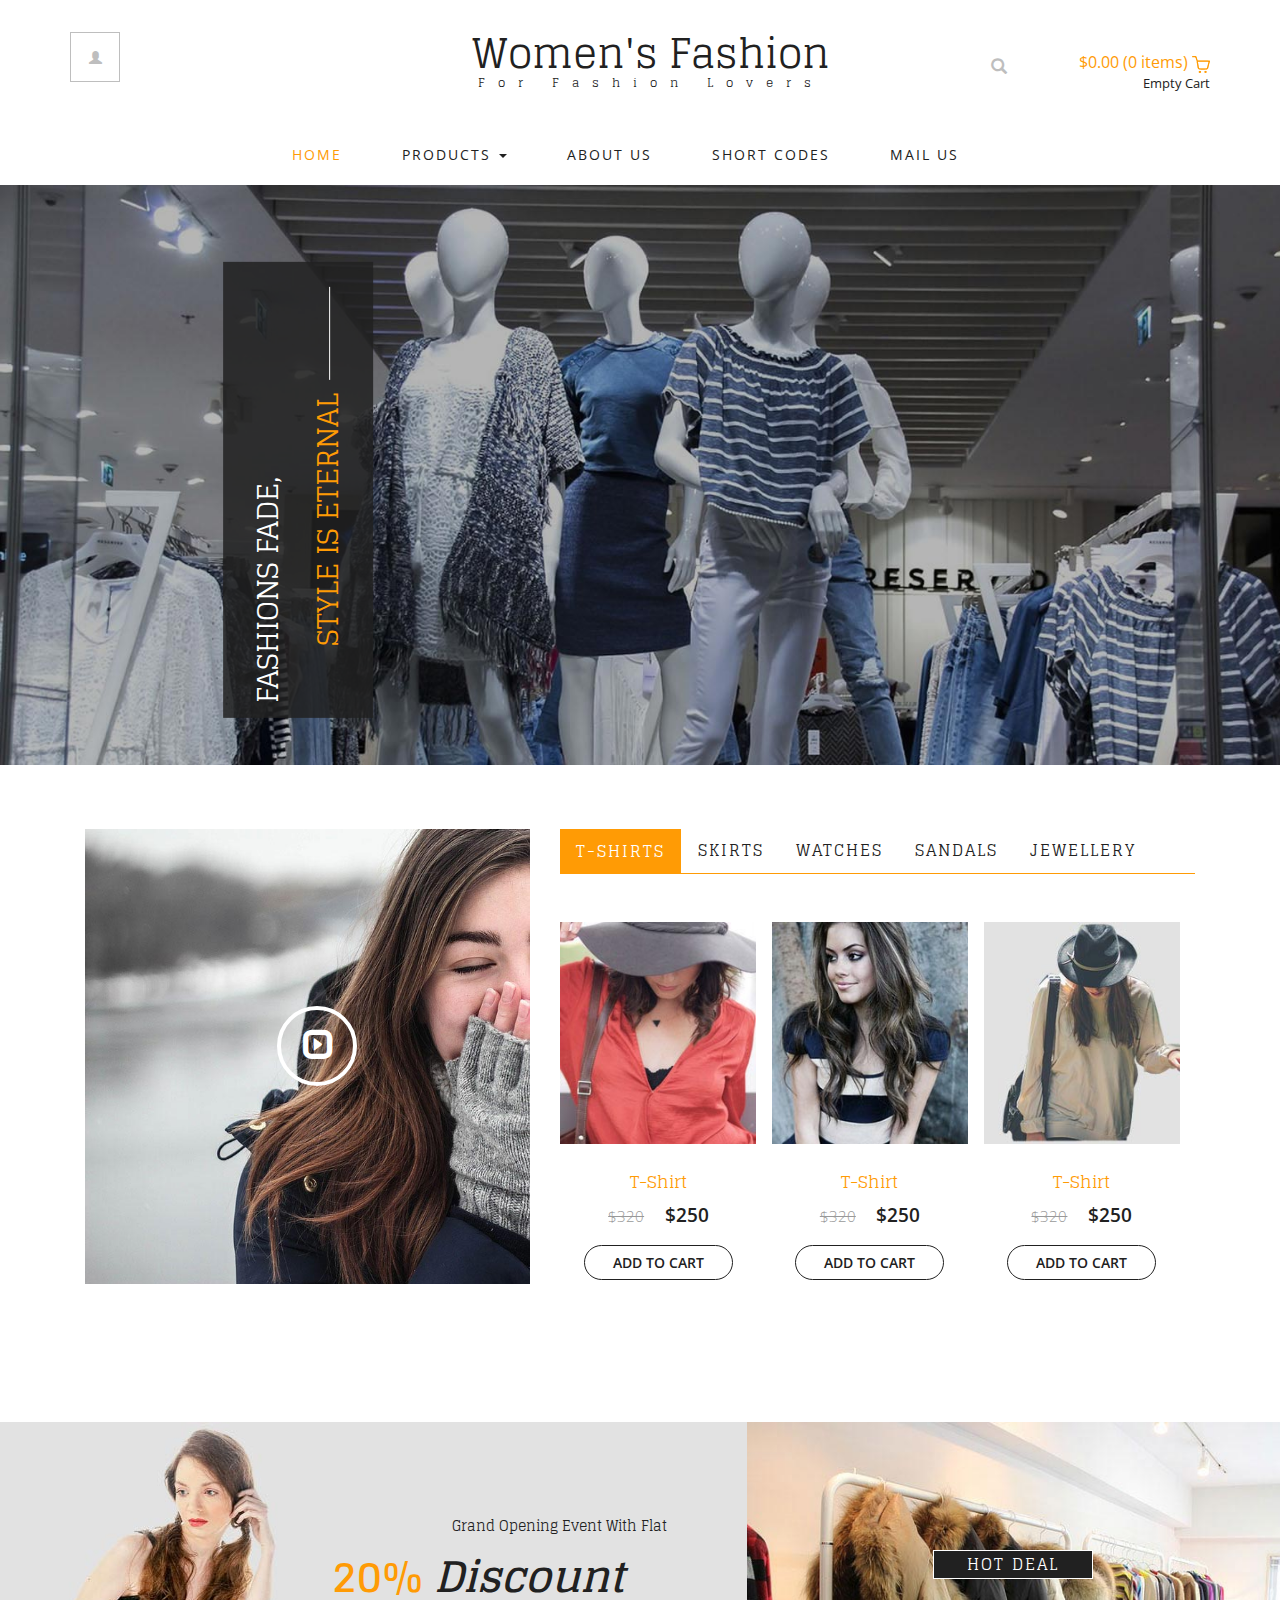
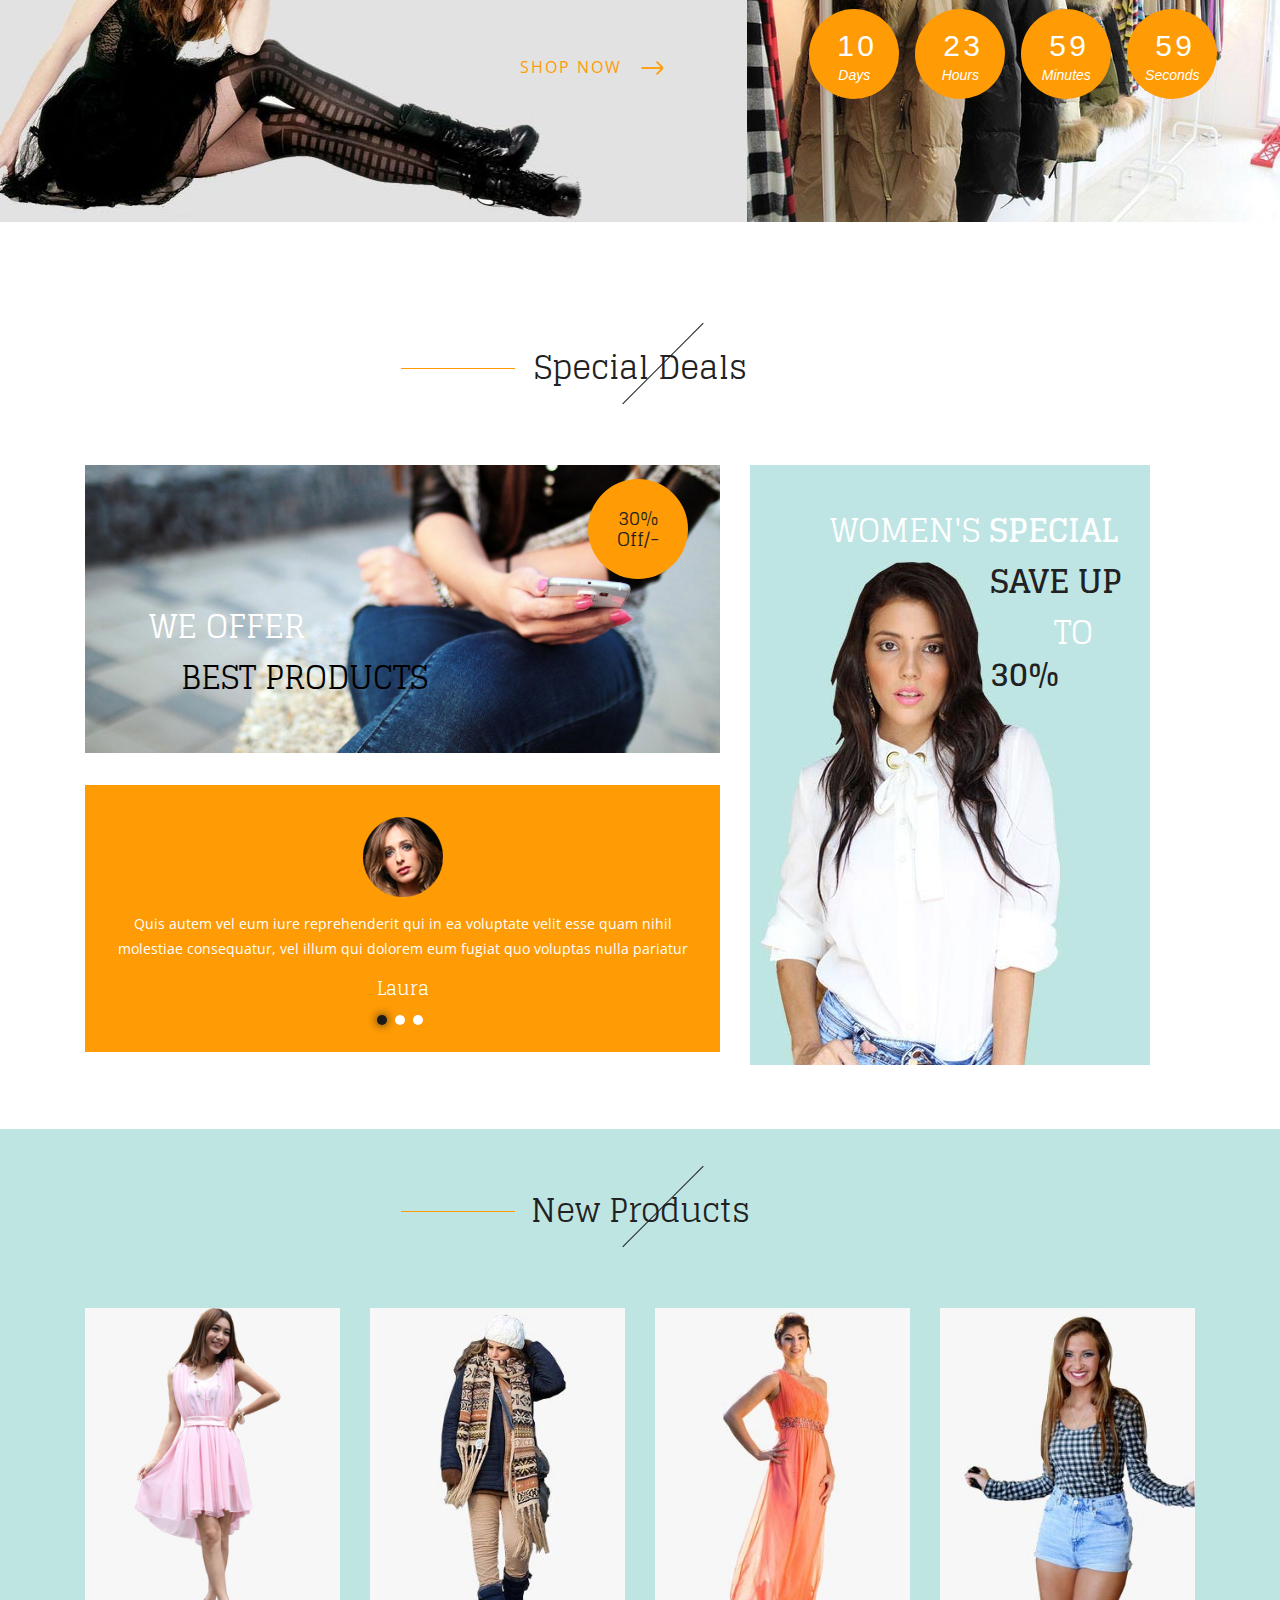
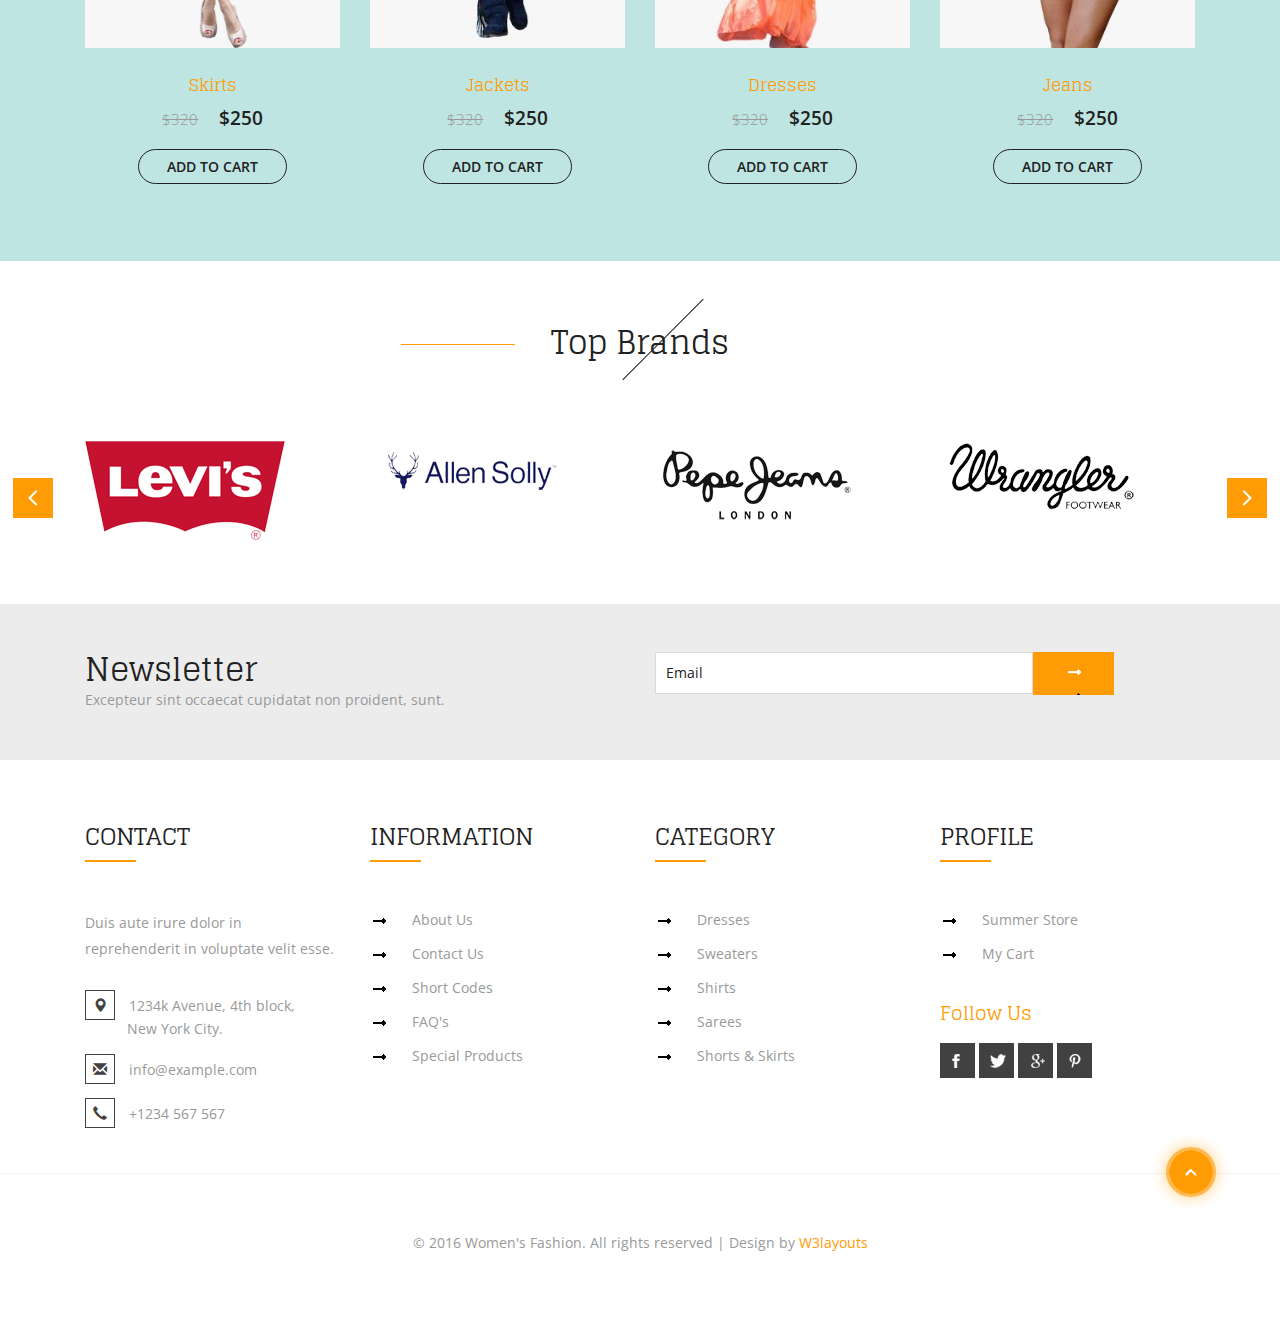
<file: web/index.html>
<!--
Author: W3layouts
Author URL: http://w3layouts.com
License: Creative Commons Attribution 3.0 Unported
License URL: http://creativecommons.org/licenses/by/3.0/
-->
<!DOCTYPE html>
<html>
<head>
<title>Women's Fashion a Ecommerce Online Shopping Category Flat Bootstrap Responsive Website Template | Home :: w3layouts</title>
<!-- for-mobile-apps -->
<meta name="viewport" content="width=device-width, initial-scale=1">
<meta http-equiv="Content-Type" content="text/html; charset=utf-8" />
<meta name="keywords" content="Women's Fashion Responsive web template, Bootstrap Web Templates, Flat Web Templates, Android Compatible web template, 
Smartphone Compatible web template, free webdesigns for Nokia, Samsung, LG, SonyEricsson, Motorola web design" />
<script type="application/x-javascript"> addEventListener("load", function() { setTimeout(hideURLbar, 0); }, false);
		function hideURLbar(){ window.scrollTo(0,1); } </script>
<!-- //for-mobile-apps -->
<link href="css/bootstrap.css" rel="stylesheet" type="text/css" media="all" />
<link href="css/style.css" rel="stylesheet" type="text/css" media="all" />
<link href="css/fasthover.css" rel="stylesheet" type="text/css" media="all" />
<!-- js -->
<script src="js/jquery.min.js"></script>
<!-- //js -->
<!-- countdown -->
<link rel="stylesheet" href="css/jquery.countdown.css" />
<!-- //countdown -->
<!-- cart -->
<script src="js/simpleCart.min.js"></script>
<!-- cart -->
<!-- for bootstrap working -->
<script type="text/javascript" src="js/bootstrap-3.1.1.min.js"></script>
<!-- //for bootstrap working -->
<link href='//fonts.googleapis.com/css?family=Glegoo:400,700' rel='stylesheet' type='text/css'>
<link href='//fonts.googleapis.com/css?family=Open+Sans:400,300,300italic,400italic,600,600italic,700,700italic,800,800italic' rel='stylesheet' type='text/css'>
<!-- start-smooth-scrolling -->
<script type="text/javascript">
	jQuery(document).ready(function($) {
		$(".scroll").click(function(event){		
			event.preventDefault();
			$('html,body').animate({scrollTop:$(this.hash).offset().top},1000);
		});
	});
</script>
<!-- //end-smooth-scrolling -->
</head>
	
<body>
<!-- header -->
	<!-- <div class="modal fade" id="myModal88" tabindex="-1" role="dialog" aria-labelledby="myModal88"
		aria-hidden="true">
		<div class="modal-dialog modal-lg">
			<div class="modal-content">
				<div class="modal-header">
					<button type="button" class="close" data-dismiss="modal" aria-hidden="true">
						&times;</button>
					<h4 class="modal-title" id="myModalLabel">
						Don't Wait, Login now!</h4>
				</div>
				<div class="modal-body modal-body-sub">
					<div class="row">
						<div class="col-md-8 modal_body_left modal_body_left1" style="border-right: 1px dotted #C2C2C2;padding-right:3em;">
							<div class="sap_tabs">	
								<div id="horizontalTab" style="display: block; width: 100%; margin: 0px;">
									<ul>
										<li class="resp-tab-item" aria-controls="tab_item-0"><span>Sign in</span></li>
										<li class="resp-tab-item" aria-controls="tab_item-1"><span>Sign up</span></li>
									</ul>		
									<div class="tab-1 resp-tab-content" aria-labelledby="tab_item-0">
										<div class="facts">
											<div class="register">
												<form action="#" method="post">			
													<input name="Email" placeholder="Email Address" type="text" required="">						
													<input name="Password" placeholder="Password" type="password" required="">										
													<div class="sign-up">
														<input type="submit" value="Sign in"/>
													</div>
												</form>
											</div>
										</div> 
									</div>	

									<div class="tab-2 resp-tab-content" aria-labelledby="tab_item-1">
										<div class="facts">
											<div class="register">
												<form action="#" method="post">			
													<input placeholder="Name" name="Name" type="text" required="">
													<input placeholder="Email Address" name="Email" type="email" required="">	
													<input placeholder="Password" name="Password" type="password" required="">	
													<input placeholder="Confirm Password" name="Password" type="password" required="">
													<div class="sign-up">
														<input type="submit" value="Create Account"/>
													</div>
												</form>
											</div>
										</div>
									</div> 			        					            	      
								</div>	
							</div>
							<script src="js/easyResponsiveTabs.js" type="text/javascript"></script>
							<script type="text/javascript">
								$(document).ready(function () {
									$('#horizontalTab').easyResponsiveTabs({
										type: 'default', //Types: default, vertical, accordion           
										width: 'auto', //auto or any width like 600px
										fit: true   // 100% fit in a container
									});
								});
							</script>
							<div id="OR" class="hidden-xs">
								OR</div>
						</div>
						<div class="col-md-4 modal_body_right modal_body_right1">
							<div class="row text-center sign-with">
								<div class="col-md-12">
									<h3 class="other-nw">
										Sign in with</h3>
								</div>
								<div class="col-md-12">
									<ul class="social">
										<li class="social_facebook"><a href="#" class="entypo-facebook"></a></li>
										<li class="social_dribbble"><a href="#" class="entypo-dribbble"></a></li>
										<li class="social_twitter"><a href="#" class="entypo-twitter"></a></li>
										<li class="social_behance"><a href="#" class="entypo-behance"></a></li>
									</ul>
								</div>
							</div>
						</div>
					</div>
				</div>
			</div>
		</div>
	</div>
	<script>
		$('#myModal88').modal('show');
	</script> -->
	<div class="header">
		<div class="container">
			<div class="w3l_login">
				<a href="#" data-toggle="modal" data-target="#myModal88"><span class="glyphicon glyphicon-user" aria-hidden="true"></span></a>
			</div>
			<div class="w3l_logo">
				<h1><a href="index.html">Women's Fashion<span>For Fashion Lovers</span></a></h1>
			</div>
			<div class="search">
				<input class="search_box" type="checkbox" id="search_box">
				<label class="icon-search" for="search_box"><span class="glyphicon glyphicon-search" aria-hidden="true"></span></label>
				<div class="search_form">
					<form action="#" method="post">
						<input type="text" name="Search" placeholder="Search...">
						<input type="submit" value="Send">
					</form>
				</div>
			</div>
			<div class="cart box_1">
				<a href="checkout.html">
					<div class="total">
					<span class="simpleCart_total"></span> (<span id="simpleCart_quantity" class="simpleCart_quantity"></span> items)</div>
					<img src="images/bag.png" alt="" />
				</a>
				<p><a href="javascript:;" class="simpleCart_empty">Empty Cart</a></p>
				<div class="clearfix"> </div>
			</div>	
			<div class="clearfix"> </div>
		</div>
	</div>
	<div class="navigation">
		<div class="container">
			<nav class="navbar navbar-default">
				<!-- Brand and toggle get grouped for better mobile display -->
				<div class="navbar-header nav_2">
					<button type="button" class="navbar-toggle collapsed navbar-toggle1" data-toggle="collapse" data-target="#bs-megadropdown-tabs">
						<span class="sr-only">Toggle navigation</span>
						<span class="icon-bar"></span>
						<span class="icon-bar"></span>
						<span class="icon-bar"></span>
					</button>
				</div> 
				<div class="collapse navbar-collapse" id="bs-megadropdown-tabs">
					<ul class="nav navbar-nav">
						<li class="active"><a href="index.html" class="act">Home</a></li>	
						<!-- Mega Menu -->
						<li class="dropdown">
							<a href="#" class="dropdown-toggle" data-toggle="dropdown">Products <b class="caret"></b></a>
							<ul class="dropdown-menu multi-column columns-3">
								<div class="row">
									<div class="col-sm-3">
										<ul class="multi-column-dropdown">
											<h6>Clothing</h6>
											<li><a href="dresses.html">Dresses<span>New</span></a></li>
											<li><a href="sweaters.html">Sweaters</a></li>
											<li><a href="skirts.html">Shorts & Skirts</a></li>
											<li><a href="jeans.html">Jeans</a></li>
											<li><a href="shirts.html">Shirts & Tops<span>New</span></a></li>
										</ul>
									</div>
									<div class="col-sm-3">
										<ul class="multi-column-dropdown">
											<h6>Ethnic Wear</h6>
											<li><a href="salwars.html">Salwars</a></li>
											<li><a href="sarees.html">Sarees<span>New</span></a></li>
											<li><a href="products.html"><i>Summer Store</i></a></li>
										</ul>
									</div>
									<div class="col-sm-2">
										<ul class="multi-column-dropdown">
											<h6>Foot Wear</h6>
											<li><a href="sandals.html">Flats</a></li>
											<li><a href="sandals.html">Sandals</a></li>
											<li><a href="sandals.html">Boots</a></li>
											<li><a href="sandals.html">Heels</a></li>
										</ul>
									</div>
									<div class="col-sm-4">
										<div class="w3ls_products_pos">
											<h4>50%<i>Off/-</i></h4>
											<img src="images/1.jpg" alt=" " class="img-responsive" />
										</div>
									</div>
									<div class="clearfix"></div>
								</div>
							</ul>
						</li>
						<li><a href="about.html">About Us</a></li>
						<li><a href="short-codes.html">Short Codes</a></li>
						<li><a href="mail.html">Mail Us</a></li>
					</ul>
				</div>
			</nav>
		</div>
	</div>
<!-- //header -->
<!-- banner -->
	<div class="banner" id="home1">
		<div class="container">
			<h3>fashions fade, <span>style is eternal</span></h3>
		</div>
	</div>
<!-- //banner -->

<!-- banner-bottom -->
	<div class="banner-bottom">
		<div class="container">
			<div class="col-md-5 wthree_banner_bottom_left">
				<div class="video-img">
					<a class="play-icon popup-with-zoom-anim" href="#small-dialog">
						<span class="glyphicon glyphicon-expand" aria-hidden="true"></span>
					</a>
				</div>
				<!-- pop-up-box -->    
						<link href="css/popuo-box.css" rel="stylesheet" type="text/css" property="" media="all" />
						<script src="js/jquery.magnific-popup.js" type="text/javascript"></script>
					<!--//pop-up-box -->
					<div id="small-dialog" class="mfp-hide">
						<iframe src="https://player.vimeo.com/video/23259282?title=0&byline=0&portrait=0"></iframe>
					</div>
					<script>
						$(document).ready(function() {
						$('.popup-with-zoom-anim').magnificPopup({
							type: 'inline',
							fixedContentPos: false,
							fixedBgPos: true,
							overflowY: 'auto',
							closeBtnInside: true,
							preloader: false,
							midClick: true,
							removalDelay: 300,
							mainClass: 'my-mfp-zoom-in'
						});
																						
						});
					</script>
			</div>
			<div class="col-md-7 wthree_banner_bottom_right">
				<div class="bs-example bs-example-tabs" role="tabpanel" data-example-id="togglable-tabs">
					<ul id="myTab" class="nav nav-tabs" role="tablist">
						<li role="presentation" class="active"><a href="#home" id="home-tab" role="tab" data-toggle="tab" aria-controls="home">T-shirts</a></li>
						<li role="presentation"><a href="#skirts" role="tab" id="skirts-tab" data-toggle="tab" aria-controls="skirts">Skirts</a></li>
						<li role="presentation"><a href="#watches" role="tab" id="watches-tab" data-toggle="tab" aria-controls="watches">Watches</a></li>
						<li role="presentation"><a href="#sandals" role="tab" id="sandals-tab" data-toggle="tab" aria-controls="sandals">Sandals</a></li>
						<li role="presentation"><a href="#jewellery" role="tab" id="jewellery-tab" data-toggle="tab" aria-controls="jewellery">Jewellery</a></li>
					</ul>
					<div id="myTabContent" class="tab-content">
						<div role="tabpanel" class="tab-pane fade active in" id="home" aria-labelledby="home-tab">
							<div class="agile_ecommerce_tabs">
								<div class="col-md-4 agile_ecommerce_tab_left">
									<div class="hs-wrapper">
										<img src="images/6.jpg" alt=" " class="img-responsive" />
										<img src="images/4.jpg" alt=" " class="img-responsive" />
										<img src="images/5.jpg" alt=" " class="img-responsive" />
										<img src="images/3.jpg" alt=" " class="img-responsive" />
										<img src="images/7.jpg" alt=" " class="img-responsive" />
										<img src="images/3.jpg" alt=" " class="img-responsive" />
										<img src="images/5.jpg" alt=" " class="img-responsive" />
										<img src="images/6.jpg" alt=" " class="img-responsive" />
										<div class="w3_hs_bottom">
											<ul>
												<li>
													<a href="#" data-toggle="modal" data-target="#myModal"><span class="glyphicon glyphicon-eye-open" aria-hidden="true"></span></a>
												</li>
											</ul>
										</div>
									</div>
									<h5><a href="single.html">T-Shirt</a></h5>
									<div class="simpleCart_shelfItem">
										<p><span>$320</span> <i class="item_price">$250</i></p>
										<p><a class="item_add" href="#">Add to cart</a></p>
									</div>
								</div>
								<div class="col-md-4 agile_ecommerce_tab_left">
									<div class="hs-wrapper">
										<img src="images/4.jpg" alt=" " class="img-responsive" />
										<img src="images/6.jpg" alt=" " class="img-responsive" />
										<img src="images/5.jpg" alt=" " class="img-responsive" />
										<img src="images/3.jpg" alt=" " class="img-responsive" />
										<img src="images/7.jpg" alt=" " class="img-responsive" />
										<img src="images/3.jpg" alt=" " class="img-responsive" />
										<img src="images/5.jpg" alt=" " class="img-responsive" />
										<img src="images/6.jpg" alt=" " class="img-responsive" />
										<div class="w3_hs_bottom">
											<ul>
												<li>
													<a href="#" data-toggle="modal" data-target="#myModal"><span class="glyphicon glyphicon-eye-open" aria-hidden="true"></span></a>
												</li>
											</ul>
										</div>
									</div>
									<h5><a href="single.html">T-Shirt</a></h5>
									<div class="simpleCart_shelfItem">
										<p><span>$320</span> <i class="item_price">$250</i></p>
										<p><a class="item_add" href="#">Add to cart</a></p>
									</div>
								</div>
								<div class="col-md-4 agile_ecommerce_tab_left">
									<div class="hs-wrapper">
										<img src="images/5.jpg" alt=" " class="img-responsive" />
										<img src="images/6.jpg" alt=" " class="img-responsive" />
										<img src="images/4.jpg" alt=" " class="img-responsive" />
										<img src="images/3.jpg" alt=" " class="img-responsive" />
										<img src="images/7.jpg" alt=" " class="img-responsive" />
										<img src="images/3.jpg" alt=" " class="img-responsive" />
										<img src="images/5.jpg" alt=" " class="img-responsive" />
										<img src="images/6.jpg" alt=" " class="img-responsive" />
										<div class="w3_hs_bottom">
											<ul>
												<li>
													<a href="#" data-toggle="modal" data-target="#myModal"><span class="glyphicon glyphicon-eye-open" aria-hidden="true"></span></a>
												</li>
											</ul>
										</div>
									</div>
									<h5><a href="single.html">T-Shirt</a></h5>
									<div class="simpleCart_shelfItem">
										<p><span>$320</span> <i class="item_price">$250</i></p>
										<p><a class="item_add" href="#">Add to cart</a></p>
									</div>
								</div>
								<div class="clearfix"> </div>
							</div>
						</div>
						<div role="tabpanel" class="tab-pane fade" id="skirts" aria-labelledby="skirts-tab">
							<div class="agile_ecommerce_tabs">
								<div class="col-md-4 agile_ecommerce_tab_left">
									<div class="hs-wrapper">
										<img src="images/8.jpg" alt=" " class="img-responsive" />
										<img src="images/9.jpg" alt=" " class="img-responsive" />
										<img src="images/10.jpg" alt=" " class="img-responsive" />
										<img src="images/8.jpg" alt=" " class="img-responsive" />
										<img src="images/9.jpg" alt=" " class="img-responsive" />
										<img src="images/10.jpg" alt=" " class="img-responsive" />
										<img src="images/8.jpg" alt=" " class="img-responsive" />
										<img src="images/9.jpg" alt=" " class="img-responsive" />
										<div class="w3_hs_bottom">
											<ul>
												<li>
													<a href="#" data-toggle="modal" data-target="#myModal6"><span class="glyphicon glyphicon-eye-open" aria-hidden="true"></span></a>
												</li>
											</ul>
										</div>
									</div>
									<h5><a href="single.html">Skirt</a></h5>
									<div class="simpleCart_shelfItem">
										<p><span>$320</span> <i class="item_price">$250</i></p>
										<p><a class="item_add" href="#">Add to cart</a></p>
									</div>
								</div>
								<div class="col-md-4 agile_ecommerce_tab_left">
									<div class="hs-wrapper">
										<img src="images/9.jpg" alt=" " class="img-responsive" />
										<img src="images/8.jpg" alt=" " class="img-responsive" />
										<img src="images/10.jpg" alt=" " class="img-responsive" />
										<img src="images/8.jpg" alt=" " class="img-responsive" />
										<img src="images/9.jpg" alt=" " class="img-responsive" />
										<img src="images/10.jpg" alt=" " class="img-responsive" />
										<img src="images/8.jpg" alt=" " class="img-responsive" />
										<img src="images/9.jpg" alt=" " class="img-responsive" />
										<div class="w3_hs_bottom">
											<ul>
												<li>
													<a href="#" data-toggle="modal" data-target="#myModal6"><span class="glyphicon glyphicon-eye-open" aria-hidden="true"></span></a>
												</li>
											</ul>
										</div>
									</div>
									<h5><a href="single.html">Skirt</a></h5>
									<div class="simpleCart_shelfItem">
										<p><span>$320</span> <i class="item_price">$250</i></p>
										<p><a class="item_add" href="#">Add to cart</a></p>
									</div>
								</div>
								<div class="col-md-4 agile_ecommerce_tab_left">
									<div class="hs-wrapper">
										<img src="images/10.jpg" alt=" " class="img-responsive" />
										<img src="images/8.jpg" alt=" " class="img-responsive" />
										<img src="images/9.jpg" alt=" " class="img-responsive" />
										<img src="images/8.jpg" alt=" " class="img-responsive" />
										<img src="images/9.jpg" alt=" " class="img-responsive" />
										<img src="images/10.jpg" alt=" " class="img-responsive" />
										<img src="images/8.jpg" alt=" " class="img-responsive" />
										<img src="images/9.jpg" alt=" " class="img-responsive" />
										<div class="w3_hs_bottom">
											<ul>
												<li>
													<a href="#" data-toggle="modal" data-target="#myModal6"><span class="glyphicon glyphicon-eye-open" aria-hidden="true"></span></a>
												</li>
											</ul>
										</div>
									</div>
									<h5><a href="single.html">Skirt</a></h5>
									<div class="simpleCart_shelfItem">
										<p><span>$320</span> <i class="item_price">$250</i></p>
										<p><a class="item_add" href="#">Add to cart</a></p>
									</div>
								</div>
								<div class="clearfix"> </div>
							</div>
						</div>
						<div role="tabpanel" class="tab-pane fade" id="watches" aria-labelledby="watches-tab">
							<div class="agile_ecommerce_tabs">
								<div class="col-md-4 agile_ecommerce_tab_left">
									<div class="hs-wrapper">
										<img src="images/11.jpg" alt=" " class="img-responsive" />
										<img src="images/12.jpg" alt=" " class="img-responsive" />
										<img src="images/13.jpg" alt=" " class="img-responsive" />
										<img src="images/11.jpg" alt=" " class="img-responsive" />
										<img src="images/12.jpg" alt=" " class="img-responsive" />
										<img src="images/13.jpg" alt=" " class="img-responsive" />
										<img src="images/11.jpg" alt=" " class="img-responsive" />
										<img src="images/12.jpg" alt=" " class="img-responsive" />
										<div class="w3_hs_bottom">
											<ul>
												<li>
													<a href="#" data-toggle="modal" data-target="#myModal2"><span class="glyphicon glyphicon-eye-open" aria-hidden="true"></span></a>
												</li>
											</ul>
										</div>
									</div>
									<h5><a href="single.html">Watch</a></h5>
									<div class="simpleCart_shelfItem">
										<p><span>$320</span> <i class="item_price">$250</i></p>
										<p><a class="item_add" href="#">Add to cart</a></p>
									</div>
								</div>
								<div class="col-md-4 agile_ecommerce_tab_left">
									<div class="hs-wrapper">
										<img src="images/12.jpg" alt=" " class="img-responsive" />
										<img src="images/11.jpg" alt=" " class="img-responsive" />
										<img src="images/13.jpg" alt=" " class="img-responsive" />
										<img src="images/11.jpg" alt=" " class="img-responsive" />
										<img src="images/12.jpg" alt=" " class="img-responsive" />
										<img src="images/13.jpg" alt=" " class="img-responsive" />
										<img src="images/11.jpg" alt=" " class="img-responsive" />
										<img src="images/12.jpg" alt=" " class="img-responsive" />
										<div class="w3_hs_bottom">
											<ul>
												<li>
													<a href="#" data-toggle="modal" data-target="#myModal2"><span class="glyphicon glyphicon-eye-open" aria-hidden="true"></span></a>
												</li>
											</ul>
										</div>
									</div>
									<h5><a href="single.html">Watch</a></h5>
									<div class="simpleCart_shelfItem">
										<p><span>$320</span> <i class="item_price">$250</i></p>
										<p><a class="item_add" href="#">Add to cart</a></p>
									</div>
								</div>
								<div class="col-md-4 agile_ecommerce_tab_left">
									<div class="hs-wrapper">
										<img src="images/13.jpg" alt=" " class="img-responsive" />
										<img src="images/11.jpg" alt=" " class="img-responsive" />
										<img src="images/12.jpg" alt=" " class="img-responsive" />
										<img src="images/11.jpg" alt=" " class="img-responsive" />
										<img src="images/12.jpg" alt=" " class="img-responsive" />
										<img src="images/13.jpg" alt=" " class="img-responsive" />
										<img src="images/11.jpg" alt=" " class="img-responsive" />
										<img src="images/12.jpg" alt=" " class="img-responsive" />
										<div class="w3_hs_bottom">
											<ul>
												<li>
													<a href="#" data-toggle="modal" data-target="#myModal2"><span class="glyphicon glyphicon-eye-open" aria-hidden="true"></span></a>
												</li>
											</ul>
										</div>
									</div>
									<h5><a href="single.html">Watch</a></h5>
									<div class="simpleCart_shelfItem">
										<p><span>$320</span> <i class="item_price">$250</i></p>
										<p><a class="item_add" href="#">Add to cart</a></p>
									</div>
								</div>
								<div class="clearfix"> </div>
							</div>
						</div>
						<div role="tabpanel" class="tab-pane fade" id="sandals" aria-labelledby="sandals-tab">
							<div class="agile_ecommerce_tabs">
								<div class="col-md-4 agile_ecommerce_tab_left">
									<div class="hs-wrapper">
										<img src="images/14.jpg" alt=" " class="img-responsive" />
										<img src="images/15.jpg" alt=" " class="img-responsive" />
										<img src="images/16.jpg" alt=" " class="img-responsive" />
										<img src="images/14.jpg" alt=" " class="img-responsive" />
										<img src="images/15.jpg" alt=" " class="img-responsive" />
										<img src="images/16.jpg" alt=" " class="img-responsive" />
										<img src="images/14.jpg" alt=" " class="img-responsive" />
										<img src="images/15.jpg" alt=" " class="img-responsive" />
										<div class="w3_hs_bottom">
											<ul>
												<li>
													<a href="#" data-toggle="modal" data-target="#myModal3"><span class="glyphicon glyphicon-eye-open" aria-hidden="true"></span></a>
												</li>
											</ul>
										</div>
									</div>
									<h5><a href="single.html">Sandal</a></h5>
									<div class="simpleCart_shelfItem">
										<p><span>$320</span> <i class="item_price">$250</i></p>
										<p><a class="item_add" href="#">Add to cart</a></p>
									</div>
								</div>
								<div class="col-md-4 agile_ecommerce_tab_left">
									<div class="hs-wrapper">
										<img src="images/15.jpg" alt=" " class="img-responsive" />
										<img src="images/14.jpg" alt=" " class="img-responsive" />
										<img src="images/16.jpg" alt=" " class="img-responsive" />
										<img src="images/14.jpg" alt=" " class="img-responsive" />
										<img src="images/15.jpg" alt=" " class="img-responsive" />
										<img src="images/16.jpg" alt=" " class="img-responsive" />
										<img src="images/14.jpg" alt=" " class="img-responsive" />
										<img src="images/15.jpg" alt=" " class="img-responsive" />
										<div class="w3_hs_bottom">
											<ul>
												<li>
													<a href="#" data-toggle="modal" data-target="#myModal3"><span class="glyphicon glyphicon-eye-open" aria-hidden="true"></span></a>
												</li>
											</ul>
										</div>
									</div>
									<h5><a href="single.html">Sandal</a></h5>
									<div class="simpleCart_shelfItem">
										<p><span>$320</span> <i class="item_price">$250</i></p>
										<p><a class="item_add" href="#">Add to cart</a></p>
									</div>
								</div>
								<div class="col-md-4 agile_ecommerce_tab_left">
									<div class="hs-wrapper">
										<img src="images/16.jpg" alt=" " class="img-responsive" />
										<img src="images/14.jpg" alt=" " class="img-responsive" />
										<img src="images/15.jpg" alt=" " class="img-responsive" />
										<img src="images/14.jpg" alt=" " class="img-responsive" />
										<img src="images/15.jpg" alt=" " class="img-responsive" />
										<img src="images/16.jpg" alt=" " class="img-responsive" />
										<img src="images/14.jpg" alt=" " class="img-responsive" />
										<img src="images/15.jpg" alt=" " class="img-responsive" />
										<div class="w3_hs_bottom">
											<ul>
												<li>
													<a href="#" data-toggle="modal" data-target="#myModal3"><span class="glyphicon glyphicon-eye-open" aria-hidden="true"></span></a>
												</li>
											</ul>
										</div>
									</div>
									<h5><a href="single.html">Sandal</a></h5>
									<div class="simpleCart_shelfItem">
										<p><span>$320</span> <i class="item_price">$250</i></p>
										<p><a class="item_add" href="#">Add to cart</a></p>
									</div>
								</div>
								<div class="clearfix"> </div>
							</div>
						</div>
						<div role="tabpanel" class="tab-pane fade" id="jewellery" aria-labelledby="jewellery-tab">
							<div class="agile_ecommerce_tabs">
								<div class="col-md-4 agile_ecommerce_tab_left">
									<div class="hs-wrapper">
										<img src="images/17.jpg" alt=" " class="img-responsive" />
										<img src="images/18.jpg" alt=" " class="img-responsive" />
										<img src="images/19.jpg" alt=" " class="img-responsive" />
										<img src="images/17.jpg" alt=" " class="img-responsive" />
										<img src="images/18.jpg" alt=" " class="img-responsive" />
										<img src="images/19.jpg" alt=" " class="img-responsive" />
										<img src="images/17.jpg" alt=" " class="img-responsive" />
										<img src="images/18.jpg" alt=" " class="img-responsive" />
										<div class="w3_hs_bottom">
											<ul>
												<li>
													<a href="#" data-toggle="modal" data-target="#myModal4"><span class="glyphicon glyphicon-eye-open" aria-hidden="true"></span></a>
												</li>
											</ul>
										</div>
									</div>
									<h5><a href="single.html">Jewellery</a></h5>
									<div class="simpleCart_shelfItem">
										<p><span>$320</span> <i class="item_price">$250</i></p>
										<p><a class="item_add" href="#">Add to cart</a></p>
									</div>
								</div>
								<div class="col-md-4 agile_ecommerce_tab_left">
									<div class="hs-wrapper">
										<img src="images/18.jpg" alt=" " class="img-responsive" />
										<img src="images/17.jpg" alt=" " class="img-responsive" />
										<img src="images/19.jpg" alt=" " class="img-responsive" />
										<img src="images/17.jpg" alt=" " class="img-responsive" />
										<img src="images/18.jpg" alt=" " class="img-responsive" />
										<img src="images/19.jpg" alt=" " class="img-responsive" />
										<img src="images/17.jpg" alt=" " class="img-responsive" />
										<img src="images/18.jpg" alt=" " class="img-responsive" />
										<div class="w3_hs_bottom">
											<ul>
												<li>
													<a href="#" data-toggle="modal" data-target="#myModal4"><span class="glyphicon glyphicon-eye-open" aria-hidden="true"></span></a>
												</li>
											</ul>
										</div>
									</div>
									<h5><a href="single.html">Jewellery</a></h5>
									<div class="simpleCart_shelfItem">
										<p><span>$320</span> <i class="item_price">$250</i></p>
										<p><a class="item_add" href="#">Add to cart</a></p>
									</div>
								</div>
								<div class="col-md-4 agile_ecommerce_tab_left">
									<div class="hs-wrapper">
										<img src="images/19.jpg" alt=" " class="img-responsive" />
										<img src="images/17.jpg" alt=" " class="img-responsive" />
										<img src="images/18.jpg" alt=" " class="img-responsive" />
										<img src="images/17.jpg" alt=" " class="img-responsive" />
										<img src="images/18.jpg" alt=" " class="img-responsive" />
										<img src="images/19.jpg" alt=" " class="img-responsive" />
										<img src="images/17.jpg" alt=" " class="img-responsive" />
										<img src="images/18.jpg" alt=" " class="img-responsive" />
										<div class="w3_hs_bottom">
											<ul>
												<li>
													<a href="#" data-toggle="modal" data-target="#myModal4"><span class="glyphicon glyphicon-eye-open" aria-hidden="true"></span></a>
												</li>
											</ul>
										</div>
									</div>
									<h5><a href="single.html">Jewellery</a></h5>
									<div class="simpleCart_shelfItem">
										<p><span>$320</span> <i class="item_price">$250</i></p>
										<p><a class="item_add" href="#">Add to cart</a></p>
									</div>
								</div>
								<div class="clearfix"> </div>
							</div>
						</div>
					</div>
				</div>
					<!--modal-video-->
				<div class="modal video-modal fade" id="myModal" tabindex="-1" role="dialog" aria-labelledby="myModal">
					<div class="modal-dialog" role="document">
						<div class="modal-content">
							<div class="modal-header">
								<button type="button" class="close" data-dismiss="modal" aria-label="Close"><span aria-hidden="true">&times;</span></button>						
							</div>
							<section>
								<div class="modal-body">
									<div class="col-md-5 modal_body_left">
										<img src="images/20.jpg" alt=" " class="img-responsive" />
									</div>
									<div class="col-md-7 modal_body_right">
										<h4>a good look women's shirt</h4>
										<p>Ut enim ad minim veniam, quis nostrud 
											exercitation ullamco laboris nisi ut aliquip ex ea 
											commodo consequat.Duis aute irure dolor in 
											reprehenderit in voluptate velit esse cillum dolore 
											eu fugiat nulla pariatur. Excepteur sint occaecat 
											cupidatat non proident, sunt in culpa qui officia 
											deserunt mollit anim id est laborum.</p>
										<div class="rating">
											<div class="rating-left">
												<img src="images/star-.png" alt=" " class="img-responsive" />
											</div>
											<div class="rating-left">
												<img src="images/star-.png" alt=" " class="img-responsive" />
											</div>
											<div class="rating-left">
												<img src="images/star-.png" alt=" " class="img-responsive" />
											</div>
											<div class="rating-left">
												<img src="images/star.png" alt=" " class="img-responsive" />
											</div>
											<div class="rating-left">
												<img src="images/star.png" alt=" " class="img-responsive" />
											</div>
											<div class="clearfix"> </div>
										</div>
										<div class="modal_body_right_cart simpleCart_shelfItem">
											<p><span>$320</span> <i class="item_price">$250</i></p>
											<p><a class="item_add" href="#">Add to cart</a></p>
										</div>
										<h5>Color</h5>
										<div class="color-quality">
											<ul>
												<li><a href="#"><span></span>Red</a></li>
												<li><a href="#" class="brown"><span></span>Yellow</a></li>
												<li><a href="#" class="purple"><span></span>Purple</a></li>
												<li><a href="#" class="gray"><span></span>Violet</a></li>
											</ul>
										</div>
									</div>
									<div class="clearfix"> </div>
								</div>
							</section>
						</div>
					</div>
				</div>
				<div class="modal video-modal fade" id="myModal1" tabindex="-1" role="dialog" aria-labelledby="myModal1">
					<div class="modal-dialog" role="document">
						<div class="modal-content">
							<div class="modal-header">
								<button type="button" class="close" data-dismiss="modal" aria-label="Close"><span aria-hidden="true">&times;</span></button>						
							</div>
							<section>
								<div class="modal-body">
									<div class="col-md-5 modal_body_left">
										<img src="images/63.jpg" alt=" " class="img-responsive" />
									</div>
									<div class="col-md-7 modal_body_right">
										<h4>a good look black women's jeans</h4>
										<p>Ut enim ad minim veniam, quis nostrud 
											exercitation ullamco laboris nisi ut aliquip ex ea 
											commodo consequat.Duis aute irure dolor in 
											reprehenderit in voluptate velit esse cillum dolore 
											eu fugiat nulla pariatur. Excepteur sint occaecat 
											cupidatat non proident, sunt in culpa qui officia 
											deserunt mollit anim id est laborum.</p>
										<div class="rating">
											<div class="rating-left">
												<img src="images/star-.png" alt=" " class="img-responsive" />
											</div>
											<div class="rating-left">
												<img src="images/star-.png" alt=" " class="img-responsive" />
											</div>
											<div class="rating-left">
												<img src="images/star-.png" alt=" " class="img-responsive" />
											</div>
											<div class="rating-left">
												<img src="images/star.png" alt=" " class="img-responsive" />
											</div>
											<div class="rating-left">
												<img src="images/star.png" alt=" " class="img-responsive" />
											</div>
											<div class="clearfix"> </div>
										</div>
										<div class="modal_body_right_cart simpleCart_shelfItem">
											<p><span>$320</span> <i class="item_price">$250</i></p>
											<p><a class="item_add" href="#">Add to cart</a></p>
										</div>
										<h5>Color</h5>
										<div class="color-quality">
											<ul>
												<li><a href="#"><span></span>Red</a></li>
												<li><a href="#" class="brown"><span></span>Yellow</a></li>
												<li><a href="#" class="purple"><span></span>Purple</a></li>
												<li><a href="#" class="gray"><span></span>Violet</a></li>
											</ul>
										</div>
									</div>
									<div class="clearfix"> </div>
								</div>
							</section>
						</div>
					</div>
				</div>
				<div class="modal video-modal fade" id="myModal2" tabindex="-1" role="dialog" aria-labelledby="myModal2">
					<div class="modal-dialog" role="document">
						<div class="modal-content">
							<div class="modal-header">
								<button type="button" class="close" data-dismiss="modal" aria-label="Close"><span aria-hidden="true">&times;</span></button>						
							</div>
							<section>
								<div class="modal-body">
									<div class="col-md-5 modal_body_left">
										<img src="images/23.jpg" alt=" " class="img-responsive" />
									</div>
									<div class="col-md-7 modal_body_right">
										<h4>a good look women's Watch</h4>
										<p>Ut enim ad minim veniam, quis nostrud 
											exercitation ullamco laboris nisi ut aliquip ex ea 
											commodo consequat.Duis aute irure dolor in 
											reprehenderit in voluptate velit esse cillum dolore 
											eu fugiat nulla pariatur. Excepteur sint occaecat 
											cupidatat non proident, sunt in culpa qui officia 
											deserunt mollit anim id est laborum.</p>
										<div class="rating">
											<div class="rating-left">
												<img src="images/star-.png" alt=" " class="img-responsive" />
											</div>
											<div class="rating-left">
												<img src="images/star-.png" alt=" " class="img-responsive" />
											</div>
											<div class="rating-left">
												<img src="images/star-.png" alt=" " class="img-responsive" />
											</div>
											<div class="rating-left">
												<img src="images/star.png" alt=" " class="img-responsive" />
											</div>
											<div class="rating-left">
												<img src="images/star.png" alt=" " class="img-responsive" />
											</div>
											<div class="clearfix"> </div>
										</div>
										<div class="modal_body_right_cart simpleCart_shelfItem">
											<p><span>$320</span> <i class="item_price">$250</i></p>
											<p><a class="item_add" href="#">Add to cart</a></p>
										</div>
										<h5>Color</h5>
										<div class="color-quality">
											<ul>
												<li><a href="#"><span></span>Red</a></li>
												<li><a href="#" class="brown"><span></span>Yellow</a></li>
												<li><a href="#" class="purple"><span></span>Purple</a></li>
												<li><a href="#" class="gray"><span></span>Violet</a></li>
											</ul>
										</div>
									</div>
									<div class="clearfix"> </div>
								</div>
							</section>
						</div>
					</div>
				</div>
				<div class="modal video-modal fade" id="myModal3" tabindex="-1" role="dialog" aria-labelledby="myModal3">
					<div class="modal-dialog" role="document">
						<div class="modal-content">
							<div class="modal-header">
								<button type="button" class="close" data-dismiss="modal" aria-label="Close"><span aria-hidden="true">&times;</span></button>						
							</div>
							<section>
								<div class="modal-body">
									<div class="col-md-5 modal_body_left">
										<img src="images/24.jpg" alt=" " class="img-responsive" />
									</div>
									<div class="col-md-7 modal_body_right">
										<h4>a good look women's Sandal</h4>
										<p>Ut enim ad minim veniam, quis nostrud 
											exercitation ullamco laboris nisi ut aliquip ex ea 
											commodo consequat.Duis aute irure dolor in 
											reprehenderit in voluptate velit esse cillum dolore 
											eu fugiat nulla pariatur. Excepteur sint occaecat 
											cupidatat non proident, sunt in culpa qui officia 
											deserunt mollit anim id est laborum.</p>
										<div class="rating">
											<div class="rating-left">
												<img src="images/star-.png" alt=" " class="img-responsive" />
											</div>
											<div class="rating-left">
												<img src="images/star-.png" alt=" " class="img-responsive" />
											</div>
											<div class="rating-left">
												<img src="images/star-.png" alt=" " class="img-responsive" />
											</div>
											<div class="rating-left">
												<img src="images/star.png" alt=" " class="img-responsive" />
											</div>
											<div class="rating-left">
												<img src="images/star.png" alt=" " class="img-responsive" />
											</div>
											<div class="clearfix"> </div>
										</div>
										<div class="modal_body_right_cart simpleCart_shelfItem">
											<p><span>$320</span> <i class="item_price">$250</i></p>
											<p><a class="item_add" href="#">Add to cart</a></p>
										</div>
										<h5>Color</h5>
										<div class="color-quality">
											<ul>
												<li><a href="#"><span></span>Red</a></li>
												<li><a href="#" class="brown"><span></span>Yellow</a></li>
												<li><a href="#" class="purple"><span></span>Purple</a></li>
												<li><a href="#" class="gray"><span></span>Violet</a></li>
											</ul>
										</div>
									</div>
									<div class="clearfix"> </div>
								</div>
							</section>
						</div>
					</div>
				</div>
				<div class="modal video-modal fade" id="myModal4" tabindex="-1" role="dialog" aria-labelledby="myModal4">
					<div class="modal-dialog" role="document">
						<div class="modal-content">
							<div class="modal-header">
								<button type="button" class="close" data-dismiss="modal" aria-label="Close"><span aria-hidden="true">&times;</span></button>						
							</div>
							<section>
								<div class="modal-body">
									<div class="col-md-5 modal_body_left">
										<img src="images/22.jpg" alt=" " class="img-responsive" />
									</div>
									<div class="col-md-7 modal_body_right">
										<h4>a good look women's Necklace</h4>
										<p>Ut enim ad minim veniam, quis nostrud 
											exercitation ullamco laboris nisi ut aliquip ex ea 
											commodo consequat.Duis aute irure dolor in 
											reprehenderit in voluptate velit esse cillum dolore 
											eu fugiat nulla pariatur. Excepteur sint occaecat 
											cupidatat non proident, sunt in culpa qui officia 
											deserunt mollit anim id est laborum.</p>
										<div class="rating">
											<div class="rating-left">
												<img src="images/star-.png" alt=" " class="img-responsive" />
											</div>
											<div class="rating-left">
												<img src="images/star-.png" alt=" " class="img-responsive" />
											</div>
											<div class="rating-left">
												<img src="images/star-.png" alt=" " class="img-responsive" />
											</div>
											<div class="rating-left">
												<img src="images/star.png" alt=" " class="img-responsive" />
											</div>
											<div class="rating-left">
												<img src="images/star.png" alt=" " class="img-responsive" />
											</div>
											<div class="clearfix"> </div>
										</div>
										<div class="modal_body_right_cart simpleCart_shelfItem">
											<p><span>$320</span> <i class="item_price">$250</i></p>
											<p><a class="item_add" href="#">Add to cart</a></p>
										</div>
										<h5>Color</h5>
										<div class="color-quality">
											<ul>
												<li><a href="#"><span></span>Red</a></li>
												<li><a href="#" class="brown"><span></span>Yellow</a></li>
												<li><a href="#" class="purple"><span></span>Purple</a></li>
												<li><a href="#" class="gray"><span></span>Violet</a></li>
											</ul>
										</div>
									</div>
									<div class="clearfix"> </div>
								</div>
							</section>
						</div>
					</div>
				</div>
				<div class="modal video-modal fade" id="myModal5" tabindex="-1" role="dialog" aria-labelledby="myModal5">
					<div class="modal-dialog" role="document">
						<div class="modal-content">
							<div class="modal-header">
								<button type="button" class="close" data-dismiss="modal" aria-label="Close"><span aria-hidden="true">&times;</span></button>						
							</div>
							<section>
								<div class="modal-body">
									<div class="col-md-5 modal_body_left">
										<img src="images/35.jpg" alt=" " class="img-responsive" />
									</div>
									<div class="col-md-7 modal_body_right">
										<h4>a good look women's Jacket</h4>
										<p>Ut enim ad minim veniam, quis nostrud 
											exercitation ullamco laboris nisi ut aliquip ex ea 
											commodo consequat.Duis aute irure dolor in 
											reprehenderit in voluptate velit esse cillum dolore 
											eu fugiat nulla pariatur. Excepteur sint occaecat 
											cupidatat non proident, sunt in culpa qui officia 
											deserunt mollit anim id est laborum.</p>
										<div class="rating">
											<div class="rating-left">
												<img src="images/star-.png" alt=" " class="img-responsive" />
											</div>
											<div class="rating-left">
												<img src="images/star-.png" alt=" " class="img-responsive" />
											</div>
											<div class="rating-left">
												<img src="images/star-.png" alt=" " class="img-responsive" />
											</div>
											<div class="rating-left">
												<img src="images/star.png" alt=" " class="img-responsive" />
											</div>
											<div class="rating-left">
												<img src="images/star.png" alt=" " class="img-responsive" />
											</div>
											<div class="clearfix"> </div>
										</div>
										<div class="modal_body_right_cart simpleCart_shelfItem">
											<p><span>$320</span> <i class="item_price">$250</i></p>
											<p><a class="item_add" href="#">Add to cart</a></p>
										</div>
										<h5>Color</h5>
										<div class="color-quality">
											<ul>
												<li><a href="#"><span></span>Red</a></li>
												<li><a href="#" class="brown"><span></span>Yellow</a></li>
												<li><a href="#" class="purple"><span></span>Purple</a></li>
												<li><a href="#" class="gray"><span></span>Violet</a></li>
											</ul>
										</div>
									</div>
									<div class="clearfix"> </div>
								</div>
							</section>
						</div>
					</div>
				</div>
				<div class="modal video-modal fade" id="myModal6" tabindex="-1" role="dialog" aria-labelledby="myModal6">
					<div class="modal-dialog" role="document">
						<div class="modal-content">
							<div class="modal-header">
								<button type="button" class="close" data-dismiss="modal" aria-label="Close"><span aria-hidden="true">&times;</span></button>						
							</div>
							<section>
								<div class="modal-body">
									<div class="col-md-5 modal_body_left">
										<img src="images/39.jpg" alt=" " class="img-responsive" />
									</div>
									<div class="col-md-7 modal_body_right">
										<h4>a good look women's Long Skirt</h4>
										<p>Ut enim ad minim veniam, quis nostrud 
											exercitation ullamco laboris nisi ut aliquip ex ea 
											commodo consequat.Duis aute irure dolor in 
											reprehenderit in voluptate velit esse cillum dolore 
											eu fugiat nulla pariatur. Excepteur sint occaecat 
											cupidatat non proident, sunt in culpa qui officia 
											deserunt mollit anim id est laborum.</p>
										<div class="rating">
											<div class="rating-left">
												<img src="images/star-.png" alt=" " class="img-responsive" />
											</div>
											<div class="rating-left">
												<img src="images/star-.png" alt=" " class="img-responsive" />
											</div>
											<div class="rating-left">
												<img src="images/star-.png" alt=" " class="img-responsive" />
											</div>
											<div class="rating-left">
												<img src="images/star.png" alt=" " class="img-responsive" />
											</div>
											<div class="rating-left">
												<img src="images/star.png" alt=" " class="img-responsive" />
											</div>
											<div class="clearfix"> </div>
										</div>
										<div class="modal_body_right_cart simpleCart_shelfItem">
											<p><span>$320</span> <i class="item_price">$250</i></p>
											<p><a class="item_add" href="#">Add to cart</a></p>
										</div>
										<h5>Color</h5>
										<div class="color-quality">
											<ul>
												<li><a href="#"><span></span>Red</a></li>
												<li><a href="#" class="brown"><span></span>Yellow</a></li>
												<li><a href="#" class="purple"><span></span>Purple</a></li>
												<li><a href="#" class="gray"><span></span>Violet</a></li>
											</ul>
										</div>
									</div>
									<div class="clearfix"> </div>
								</div>
							</section>
						</div>
					</div>
				</div>
			</div>
			<div class="clearfix"> </div>
		</div>
	</div>
<!-- //banner-bottom -->

<!-- banner-bottom1 -->
	<div class="banner-bottom1">
		<div class="agileinfo_banner_bottom1_grids">
			<div class="col-md-7 agileinfo_banner_bottom1_grid_left">
				<h3>Grand Opening Event With flat<span>20% <i>Discount</i></span></h3>
				<a href="products.html">Shop Now</a>
			</div>
			<div class="col-md-5 agileinfo_banner_bottom1_grid_right">
				<h4>hot deal</h4>
				<div class="timer_wrap">
					<div id="counter"> </div>
				</div>
				<script src="js/jquery.countdown.js"></script>
				<script src="js/script.js"></script>
			</div>
			<div class="clearfix"> </div>
		</div>
	</div>
<!-- //banner-bottom1 -->

<!-- special-deals -->
	<div class="special-deals">
		<div class="container">
			<h2>Special Deals</h2>
			<div class="w3agile_special_deals_grids">
				<div class="col-md-7 w3agile_special_deals_grid_left">
					<div class="w3agile_special_deals_grid_left_grid">
						<img src="images/26.jpg" alt=" " class="img-responsive" />
						<div class="w3agile_special_deals_grid_left_grid_pos1">
							<h5>30%<span>Off/-</span></h5>
						</div>
						<div class="w3agile_special_deals_grid_left_grid_pos">
							<h4>We Offer <span>Best Products</span></h4>
						</div>
					</div>
					<div class="wmuSlider example1">
						<div class="wmuSliderWrapper">
							<article style="position: absolute; width: 100%; opacity: 0;"> 
								<div class="banner-wrap">
									<div class="w3agile_special_deals_grid_left_grid1">
										<img src="images/1.png" alt=" " class="img-responsive" />
										<p>Quis autem vel eum iure reprehenderit qui in ea voluptate 
											velit esse quam nihil molestiae consequatur, vel illum qui dolorem 
											eum fugiat quo voluptas nulla pariatur</p>
										<h4>Laura</h4>
									</div>
								</div>
							</article>
							<article style="position: absolute; width: 100%; opacity: 0;"> 
								<div class="banner-wrap">
									<div class="w3agile_special_deals_grid_left_grid1">
										<img src="images/2.png" alt=" " class="img-responsive" />
										<p>Quis autem vel eum iure reprehenderit qui in ea voluptate 
											velit esse quam nihil molestiae consequatur, vel illum qui dolorem 
											eum fugiat quo voluptas nulla pariatur</p>
										<h4>Michael</h4>
									</div>
								</div>
							</article>
							<article style="position: absolute; width: 100%; opacity: 0;"> 
								<div class="banner-wrap">
									<div class="w3agile_special_deals_grid_left_grid1">
										<img src="images/3.png" alt=" " class="img-responsive" />
										<p>Quis autem vel eum iure reprehenderit qui in ea voluptate 
											velit esse quam nihil molestiae consequatur, vel illum qui dolorem 
											eum fugiat quo voluptas nulla pariatur</p>
										<h4>Rosy</h4>
									</div>
								</div>
							</article>
						</div>
					</div>
						<script src="js/jquery.wmuSlider.js"></script> 
						<script>
							$('.example1').wmuSlider();         
						</script> 
				</div>
				<div class="col-md-5 w3agile_special_deals_grid_right">
					<img src="images/25.jpg" alt=" " class="img-responsive" />
					<div class="w3agile_special_deals_grid_right_pos">
						<h4>Women's <span>Special</span></h4>
						<h5>save up <span>to</span> 30%</h5>
					</div>
				</div>
				<div class="clearfix"> </div>
			</div>
		</div>
	</div>
<!-- //special-deals -->
<!-- new-products -->
	<div class="new-products">
		<div class="container">
			<h3>New Products</h3>
			<div class="agileinfo_new_products_grids">
				<div class="col-md-3 agileinfo_new_products_grid">
					<div class="agile_ecommerce_tab_left agileinfo_new_products_grid1">
						<div class="hs-wrapper hs-wrapper1">
							<img src="images/27.jpg" alt=" " class="img-responsive" />
							<img src="images/28.jpg" alt=" " class="img-responsive" />
							<img src="images/29.jpg" alt=" " class="img-responsive" />
							<img src="images/30.jpg" alt=" " class="img-responsive" />
							<img src="images/27.jpg" alt=" " class="img-responsive" />
							<img src="images/28.jpg" alt=" " class="img-responsive" />
							<img src="images/29.jpg" alt=" " class="img-responsive" />
							<img src="images/30.jpg" alt=" " class="img-responsive" />
							<div class="w3_hs_bottom w3_hs_bottom_sub">
								<ul>
									<li>
										<a href="#" data-toggle="modal" data-target="#myModal6"><span class="glyphicon glyphicon-eye-open" aria-hidden="true"></span></a>
									</li>
								</ul>
							</div>
						</div>
						<h5><a href="single.html">Skirts</a></h5>
						<div class="simpleCart_shelfItem">
							<p><span>$320</span> <i class="item_price">$250</i></p>
							<p><a class="item_add" href="#">Add to cart</a></p>
						</div>
					</div>
				</div>
				<div class="col-md-3 agileinfo_new_products_grid">
					<div class="agile_ecommerce_tab_left agileinfo_new_products_grid1">
						<div class="hs-wrapper hs-wrapper1">
							<img src="images/31.jpg" alt=" " class="img-responsive" />
							<img src="images/32.jpg" alt=" " class="img-responsive" />
							<img src="images/33.jpg" alt=" " class="img-responsive" />
							<img src="images/34.jpg" alt=" " class="img-responsive" />
							<img src="images/31.jpg" alt=" " class="img-responsive" />
							<img src="images/32.jpg" alt=" " class="img-responsive" />
							<img src="images/33.jpg" alt=" " class="img-responsive" />
							<img src="images/34.jpg" alt=" " class="img-responsive" />
							<div class="w3_hs_bottom w3_hs_bottom_sub">
								<ul>
									<li>
										<a href="#" data-toggle="modal" data-target="#myModal5"><span class="glyphicon glyphicon-eye-open" aria-hidden="true"></span></a>
									</li>
								</ul>
							</div>
						</div>
						<h5><a href="single.html">Jackets</a></h5>
						<div class="simpleCart_shelfItem">
							<p><span>$320</span> <i class="item_price">$250</i></p>
							<p><a class="item_add" href="#">Add to cart</a></p>
						</div>
					</div>
				</div>
				<div class="col-md-3 agileinfo_new_products_grid">
					<div class="agile_ecommerce_tab_left agileinfo_new_products_grid1">
						<div class="hs-wrapper hs-wrapper1">
							<img src="images/37.jpg" alt=" " class="img-responsive" />
							<img src="images/30.jpg" alt=" " class="img-responsive" />
							<img src="images/36.jpg" alt=" " class="img-responsive" />
							<img src="images/38.jpg" alt=" " class="img-responsive" />
							<img src="images/37.jpg" alt=" " class="img-responsive" />
							<img src="images/30.jpg" alt=" " class="img-responsive" />
							<img src="images/36.jpg" alt=" " class="img-responsive" />
							<img src="images/38.jpg" alt=" " class="img-responsive" />
							<div class="w3_hs_bottom w3_hs_bottom_sub">
								<ul>
									<li>
										<a href="#" data-toggle="modal" data-target="#myModal6"><span class="glyphicon glyphicon-eye-open" aria-hidden="true"></span></a>
									</li>
								</ul>
							</div>
						</div>
						<h5><a href="single.html">Dresses</a></h5>
						<div class="simpleCart_shelfItem">
							<p><span>$320</span> <i class="item_price">$250</i></p>
							<p><a class="item_add" href="#">Add to cart</a></p>
						</div>
					</div>
				</div>
				<div class="col-md-3 agileinfo_new_products_grid">
					<div class="agile_ecommerce_tab_left agileinfo_new_products_grid1">
						<div class="hs-wrapper hs-wrapper1">
							<img src="images/40.jpg" alt=" " class="img-responsive" />
							<img src="images/41.jpg" alt=" " class="img-responsive" />
							<img src="images/42.jpg" alt=" " class="img-responsive" />
							<img src="images/43.jpg" alt=" " class="img-responsive" />
							<img src="images/40.jpg" alt=" " class="img-responsive" />
							<img src="images/41.jpg" alt=" " class="img-responsive" />
							<img src="images/42.jpg" alt=" " class="img-responsive" />
							<img src="images/43.jpg" alt=" " class="img-responsive" />
							<div class="w3_hs_bottom w3_hs_bottom_sub">
								<ul>
									<li>
										<a href="#" data-toggle="modal" data-target="#myModal1"><span class="glyphicon glyphicon-eye-open" aria-hidden="true"></span></a>
									</li>
								</ul>
							</div>
						</div>
						<h5><a href="single.html">Jeans</a></h5>
						<div class="simpleCart_shelfItem">
							<p><span>$320</span> <i class="item_price">$250</i></p>
							<p><a class="item_add" href="#">Add to cart</a></p>
						</div>
					</div>
				</div>
				<div class="clearfix"> </div>
			</div>
		</div>
	</div>
<!-- //new-products -->
<!-- top-brands -->
	<div class="top-brands">
		<div class="container">
			<h3>Top Brands</h3>
			<div class="sliderfig">
				<ul id="flexiselDemo1">			
					<li>
						<img src="images/4.png" alt=" " class="img-responsive" />
					</li>
					<li>
						<img src="images/5.png" alt=" " class="img-responsive" />
					</li>
					<li>
						<img src="images/6.png" alt=" " class="img-responsive" />
					</li>
					<li>
						<img src="images/7.png" alt=" " class="img-responsive" />
					</li>
					<li>
						<img src="images/46.jpg" alt=" " class="img-responsive" />
					</li>
				</ul>
			</div>
					<script type="text/javascript">
							$(window).load(function() {
								$("#flexiselDemo1").flexisel({
									visibleItems: 4,
									animationSpeed: 1000,
									autoPlay: true,
									autoPlaySpeed: 3000,    		
									pauseOnHover: true,
									enableResponsiveBreakpoints: true,
									responsiveBreakpoints: { 
										portrait: { 
											changePoint:480,
											visibleItems: 1
										}, 
										landscape: { 
											changePoint:640,
											visibleItems:2
										},
										tablet: { 
											changePoint:768,
											visibleItems: 3
										}
									}
								});
								
							});
					</script>
					<script type="text/javascript" src="js/jquery.flexisel.js"></script>
		</div>
	</div>
<!-- //top-brands -->
<!-- newsletter -->
	<div class="newsletter">
		<div class="container">
			<div class="col-md-6 w3agile_newsletter_left">
				<h3>Newsletter</h3>
				<p>Excepteur sint occaecat cupidatat non proident, sunt.</p>
			</div>
			<div class="col-md-6 w3agile_newsletter_right">
				<form action="#" method="post">
					<input type="email" name="Email" value="Email" onfocus="this.value = '';" onblur="if (this.value == '') {this.value = 'Email';}" required="">
					<input type="submit" value="" />
				</form>
			</div>
			<div class="clearfix"> </div>
		</div>
	</div>
<!-- //newsletter -->
<!-- footer -->
	<div class="footer">
		<div class="container">
			<div class="w3_footer_grids">
				<div class="col-md-3 w3_footer_grid">
					<h3>Contact</h3>
					<p>Duis aute irure dolor in reprehenderit in voluptate velit esse.</p>
					<ul class="address">
						<li><i class="glyphicon glyphicon-map-marker" aria-hidden="true"></i>1234k Avenue, 4th block, <span>New York City.</span></li>
						<li><i class="glyphicon glyphicon-envelope" aria-hidden="true"></i><a href="mailto:info@example.com">info@example.com</a></li>
						<li><i class="glyphicon glyphicon-earphone" aria-hidden="true"></i>+1234 567 567</li>
					</ul>
				</div>
				<div class="col-md-3 w3_footer_grid">
					<h3>Information</h3>
					<ul class="info"> 
						<li><a href="about.html">About Us</a></li>
						<li><a href="mail.html">Contact Us</a></li>
						<li><a href="short-codes.html">Short Codes</a></li>
						<li><a href="faq.html">FAQ's</a></li>
						<li><a href="products.html">Special Products</a></li>
					</ul>
				</div>
				<div class="col-md-3 w3_footer_grid">
					<h3>Category</h3>
					<ul class="info"> 
						<li><a href="dresses.html">Dresses</a></li>
						<li><a href="sweaters.html">Sweaters</a></li>
						<li><a href="shirts.html">Shirts</a></li>
						<li><a href="sarees.html">Sarees</a></li>
						<li><a href="skirts.html">Shorts & Skirts</a></li>
					</ul>
				</div>
				<div class="col-md-3 w3_footer_grid">
					<h3>Profile</h3>
					<ul class="info"> 
						<li><a href="products.html">Summer Store</a></li>
						<li><a href="checkout.html">My Cart</a></li>
					</ul>
					<h4>Follow Us</h4>
					<div class="agileits_social_button">
						<ul>
							<li><a href="#" class="facebook"> </a></li>
							<li><a href="#" class="twitter"> </a></li>
							<li><a href="#" class="google"> </a></li>
							<li><a href="#" class="pinterest"> </a></li>
						</ul>
					</div>
				</div>
				<div class="clearfix"> </div>
			</div>
		</div>
		<div class="footer-copy">
			<div class="footer-copy1">
				<div class="footer-copy-pos">
					<a href="#home1" class="scroll"><img src="images/arrow.png" alt=" " class="img-responsive" /></a>
				</div>
			</div>
			<div class="container">
				<p>&copy; 2016 Women's Fashion. All rights reserved | Design by <a href="http://w3layouts.com/">W3layouts</a></p>
			</div>
		</div>
	</div>
<!-- //footer -->
</body>
</html>
</file>
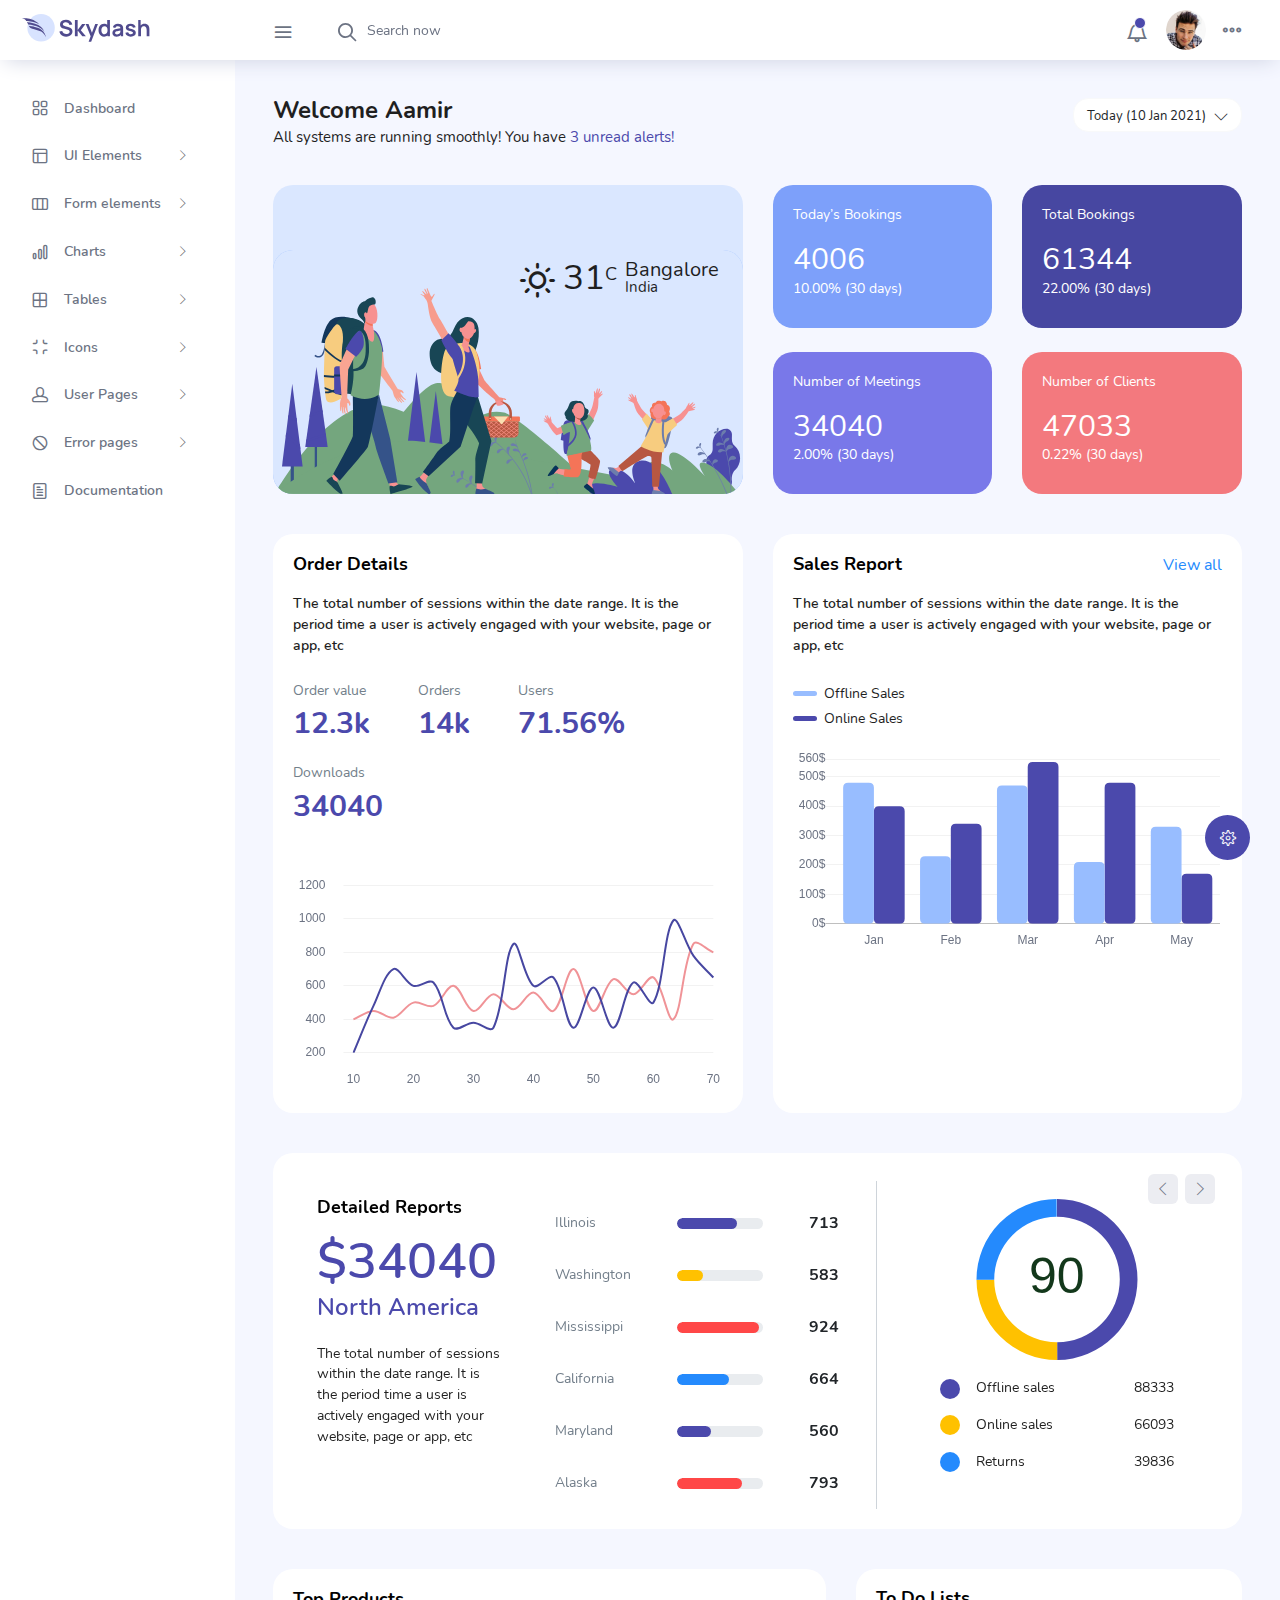
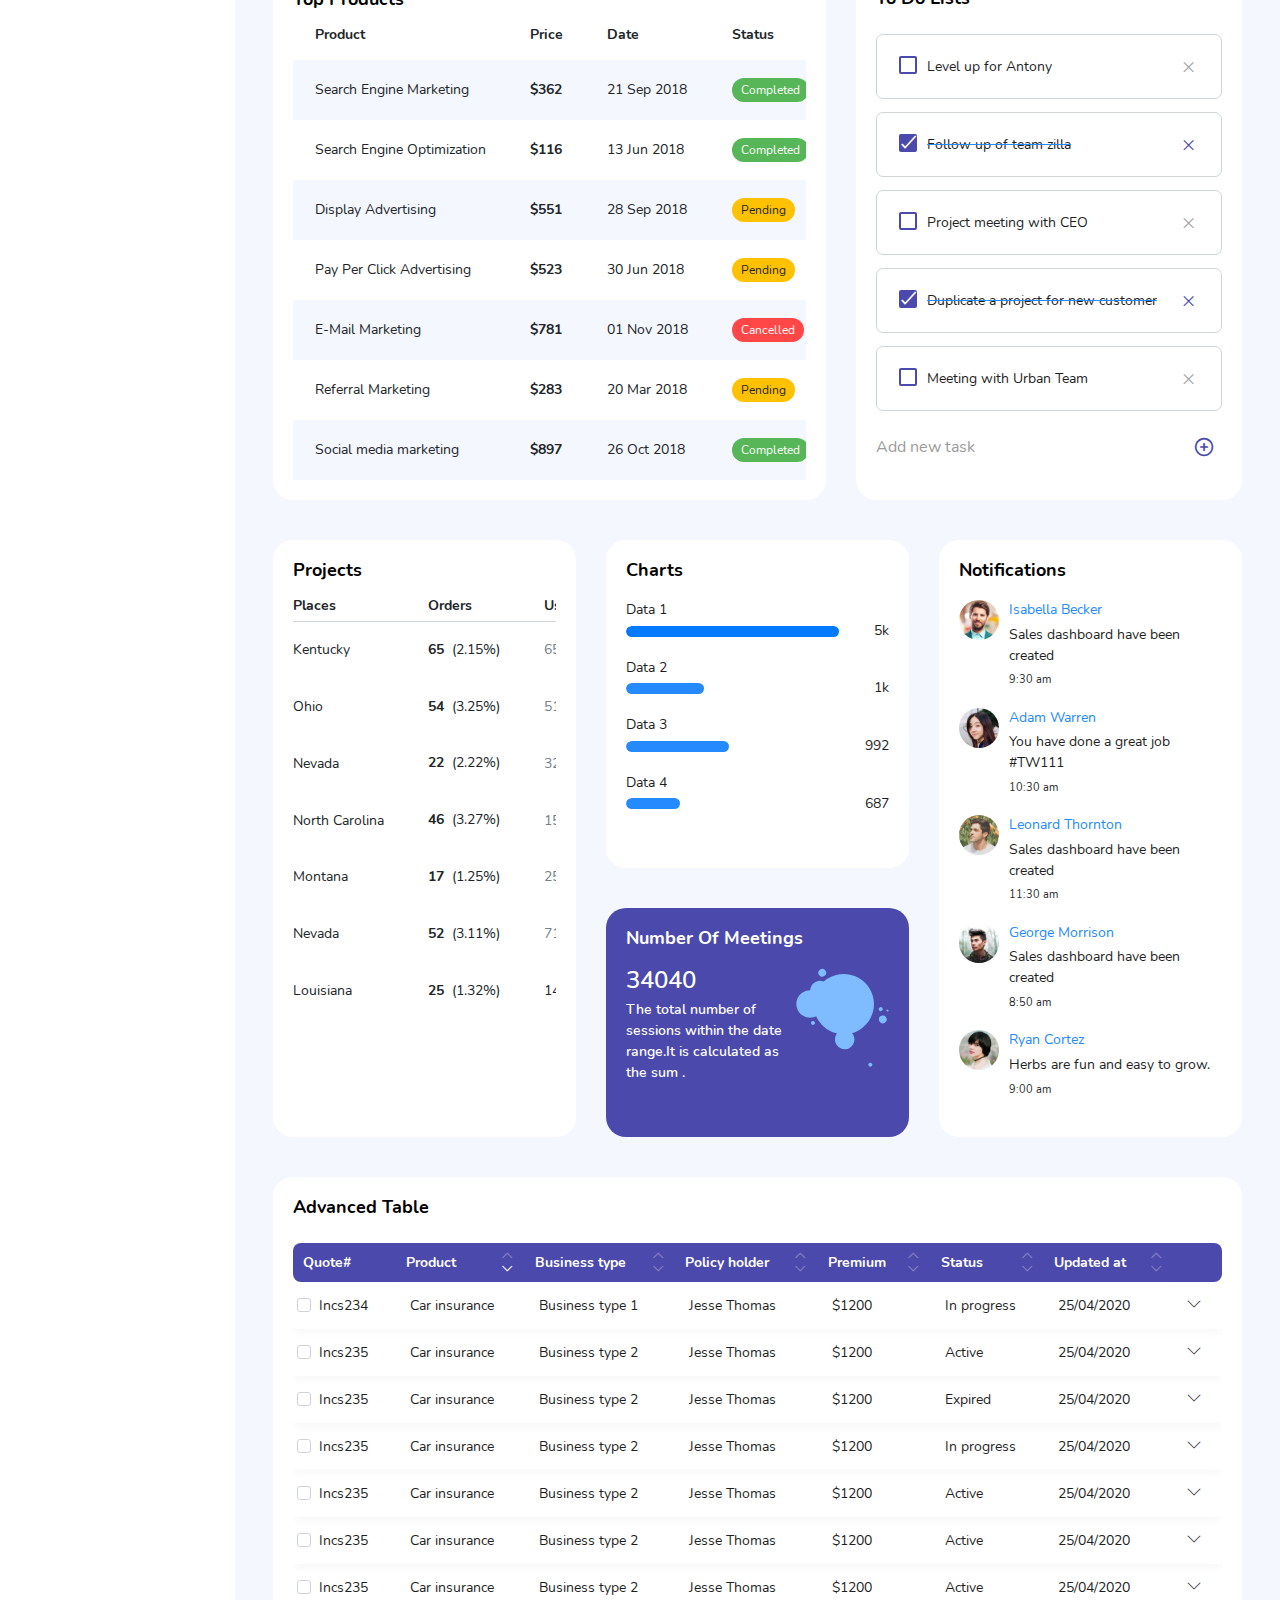
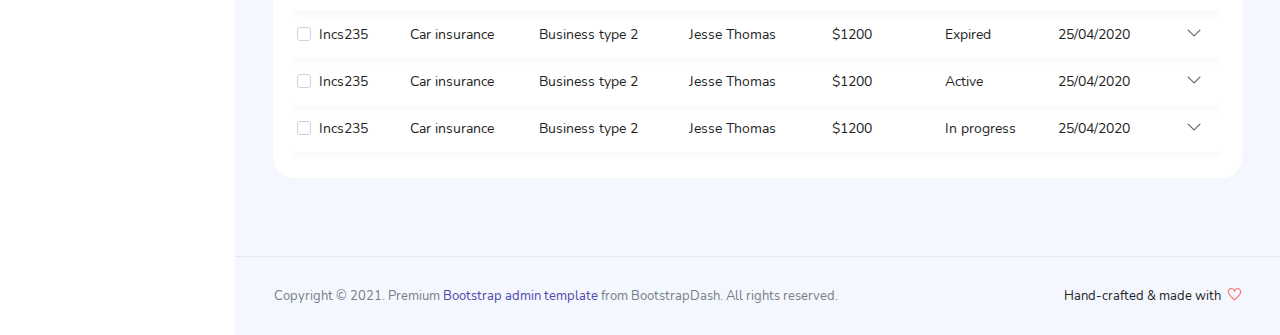
<file: admin/demo_index.html>
<!DOCTYPE html>
<html lang="en">

<head>
  <!-- Required meta tags -->
  <meta charset="utf-8">
  <meta name="viewport" content="width=device-width, initial-scale=1, shrink-to-fit=no">
  <title>Skydash Admin</title>
  <!-- plugins:css -->
  <link rel="stylesheet" href="vendors/feather/feather.css">
  <link rel="stylesheet" href="vendors/ti-icons/css/themify-icons.css">
  <link rel="stylesheet" href="vendors/css/vendor.bundle.base.css">
  <!-- endinject -->
  <!-- Plugin css for this page -->
  <link rel="stylesheet" href="vendors/datatables.net-bs4/dataTables.bootstrap4.css">
  <link rel="stylesheet" href="vendors/ti-icons/css/themify-icons.css">
  <link rel="stylesheet" type="text/css" href="js/select.dataTables.min.css">
  <!-- End plugin css for this page -->
  <!-- inject:css -->
  <link rel="stylesheet" href="css/vertical-layout-light/style.css">
  <!-- endinject -->
  <link rel="shortcut icon" href="images/favicon.png" />
</head>
<body>
  <div class="container-scroller">
    <!-- partial:partials/_navbar.html -->
    <nav class="navbar col-lg-12 col-12 p-0 fixed-top d-flex flex-row">
      <div class="text-center navbar-brand-wrapper d-flex align-items-center justify-content-center">
        <a class="navbar-brand brand-logo mr-5" href="index.html"><img src="images/logo.svg" class="mr-2" alt="logo"/></a>
        <a class="navbar-brand brand-logo-mini" href="index.html"><img src="images/logo-mini.svg" alt="logo"/></a>
      </div>
      <div class="navbar-menu-wrapper d-flex align-items-center justify-content-end">
        <button class="navbar-toggler navbar-toggler align-self-center" type="button" data-toggle="minimize">
          <span class="icon-menu"></span>
        </button>
        <ul class="navbar-nav mr-lg-2">
          <li class="nav-item nav-search d-none d-lg-block">
            <div class="input-group">
              <div class="input-group-prepend hover-cursor" id="navbar-search-icon">
                <span class="input-group-text" id="search">
                  <i class="icon-search"></i>
                </span>
              </div>
              <input type="text" class="form-control" id="navbar-search-input" placeholder="Search now" aria-label="search" aria-describedby="search">
            </div>
          </li>
        </ul>
        <ul class="navbar-nav navbar-nav-right">
          <li class="nav-item dropdown">
            <a class="nav-link count-indicator dropdown-toggle" id="notificationDropdown" href="#" data-toggle="dropdown">
              <i class="icon-bell mx-0"></i>
              <span class="count"></span>
            </a>
            <div class="dropdown-menu dropdown-menu-right navbar-dropdown preview-list" aria-labelledby="notificationDropdown">
              <p class="mb-0 font-weight-normal float-left dropdown-header">Notifications</p>
              <a class="dropdown-item preview-item">
                <div class="preview-thumbnail">
                  <div class="preview-icon bg-success">
                    <i class="ti-info-alt mx-0"></i>
                  </div>
                </div>
                <div class="preview-item-content">
                  <h6 class="preview-subject font-weight-normal">Application Error</h6>
                  <p class="font-weight-light small-text mb-0 text-muted">
                    Just now
                  </p>
                </div>
              </a>
              <a class="dropdown-item preview-item">
                <div class="preview-thumbnail">
                  <div class="preview-icon bg-warning">
                    <i class="ti-settings mx-0"></i>
                  </div>
                </div>
                <div class="preview-item-content">
                  <h6 class="preview-subject font-weight-normal">Settings</h6>
                  <p class="font-weight-light small-text mb-0 text-muted">
                    Private message
                  </p>
                </div>
              </a>
              <a class="dropdown-item preview-item">
                <div class="preview-thumbnail">
                  <div class="preview-icon bg-info">
                    <i class="ti-user mx-0"></i>
                  </div>
                </div>
                <div class="preview-item-content">
                  <h6 class="preview-subject font-weight-normal">New user registration</h6>
                  <p class="font-weight-light small-text mb-0 text-muted">
                    2 days ago
                  </p>
                </div>
              </a>
            </div>
          </li>
          <li class="nav-item nav-profile dropdown">
            <a class="nav-link dropdown-toggle" href="#" data-toggle="dropdown" id="profileDropdown">
              <img src="images/faces/face28.jpg" alt="profile"/>
            </a>
            <div class="dropdown-menu dropdown-menu-right navbar-dropdown" aria-labelledby="profileDropdown">
              <a class="dropdown-item">
                <i class="ti-settings text-primary"></i>
                Settings
              </a>
              <a class="dropdown-item">
                <i class="ti-power-off text-primary"></i>
                Logout
              </a>
            </div>
          </li>
          <li class="nav-item nav-settings d-none d-lg-flex">
            <a class="nav-link" href="#">
              <i class="icon-ellipsis"></i>
            </a>
          </li>
        </ul>
        <button class="navbar-toggler navbar-toggler-right d-lg-none align-self-center" type="button" data-toggle="offcanvas">
          <span class="icon-menu"></span>
        </button>
      </div>
    </nav>
    <!-- partial -->
    <div class="container-fluid page-body-wrapper">
      <!-- partial:partials/_settings-panel.html -->
      <div class="theme-setting-wrapper">
        <div id="settings-trigger"><i class="ti-settings"></i></div>
        <div id="theme-settings" class="settings-panel">
          <i class="settings-close ti-close"></i>
          <p class="settings-heading">SIDEBAR SKINS</p>
          <div class="sidebar-bg-options selected" id="sidebar-light-theme"><div class="img-ss rounded-circle bg-light border mr-3"></div>Light</div>
          <div class="sidebar-bg-options" id="sidebar-dark-theme"><div class="img-ss rounded-circle bg-dark border mr-3"></div>Dark</div>
          <p class="settings-heading mt-2">HEADER SKINS</p>
          <div class="color-tiles mx-0 px-4">
            <div class="tiles success"></div>
            <div class="tiles warning"></div>
            <div class="tiles danger"></div>
            <div class="tiles info"></div>
            <div class="tiles dark"></div>
            <div class="tiles default"></div>
          </div>
        </div>
      </div>
      <div id="right-sidebar" class="settings-panel">
        <i class="settings-close ti-close"></i>
        <ul class="nav nav-tabs border-top" id="setting-panel" role="tablist">
          <li class="nav-item">
            <a class="nav-link active" id="todo-tab" data-toggle="tab" href="#todo-section" role="tab" aria-controls="todo-section" aria-expanded="true">TO DO LIST</a>
          </li>
          <li class="nav-item">
            <a class="nav-link" id="chats-tab" data-toggle="tab" href="#chats-section" role="tab" aria-controls="chats-section">CHATS</a>
          </li>
        </ul>
        <div class="tab-content" id="setting-content">
          <div class="tab-pane fade show active scroll-wrapper" id="todo-section" role="tabpanel" aria-labelledby="todo-section">
            <div class="add-items d-flex px-3 mb-0">
              <form class="form w-100">
                <div class="form-group d-flex">
                  <input type="text" class="form-control todo-list-input" placeholder="Add To-do">
                  <button type="submit" class="add btn btn-primary todo-list-add-btn" id="add-task">Add</button>
                </div>
              </form>
            </div>
            <div class="list-wrapper px-3">
              <ul class="d-flex flex-column-reverse todo-list">
                <li>
                  <div class="form-check">
                    <label class="form-check-label">
                      <input class="checkbox" type="checkbox">
                      Team review meeting at 3.00 PM
                    </label>
                  </div>
                  <i class="remove ti-close"></i>
                </li>
                <li>
                  <div class="form-check">
                    <label class="form-check-label">
                      <input class="checkbox" type="checkbox">
                      Prepare for presentation
                    </label>
                  </div>
                  <i class="remove ti-close"></i>
                </li>
                <li>
                  <div class="form-check">
                    <label class="form-check-label">
                      <input class="checkbox" type="checkbox">
                      Resolve all the low priority tickets due today
                    </label>
                  </div>
                  <i class="remove ti-close"></i>
                </li>
                <li class="completed">
                  <div class="form-check">
                    <label class="form-check-label">
                      <input class="checkbox" type="checkbox" checked>
                      Schedule meeting for next week
                    </label>
                  </div>
                  <i class="remove ti-close"></i>
                </li>
                <li class="completed">
                  <div class="form-check">
                    <label class="form-check-label">
                      <input class="checkbox" type="checkbox" checked>
                      Project review
                    </label>
                  </div>
                  <i class="remove ti-close"></i>
                </li>
              </ul>
            </div>
            <h4 class="px-3 text-muted mt-5 font-weight-light mb-0">Events</h4>
            <div class="events pt-4 px-3">
              <div class="wrapper d-flex mb-2">
                <i class="ti-control-record text-primary mr-2"></i>
                <span>Feb 11 2018</span>
              </div>
              <p class="mb-0 font-weight-thin text-gray">Creating component page build a js</p>
              <p class="text-gray mb-0">The total number of sessions</p>
            </div>
            <div class="events pt-4 px-3">
              <div class="wrapper d-flex mb-2">
                <i class="ti-control-record text-primary mr-2"></i>
                <span>Feb 7 2018</span>
              </div>
              <p class="mb-0 font-weight-thin text-gray">Meeting with Alisa</p>
              <p class="text-gray mb-0 ">Call Sarah Graves</p>
            </div>
          </div>
          <!-- To do section tab ends -->
          <div class="tab-pane fade" id="chats-section" role="tabpanel" aria-labelledby="chats-section">
            <div class="d-flex align-items-center justify-content-between border-bottom">
              <p class="settings-heading border-top-0 mb-3 pl-3 pt-0 border-bottom-0 pb-0">Friends</p>
              <small class="settings-heading border-top-0 mb-3 pt-0 border-bottom-0 pb-0 pr-3 font-weight-normal">See All</small>
            </div>
            <ul class="chat-list">
              <li class="list active">
                <div class="profile"><img src="images/faces/face1.jpg" alt="image"><span class="online"></span></div>
                <div class="info">
                  <p>Thomas Douglas</p>
                  <p>Available</p>
                </div>
                <small class="text-muted my-auto">19 min</small>
              </li>
              <li class="list">
                <div class="profile"><img src="images/faces/face2.jpg" alt="image"><span class="offline"></span></div>
                <div class="info">
                  <div class="wrapper d-flex">
                    <p>Catherine</p>
                  </div>
                  <p>Away</p>
                </div>
                <div class="badge badge-success badge-pill my-auto mx-2">4</div>
                <small class="text-muted my-auto">23 min</small>
              </li>
              <li class="list">
                <div class="profile"><img src="images/faces/face3.jpg" alt="image"><span class="online"></span></div>
                <div class="info">
                  <p>Daniel Russell</p>
                  <p>Available</p>
                </div>
                <small class="text-muted my-auto">14 min</small>
              </li>
              <li class="list">
                <div class="profile"><img src="images/faces/face4.jpg" alt="image"><span class="offline"></span></div>
                <div class="info">
                  <p>James Richardson</p>
                  <p>Away</p>
                </div>
                <small class="text-muted my-auto">2 min</small>
              </li>
              <li class="list">
                <div class="profile"><img src="images/faces/face5.jpg" alt="image"><span class="online"></span></div>
                <div class="info">
                  <p>Madeline Kennedy</p>
                  <p>Available</p>
                </div>
                <small class="text-muted my-auto">5 min</small>
              </li>
              <li class="list">
                <div class="profile"><img src="images/faces/face6.jpg" alt="image"><span class="online"></span></div>
                <div class="info">
                  <p>Sarah Graves</p>
                  <p>Available</p>
                </div>
                <small class="text-muted my-auto">47 min</small>
              </li>
            </ul>
          </div>
          <!-- chat tab ends -->
        </div>
      </div>
      <!-- partial -->
      <!-- partial:partials/_sidebar.html -->
      <nav class="sidebar sidebar-offcanvas" id="sidebar">
        <ul class="nav">
          <li class="nav-item">
            <a class="nav-link" href="index.html">
              <i class="icon-grid menu-icon"></i>
              <span class="menu-title">Dashboard</span>
            </a>
          </li>
          <li class="nav-item">
            <a class="nav-link" data-toggle="collapse" href="#ui-basic" aria-expanded="false" aria-controls="ui-basic">
              <i class="icon-layout menu-icon"></i>
              <span class="menu-title">UI Elements</span>
              <i class="menu-arrow"></i>
            </a>
            <div class="collapse" id="ui-basic">
              <ul class="nav flex-column sub-menu">
                <li class="nav-item"> <a class="nav-link" href="pages/ui-features/buttons.html">Buttons</a></li>
                <li class="nav-item"> <a class="nav-link" href="pages/ui-features/dropdowns.html">Dropdowns</a></li>
                <li class="nav-item"> <a class="nav-link" href="pages/ui-features/typography.html">Typography</a></li>
              </ul>
            </div>
          </li>
          <li class="nav-item">
            <a class="nav-link" data-toggle="collapse" href="#form-elements" aria-expanded="false" aria-controls="form-elements">
              <i class="icon-columns menu-icon"></i>
              <span class="menu-title">Form elements</span>
              <i class="menu-arrow"></i>
            </a>
            <div class="collapse" id="form-elements">
              <ul class="nav flex-column sub-menu">
                <li class="nav-item"><a class="nav-link" href="pages/forms/basic_elements.html">Basic Elements</a></li>
              </ul>
            </div>
          </li>
          <li class="nav-item">
            <a class="nav-link" data-toggle="collapse" href="#charts" aria-expanded="false" aria-controls="charts">
              <i class="icon-bar-graph menu-icon"></i>
              <span class="menu-title">Charts</span>
              <i class="menu-arrow"></i>
            </a>
            <div class="collapse" id="charts">
              <ul class="nav flex-column sub-menu">
                <li class="nav-item"> <a class="nav-link" href="pages/charts/chartjs.html">ChartJs</a></li>
              </ul>
            </div>
          </li>
          <li class="nav-item">
            <a class="nav-link" data-toggle="collapse" href="#tables" aria-expanded="false" aria-controls="tables">
              <i class="icon-grid-2 menu-icon"></i>
              <span class="menu-title">Tables</span>
              <i class="menu-arrow"></i>
            </a>
            <div class="collapse" id="tables">
              <ul class="nav flex-column sub-menu">
                <li class="nav-item"> <a class="nav-link" href="pages/tables/basic-table.html">Basic table</a></li>
              </ul>
            </div>
          </li>
          <li class="nav-item">
            <a class="nav-link" data-toggle="collapse" href="#icons" aria-expanded="false" aria-controls="icons">
              <i class="icon-contract menu-icon"></i>
              <span class="menu-title">Icons</span>
              <i class="menu-arrow"></i>
            </a>
            <div class="collapse" id="icons">
              <ul class="nav flex-column sub-menu">
                <li class="nav-item"> <a class="nav-link" href="pages/icons/mdi.html">Mdi icons</a></li>
              </ul>
            </div>
          </li>
          <li class="nav-item">
            <a class="nav-link" data-toggle="collapse" href="#auth" aria-expanded="false" aria-controls="auth">
              <i class="icon-head menu-icon"></i>
              <span class="menu-title">User Pages</span>
              <i class="menu-arrow"></i>
            </a>
            <div class="collapse" id="auth">
              <ul class="nav flex-column sub-menu">
                <li class="nav-item"> <a class="nav-link" href="pages/samples/login.html"> Login </a></li>
                <li class="nav-item"> <a class="nav-link" href="pages/samples/register.html"> Register </a></li>
              </ul>
            </div>
          </li>
          <li class="nav-item">
            <a class="nav-link" data-toggle="collapse" href="#error" aria-expanded="false" aria-controls="error">
              <i class="icon-ban menu-icon"></i>
              <span class="menu-title">Error pages</span>
              <i class="menu-arrow"></i>
            </a>
            <div class="collapse" id="error">
              <ul class="nav flex-column sub-menu">
                <li class="nav-item"> <a class="nav-link" href="pages/samples/error-404.html"> 404 </a></li>
                <li class="nav-item"> <a class="nav-link" href="pages/samples/error-500.html"> 500 </a></li>
              </ul>
            </div>
          </li>
          <li class="nav-item">
            <a class="nav-link" href="pages/documentation/documentation.html">
              <i class="icon-paper menu-icon"></i>
              <span class="menu-title">Documentation</span>
            </a>
          </li>
        </ul>
      </nav>
      <!-- partial -->
      <div class="main-panel">
        <div class="content-wrapper">
          <div class="row">
            <div class="col-md-12 grid-margin">
              <div class="row">
                <div class="col-12 col-xl-8 mb-4 mb-xl-0">
                  <h3 class="font-weight-bold">Welcome Aamir</h3>
                  <h6 class="font-weight-normal mb-0">All systems are running smoothly! You have <span class="text-primary">3 unread alerts!</span></h6>
                </div>
                <div class="col-12 col-xl-4">
                 <div class="justify-content-end d-flex">
                  <div class="dropdown flex-md-grow-1 flex-xl-grow-0">
                    <button class="btn btn-sm btn-light bg-white dropdown-toggle" type="button" id="dropdownMenuDate2" data-toggle="dropdown" aria-haspopup="true" aria-expanded="true">
                     <i class="mdi mdi-calendar"></i> Today (10 Jan 2021)
                    </button>
                    <div class="dropdown-menu dropdown-menu-right" aria-labelledby="dropdownMenuDate2">
                      <a class="dropdown-item" href="#">January - March</a>
                      <a class="dropdown-item" href="#">March - June</a>
                      <a class="dropdown-item" href="#">June - August</a>
                      <a class="dropdown-item" href="#">August - November</a>
                    </div>
                  </div>
                 </div>
                </div>
              </div>
            </div>
          </div>
          <div class="row">
            <div class="col-md-6 grid-margin stretch-card">
              <div class="card tale-bg">
                <div class="card-people mt-auto">
                  <img src="images/dashboard/people.svg" alt="people">
                  <div class="weather-info">
                    <div class="d-flex">
                      <div>
                        <h2 class="mb-0 font-weight-normal"><i class="icon-sun mr-2"></i>31<sup>C</sup></h2>
                      </div>
                      <div class="ml-2">
                        <h4 class="location font-weight-normal">Bangalore</h4>
                        <h6 class="font-weight-normal">India</h6>
                      </div>
                    </div>
                  </div>
                </div>
              </div>
            </div>
            <div class="col-md-6 grid-margin transparent">
              <div class="row">
                <div class="col-md-6 mb-4 stretch-card transparent">
                  <div class="card card-tale">
                    <div class="card-body">
                      <p class="mb-4">Today’s Bookings</p>
                      <p class="fs-30 mb-2">4006</p>
                      <p>10.00% (30 days)</p>
                    </div>
                  </div>
                </div>
                <div class="col-md-6 mb-4 stretch-card transparent">
                  <div class="card card-dark-blue">
                    <div class="card-body">
                      <p class="mb-4">Total Bookings</p>
                      <p class="fs-30 mb-2">61344</p>
                      <p>22.00% (30 days)</p>
                    </div>
                  </div>
                </div>
              </div>
              <div class="row">
                <div class="col-md-6 mb-4 mb-lg-0 stretch-card transparent">
                  <div class="card card-light-blue">
                    <div class="card-body">
                      <p class="mb-4">Number of Meetings</p>
                      <p class="fs-30 mb-2">34040</p>
                      <p>2.00% (30 days)</p>
                    </div>
                  </div>
                </div>
                <div class="col-md-6 stretch-card transparent">
                  <div class="card card-light-danger">
                    <div class="card-body">
                      <p class="mb-4">Number of Clients</p>
                      <p class="fs-30 mb-2">47033</p>
                      <p>0.22% (30 days)</p>
                    </div>
                  </div>
                </div>
              </div>
            </div>
          </div>
          <div class="row">
            <div class="col-md-6 grid-margin stretch-card">
              <div class="card">
                <div class="card-body">
                  <p class="card-title">Order Details</p>
                  <p class="font-weight-500">The total number of sessions within the date range. It is the period time a user is actively engaged with your website, page or app, etc</p>
                  <div class="d-flex flex-wrap mb-5">
                    <div class="mr-5 mt-3">
                      <p class="text-muted">Order value</p>
                      <h3 class="text-primary fs-30 font-weight-medium">12.3k</h3>
                    </div>
                    <div class="mr-5 mt-3">
                      <p class="text-muted">Orders</p>
                      <h3 class="text-primary fs-30 font-weight-medium">14k</h3>
                    </div>
                    <div class="mr-5 mt-3">
                      <p class="text-muted">Users</p>
                      <h3 class="text-primary fs-30 font-weight-medium">71.56%</h3>
                    </div>
                    <div class="mt-3">
                      <p class="text-muted">Downloads</p>
                      <h3 class="text-primary fs-30 font-weight-medium">34040</h3>
                    </div> 
                  </div>
                  <canvas id="order-chart"></canvas>
                </div>
              </div>
            </div>
            <div class="col-md-6 grid-margin stretch-card">
              <div class="card">
                <div class="card-body">
                 <div class="d-flex justify-content-between">
                  <p class="card-title">Sales Report</p>
                  <a href="#" class="text-info">View all</a>
                 </div>
                  <p class="font-weight-500">The total number of sessions within the date range. It is the period time a user is actively engaged with your website, page or app, etc</p>
                  <div id="sales-legend" class="chartjs-legend mt-4 mb-2"></div>
                  <canvas id="sales-chart"></canvas>
                </div>
              </div>
            </div>
          </div>
          <div class="row">
            <div class="col-md-12 grid-margin stretch-card">
              <div class="card position-relative">
                <div class="card-body">
                  <div id="detailedReports" class="carousel slide detailed-report-carousel position-static pt-2" data-ride="carousel">
                    <div class="carousel-inner">
                      <div class="carousel-item active">
                        <div class="row">
                          <div class="col-md-12 col-xl-3 d-flex flex-column justify-content-start">
                            <div class="ml-xl-4 mt-3">
                            <p class="card-title">Detailed Reports</p>
                              <h1 class="text-primary">$34040</h1>
                              <h3 class="font-weight-500 mb-xl-4 text-primary">North America</h3>
                              <p class="mb-2 mb-xl-0">The total number of sessions within the date range. It is the period time a user is actively engaged with your website, page or app, etc</p>
                            </div>  
                            </div>
                          <div class="col-md-12 col-xl-9">
                            <div class="row">
                              <div class="col-md-6 border-right">
                                <div class="table-responsive mb-3 mb-md-0 mt-3">
                                  <table class="table table-borderless report-table">
                                    <tr>
                                      <td class="text-muted">Illinois</td>
                                      <td class="w-100 px-0">
                                        <div class="progress progress-md mx-4">
                                          <div class="progress-bar bg-primary" role="progressbar" style="width: 70%" aria-valuenow="70" aria-valuemin="0" aria-valuemax="100"></div>
                                        </div>
                                      </td>
                                      <td><h5 class="font-weight-bold mb-0">713</h5></td>
                                    </tr>
                                    <tr>
                                      <td class="text-muted">Washington</td>
                                      <td class="w-100 px-0">
                                        <div class="progress progress-md mx-4">
                                          <div class="progress-bar bg-warning" role="progressbar" style="width: 30%" aria-valuenow="30" aria-valuemin="0" aria-valuemax="100"></div>
                                        </div>
                                      </td>
                                      <td><h5 class="font-weight-bold mb-0">583</h5></td>
                                    </tr>
                                    <tr>
                                      <td class="text-muted">Mississippi</td>
                                      <td class="w-100 px-0">
                                        <div class="progress progress-md mx-4">
                                          <div class="progress-bar bg-danger" role="progressbar" style="width: 95%" aria-valuenow="95" aria-valuemin="0" aria-valuemax="100"></div>
                                        </div>
                                      </td>
                                      <td><h5 class="font-weight-bold mb-0">924</h5></td>
                                    </tr>
                                    <tr>
                                      <td class="text-muted">California</td>
                                      <td class="w-100 px-0">
                                        <div class="progress progress-md mx-4">
                                          <div class="progress-bar bg-info" role="progressbar" style="width: 60%" aria-valuenow="60" aria-valuemin="0" aria-valuemax="100"></div>
                                        </div>
                                      </td>
                                      <td><h5 class="font-weight-bold mb-0">664</h5></td>
                                    </tr>
                                    <tr>
                                      <td class="text-muted">Maryland</td>
                                      <td class="w-100 px-0">
                                        <div class="progress progress-md mx-4">
                                          <div class="progress-bar bg-primary" role="progressbar" style="width: 40%" aria-valuenow="40" aria-valuemin="0" aria-valuemax="100"></div>
                                        </div>
                                      </td>
                                      <td><h5 class="font-weight-bold mb-0">560</h5></td>
                                    </tr>
                                    <tr>
                                      <td class="text-muted">Alaska</td>
                                      <td class="w-100 px-0">
                                        <div class="progress progress-md mx-4">
                                          <div class="progress-bar bg-danger" role="progressbar" style="width: 75%" aria-valuenow="75" aria-valuemin="0" aria-valuemax="100"></div>
                                        </div>
                                      </td>
                                      <td><h5 class="font-weight-bold mb-0">793</h5></td>
                                    </tr>
                                  </table>
                                </div>
                              </div>
                              <div class="col-md-6 mt-3">
                                <canvas id="north-america-chart"></canvas>
                                <div id="north-america-legend"></div>
                              </div>
                            </div>
                          </div>
                        </div>
                      </div>
                      <div class="carousel-item">
                        <div class="row">
                          <div class="col-md-12 col-xl-3 d-flex flex-column justify-content-start">
                            <div class="ml-xl-4 mt-3">
                            <p class="card-title">Detailed Reports</p>
                              <h1 class="text-primary">$34040</h1>
                              <h3 class="font-weight-500 mb-xl-4 text-primary">North America</h3>
                              <p class="mb-2 mb-xl-0">The total number of sessions within the date range. It is the period time a user is actively engaged with your website, page or app, etc</p>
                            </div>  
                            </div>
                          <div class="col-md-12 col-xl-9">
                            <div class="row">
                              <div class="col-md-6 border-right">
                                <div class="table-responsive mb-3 mb-md-0 mt-3">
                                  <table class="table table-borderless report-table">
                                    <tr>
                                      <td class="text-muted">Illinois</td>
                                      <td class="w-100 px-0">
                                        <div class="progress progress-md mx-4">
                                          <div class="progress-bar bg-primary" role="progressbar" style="width: 70%" aria-valuenow="70" aria-valuemin="0" aria-valuemax="100"></div>
                                        </div>
                                      </td>
                                      <td><h5 class="font-weight-bold mb-0">713</h5></td>
                                    </tr>
                                    <tr>
                                      <td class="text-muted">Washington</td>
                                      <td class="w-100 px-0">
                                        <div class="progress progress-md mx-4">
                                          <div class="progress-bar bg-warning" role="progressbar" style="width: 30%" aria-valuenow="30" aria-valuemin="0" aria-valuemax="100"></div>
                                        </div>
                                      </td>
                                      <td><h5 class="font-weight-bold mb-0">583</h5></td>
                                    </tr>
                                    <tr>
                                      <td class="text-muted">Mississippi</td>
                                      <td class="w-100 px-0">
                                        <div class="progress progress-md mx-4">
                                          <div class="progress-bar bg-danger" role="progressbar" style="width: 95%" aria-valuenow="95" aria-valuemin="0" aria-valuemax="100"></div>
                                        </div>
                                      </td>
                                      <td><h5 class="font-weight-bold mb-0">924</h5></td>
                                    </tr>
                                    <tr>
                                      <td class="text-muted">California</td>
                                      <td class="w-100 px-0">
                                        <div class="progress progress-md mx-4">
                                          <div class="progress-bar bg-info" role="progressbar" style="width: 60%" aria-valuenow="60" aria-valuemin="0" aria-valuemax="100"></div>
                                        </div>
                                      </td>
                                      <td><h5 class="font-weight-bold mb-0">664</h5></td>
                                    </tr>
                                    <tr>
                                      <td class="text-muted">Maryland</td>
                                      <td class="w-100 px-0">
                                        <div class="progress progress-md mx-4">
                                          <div class="progress-bar bg-primary" role="progressbar" style="width: 40%" aria-valuenow="40" aria-valuemin="0" aria-valuemax="100"></div>
                                        </div>
                                      </td>
                                      <td><h5 class="font-weight-bold mb-0">560</h5></td>
                                    </tr>
                                    <tr>
                                      <td class="text-muted">Alaska</td>
                                      <td class="w-100 px-0">
                                        <div class="progress progress-md mx-4">
                                          <div class="progress-bar bg-danger" role="progressbar" style="width: 75%" aria-valuenow="75" aria-valuemin="0" aria-valuemax="100"></div>
                                        </div>
                                      </td>
                                      <td><h5 class="font-weight-bold mb-0">793</h5></td>
                                    </tr>
                                  </table>
                                </div>
                              </div>
                              <div class="col-md-6 mt-3">
                                <canvas id="south-america-chart"></canvas>
                                <div id="south-america-legend"></div>
                              </div>
                            </div>
                          </div>
                        </div>
                      </div>
                    </div>
                    <a class="carousel-control-prev" href="#detailedReports" role="button" data-slide="prev">
                      <span class="carousel-control-prev-icon" aria-hidden="true"></span>
                      <span class="sr-only">Previous</span>
                    </a>
                    <a class="carousel-control-next" href="#detailedReports" role="button" data-slide="next">
                      <span class="carousel-control-next-icon" aria-hidden="true"></span>
                      <span class="sr-only">Next</span>
                    </a>
                  </div>
                </div>
              </div>
            </div>
          </div>
          <div class="row">
            <div class="col-md-7 grid-margin stretch-card">
              <div class="card">
                <div class="card-body">
                  <p class="card-title mb-0">Top Products</p>
                  <div class="table-responsive">
                    <table class="table table-striped table-borderless">
                      <thead>
                        <tr>
                          <th>Product</th>
                          <th>Price</th>
                          <th>Date</th>
                          <th>Status</th>
                        </tr>  
                      </thead>
                      <tbody>
                        <tr>
                          <td>Search Engine Marketing</td>
                          <td class="font-weight-bold">$362</td>
                          <td>21 Sep 2018</td>
                          <td class="font-weight-medium"><div class="badge badge-success">Completed</div></td>
                        </tr>
                        <tr>
                          <td>Search Engine Optimization</td>
                          <td class="font-weight-bold">$116</td>
                          <td>13 Jun 2018</td>
                          <td class="font-weight-medium"><div class="badge badge-success">Completed</div></td>
                        </tr>
                        <tr>
                          <td>Display Advertising</td>
                          <td class="font-weight-bold">$551</td>
                          <td>28 Sep 2018</td>
                          <td class="font-weight-medium"><div class="badge badge-warning">Pending</div></td>
                        </tr>
                        <tr>
                          <td>Pay Per Click Advertising</td>
                          <td class="font-weight-bold">$523</td>
                          <td>30 Jun 2018</td>
                          <td class="font-weight-medium"><div class="badge badge-warning">Pending</div></td>
                        </tr>
                        <tr>
                          <td>E-Mail Marketing</td>
                          <td class="font-weight-bold">$781</td>
                          <td>01 Nov 2018</td>
                          <td class="font-weight-medium"><div class="badge badge-danger">Cancelled</div></td>
                        </tr>
                        <tr>
                          <td>Referral Marketing</td>
                          <td class="font-weight-bold">$283</td>
                          <td>20 Mar 2018</td>
                          <td class="font-weight-medium"><div class="badge badge-warning">Pending</div></td>
                        </tr>
                        <tr>
                          <td>Social media marketing</td>
                          <td class="font-weight-bold">$897</td>
                          <td>26 Oct 2018</td>
                          <td class="font-weight-medium"><div class="badge badge-success">Completed</div></td>
                        </tr>
                      </tbody>
                    </table>
                  </div>
                </div>
              </div>
            </div>
            <div class="col-md-5 grid-margin stretch-card">
							<div class="card">
								<div class="card-body">
									<h4 class="card-title">To Do Lists</h4>
									<div class="list-wrapper pt-2">
										<ul class="d-flex flex-column-reverse todo-list todo-list-custom">
											<li>
												<div class="form-check form-check-flat">
													<label class="form-check-label">
														<input class="checkbox" type="checkbox">
														Meeting with Urban Team
													</label>
												</div>
												<i class="remove ti-close"></i>
											</li>
											<li class="completed">
												<div class="form-check form-check-flat">
													<label class="form-check-label">
														<input class="checkbox" type="checkbox" checked>
														Duplicate a project for new customer
													</label>
												</div>
												<i class="remove ti-close"></i>
											</li>
											<li>
												<div class="form-check form-check-flat">
													<label class="form-check-label">
														<input class="checkbox" type="checkbox">
														Project meeting with CEO
													</label>
												</div>
												<i class="remove ti-close"></i>
											</li>
											<li class="completed">
												<div class="form-check form-check-flat">
													<label class="form-check-label">
														<input class="checkbox" type="checkbox" checked>
														Follow up of team zilla
													</label>
												</div>
												<i class="remove ti-close"></i>
											</li>
											<li>
												<div class="form-check form-check-flat">
													<label class="form-check-label">
														<input class="checkbox" type="checkbox">
														Level up for Antony
													</label>
												</div>
												<i class="remove ti-close"></i>
											</li>
										</ul>
                  </div>
                  <div class="add-items d-flex mb-0 mt-2">
										<input type="text" class="form-control todo-list-input"  placeholder="Add new task">
										<button class="add btn btn-icon text-primary todo-list-add-btn bg-transparent"><i class="icon-circle-plus"></i></button>
									</div>
								</div>
							</div>
            </div>
          </div>
          <div class="row">
            <div class="col-md-4 stretch-card grid-margin">
              <div class="card">
                <div class="card-body">
                  <p class="card-title mb-0">Projects</p>
                  <div class="table-responsive">
                    <table class="table table-borderless">
                      <thead>
                        <tr>
                          <th class="pl-0  pb-2 border-bottom">Places</th>
                          <th class="border-bottom pb-2">Orders</th>
                          <th class="border-bottom pb-2">Users</th>
                        </tr>
                      </thead>
                      <tbody>
                        <tr>
                          <td class="pl-0">Kentucky</td>
                          <td><p class="mb-0"><span class="font-weight-bold mr-2">65</span>(2.15%)</p></td>
                          <td class="text-muted">65</td>
                        </tr>
                        <tr>
                          <td class="pl-0">Ohio</td>
                          <td><p class="mb-0"><span class="font-weight-bold mr-2">54</span>(3.25%)</p></td>
                          <td class="text-muted">51</td>
                        </tr>
                        <tr>
                          <td class="pl-0">Nevada</td>
                          <td><p class="mb-0"><span class="font-weight-bold mr-2">22</span>(2.22%)</p></td>
                          <td class="text-muted">32</td>
                        </tr>
                        <tr>
                          <td class="pl-0">North Carolina</td>
                          <td><p class="mb-0"><span class="font-weight-bold mr-2">46</span>(3.27%)</p></td>
                          <td class="text-muted">15</td>
                        </tr>
                        <tr>
                          <td class="pl-0">Montana</td>
                          <td><p class="mb-0"><span class="font-weight-bold mr-2">17</span>(1.25%)</p></td>
                          <td class="text-muted">25</td>
                        </tr>
                        <tr>
                          <td class="pl-0">Nevada</td>
                          <td><p class="mb-0"><span class="font-weight-bold mr-2">52</span>(3.11%)</p></td>
                          <td class="text-muted">71</td>
                        </tr>
                        <tr>
                          <td class="pl-0 pb-0">Louisiana</td>
                          <td class="pb-0"><p class="mb-0"><span class="font-weight-bold mr-2">25</span>(1.32%)</p></td>
                          <td class="pb-0">14</td>
                        </tr>
                      </tbody>
                    </table>
                  </div>
                </div>
              </div>
            </div>
            <div class="col-md-4 stretch-card grid-margin">
              <div class="row">
                <div class="col-md-12 grid-margin stretch-card">
                  <div class="card">
                    <div class="card-body">
                      <p class="card-title">Charts</p>
                      <div class="charts-data">
                        <div class="mt-3">
                          <p class="mb-0">Data 1</p>
                          <div class="d-flex justify-content-between align-items-center">
                            <div class="progress progress-md flex-grow-1 mr-4">
                              <div class="progress-bar bg-inf0" role="progressbar" style="width: 95%" aria-valuenow="95" aria-valuemin="0" aria-valuemax="100"></div>
                            </div>
                            <p class="mb-0">5k</p>
                          </div>
                        </div>
                        <div class="mt-3">
                          <p class="mb-0">Data 2</p>
                          <div class="d-flex justify-content-between align-items-center">
                            <div class="progress progress-md flex-grow-1 mr-4">
                              <div class="progress-bar bg-info" role="progressbar" style="width: 35%" aria-valuenow="35" aria-valuemin="0" aria-valuemax="100"></div>
                            </div>
                            <p class="mb-0">1k</p>
                          </div>
                        </div>
                        <div class="mt-3">
                          <p class="mb-0">Data 3</p>
                          <div class="d-flex justify-content-between align-items-center">
                            <div class="progress progress-md flex-grow-1 mr-4">
                              <div class="progress-bar bg-info" role="progressbar" style="width: 48%" aria-valuenow="48" aria-valuemin="0" aria-valuemax="100"></div>
                            </div>
                            <p class="mb-0">992</p>
                          </div>
                        </div>
                        <div class="mt-3">
                          <p class="mb-0">Data 4</p>
                          <div class="d-flex justify-content-between align-items-center">
                            <div class="progress progress-md flex-grow-1 mr-4">
                              <div class="progress-bar bg-info" role="progressbar" style="width: 25%" aria-valuenow="25" aria-valuemin="0" aria-valuemax="100"></div>
                            </div>
                            <p class="mb-0">687</p>
                          </div>
                        </div>
                      </div>  
                    </div>
                  </div>
                </div>
                <div class="col-md-12 stretch-card grid-margin grid-margin-md-0">
                  <div class="card data-icon-card-primary">
                    <div class="card-body">
                      <p class="card-title text-white">Number of Meetings</p>                      
                      <div class="row">
                        <div class="col-8 text-white">
                          <h3>34040</h3>
                          <p class="text-white font-weight-500 mb-0">The total number of sessions within the date range.It is calculated as the sum . </p>
                        </div>
                        <div class="col-4 background-icon">
                        </div>
                      </div>
                    </div>
                  </div>
                </div>
              </div>
            </div>
            <div class="col-md-4 stretch-card grid-margin">
              <div class="card">
                <div class="card-body">
                  <p class="card-title">Notifications</p>
                  <ul class="icon-data-list">
                    <li>
                      <div class="d-flex">
                        <img src="images/faces/face1.jpg" alt="user">
                        <div>
                          <p class="text-info mb-1">Isabella Becker</p>
                          <p class="mb-0">Sales dashboard have been created</p>
                          <small>9:30 am</small>
                        </div>
                      </div>
                    </li>
                    <li>
                      <div class="d-flex">
                        <img src="images/faces/face2.jpg" alt="user">
                        <div>
                          <p class="text-info mb-1">Adam Warren</p>
                          <p class="mb-0">You have done a great job #TW111</p>
                          <small>10:30 am</small>
                        </div>
                      </div>
                    </li>
                    <li>
                      <div class="d-flex">
                      <img src="images/faces/face3.jpg" alt="user">
                     <div>
                      <p class="text-info mb-1">Leonard Thornton</p>
                      <p class="mb-0">Sales dashboard have been created</p>
                      <small>11:30 am</small>
                     </div>
                      </div>
                    </li>
                    <li>
                      <div class="d-flex">
                        <img src="images/faces/face4.jpg" alt="user">
                        <div>
                          <p class="text-info mb-1">George Morrison</p>
                          <p class="mb-0">Sales dashboard have been created</p>
                          <small>8:50 am</small>
                        </div>
                      </div>
                    </li>
                    <li>
                      <div class="d-flex">
                        <img src="images/faces/face5.jpg" alt="user">
                        <div>
                        <p class="text-info mb-1">Ryan Cortez</p>
                        <p class="mb-0">Herbs are fun and easy to grow.</p>
                        <small>9:00 am</small>
                        </div>
                      </div>
                    </li>
                  </ul>
                </div>
              </div>
            </div>
          </div>
          <div class="row">
            <div class="col-md-12 grid-margin stretch-card">
              <div class="card">
                <div class="card-body">
                  <p class="card-title">Advanced Table</p>
                  <div class="row">
                    <div class="col-12">
                      <div class="table-responsive">
                        <table id="example" class="display expandable-table" style="width:100%">
                          <thead>
                            <tr>
                              <th>Quote#</th>
                              <th>Product</th>
                              <th>Business type</th>
                              <th>Policy holder</th>
                              <th>Premium</th>
                              <th>Status</th>
                              <th>Updated at</th>
                              <th></th>
                            </tr>
                          </thead>
                      </table>
                      </div>
                    </div>
                  </div>
                  </div>
                </div>
              </div>
            </div>
        </div>
        <!-- content-wrapper ends -->
        <!-- partial:partials/_footer.html -->
        <footer class="footer">
          <div class="d-sm-flex justify-content-center justify-content-sm-between">
            <span class="text-muted text-center text-sm-left d-block d-sm-inline-block">Copyright © 2021.  Premium <a href="https://www.bootstrapdash.com/" target="_blank">Bootstrap admin template</a> from BootstrapDash. All rights reserved.</span>
            <span class="float-none float-sm-right d-block mt-1 mt-sm-0 text-center">Hand-crafted & made with <i class="ti-heart text-danger ml-1"></i></span>
          </div>
        </footer>
        <!-- partial -->
      </div>
      
      <!-- main-panel ends -->
    </div>
    <!-- page-body-wrapper ends -->
  </div>
  <!-- container-scroller -->

  <!-- plugins:js -->
  <script src="vendors/js/vendor.bundle.base.js"></script>
  <!-- endinject -->
  <!-- Plugin js for this page -->
  <script src="vendors/chart.js/Chart.min.js"></script>
  <script src="vendors/datatables.net/jquery.dataTables.js"></script>
  <script src="vendors/datatables.net-bs4/dataTables.bootstrap4.js"></script>
  <script src="js/dataTables.select.min.js"></script>

  <!-- End plugin js for this page -->
  <!-- inject:js -->
  <script src="js/off-canvas.js"></script>
  <script src="js/hoverable-collapse.js"></script>
  <script src="js/template.js"></script>
  <script src="js/settings.js"></script>
  <script src="js/todolist.js"></script>
  <!-- endinject -->
  <!-- Custom js for this page-->
  <script src="js/dashboard.js"></script>
  <script src="js/Chart.roundedBarCharts.js"></script>
  <!-- End custom js for this page-->
</body>

</html>
</file>
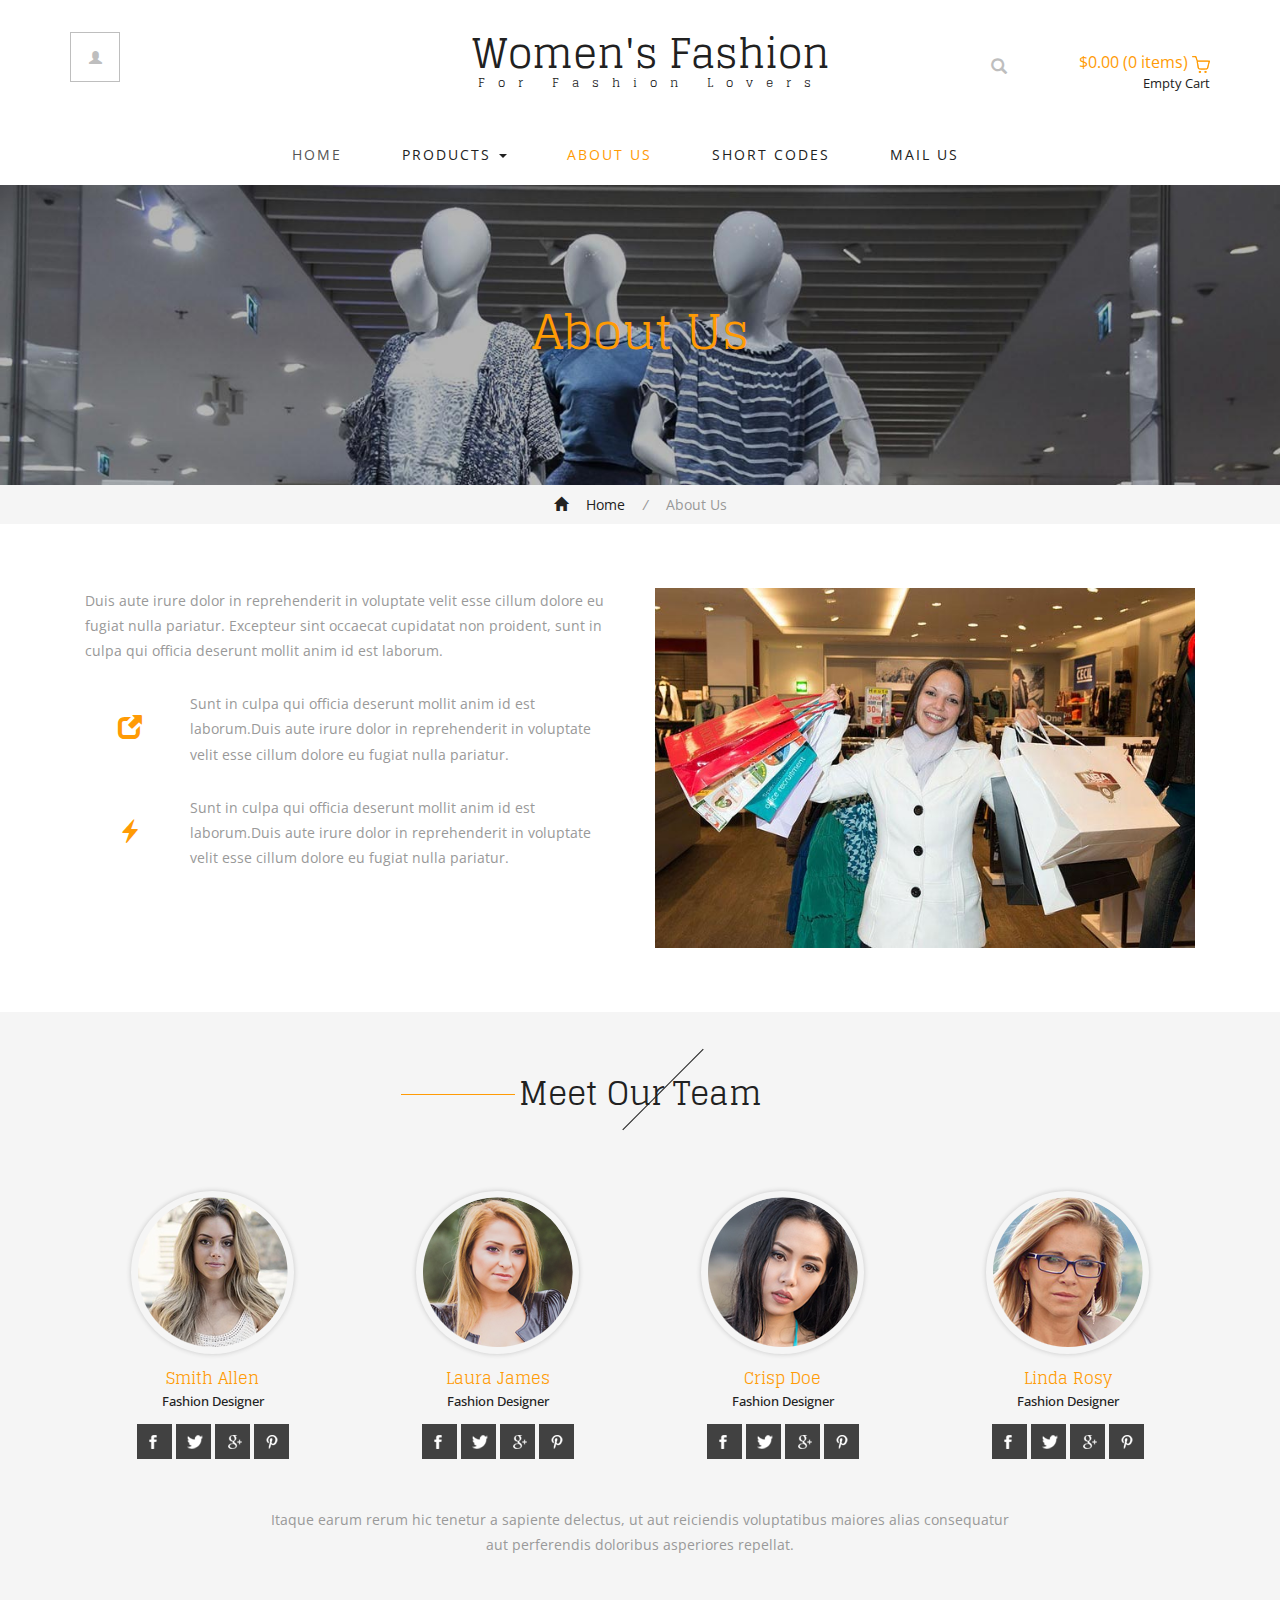
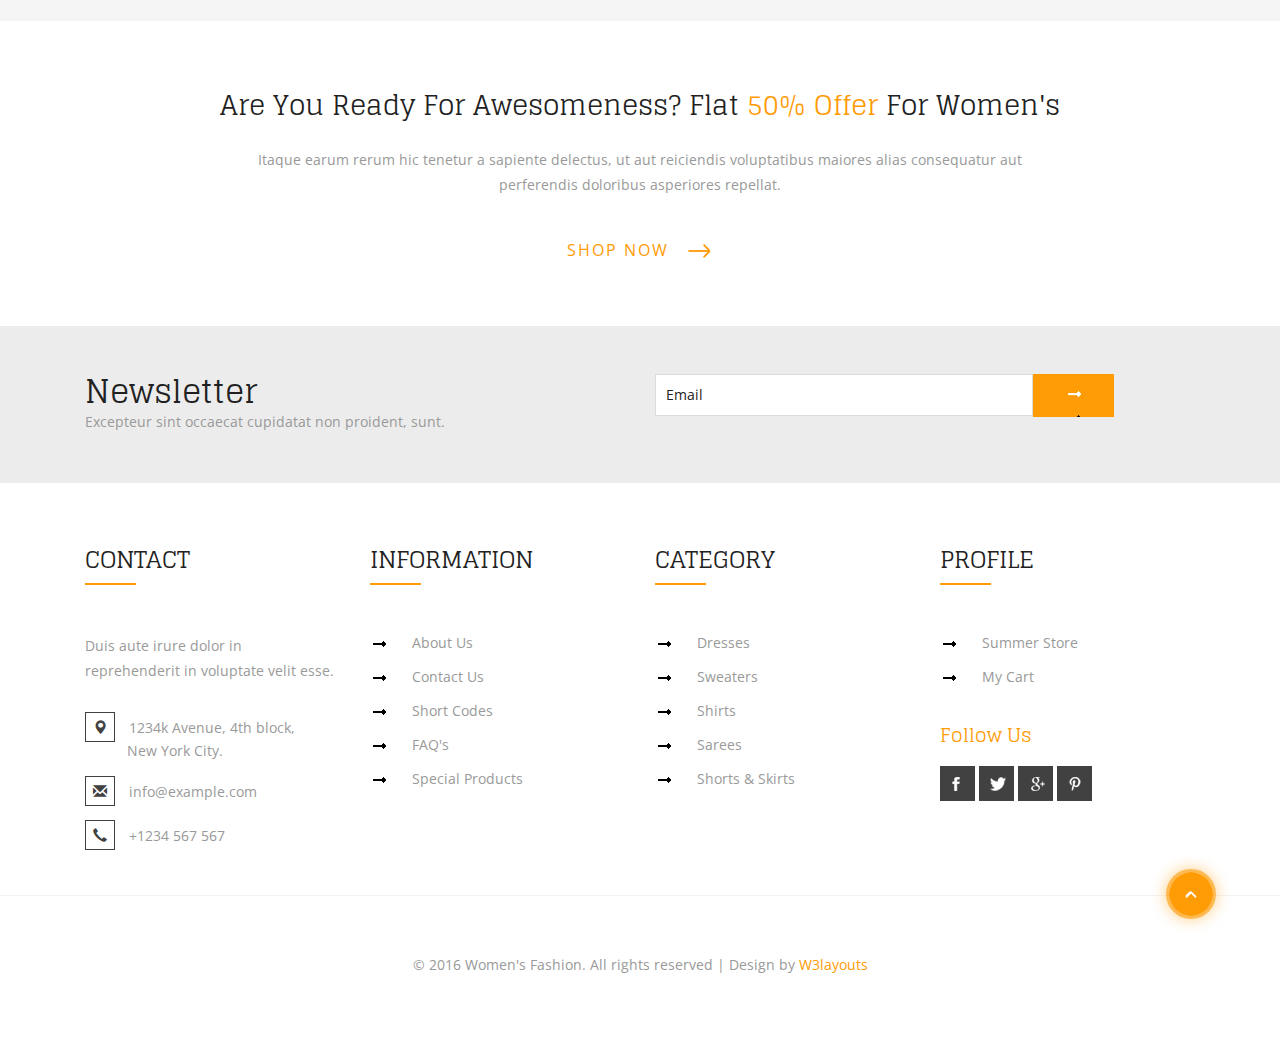
<file: web/about.html>
<!--
Author: W3layouts
Author URL: http://w3layouts.com
License: Creative Commons Attribution 3.0 Unported
License URL: http://creativecommons.org/licenses/by/3.0/
-->
<!DOCTYPE html>
<html>
<head>
<title>Women's Fashion a Ecommerce Online Shopping Category Flat Bootstrap Responsive Website Template | About Us :: w3layouts</title>
<!-- for-mobile-apps -->
<meta name="viewport" content="width=device-width, initial-scale=1">
<meta http-equiv="Content-Type" content="text/html; charset=utf-8" />
<meta name="keywords" content="Women's Fashion Responsive web template, Bootstrap Web Templates, Flat Web Templates, Android Compatible web template, 
Smartphone Compatible web template, free webdesigns for Nokia, Samsung, LG, SonyEricsson, Motorola web design" />
<script type="application/x-javascript"> addEventListener("load", function() { setTimeout(hideURLbar, 0); }, false);
		function hideURLbar(){ window.scrollTo(0,1); } </script>
<!-- //for-mobile-apps -->
<link href="css/bootstrap.css" rel="stylesheet" type="text/css" media="all" />
<link href="css/style.css" rel="stylesheet" type="text/css" media="all" />
<link href="css/fasthover.css" rel="stylesheet" type="text/css" media="all" />
<!-- js -->
<script src="js/jquery.min.js"></script>
<!-- //js -->
<!-- cart -->
<script src="js/simpleCart.min.js"></script>
<!-- cart -->
<!-- for bootstrap working -->
<script type="text/javascript" src="js/bootstrap-3.1.1.min.js"></script>
<!-- //for bootstrap working -->
<link href='//fonts.googleapis.com/css?family=Glegoo:400,700' rel='stylesheet' type='text/css'>
<link href='//fonts.googleapis.com/css?family=Open+Sans:400,300,300italic,400italic,600,600italic,700,700italic,800,800italic' rel='stylesheet' type='text/css'>
<!-- start-smooth-scrolling -->
<script type="text/javascript">
	jQuery(document).ready(function($) {
		$(".scroll").click(function(event){		
			event.preventDefault();
			$('html,body').animate({scrollTop:$(this.hash).offset().top},1000);
		});
	});
</script>
<!-- //end-smooth-scrolling -->
</head>
	
<body>
<!-- header -->
	<div class="modal fade" id="myModal88" tabindex="-1" role="dialog" aria-labelledby="myLargeModalLabel"
		aria-hidden="true">
		<div class="modal-dialog modal-lg">
			<div class="modal-content">
				<div class="modal-header">
					<button type="button" class="close" data-dismiss="modal" aria-hidden="true">
						&times;</button>
					<h4 class="modal-title" id="myModalLabel">
						Don't Wait, Login now!</h4>
				</div>
				<div class="modal-body modal-body-sub">
					<div class="row">
						<div class="col-md-8 modal_body_left modal_body_left1" style="border-right: 1px dotted #C2C2C2;padding-right:3em;">
							<div class="sap_tabs">	
								<div id="horizontalTab" style="display: block; width: 100%; margin: 0px;">
									<ul>
										<li class="resp-tab-item" aria-controls="tab_item-0" role="tab"><span>Sign in</span></li>
										<li class="resp-tab-item" aria-controls="tab_item-1" role="tab"><span>Sign up</span></li>
									</ul>		
									<div class="tab-1 resp-tab-content" aria-labelledby="tab_item-0">
										<div class="facts">
											<div class="register">
												<form action="#" method="post">			
													<input name="Email" placeholder="Email Address" type="text" required="">						
													<input name="Password" placeholder="Password" type="password" required="">										
													<div class="sign-up">
														<input type="submit" value="Sign in"/>
													</div>
												</form>
											</div>
										</div> 
									</div>	

									<div class="tab-2 resp-tab-content" aria-labelledby="tab_item-1">
										<div class="facts">
											<div class="register">
												<form action="#" method="post">			
													<input placeholder="Name" name="Name" type="text" required="">
													<input placeholder="Email Address" name="Email" type="email" required="">	
													<input placeholder="Password" name="Password" type="password" required="">	
													<input placeholder="Confirm Password" name="Password" type="password" required="">
													<div class="sign-up">
														<input type="submit" value="Create Account"/>
													</div>
												</form>
											</div>
										</div>
									</div> 			        					            	      
								</div>	
							</div>
							<script src="js/easyResponsiveTabs.js" type="text/javascript"></script>
							<script type="text/javascript">
								$(document).ready(function () {
									$('#horizontalTab').easyResponsiveTabs({
										type: 'default', //Types: default, vertical, accordion           
										width: 'auto', //auto or any width like 600px
										fit: true   // 100% fit in a container
									});
								});
							</script>
							<div id="OR" class="hidden-xs">
								OR</div>
						</div>
						<div class="col-md-4 modal_body_right modal_body_right1">
							<div class="row text-center sign-with">
								<div class="col-md-12">
									<h3 class="other-nw">
										Sign in with</h3>
								</div>
								<div class="col-md-12">
									<ul class="social">
										<li class="social_facebook"><a href="#" class="entypo-facebook"></a></li>
										<li class="social_dribbble"><a href="#" class="entypo-dribbble"></a></li>
										<li class="social_twitter"><a href="#" class="entypo-twitter"></a></li>
										<li class="social_behance"><a href="#" class="entypo-behance"></a></li>
									</ul>
								</div>
							</div>
						</div>
					</div>
				</div>
			</div>
		</div>
	</div>
	<div class="header">
		<div class="container">
			<div class="w3l_login">
				<a href="#" data-toggle="modal" data-target="#myModal88"><span class="glyphicon glyphicon-user" aria-hidden="true"></span></a>
			</div>
			<div class="w3l_logo">
				<h1><a href="index.html">Women's Fashion<span>For Fashion Lovers</span></a></h1>
			</div>
			<div class="search">
				<input class="search_box" type="checkbox" id="search_box">
				<label class="icon-search" for="search_box"><span class="glyphicon glyphicon-search" aria-hidden="true"></span></label>
				<div class="search_form">
					<form action="#" method="post">
						<input type="text" name="Search" placeholder="Search...">
						<input type="submit" value="Send">
					</form>
				</div>
			</div>
			<div class="cart box_1">
				<a href="checkout.html">
					<div class="total">
					<span class="simpleCart_total"></span> (<span id="simpleCart_quantity" class="simpleCart_quantity"></span> items)</div>
					<img src="images/bag.png" alt="" />
				</a>
				<p><a href="javascript:;" class="simpleCart_empty">Empty Cart</a></p>
				<div class="clearfix"> </div>
			</div>	
			<div class="clearfix"> </div>
		</div>
	</div>
	<div class="navigation">
		<div class="container">
			<nav class="navbar navbar-default">
				<!-- Brand and toggle get grouped for better mobile display -->
				<div class="navbar-header nav_2">
					<button type="button" class="navbar-toggle collapsed navbar-toggle1" data-toggle="collapse" data-target="#bs-megadropdown-tabs">
						<span class="sr-only">Toggle navigation</span>
						<span class="icon-bar"></span>
						<span class="icon-bar"></span>
						<span class="icon-bar"></span>
					</button>
				</div> 
				<div class="collapse navbar-collapse" id="bs-megadropdown-tabs">
					<ul class="nav navbar-nav">
						<li class="active"><a href="index.html">Home</a></li>	
						<!-- Mega Menu -->
						<li class="dropdown">
							<a href="#" class="dropdown-toggle" data-toggle="dropdown">Products <b class="caret"></b></a>
							<ul class="dropdown-menu multi-column columns-3">
								<div class="row">
									<div class="col-sm-3">
										<ul class="multi-column-dropdown">
											<h6>Clothing</h6>
											<li><a href="dresses.html">Dresses<span>New</span></a></li>
											<li><a href="sweaters.html">Sweaters</a></li>
											<li><a href="skirts.html">Shorts & Skirts</a></li>
											<li><a href="jeans.html">Jeans</a></li>
											<li><a href="shirts.html">Shirts & Tops<span>New</span></a></li>
										</ul>
									</div>
									<div class="col-sm-3">
										<ul class="multi-column-dropdown">
											<h6>Ethnic Wear</h6>
											<li><a href="salwars.html">Salwars</a></li>
											<li><a href="sarees.html">Sarees<span>New</span></a></li>
											<li><a href="products.html"><i>Summer Store</i></a></li>
										</ul>
									</div>
									<div class="col-sm-2">
										<ul class="multi-column-dropdown">
											<h6>Foot Wear</h6>
											<li><a href="sandals.html">Flats</a></li>
											<li><a href="sandals.html">Sandals</a></li>
											<li><a href="sandals.html">Boots</a></li>
											<li><a href="sandals.html">Heels</a></li>
										</ul>
									</div>
									<div class="col-sm-4">
										<div class="w3ls_products_pos">
											<h4>50%<i>Off/-</i></h4>
											<img src="images/1.jpg" alt=" " class="img-responsive" />
										</div>
									</div>
									<div class="clearfix"></div>
								</div>
							</ul>
						</li>
						<li><a href="about.html" class="act">About Us</a></li>
						<li><a href="short-codes.html">Short Codes</a></li>
						<li><a href="mail.html">Mail Us</a></li>
					</ul>
				</div>
			</nav>
		</div>
	</div>
<!-- //header -->
<!-- banner -->
	<div class="banner10" id="home1">
		<div class="container">
			<h2>About Us</h2>
		</div>
	</div>
<!-- //banner -->

<!-- breadcrumbs -->
	<div class="breadcrumb_dress">
		<div class="container">
			<ul>
				<li><a href="index.html"><span class="glyphicon glyphicon-home" aria-hidden="true"></span> Home</a> <i>/</i></li>
				<li>About Us</li>
			</ul>
		</div>
	</div>
<!-- //breadcrumbs -->

<!-- about -->
	<div class="about">
		<div class="container">	
			<div class="w3ls_about_grids">
				<div class="col-md-6 w3ls_about_grid_left">
					<p>Duis aute irure dolor in reprehenderit in voluptate velit esse 
						cillum dolore eu fugiat nulla pariatur. Excepteur sint occaecat 
						cupidatat non proident, sunt in culpa qui officia deserunt mollit 
						anim id est laborum.</p>
					<div class="col-xs-2 w3ls_about_grid_left1">
						<span class="glyphicon glyphicon-new-window" aria-hidden="true"></span>
					</div>
					<div class="col-xs-10 w3ls_about_grid_left2">
						<p>Sunt in culpa qui officia deserunt mollit 
							anim id est laborum.Duis aute irure dolor in reprehenderit in voluptate velit esse 
						cillum dolore eu fugiat nulla pariatur.</p>
					</div>
					<div class="clearfix"> </div>
					<div class="col-xs-2 w3ls_about_grid_left1">
						<span class="glyphicon glyphicon-flash" aria-hidden="true"></span>
					</div>
					<div class="col-xs-10 w3ls_about_grid_left2">
						<p>Sunt in culpa qui officia deserunt mollit 
							anim id est laborum.Duis aute irure dolor in reprehenderit in voluptate velit esse 
						cillum dolore eu fugiat nulla pariatur.</p>
					</div>
					<div class="clearfix"> </div>
				</div>
				<div class="col-md-6 w3ls_about_grid_right">
					<img src="images/77.jpg" alt=" " class="img-responsive" />
				</div>
				<div class="clearfix"> </div>
			</div>
		</div>
	</div>
<!-- //about -->

<!-- team -->
	<div class="team">
		<div class="container">
			<h3>Meet Our Team</h3>
			<div class="wthree_team_grids">
				<div class="col-md-3 wthree_team_grid">
					<img src="images/8.png" alt=" " class="img-responsive" />
					<h4>Smith Allen <span>Fashion Designer</span></h4>
					<div class="agileits_social_button">
						<ul>
							<li><a href="#" class="facebook"> </a></li>
							<li><a href="#" class="twitter"> </a></li>
							<li><a href="#" class="google"> </a></li>
							<li><a href="#" class="pinterest"> </a></li>
						</ul>
					</div>
				</div>
				<div class="col-md-3 wthree_team_grid">
					<img src="images/9.png" alt=" " class="img-responsive" />
					<h4>Laura James <span>Fashion Designer</span></h4>
					<div class="agileits_social_button">
						<ul>
							<li><a href="#" class="facebook"> </a></li>
							<li><a href="#" class="twitter"> </a></li>
							<li><a href="#" class="google"> </a></li>
							<li><a href="#" class="pinterest"> </a></li>
						</ul>
					</div>
				</div>
				<div class="col-md-3 wthree_team_grid">
					<img src="images/10.png" alt=" " class="img-responsive" />
					<h4>Crisp Doe <span>Fashion Designer</span></h4>
					<div class="agileits_social_button">
						<ul>
							<li><a href="#" class="facebook"> </a></li>
							<li><a href="#" class="twitter"> </a></li>
							<li><a href="#" class="google"> </a></li>
							<li><a href="#" class="pinterest"> </a></li>
						</ul>
					</div>
				</div>
				<div class="col-md-3 wthree_team_grid">
					<img src="images/11.png" alt=" " class="img-responsive" />
					<h4>Linda Rosy <span>Fashion Designer</span></h4>
					<div class="agileits_social_button">
						<ul>
							<li><a href="#" class="facebook"> </a></li>
							<li><a href="#" class="twitter"> </a></li>
							<li><a href="#" class="google"> </a></li>
							<li><a href="#" class="pinterest"> </a></li>
						</ul>
					</div>
				</div>
				<div class="clearfix"> </div>
				<p>Itaque earum rerum hic tenetur a sapiente delectus, ut aut reiciendis 
					voluptatibus maiores alias consequatur aut perferendis doloribus asperiores 
					repellat.</p>
			</div>
		</div>
	</div>
<!-- //team -->
<!-- team-bottom -->
	<div class="team-bottom">
		<div class="container">
			<h3>Are You Ready For Awesomeness? Flat <span>50% Offer</span> For Women's</h3>
			<p>Itaque earum rerum hic tenetur a sapiente delectus, ut aut reiciendis 
				voluptatibus maiores alias consequatur aut perferendis doloribus asperiores 
				repellat.</p>
			<a href="dresses.html">Shop Now</a>
		</div>
	</div>
<!-- //team-bottom -->
<!-- newsletter -->
	<div class="newsletter">
		<div class="container">
			<div class="col-md-6 w3agile_newsletter_left">
				<h3>Newsletter</h3>
				<p>Excepteur sint occaecat cupidatat non proident, sunt.</p>
			</div>
			<div class="col-md-6 w3agile_newsletter_right">
				<form action="#" method="post">
					<input type="email" name="Email" value="Email" onfocus="this.value = '';" onblur="if (this.value == '') {this.value = 'Email';}" required="">
					<input type="submit" value="">
				</form>
			</div>
			<div class="clearfix"> </div>
		</div>
	</div>
<!-- //newsletter -->
<!-- footer -->
	<div class="footer">
		<div class="container">
			<div class="w3_footer_grids">
				<div class="col-md-3 w3_footer_grid">
					<h3>Contact</h3>
					<p>Duis aute irure dolor in reprehenderit in voluptate velit esse.</p>
					<ul class="address">
						<li><i class="glyphicon glyphicon-map-marker" aria-hidden="true"></i>1234k Avenue, 4th block, <span>New York City.</span></li>
						<li><i class="glyphicon glyphicon-envelope" aria-hidden="true"></i><a href="mailto:info@example.com">info@example.com</a></li>
						<li><i class="glyphicon glyphicon-earphone" aria-hidden="true"></i>+1234 567 567</li>
					</ul>
				</div>
				<div class="col-md-3 w3_footer_grid">
					<h3>Information</h3>
					<ul class="info"> 
						<li><a href="about.html">About Us</a></li>
						<li><a href="mail.html">Contact Us</a></li>
						<li><a href="short-codes.html">Short Codes</a></li>
						<li><a href="faq.html">FAQ's</a></li>
						<li><a href="products.html">Special Products</a></li>
					</ul>
				</div>
				<div class="col-md-3 w3_footer_grid">
					<h3>Category</h3>
					<ul class="info"> 
						<li><a href="dresses.html">Dresses</a></li>
						<li><a href="sweaters.html">Sweaters</a></li>
						<li><a href="shirts.html">Shirts</a></li>
						<li><a href="sarees.html">Sarees</a></li>
						<li><a href="skirts.html">Shorts & Skirts</a></li>
					</ul>
				</div>
				<div class="col-md-3 w3_footer_grid">
					<h3>Profile</h3>
					<ul class="info"> 
						<li><a href="products.html">Summer Store</a></li>
						<li><a href="checkout.html">My Cart</a></li>
					</ul>
					<h4>Follow Us</h4>
					<div class="agileits_social_button">
						<ul>
							<li><a href="#" class="facebook"> </a></li>
							<li><a href="#" class="twitter"> </a></li>
							<li><a href="#" class="google"> </a></li>
							<li><a href="#" class="pinterest"> </a></li>
						</ul>
					</div>
				</div>
				<div class="clearfix"> </div>
			</div>
		</div>
		<div class="footer-copy">
			<div class="footer-copy1">
				<div class="footer-copy-pos">
					<a href="#home1" class="scroll"><img src="images/arrow.png" alt=" " class="img-responsive" /></a>
				</div>
			</div>
			<div class="container">
				<p>&copy; 2016 Women's Fashion. All rights reserved | Design by <a href="http://w3layouts.com/">W3layouts</a></p>
			</div>
		</div>
	</div>
<!-- //footer -->
</body>
</html>
</file>
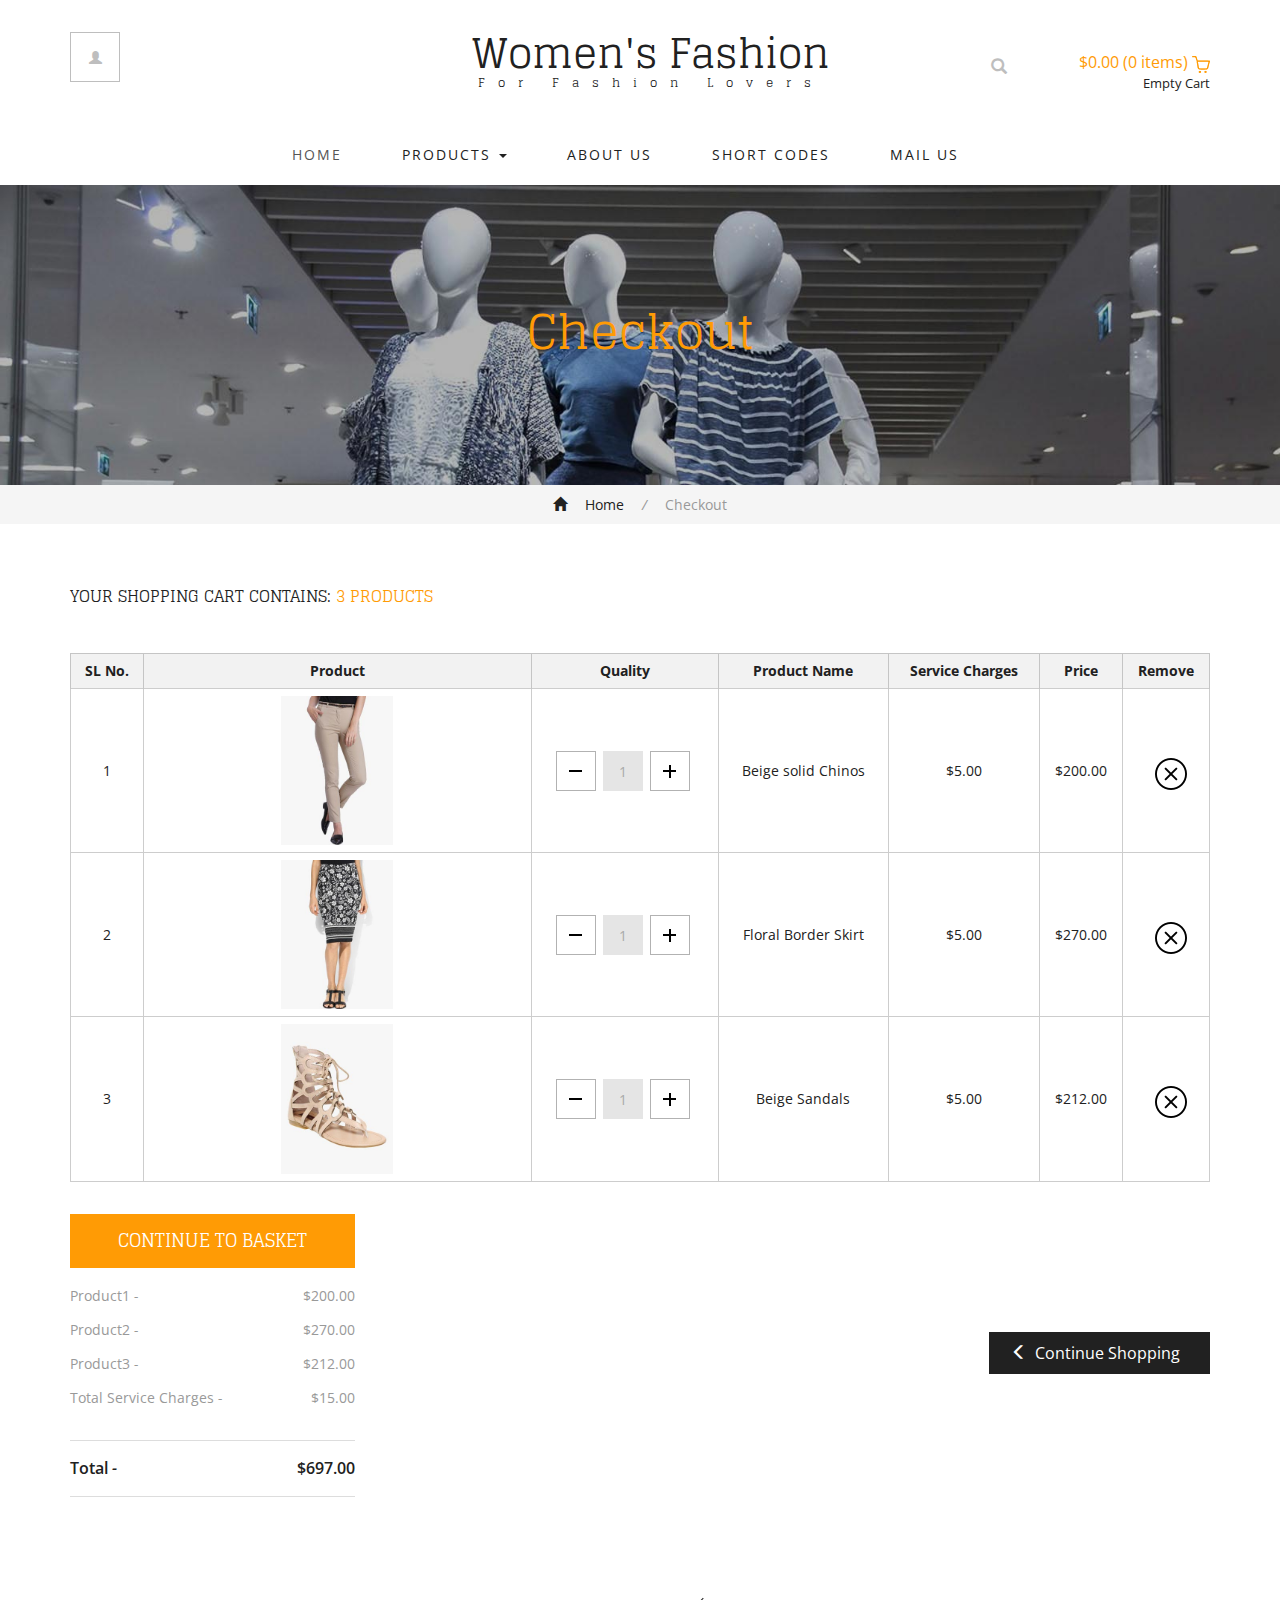
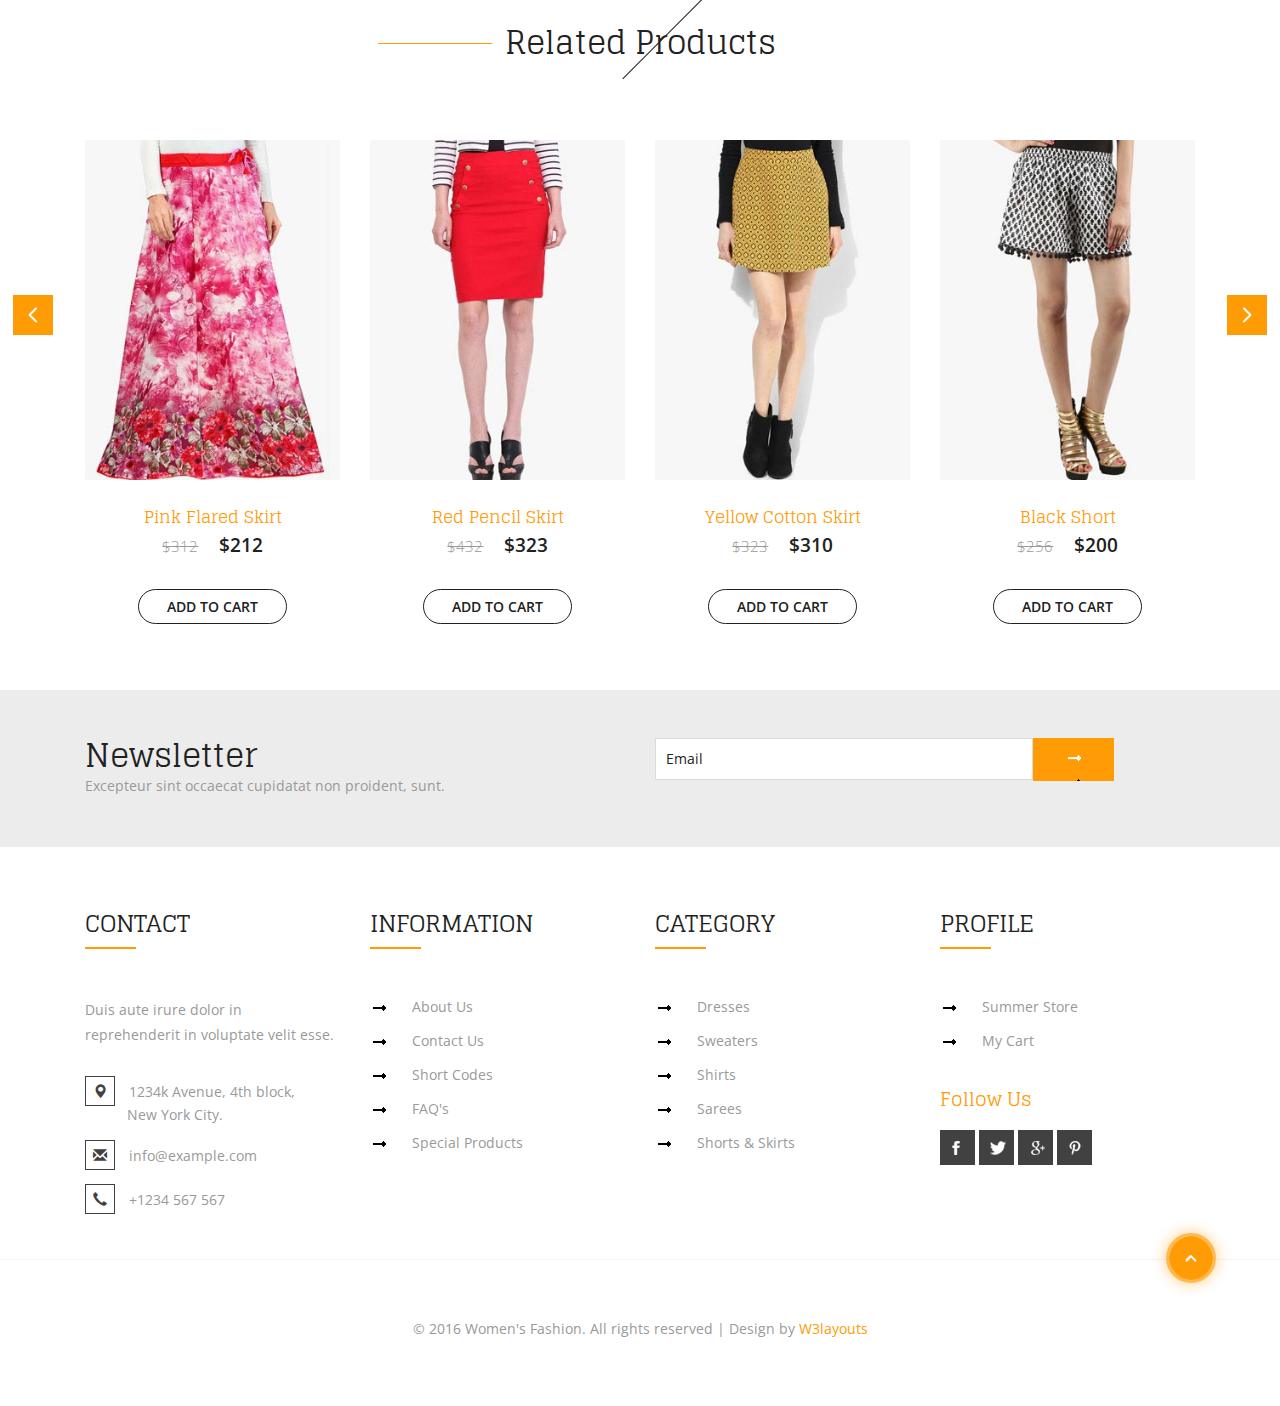
<file: web/checkout.html>
<!--
Author: W3layouts
Author URL: http://w3layouts.com
License: Creative Commons Attribution 3.0 Unported
License URL: http://creativecommons.org/licenses/by/3.0/
-->
<!DOCTYPE html>
<html>
<head>
<title>Women's Fashion a Ecommerce Online Shopping Category Flat Bootstrap Responsive Website Template | Checkout :: w3layouts</title>
<!-- for-mobile-apps -->
<meta name="viewport" content="width=device-width, initial-scale=1">
<meta http-equiv="Content-Type" content="text/html; charset=utf-8" />
<meta name="keywords" content="Women's Fashion Responsive web template, Bootstrap Web Templates, Flat Web Templates, Android Compatible web template, 
Smartphone Compatible web template, free webdesigns for Nokia, Samsung, LG, SonyEricsson, Motorola web design" />
<script type="application/x-javascript"> addEventListener("load", function() { setTimeout(hideURLbar, 0); }, false);
		function hideURLbar(){ window.scrollTo(0,1); } </script>
<!-- //for-mobile-apps -->
<link href="css/bootstrap.css" rel="stylesheet" type="text/css" media="all" />
<link href="css/style.css" rel="stylesheet" type="text/css" media="all" />
<link href="css/fasthover.css" rel="stylesheet" type="text/css" media="all" />
<!-- js -->
<script src="js/jquery.min.js"></script>
<!-- //js -->
<!-- cart -->
<script src="js/simpleCart.min.js"></script>
<!-- cart -->
<!-- for bootstrap working -->
<script type="text/javascript" src="js/bootstrap-3.1.1.min.js"></script>
<!-- //for bootstrap working -->
<link href='//fonts.googleapis.com/css?family=Glegoo:400,700' rel='stylesheet' type='text/css'>
<link href='//fonts.googleapis.com/css?family=Open+Sans:400,300,300italic,400italic,600,600italic,700,700italic,800,800italic' rel='stylesheet' type='text/css'>
<!-- start-smooth-scrolling -->
<script type="text/javascript">
	jQuery(document).ready(function($) {
		$(".scroll").click(function(event){		
			event.preventDefault();
			$('html,body').animate({scrollTop:$(this.hash).offset().top},1000);
		});
	});
</script>
<!-- //end-smooth-scrolling -->
</head>
	
<body>
<!-- header -->
	<div class="modal fade" id="myModal88" tabindex="-1" role="dialog" aria-labelledby="myLargeModalLabel"
		aria-hidden="true">
		<div class="modal-dialog modal-lg">
			<div class="modal-content">
				<div class="modal-header">
					<button type="button" class="close" data-dismiss="modal" aria-hidden="true">
						&times;</button>
					<h4 class="modal-title" id="myModalLabel">
						Don't Wait, Login now!</h4>
				</div>
				<div class="modal-body modal-body-sub">
					<div class="row">
						<div class="col-md-8 modal_body_left modal_body_left1" style="border-right: 1px dotted #C2C2C2;padding-right:3em;">
							<div class="sap_tabs">	
								<div id="horizontalTab" style="display: block; width: 100%; margin: 0px;">
									<ul>
										<li class="resp-tab-item" aria-controls="tab_item-0" role="tab"><span>Sign in</span></li>
										<li class="resp-tab-item" aria-controls="tab_item-1" role="tab"><span>Sign up</span></li>
									</ul>		
									<div class="tab-1 resp-tab-content" aria-labelledby="tab_item-0">
										<div class="facts">
											<div class="register">
												<form action="#" method="post">			
													<input name="Email" placeholder="Email Address" type="text" required="">						
													<input name="Password" placeholder="Password" type="password" required="">										
													<div class="sign-up">
														<input type="submit" value="Sign in"/>
													</div>
												</form>
											</div>
										</div> 
									</div>	

									<div class="tab-2 resp-tab-content" aria-labelledby="tab_item-1">
										<div class="facts">
											<div class="register">
												<form action="#" method="post">			
													<input placeholder="Name" name="Name" type="text" required="">
													<input placeholder="Email Address" name="Email" type="email" required="">	
													<input placeholder="Password" name="Password" type="password" required="">	
													<input placeholder="Confirm Password" name="Password" type="password" required="">
													<div class="sign-up">
														<input type="submit" value="Create Account"/>
													</div>
												</form>
											</div>
										</div>
									</div> 			        					            	      
								</div>	
							</div>
							<script src="js/easyResponsiveTabs.js" type="text/javascript"></script>
							<script type="text/javascript">
								$(document).ready(function () {
									$('#horizontalTab').easyResponsiveTabs({
										type: 'default', //Types: default, vertical, accordion           
										width: 'auto', //auto or any width like 600px
										fit: true   // 100% fit in a container
									});
								});
							</script>
							<div id="OR" class="hidden-xs">
								OR</div>
						</div>
						<div class="col-md-4 modal_body_right modal_body_right1">
							<div class="row text-center sign-with">
								<div class="col-md-12">
									<h3 class="other-nw">
										Sign in with</h3>
								</div>
								<div class="col-md-12">
									<ul class="social">
										<li class="social_facebook"><a href="#" class="entypo-facebook"></a></li>
										<li class="social_dribbble"><a href="#" class="entypo-dribbble"></a></li>
										<li class="social_twitter"><a href="#" class="entypo-twitter"></a></li>
										<li class="social_behance"><a href="#" class="entypo-behance"></a></li>
									</ul>
								</div>
							</div>
						</div>
					</div>
				</div>
			</div>
		</div>
	</div>
	<div class="header">
		<div class="container">
			<div class="w3l_login">
				<a href="#" data-toggle="modal" data-target="#myModal88"><span class="glyphicon glyphicon-user" aria-hidden="true"></span></a>
			</div>
			<div class="w3l_logo">
				<h1><a href="index.html">Women's Fashion<span>For Fashion Lovers</span></a></h1>
			</div>
			<div class="search">
				<input class="search_box" type="checkbox" id="search_box">
				<label class="icon-search" for="search_box"><span class="glyphicon glyphicon-search" aria-hidden="true"></span></label>
				<div class="search_form">
					<form action="#" method="post">
						<input type="text" name="Search" placeholder="Search...">
						<input type="submit" value="Send">
					</form>
				</div>
			</div>
			<div class="cart box_1">
				<a href="checkout.html">
					<div class="total">
					<span class="simpleCart_total"></span> (<span id="simpleCart_quantity" class="simpleCart_quantity"></span> items)</div>
					<img src="images/bag.png" alt="" />
				</a>
				<p><a href="javascript:;" class="simpleCart_empty">Empty Cart</a></p>
				<div class="clearfix"> </div>
			</div>	
			<div class="clearfix"> </div>
		</div>
	</div>
	<div class="navigation">
		<div class="container">
			<nav class="navbar navbar-default">
				<!-- Brand and toggle get grouped for better mobile display -->
				<div class="navbar-header nav_2">
					<button type="button" class="navbar-toggle collapsed navbar-toggle1" data-toggle="collapse" data-target="#bs-megadropdown-tabs">
						<span class="sr-only">Toggle navigation</span>
						<span class="icon-bar"></span>
						<span class="icon-bar"></span>
						<span class="icon-bar"></span>
					</button>
				</div> 
				<div class="collapse navbar-collapse" id="bs-megadropdown-tabs">
					<ul class="nav navbar-nav">
						<li class="active"><a href="index.html">Home</a></li>	
						<!-- Mega Menu -->
						<li class="dropdown">
							<a href="#" class="dropdown-toggle" data-toggle="dropdown">Products <b class="caret"></b></a>
							<ul class="dropdown-menu multi-column columns-3">
								<div class="row">
									<div class="col-sm-3">
										<ul class="multi-column-dropdown">
											<h6>Clothing</h6>
											<li><a href="dresses.html">Dresses<span>New</span></a></li>
											<li><a href="sweaters.html">Sweaters</a></li>
											<li><a href="skirts.html">Shorts & Skirts</a></li>
											<li><a href="jeans.html">Jeans</a></li>
											<li><a href="shirts.html">Shirts & Tops<span>New</span></a></li>
										</ul>
									</div>
									<div class="col-sm-3">
										<ul class="multi-column-dropdown">
											<h6>Ethnic Wear</h6>
											<li><a href="salwars.html">Salwars</a></li>
											<li><a href="sarees.html">Sarees<span>New</span></a></li>
											<li><a href="products.html"><i>Summer Store</i></a></li>
										</ul>
									</div>
									<div class="col-sm-2">
										<ul class="multi-column-dropdown">
											<h6>Foot Wear</h6>
											<li><a href="sandals.html">Flats</a></li>
											<li><a href="sandals.html">Sandals</a></li>
											<li><a href="sandals.html">Boots</a></li>
											<li><a href="sandals.html">Heels</a></li>
										</ul>
									</div>
									<div class="col-sm-4">
										<div class="w3ls_products_pos">
											<h4>50%<i>Off/-</i></h4>
											<img src="images/1.jpg" alt=" " class="img-responsive" />
										</div>
									</div>
									<div class="clearfix"></div>
								</div>
							</ul>
						</li>
						<li><a href="about.html">About Us</a></li>
						<li><a href="short-codes.html">Short Codes</a></li>
						<li><a href="mail.html">Mail Us</a></li>
					</ul>
				</div>
			</nav>
		</div>
	</div>
<!-- //header -->
<!-- banner -->
	<div class="banner10" id="home1">
		<div class="container">
			<h2>Checkout</h2>
		</div>
	</div>
<!-- //banner -->

<!-- breadcrumbs -->
	<div class="breadcrumb_dress">
		<div class="container">
			<ul>
				<li><a href="index.html"><span class="glyphicon glyphicon-home" aria-hidden="true"></span> Home</a> <i>/</i></li>
				<li>Checkout</li>
			</ul>
		</div>
	</div>
<!-- //breadcrumbs -->

<!-- checkout -->
	<div class="checkout">
		<div class="container">
			<h3>Your shopping cart contains: <span>3 Products</span></h3>

			<div class="checkout-right">
				<table class="timetable_sub">
					<thead>
						<tr>
							<th>SL No.</th>	
							<th>Product</th>
							<th>Quality</th>
							<th>Product Name</th>
							<th>Service Charges</th>
							<th>Price</th>
							<th>Remove</th>
						</tr>
					</thead>
					<tr class="rem1">
						<td class="invert">1</td>
						<td class="invert-image"><a href="single.html"><img src="images/j3.jpg" alt=" " class="img-responsive" /></a></td>
						<td class="invert">
							 <div class="quantity"> 
								<div class="quantity-select">                           
									<div class="entry value-minus">&nbsp;</div>
									<div class="entry value"><span>1</span></div>
									<div class="entry value-plus active">&nbsp;</div>
								</div>
							</div>
						</td>
						<td class="invert">Beige solid Chinos</td>
						<td class="invert">$5.00</td>
						<td class="invert">$200.00</td>
						<td class="invert">
							<div class="rem">
								<div class="close1"> </div>
							</div>
							<script>$(document).ready(function(c) {
								$('.close1').on('click', function(c){
									$('.rem1').fadeOut('slow', function(c){
										$('.rem1').remove();
									});
									});	  
								});
						   </script>
						</td>
					</tr>
					<tr class="rem2">
						<td class="invert">2</td>
						<td class="invert-image"><a href="single.html"><img src="images/ss5.jpg" alt=" " class="img-responsive" /></a></td>
						<td class="invert">
							 <div class="quantity"> 
								<div class="quantity-select">                           
									<div class="entry value-minus">&nbsp;</div>
									<div class="entry value"><span>1</span></div>
									<div class="entry value-plus active">&nbsp;</div>
								</div>
							</div>
						</td>
						<td class="invert">Floral Border Skirt</td>
						<td class="invert">$5.00</td>
						<td class="invert">$270.00</td>
						<td class="invert">
							<div class="rem">
								<div class="close2"> </div>
							</div>
							<script>$(document).ready(function(c) {
								$('.close2').on('click', function(c){
									$('.rem2').fadeOut('slow', function(c){
										$('.rem2').remove();
									});
									});	  
								});
						   </script>
						</td>
					</tr>
					<tr class="rem3">
						<td class="invert">3</td>
						<td class="invert-image"><a href="single.html"><img src="images/c7.jpg" alt=" " class="img-responsive" /></a></td>
						<td class="invert">
							 <div class="quantity"> 
								<div class="quantity-select">                           
									<div class="entry value-minus">&nbsp;</div>
									<div class="entry value"><span>1</span></div>
									<div class="entry value-plus active">&nbsp;</div>
								</div>
							</div>
						</td>
						<td class="invert">Beige Sandals</td>
						<td class="invert">$5.00</td>
						<td class="invert">$212.00</td>
						<td class="invert">
							<div class="rem">
								<div class="close3"> </div>
							</div>
							<script>$(document).ready(function(c) {
								$('.close3').on('click', function(c){
									$('.rem3').fadeOut('slow', function(c){
										$('.rem3').remove();
									});
									});	  
								});
						   </script>
						</td>
					</tr>
								<!--quantity-->
									<script>
									$('.value-plus').on('click', function(){
										var divUpd = $(this).parent().find('.value'), newVal = parseInt(divUpd.text(), 10)+1;
										divUpd.text(newVal);
									});

									$('.value-minus').on('click', function(){
										var divUpd = $(this).parent().find('.value'), newVal = parseInt(divUpd.text(), 10)-1;
										if(newVal>=1) divUpd.text(newVal);
									});
									</script>
								<!--quantity-->
				</table>
			</div>
			<div class="checkout-left">	
				<div class="checkout-left-basket">
					<h4>Continue to basket</h4>
					<ul>
						<li>Product1 <i>-</i> <span>$200.00 </span></li>
						<li>Product2 <i>-</i> <span>$270.00 </span></li>
						<li>Product3 <i>-</i> <span>$212.00 </span></li>
						<li>Total Service Charges <i>-</i> <span>$15.00</span></li>
						<li>Total <i>-</i> <span>$697.00</span></li>
					</ul>
				</div>
				<div class="checkout-right-basket">
					<a href="products.html"><span class="glyphicon glyphicon-menu-left" aria-hidden="true"></span>Continue Shopping</a>
				</div>
				<div class="clearfix"> </div>
			</div>
		</div>
	</div>
	<div class="w3l_related_products">
		<div class="container">
			<h3>Related Products</h3>
			<ul id="flexiselDemo2">			
				<li>
					<div class="w3l_related_products_grid">
						<div class="agile_ecommerce_tab_left dresses_grid">
							<div class="hs-wrapper hs-wrapper3">
								<img src="images/ss1.jpg" alt=" " class="img-responsive">
								<img src="images/ss2.jpg" alt=" " class="img-responsive">
								<img src="images/ss3.jpg" alt=" " class="img-responsive">
								<img src="images/ss4.jpg" alt=" " class="img-responsive">
								<img src="images/ss5.jpg" alt=" " class="img-responsive">
								<img src="images/ss6.jpg" alt=" " class="img-responsive">
								<img src="images/ss7.jpg" alt=" " class="img-responsive">
								<img src="images/ss8.jpg" alt=" " class="img-responsive">
								<div class="w3_hs_bottom">
									<div class="flex_ecommerce">
										<a href="#" data-toggle="modal" data-target="#myModal6"><span class="glyphicon glyphicon-eye-open" aria-hidden="true"></span></a>
									</div>
								</div>
							</div>
							<h5><a href="single.html">Pink Flared Skirt</a></h5>
							<div class="simpleCart_shelfItem">
								<p class="flexisel_ecommerce_cart"><span>$312</span> <i class="item_price">$212</i></p>
								<p><a class="item_add" href="#">Add to cart</a></p>
							</div>
						</div>
					</div>
				</li>
				<li>
					<div class="w3l_related_products_grid">
						<div class="agile_ecommerce_tab_left dresses_grid">
							<div class="hs-wrapper hs-wrapper3">
								<img src="images/ss2.jpg" alt=" " class="img-responsive">
								<img src="images/ss3.jpg" alt=" " class="img-responsive">
								<img src="images/ss4.jpg" alt=" " class="img-responsive">
								<img src="images/ss5.jpg" alt=" " class="img-responsive">
								<img src="images/ss6.jpg" alt=" " class="img-responsive">
								<img src="images/ss9.jpg" alt=" " class="img-responsive">
								<img src="images/ss7.jpg" alt=" " class="img-responsive">
								<img src="images/ss8.jpg" alt=" " class="img-responsive">
								<div class="w3_hs_bottom">
									<div class="flex_ecommerce">
										<a href="#" data-toggle="modal" data-target="#myModal6"><span class="glyphicon glyphicon-eye-open" aria-hidden="true"></span></a>
									</div>
								</div>
							</div>
							<h5><a href="single.html">Red Pencil Skirt</a></h5>
							<div class="simpleCart_shelfItem">
								<p class="flexisel_ecommerce_cart"><span>$432</span> <i class="item_price">$323</i></p>
								<p><a class="item_add" href="#">Add to cart</a></p>
							</div>
						</div>
					</div>
				</li>
				<li>
					<div class="w3l_related_products_grid">
						<div class="agile_ecommerce_tab_left dresses_grid">
							<div class="hs-wrapper hs-wrapper3">
								<img src="images/ss3.jpg" alt=" " class="img-responsive">
								<img src="images/ss4.jpg" alt=" " class="img-responsive">
								<img src="images/ss5.jpg" alt=" " class="img-responsive">
								<img src="images/ss6.jpg" alt=" " class="img-responsive">
								<img src="images/ss7.jpg" alt=" " class="img-responsive">
								<img src="images/ss8.jpg" alt=" " class="img-responsive">
								<img src="images/ss9.jpg" alt=" " class="img-responsive">
								<img src="images/ss1.jpg" alt=" " class="img-responsive">
								<div class="w3_hs_bottom">
									<div class="flex_ecommerce">
										<a href="#" data-toggle="modal" data-target="#myModal6"><span class="glyphicon glyphicon-eye-open" aria-hidden="true"></span></a>
									</div>
								</div>
							</div>
							<h5><a href="single.html">Yellow Cotton Skirt</a></h5>
							<div class="simpleCart_shelfItem">
								<p class="flexisel_ecommerce_cart"><span>$323</span> <i class="item_price">$310</i></p>
								<p><a class="item_add" href="#">Add to cart</a></p>
							</div>
						</div>
					</div>
				</li>
				<li>
					<div class="w3l_related_products_grid">
						<div class="agile_ecommerce_tab_left dresses_grid">
							<div class="hs-wrapper hs-wrapper3">
								<img src="images/ss4.jpg" alt=" " class="img-responsive">
								<img src="images/ss5.jpg" alt=" " class="img-responsive">
								<img src="images/ss6.jpg" alt=" " class="img-responsive">
								<img src="images/ss7.jpg" alt=" " class="img-responsive">
								<img src="images/ss8.jpg" alt=" " class="img-responsive">
								<img src="images/ss9.jpg" alt=" " class="img-responsive">
								<img src="images/ss1.jpg" alt=" " class="img-responsive">
								<img src="images/ss2.jpg" alt=" " class="img-responsive">
								<div class="w3_hs_bottom">
									<div class="flex_ecommerce">
										<a href="#" data-toggle="modal" data-target="#myModal6"><span class="glyphicon glyphicon-eye-open" aria-hidden="true"></span></a>
									</div>
								</div>
							</div>
							<h5><a href="single.html">Black Short</a></h5>
							<div class="simpleCart_shelfItem">
								<p class="flexisel_ecommerce_cart"><span>$256</span> <i class="item_price">$200</i></p>
								<p><a class="item_add" href="#">Add to cart</a></p>
							</div>
						</div>
					</div>
				</li>
			</ul>
				<script type="text/javascript">
					$(window).load(function() {
						$("#flexiselDemo2").flexisel({
							visibleItems:4,
							animationSpeed: 1000,
							autoPlay: true,
							autoPlaySpeed: 3000,    		
							pauseOnHover: true,
							enableResponsiveBreakpoints: true,
							responsiveBreakpoints: { 
								portrait: { 
									changePoint:480,
									visibleItems: 1
								}, 
								landscape: { 
									changePoint:640,
									visibleItems:2
								},
								tablet: { 
									changePoint:768,
									visibleItems: 3
								}
							}
						});
						
					});
				</script>
				<script type="text/javascript" src="js/jquery.flexisel.js"></script>
		</div>
	</div>
	<div class="modal video-modal fade" id="myModal6" tabindex="-1" role="dialog" aria-labelledby="myModal6">
		<div class="modal-dialog" role="document">
			<div class="modal-content">
				<div class="modal-header">
					<button type="button" class="close" data-dismiss="modal" aria-label="Close"><span aria-hidden="true">&times;</span></button>						
				</div>
				<section>
					<div class="modal-body">
						<div class="col-md-5 modal_body_left">
							<img src="images/39.jpg" alt=" " class="img-responsive" />
						</div>
						<div class="col-md-7 modal_body_right">
							<h4>a good look women's Long Skirt</h4>
							<p>Ut enim ad minim veniam, quis nostrud 
								exercitation ullamco laboris nisi ut aliquip ex ea 
								commodo consequat.Duis aute irure dolor in 
								reprehenderit in voluptate velit esse cillum dolore 
								eu fugiat nulla pariatur. Excepteur sint occaecat 
								cupidatat non proident, sunt in culpa qui officia 
								deserunt mollit anim id est laborum.</p>
							<div class="rating">
								<div class="rating-left">
									<img src="images/star-.png" alt=" " class="img-responsive" />
								</div>
								<div class="rating-left">
									<img src="images/star-.png" alt=" " class="img-responsive" />
								</div>
								<div class="rating-left">
									<img src="images/star-.png" alt=" " class="img-responsive" />
								</div>
								<div class="rating-left">
									<img src="images/star.png" alt=" " class="img-responsive" />
								</div>
								<div class="rating-left">
									<img src="images/star.png" alt=" " class="img-responsive" />
								</div>
								<div class="clearfix"> </div>
							</div>
							<div class="modal_body_right_cart simpleCart_shelfItem">
								<p><span>$320</span> <i class="item_price">$250</i></p>
								<p><a class="item_add" href="#">Add to cart</a></p>
							</div>
							<h5>Color</h5>
							<div class="color-quality">
								<ul>
									<li><a href="#"><span></span>Red</a></li>
									<li><a href="#" class="brown"><span></span>Yellow</a></li>
									<li><a href="#" class="purple"><span></span>Purple</a></li>
									<li><a href="#" class="gray"><span></span>Violet</a></li>
								</ul>
							</div>
						</div>
						<div class="clearfix"> </div>
					</div>
				</section>
			</div>
		</div>
	</div>
<!-- //checkout -->
<!-- newsletter -->
	<div class="newsletter">
		<div class="container">
			<div class="col-md-6 w3agile_newsletter_left">
				<h3>Newsletter</h3>
				<p>Excepteur sint occaecat cupidatat non proident, sunt.</p>
			</div>
			<div class="col-md-6 w3agile_newsletter_right">
				<form action="#" method="post">
					<input type="email" name="Email" value="Email" onfocus="this.value = '';" onblur="if (this.value == '') {this.value = 'Email';}" required="">
					<input type="submit" value="">
				</form>
			</div>
			<div class="clearfix"> </div>
		</div>
	</div>
<!-- //newsletter -->
<!-- footer -->
	<div class="footer">
		<div class="container">
			<div class="w3_footer_grids">
				<div class="col-md-3 w3_footer_grid">
					<h3>Contact</h3>
					<p>Duis aute irure dolor in reprehenderit in voluptate velit esse.</p>
					<ul class="address">
						<li><i class="glyphicon glyphicon-map-marker" aria-hidden="true"></i>1234k Avenue, 4th block, <span>New York City.</span></li>
						<li><i class="glyphicon glyphicon-envelope" aria-hidden="true"></i><a href="mailto:info@example.com">info@example.com</a></li>
						<li><i class="glyphicon glyphicon-earphone" aria-hidden="true"></i>+1234 567 567</li>
					</ul>
				</div>
				<div class="col-md-3 w3_footer_grid">
					<h3>Information</h3>
					<ul class="info"> 
						<li><a href="about.html">About Us</a></li>
						<li><a href="mail.html">Contact Us</a></li>
						<li><a href="short-codes.html">Short Codes</a></li>
						<li><a href="faq.html">FAQ's</a></li>
						<li><a href="products.html">Special Products</a></li>
					</ul>
				</div>
				<div class="col-md-3 w3_footer_grid">
					<h3>Category</h3>
					<ul class="info"> 
						<li><a href="dresses.html">Dresses</a></li>
						<li><a href="sweaters.html">Sweaters</a></li>
						<li><a href="shirts.html">Shirts</a></li>
						<li><a href="sarees.html">Sarees</a></li>
						<li><a href="skirts.html">Shorts & Skirts</a></li>
					</ul>
				</div>
				<div class="col-md-3 w3_footer_grid">
					<h3>Profile</h3>
					<ul class="info"> 
						<li><a href="products.html">Summer Store</a></li>
						<li><a href="checkout.html">My Cart</a></li>
					</ul>
					<h4>Follow Us</h4>
					<div class="agileits_social_button">
						<ul>
							<li><a href="#" class="facebook"> </a></li>
							<li><a href="#" class="twitter"> </a></li>
							<li><a href="#" class="google"> </a></li>
							<li><a href="#" class="pinterest"> </a></li>
						</ul>
					</div>
				</div>
				<div class="clearfix"> </div>
			</div>
		</div>
		<div class="footer-copy">
			<div class="footer-copy1">
				<div class="footer-copy-pos">
					<a href="#home1" class="scroll"><img src="images/arrow.png" alt=" " class="img-responsive" /></a>
				</div>
			</div>
			<div class="container">
				<p>&copy; 2016 Women's Fashion. All rights reserved | Design by <a href="http://w3layouts.com/">W3layouts</a></p>
			</div>
		</div>
	</div>
<!-- //footer -->
</body>
</html>
</file>
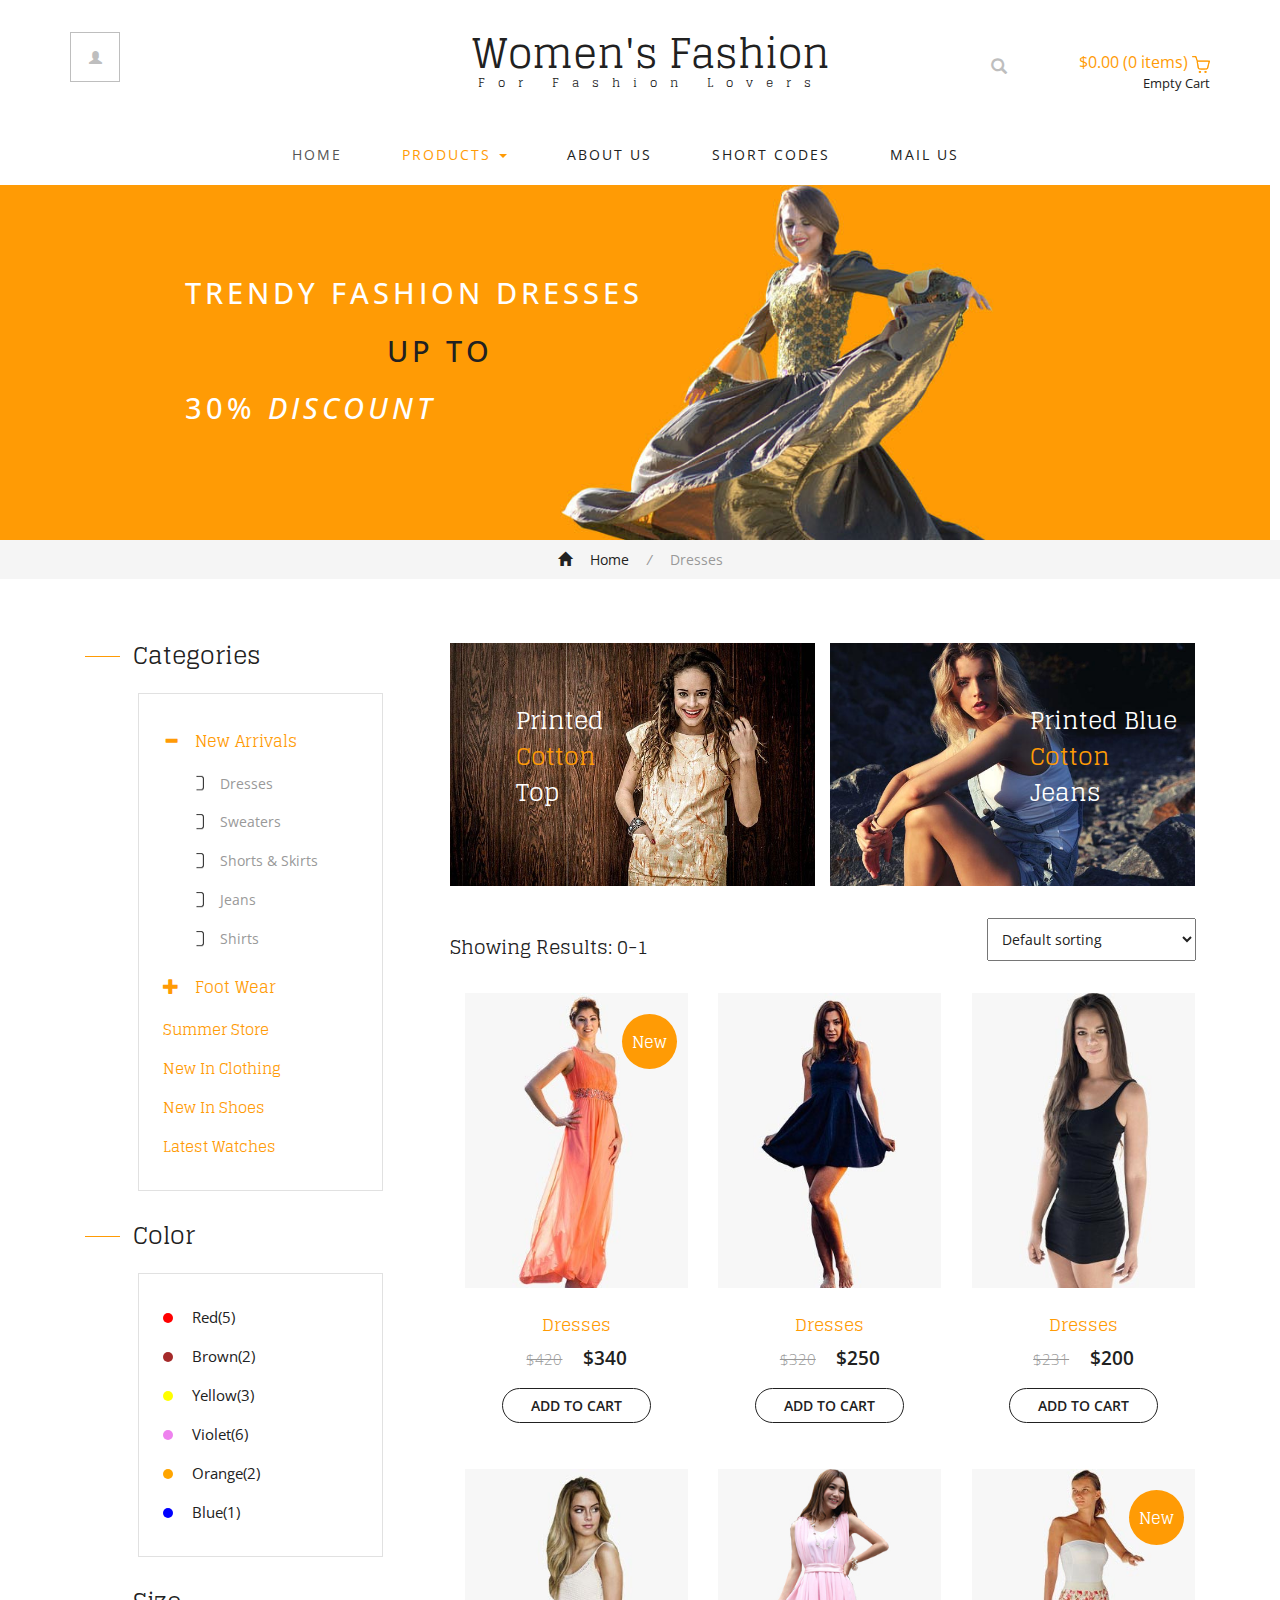
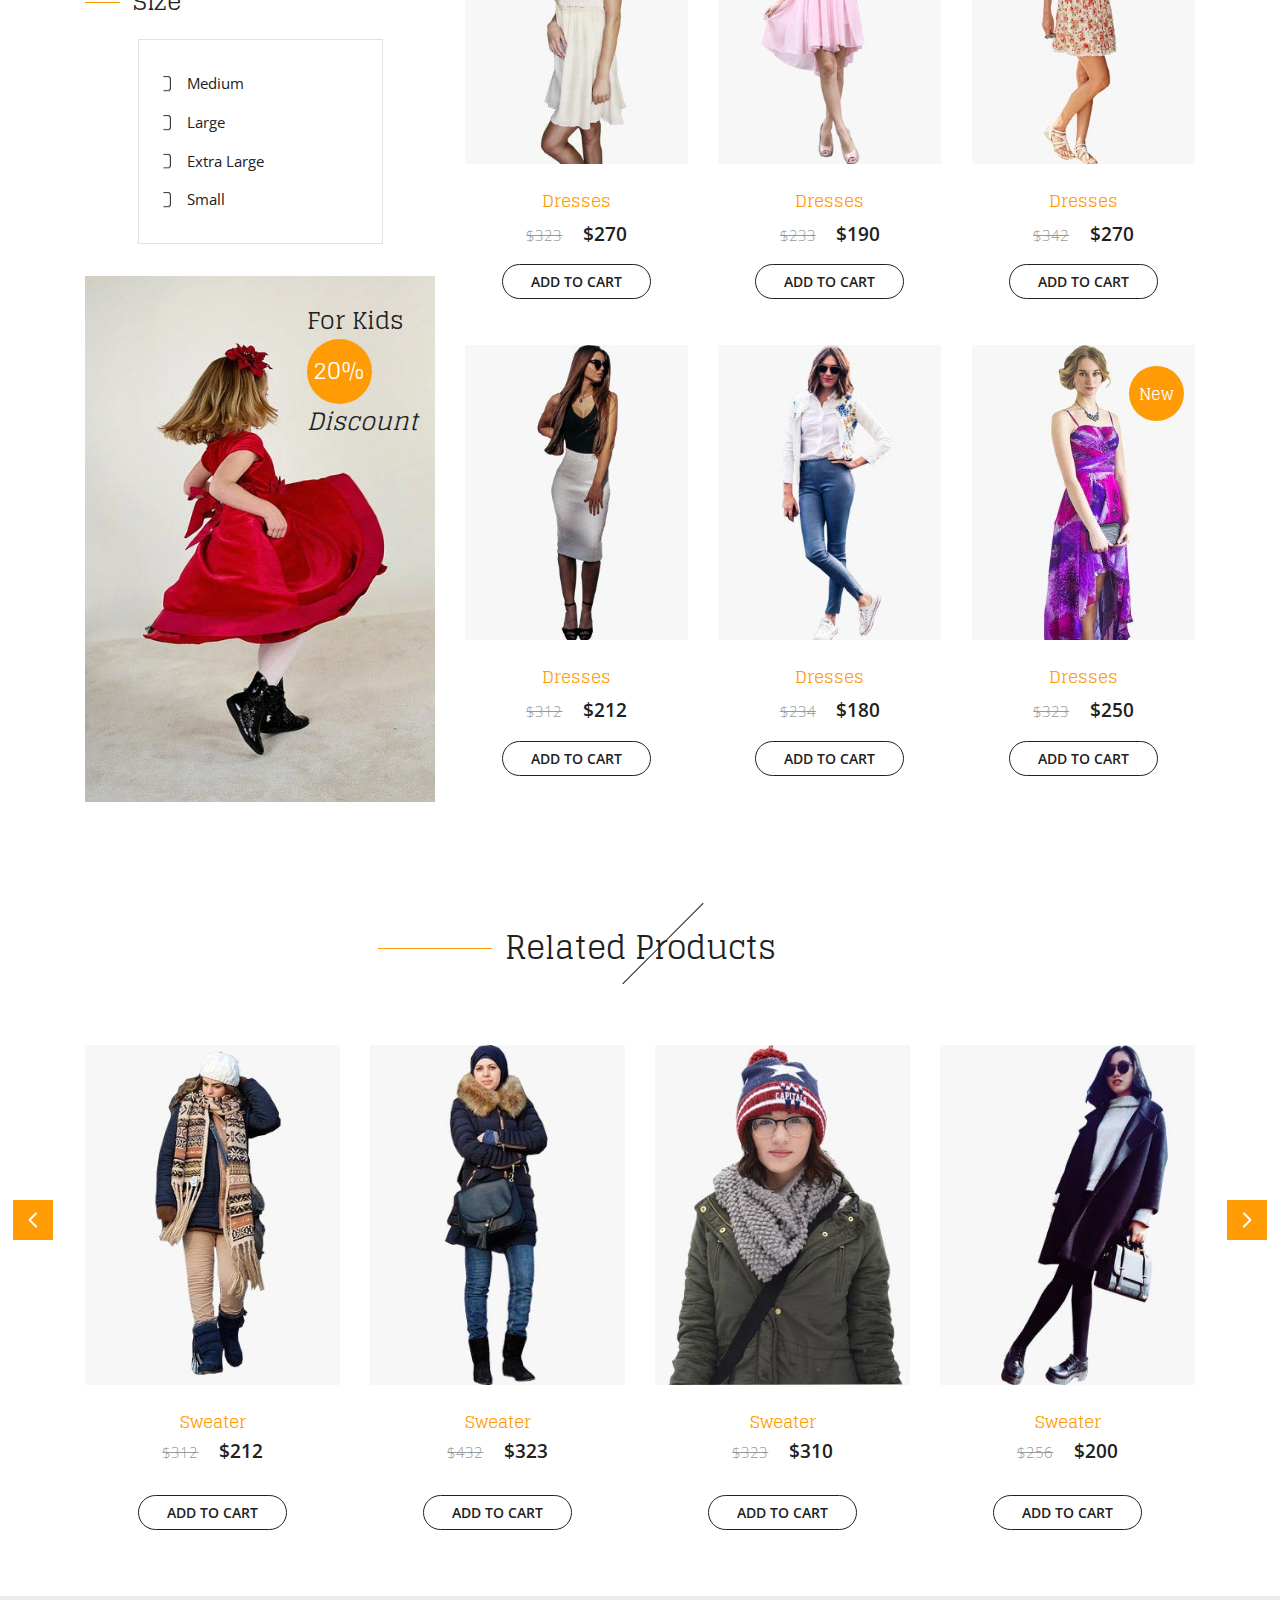
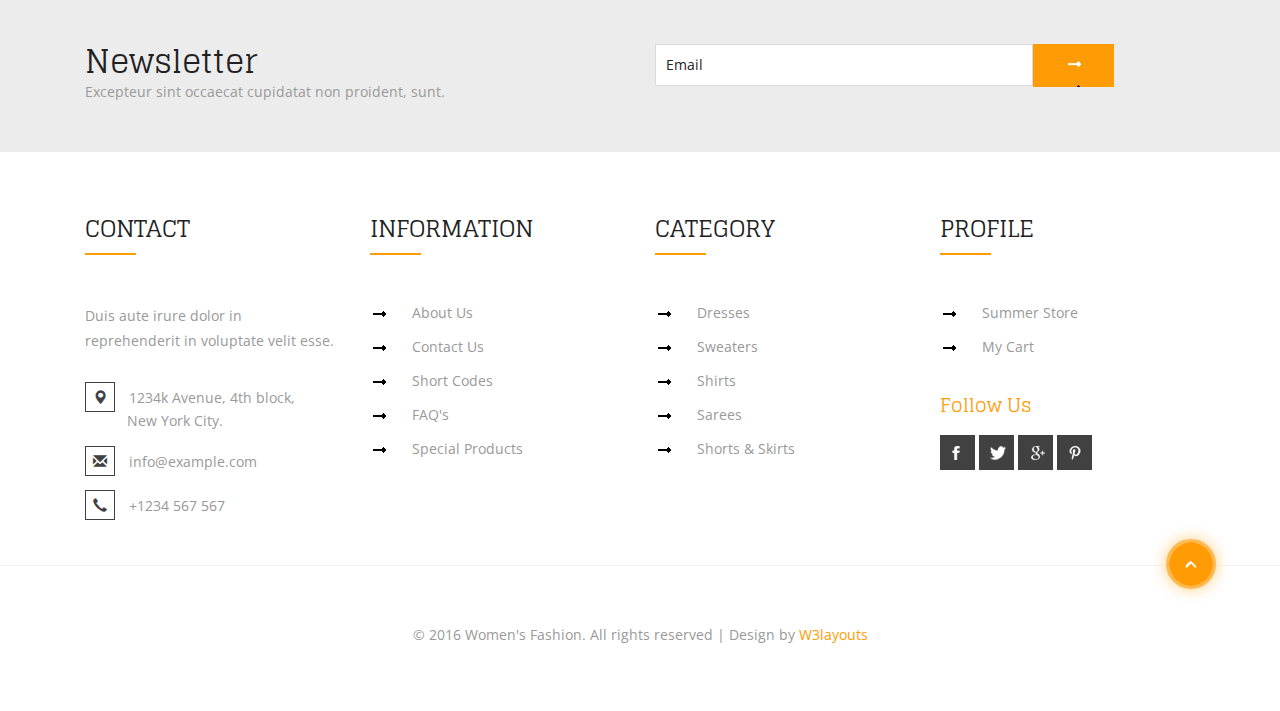
<file: web/dresses.html>
<!--
Author: W3layouts
Author URL: http://w3layouts.com
License: Creative Commons Attribution 3.0 Unported
License URL: http://creativecommons.org/licenses/by/3.0/
-->
<!DOCTYPE html>
<html>
<head>
<title>Women's Fashion a Ecommerce Online Shopping Category Flat Bootstrap Responsive Website Template | Dresses :: w3layouts</title>
<!-- for-mobile-apps -->
<meta name="viewport" content="width=device-width, initial-scale=1">
<meta http-equiv="Content-Type" content="text/html; charset=utf-8" />
<meta name="keywords" content="Women's Fashion Responsive web template, Bootstrap Web Templates, Flat Web Templates, Android Compatible web template, 
Smartphone Compatible web template, free webdesigns for Nokia, Samsung, LG, SonyEricsson, Motorola web design" />
<script type="application/x-javascript"> addEventListener("load", function() { setTimeout(hideURLbar, 0); }, false);
		function hideURLbar(){ window.scrollTo(0,1); } </script>
<!-- //for-mobile-apps -->
<link href="css/bootstrap.css" rel="stylesheet" type="text/css" media="all" />
<link href="css/style.css" rel="stylesheet" type="text/css" media="all" />
<link href="css/fasthover.css" rel="stylesheet" type="text/css" media="all" />
<!-- js -->
<script src="js/jquery.min.js"></script>
<!-- //js -->
<!-- cart -->
<script src="js/simpleCart.min.js"></script>
<!-- cart -->
<!-- for bootstrap working -->
<script type="text/javascript" src="js/bootstrap-3.1.1.min.js"></script>
<!-- //for bootstrap working -->
<link href='//fonts.googleapis.com/css?family=Glegoo:400,700' rel='stylesheet' type='text/css'>
<link href='//fonts.googleapis.com/css?family=Open+Sans:400,300,300italic,400italic,600,600italic,700,700italic,800,800italic' rel='stylesheet' type='text/css'>
<!-- start-smooth-scrolling -->
<script type="text/javascript">
	jQuery(document).ready(function($) {
		$(".scroll").click(function(event){		
			event.preventDefault();
			$('html,body').animate({scrollTop:$(this.hash).offset().top},1000);
		});
	});
</script>
<!-- //end-smooth-scrolling -->
</head>
	
<body>
<!-- header -->
	<div class="modal fade" id="myModal88" tabindex="-1" role="dialog" aria-labelledby="myLargeModalLabel"
		aria-hidden="true">
		<div class="modal-dialog modal-lg">
			<div class="modal-content">
				<div class="modal-header">
					<button type="button" class="close" data-dismiss="modal" aria-hidden="true">
						&times;</button>
					<h4 class="modal-title" id="myModalLabel">
						Don't Wait, Login now!</h4>
				</div>
				<div class="modal-body modal-body-sub">
					<div class="row">
						<div class="col-md-8 modal_body_left modal_body_left1" style="border-right: 1px dotted #C2C2C2;padding-right:3em;">
							<div class="sap_tabs">	
								<div id="horizontalTab" style="display: block; width: 100%; margin: 0px;">
									<ul>
										<li class="resp-tab-item" aria-controls="tab_item-0" role="tab"><span>Sign in</span></li>
										<li class="resp-tab-item" aria-controls="tab_item-1" role="tab"><span>Sign up</span></li>
									</ul>		
									<div class="tab-1 resp-tab-content" aria-labelledby="tab_item-0">
										<div class="facts">
											<div class="register">
												<form action="#" method="post">			
													<input name="Email" placeholder="Email Address" type="text" required="">						
													<input name="Password" placeholder="Password" type="password" required="">										
													<div class="sign-up">
														<input type="submit" value="Sign in"/>
													</div>
												</form>
											</div>
										</div> 
									</div>	

									<div class="tab-2 resp-tab-content" aria-labelledby="tab_item-1">
										<div class="facts">
											<div class="register">
												<form action="#" method="post">			
													<input placeholder="Name" name="Name" type="text" required="">
													<input placeholder="Email Address" name="Email" type="email" required="">	
													<input placeholder="Password" name="Password" type="password" required="">	
													<input placeholder="Confirm Password" name="Password" type="password" required="">
													<div class="sign-up">
														<input type="submit" value="Create Account"/>
													</div>
												</form>
											</div>
										</div>
									</div> 			        					            	      
								</div>	
							</div>
							<script src="js/easyResponsiveTabs.js" type="text/javascript"></script>
							<script type="text/javascript">
								$(document).ready(function () {
									$('#horizontalTab').easyResponsiveTabs({
										type: 'default', //Types: default, vertical, accordion           
										width: 'auto', //auto or any width like 600px
										fit: true   // 100% fit in a container
									});
								});
							</script>
							<div id="OR" class="hidden-xs">
								OR</div>
						</div>
						<div class="col-md-4 modal_body_right modal_body_right1">
							<div class="row text-center sign-with">
								<div class="col-md-12">
									<h3 class="other-nw">
										Sign in with</h3>
								</div>
								<div class="col-md-12">
									<ul class="social">
										<li class="social_facebook"><a href="#" class="entypo-facebook"></a></li>
										<li class="social_dribbble"><a href="#" class="entypo-dribbble"></a></li>
										<li class="social_twitter"><a href="#" class="entypo-twitter"></a></li>
										<li class="social_behance"><a href="#" class="entypo-behance"></a></li>
									</ul>
								</div>
							</div>
						</div>
					</div>
				</div>
			</div>
		</div>
	</div>
	<div class="header">
		<div class="container">
			<div class="w3l_login">
				<a href="#" data-toggle="modal" data-target="#myModal88"><span class="glyphicon glyphicon-user" aria-hidden="true"></span></a>
			</div>
			<div class="w3l_logo">
				<h1><a href="index.html">Women's Fashion<span>For Fashion Lovers</span></a></h1>
			</div>
			<div class="search">
				<input class="search_box" type="checkbox" id="search_box">
				<label class="icon-search" for="search_box"><span class="glyphicon glyphicon-search" aria-hidden="true"></span></label>
				<div class="search_form">
					<form action="#" method="post">
						<input type="text" name="Search" placeholder="Search...">
						<input type="submit" value="Send">
					</form>
				</div>
			</div>
			<div class="cart box_1">
				<a href="checkout.html">
					<div class="total">
					<span class="simpleCart_total"></span> (<span id="simpleCart_quantity" class="simpleCart_quantity"></span> items)</div>
					<img src="images/bag.png" alt="" />
				</a>
				<p><a href="javascript:;" class="simpleCart_empty">Empty Cart</a></p>
				<div class="clearfix"> </div>
			</div>	
			<div class="clearfix"> </div>
		</div>
	</div>
	<div class="navigation">
		<div class="container">
			<nav class="navbar navbar-default">
				<!-- Brand and toggle get grouped for better mobile display -->
				<div class="navbar-header nav_2">
					<button type="button" class="navbar-toggle collapsed navbar-toggle1" data-toggle="collapse" data-target="#bs-megadropdown-tabs">
						<span class="sr-only">Toggle navigation</span>
						<span class="icon-bar"></span>
						<span class="icon-bar"></span>
						<span class="icon-bar"></span>
					</button>
				</div> 
				<div class="collapse navbar-collapse" id="bs-megadropdown-tabs">
					<ul class="nav navbar-nav">
						<li class="active"><a href="index.html">Home</a></li>	
						<!-- Mega Menu -->
						<li class="dropdown">
							<a href="#" class="dropdown-toggle act" data-toggle="dropdown">Products <b class="caret"></b></a>
							<ul class="dropdown-menu multi-column columns-3">
								<div class="row">
									<div class="col-sm-3">
										<ul class="multi-column-dropdown">
											<h6>Clothing</h6>
											<li><a href="dresses.html">Dresses<span>New</span></a></li>
											<li><a href="sweaters.html">Sweaters</a></li>
											<li><a href="skirts.html">Shorts & Skirts</a></li>
											<li><a href="jeans.html">Jeans</a></li>
											<li><a href="shirts.html">Shirts & Tops<span>New</span></a></li>
										</ul>
									</div>
									<div class="col-sm-3">
										<ul class="multi-column-dropdown">
											<h6>Ethnic Wear</h6>
											<li><a href="salwars.html">Salwars</a></li>
											<li><a href="sarees.html">Sarees<span>New</span></a></li>
											<li><a href="products.html"><i>Summer Store</i></a></li>
										</ul>
									</div>
									<div class="col-sm-2">
										<ul class="multi-column-dropdown">
											<h6>Foot Wear</h6>
											<li><a href="sandals.html">Flats</a></li>
											<li><a href="sandals.html">Sandals</a></li>
											<li><a href="sandals.html">Boots</a></li>
											<li><a href="sandals.html">Heels</a></li>
										</ul>
									</div>
									<div class="col-sm-4">
										<div class="w3ls_products_pos">
											<h4>50%<i>Off/-</i></h4>
											<img src="images/1.jpg" alt=" " class="img-responsive" />
										</div>
									</div>
									<div class="clearfix"></div>
								</div>
							</ul>
						</li>
						<li><a href="about.html">About Us</a></li>
						<li><a href="short-codes.html">Short Codes</a></li>
						<li><a href="mail.html">Mail Us</a></li>
					</ul>
				</div>
			</nav>
		</div>
	</div>
<!-- //header -->
<!-- banner -->
	<div class="banner1" id="home1">
		<div class="container">
			<h2>trendy fashion dresses<span>up to</span> 30% <i>Discount</i></h2>
		</div>
	</div>
<!-- //banner -->

<!-- breadcrumbs -->
	<div class="breadcrumb_dress">
		<div class="container">
			<ul>
				<li><a href="index.html"><span class="glyphicon glyphicon-home" aria-hidden="true"></span> Home</a> <i>/</i></li>
				<li>Dresses</li>
			</ul>
		</div>
	</div>
<!-- //breadcrumbs -->

<!-- dresses -->
	<div class="dresses">
		<div class="container">
			<div class="w3ls_dresses_grids">
				<div class="col-md-4 w3ls_dresses_grid_left">
					<div class="w3ls_dresses_grid_left_grid">
						<h3>Categories</h3>
						<div class="w3ls_dresses_grid_left_grid_sub">
							<div class="panel-group" id="accordion" role="tablist" aria-multiselectable="true">
							  <div class="panel panel-default">
								<div class="panel-heading" role="tab" id="headingOne">
								  <h4 class="panel-title asd">
									<a class="pa_italic" role="button" data-toggle="collapse" data-parent="#accordion" href="#collapseOne" aria-expanded="true" aria-controls="collapseOne">
									  <span class="glyphicon glyphicon-plus" aria-hidden="true"></span><i class="glyphicon glyphicon-minus" aria-hidden="true"></i>New Arrivals
									</a>
								  </h4>
								</div>
								<div id="collapseOne" class="panel-collapse collapse in" role="tabpanel" aria-labelledby="headingOne">
								  <div class="panel-body panel_text">
									<ul>
										<li><a href="dresses.html">Dresses</a></li>
										<li><a href="sweaters.html">Sweaters</a></li>
										<li><a href="skirts.html">Shorts & Skirts</a></li>
										<li><a href="jeans.html">Jeans</a></li>
										<li><a href="shirts.html">Shirts</a></li>
									</ul>
								  </div>
								</div>
							  </div>
							  <div class="panel panel-default">
								<div class="panel-heading" role="tab" id="headingTwo">
								  <h4 class="panel-title asd">
									<a class="pa_italic collapsed" role="button" data-toggle="collapse" data-parent="#accordion" href="#collapseTwo" aria-expanded="false" aria-controls="collapseTwo">
									  <span class="glyphicon glyphicon-plus" aria-hidden="true"></span><i class="glyphicon glyphicon-minus" aria-hidden="true"></i>Foot Wear
									</a>
								  </h4>
								</div>
								<div id="collapseTwo" class="panel-collapse collapse" role="tabpanel" aria-labelledby="headingTwo">
								   <div class="panel-body panel_text">
									<ul>
										<li><a href="sandals.html">Flats</a></li>
										<li><a href="sandals.html">Sandals</a></li>
										<li><a href="sandals.html">Boots</a></li>
										<li><a href="sandals.html">Heals</a></li>
										<li><a href="sandals.html">Shirts</a></li>
									</ul>
								  </div>
								</div>
							  </div>
							</div>
							<ul class="panel_bottom">
								<li><a href="products.html">Summer Store</a></li>
								<li><a href="dresses.html">New In Clothing</a></li>
								<li><a href="sandals.html">New In Shoes</a></li>
								<li><a href="products.html">Latest Watches</a></li>
							</ul>
						</div>
					</div>
					<div class="w3ls_dresses_grid_left_grid">
						<h3>Color</h3>
						<div class="w3ls_dresses_grid_left_grid_sub">
							<div class="ecommerce_color">
								<ul>
									<li><a href="#"><i></i> Red(5)</a></li>
									<li><a href="#"><i></i> Brown(2)</a></li>
									<li><a href="#"><i></i> Yellow(3)</a></li>
									<li><a href="#"><i></i> Violet(6)</a></li>
									<li><a href="#"><i></i> Orange(2)</a></li>
									<li><a href="#"><i></i> Blue(1)</a></li>
								</ul>
							</div>
						</div>
					</div>
					<div class="w3ls_dresses_grid_left_grid">
						<h3>Size</h3>
						<div class="w3ls_dresses_grid_left_grid_sub">
							<div class="ecommerce_color ecommerce_size">
								<ul>
									<li><a href="#">Medium</a></li>
									<li><a href="#">Large</a></li>
									<li><a href="#">Extra Large</a></li>
									<li><a href="#">Small</a></li>
								</ul>
							</div>
						</div>
					</div>
					<div class="w3ls_dresses_grid_left_grid">
						<div class="dresses_img_hover">
							<img src="images/47.jpg" alt=" " class="img-responsive" />
							<div class="dresses_img_hover_pos">
								<h4>For Kids <span>20%</span><i>Discount</i></h4>
							</div>
						</div>
					</div>
				</div>
				<div class="col-md-8 w3ls_dresses_grid_right">
					<div class="col-md-6 w3ls_dresses_grid_right_left">
						<div class="w3ls_dresses_grid_right_grid1">
							<img src="images/48.jpg" alt=" " class="img-responsive" />
							<div class="w3ls_dresses_grid_right_grid1_pos">
								<h3>Printed <span>Cotton</span> Top</h3>
							</div>
						</div>
					</div>
					<div class="col-md-6 w3ls_dresses_grid_right_left">
						<div class="w3ls_dresses_grid_right_grid1">
							<img src="images/49.jpg" alt=" " class="img-responsive" />
							<div class="w3ls_dresses_grid_right_grid1_pos1">
								<h3>Printed Blue <span>Cotton</span> Jeans</h3>
							</div>
						</div>
					</div>
					<div class="clearfix"> </div>

					<div class="w3ls_dresses_grid_right_grid2">
						<div class="w3ls_dresses_grid_right_grid2_left">
							<h3>Showing Results: 0-1</h3>
						</div>
						<div class="w3ls_dresses_grid_right_grid2_right">
							<select name="select_item" class="select_item">
								<option selected="selected">Default sorting</option>
								<option>Sort by popularity</option>
								<option>Sort by average rating</option>
								<option>Sort by newness</option>
								<option>Sort by price: low to high</option>
								<option>Sort by price: high to low</option>
							</select>
						</div>
						<div class="clearfix"> </div>
					</div>
					<div class="w3ls_dresses_grid_right_grid3">
						<div class="col-md-4 agileinfo_new_products_grid agileinfo_new_products_grid_dresses">
							<div class="agile_ecommerce_tab_left dresses_grid">
								<div class="hs-wrapper hs-wrapper2">
									<img src="images/37.jpg" alt=" " class="img-responsive" />
									<img src="images/30.jpg" alt=" " class="img-responsive" />
									<img src="images/36.jpg" alt=" " class="img-responsive" />
									<img src="images/38.jpg" alt=" " class="img-responsive" />
									<img src="images/37.jpg" alt=" " class="img-responsive" />
									<img src="images/30.jpg" alt=" " class="img-responsive" />
									<img src="images/36.jpg" alt=" " class="img-responsive" />
									<img src="images/38.jpg" alt=" " class="img-responsive" />
									<div class="w3_hs_bottom w3_hs_bottom_sub1">
										<ul>
											<li>
												<a href="#" data-toggle="modal" data-target="#myModal6"><span class="glyphicon glyphicon-eye-open" aria-hidden="true"></span></a>
											</li>
										</ul>
									</div>
								</div>
								<h5><a href="single.html">Dresses</a></h5>
								<div class="simpleCart_shelfItem">
									<p><span>$420</span> <i class="item_price">$340</i></p>
									<p><a class="item_add" href="#">Add to cart</a></p>
								</div>
								<div class="dresses_grid_pos">
									<h6>New</h6>
								</div>
							</div>
						</div>
						<div class="col-md-4 agileinfo_new_products_grid agileinfo_new_products_grid_dresses">
							<div class="agile_ecommerce_tab_left dresses_grid">
								<div class="hs-wrapper hs-wrapper2">
									<img src="images/30.jpg" alt=" " class="img-responsive" />
									<img src="images/37.jpg" alt=" " class="img-responsive" />
									<img src="images/36.jpg" alt=" " class="img-responsive" />
									<img src="images/38.jpg" alt=" " class="img-responsive" />
									<img src="images/37.jpg" alt=" " class="img-responsive" />
									<img src="images/30.jpg" alt=" " class="img-responsive" />
									<img src="images/36.jpg" alt=" " class="img-responsive" />
									<img src="images/38.jpg" alt=" " class="img-responsive" />
									<div class="w3_hs_bottom w3_hs_bottom_sub1">
										<ul>
											<li>
												<a href="#" data-toggle="modal" data-target="#myModal6"><span class="glyphicon glyphicon-eye-open" aria-hidden="true"></span></a>
											</li>
										</ul>
									</div>
								</div>
								<h5><a href="single.html">Dresses</a></h5>
								<div class="simpleCart_shelfItem">
									<p><span>$320</span> <i class="item_price">$250</i></p>
									<p><a class="item_add" href="#">Add to cart</a></p>
								</div>
							</div>
						</div>
						<div class="col-md-4 agileinfo_new_products_grid agileinfo_new_products_grid_dresses">
							<div class="agile_ecommerce_tab_left dresses_grid">
								<div class="hs-wrapper hs-wrapper2">
									<img src="images/36.jpg" alt=" " class="img-responsive" />
									<img src="images/37.jpg" alt=" " class="img-responsive" />
									<img src="images/30.jpg" alt=" " class="img-responsive" />
									<img src="images/38.jpg" alt=" " class="img-responsive" />
									<img src="images/37.jpg" alt=" " class="img-responsive" />
									<img src="images/30.jpg" alt=" " class="img-responsive" />
									<img src="images/36.jpg" alt=" " class="img-responsive" />
									<img src="images/38.jpg" alt=" " class="img-responsive" />
									<div class="w3_hs_bottom w3_hs_bottom_sub1">
										<ul>
											<li>
												<a href="#" data-toggle="modal" data-target="#myModal6"><span class="glyphicon glyphicon-eye-open" aria-hidden="true"></span></a>
											</li>
										</ul>
									</div>
								</div>
								<h5><a href="single.html">Dresses</a></h5>
								<div class="simpleCart_shelfItem">
									<p><span>$231</span> <i class="item_price">$200</i></p>
									<p><a class="item_add" href="#">Add to cart</a></p>
								</div>
							</div>
						</div>
						<div class="clearfix"> </div>
					</div>
					<div class="w3ls_dresses_grid_right_grid3">
						<div class="col-md-4 agileinfo_new_products_grid agileinfo_new_products_grid_dresses">
							<div class="agile_ecommerce_tab_left dresses_grid">
								<div class="hs-wrapper hs-wrapper2">
									<img src="images/38.jpg" alt=" " class="img-responsive" />
									<img src="images/37.jpg" alt=" " class="img-responsive" />
									<img src="images/30.jpg" alt=" " class="img-responsive" />
									<img src="images/36.jpg" alt=" " class="img-responsive" />
									<img src="images/37.jpg" alt=" " class="img-responsive" />
									<img src="images/30.jpg" alt=" " class="img-responsive" />
									<img src="images/36.jpg" alt=" " class="img-responsive" />
									<img src="images/38.jpg" alt=" " class="img-responsive" />
									<div class="w3_hs_bottom w3_hs_bottom_sub1">
										<ul>
											<li>
												<a href="#" data-toggle="modal" data-target="#myModal6"><span class="glyphicon glyphicon-eye-open" aria-hidden="true"></span></a>
											</li>
										</ul>
									</div>
								</div>
								<h5><a href="single.html">Dresses</a></h5>
								<div class="simpleCart_shelfItem">
									<p><span>$323</span> <i class="item_price">$270</i></p>
									<p><a class="item_add" href="#">Add to cart</a></p>
								</div>
							</div>
						</div>
						<div class="col-md-4 agileinfo_new_products_grid agileinfo_new_products_grid_dresses">
							<div class="agile_ecommerce_tab_left dresses_grid">
								<div class="hs-wrapper hs-wrapper2">
									<img src="images/27.jpg" alt=" " class="img-responsive" />
									<img src="images/28.jpg" alt=" " class="img-responsive" />
									<img src="images/29.jpg" alt=" " class="img-responsive" />
									<img src="images/38.jpg" alt=" " class="img-responsive" />
									<img src="images/37.jpg" alt=" " class="img-responsive" />
									<img src="images/30.jpg" alt=" " class="img-responsive" />
									<img src="images/36.jpg" alt=" " class="img-responsive" />
									<img src="images/38.jpg" alt=" " class="img-responsive" />
									<div class="w3_hs_bottom w3_hs_bottom_sub1">
										<ul>
											<li>
												<a href="#" data-toggle="modal" data-target="#myModal6"><span class="glyphicon glyphicon-eye-open" aria-hidden="true"></span></a>
											</li>
										</ul>
									</div>
								</div>
								<h5><a href="single.html">Dresses</a></h5>
								<div class="simpleCart_shelfItem">
									<p><span>$233</span> <i class="item_price">$190</i></p>
									<p><a class="item_add" href="#">Add to cart</a></p>
								</div>
							</div>
						</div>
						<div class="col-md-4 agileinfo_new_products_grid agileinfo_new_products_grid_dresses">
							<div class="agile_ecommerce_tab_left dresses_grid">
								<div class="hs-wrapper hs-wrapper2">
									<img src="images/28.jpg" alt=" " class="img-responsive" />
									<img src="images/29.jpg" alt=" " class="img-responsive" />
									<img src="images/27.jpg" alt=" " class="img-responsive" />
									<img src="images/38.jpg" alt=" " class="img-responsive" />
									<img src="images/37.jpg" alt=" " class="img-responsive" />
									<img src="images/30.jpg" alt=" " class="img-responsive" />
									<img src="images/36.jpg" alt=" " class="img-responsive" />
									<img src="images/38.jpg" alt=" " class="img-responsive" />
									<div class="w3_hs_bottom w3_hs_bottom_sub1">
										<ul>
											<li>
												<a href="#" data-toggle="modal" data-target="#myModal6"><span class="glyphicon glyphicon-eye-open" aria-hidden="true"></span></a>
											</li>
										</ul>
									</div>
								</div>
								<h5><a href="single.html">Dresses</a></h5>
								<div class="simpleCart_shelfItem">
									<p><span>$342</span> <i class="item_price">$270</i></p>
									<p><a class="item_add" href="#">Add to cart</a></p>
								</div>
								<div class="dresses_grid_pos">
									<h6>New</h6>
								</div>
							</div>
						</div>
						<div class="clearfix"> </div>
					</div>
					<div class="w3ls_dresses_grid_right_grid3">
						<div class="col-md-4 agileinfo_new_products_grid agileinfo_new_products_grid_dresses">
							<div class="agile_ecommerce_tab_left dresses_grid">
								<div class="hs-wrapper hs-wrapper2">
									<img src="images/29.jpg" alt=" " class="img-responsive" />
									<img src="images/37.jpg" alt=" " class="img-responsive" />
									<img src="images/30.jpg" alt=" " class="img-responsive" />
									<img src="images/36.jpg" alt=" " class="img-responsive" />
									<img src="images/37.jpg" alt=" " class="img-responsive" />
									<img src="images/30.jpg" alt=" " class="img-responsive" />
									<img src="images/36.jpg" alt=" " class="img-responsive" />
									<img src="images/38.jpg" alt=" " class="img-responsive" />
									<div class="w3_hs_bottom w3_hs_bottom_sub1">
										<ul>
											<li>
												<a href="#" data-toggle="modal" data-target="#myModal6"><span class="glyphicon glyphicon-eye-open" aria-hidden="true"></span></a>
											</li>
										</ul>
									</div>
								</div>
								<h5><a href="single.html">Dresses</a></h5>
								<div class="simpleCart_shelfItem">
									<p><span>$312</span> <i class="item_price">$212</i></p>
									<p><a class="item_add" href="#">Add to cart</a></p>
								</div>
							</div>
						</div>
						<div class="col-md-4 agileinfo_new_products_grid agileinfo_new_products_grid_dresses">
							<div class="agile_ecommerce_tab_left dresses_grid">
								<div class="hs-wrapper hs-wrapper2">
									<img src="images/41.jpg" alt=" " class="img-responsive" />
									<img src="images/51.jpg" alt=" " class="img-responsive" />
									<img src="images/29.jpg" alt=" " class="img-responsive" />
									<img src="images/38.jpg" alt=" " class="img-responsive" />
									<img src="images/37.jpg" alt=" " class="img-responsive" />
									<img src="images/30.jpg" alt=" " class="img-responsive" />
									<img src="images/36.jpg" alt=" " class="img-responsive" />
									<img src="images/38.jpg" alt=" " class="img-responsive" />
									<div class="w3_hs_bottom w3_hs_bottom_sub1">
										<ul>
											<li>
												<a href="#" data-toggle="modal" data-target="#myModal6"><span class="glyphicon glyphicon-eye-open" aria-hidden="true"></span></a>
											</li>
										</ul>
									</div>
								</div>
								<h5><a href="single.html">Dresses</a></h5>
								<div class="simpleCart_shelfItem">
									<p><span>$234</span> <i class="item_price">$180</i></p>
									<p><a class="item_add" href="#">Add to cart</a></p>
								</div>
							</div>
						</div>
						<div class="col-md-4 agileinfo_new_products_grid agileinfo_new_products_grid_dresses">
							<div class="agile_ecommerce_tab_left dresses_grid">
								<div class="hs-wrapper hs-wrapper2">
									<img src="images/51.jpg" alt=" " class="img-responsive" />
									<img src="images/41.jpg" alt=" " class="img-responsive" />
									<img src="images/27.jpg" alt=" " class="img-responsive" />
									<img src="images/28.jpg" alt=" " class="img-responsive" />
									<img src="images/37.jpg" alt=" " class="img-responsive" />
									<img src="images/30.jpg" alt=" " class="img-responsive" />
									<img src="images/36.jpg" alt=" " class="img-responsive" />
									<img src="images/38.jpg" alt=" " class="img-responsive" />
									<div class="w3_hs_bottom w3_hs_bottom_sub1">
										<ul>
											<li>
												<a href="#" data-toggle="modal" data-target="#myModal6"><span class="glyphicon glyphicon-eye-open" aria-hidden="true"></span></a>
											</li>
										</ul>
									</div>
								</div>
								<h5><a href="single.html">Dresses</a></h5>
								<div class="simpleCart_shelfItem">
									<p><span>$323</span> <i class="item_price">$250</i></p>
									<p><a class="item_add" href="#">Add to cart</a></p>
								</div>
								<div class="dresses_grid_pos">
									<h6>New</h6>
								</div>
							</div>
						</div>
						<div class="clearfix"> </div>
					</div>
					<div class="modal video-modal fade" id="myModal6" tabindex="-1" role="dialog" aria-labelledby="myModal6">
						<div class="modal-dialog" role="document">
							<div class="modal-content">
								<div class="modal-header">
									<button type="button" class="close" data-dismiss="modal" aria-label="Close"><span aria-hidden="true">&times;</span></button>						
								</div>
								<section>
									<div class="modal-body">
										<div class="col-md-5 modal_body_left">
											<img src="images/39.jpg" alt=" " class="img-responsive" />
										</div>
										<div class="col-md-7 modal_body_right">
											<h4>a good look women's Long Skirt</h4>
											<p>Ut enim ad minim veniam, quis nostrud 
												exercitation ullamco laboris nisi ut aliquip ex ea 
												commodo consequat.Duis aute irure dolor in 
												reprehenderit in voluptate velit esse cillum dolore 
												eu fugiat nulla pariatur. Excepteur sint occaecat 
												cupidatat non proident, sunt in culpa qui officia 
												deserunt mollit anim id est laborum.</p>
											<div class="rating">
												<div class="rating-left">
													<img src="images/star-.png" alt=" " class="img-responsive" />
												</div>
												<div class="rating-left">
													<img src="images/star-.png" alt=" " class="img-responsive" />
												</div>
												<div class="rating-left">
													<img src="images/star-.png" alt=" " class="img-responsive" />
												</div>
												<div class="rating-left">
													<img src="images/star.png" alt=" " class="img-responsive" />
												</div>
												<div class="rating-left">
													<img src="images/star.png" alt=" " class="img-responsive" />
												</div>
												<div class="clearfix"> </div>
											</div>
											<div class="modal_body_right_cart simpleCart_shelfItem">
												<p><span>$320</span> <i class="item_price">$250</i></p>
												<p><a class="item_add" href="#">Add to cart</a></p>
											</div>
											<h5>Color</h5>
											<div class="color-quality">
												<ul>
													<li><a href="#"><span></span>Red</a></li>
													<li><a href="#" class="brown"><span></span>Yellow</a></li>
													<li><a href="#" class="purple"><span></span>Purple</a></li>
													<li><a href="#" class="gray"><span></span>Violet</a></li>
												</ul>
											</div>
										</div>
										<div class="clearfix"> </div>
									</div>
								</section>
							</div>
						</div>
					</div>
				</div>
				<div class="clearfix"> </div>
			</div>
		</div>
	</div>
	<div class="w3l_related_products">
		<div class="container">
			<h3>Related Products</h3>
			<ul id="flexiselDemo2">			
				<li>
					<div class="w3l_related_products_grid">
						<div class="agile_ecommerce_tab_left dresses_grid">
							<div class="hs-wrapper hs-wrapper3">
								<img src="images/31.jpg" alt=" " class="img-responsive">
								<img src="images/32.jpg" alt=" " class="img-responsive">
								<img src="images/33.jpg" alt=" " class="img-responsive">
								<img src="images/34.jpg" alt=" " class="img-responsive">
								<img src="images/31.jpg" alt=" " class="img-responsive">
								<img src="images/32.jpg" alt=" " class="img-responsive">
								<img src="images/33.jpg" alt=" " class="img-responsive">
								<img src="images/34.jpg" alt=" " class="img-responsive">
								<div class="w3_hs_bottom">
									<div class="flex_ecommerce">
										<a href="#" data-toggle="modal" data-target="#myModal6"><span class="glyphicon glyphicon-eye-open" aria-hidden="true"></span></a>
									</div>
								</div>
							</div>
							<h5><a href="single.html">Sweater</a></h5>
							<div class="simpleCart_shelfItem">
								<p class="flexisel_ecommerce_cart"><span>$312</span> <i class="item_price">$212</i></p>
								<p><a class="item_add" href="#">Add to cart</a></p>
							</div>
						</div>
					</div>
				</li>
				<li>
					<div class="w3l_related_products_grid">
						<div class="agile_ecommerce_tab_left dresses_grid">
							<div class="hs-wrapper hs-wrapper3">
								<img src="images/32.jpg" alt=" " class="img-responsive" />
								<img src="images/31.jpg" alt=" " class="img-responsive" />
								<img src="images/33.jpg" alt=" " class="img-responsive" />
								<img src="images/34.jpg" alt=" " class="img-responsive" />
								<img src="images/31.jpg" alt=" " class="img-responsive" />
								<img src="images/32.jpg" alt=" " class="img-responsive" />
								<img src="images/33.jpg" alt=" " class="img-responsive" />
								<img src="images/34.jpg" alt=" " class="img-responsive" />
								<div class="w3_hs_bottom">
									<div class="flex_ecommerce">
										<a href="#" data-toggle="modal" data-target="#myModal6"><span class="glyphicon glyphicon-eye-open" aria-hidden="true"></span></a>
									</div>
								</div>
							</div>
							<h5><a href="single.html">Sweater</a></h5>
							<div class="simpleCart_shelfItem">
								<p class="flexisel_ecommerce_cart"><span>$432</span> <i class="item_price">$323</i></p>
								<p><a class="item_add" href="#">Add to cart</a></p>
							</div>
						</div>
					</div>
				</li>
				<li>
					<div class="w3l_related_products_grid">
						<div class="agile_ecommerce_tab_left dresses_grid">
							<div class="hs-wrapper hs-wrapper3">
								<img src="images/34.jpg" alt=" " class="img-responsive" />
								<img src="images/37.jpg" alt=" " class="img-responsive" />
								<img src="images/30.jpg" alt=" " class="img-responsive" />
								<img src="images/36.jpg" alt=" " class="img-responsive" />
								<img src="images/37.jpg" alt=" " class="img-responsive" />
								<img src="images/30.jpg" alt=" " class="img-responsive" />
								<img src="images/36.jpg" alt=" " class="img-responsive" />
								<img src="images/38.jpg" alt=" " class="img-responsive" />
								<div class="w3_hs_bottom">
									<div class="flex_ecommerce">
										<a href="#" data-toggle="modal" data-target="#myModal6"><span class="glyphicon glyphicon-eye-open" aria-hidden="true"></span></a>
									</div>
								</div>
							</div>
							<h5><a href="single.html">Sweater</a></h5>
							<div class="simpleCart_shelfItem">
								<p class="flexisel_ecommerce_cart"><span>$323</span> <i class="item_price">$310</i></p>
								<p><a class="item_add" href="#">Add to cart</a></p>
							</div>
						</div>
					</div>
				</li>
				<li>
					<div class="w3l_related_products_grid">
						<div class="agile_ecommerce_tab_left dresses_grid">
							<div class="hs-wrapper hs-wrapper3">
								<img src="images/55.jpg" alt=" " class="img-responsive" />
								<img src="images/34.jpg" alt=" " class="img-responsive" />
								<img src="images/30.jpg" alt=" " class="img-responsive" />
								<img src="images/36.jpg" alt=" " class="img-responsive" />
								<img src="images/37.jpg" alt=" " class="img-responsive" />
								<img src="images/30.jpg" alt=" " class="img-responsive" />
								<img src="images/36.jpg" alt=" " class="img-responsive" />
								<img src="images/38.jpg" alt=" " class="img-responsive" />
								<div class="w3_hs_bottom">
									<div class="flex_ecommerce">
										<a href="#" data-toggle="modal" data-target="#myModal6"><span class="glyphicon glyphicon-eye-open" aria-hidden="true"></span></a>
									</div>
								</div>
							</div>
							<h5><a href="single.html">Sweater</a></h5>
							<div class="simpleCart_shelfItem">
								<p class="flexisel_ecommerce_cart"><span>$256</span> <i class="item_price">$200</i></p>
								<p><a class="item_add" href="#">Add to cart</a></p>
							</div>
						</div>
					</div>
				</li>
			</ul>
				<script type="text/javascript">
					$(window).load(function() {
						$("#flexiselDemo2").flexisel({
							visibleItems:4,
							animationSpeed: 1000,
							autoPlay: true,
							autoPlaySpeed: 3000,    		
							pauseOnHover: true,
							enableResponsiveBreakpoints: true,
							responsiveBreakpoints: { 
								portrait: { 
									changePoint:480,
									visibleItems: 1
								}, 
								landscape: { 
									changePoint:640,
									visibleItems:2
								},
								tablet: { 
									changePoint:768,
									visibleItems: 3
								}
							}
						});
						
					});
				</script>
				<script type="text/javascript" src="js/jquery.flexisel.js"></script>
		</div>
	</div>
<!-- //dresses -->
<!-- newsletter -->
	<div class="newsletter">
		<div class="container">
			<div class="col-md-6 w3agile_newsletter_left">
				<h3>Newsletter</h3>
				<p>Excepteur sint occaecat cupidatat non proident, sunt.</p>
			</div>
			<div class="col-md-6 w3agile_newsletter_right">
				<form action="#" method="post">
					<input type="email" name="Email" value="Email" onfocus="this.value = '';" onblur="if (this.value == '') {this.value = 'Email';}" required="">
					<input type="submit" value="">
				</form>
			</div>
			<div class="clearfix"> </div>
		</div>
	</div>
<!-- //newsletter -->
<!-- footer -->
	<div class="footer">
		<div class="container">
			<div class="w3_footer_grids">
				<div class="col-md-3 w3_footer_grid">
					<h3>Contact</h3>
					<p>Duis aute irure dolor in reprehenderit in voluptate velit esse.</p>
					<ul class="address">
						<li><i class="glyphicon glyphicon-map-marker" aria-hidden="true"></i>1234k Avenue, 4th block, <span>New York City.</span></li>
						<li><i class="glyphicon glyphicon-envelope" aria-hidden="true"></i><a href="mailto:info@example.com">info@example.com</a></li>
						<li><i class="glyphicon glyphicon-earphone" aria-hidden="true"></i>+1234 567 567</li>
					</ul>
				</div>
				<div class="col-md-3 w3_footer_grid">
					<h3>Information</h3>
					<ul class="info"> 
						<li><a href="about.html">About Us</a></li>
						<li><a href="mail.html">Contact Us</a></li>
						<li><a href="short-codes.html">Short Codes</a></li>
						<li><a href="faq.html">FAQ's</a></li>
						<li><a href="products.html">Special Products</a></li>
					</ul>
				</div>
				<div class="col-md-3 w3_footer_grid">
					<h3>Category</h3>
					<ul class="info"> 
						<li><a href="dresses.html">Dresses</a></li>
						<li><a href="sweaters.html">Sweaters</a></li>
						<li><a href="shirts.html">Shirts</a></li>
						<li><a href="sarees.html">Sarees</a></li>
						<li><a href="skirts.html">Shorts & Skirts</a></li>
					</ul>
				</div>
				<div class="col-md-3 w3_footer_grid">
					<h3>Profile</h3>
					<ul class="info"> 
						<li><a href="products.html">Summer Store</a></li>
						<li><a href="checkout.html">My Cart</a></li>
					</ul>
					<h4>Follow Us</h4>
					<div class="agileits_social_button">
						<ul>
							<li><a href="#" class="facebook"> </a></li>
							<li><a href="#" class="twitter"> </a></li>
							<li><a href="#" class="google"> </a></li>
							<li><a href="#" class="pinterest"> </a></li>
						</ul>
					</div>
				</div>
				<div class="clearfix"> </div>
			</div>
		</div>
		<div class="footer-copy">
			<div class="footer-copy1">
				<div class="footer-copy-pos">
					<a href="#home1" class="scroll"><img src="images/arrow.png" alt=" " class="img-responsive" /></a>
				</div>
			</div>
			<div class="container">
				<p>&copy; 2016 Women's Fashion. All rights reserved | Design by <a href="http://w3layouts.com/">W3layouts</a></p>
			</div>
		</div>
	</div>
<!-- //footer -->
</body>
</html>
</file>
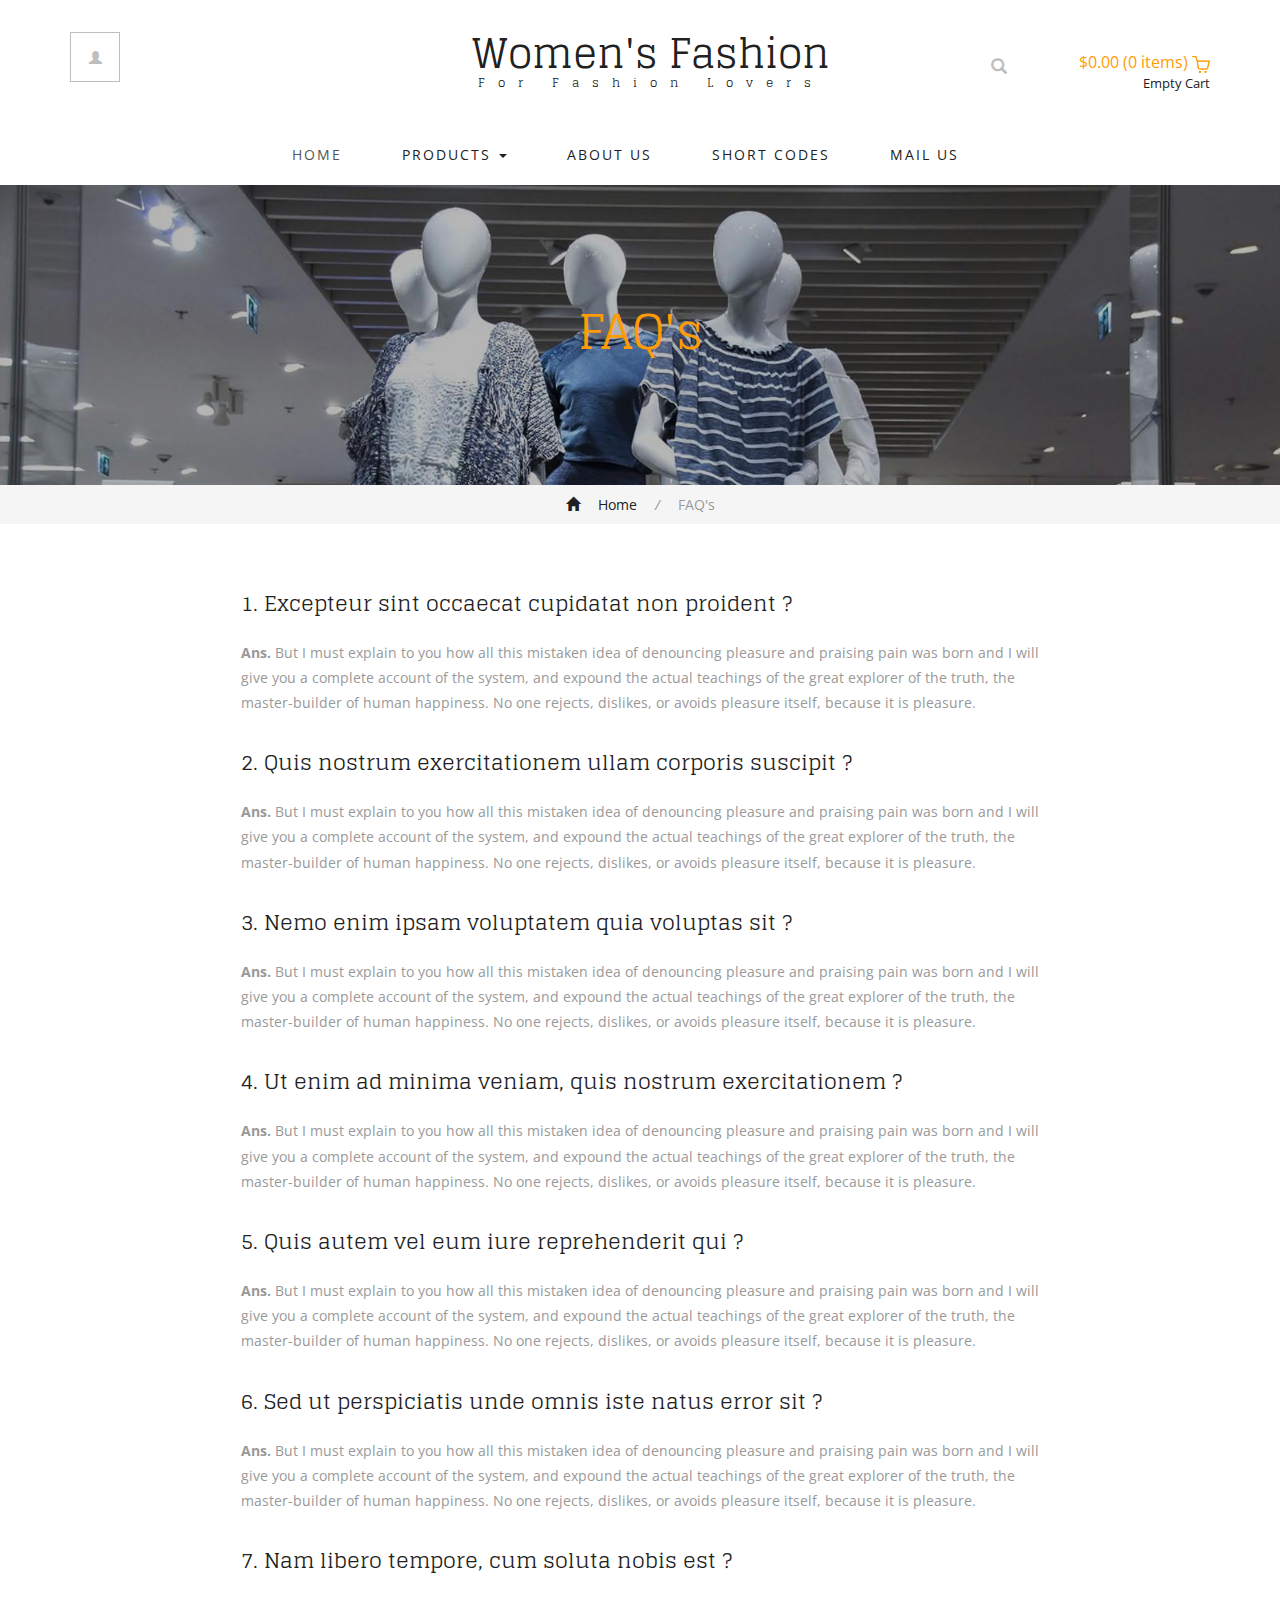
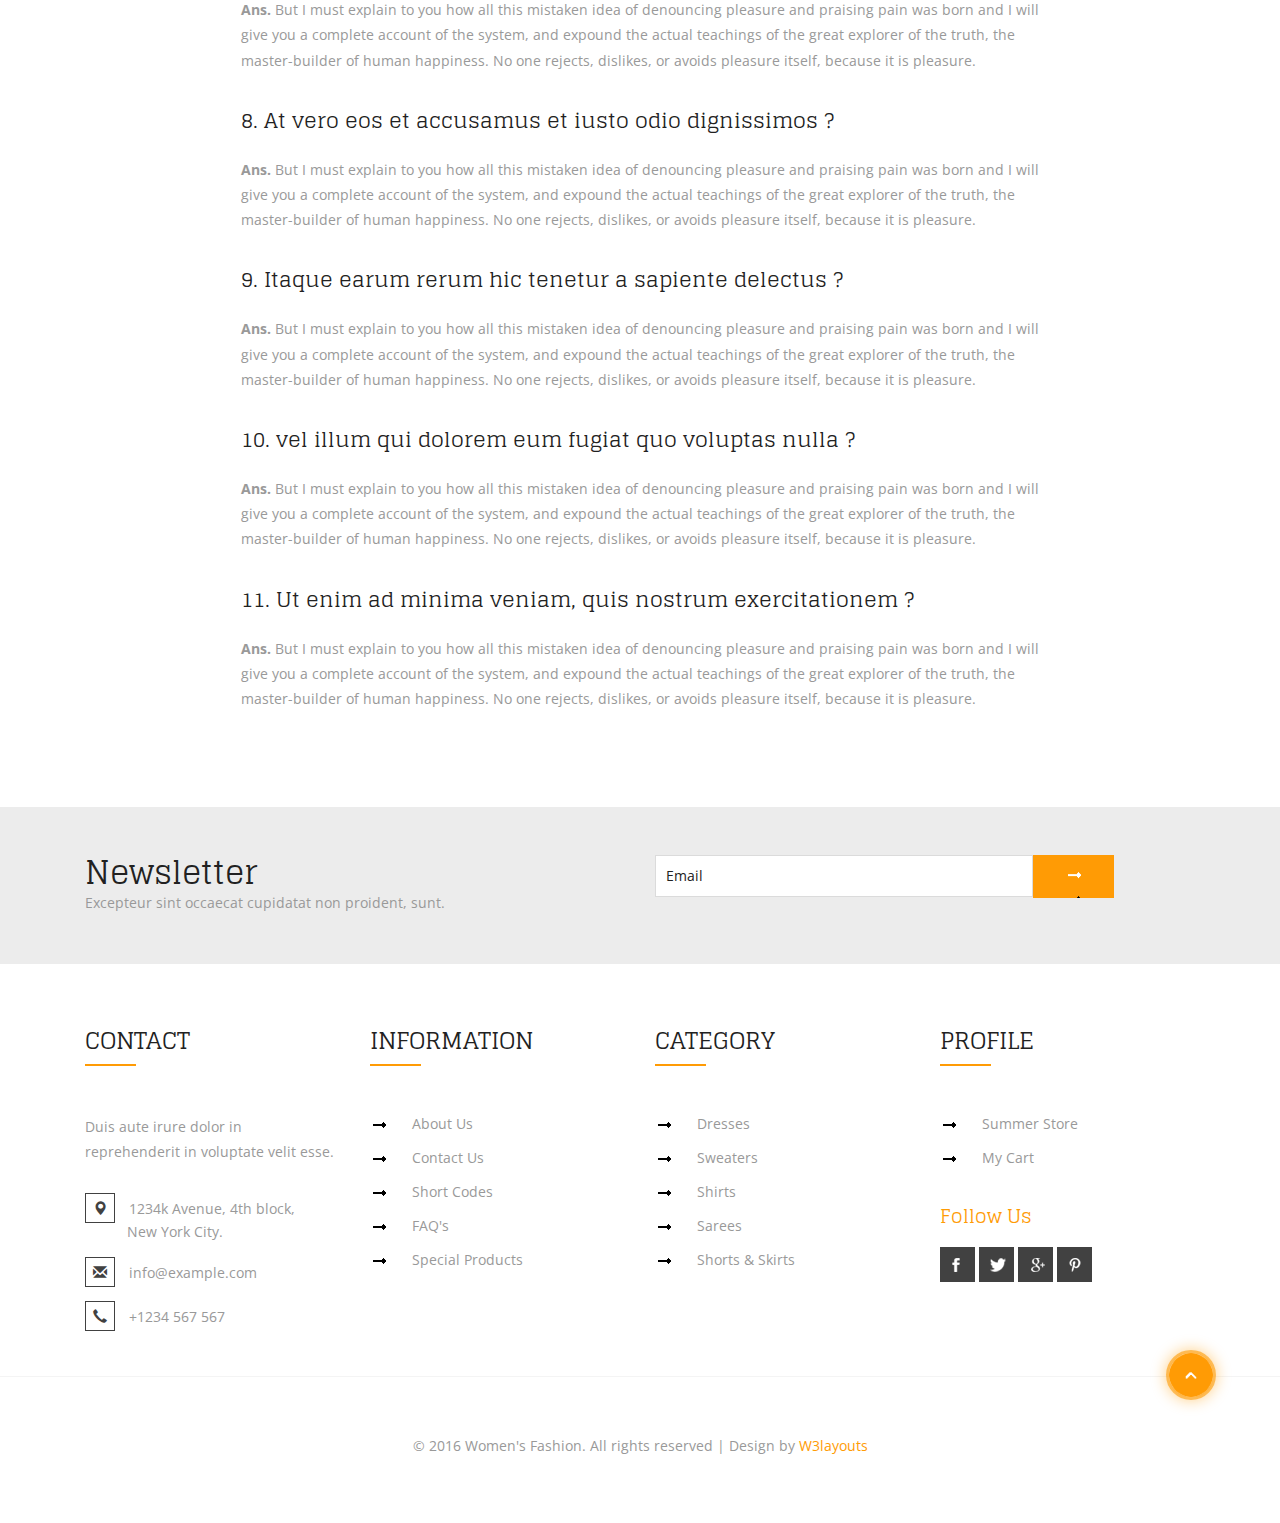
<file: web/faq.html>
<!--
Author: W3layouts
Author URL: http://w3layouts.com
License: Creative Commons Attribution 3.0 Unported
License URL: http://creativecommons.org/licenses/by/3.0/
-->
<!DOCTYPE html>
<html>
<head>
<title>Women's Fashion a Ecommerce Online Shopping Category Flat Bootstrap Responsive Website Template | FAQ's :: w3layouts</title>
<!-- for-mobile-apps -->
<meta name="viewport" content="width=device-width, initial-scale=1">
<meta http-equiv="Content-Type" content="text/html; charset=utf-8" />
<meta name="keywords" content="Women's Fashion Responsive web template, Bootstrap Web Templates, Flat Web Templates, Android Compatible web template, 
Smartphone Compatible web template, free webdesigns for Nokia, Samsung, LG, SonyEricsson, Motorola web design" />
<script type="application/x-javascript"> addEventListener("load", function() { setTimeout(hideURLbar, 0); }, false);
		function hideURLbar(){ window.scrollTo(0,1); } </script>
<!-- //for-mobile-apps -->
<link href="css/bootstrap.css" rel="stylesheet" type="text/css" media="all" />
<link href="css/style.css" rel="stylesheet" type="text/css" media="all" />
<link href="css/fasthover.css" rel="stylesheet" type="text/css" media="all" />
<!-- js -->
<script src="js/jquery.min.js"></script>
<!-- //js -->
<!-- cart -->
<script src="js/simpleCart.min.js"></script>
<!-- cart -->
<!-- for bootstrap working -->
<script type="text/javascript" src="js/bootstrap-3.1.1.min.js"></script>
<!-- //for bootstrap working -->
<link href='//fonts.googleapis.com/css?family=Glegoo:400,700' rel='stylesheet' type='text/css'>
<link href='//fonts.googleapis.com/css?family=Open+Sans:400,300,300italic,400italic,600,600italic,700,700italic,800,800italic' rel='stylesheet' type='text/css'>
<!-- start-smooth-scrolling -->
<script type="text/javascript">
	jQuery(document).ready(function($) {
		$(".scroll").click(function(event){		
			event.preventDefault();
			$('html,body').animate({scrollTop:$(this.hash).offset().top},1000);
		});
	});
</script>
<!-- //end-smooth-scrolling -->
</head>
	
<body>
<!-- header -->
	<div class="modal fade" id="myModal88" tabindex="-1" role="dialog" aria-labelledby="myLargeModalLabel"
		aria-hidden="true">
		<div class="modal-dialog modal-lg">
			<div class="modal-content">
				<div class="modal-header">
					<button type="button" class="close" data-dismiss="modal" aria-hidden="true">
						&times;</button>
					<h4 class="modal-title" id="myModalLabel">
						Don't Wait, Login now!</h4>
				</div>
				<div class="modal-body modal-body-sub">
					<div class="row">
						<div class="col-md-8 modal_body_left modal_body_left1" style="border-right: 1px dotted #C2C2C2;padding-right:3em;">
							<div class="sap_tabs">	
								<div id="horizontalTab" style="display: block; width: 100%; margin: 0px;">
									<ul>
										<li class="resp-tab-item" aria-controls="tab_item-0" role="tab"><span>Sign in</span></li>
										<li class="resp-tab-item" aria-controls="tab_item-1" role="tab"><span>Sign up</span></li>
									</ul>		
									<div class="tab-1 resp-tab-content" aria-labelledby="tab_item-0">
										<div class="facts">
											<div class="register">
												<form action="#" method="post">			
													<input name="Email" placeholder="Email Address" type="text" required="">						
													<input name="Password" placeholder="Password" type="password" required="">										
													<div class="sign-up">
														<input type="submit" value="Sign in"/>
													</div>
												</form>
											</div>
										</div> 
									</div>	

									<div class="tab-2 resp-tab-content" aria-labelledby="tab_item-1">
										<div class="facts">
											<div class="register">
												<form action="#" method="post">			
													<input placeholder="Name" name="Name" type="text" required="">
													<input placeholder="Email Address" name="Email" type="email" required="">	
													<input placeholder="Password" name="Password" type="password" required="">	
													<input placeholder="Confirm Password" name="Password" type="password" required="">
													<div class="sign-up">
														<input type="submit" value="Create Account"/>
													</div>
												</form>
											</div>
										</div>
									</div> 			        					            	      
								</div>	
							</div>
							<script src="js/easyResponsiveTabs.js" type="text/javascript"></script>
							<script type="text/javascript">
								$(document).ready(function () {
									$('#horizontalTab').easyResponsiveTabs({
										type: 'default', //Types: default, vertical, accordion           
										width: 'auto', //auto or any width like 600px
										fit: true   // 100% fit in a container
									});
								});
							</script>
							<div id="OR" class="hidden-xs">
								OR</div>
						</div>
						<div class="col-md-4 modal_body_right modal_body_right1">
							<div class="row text-center sign-with">
								<div class="col-md-12">
									<h3 class="other-nw">
										Sign in with</h3>
								</div>
								<div class="col-md-12">
									<ul class="social">
										<li class="social_facebook"><a href="#" class="entypo-facebook"></a></li>
										<li class="social_dribbble"><a href="#" class="entypo-dribbble"></a></li>
										<li class="social_twitter"><a href="#" class="entypo-twitter"></a></li>
										<li class="social_behance"><a href="#" class="entypo-behance"></a></li>
									</ul>
								</div>
							</div>
						</div>
					</div>
				</div>
			</div>
		</div>
	</div>
	<div class="header">
		<div class="container">
			<div class="w3l_login">
				<a href="#" data-toggle="modal" data-target="#myModal88"><span class="glyphicon glyphicon-user" aria-hidden="true"></span></a>
			</div>
			<div class="w3l_logo">
				<h1><a href="index.html">Women's Fashion<span>For Fashion Lovers</span></a></h1>
			</div>
			<div class="search">
				<input class="search_box" type="checkbox" id="search_box">
				<label class="icon-search" for="search_box"><span class="glyphicon glyphicon-search" aria-hidden="true"></span></label>
				<div class="search_form">
					<form action="#" method="post">
						<input type="text" name="Search" placeholder="Search...">
						<input type="submit" value="Send">
					</form>
				</div>
			</div>
			<div class="cart box_1">
				<a href="checkout.html">
					<div class="total">
					<span class="simpleCart_total"></span> (<span id="simpleCart_quantity" class="simpleCart_quantity"></span> items)</div>
					<img src="images/bag.png" alt="" />
				</a>
				<p><a href="javascript:;" class="simpleCart_empty">Empty Cart</a></p>
				<div class="clearfix"> </div>
			</div>	
			<div class="clearfix"> </div>
		</div>
	</div>
	<div class="navigation">
		<div class="container">
			<nav class="navbar navbar-default">
				<!-- Brand and toggle get grouped for better mobile display -->
				<div class="navbar-header nav_2">
					<button type="button" class="navbar-toggle collapsed navbar-toggle1" data-toggle="collapse" data-target="#bs-megadropdown-tabs">
						<span class="sr-only">Toggle navigation</span>
						<span class="icon-bar"></span>
						<span class="icon-bar"></span>
						<span class="icon-bar"></span>
					</button>
				</div> 
				<div class="collapse navbar-collapse" id="bs-megadropdown-tabs">
					<ul class="nav navbar-nav">
						<li class="active"><a href="index.html">Home</a></li>	
						<!-- Mega Menu -->
						<li class="dropdown">
							<a href="#" class="dropdown-toggle" data-toggle="dropdown">Products <b class="caret"></b></a>
							<ul class="dropdown-menu multi-column columns-3">
								<div class="row">
									<div class="col-sm-3">
										<ul class="multi-column-dropdown">
											<h6>Clothing</h6>
											<li><a href="dresses.html">Dresses<span>New</span></a></li>
											<li><a href="sweaters.html">Sweaters</a></li>
											<li><a href="skirts.html">Shorts & Skirts</a></li>
											<li><a href="jeans.html">Jeans</a></li>
											<li><a href="shirts.html">Shirts & Tops<span>New</span></a></li>
										</ul>
									</div>
									<div class="col-sm-3">
										<ul class="multi-column-dropdown">
											<h6>Ethnic Wear</h6>
											<li><a href="salwars.html">Salwars</a></li>
											<li><a href="sarees.html">Sarees<span>New</span></a></li>
											<li><a href="products.html"><i>Summer Store</i></a></li>
										</ul>
									</div>
									<div class="col-sm-2">
										<ul class="multi-column-dropdown">
											<h6>Foot Wear</h6>
											<li><a href="sandals.html">Flats</a></li>
											<li><a href="sandals.html">Sandals</a></li>
											<li><a href="sandals.html">Boots</a></li>
											<li><a href="sandals.html">Heels</a></li>
										</ul>
									</div>
									<div class="col-sm-4">
										<div class="w3ls_products_pos">
											<h4>50%<i>Off/-</i></h4>
											<img src="images/1.jpg" alt=" " class="img-responsive" />
										</div>
									</div>
									<div class="clearfix"></div>
								</div>
							</ul>
						</li>
						<li><a href="about.html">About Us</a></li>
						<li><a href="short-codes.html">Short Codes</a></li>
						<li><a href="mail.html">Mail Us</a></li>
					</ul>
				</div>
			</nav>
		</div>
	</div>
<!-- //header -->
<!-- banner -->
	<div class="banner10" id="home1">
		<div class="container">
			<h2>FAQ's</h2>
		</div>
	</div>
<!-- //banner -->

<!-- breadcrumbs -->
	<div class="breadcrumb_dress">
		<div class="container">
			<ul>
				<li><a href="index.html"><span class="glyphicon glyphicon-home" aria-hidden="true"></span> Home</a> <i>/</i></li>
				<li>FAQ's</li>
			</ul>
		</div>
	</div>
<!-- //breadcrumbs -->

<!-- faq -->
	<div class="faq">
		<div class="container">	
			<div class="w3l_faq_grids">
				<div class="w3l_faq_grid">
					<h3>1. Excepteur sint occaecat cupidatat non proident ?</h3>
					<p><b>Ans.</b> But I must explain to you how all this mistaken idea of 
						denouncing pleasure and praising pain was born and I will give 
						you a complete account of the system, and expound the actual 
						teachings of the great explorer of the truth, the master-builder 
						of human happiness. No one rejects, dislikes, or avoids pleasure 
						itself, because it is pleasure.</p>
				</div>

				<div class="w3l_faq_grid">
					<h3>2. Quis nostrum exercitationem ullam corporis suscipit ?</h3>
					<p><b>Ans.</b> But I must explain to you how all this mistaken idea of 
						denouncing pleasure and praising pain was born and I will give 
						you a complete account of the system, and expound the actual 
						teachings of the great explorer of the truth, the master-builder 
						of human happiness. No one rejects, dislikes, or avoids pleasure 
						itself, because it is pleasure.</p>
				</div>
				<div class="w3l_faq_grid">
					<h3>3. Nemo enim ipsam voluptatem quia voluptas sit ?</h3>
					<p><b>Ans.</b> But I must explain to you how all this mistaken idea of 
						denouncing pleasure and praising pain was born and I will give 
						you a complete account of the system, and expound the actual 
						teachings of the great explorer of the truth, the master-builder 
						of human happiness. No one rejects, dislikes, or avoids pleasure 
						itself, because it is pleasure.</p>
				</div>
				<div class="w3l_faq_grid">
					<h3>4. Ut enim ad minima veniam, quis nostrum exercitationem ?</h3>
					<p><b>Ans.</b> But I must explain to you how all this mistaken idea of 
						denouncing pleasure and praising pain was born and I will give 
						you a complete account of the system, and expound the actual 
						teachings of the great explorer of the truth, the master-builder 
						of human happiness. No one rejects, dislikes, or avoids pleasure 
						itself, because it is pleasure.</p>
				</div>
				<div class="w3l_faq_grid">
					<h3>5. Quis autem vel eum iure reprehenderit qui ?</h3>
					<p><b>Ans.</b> But I must explain to you how all this mistaken idea of 
						denouncing pleasure and praising pain was born and I will give 
						you a complete account of the system, and expound the actual 
						teachings of the great explorer of the truth, the master-builder 
						of human happiness. No one rejects, dislikes, or avoids pleasure 
						itself, because it is pleasure.</p>
				</div>
				<div class="w3l_faq_grid">
					<h3>6. Sed ut perspiciatis unde omnis iste natus error sit ?</h3>
					<p><b>Ans.</b> But I must explain to you how all this mistaken idea of 
						denouncing pleasure and praising pain was born and I will give 
						you a complete account of the system, and expound the actual 
						teachings of the great explorer of the truth, the master-builder 
						of human happiness. No one rejects, dislikes, or avoids pleasure 
						itself, because it is pleasure.</p>
				</div>
				<div class="w3l_faq_grid">
					<h3>7. Nam libero tempore, cum soluta nobis est ?</h3>
					<p><b>Ans.</b> But I must explain to you how all this mistaken idea of 
						denouncing pleasure and praising pain was born and I will give 
						you a complete account of the system, and expound the actual 
						teachings of the great explorer of the truth, the master-builder 
						of human happiness. No one rejects, dislikes, or avoids pleasure 
						itself, because it is pleasure.</p>
				</div>
				<div class="w3l_faq_grid">
					<h3>8. At vero eos et accusamus et iusto odio dignissimos ?</h3>
					<p><b>Ans.</b> But I must explain to you how all this mistaken idea of 
						denouncing pleasure and praising pain was born and I will give 
						you a complete account of the system, and expound the actual 
						teachings of the great explorer of the truth, the master-builder 
						of human happiness. No one rejects, dislikes, or avoids pleasure 
						itself, because it is pleasure.</p>
				</div>
				<div class="w3l_faq_grid">
					<h3>9. Itaque earum rerum hic tenetur a sapiente delectus ?</h3>
					<p><b>Ans.</b> But I must explain to you how all this mistaken idea of 
						denouncing pleasure and praising pain was born and I will give 
						you a complete account of the system, and expound the actual 
						teachings of the great explorer of the truth, the master-builder 
						of human happiness. No one rejects, dislikes, or avoids pleasure 
						itself, because it is pleasure.</p>
				</div>
				<div class="w3l_faq_grid">
					<h3>10. vel illum qui dolorem eum fugiat quo voluptas nulla ?</h3>
					<p><b>Ans.</b> But I must explain to you how all this mistaken idea of 
						denouncing pleasure and praising pain was born and I will give 
						you a complete account of the system, and expound the actual 
						teachings of the great explorer of the truth, the master-builder 
						of human happiness. No one rejects, dislikes, or avoids pleasure 
						itself, because it is pleasure.</p>
				</div>
				<div class="w3l_faq_grid">
					<h3>11. Ut enim ad minima veniam, quis nostrum exercitationem ?</h3>
					<p><b>Ans.</b> But I must explain to you how all this mistaken idea of 
						denouncing pleasure and praising pain was born and I will give 
						you a complete account of the system, and expound the actual 
						teachings of the great explorer of the truth, the master-builder 
						of human happiness. No one rejects, dislikes, or avoids pleasure 
						itself, because it is pleasure.</p>
				</div>
			</div>
		</div>
	</div>
<!-- //faq -->
<!-- newsletter -->
	<div class="newsletter">
		<div class="container">
			<div class="col-md-6 w3agile_newsletter_left">
				<h3>Newsletter</h3>
				<p>Excepteur sint occaecat cupidatat non proident, sunt.</p>
			</div>
			<div class="col-md-6 w3agile_newsletter_right">
				<form action="#" method="post">
					<input type="email" name="Email" value="Email" onfocus="this.value = '';" onblur="if (this.value == '') {this.value = 'Email';}" required="">
					<input type="submit" value="">
				</form>
			</div>
			<div class="clearfix"> </div>
		</div>
	</div>
<!-- //newsletter -->
<!-- footer -->
	<div class="footer">
		<div class="container">
			<div class="w3_footer_grids">
				<div class="col-md-3 w3_footer_grid">
					<h3>Contact</h3>
					<p>Duis aute irure dolor in reprehenderit in voluptate velit esse.</p>
					<ul class="address">
						<li><i class="glyphicon glyphicon-map-marker" aria-hidden="true"></i>1234k Avenue, 4th block, <span>New York City.</span></li>
						<li><i class="glyphicon glyphicon-envelope" aria-hidden="true"></i><a href="mailto:info@example.com">info@example.com</a></li>
						<li><i class="glyphicon glyphicon-earphone" aria-hidden="true"></i>+1234 567 567</li>
					</ul>
				</div>
				<div class="col-md-3 w3_footer_grid">
					<h3>Information</h3>
					<ul class="info"> 
						<li><a href="about.html">About Us</a></li>
						<li><a href="mail.html">Contact Us</a></li>
						<li><a href="short-codes.html">Short Codes</a></li>
						<li><a href="faq.html">FAQ's</a></li>
						<li><a href="products.html">Special Products</a></li>
					</ul>
				</div>
				<div class="col-md-3 w3_footer_grid">
					<h3>Category</h3>
					<ul class="info"> 
						<li><a href="dresses.html">Dresses</a></li>
						<li><a href="sweaters.html">Sweaters</a></li>
						<li><a href="shirts.html">Shirts</a></li>
						<li><a href="sarees.html">Sarees</a></li>
						<li><a href="skirts.html">Shorts & Skirts</a></li>
					</ul>
				</div>
				<div class="col-md-3 w3_footer_grid">
					<h3>Profile</h3>
					<ul class="info"> 
						<li><a href="products.html">Summer Store</a></li>
						<li><a href="checkout.html">My Cart</a></li>
					</ul>
					<h4>Follow Us</h4>
					<div class="agileits_social_button">
						<ul>
							<li><a href="#" class="facebook"> </a></li>
							<li><a href="#" class="twitter"> </a></li>
							<li><a href="#" class="google"> </a></li>
							<li><a href="#" class="pinterest"> </a></li>
						</ul>
					</div>
				</div>
				<div class="clearfix"> </div>
			</div>
		</div>
		<div class="footer-copy">
			<div class="footer-copy1">
				<div class="footer-copy-pos">
					<a href="#home1" class="scroll"><img src="images/arrow.png" alt=" " class="img-responsive" /></a>
				</div>
			</div>
			<div class="container">
				<p>&copy; 2016 Women's Fashion. All rights reserved | Design by <a href="http://w3layouts.com/">W3layouts</a></p>
			</div>
		</div>
	</div>
<!-- //footer -->
</body>
</html>
</file>
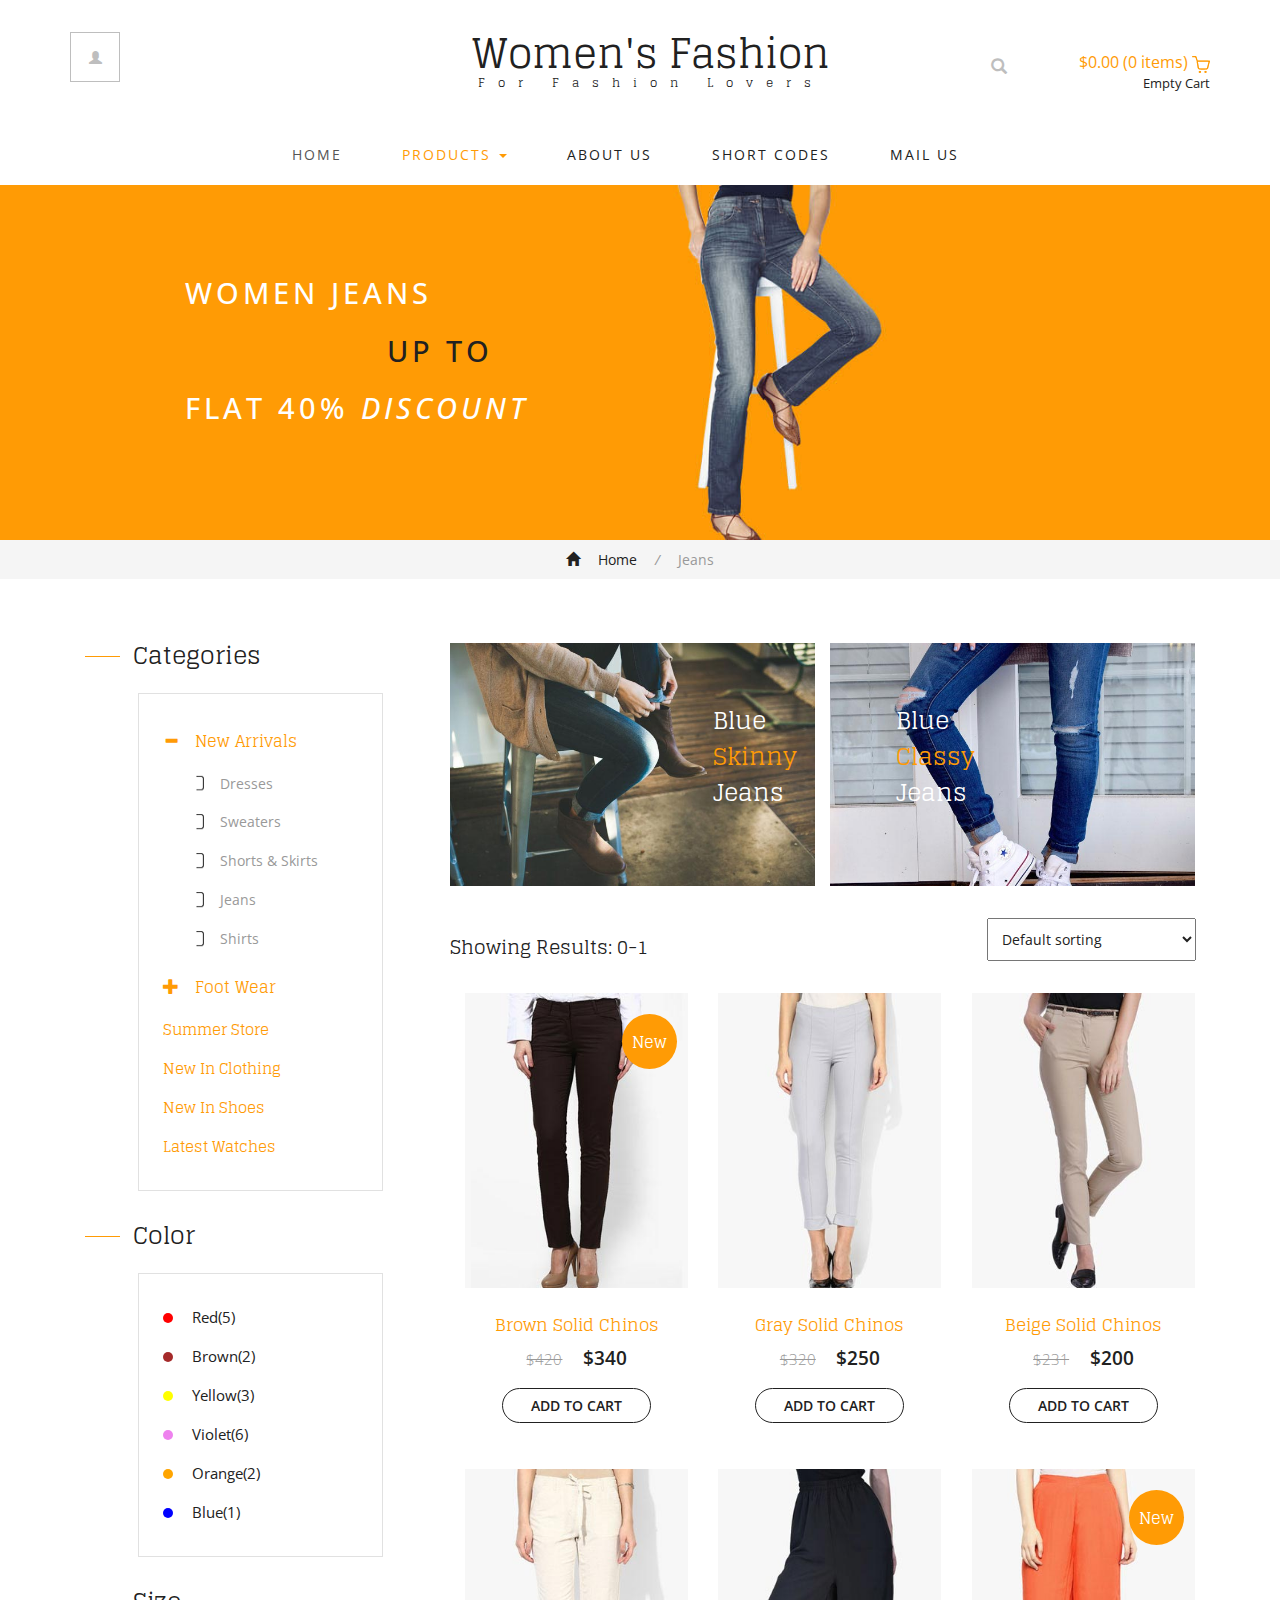
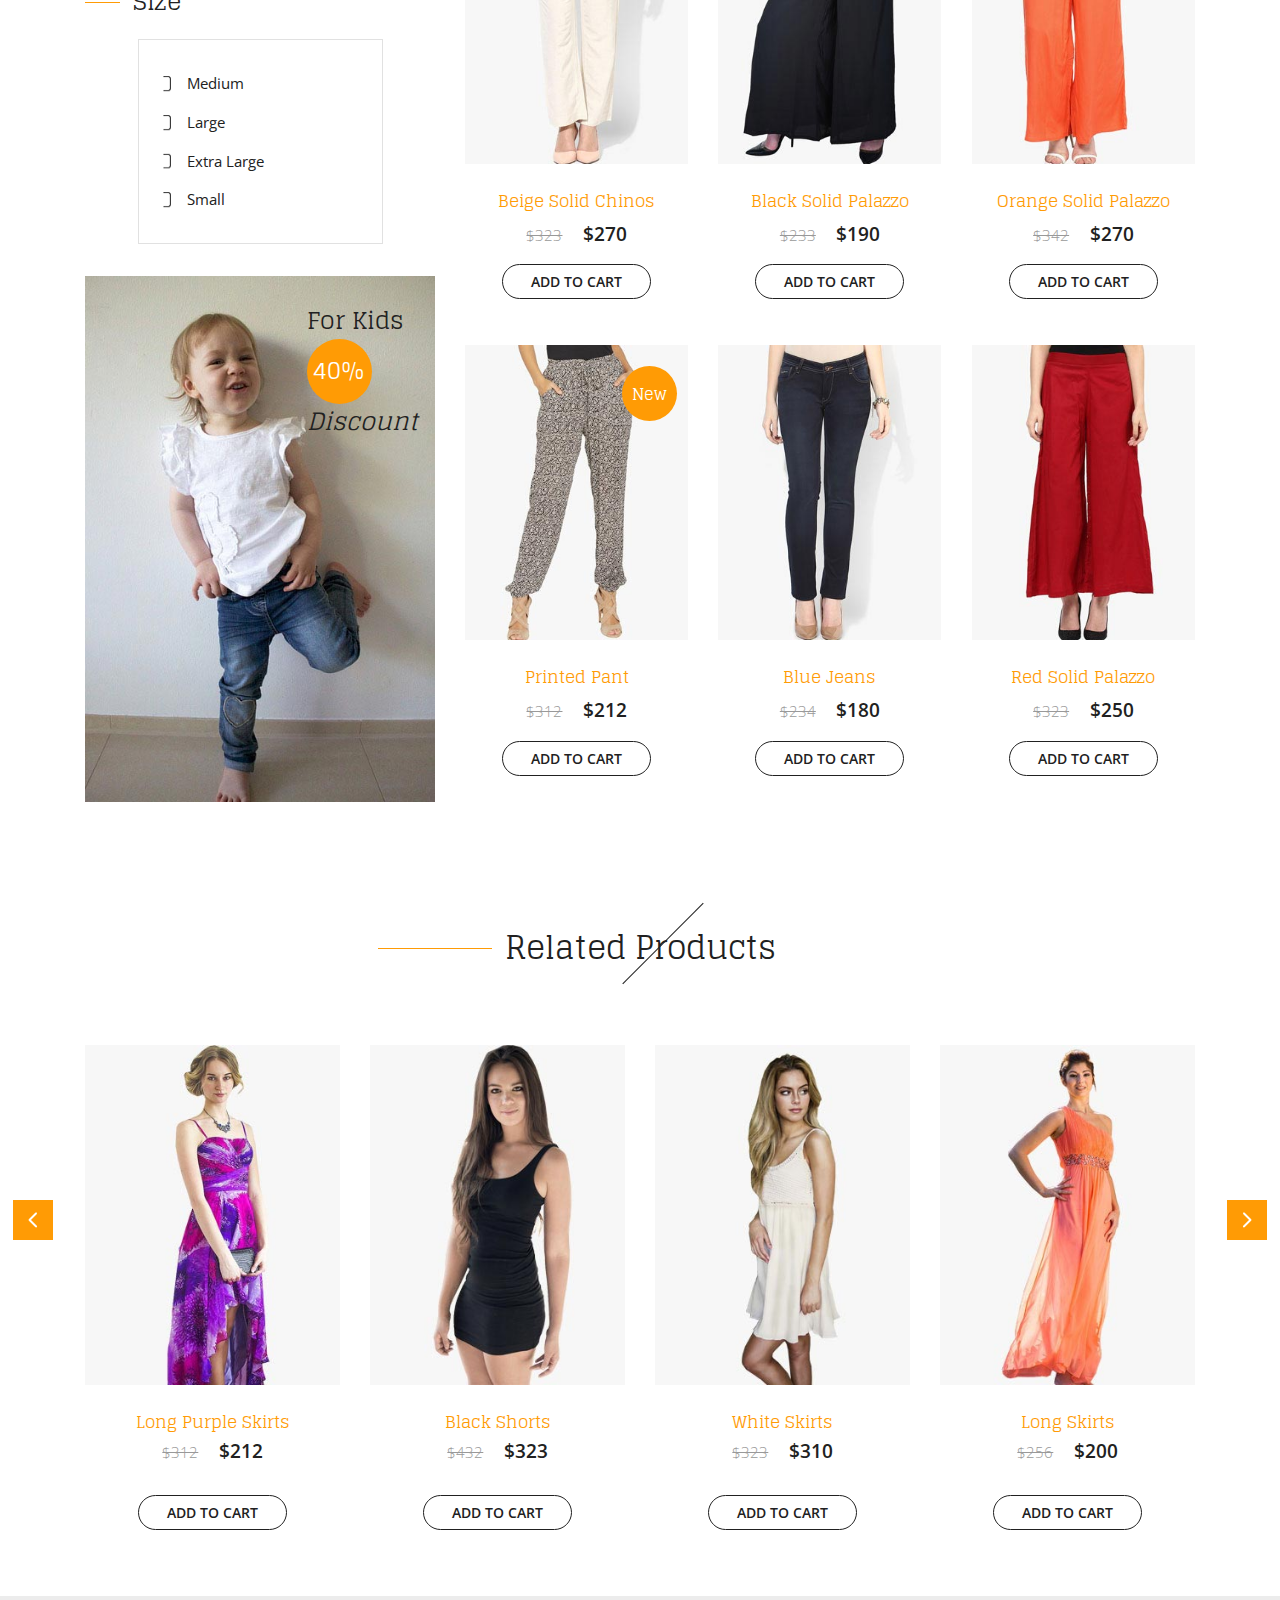
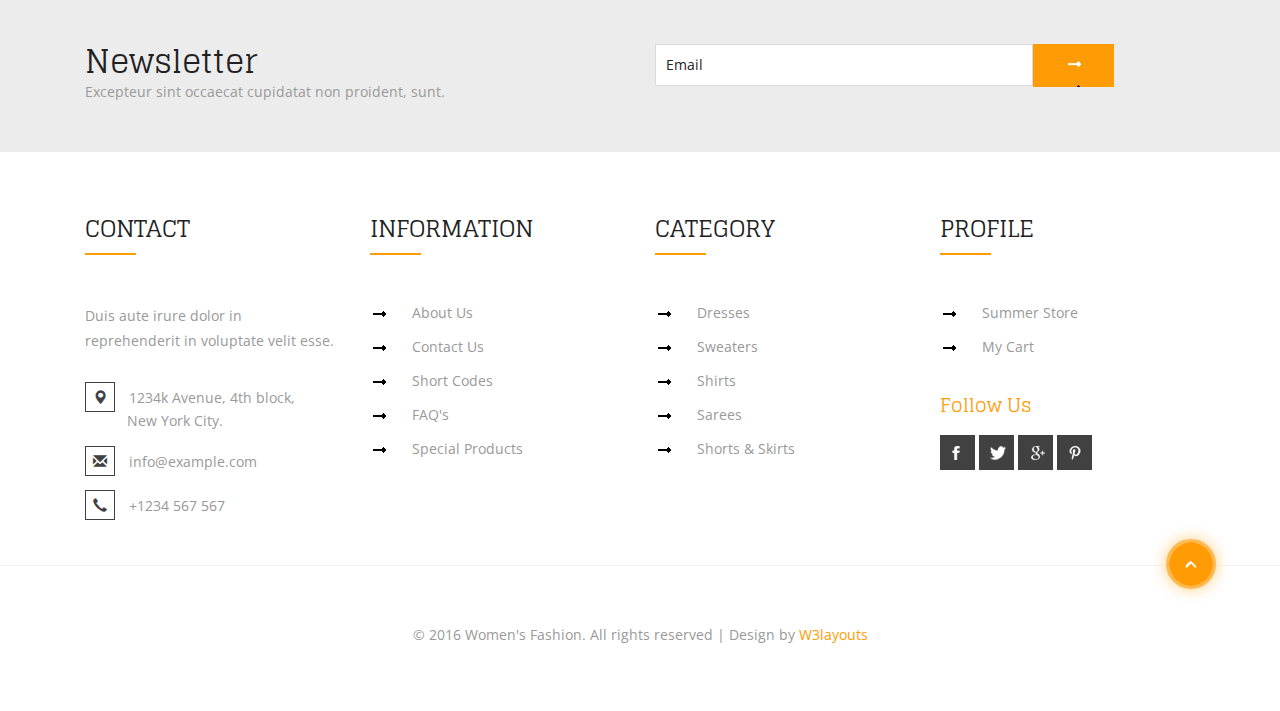
<file: web/jeans.html>
<!--
Author: W3layouts
Author URL: http://w3layouts.com
License: Creative Commons Attribution 3.0 Unported
License URL: http://creativecommons.org/licenses/by/3.0/
-->
<!DOCTYPE html>
<html>
<head>
<title>Women's Fashion a Ecommerce Online Shopping Category Flat Bootstrap Responsive Website Template | Jeans :: w3layouts</title>
<!-- for-mobile-apps -->
<meta name="viewport" content="width=device-width, initial-scale=1">
<meta http-equiv="Content-Type" content="text/html; charset=utf-8" />
<meta name="keywords" content="Women's Fashion Responsive web template, Bootstrap Web Templates, Flat Web Templates, Android Compatible web template, 
Smartphone Compatible web template, free webdesigns for Nokia, Samsung, LG, SonyEricsson, Motorola web design" />
<script type="application/x-javascript"> addEventListener("load", function() { setTimeout(hideURLbar, 0); }, false);
		function hideURLbar(){ window.scrollTo(0,1); } </script>
<!-- //for-mobile-apps -->
<link href="css/bootstrap.css" rel="stylesheet" type="text/css" media="all" />
<link href="css/style.css" rel="stylesheet" type="text/css" media="all" />
<link href="css/fasthover.css" rel="stylesheet" type="text/css" media="all" />
<!-- js -->
<script src="js/jquery.min.js"></script>
<!-- //js -->
<!-- cart -->
<script src="js/simpleCart.min.js"></script>
<!-- cart -->
<!-- for bootstrap working -->
<script type="text/javascript" src="js/bootstrap-3.1.1.min.js"></script>
<!-- //for bootstrap working -->
<link href='//fonts.googleapis.com/css?family=Glegoo:400,700' rel='stylesheet' type='text/css'>
<link href='//fonts.googleapis.com/css?family=Open+Sans:400,300,300italic,400italic,600,600italic,700,700italic,800,800italic' rel='stylesheet' type='text/css'>
<!-- start-smooth-scrolling -->
<script type="text/javascript">
	jQuery(document).ready(function($) {
		$(".scroll").click(function(event){		
			event.preventDefault();
			$('html,body').animate({scrollTop:$(this.hash).offset().top},1000);
		});
	});
</script>
<!-- //end-smooth-scrolling -->
</head>
	
<body>
<!-- header -->
	<div class="modal fade" id="myModal88" tabindex="-1" role="dialog" aria-labelledby="myLargeModalLabel"
		aria-hidden="true">
		<div class="modal-dialog modal-lg">
			<div class="modal-content">
				<div class="modal-header">
					<button type="button" class="close" data-dismiss="modal" aria-hidden="true">
						&times;</button>
					<h4 class="modal-title" id="myModalLabel">
						Don't Wait, Login now!</h4>
				</div>
				<div class="modal-body modal-body-sub">
					<div class="row">
						<div class="col-md-8 modal_body_left modal_body_left1" style="border-right: 1px dotted #C2C2C2;padding-right:3em;">
							<div class="sap_tabs">	
								<div id="horizontalTab" style="display: block; width: 100%; margin: 0px;">
									<ul>
										<li class="resp-tab-item" aria-controls="tab_item-0" role="tab"><span>Sign in</span></li>
										<li class="resp-tab-item" aria-controls="tab_item-1" role="tab"><span>Sign up</span></li>
									</ul>		
									<div class="tab-1 resp-tab-content" aria-labelledby="tab_item-0">
										<div class="facts">
											<div class="register">
												<form action="#" method="post">			
													<input name="Email" placeholder="Email Address" type="text" required="">						
													<input name="Password" placeholder="Password" type="password" required="">										
													<div class="sign-up">
														<input type="submit" value="Sign in"/>
													</div>
												</form>
											</div>
										</div> 
									</div>	

									<div class="tab-2 resp-tab-content" aria-labelledby="tab_item-1">
										<div class="facts">
											<div class="register">
												<form action="#" method="post">			
													<input placeholder="Name" name="Name" type="text" required="">
													<input placeholder="Email Address" name="Email" type="email" required="">	
													<input placeholder="Password" name="Password" type="password" required="">	
													<input placeholder="Confirm Password" name="Password" type="password" required="">
													<div class="sign-up">
														<input type="submit" value="Create Account"/>
													</div>
												</form>
											</div>
										</div>
									</div> 			        					            	      
								</div>	
							</div>
							<script src="js/easyResponsiveTabs.js" type="text/javascript"></script>
							<script type="text/javascript">
								$(document).ready(function () {
									$('#horizontalTab').easyResponsiveTabs({
										type: 'default', //Types: default, vertical, accordion           
										width: 'auto', //auto or any width like 600px
										fit: true   // 100% fit in a container
									});
								});
							</script>
							<div id="OR" class="hidden-xs">
								OR</div>
						</div>
						<div class="col-md-4 modal_body_right modal_body_right1">
							<div class="row text-center sign-with">
								<div class="col-md-12">
									<h3 class="other-nw">
										Sign in with</h3>
								</div>
								<div class="col-md-12">
									<ul class="social">
										<li class="social_facebook"><a href="#" class="entypo-facebook"></a></li>
										<li class="social_dribbble"><a href="#" class="entypo-dribbble"></a></li>
										<li class="social_twitter"><a href="#" class="entypo-twitter"></a></li>
										<li class="social_behance"><a href="#" class="entypo-behance"></a></li>
									</ul>
								</div>
							</div>
						</div>
					</div>
				</div>
			</div>
		</div>
	</div>
	<div class="header">
		<div class="container">
			<div class="w3l_login">
				<a href="#" data-toggle="modal" data-target="#myModal88"><span class="glyphicon glyphicon-user" aria-hidden="true"></span></a>
			</div>
			<div class="w3l_logo">
				<h1><a href="index.html">Women's Fashion<span>For Fashion Lovers</span></a></h1>
			</div>
			<div class="search">
				<input class="search_box" type="checkbox" id="search_box">
				<label class="icon-search" for="search_box"><span class="glyphicon glyphicon-search" aria-hidden="true"></span></label>
				<div class="search_form">
					<form action="#" method="post">
						<input type="text" name="Search" placeholder="Search...">
						<input type="submit" value="Send">
					</form>
				</div>
			</div>
			<div class="cart box_1">
				<a href="checkout.html">
					<div class="total">
					<span class="simpleCart_total"></span> (<span id="simpleCart_quantity" class="simpleCart_quantity"></span> items)</div>
					<img src="images/bag.png" alt="" />
				</a>
				<p><a href="javascript:;" class="simpleCart_empty">Empty Cart</a></p>
				<div class="clearfix"> </div>
			</div>	
			<div class="clearfix"> </div>
		</div>
	</div>
	<div class="navigation">
		<div class="container">
			<nav class="navbar navbar-default">
				<!-- Brand and toggle get grouped for better mobile display -->
				<div class="navbar-header nav_2">
					<button type="button" class="navbar-toggle collapsed navbar-toggle1" data-toggle="collapse" data-target="#bs-megadropdown-tabs">
						<span class="sr-only">Toggle navigation</span>
						<span class="icon-bar"></span>
						<span class="icon-bar"></span>
						<span class="icon-bar"></span>
					</button>
				</div> 
				<div class="collapse navbar-collapse" id="bs-megadropdown-tabs">
					<ul class="nav navbar-nav">
						<li class="active"><a href="index.html">Home</a></li>	
						<!-- Mega Menu -->
						<li class="dropdown">
							<a href="#" class="dropdown-toggle act" data-toggle="dropdown">Products <b class="caret"></b></a>
							<ul class="dropdown-menu multi-column columns-3">
								<div class="row">
									<div class="col-sm-3">
										<ul class="multi-column-dropdown">
											<h6>Clothing</h6>
											<li><a href="dresses.html">Dresses<span>New</span></a></li>
											<li><a href="sweaters.html">Sweaters</a></li>
											<li><a href="skirts.html">Shorts & Skirts</a></li>
											<li><a href="jeans.html">Jeans</a></li>
											<li><a href="shirts.html">Shirts & Tops<span>New</span></a></li>
										</ul>
									</div>
									<div class="col-sm-3">
										<ul class="multi-column-dropdown">
											<h6>Ethnic Wear</h6>
											<li><a href="salwars.html">Salwars</a></li>
											<li><a href="sarees.html">Sarees<span>New</span></a></li>
											<li><a href="products.html"><i>Summer Store</i></a></li>
										</ul>
									</div>
									<div class="col-sm-2">
										<ul class="multi-column-dropdown">
											<h6>Foot Wear</h6>
											<li><a href="sandals.html">Flats</a></li>
											<li><a href="sandals.html">Sandals</a></li>
											<li><a href="sandals.html">Boots</a></li>
											<li><a href="sandals.html">Heels</a></li>
										</ul>
									</div>
									<div class="col-sm-4">
										<div class="w3ls_products_pos">
											<h4>50%<i>Off/-</i></h4>
											<img src="images/1.jpg" alt=" " class="img-responsive" />
										</div>
									</div>
									<div class="clearfix"></div>
								</div>
							</ul>
						</li>
						<li><a href="about.html">About Us</a></li>
						<li><a href="short-codes.html">Short Codes</a></li>
						<li><a href="mail.html">Mail Us</a></li>
					</ul>
				</div>
			</nav>
		</div>
	</div>
<!-- //header -->
<!-- banner -->
	<div class="banner4" id="home1">
		<div class="container">
			<h2>Women jeans<span>up to</span> Flat 40% <i>Discount</i></h2>
		</div>
	</div>
<!-- //banner -->

<!-- breadcrumbs -->
	<div class="breadcrumb_dress">
		<div class="container">
			<ul>
				<li><a href="index.html"><span class="glyphicon glyphicon-home" aria-hidden="true"></span> Home</a> <i>/</i></li>
				<li>Jeans</li>
			</ul>
		</div>
	</div>
<!-- //breadcrumbs -->

<!-- dresses -->
	<div class="dresses">
		<div class="container">
			<div class="w3ls_dresses_grids">
				<div class="col-md-4 w3ls_dresses_grid_left">
					<div class="w3ls_dresses_grid_left_grid">
						<h3>Categories</h3>
						<div class="w3ls_dresses_grid_left_grid_sub">
							<div class="panel-group" id="accordion" role="tablist" aria-multiselectable="true">
							  <div class="panel panel-default">
								<div class="panel-heading" role="tab" id="headingOne">
								  <h4 class="panel-title asd">
									<a class="pa_italic" role="button" data-toggle="collapse" data-parent="#accordion" href="#collapseOne" aria-expanded="true" aria-controls="collapseOne">
									  <span class="glyphicon glyphicon-plus" aria-hidden="true"></span><i class="glyphicon glyphicon-minus" aria-hidden="true"></i>New Arrivals
									</a>
								  </h4>
								</div>
								<div id="collapseOne" class="panel-collapse collapse in" role="tabpanel" aria-labelledby="headingOne">
								  <div class="panel-body panel_text">
									<ul>
										<li><a href="dresses.html">Dresses</a></li>
										<li><a href="sweaters.html">Sweaters</a></li>
										<li><a href="skirts.html">Shorts & Skirts</a></li>
										<li><a href="jeans.html">Jeans</a></li>
										<li><a href="shirts.html">Shirts</a></li>
									</ul>
								  </div>
								</div>
							  </div>
							  <div class="panel panel-default">
								<div class="panel-heading" role="tab" id="headingTwo">
								  <h4 class="panel-title asd">
									<a class="pa_italic collapsed" role="button" data-toggle="collapse" data-parent="#accordion" href="#collapseTwo" aria-expanded="false" aria-controls="collapseTwo">
									  <span class="glyphicon glyphicon-plus" aria-hidden="true"></span><i class="glyphicon glyphicon-minus" aria-hidden="true"></i>Foot Wear
									</a>
								  </h4>
								</div>
								<div id="collapseTwo" class="panel-collapse collapse" role="tabpanel" aria-labelledby="headingTwo">
								   <div class="panel-body panel_text">
									<ul>
										<li><a href="sandals.html">Flats</a></li>
										<li><a href="sandals.html">Sandals</a></li>
										<li><a href="sandals.html">Boots</a></li>
										<li><a href="sandals.html">Heals</a></li>
										<li><a href="sandals.html">Shirts</a></li>
									</ul>
								  </div>
								</div>
							  </div>
							</div>
							<ul class="panel_bottom">
								<li><a href="products.html">Summer Store</a></li>
								<li><a href="dresses.html">New In Clothing</a></li>
								<li><a href="sandals.html">New In Shoes</a></li>
								<li><a href="products.html">Latest Watches</a></li>
							</ul>
						</div>
					</div>
					<div class="w3ls_dresses_grid_left_grid">
						<h3>Color</h3>
						<div class="w3ls_dresses_grid_left_grid_sub">
							<div class="ecommerce_color">
								<ul>
									<li><a href="#"><i></i> Red(5)</a></li>
									<li><a href="#"><i></i> Brown(2)</a></li>
									<li><a href="#"><i></i> Yellow(3)</a></li>
									<li><a href="#"><i></i> Violet(6)</a></li>
									<li><a href="#"><i></i> Orange(2)</a></li>
									<li><a href="#"><i></i> Blue(1)</a></li>
								</ul>
							</div>
						</div>
					</div>
					<div class="w3ls_dresses_grid_left_grid">
						<h3>Size</h3>
						<div class="w3ls_dresses_grid_left_grid_sub">
							<div class="ecommerce_color ecommerce_size">
								<ul>
									<li><a href="#">Medium</a></li>
									<li><a href="#">Large</a></li>
									<li><a href="#">Extra Large</a></li>
									<li><a href="#">Small</a></li>
								</ul>
							</div>
						</div>
					</div>
					<div class="w3ls_dresses_grid_left_grid">
						<div class="dresses_img_hover">
							<img src="images/60.jpg" alt=" " class="img-responsive" />
							<div class="dresses_img_hover_pos">
								<h4>For Kids <span>40%</span><i>Discount</i></h4>
							</div>
						</div>
					</div>
				</div>
				<div class="col-md-8 w3ls_dresses_grid_right">
					<div class="col-md-6 w3ls_dresses_grid_right_left">
						<div class="w3ls_dresses_grid_right_grid1">
							<img src="images/62.jpg" alt=" " class="img-responsive" />
							<div class="w3ls_dresses_grid_right_grid1_pos1">
								<h3>Blue <span>Skinny</span> Jeans</h3>
							</div>
						</div>
					</div>
					<div class="col-md-6 w3ls_dresses_grid_right_left">
						<div class="w3ls_dresses_grid_right_grid1">
							<img src="images/61.jpg" alt=" " class="img-responsive" />
							<div class="w3ls_dresses_grid_right_grid1_pos">
								<h3>Blue <span>Classy</span> Jeans</h3>
							</div>
						</div>
					</div>
					<div class="clearfix"> </div>

					<div class="w3ls_dresses_grid_right_grid2">
						<div class="w3ls_dresses_grid_right_grid2_left">
							<h3>Showing Results: 0-1</h3>
						</div>
						<div class="w3ls_dresses_grid_right_grid2_right">
							<select name="select_item" class="select_item">
								<option selected="selected">Default sorting</option>
								<option>Sort by popularity</option>
								<option>Sort by average rating</option>
								<option>Sort by newness</option>
								<option>Sort by price: low to high</option>
								<option>Sort by price: high to low</option>
							</select>
						</div>
						<div class="clearfix"> </div>
					</div>
					<div class="w3ls_dresses_grid_right_grid3">
						<div class="col-md-4 agileinfo_new_products_grid agileinfo_new_products_grid_dresses">
							<div class="agile_ecommerce_tab_left dresses_grid">
								<div class="hs-wrapper hs-wrapper2">
									<img src="images/j1.jpg" alt=" " class="img-responsive" />
									<img src="images/j2.jpg" alt=" " class="img-responsive" />
									<img src="images/j3.jpg" alt=" " class="img-responsive" />
									<img src="images/j4.jpg" alt=" " class="img-responsive" />
									<img src="images/j5.jpg" alt=" " class="img-responsive" />
									<img src="images/j6.jpg" alt=" " class="img-responsive" />
									<img src="images/j7.jpg" alt=" " class="img-responsive" />
									<img src="images/j8.jpg" alt=" " class="img-responsive" />
									<div class="w3_hs_bottom w3_hs_bottom_sub1">
										<ul>
											<li>
												<a href="#" data-toggle="modal" data-target="#myModal1"><span class="glyphicon glyphicon-eye-open" aria-hidden="true"></span></a>
											</li>
										</ul>
									</div>
								</div>
								<h5><a href="single.html">Brown Solid Chinos</a></h5>
								<div class="simpleCart_shelfItem">
									<p><span>$420</span> <i class="item_price">$340</i></p>
									<p><a class="item_add" href="#">Add to cart</a></p>
								</div>
								<div class="dresses_grid_pos">
									<h6>New</h6>
								</div>
							</div>
						</div>
						<div class="col-md-4 agileinfo_new_products_grid agileinfo_new_products_grid_dresses">
							<div class="agile_ecommerce_tab_left dresses_grid">
								<div class="hs-wrapper hs-wrapper2">
									<img src="images/j2.jpg" alt=" " class="img-responsive" />
									<img src="images/j3.jpg" alt=" " class="img-responsive" />
									<img src="images/j4.jpg" alt=" " class="img-responsive" />
									<img src="images/j5.jpg" alt=" " class="img-responsive" />
									<img src="images/j6.jpg" alt=" " class="img-responsive" />
									<img src="images/j7.jpg" alt=" " class="img-responsive" />
									<img src="images/j8.jpg" alt=" " class="img-responsive" />
									<img src="images/j9.jpg" alt=" " class="img-responsive" />
									<div class="w3_hs_bottom w3_hs_bottom_sub1">
										<ul>
											<li>
												<a href="#" data-toggle="modal" data-target="#myModal1"><span class="glyphicon glyphicon-eye-open" aria-hidden="true"></span></a>
											</li>
										</ul>
									</div>
								</div>
								<h5><a href="single.html">Gray Solid Chinos</a></h5>
								<div class="simpleCart_shelfItem">
									<p><span>$320</span> <i class="item_price">$250</i></p>
									<p><a class="item_add" href="#">Add to cart</a></p>
								</div>
							</div>
						</div>
						<div class="col-md-4 agileinfo_new_products_grid agileinfo_new_products_grid_dresses">
							<div class="agile_ecommerce_tab_left dresses_grid">
								<div class="hs-wrapper hs-wrapper2">
									<img src="images/j3.jpg" alt=" " class="img-responsive" />
									<img src="images/j4.jpg" alt=" " class="img-responsive" />
									<img src="images/j5.jpg" alt=" " class="img-responsive" />
									<img src="images/j6.jpg" alt=" " class="img-responsive" />
									<img src="images/j7.jpg" alt=" " class="img-responsive" />
									<img src="images/j8.jpg" alt=" " class="img-responsive" />
									<img src="images/j9.jpg" alt=" " class="img-responsive" />
									<img src="images/j1.jpg" alt=" " class="img-responsive" />
									<div class="w3_hs_bottom w3_hs_bottom_sub1">
										<ul>
											<li>
												<a href="#" data-toggle="modal" data-target="#myModal1"><span class="glyphicon glyphicon-eye-open" aria-hidden="true"></span></a>
											</li>
										</ul>
									</div>
								</div>
								<h5><a href="single.html">Beige Solid Chinos</a></h5>
								<div class="simpleCart_shelfItem">
									<p><span>$231</span> <i class="item_price">$200</i></p>
									<p><a class="item_add" href="#">Add to cart</a></p>
								</div>
							</div>
						</div>
						<div class="clearfix"> </div>
					</div>
					<div class="w3ls_dresses_grid_right_grid3">
						<div class="col-md-4 agileinfo_new_products_grid agileinfo_new_products_grid_dresses">
							<div class="agile_ecommerce_tab_left dresses_grid">
								<div class="hs-wrapper hs-wrapper2">
									<img src="images/j5.jpg" alt=" " class="img-responsive" />
									<img src="images/j6.jpg" alt=" " class="img-responsive" />
									<img src="images/j7.jpg" alt=" " class="img-responsive" />
									<img src="images/j8.jpg" alt=" " class="img-responsive" />
									<img src="images/j9.jpg" alt=" " class="img-responsive" />
									<img src="images/j2.jpg" alt=" " class="img-responsive" />
									<img src="images/j3.jpg" alt=" " class="img-responsive" />
									<img src="images/j4.jpg" alt=" " class="img-responsive" />
									<div class="w3_hs_bottom w3_hs_bottom_sub1">
										<ul>
											<li>
												<a href="#" data-toggle="modal" data-target="#myModal1"><span class="glyphicon glyphicon-eye-open" aria-hidden="true"></span></a>
											</li>
										</ul>
									</div>
								</div>
								<h5><a href="single.html">Beige Solid Chinos</a></h5>
								<div class="simpleCart_shelfItem">
									<p><span>$323</span> <i class="item_price">$270</i></p>
									<p><a class="item_add" href="#">Add to cart</a></p>
								</div>
							</div>
						</div>
						<div class="col-md-4 agileinfo_new_products_grid agileinfo_new_products_grid_dresses">
							<div class="agile_ecommerce_tab_left dresses_grid">
								<div class="hs-wrapper hs-wrapper2">
									<img src="images/j6.jpg" alt=" " class="img-responsive" />
									<img src="images/j7.jpg" alt=" " class="img-responsive" />
									<img src="images/j8.jpg" alt=" " class="img-responsive" />
									<img src="images/j9.jpg" alt=" " class="img-responsive" />
									<img src="images/j2.jpg" alt=" " class="img-responsive" />
									<img src="images/j3.jpg" alt=" " class="img-responsive" />
									<img src="images/j4.jpg" alt=" " class="img-responsive" />
									<img src="images/j5.jpg" alt=" " class="img-responsive" />
									<div class="w3_hs_bottom w3_hs_bottom_sub1">
										<ul>
											<li>
												<a href="#" data-toggle="modal" data-target="#myModal1"><span class="glyphicon glyphicon-eye-open" aria-hidden="true"></span></a>
											</li>
										</ul>
									</div>
								</div>
								<h5><a href="single.html">Black Solid Palazzo</a></h5>
								<div class="simpleCart_shelfItem">
									<p><span>$233</span> <i class="item_price">$190</i></p>
									<p><a class="item_add" href="#">Add to cart</a></p>
								</div>
							</div>
						</div>
						<div class="col-md-4 agileinfo_new_products_grid agileinfo_new_products_grid_dresses">
							<div class="agile_ecommerce_tab_left dresses_grid">
								<div class="hs-wrapper hs-wrapper2">
									<img src="images/j7.jpg" alt=" " class="img-responsive" />
									<img src="images/j8.jpg" alt=" " class="img-responsive" />
									<img src="images/j1.jpg" alt=" " class="img-responsive" />
									<img src="images/j2.jpg" alt=" " class="img-responsive" />
									<img src="images/j3.jpg" alt=" " class="img-responsive" />
									<img src="images/j4.jpg" alt=" " class="img-responsive" />
									<img src="images/j5.jpg" alt=" " class="img-responsive" />
									<img src="images/j6.jpg" alt=" " class="img-responsive" />
									<div class="w3_hs_bottom w3_hs_bottom_sub1">
										<ul>
											<li>
												<a href="#" data-toggle="modal" data-target="#myModal1"><span class="glyphicon glyphicon-eye-open" aria-hidden="true"></span></a>
											</li>
										</ul>
									</div>
								</div>
								<h5><a href="single.html">Orange Solid Palazzo</a></h5>
								<div class="simpleCart_shelfItem">
									<p><span>$342</span> <i class="item_price">$270</i></p>
									<p><a class="item_add" href="#">Add to cart</a></p>
								</div>
								<div class="dresses_grid_pos">
									<h6>New</h6>
								</div>
							</div>
						</div>
						<div class="clearfix"> </div>
					</div>
					<div class="w3ls_dresses_grid_right_grid3">
						<div class="col-md-4 agileinfo_new_products_grid agileinfo_new_products_grid_dresses">
							<div class="agile_ecommerce_tab_left dresses_grid">
								<div class="hs-wrapper hs-wrapper2">
									<img src="images/j8.jpg" alt=" " class="img-responsive" />
									<img src="images/j1.jpg" alt=" " class="img-responsive" />
									<img src="images/j2.jpg" alt=" " class="img-responsive" />
									<img src="images/j3.jpg" alt=" " class="img-responsive" />
									<img src="images/j4.jpg" alt=" " class="img-responsive" />
									<img src="images/j5.jpg" alt=" " class="img-responsive" />
									<img src="images/j6.jpg" alt=" " class="img-responsive" />
									<img src="images/j7.jpg" alt=" " class="img-responsive" />
									<div class="w3_hs_bottom w3_hs_bottom_sub1">
										<ul>
											<li>
												<a href="#" data-toggle="modal" data-target="#myModal1"><span class="glyphicon glyphicon-eye-open" aria-hidden="true"></span></a>
											</li>
										</ul>
									</div>
								</div>
								<h5><a href="single.html">Printed Pant</a></h5>
								<div class="simpleCart_shelfItem">
									<p><span>$312</span> <i class="item_price">$212</i></p>
									<p><a class="item_add" href="#">Add to cart</a></p>
								</div>
								<div class="dresses_grid_pos">
									<h6>New</h6>
								</div>
							</div>
						</div>
						<div class="col-md-4 agileinfo_new_products_grid agileinfo_new_products_grid_dresses">
							<div class="agile_ecommerce_tab_left dresses_grid">
								<div class="hs-wrapper hs-wrapper2">
									<img src="images/j9.jpg" alt=" " class="img-responsive" />
									<img src="images/j3.jpg" alt=" " class="img-responsive" />
									<img src="images/j2.jpg" alt=" " class="img-responsive" />
									<img src="images/j1.jpg" alt=" " class="img-responsive" />
									<img src="images/j8.jpg" alt=" " class="img-responsive" />
									<img src="images/j5.jpg" alt=" " class="img-responsive" />
									<img src="images/j6.jpg" alt=" " class="img-responsive" />
									<img src="images/j7.jpg" alt=" " class="img-responsive" />
									<div class="w3_hs_bottom w3_hs_bottom_sub1">
										<ul>
											<li>
												<a href="#" data-toggle="modal" data-target="#myModal1"><span class="glyphicon glyphicon-eye-open" aria-hidden="true"></span></a>
											</li>
										</ul>
									</div>
								</div>
								<h5><a href="single.html">Blue Jeans</a></h5>
								<div class="simpleCart_shelfItem">
									<p><span>$234</span> <i class="item_price">$180</i></p>
									<p><a class="item_add" href="#">Add to cart</a></p>
								</div>
							</div>
						</div>
						<div class="col-md-4 agileinfo_new_products_grid agileinfo_new_products_grid_dresses">
							<div class="agile_ecommerce_tab_left dresses_grid">
								<div class="hs-wrapper hs-wrapper2">
									<img src="images/j4.jpg" alt=" " class="img-responsive" />
									<img src="images/j1.jpg" alt=" " class="img-responsive" />
									<img src="images/j2.jpg" alt=" " class="img-responsive" />
									<img src="images/j3.jpg" alt=" " class="img-responsive" />
									<img src="images/j4.jpg" alt=" " class="img-responsive" />
									<img src="images/j5.jpg" alt=" " class="img-responsive" />
									<img src="images/j6.jpg" alt=" " class="img-responsive" />
									<img src="images/j7.jpg" alt=" " class="img-responsive" />
									<div class="w3_hs_bottom w3_hs_bottom_sub1">
										<ul>
											<li>
												<a href="#" data-toggle="modal" data-target="#myModal1"><span class="glyphicon glyphicon-eye-open" aria-hidden="true"></span></a>
											</li>
										</ul>
									</div>
								</div>
								<h5><a href="single.html">Red Solid Palazzo</a></h5>
								<div class="simpleCart_shelfItem">
									<p><span>$323</span> <i class="item_price">$250</i></p>
									<p><a class="item_add" href="#">Add to cart</a></p>
								</div>
							</div>
						</div>
						<div class="clearfix"> </div>
					</div>
					<div class="modal video-modal fade" id="myModal6" tabindex="-1" role="dialog" aria-labelledby="myModal6">
						<div class="modal-dialog" role="document">
							<div class="modal-content">
								<div class="modal-header">
									<button type="button" class="close" data-dismiss="modal" aria-label="Close"><span aria-hidden="true">&times;</span></button>						
								</div>
								<section>
									<div class="modal-body">
										<div class="col-md-5 modal_body_left">
											<img src="images/39.jpg" alt=" " class="img-responsive" />
										</div>
										<div class="col-md-7 modal_body_right">
											<h4>a good look women's Long Skirt</h4>
											<p>Ut enim ad minim veniam, quis nostrud 
												exercitation ullamco laboris nisi ut aliquip ex ea 
												commodo consequat.Duis aute irure dolor in 
												reprehenderit in voluptate velit esse cillum dolore 
												eu fugiat nulla pariatur. Excepteur sint occaecat 
												cupidatat non proident, sunt in culpa qui officia 
												deserunt mollit anim id est laborum.</p>
											<div class="rating">
												<div class="rating-left">
													<img src="images/star-.png" alt=" " class="img-responsive" />
												</div>
												<div class="rating-left">
													<img src="images/star-.png" alt=" " class="img-responsive" />
												</div>
												<div class="rating-left">
													<img src="images/star-.png" alt=" " class="img-responsive" />
												</div>
												<div class="rating-left">
													<img src="images/star.png" alt=" " class="img-responsive" />
												</div>
												<div class="rating-left">
													<img src="images/star.png" alt=" " class="img-responsive" />
												</div>
												<div class="clearfix"> </div>
											</div>
											<div class="modal_body_right_cart simpleCart_shelfItem">
												<p><span>$320</span> <i class="item_price">$250</i></p>
												<p><a class="item_add" href="#">Add to cart</a></p>
											</div>
											<h5>Color</h5>
											<div class="color-quality">
												<ul>
													<li><a href="#"><span></span>Red</a></li>
													<li><a href="#" class="brown"><span></span>Yellow</a></li>
													<li><a href="#" class="purple"><span></span>Purple</a></li>
													<li><a href="#" class="gray"><span></span>Violet</a></li>
												</ul>
											</div>
										</div>
										<div class="clearfix"> </div>
									</div>
								</section>
							</div>
						</div>
					</div>
				</div>
				<div class="clearfix"> </div>
			</div>
		</div>
	</div>
	<div class="modal video-modal fade" id="myModal1" tabindex="-1" role="dialog" aria-labelledby="myModal1">
		<div class="modal-dialog" role="document">
			<div class="modal-content">
				<div class="modal-header">
					<button type="button" class="close" data-dismiss="modal" aria-label="Close"><span aria-hidden="true">&times;</span></button>						
				</div>
				<section>
					<div class="modal-body">
						<div class="col-md-5 modal_body_left">
							<img src="images/63.jpg" alt=" " class="img-responsive" />
						</div>
						<div class="col-md-7 modal_body_right">
							<h4>a good look black women's jeans</h4>
							<p>Ut enim ad minim veniam, quis nostrud 
								exercitation ullamco laboris nisi ut aliquip ex ea 
								commodo consequat.Duis aute irure dolor in 
								reprehenderit in voluptate velit esse cillum dolore 
								eu fugiat nulla pariatur. Excepteur sint occaecat 
								cupidatat non proident, sunt in culpa qui officia 
								deserunt mollit anim id est laborum.</p>
							<div class="rating">
								<div class="rating-left">
									<img src="images/star-.png" alt=" " class="img-responsive" />
								</div>
								<div class="rating-left">
									<img src="images/star-.png" alt=" " class="img-responsive" />
								</div>
								<div class="rating-left">
									<img src="images/star-.png" alt=" " class="img-responsive" />
								</div>
								<div class="rating-left">
									<img src="images/star.png" alt=" " class="img-responsive" />
								</div>
								<div class="rating-left">
									<img src="images/star.png" alt=" " class="img-responsive" />
								</div>
								<div class="clearfix"> </div>
							</div>
							<div class="modal_body_right_cart simpleCart_shelfItem">
								<p><span>$320</span> <i class="item_price">$250</i></p>
								<p><a class="item_add" href="#">Add to cart</a></p>
							</div>
							<h5>Color</h5>
							<div class="color-quality">
								<ul>
									<li><a href="#"><span></span>Red</a></li>
									<li><a href="#" class="brown"><span></span>Yellow</a></li>
									<li><a href="#" class="purple"><span></span>Purple</a></li>
									<li><a href="#" class="gray"><span></span>Violet</a></li>
								</ul>
							</div>
						</div>
						<div class="clearfix"> </div>
					</div>
				</section>
			</div>
		</div>
	</div>
	<div class="w3l_related_products">
		<div class="container">
			<h3>Related Products</h3>
			<ul id="flexiselDemo2">			
				<li>
					<div class="w3l_related_products_grid">
						<div class="agile_ecommerce_tab_left dresses_grid">
							<div class="hs-wrapper hs-wrapper3">
								<img src="images/51.jpg" alt=" " class="img-responsive" />
								<img src="images/41.jpg" alt=" " class="img-responsive" />
								<img src="images/27.jpg" alt=" " class="img-responsive" />
								<img src="images/28.jpg" alt=" " class="img-responsive" />
								<img src="images/37.jpg" alt=" " class="img-responsive" />
								<img src="images/30.jpg" alt=" " class="img-responsive" />
								<img src="images/36.jpg" alt=" " class="img-responsive" />
								<img src="images/38.jpg" alt=" " class="img-responsive" />
								<div class="w3_hs_bottom">
									<div class="flex_ecommerce">
										<a href="#" data-toggle="modal" data-target="#myModal6"><span class="glyphicon glyphicon-eye-open" aria-hidden="true"></span></a>
									</div>
								</div>
							</div>
							<h5><a href="single.html">Long Purple Skirts</a></h5>
							<div class="simpleCart_shelfItem">
								<p class="flexisel_ecommerce_cart"><span>$312</span> <i class="item_price">$212</i></p>
								<p><a class="item_add" href="#">Add to cart</a></p>
							</div>
						</div>
					</div>
				</li>
				<li>
					<div class="w3l_related_products_grid">
						<div class="agile_ecommerce_tab_left dresses_grid">
							<div class="hs-wrapper hs-wrapper3">
								<img src="images/36.jpg" alt=" " class="img-responsive" />
								<img src="images/41.jpg" alt=" " class="img-responsive" />
								<img src="images/27.jpg" alt=" " class="img-responsive" />
								<img src="images/28.jpg" alt=" " class="img-responsive" />
								<img src="images/37.jpg" alt=" " class="img-responsive" />
								<img src="images/30.jpg" alt=" " class="img-responsive" />
								<img src="images/36.jpg" alt=" " class="img-responsive" />
								<img src="images/38.jpg" alt=" " class="img-responsive" />
								<div class="w3_hs_bottom">
									<div class="flex_ecommerce">
										<a href="#" data-toggle="modal" data-target="#myModal6"><span class="glyphicon glyphicon-eye-open" aria-hidden="true"></span></a>
									</div>
								</div>
							</div>
							<h5><a href="single.html">Black Shorts</a></h5>
							<div class="simpleCart_shelfItem">
								<p class="flexisel_ecommerce_cart"><span>$432</span> <i class="item_price">$323</i></p>
								<p><a class="item_add" href="#">Add to cart</a></p>
							</div>
						</div>
					</div>
				</li>
				<li>
					<div class="w3l_related_products_grid">
						<div class="agile_ecommerce_tab_left dresses_grid">
							<div class="hs-wrapper hs-wrapper3">
								<img src="images/38.jpg" alt=" " class="img-responsive" />
								<img src="images/37.jpg" alt=" " class="img-responsive" />
								<img src="images/27.jpg" alt=" " class="img-responsive" />
								<img src="images/28.jpg" alt=" " class="img-responsive" />
								<img src="images/37.jpg" alt=" " class="img-responsive" />
								<img src="images/30.jpg" alt=" " class="img-responsive" />
								<img src="images/36.jpg" alt=" " class="img-responsive" />
								<img src="images/38.jpg" alt=" " class="img-responsive" />
								<div class="w3_hs_bottom">
									<div class="flex_ecommerce">
										<a href="#" data-toggle="modal" data-target="#myModal6"><span class="glyphicon glyphicon-eye-open" aria-hidden="true"></span></a>
									</div>
								</div>
							</div>
							<h5><a href="single.html">White Skirts</a></h5>
							<div class="simpleCart_shelfItem">
								<p class="flexisel_ecommerce_cart"><span>$323</span> <i class="item_price">$310</i></p>
								<p><a class="item_add" href="#">Add to cart</a></p>
							</div>
						</div>
					</div>
				</li>
				<li>
					<div class="w3l_related_products_grid">
						<div class="agile_ecommerce_tab_left dresses_grid">
							<div class="hs-wrapper hs-wrapper3">
								<img src="images/37.jpg" alt=" " class="img-responsive" />
								<img src="images/41.jpg" alt=" " class="img-responsive" />
								<img src="images/27.jpg" alt=" " class="img-responsive" />
								<img src="images/28.jpg" alt=" " class="img-responsive" />
								<img src="images/37.jpg" alt=" " class="img-responsive" />
								<img src="images/30.jpg" alt=" " class="img-responsive" />
								<img src="images/36.jpg" alt=" " class="img-responsive" />
								<img src="images/38.jpg" alt=" " class="img-responsive" />
								<div class="w3_hs_bottom">
									<div class="flex_ecommerce">
										<a href="#" data-toggle="modal" data-target="#myModal6"><span class="glyphicon glyphicon-eye-open" aria-hidden="true"></span></a>
									</div>
								</div>
							</div>
							<h5><a href="single.html">Long Skirts</a></h5>
							<div class="simpleCart_shelfItem">
								<p class="flexisel_ecommerce_cart"><span>$256</span> <i class="item_price">$200</i></p>
								<p><a class="item_add" href="#">Add to cart</a></p>
							</div>
						</div>
					</div>
				</li>
			</ul>
				<script type="text/javascript">
					$(window).load(function() {
						$("#flexiselDemo2").flexisel({
							visibleItems:4,
							animationSpeed: 1000,
							autoPlay: true,
							autoPlaySpeed: 3000,    		
							pauseOnHover: true,
							enableResponsiveBreakpoints: true,
							responsiveBreakpoints: { 
								portrait: { 
									changePoint:480,
									visibleItems: 1
								}, 
								landscape: { 
									changePoint:640,
									visibleItems:2
								},
								tablet: { 
									changePoint:768,
									visibleItems: 3
								}
							}
						});
						
					});
				</script>
				<script type="text/javascript" src="js/jquery.flexisel.js"></script>
		</div>
	</div>
<!-- //dresses -->
<!-- newsletter -->
	<div class="newsletter">
		<div class="container">
			<div class="col-md-6 w3agile_newsletter_left">
				<h3>Newsletter</h3>
				<p>Excepteur sint occaecat cupidatat non proident, sunt.</p>
			</div>
			<div class="col-md-6 w3agile_newsletter_right">
				<form action="#" method="post">
					<input type="email" name="Email" value="Email" onfocus="this.value = '';" onblur="if (this.value == '') {this.value = 'Email';}" required="">
					<input type="submit" value="">
				</form>
			</div>
			<div class="clearfix"> </div>
		</div>
	</div>
<!-- //newsletter -->
<!-- footer -->
	<div class="footer">
		<div class="container">
			<div class="w3_footer_grids">
				<div class="col-md-3 w3_footer_grid">
					<h3>Contact</h3>
					<p>Duis aute irure dolor in reprehenderit in voluptate velit esse.</p>
					<ul class="address">
						<li><i class="glyphicon glyphicon-map-marker" aria-hidden="true"></i>1234k Avenue, 4th block, <span>New York City.</span></li>
						<li><i class="glyphicon glyphicon-envelope" aria-hidden="true"></i><a href="mailto:info@example.com">info@example.com</a></li>
						<li><i class="glyphicon glyphicon-earphone" aria-hidden="true"></i>+1234 567 567</li>
					</ul>
				</div>
				<div class="col-md-3 w3_footer_grid">
					<h3>Information</h3>
					<ul class="info"> 
						<li><a href="about.html">About Us</a></li>
						<li><a href="mail.html">Contact Us</a></li>
						<li><a href="short-codes.html">Short Codes</a></li>
						<li><a href="faq.html">FAQ's</a></li>
						<li><a href="products.html">Special Products</a></li>
					</ul>
				</div>
				<div class="col-md-3 w3_footer_grid">
					<h3>Category</h3>
					<ul class="info"> 
						<li><a href="dresses.html">Dresses</a></li>
						<li><a href="sweaters.html">Sweaters</a></li>
						<li><a href="shirts.html">Shirts</a></li>
						<li><a href="sarees.html">Sarees</a></li>
						<li><a href="skirts.html">Shorts & Skirts</a></li>
					</ul>
				</div>
				<div class="col-md-3 w3_footer_grid">
					<h3>Profile</h3>
					<ul class="info"> 
						<li><a href="products.html">Summer Store</a></li>
						<li><a href="checkout.html">My Cart</a></li>
					</ul>
					<h4>Follow Us</h4>
					<div class="agileits_social_button">
						<ul>
							<li><a href="#" class="facebook"> </a></li>
							<li><a href="#" class="twitter"> </a></li>
							<li><a href="#" class="google"> </a></li>
							<li><a href="#" class="pinterest"> </a></li>
						</ul>
					</div>
				</div>
				<div class="clearfix"> </div>
			</div>
		</div>
		<div class="footer-copy">
			<div class="footer-copy1">
				<div class="footer-copy-pos">
					<a href="#home1" class="scroll"><img src="images/arrow.png" alt=" " class="img-responsive" /></a>
				</div>
			</div>
			<div class="container">
				<p>&copy; 2016 Women's Fashion. All rights reserved | Design by <a href="http://w3layouts.com/">W3layouts</a></p>
			</div>
		</div>
	</div>
<!-- //footer -->
</body>
</html>
</file>
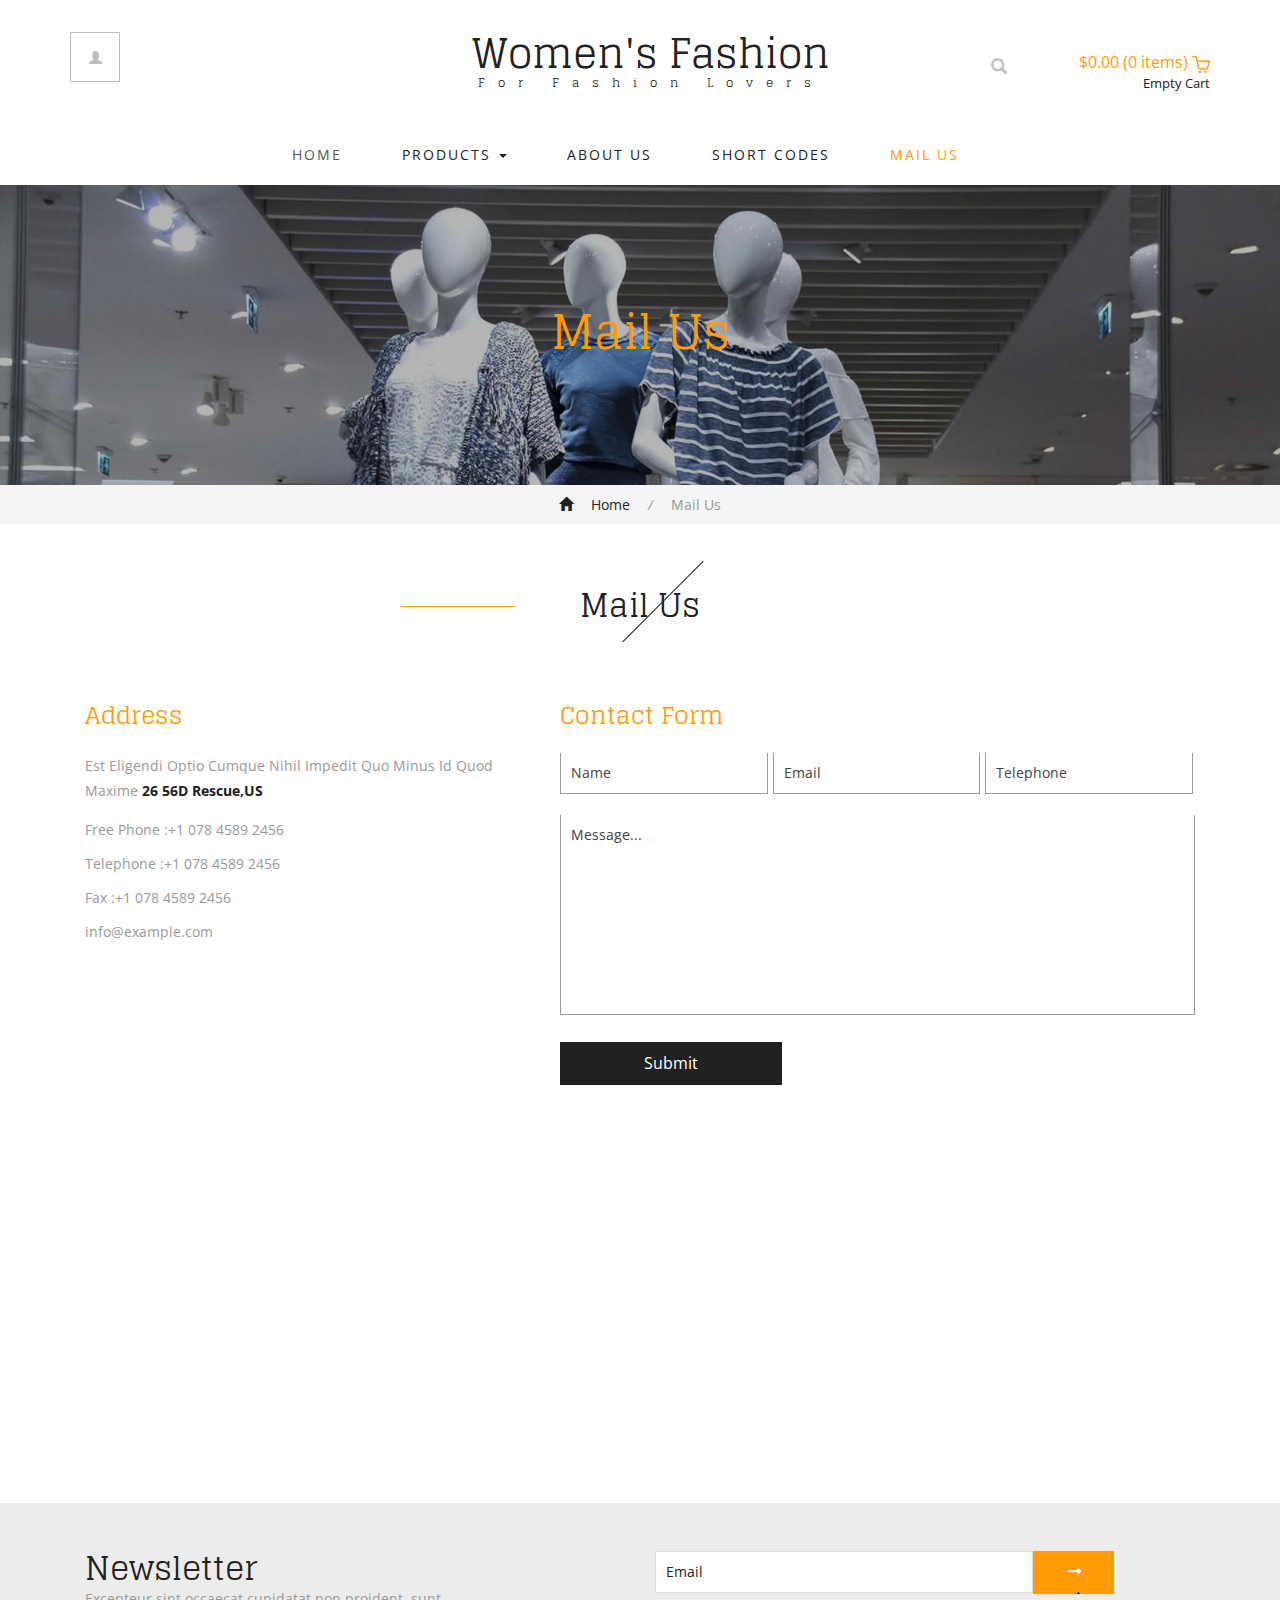
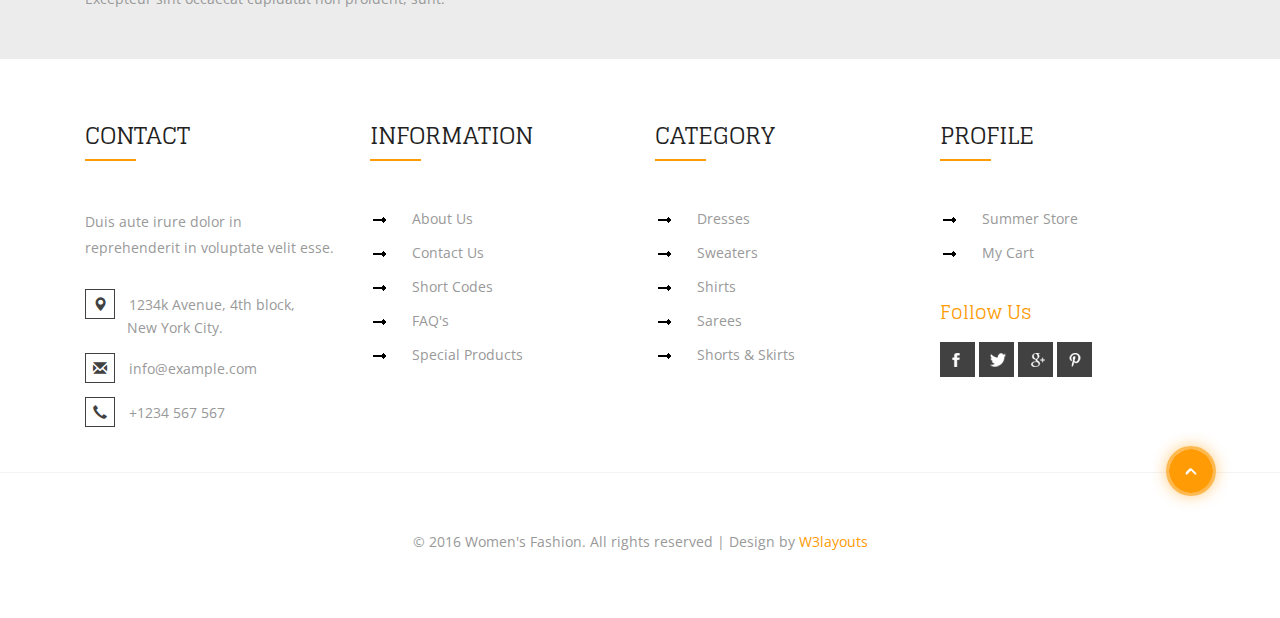
<file: web/mail.html>
<!--
Author: W3layouts
Author URL: http://w3layouts.com
License: Creative Commons Attribution 3.0 Unported
License URL: http://creativecommons.org/licenses/by/3.0/
-->
<!DOCTYPE html>
<html>
<head>
<title>Women's Fashion a Ecommerce Online Shopping Category Flat Bootstrap Responsive Website Template | Mail Us :: w3layouts</title>
<!-- for-mobile-apps -->
<meta name="viewport" content="width=device-width, initial-scale=1">
<meta http-equiv="Content-Type" content="text/html; charset=utf-8" />
<meta name="keywords" content="Women's Fashion Responsive web template, Bootstrap Web Templates, Flat Web Templates, Android Compatible web template, 
Smartphone Compatible web template, free webdesigns for Nokia, Samsung, LG, SonyEricsson, Motorola web design" />
<script type="application/x-javascript"> addEventListener("load", function() { setTimeout(hideURLbar, 0); }, false);
		function hideURLbar(){ window.scrollTo(0,1); } </script>
<!-- //for-mobile-apps -->
<link href="css/bootstrap.css" rel="stylesheet" type="text/css" media="all" />
<link href="css/style.css" rel="stylesheet" type="text/css" media="all" />
<link href="css/fasthover.css" rel="stylesheet" type="text/css" media="all" />
<!-- js -->
<script src="js/jquery.min.js"></script>
<!-- //js -->
<!-- cart -->
<script src="js/simpleCart.min.js"></script>
<!-- cart -->
<!-- for bootstrap working -->
<script type="text/javascript" src="js/bootstrap-3.1.1.min.js"></script>
<!-- //for bootstrap working -->
<link href='//fonts.googleapis.com/css?family=Glegoo:400,700' rel='stylesheet' type='text/css'>
<link href='//fonts.googleapis.com/css?family=Open+Sans:400,300,300italic,400italic,600,600italic,700,700italic,800,800italic' rel='stylesheet' type='text/css'>
<!-- start-smooth-scrolling -->
<script type="text/javascript">
	jQuery(document).ready(function($) {
		$(".scroll").click(function(event){		
			event.preventDefault();
			$('html,body').animate({scrollTop:$(this.hash).offset().top},1000);
		});
	});
</script>
<!-- //end-smooth-scrolling -->
</head>
	
<body>
<!-- header -->
	<div class="modal fade" id="myModal88" tabindex="-1" role="dialog" aria-labelledby="myLargeModalLabel"
		aria-hidden="true">
		<div class="modal-dialog modal-lg">
			<div class="modal-content">
				<div class="modal-header">
					<button type="button" class="close" data-dismiss="modal" aria-hidden="true">
						&times;</button>
					<h4 class="modal-title" id="myModalLabel">
						Don't Wait, Login now!</h4>
				</div>
				<div class="modal-body modal-body-sub">
					<div class="row">
						<div class="col-md-8 modal_body_left modal_body_left1" style="border-right: 1px dotted #C2C2C2;padding-right:3em;">
							<div class="sap_tabs">	
								<div id="horizontalTab" style="display: block; width: 100%; margin: 0px;">
									<ul>
										<li class="resp-tab-item" aria-controls="tab_item-0" role="tab"><span>Sign in</span></li>
										<li class="resp-tab-item" aria-controls="tab_item-1" role="tab"><span>Sign up</span></li>
									</ul>		
									<div class="tab-1 resp-tab-content" aria-labelledby="tab_item-0">
										<div class="facts">
											<div class="register">
												<form action="#" method="post">			
													<input name="Email" placeholder="Email Address" type="text" required="">						
													<input name="Password" placeholder="Password" type="password" required="">										
													<div class="sign-up">
														<input type="submit" value="Sign in"/>
													</div>
												</form>
											</div>
										</div> 
									</div>	

									<div class="tab-2 resp-tab-content" aria-labelledby="tab_item-1">
										<div class="facts">
											<div class="register">
												<form action="#" method="post">			
													<input placeholder="Name" name="Name" type="text" required="">
													<input placeholder="Email Address" name="Email" type="email" required="">	
													<input placeholder="Password" name="Password" type="password" required="">	
													<input placeholder="Confirm Password" name="Password" type="password" required="">
													<div class="sign-up">
														<input type="submit" value="Create Account"/>
													</div>
												</form>
											</div>
										</div>
									</div> 			        					            	      
								</div>	
							</div>
							<script src="js/easyResponsiveTabs.js" type="text/javascript"></script>
							<script type="text/javascript">
								$(document).ready(function () {
									$('#horizontalTab').easyResponsiveTabs({
										type: 'default', //Types: default, vertical, accordion           
										width: 'auto', //auto or any width like 600px
										fit: true   // 100% fit in a container
									});
								});
							</script>
							<div id="OR" class="hidden-xs">
								OR</div>
						</div>
						<div class="col-md-4 modal_body_right modal_body_right1">
							<div class="row text-center sign-with">
								<div class="col-md-12">
									<h3 class="other-nw">
										Sign in with</h3>
								</div>
								<div class="col-md-12">
									<ul class="social">
										<li class="social_facebook"><a href="#" class="entypo-facebook"></a></li>
										<li class="social_dribbble"><a href="#" class="entypo-dribbble"></a></li>
										<li class="social_twitter"><a href="#" class="entypo-twitter"></a></li>
										<li class="social_behance"><a href="#" class="entypo-behance"></a></li>
									</ul>
								</div>
							</div>
						</div>
					</div>
				</div>
			</div>
		</div>
	</div>
	<div class="header">
		<div class="container">
			<div class="w3l_login">
				<a href="#" data-toggle="modal" data-target="#myModal88"><span class="glyphicon glyphicon-user" aria-hidden="true"></span></a>
			</div>
			<div class="w3l_logo">
				<h1><a href="index.html">Women's Fashion<span>For Fashion Lovers</span></a></h1>
			</div>
			<div class="search">
				<input class="search_box" type="checkbox" id="search_box">
				<label class="icon-search" for="search_box"><span class="glyphicon glyphicon-search" aria-hidden="true"></span></label>
				<div class="search_form">
					<form action="#" method="post">
						<input type="text" name="Search" placeholder="Search...">
						<input type="submit" value="Send">
					</form>
				</div>
			</div>
			<div class="cart box_1">
				<a href="checkout.html">
					<div class="total">
					<span class="simpleCart_total"></span> (<span id="simpleCart_quantity" class="simpleCart_quantity"></span> items)</div>
					<img src="images/bag.png" alt="" />
				</a>
				<p><a href="javascript:;" class="simpleCart_empty">Empty Cart</a></p>
				<div class="clearfix"> </div>
			</div>	
			<div class="clearfix"> </div>
		</div>
	</div>
	<div class="navigation">
		<div class="container">
			<nav class="navbar navbar-default">
				<!-- Brand and toggle get grouped for better mobile display -->
				<div class="navbar-header nav_2">
					<button type="button" class="navbar-toggle collapsed navbar-toggle1" data-toggle="collapse" data-target="#bs-megadropdown-tabs">
						<span class="sr-only">Toggle navigation</span>
						<span class="icon-bar"></span>
						<span class="icon-bar"></span>
						<span class="icon-bar"></span>
					</button>
				</div> 
				<div class="collapse navbar-collapse" id="bs-megadropdown-tabs">
					<ul class="nav navbar-nav">
						<li class="active"><a href="index.html">Home</a></li>	
						<!-- Mega Menu -->
						<li class="dropdown">
							<a href="#" class="dropdown-toggle" data-toggle="dropdown">Products <b class="caret"></b></a>
							<ul class="dropdown-menu multi-column columns-3">
								<div class="row">
									<div class="col-sm-3">
										<ul class="multi-column-dropdown">
											<h6>Clothing</h6>
											<li><a href="dresses.html">Dresses<span>New</span></a></li>
											<li><a href="sweaters.html">Sweaters</a></li>
											<li><a href="skirts.html">Shorts & Skirts</a></li>
											<li><a href="jeans.html">Jeans</a></li>
											<li><a href="shirts.html">Shirts & Tops<span>New</span></a></li>
										</ul>
									</div>
									<div class="col-sm-3">
										<ul class="multi-column-dropdown">
											<h6>Ethnic Wear</h6>
											<li><a href="salwars.html">Salwars</a></li>
											<li><a href="sarees.html">Sarees<span>New</span></a></li>
											<li><a href="products.html"><i>Summer Store</i></a></li>
										</ul>
									</div>
									<div class="col-sm-2">
										<ul class="multi-column-dropdown">
											<h6>Foot Wear</h6>
											<li><a href="sandals.html">Flats</a></li>
											<li><a href="sandals.html">Sandals</a></li>
											<li><a href="sandals.html">Boots</a></li>
											<li><a href="sandals.html">Heels</a></li>
										</ul>
									</div>
									<div class="col-sm-4">
										<div class="w3ls_products_pos">
											<h4>50%<i>Off/-</i></h4>
											<img src="images/1.jpg" alt=" " class="img-responsive" />
										</div>
									</div>
									<div class="clearfix"></div>
								</div>
							</ul>
						</li>
						<li><a href="about.html">About Us</a></li>
						<li><a href="short-codes.html">Short Codes</a></li>
						<li><a href="mail.html" class="act">Mail Us</a></li>
					</ul>
				</div>
			</nav>
		</div>
	</div>
<!-- //header -->
<!-- banner -->
	<div class="banner10" id="home1">
		<div class="container">
			<h2>Mail Us</h2>
		</div>
	</div>
<!-- //banner -->

<!-- breadcrumbs -->
	<div class="breadcrumb_dress">
		<div class="container">
			<ul>
				<li><a href="index.html"><span class="glyphicon glyphicon-home" aria-hidden="true"></span> Home</a> <i>/</i></li>
				<li>Mail Us</li>
			</ul>
		</div>
	</div>
<!-- //breadcrumbs -->

<!-- mail -->
	<div class="mail">
		<div class="container">
			<h3>Mail Us</h3>
			<div class="agile_mail_grids">
				<div class="col-md-5 contact-left">
					<h4>Address</h4>
					<p>est eligendi optio cumque nihil impedit quo minus id quod maxime
						<span>26 56D Rescue,US</span></p>
					<ul>
						<li>Free Phone :+1 078 4589 2456</li>
						<li>Telephone :+1 078 4589 2456</li>
						<li>Fax :+1 078 4589 2456</li>
						<li><a href="mailto:info@example.com">info@example.com</a></li>
					</ul>
				</div>
				<div class="col-md-7 contact-left">
					<h4>Contact Form</h4>
					<form action="#" method="post">
						<input type="text" name="Name" value="Name" onfocus="this.value = '';" onblur="if (this.value == '') {this.value = 'Name';}" required="">
						<input type="email" name="Email" value="Email" onfocus="this.value = '';" onblur="if (this.value == '') {this.value = 'Email';}" required="">
						<input type="text" name="Telephone" value="Telephone" onfocus="this.value = '';" onblur="if (this.value == '') {this.value = 'Telephone';}" required="">
						<textarea name="message" onfocus="this.value = '';" onblur="if (this.value == '') {this.value = 'Message...';}" required="">Message...</textarea>
						<input type="submit" value="Submit" >
					</form>
				</div>
				<div class="clearfix"> </div>
			</div>

			<div class="contact-bottom">
				<iframe src="https://www.google.com/maps/embed?pb=!1m16!1m12!1m3!1d96908.54934770924!2d-73.74913540000001!3d40.62123259999999!2m3!1f0!2f0!3f0!3m2!1i1024!2i768!4f13.1!2m1!1sanimal+rescue+service+near+Inwood%2C+New+York%2C+NY%2C+United+States!5e0!3m2!1sen!2sin!4v1436335928062" frameborder="0" style="border:0" allowfullscreen></iframe>
			</div>
		</div>
	</div>
<!-- //mail -->
<!-- newsletter -->
	<div class="newsletter">
		<div class="container">
			<div class="col-md-6 w3agile_newsletter_left">
				<h3>Newsletter</h3>
				<p>Excepteur sint occaecat cupidatat non proident, sunt.</p>
			</div>
			<div class="col-md-6 w3agile_newsletter_right">
				<form action="#" method="post">
					<input type="email" name="Email" value="Email" onfocus="this.value = '';" onblur="if (this.value == '') {this.value = 'Email';}" required="">
					<input type="submit" value="">
				</form>
			</div>
			<div class="clearfix"> </div>
		</div>
	</div>
<!-- //newsletter -->
<!-- footer -->
	<div class="footer">
		<div class="container">
			<div class="w3_footer_grids">
				<div class="col-md-3 w3_footer_grid">
					<h3>Contact</h3>
					<p>Duis aute irure dolor in reprehenderit in voluptate velit esse.</p>
					<ul class="address">
						<li><i class="glyphicon glyphicon-map-marker" aria-hidden="true"></i>1234k Avenue, 4th block, <span>New York City.</span></li>
						<li><i class="glyphicon glyphicon-envelope" aria-hidden="true"></i><a href="mailto:info@example.com">info@example.com</a></li>
						<li><i class="glyphicon glyphicon-earphone" aria-hidden="true"></i>+1234 567 567</li>
					</ul>
				</div>
				<div class="col-md-3 w3_footer_grid">
					<h3>Information</h3>
					<ul class="info"> 
						<li><a href="about.html">About Us</a></li>
						<li><a href="mail.html">Contact Us</a></li>
						<li><a href="short-codes.html">Short Codes</a></li>
						<li><a href="faq.html">FAQ's</a></li>
						<li><a href="products.html">Special Products</a></li>
					</ul>
				</div>
				<div class="col-md-3 w3_footer_grid">
					<h3>Category</h3>
					<ul class="info"> 
						<li><a href="dresses.html">Dresses</a></li>
						<li><a href="sweaters.html">Sweaters</a></li>
						<li><a href="shirts.html">Shirts</a></li>
						<li><a href="sarees.html">Sarees</a></li>
						<li><a href="skirts.html">Shorts & Skirts</a></li>
					</ul>
				</div>
				<div class="col-md-3 w3_footer_grid">
					<h3>Profile</h3>
					<ul class="info"> 
						<li><a href="products.html">Summer Store</a></li>
						<li><a href="checkout.html">My Cart</a></li>
					</ul>
					<h4>Follow Us</h4>
					<div class="agileits_social_button">
						<ul>
							<li><a href="#" class="facebook"> </a></li>
							<li><a href="#" class="twitter"> </a></li>
							<li><a href="#" class="google"> </a></li>
							<li><a href="#" class="pinterest"> </a></li>
						</ul>
					</div>
				</div>
				<div class="clearfix"> </div>
			</div>
		</div>
		<div class="footer-copy">
			<div class="footer-copy1">
				<div class="footer-copy-pos">
					<a href="#home1" class="scroll"><img src="images/arrow.png" alt=" " class="img-responsive" /></a>
				</div>
			</div>
			<div class="container">
				<p>&copy; 2016 Women's Fashion. All rights reserved | Design by <a href="http://w3layouts.com/">W3layouts</a></p>
			</div>
		</div>
	</div>
<!-- //footer -->
</body>
</html>
</file>
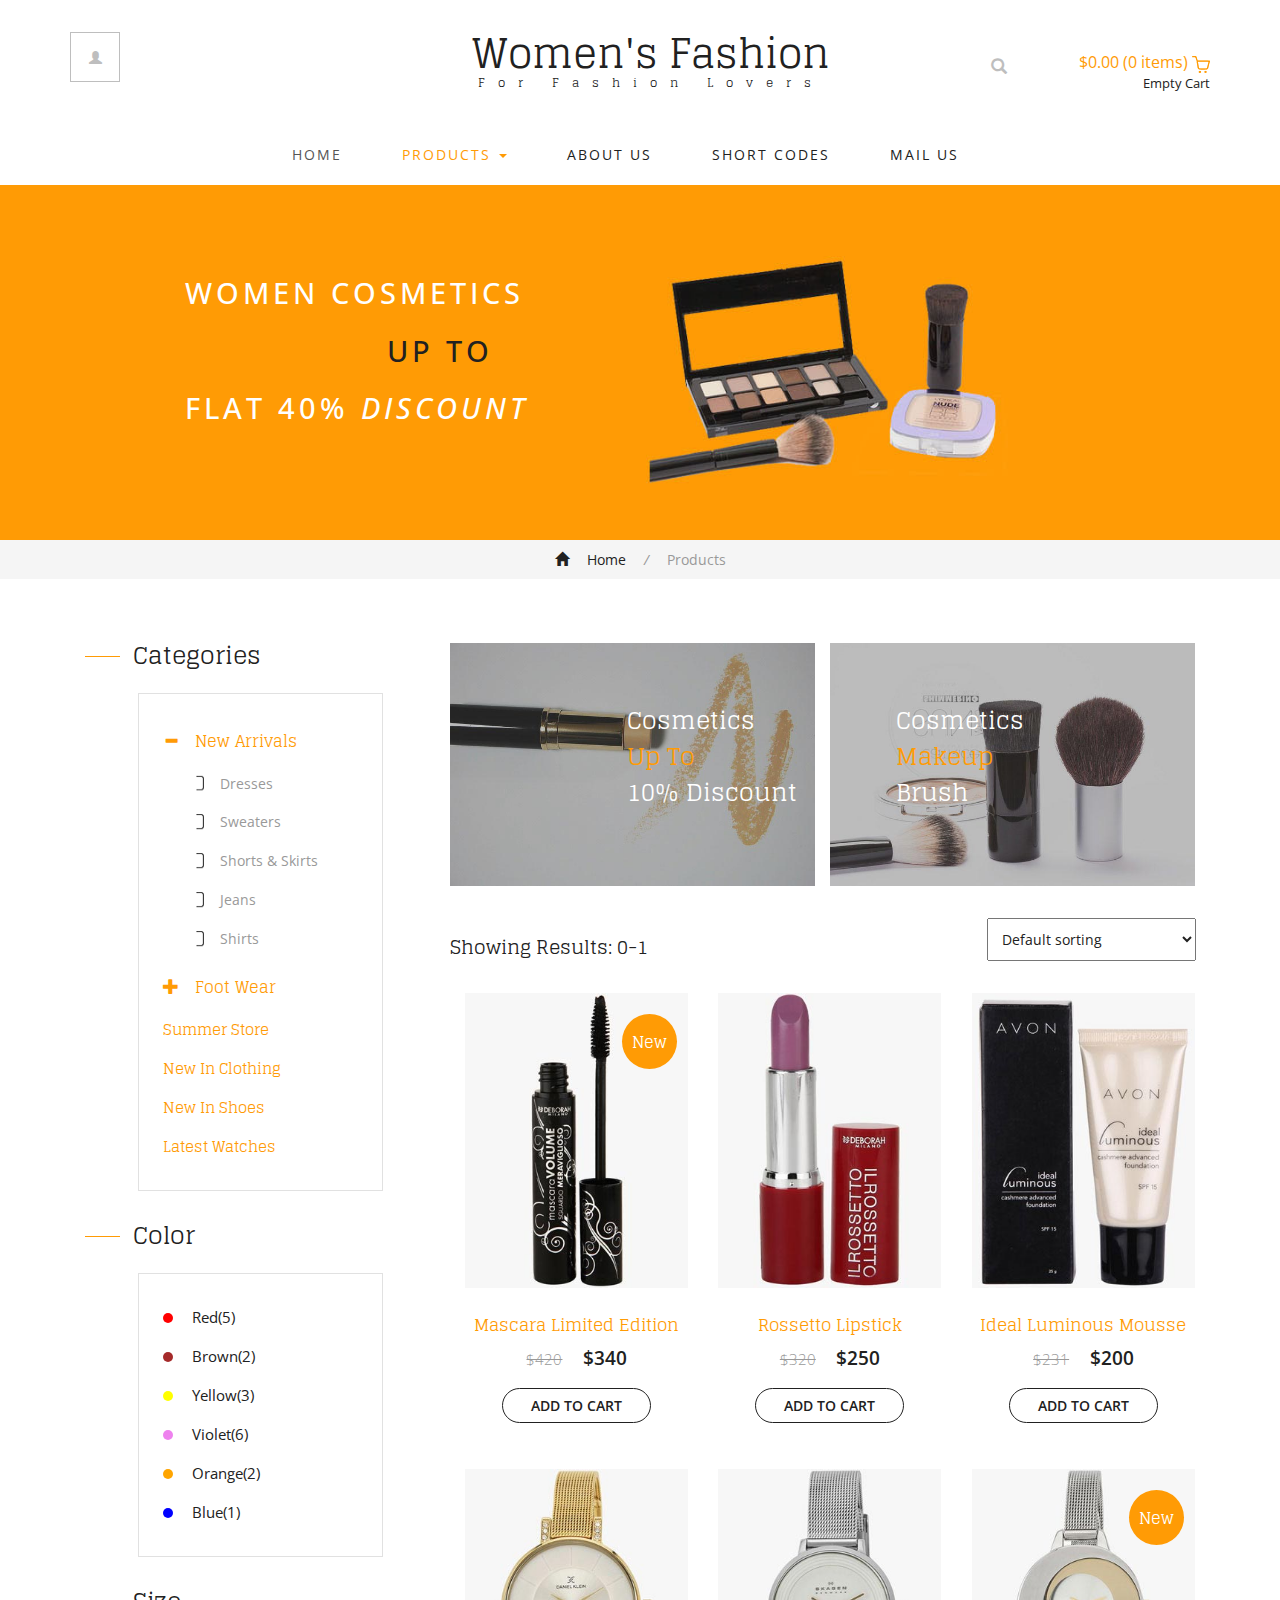
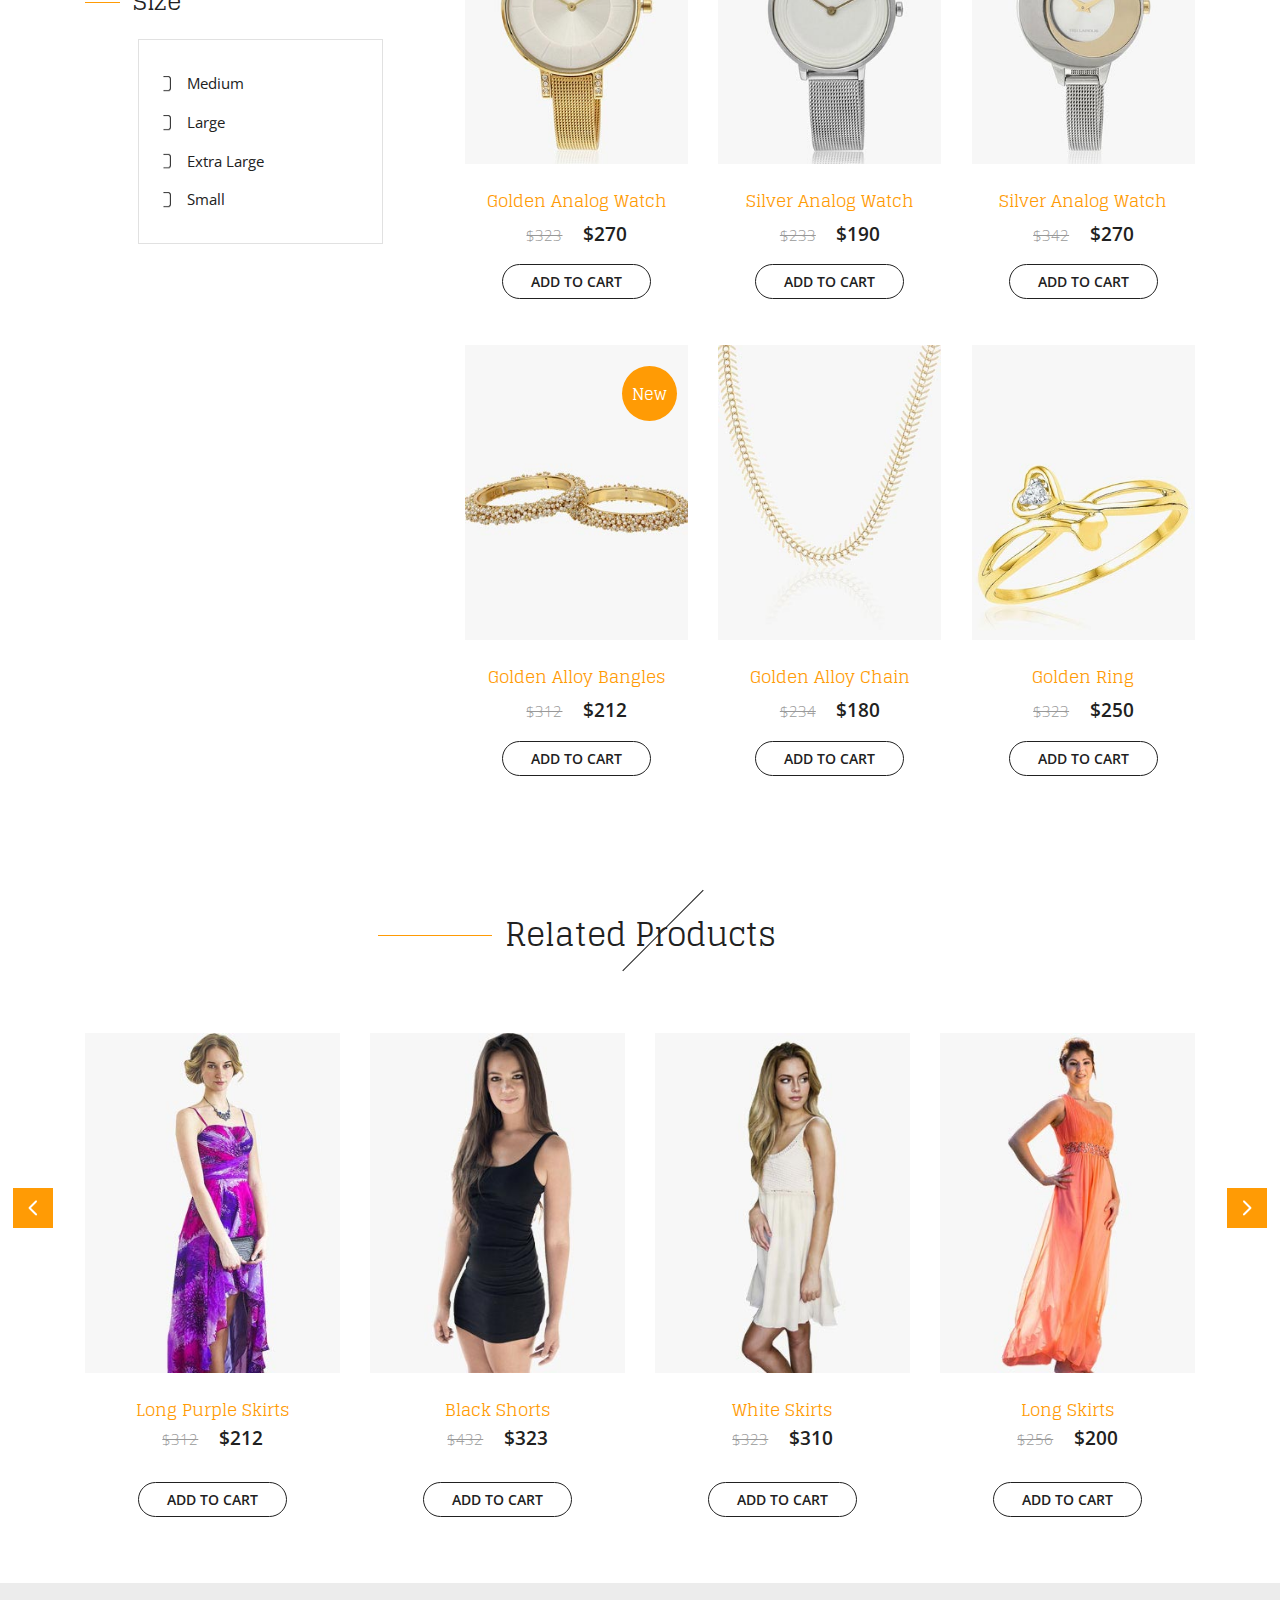
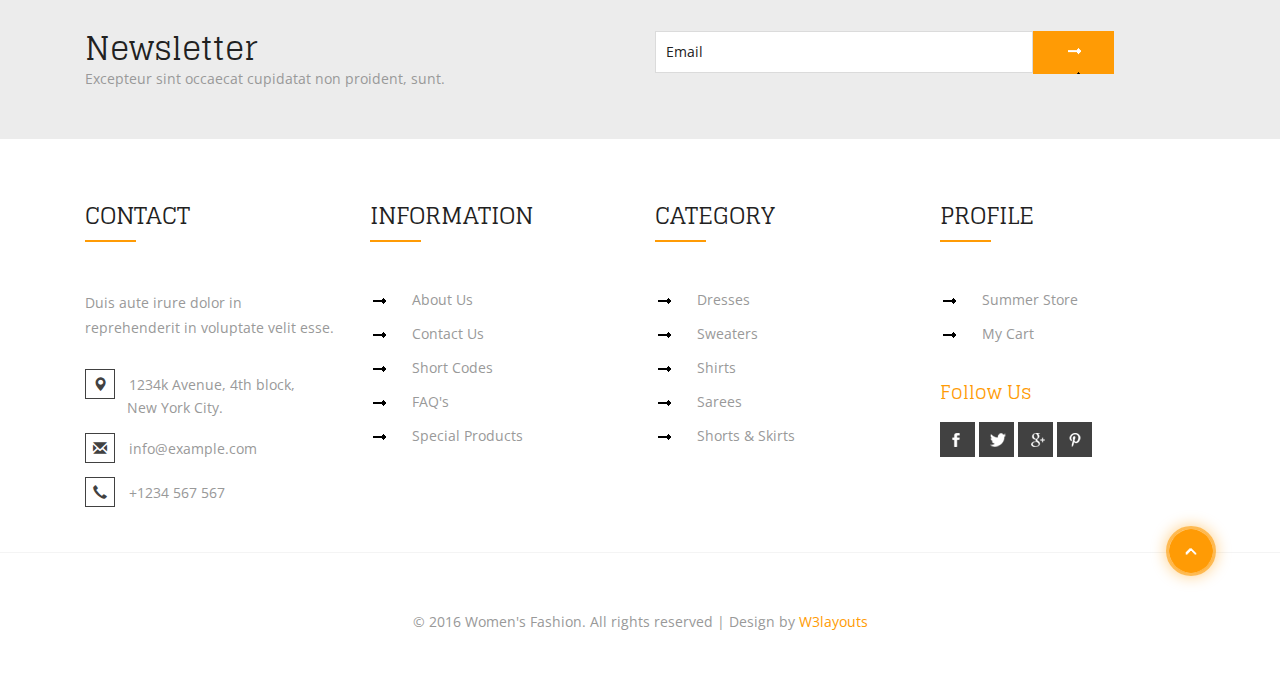
<file: web/products.html>
<!--
Author: W3layouts
Author URL: http://w3layouts.com
License: Creative Commons Attribution 3.0 Unported
License URL: http://creativecommons.org/licenses/by/3.0/
-->
<!DOCTYPE html>
<html>
<head>
<title>Women's Fashion a Ecommerce Online Shopping Category Flat Bootstrap Responsive Website Template | Products :: w3layouts</title>
<!-- for-mobile-apps -->
<meta name="viewport" content="width=device-width, initial-scale=1">
<meta http-equiv="Content-Type" content="text/html; charset=utf-8" />
<meta name="keywords" content="Women's Fashion Responsive web template, Bootstrap Web Templates, Flat Web Templates, Android Compatible web template, 
Smartphone Compatible web template, free webdesigns for Nokia, Samsung, LG, SonyEricsson, Motorola web design" />
<script type="application/x-javascript"> addEventListener("load", function() { setTimeout(hideURLbar, 0); }, false);
		function hideURLbar(){ window.scrollTo(0,1); } </script>
<!-- //for-mobile-apps -->
<link href="css/bootstrap.css" rel="stylesheet" type="text/css" media="all" />
<link href="css/style.css" rel="stylesheet" type="text/css" media="all" />
<link href="css/fasthover.css" rel="stylesheet" type="text/css" media="all" />
<!-- js -->
<script src="js/jquery.min.js"></script>
<!-- //js -->
<!-- cart -->
<script src="js/simpleCart.min.js"></script>
<!-- cart -->
<!-- for bootstrap working -->
<script type="text/javascript" src="js/bootstrap-3.1.1.min.js"></script>
<!-- //for bootstrap working -->
<link href='//fonts.googleapis.com/css?family=Glegoo:400,700' rel='stylesheet' type='text/css'>
<link href='//fonts.googleapis.com/css?family=Open+Sans:400,300,300italic,400italic,600,600italic,700,700italic,800,800italic' rel='stylesheet' type='text/css'>
<!-- start-smooth-scrolling -->
<script type="text/javascript">
	jQuery(document).ready(function($) {
		$(".scroll").click(function(event){		
			event.preventDefault();
			$('html,body').animate({scrollTop:$(this.hash).offset().top},1000);
		});
	});
</script>
<!-- //end-smooth-scrolling -->
</head>
	
<body>
<!-- header -->
	<div class="modal fade" id="myModal88" tabindex="-1" role="dialog" aria-labelledby="myLargeModalLabel"
		aria-hidden="true">
		<div class="modal-dialog modal-lg">
			<div class="modal-content">
				<div class="modal-header">
					<button type="button" class="close" data-dismiss="modal" aria-hidden="true">
						&times;</button>
					<h4 class="modal-title" id="myModalLabel">
						Don't Wait, Login now!</h4>
				</div>
				<div class="modal-body modal-body-sub">
					<div class="row">
						<div class="col-md-8 modal_body_left modal_body_left1" style="border-right: 1px dotted #C2C2C2;padding-right:3em;">
							<div class="sap_tabs">	
								<div id="horizontalTab" style="display: block; width: 100%; margin: 0px;">
									<ul>
										<li class="resp-tab-item" aria-controls="tab_item-0" role="tab"><span>Sign in</span></li>
										<li class="resp-tab-item" aria-controls="tab_item-1" role="tab"><span>Sign up</span></li>
									</ul>		
									<div class="tab-1 resp-tab-content" aria-labelledby="tab_item-0">
										<div class="facts">
											<div class="register">
												<form action="#" method="post">			
													<input name="Email" placeholder="Email Address" type="text" required="">						
													<input name="Password" placeholder="Password" type="password" required="">										
													<div class="sign-up">
														<input type="submit" value="Sign in"/>
													</div>
												</form>
											</div>
										</div> 
									</div>	

									<div class="tab-2 resp-tab-content" aria-labelledby="tab_item-1">
										<div class="facts">
											<div class="register">
												<form action="#" method="post">			
													<input placeholder="Name" name="Name" type="text" required="">
													<input placeholder="Email Address" name="Email" type="email" required="">	
													<input placeholder="Password" name="Password" type="password" required="">	
													<input placeholder="Confirm Password" name="Password" type="password" required="">
													<div class="sign-up">
														<input type="submit" value="Create Account"/>
													</div>
												</form>
											</div>
										</div>
									</div> 			        					            	      
								</div>	
							</div>
							<script src="js/easyResponsiveTabs.js" type="text/javascript"></script>
							<script type="text/javascript">
								$(document).ready(function () {
									$('#horizontalTab').easyResponsiveTabs({
										type: 'default', //Types: default, vertical, accordion           
										width: 'auto', //auto or any width like 600px
										fit: true   // 100% fit in a container
									});
								});
							</script>
							<div id="OR" class="hidden-xs">
								OR</div>
						</div>
						<div class="col-md-4 modal_body_right modal_body_right1">
							<div class="row text-center sign-with">
								<div class="col-md-12">
									<h3 class="other-nw">
										Sign in with</h3>
								</div>
								<div class="col-md-12">
									<ul class="social">
										<li class="social_facebook"><a href="#" class="entypo-facebook"></a></li>
										<li class="social_dribbble"><a href="#" class="entypo-dribbble"></a></li>
										<li class="social_twitter"><a href="#" class="entypo-twitter"></a></li>
										<li class="social_behance"><a href="#" class="entypo-behance"></a></li>
									</ul>
								</div>
							</div>
						</div>
					</div>
				</div>
			</div>
		</div>
	</div>
	<div class="header">
		<div class="container">
			<div class="w3l_login">
				<a href="#" data-toggle="modal" data-target="#myModal88"><span class="glyphicon glyphicon-user" aria-hidden="true"></span></a>
			</div>
			<div class="w3l_logo">
				<h1><a href="index.html">Women's Fashion<span>For Fashion Lovers</span></a></h1>
			</div>
			<div class="search">
				<input class="search_box" type="checkbox" id="search_box">
				<label class="icon-search" for="search_box"><span class="glyphicon glyphicon-search" aria-hidden="true"></span></label>
				<div class="search_form">
					<form action="#" method="post">
						<input type="text" name="Search" placeholder="Search...">
						<input type="submit" value="Send">
					</form>
				</div>
			</div>
			<div class="cart box_1">
				<a href="checkout.html">
					<div class="total">
					<span class="simpleCart_total"></span> (<span id="simpleCart_quantity" class="simpleCart_quantity"></span> items)</div>
					<img src="images/bag.png" alt="" />
				</a>
				<p><a href="javascript:;" class="simpleCart_empty">Empty Cart</a></p>
				<div class="clearfix"> </div>
			</div>	
			<div class="clearfix"> </div>
		</div>
	</div>
	<div class="navigation">
		<div class="container">
			<nav class="navbar navbar-default">
				<!-- Brand and toggle get grouped for better mobile display -->
				<div class="navbar-header nav_2">
					<button type="button" class="navbar-toggle collapsed navbar-toggle1" data-toggle="collapse" data-target="#bs-megadropdown-tabs">
						<span class="sr-only">Toggle navigation</span>
						<span class="icon-bar"></span>
						<span class="icon-bar"></span>
						<span class="icon-bar"></span>
					</button>
				</div> 
				<div class="collapse navbar-collapse" id="bs-megadropdown-tabs">
					<ul class="nav navbar-nav">
						<li class="active"><a href="index.html">Home</a></li>	
						<!-- Mega Menu -->
						<li class="dropdown">
							<a href="#" class="dropdown-toggle act" data-toggle="dropdown">Products <b class="caret"></b></a>
							<ul class="dropdown-menu multi-column columns-3">
								<div class="row">
									<div class="col-sm-3">
										<ul class="multi-column-dropdown">
											<h6>Clothing</h6>
											<li><a href="dresses.html">Dresses<span>New</span></a></li>
											<li><a href="sweaters.html">Sweaters</a></li>
											<li><a href="skirts.html">Shorts & Skirts</a></li>
											<li><a href="jeans.html">Jeans</a></li>
											<li><a href="shirts.html">Shirts & Tops<span>New</span></a></li>
										</ul>
									</div>
									<div class="col-sm-3">
										<ul class="multi-column-dropdown">
											<h6>Ethnic Wear</h6>
											<li><a href="salwars.html">Salwars</a></li>
											<li><a href="sarees.html">Sarees<span>New</span></a></li>
											<li><a href="products.html"><i>Summer Store</i></a></li>
										</ul>
									</div>
									<div class="col-sm-2">
										<ul class="multi-column-dropdown">
											<h6>Foot Wear</h6>
											<li><a href="sandals.html">Flats</a></li>
											<li><a href="sandals.html">Sandals</a></li>
											<li><a href="sandals.html">Boots</a></li>
											<li><a href="sandals.html">Heels</a></li>
										</ul>
									</div>
									<div class="col-sm-4">
										<div class="w3ls_products_pos">
											<h4>50%<i>Off/-</i></h4>
											<img src="images/1.jpg" alt=" " class="img-responsive" />
										</div>
									</div>
									<div class="clearfix"></div>
								</div>
							</ul>
						</li>
						<li><a href="about.html">About Us</a></li>
						<li><a href="short-codes.html">Short Codes</a></li>
						<li><a href="mail.html">Mail Us</a></li>
					</ul>
				</div>
			</nav>
		</div>
	</div>
<!-- //header -->
<!-- banner -->
	<div class="banner8" id="home1">
		<div class="container">
			<h2>Women Cosmetics<span>up to</span> Flat 40% <i>Discount</i></h2>
		</div>
	</div>
<!-- //banner -->

<!-- breadcrumbs -->
	<div class="breadcrumb_dress">
		<div class="container">
			<ul>
				<li><a href="index.html"><span class="glyphicon glyphicon-home" aria-hidden="true"></span> Home</a> <i>/</i></li>
				<li>Products</li>
			</ul>
		</div>
	</div>
<!-- //breadcrumbs -->

<!-- dresses -->
	<div class="dresses">
		<div class="container">
			<div class="w3ls_dresses_grids">
				<div class="col-md-4 w3ls_dresses_grid_left">
					<div class="w3ls_dresses_grid_left_grid">
						<h3>Categories</h3>
						<div class="w3ls_dresses_grid_left_grid_sub">
							<div class="panel-group" id="accordion" role="tablist" aria-multiselectable="true">
							  <div class="panel panel-default">
								<div class="panel-heading" role="tab" id="headingOne">
								  <h4 class="panel-title asd">
									<a class="pa_italic" role="button" data-toggle="collapse" data-parent="#accordion" href="#collapseOne" aria-expanded="true" aria-controls="collapseOne">
									  <span class="glyphicon glyphicon-plus" aria-hidden="true"></span><i class="glyphicon glyphicon-minus" aria-hidden="true"></i>New Arrivals
									</a>
								  </h4>
								</div>
								<div id="collapseOne" class="panel-collapse collapse in" role="tabpanel" aria-labelledby="headingOne">
								  <div class="panel-body panel_text">
									<ul>
										<li><a href="dresses.html">Dresses</a></li>
										<li><a href="sweaters.html">Sweaters</a></li>
										<li><a href="skirts.html">Shorts & Skirts</a></li>
										<li><a href="jeans.html">Jeans</a></li>
										<li><a href="shirts.html">Shirts</a></li>
									</ul>
								  </div>
								</div>
							  </div>
							  <div class="panel panel-default">
								<div class="panel-heading" role="tab" id="headingTwo">
								  <h4 class="panel-title asd">
									<a class="pa_italic collapsed" role="button" data-toggle="collapse" data-parent="#accordion" href="#collapseTwo" aria-expanded="false" aria-controls="collapseTwo">
									  <span class="glyphicon glyphicon-plus" aria-hidden="true"></span><i class="glyphicon glyphicon-minus" aria-hidden="true"></i>Foot Wear
									</a>
								  </h4>
								</div>
								<div id="collapseTwo" class="panel-collapse collapse" role="tabpanel" aria-labelledby="headingTwo">
								   <div class="panel-body panel_text">
									<ul>
										<li><a href="sandals.html">Flats</a></li>
										<li><a href="sandals.html">Sandals</a></li>
										<li><a href="sandals.html">Boots</a></li>
										<li><a href="sandals.html">Heals</a></li>
										<li><a href="sandals.html">Shirts</a></li>
									</ul>
								  </div>
								</div>
							  </div>
							</div>
							<ul class="panel_bottom">
								<li><a href="products.html">Summer Store</a></li>
								<li><a href="dresses.html">New In Clothing</a></li>
								<li><a href="sandals.html">New In Shoes</a></li>
								<li><a href="products.html">Latest Watches</a></li>
							</ul>
						</div>
					</div>
					<div class="w3ls_dresses_grid_left_grid">
						<h3>Color</h3>
						<div class="w3ls_dresses_grid_left_grid_sub">
							<div class="ecommerce_color">
								<ul>
									<li><a href="#"><i></i> Red(5)</a></li>
									<li><a href="#"><i></i> Brown(2)</a></li>
									<li><a href="#"><i></i> Yellow(3)</a></li>
									<li><a href="#"><i></i> Violet(6)</a></li>
									<li><a href="#"><i></i> Orange(2)</a></li>
									<li><a href="#"><i></i> Blue(1)</a></li>
								</ul>
							</div>
						</div>
					</div>
					<div class="w3ls_dresses_grid_left_grid">
						<h3>Size</h3>
						<div class="w3ls_dresses_grid_left_grid_sub">
							<div class="ecommerce_color ecommerce_size">
								<ul>
									<li><a href="#">Medium</a></li>
									<li><a href="#">Large</a></li>
									<li><a href="#">Extra Large</a></li>
									<li><a href="#">Small</a></li>
								</ul>
							</div>
						</div>
					</div>
				</div>
				<div class="col-md-8 w3ls_dresses_grid_right">
					<div class="col-md-6 w3ls_dresses_grid_right_left">
						<div class="w3ls_dresses_grid_right_grid1">
							<img src="images/72.jpg" alt=" " class="img-responsive" />
							<div class="w3ls_dresses_grid_right_grid1_pos1">
								<h3>Cosmetics <span>Up To</span> 10% Discount</h3>
							</div>
						</div>
					</div>
					<div class="col-md-6 w3ls_dresses_grid_right_left">
						<div class="w3ls_dresses_grid_right_grid1">
							<img src="images/73.jpg" alt=" " class="img-responsive" />
							<div class="w3ls_dresses_grid_right_grid1_pos">
								<h3>Cosmetics <span>Makeup</span> Brush</h3>
							</div>
						</div>
					</div>
					<div class="clearfix"> </div>

					<div class="w3ls_dresses_grid_right_grid2">
						<div class="w3ls_dresses_grid_right_grid2_left">
							<h3>Showing Results: 0-1</h3>
						</div>
						<div class="w3ls_dresses_grid_right_grid2_right">
							<select name="select_item" class="select_item">
								<option selected="selected">Default sorting</option>
								<option>Sort by popularity</option>
								<option>Sort by average rating</option>
								<option>Sort by newness</option>
								<option>Sort by price: low to high</option>
								<option>Sort by price: high to low</option>
							</select>
						</div>
						<div class="clearfix"> </div>
					</div>
					<div class="w3ls_dresses_grid_right_grid3">
						<div class="col-md-4 agileinfo_new_products_grid agileinfo_new_products_grid_dresses">
							<div class="agile_ecommerce_tab_left dresses_grid">
								<div class="hs-wrapper hs-wrapper2">
									<img src="images/p1.jpg" alt=" " class="img-responsive" />
									<img src="images/p2.jpg" alt=" " class="img-responsive" />
									<img src="images/p3.jpg" alt=" " class="img-responsive" />
									<img src="images/p1.jpg" alt=" " class="img-responsive" />
									<img src="images/p2.jpg" alt=" " class="img-responsive" />
									<img src="images/p3.jpg" alt=" " class="img-responsive" />
									<img src="images/p1.jpg" alt=" " class="img-responsive" />
									<img src="images/p2.jpg" alt=" " class="img-responsive" />
									<div class="w3_hs_bottom w3_hs_bottom_sub1">
										<ul>
											<li>
												<a href="#" data-toggle="modal" data-target="#myModal9"><span class="glyphicon glyphicon-eye-open" aria-hidden="true"></span></a>
											</li>
										</ul>
									</div>
								</div>
								<h5><a href="single.html">Mascara Limited Edition</a></h5>
								<div class="simpleCart_shelfItem">
									<p><span>$420</span> <i class="item_price">$340</i></p>
									<p><a class="item_add" href="#">Add to cart</a></p>
								</div>
								<div class="dresses_grid_pos">
									<h6>New</h6>
								</div>
							</div>
						</div>
						<div class="col-md-4 agileinfo_new_products_grid agileinfo_new_products_grid_dresses">
							<div class="agile_ecommerce_tab_left dresses_grid">
								<div class="hs-wrapper hs-wrapper2">
									<img src="images/p2.jpg" alt=" " class="img-responsive" />
									<img src="images/p3.jpg" alt=" " class="img-responsive" />
									<img src="images/p1.jpg" alt=" " class="img-responsive" />
									<img src="images/p2.jpg" alt=" " class="img-responsive" />
									<img src="images/p3.jpg" alt=" " class="img-responsive" />
									<img src="images/p1.jpg" alt=" " class="img-responsive" />
									<img src="images/p2.jpg" alt=" " class="img-responsive" />
									<img src="images/p3.jpg" alt=" " class="img-responsive" />
									<div class="w3_hs_bottom w3_hs_bottom_sub1">
										<ul>
											<li>
												<a href="#" data-toggle="modal" data-target="#myModal9"><span class="glyphicon glyphicon-eye-open" aria-hidden="true"></span></a>
											</li>
										</ul>
									</div>
								</div>
								<h5><a href="single.html">Rossetto Lipstick</a></h5>
								<div class="simpleCart_shelfItem">
									<p><span>$320</span> <i class="item_price">$250</i></p>
									<p><a class="item_add" href="#">Add to cart</a></p>
								</div>
							</div>
						</div>
						<div class="col-md-4 agileinfo_new_products_grid agileinfo_new_products_grid_dresses">
							<div class="agile_ecommerce_tab_left dresses_grid">
								<div class="hs-wrapper hs-wrapper2">
									<img src="images/p3.jpg" alt=" " class="img-responsive" />
									<img src="images/p2.jpg" alt=" " class="img-responsive" />
									<img src="images/p1.jpg" alt=" " class="img-responsive" />
									<img src="images/p3.jpg" alt=" " class="img-responsive" />
									<img src="images/p2.jpg" alt=" " class="img-responsive" />
									<img src="images/p1.jpg" alt=" " class="img-responsive" />
									<img src="images/p3.jpg" alt=" " class="img-responsive" />
									<img src="images/p2.jpg" alt=" " class="img-responsive" />
									<div class="w3_hs_bottom w3_hs_bottom_sub1">
										<ul>
											<li>
												<a href="#" data-toggle="modal" data-target="#myModal9"><span class="glyphicon glyphicon-eye-open" aria-hidden="true"></span></a>
											</li>
										</ul>
									</div>
								</div>
								<h5><a href="single.html">Ideal Luminous Mousse</a></h5>
								<div class="simpleCart_shelfItem">
									<p><span>$231</span> <i class="item_price">$200</i></p>
									<p><a class="item_add" href="#">Add to cart</a></p>
								</div>
							</div>
						</div>
						<div class="clearfix"> </div>
					</div>
					<div class="w3ls_dresses_grid_right_grid3">
						<div class="col-md-4 agileinfo_new_products_grid agileinfo_new_products_grid_dresses">
							<div class="agile_ecommerce_tab_left dresses_grid">
								<div class="hs-wrapper hs-wrapper2">
									<img src="images/p4.jpg" alt=" " class="img-responsive" />
									<img src="images/p5.jpg" alt=" " class="img-responsive" />
									<img src="images/p6.jpg" alt=" " class="img-responsive" />
									<img src="images/p4.jpg" alt=" " class="img-responsive" />
									<img src="images/p5.jpg" alt=" " class="img-responsive" />
									<img src="images/p6.jpg" alt=" " class="img-responsive" />
									<img src="images/p4.jpg" alt=" " class="img-responsive" />
									<img src="images/p5.jpg" alt=" " class="img-responsive" />
									<div class="w3_hs_bottom w3_hs_bottom_sub1">
										<ul>
											<li>
												<a href="#" data-toggle="modal" data-target="#myModal2"><span class="glyphicon glyphicon-eye-open" aria-hidden="true"></span></a>
											</li>
										</ul>
									</div>
								</div>
								<h5><a href="single.html">Golden Analog Watch</a></h5>
								<div class="simpleCart_shelfItem">
									<p><span>$323</span> <i class="item_price">$270</i></p>
									<p><a class="item_add" href="#">Add to cart</a></p>
								</div>
							</div>
						</div>
						<div class="col-md-4 agileinfo_new_products_grid agileinfo_new_products_grid_dresses">
							<div class="agile_ecommerce_tab_left dresses_grid">
								<div class="hs-wrapper hs-wrapper2">
									<img src="images/p5.jpg" alt=" " class="img-responsive" />
									<img src="images/p6.jpg" alt=" " class="img-responsive" />
									<img src="images/p4.jpg" alt=" " class="img-responsive" />
									<img src="images/p5.jpg" alt=" " class="img-responsive" />
									<img src="images/p6.jpg" alt=" " class="img-responsive" />
									<img src="images/p4.jpg" alt=" " class="img-responsive" />
									<img src="images/p5.jpg" alt=" " class="img-responsive" />
									<img src="images/p6.jpg" alt=" " class="img-responsive" />
									<div class="w3_hs_bottom w3_hs_bottom_sub1">
										<ul>
											<li>
												<a href="#" data-toggle="modal" data-target="#myModal2"><span class="glyphicon glyphicon-eye-open" aria-hidden="true"></span></a>
											</li>
										</ul>
									</div>
								</div>
								<h5><a href="single.html">Silver Analog Watch</a></h5>
								<div class="simpleCart_shelfItem">
									<p><span>$233</span> <i class="item_price">$190</i></p>
									<p><a class="item_add" href="#">Add to cart</a></p>
								</div>
							</div>
						</div>
						<div class="col-md-4 agileinfo_new_products_grid agileinfo_new_products_grid_dresses">
							<div class="agile_ecommerce_tab_left dresses_grid">
								<div class="hs-wrapper hs-wrapper2">
									<img src="images/p6.jpg" alt=" " class="img-responsive" />
									<img src="images/p5.jpg" alt=" " class="img-responsive" />
									<img src="images/p4.jpg" alt=" " class="img-responsive" />
									<img src="images/p6.jpg" alt=" " class="img-responsive" />
									<img src="images/p5.jpg" alt=" " class="img-responsive" />
									<img src="images/p4.jpg" alt=" " class="img-responsive" />
									<img src="images/p6.jpg" alt=" " class="img-responsive" />
									<img src="images/p5.jpg" alt=" " class="img-responsive" />
									<div class="w3_hs_bottom w3_hs_bottom_sub1">
										<ul>
											<li>
												<a href="#" data-toggle="modal" data-target="#myModal2"><span class="glyphicon glyphicon-eye-open" aria-hidden="true"></span></a>
											</li>
										</ul>
									</div>
								</div>
								<h5><a href="single.html">Silver Analog Watch</a></h5>
								<div class="simpleCart_shelfItem">
									<p><span>$342</span> <i class="item_price">$270</i></p>
									<p><a class="item_add" href="#">Add to cart</a></p>
								</div>
								<div class="dresses_grid_pos">
									<h6>New</h6>
								</div>
							</div>
						</div>
						<div class="clearfix"> </div>
					</div>
					<div class="w3ls_dresses_grid_right_grid3">
						<div class="col-md-4 agileinfo_new_products_grid agileinfo_new_products_grid_dresses">
							<div class="agile_ecommerce_tab_left dresses_grid">
								<div class="hs-wrapper hs-wrapper2">
									<img src="images/p7.jpg" alt=" " class="img-responsive" />
									<img src="images/p8.jpg" alt=" " class="img-responsive" />
									<img src="images/p9.jpg" alt=" " class="img-responsive" />
									<img src="images/p7.jpg" alt=" " class="img-responsive" />
									<img src="images/p8.jpg" alt=" " class="img-responsive" />
									<img src="images/p9.jpg" alt=" " class="img-responsive" />
									<img src="images/p7.jpg" alt=" " class="img-responsive" />
									<img src="images/p8.jpg" alt=" " class="img-responsive" />
									<div class="w3_hs_bottom w3_hs_bottom_sub1">
										<ul>
											<li>
												<a href="#" data-toggle="modal" data-target="#myModal4"><span class="glyphicon glyphicon-eye-open" aria-hidden="true"></span></a>
											</li>
										</ul>
									</div>
								</div>
								<h5><a href="single.html">Golden Alloy Bangles</a></h5>
								<div class="simpleCart_shelfItem">
									<p><span>$312</span> <i class="item_price">$212</i></p>
									<p><a class="item_add" href="#">Add to cart</a></p>
								</div>
								<div class="dresses_grid_pos">
									<h6>New</h6>
								</div>
							</div>
						</div>
						<div class="col-md-4 agileinfo_new_products_grid agileinfo_new_products_grid_dresses">
							<div class="agile_ecommerce_tab_left dresses_grid">
								<div class="hs-wrapper hs-wrapper2">
									<img src="images/p8.jpg" alt=" " class="img-responsive" />
									<img src="images/p9.jpg" alt=" " class="img-responsive" />
									<img src="images/p7.jpg" alt=" " class="img-responsive" />
									<img src="images/p8.jpg" alt=" " class="img-responsive" />
									<img src="images/p9.jpg" alt=" " class="img-responsive" />
									<img src="images/p7.jpg" alt=" " class="img-responsive" />
									<img src="images/p8.jpg" alt=" " class="img-responsive" />
									<img src="images/p9.jpg" alt=" " class="img-responsive" />
									<div class="w3_hs_bottom w3_hs_bottom_sub1">
										<ul>
											<li>
												<a href="#" data-toggle="modal" data-target="#myModal4"><span class="glyphicon glyphicon-eye-open" aria-hidden="true"></span></a>
											</li>
										</ul>
									</div>
								</div>
								<h5><a href="single.html">Golden Alloy Chain</a></h5>
								<div class="simpleCart_shelfItem">
									<p><span>$234</span> <i class="item_price">$180</i></p>
									<p><a class="item_add" href="#">Add to cart</a></p>
								</div>
							</div>
						</div>
						<div class="col-md-4 agileinfo_new_products_grid agileinfo_new_products_grid_dresses">
							<div class="agile_ecommerce_tab_left dresses_grid">
								<div class="hs-wrapper hs-wrapper2">
									<img src="images/p9.jpg" alt=" " class="img-responsive" />
									<img src="images/p8.jpg" alt=" " class="img-responsive" />
									<img src="images/p7.jpg" alt=" " class="img-responsive" />
									<img src="images/p9.jpg" alt=" " class="img-responsive" />
									<img src="images/p8.jpg" alt=" " class="img-responsive" />
									<img src="images/p7.jpg" alt=" " class="img-responsive" />
									<img src="images/p9.jpg" alt=" " class="img-responsive" />
									<img src="images/p8.jpg" alt=" " class="img-responsive" />
									<div class="w3_hs_bottom w3_hs_bottom_sub1">
										<ul>
											<li>
												<a href="#" data-toggle="modal" data-target="#myModal4"><span class="glyphicon glyphicon-eye-open" aria-hidden="true"></span></a>
											</li>
										</ul>
									</div>
								</div>
								<h5><a href="single.html">Golden Ring</a></h5>
								<div class="simpleCart_shelfItem">
									<p><span>$323</span> <i class="item_price">$250</i></p>
									<p><a class="item_add" href="#">Add to cart</a></p>
								</div>
							</div>
						</div>
						<div class="clearfix"> </div>
					</div>
					<div class="modal video-modal fade" id="myModal6" tabindex="-1" role="dialog" aria-labelledby="myModal6">
						<div class="modal-dialog" role="document">
							<div class="modal-content">
								<div class="modal-header">
									<button type="button" class="close" data-dismiss="modal" aria-label="Close"><span aria-hidden="true">&times;</span></button>						
								</div>
								<section>
									<div class="modal-body">
										<div class="col-md-5 modal_body_left">
											<img src="images/39.jpg" alt=" " class="img-responsive" />
										</div>
										<div class="col-md-7 modal_body_right">
											<h4>a good look women's Long Skirt</h4>
											<p>Ut enim ad minim veniam, quis nostrud 
												exercitation ullamco laboris nisi ut aliquip ex ea 
												commodo consequat.Duis aute irure dolor in 
												reprehenderit in voluptate velit esse cillum dolore 
												eu fugiat nulla pariatur. Excepteur sint occaecat 
												cupidatat non proident, sunt in culpa qui officia 
												deserunt mollit anim id est laborum.</p>
											<div class="rating">
												<div class="rating-left">
													<img src="images/star-.png" alt=" " class="img-responsive" />
												</div>
												<div class="rating-left">
													<img src="images/star-.png" alt=" " class="img-responsive" />
												</div>
												<div class="rating-left">
													<img src="images/star-.png" alt=" " class="img-responsive" />
												</div>
												<div class="rating-left">
													<img src="images/star.png" alt=" " class="img-responsive" />
												</div>
												<div class="rating-left">
													<img src="images/star.png" alt=" " class="img-responsive" />
												</div>
												<div class="clearfix"> </div>
											</div>
											<div class="modal_body_right_cart simpleCart_shelfItem">
												<p><span>$320</span> <i class="item_price">$250</i></p>
												<p><a class="item_add" href="#">Add to cart</a></p>
											</div>
											<h5>Color</h5>
											<div class="color-quality">
												<ul>
													<li><a href="#"><span></span>Red</a></li>
													<li><a href="#" class="brown"><span></span>Yellow</a></li>
													<li><a href="#" class="purple"><span></span>Purple</a></li>
													<li><a href="#" class="gray"><span></span>Violet</a></li>
												</ul>
											</div>
										</div>
										<div class="clearfix"> </div>
									</div>
								</section>
							</div>
						</div>
					</div>
				</div>
				<div class="clearfix"> </div>
			</div>
		</div>
	</div>
	<div class="modal video-modal fade" id="myModal9" tabindex="-1" role="dialog" aria-labelledby="myModal9">
		<div class="modal-dialog" role="document">
			<div class="modal-content">
				<div class="modal-header">
					<button type="button" class="close" data-dismiss="modal" aria-label="Close"><span aria-hidden="true">&times;</span></button>						
				</div>
				<section>
					<div class="modal-body">
						<div class="col-md-5 modal_body_left">
							<img src="images/76.jpg" alt=" " class="img-responsive" />
						</div>
						<div class="col-md-7 modal_body_right">
							<h4>For Skin Care</h4>
							<p>Ut enim ad minim veniam, quis nostrud 
								exercitation ullamco laboris nisi ut aliquip ex ea 
								commodo consequat.Duis aute irure dolor in 
								reprehenderit in voluptate velit esse cillum dolore 
								eu fugiat nulla pariatur. Excepteur sint occaecat 
								cupidatat non proident, sunt in culpa qui officia 
								deserunt mollit anim id est laborum.</p>
							<div class="rating">
								<div class="rating-left">
									<img src="images/star-.png" alt=" " class="img-responsive" />
								</div>
								<div class="rating-left">
									<img src="images/star-.png" alt=" " class="img-responsive" />
								</div>
								<div class="rating-left">
									<img src="images/star-.png" alt=" " class="img-responsive" />
								</div>
								<div class="rating-left">
									<img src="images/star.png" alt=" " class="img-responsive" />
								</div>
								<div class="rating-left">
									<img src="images/star.png" alt=" " class="img-responsive" />
								</div>
								<div class="clearfix"> </div>
							</div>
							<div class="modal_body_right_cart simpleCart_shelfItem">
								<p><span>$320</span> <i class="item_price">$250</i></p>
								<p><a class="item_add" href="#">Add to cart</a></p>
							</div>
							<h5>Color</h5>
							<div class="color-quality">
								<ul>
									<li><a href="#"><span></span>Red</a></li>
									<li><a href="#" class="brown"><span></span>Yellow</a></li>
									<li><a href="#" class="purple"><span></span>Purple</a></li>
									<li><a href="#" class="gray"><span></span>Violet</a></li>
								</ul>
							</div>
						</div>
						<div class="clearfix"> </div>
					</div>
				</section>
			</div>
		</div>
	</div>
	<div class="modal video-modal fade" id="myModal2" tabindex="-1" role="dialog" aria-labelledby="myModal2">
		<div class="modal-dialog" role="document">
			<div class="modal-content">
				<div class="modal-header">
					<button type="button" class="close" data-dismiss="modal" aria-label="Close"><span aria-hidden="true">&times;</span></button>						
				</div>
				<section>
					<div class="modal-body">
						<div class="col-md-5 modal_body_left">
							<img src="images/23.jpg" alt=" " class="img-responsive" />
						</div>
						<div class="col-md-7 modal_body_right">
							<h4>a good look women's Watch</h4>
							<p>Ut enim ad minim veniam, quis nostrud 
								exercitation ullamco laboris nisi ut aliquip ex ea 
								commodo consequat.Duis aute irure dolor in 
								reprehenderit in voluptate velit esse cillum dolore 
								eu fugiat nulla pariatur. Excepteur sint occaecat 
								cupidatat non proident, sunt in culpa qui officia 
								deserunt mollit anim id est laborum.</p>
							<div class="rating">
								<div class="rating-left">
									<img src="images/star-.png" alt=" " class="img-responsive" />
								</div>
								<div class="rating-left">
									<img src="images/star-.png" alt=" " class="img-responsive" />
								</div>
								<div class="rating-left">
									<img src="images/star-.png" alt=" " class="img-responsive" />
								</div>
								<div class="rating-left">
									<img src="images/star.png" alt=" " class="img-responsive" />
								</div>
								<div class="rating-left">
									<img src="images/star.png" alt=" " class="img-responsive" />
								</div>
								<div class="clearfix"> </div>
							</div>
							<div class="modal_body_right_cart simpleCart_shelfItem">
								<p><span>$320</span> <i class="item_price">$250</i></p>
								<p><a class="item_add" href="#">Add to cart</a></p>
							</div>
							<h5>Color</h5>
							<div class="color-quality">
								<ul>
									<li><a href="#"><span></span>Red</a></li>
									<li><a href="#" class="brown"><span></span>Yellow</a></li>
									<li><a href="#" class="purple"><span></span>Purple</a></li>
									<li><a href="#" class="gray"><span></span>Violet</a></li>
								</ul>
							</div>
						</div>
						<div class="clearfix"> </div>
					</div>
				</section>
			</div>
		</div>
	</div>
	<div class="modal video-modal fade" id="myModal4" tabindex="-1" role="dialog" aria-labelledby="myModal4">
		<div class="modal-dialog" role="document">
			<div class="modal-content">
				<div class="modal-header">
					<button type="button" class="close" data-dismiss="modal" aria-label="Close"><span aria-hidden="true">&times;</span></button>						
				</div>
				<section>
					<div class="modal-body">
						<div class="col-md-5 modal_body_left">
							<img src="images/22.jpg" alt=" " class="img-responsive" />
						</div>
						<div class="col-md-7 modal_body_right">
							<h4>a good look women's Necklace</h4>
							<p>Ut enim ad minim veniam, quis nostrud 
								exercitation ullamco laboris nisi ut aliquip ex ea 
								commodo consequat.Duis aute irure dolor in 
								reprehenderit in voluptate velit esse cillum dolore 
								eu fugiat nulla pariatur. Excepteur sint occaecat 
								cupidatat non proident, sunt in culpa qui officia 
								deserunt mollit anim id est laborum.</p>
							<div class="rating">
								<div class="rating-left">
									<img src="images/star-.png" alt=" " class="img-responsive" />
								</div>
								<div class="rating-left">
									<img src="images/star-.png" alt=" " class="img-responsive" />
								</div>
								<div class="rating-left">
									<img src="images/star-.png" alt=" " class="img-responsive" />
								</div>
								<div class="rating-left">
									<img src="images/star.png" alt=" " class="img-responsive" />
								</div>
								<div class="rating-left">
									<img src="images/star.png" alt=" " class="img-responsive" />
								</div>
								<div class="clearfix"> </div>
							</div>
							<div class="modal_body_right_cart simpleCart_shelfItem">
								<p><span>$320</span> <i class="item_price">$250</i></p>
								<p><a class="item_add" href="#">Add to cart</a></p>
							</div>
							<h5>Color</h5>
							<div class="color-quality">
								<ul>
									<li><a href="#"><span></span>Red</a></li>
									<li><a href="#" class="brown"><span></span>Yellow</a></li>
									<li><a href="#" class="purple"><span></span>Purple</a></li>
									<li><a href="#" class="gray"><span></span>Violet</a></li>
								</ul>
							</div>
						</div>
						<div class="clearfix"> </div>
					</div>
				</section>
			</div>
		</div>
	</div>
	<div class="w3l_related_products">
		<div class="container">
			<h3>Related Products</h3>
			<ul id="flexiselDemo2">			
				<li>
					<div class="w3l_related_products_grid">
						<div class="agile_ecommerce_tab_left dresses_grid">
							<div class="hs-wrapper hs-wrapper3">
								<img src="images/51.jpg" alt=" " class="img-responsive" />
								<img src="images/41.jpg" alt=" " class="img-responsive" />
								<img src="images/27.jpg" alt=" " class="img-responsive" />
								<img src="images/28.jpg" alt=" " class="img-responsive" />
								<img src="images/37.jpg" alt=" " class="img-responsive" />
								<img src="images/30.jpg" alt=" " class="img-responsive" />
								<img src="images/36.jpg" alt=" " class="img-responsive" />
								<img src="images/38.jpg" alt=" " class="img-responsive" />
								<div class="w3_hs_bottom">
									<div class="flex_ecommerce">
										<a href="#" data-toggle="modal" data-target="#myModal6"><span class="glyphicon glyphicon-eye-open" aria-hidden="true"></span></a>
									</div>
								</div>
							</div>
							<h5><a href="single.html">Long Purple Skirts</a></h5>
							<div class="simpleCart_shelfItem">
								<p class="flexisel_ecommerce_cart"><span>$312</span> <i class="item_price">$212</i></p>
								<p><a class="item_add" href="#">Add to cart</a></p>
							</div>
						</div>
					</div>
				</li>
				<li>
					<div class="w3l_related_products_grid">
						<div class="agile_ecommerce_tab_left dresses_grid">
							<div class="hs-wrapper hs-wrapper3">
								<img src="images/36.jpg" alt=" " class="img-responsive" />
								<img src="images/41.jpg" alt=" " class="img-responsive" />
								<img src="images/27.jpg" alt=" " class="img-responsive" />
								<img src="images/28.jpg" alt=" " class="img-responsive" />
								<img src="images/37.jpg" alt=" " class="img-responsive" />
								<img src="images/30.jpg" alt=" " class="img-responsive" />
								<img src="images/36.jpg" alt=" " class="img-responsive" />
								<img src="images/38.jpg" alt=" " class="img-responsive" />
								<div class="w3_hs_bottom">
									<div class="flex_ecommerce">
										<a href="#" data-toggle="modal" data-target="#myModal6"><span class="glyphicon glyphicon-eye-open" aria-hidden="true"></span></a>
									</div>
								</div>
							</div>
							<h5><a href="single.html">Black Shorts</a></h5>
							<div class="simpleCart_shelfItem">
								<p class="flexisel_ecommerce_cart"><span>$432</span> <i class="item_price">$323</i></p>
								<p><a class="item_add" href="#">Add to cart</a></p>
							</div>
						</div>
					</div>
				</li>
				<li>
					<div class="w3l_related_products_grid">
						<div class="agile_ecommerce_tab_left dresses_grid">
							<div class="hs-wrapper hs-wrapper3">
								<img src="images/38.jpg" alt=" " class="img-responsive" />
								<img src="images/37.jpg" alt=" " class="img-responsive" />
								<img src="images/27.jpg" alt=" " class="img-responsive" />
								<img src="images/28.jpg" alt=" " class="img-responsive" />
								<img src="images/37.jpg" alt=" " class="img-responsive" />
								<img src="images/30.jpg" alt=" " class="img-responsive" />
								<img src="images/36.jpg" alt=" " class="img-responsive" />
								<img src="images/38.jpg" alt=" " class="img-responsive" />
								<div class="w3_hs_bottom">
									<div class="flex_ecommerce">
										<a href="#" data-toggle="modal" data-target="#myModal6"><span class="glyphicon glyphicon-eye-open" aria-hidden="true"></span></a>
									</div>
								</div>
							</div>
							<h5><a href="single.html">White Skirts</a></h5>
							<div class="simpleCart_shelfItem">
								<p class="flexisel_ecommerce_cart"><span>$323</span> <i class="item_price">$310</i></p>
								<p><a class="item_add" href="#">Add to cart</a></p>
							</div>
						</div>
					</div>
				</li>
				<li>
					<div class="w3l_related_products_grid">
						<div class="agile_ecommerce_tab_left dresses_grid">
							<div class="hs-wrapper hs-wrapper3">
								<img src="images/37.jpg" alt=" " class="img-responsive" />
								<img src="images/41.jpg" alt=" " class="img-responsive" />
								<img src="images/27.jpg" alt=" " class="img-responsive" />
								<img src="images/28.jpg" alt=" " class="img-responsive" />
								<img src="images/37.jpg" alt=" " class="img-responsive" />
								<img src="images/30.jpg" alt=" " class="img-responsive" />
								<img src="images/36.jpg" alt=" " class="img-responsive" />
								<img src="images/38.jpg" alt=" " class="img-responsive" />
								<div class="w3_hs_bottom">
									<div class="flex_ecommerce">
										<a href="#" data-toggle="modal" data-target="#myModal6"><span class="glyphicon glyphicon-eye-open" aria-hidden="true"></span></a>
									</div>
								</div>
							</div>
							<h5><a href="single.html">Long Skirts</a></h5>
							<div class="simpleCart_shelfItem">
								<p class="flexisel_ecommerce_cart"><span>$256</span> <i class="item_price">$200</i></p>
								<p><a class="item_add" href="#">Add to cart</a></p>
							</div>
						</div>
					</div>
				</li>
			</ul>
				<script type="text/javascript">
					$(window).load(function() {
						$("#flexiselDemo2").flexisel({
							visibleItems:4,
							animationSpeed: 1000,
							autoPlay: true,
							autoPlaySpeed: 3000,    		
							pauseOnHover: true,
							enableResponsiveBreakpoints: true,
							responsiveBreakpoints: { 
								portrait: { 
									changePoint:480,
									visibleItems: 1
								}, 
								landscape: { 
									changePoint:640,
									visibleItems:2
								},
								tablet: { 
									changePoint:768,
									visibleItems: 3
								}
							}
						});
						
					});
				</script>
				<script type="text/javascript" src="js/jquery.flexisel.js"></script>
		</div>
	</div>
<!-- //dresses -->
<!-- newsletter -->
	<div class="newsletter">
		<div class="container">
			<div class="col-md-6 w3agile_newsletter_left">
				<h3>Newsletter</h3>
				<p>Excepteur sint occaecat cupidatat non proident, sunt.</p>
			</div>
			<div class="col-md-6 w3agile_newsletter_right">
				<form action="#" method="post">
					<input type="email" name="Email" value="Email" onfocus="this.value = '';" onblur="if (this.value == '') {this.value = 'Email';}" required="">
					<input type="submit" value="">
				</form>
			</div>
			<div class="clearfix"> </div>
		</div>
	</div>
<!-- //newsletter -->
<!-- footer -->
	<div class="footer">
		<div class="container">
			<div class="w3_footer_grids">
				<div class="col-md-3 w3_footer_grid">
					<h3>Contact</h3>
					<p>Duis aute irure dolor in reprehenderit in voluptate velit esse.</p>
					<ul class="address">
						<li><i class="glyphicon glyphicon-map-marker" aria-hidden="true"></i>1234k Avenue, 4th block, <span>New York City.</span></li>
						<li><i class="glyphicon glyphicon-envelope" aria-hidden="true"></i><a href="mailto:info@example.com">info@example.com</a></li>
						<li><i class="glyphicon glyphicon-earphone" aria-hidden="true"></i>+1234 567 567</li>
					</ul>
				</div>
				<div class="col-md-3 w3_footer_grid">
					<h3>Information</h3>
					<ul class="info"> 
						<li><a href="about.html">About Us</a></li>
						<li><a href="mail.html">Contact Us</a></li>
						<li><a href="short-codes.html">Short Codes</a></li>
						<li><a href="faq.html">FAQ's</a></li>
						<li><a href="products.html">Special Products</a></li>
					</ul>
				</div>
				<div class="col-md-3 w3_footer_grid">
					<h3>Category</h3>
					<ul class="info"> 
						<li><a href="dresses.html">Dresses</a></li>
						<li><a href="sweaters.html">Sweaters</a></li>
						<li><a href="shirts.html">Shirts</a></li>
						<li><a href="sarees.html">Sarees</a></li>
						<li><a href="skirts.html">Shorts & Skirts</a></li>
					</ul>
				</div>
				<div class="col-md-3 w3_footer_grid">
					<h3>Profile</h3>
					<ul class="info"> 
						<li><a href="products.html">Summer Store</a></li>
						<li><a href="checkout.html">My Cart</a></li>
					</ul>
					<h4>Follow Us</h4>
					<div class="agileits_social_button">
						<ul>
							<li><a href="#" class="facebook"> </a></li>
							<li><a href="#" class="twitter"> </a></li>
							<li><a href="#" class="google"> </a></li>
							<li><a href="#" class="pinterest"> </a></li>
						</ul>
					</div>
				</div>
				<div class="clearfix"> </div>
			</div>
		</div>
		<div class="footer-copy">
			<div class="footer-copy1">
				<div class="footer-copy-pos">
					<a href="#home1" class="scroll"><img src="images/arrow.png" alt=" " class="img-responsive" /></a>
				</div>
			</div>
			<div class="container">
				<p>&copy; 2016 Women's Fashion. All rights reserved | Design by <a href="http://w3layouts.com/">W3layouts</a></p>
			</div>
		</div>
	</div>
<!-- //footer -->
</body>
</html>
</file>
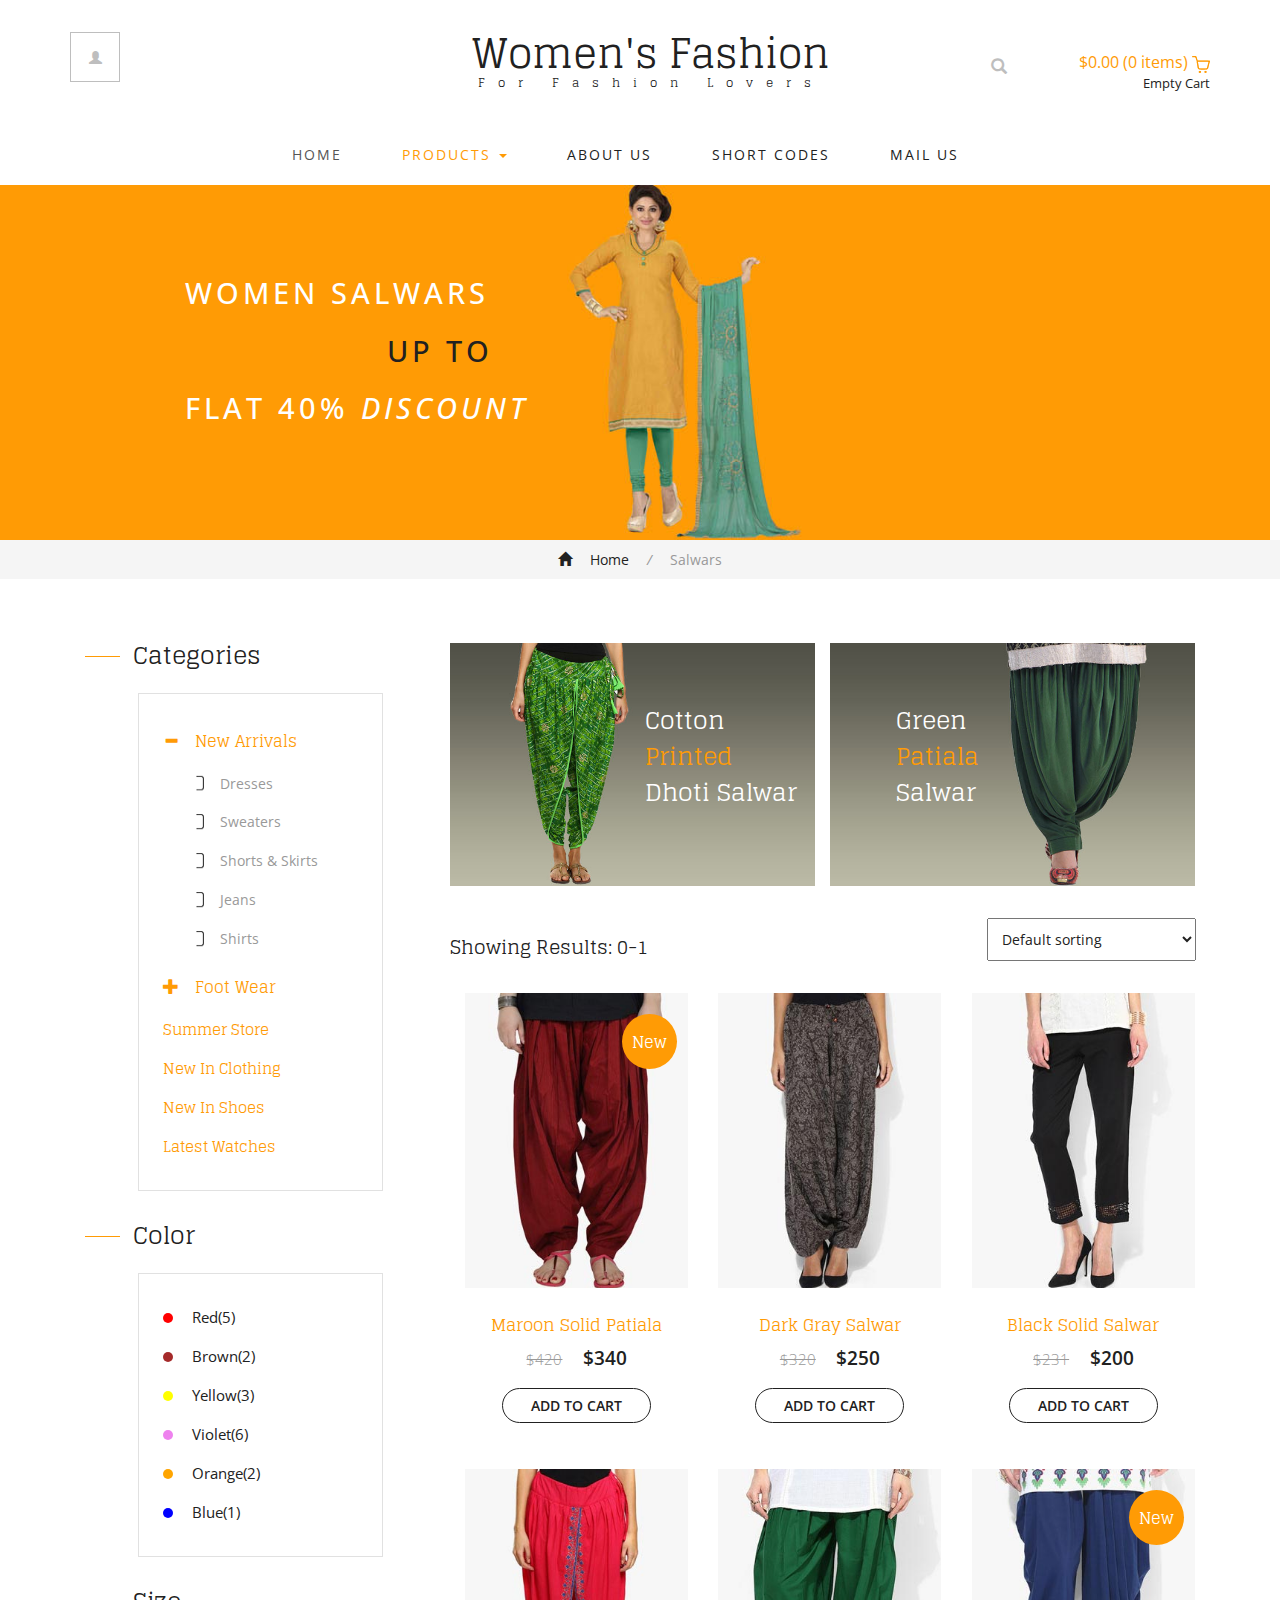
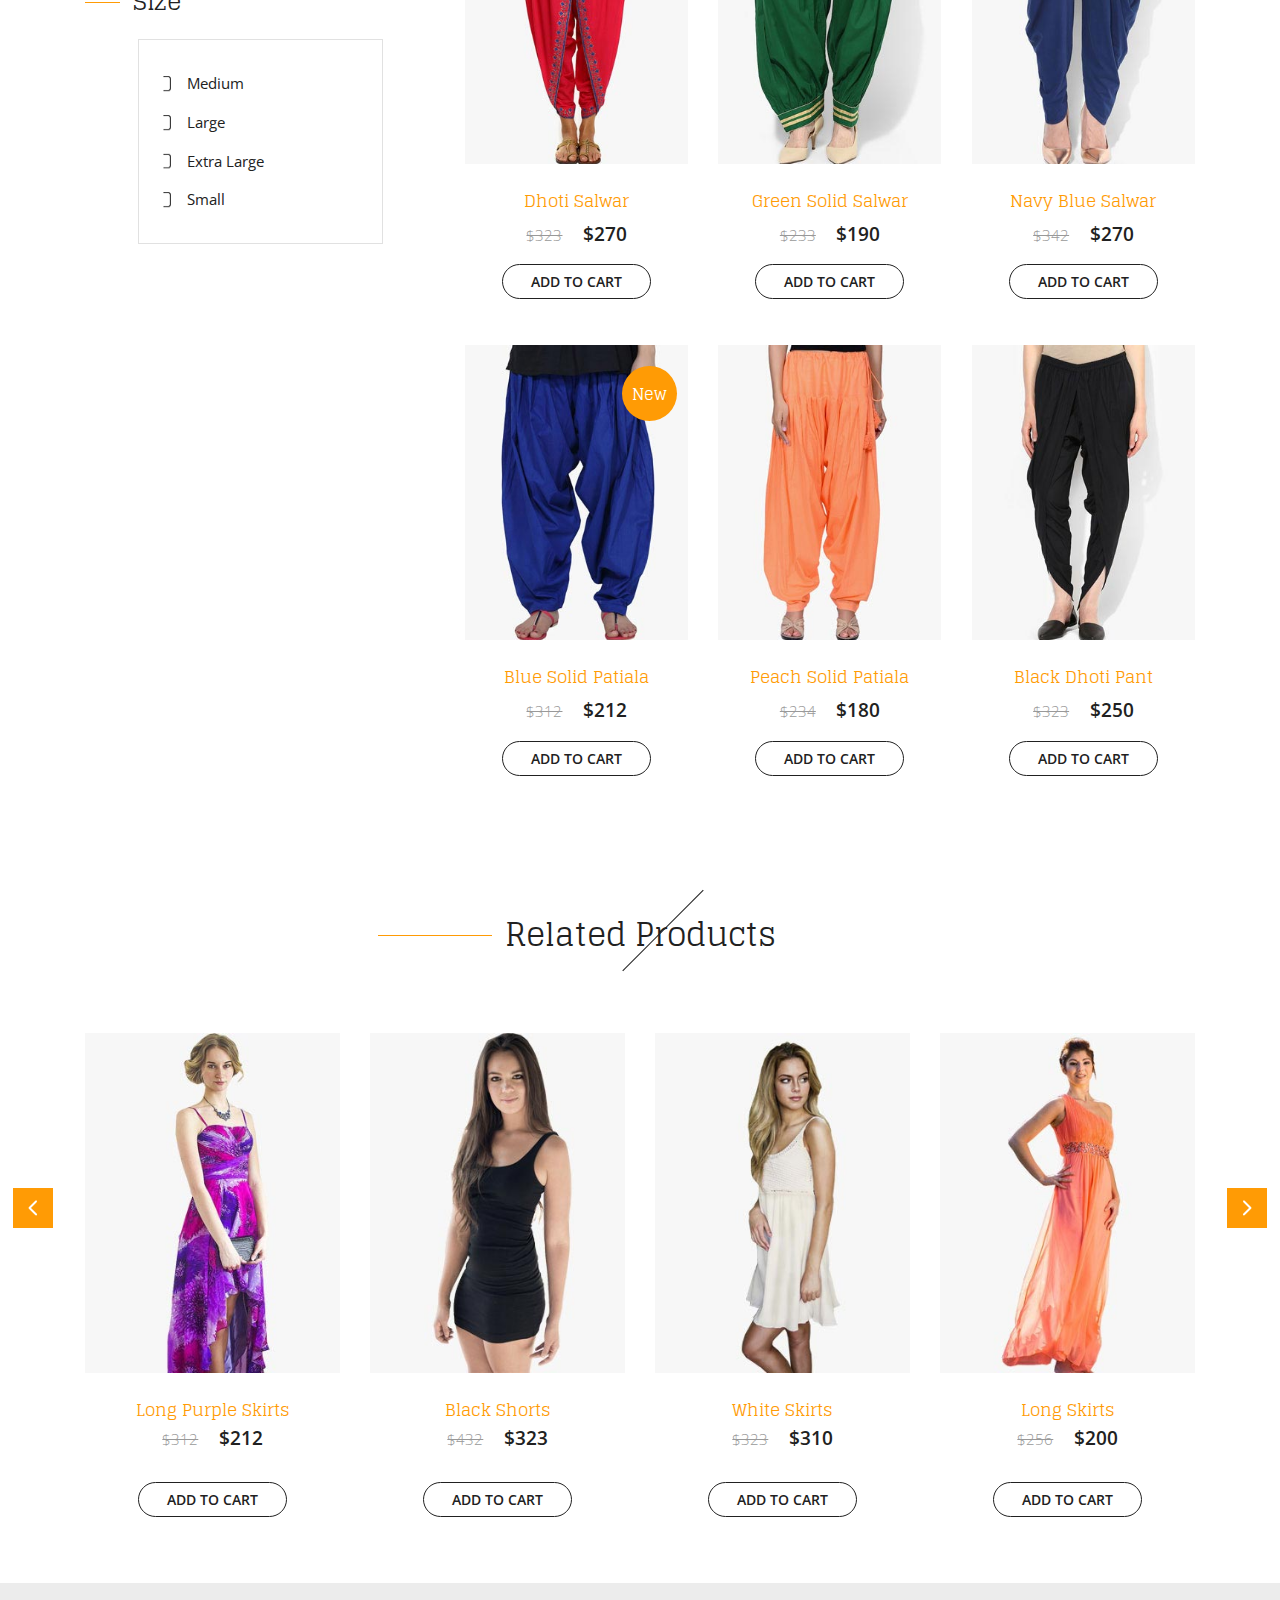
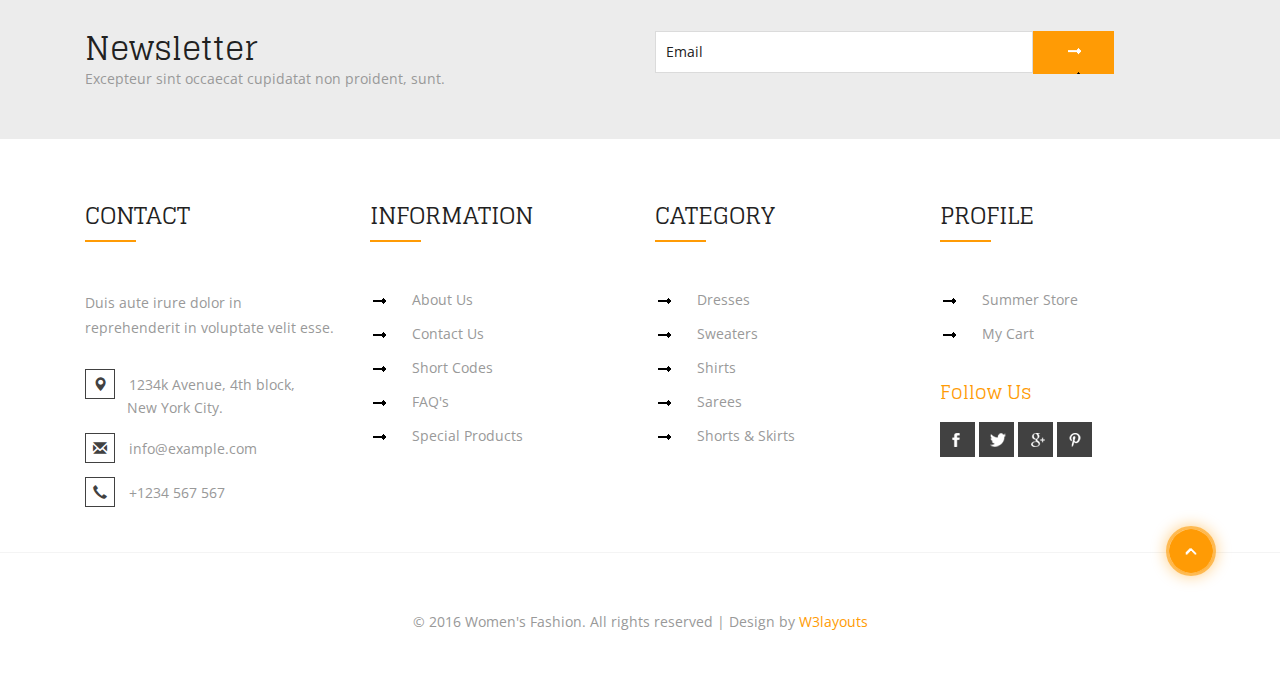
<file: web/salwars.html>
<!--
Author: W3layouts
Author URL: http://w3layouts.com
License: Creative Commons Attribution 3.0 Unported
License URL: http://creativecommons.org/licenses/by/3.0/
-->
<!DOCTYPE html>
<html>
<head>
<title>Women's Fashion a Ecommerce Online Shopping Category Flat Bootstrap Responsive Website Template | Salwars :: w3layouts</title>
<!-- for-mobile-apps -->
<meta name="viewport" content="width=device-width, initial-scale=1">
<meta http-equiv="Content-Type" content="text/html; charset=utf-8" />
<meta name="keywords" content="Women's Fashion Responsive web template, Bootstrap Web Templates, Flat Web Templates, Android Compatible web template, 
Smartphone Compatible web template, free webdesigns for Nokia, Samsung, LG, SonyEricsson, Motorola web design" />
<script type="application/x-javascript"> addEventListener("load", function() { setTimeout(hideURLbar, 0); }, false);
		function hideURLbar(){ window.scrollTo(0,1); } </script>
<!-- //for-mobile-apps -->
<link href="css/bootstrap.css" rel="stylesheet" type="text/css" media="all" />
<link href="css/style.css" rel="stylesheet" type="text/css" media="all" />
<link href="css/fasthover.css" rel="stylesheet" type="text/css" media="all" />
<!-- js -->
<script src="js/jquery.min.js"></script>
<!-- //js -->
<!-- cart -->
<script src="js/simpleCart.min.js"></script>
<!-- cart -->
<!-- for bootstrap working -->
<script type="text/javascript" src="js/bootstrap-3.1.1.min.js"></script>
<!-- //for bootstrap working -->
<link href='//fonts.googleapis.com/css?family=Glegoo:400,700' rel='stylesheet' type='text/css'>
<link href='//fonts.googleapis.com/css?family=Open+Sans:400,300,300italic,400italic,600,600italic,700,700italic,800,800italic' rel='stylesheet' type='text/css'>
<!-- start-smooth-scrolling -->
<script type="text/javascript">
	jQuery(document).ready(function($) {
		$(".scroll").click(function(event){		
			event.preventDefault();
			$('html,body').animate({scrollTop:$(this.hash).offset().top},1000);
		});
	});
</script>
<!-- //end-smooth-scrolling -->
</head>
	
<body>
<!-- header -->
	<div class="modal fade" id="myModal88" tabindex="-1" role="dialog" aria-labelledby="myLargeModalLabel"
		aria-hidden="true">
		<div class="modal-dialog modal-lg">
			<div class="modal-content">
				<div class="modal-header">
					<button type="button" class="close" data-dismiss="modal" aria-hidden="true">
						&times;</button>
					<h4 class="modal-title" id="myModalLabel">
						Don't Wait, Login now!</h4>
				</div>
				<div class="modal-body modal-body-sub">
					<div class="row">
						<div class="col-md-8 modal_body_left modal_body_left1" style="border-right: 1px dotted #C2C2C2;padding-right:3em;">
							<div class="sap_tabs">	
								<div id="horizontalTab" style="display: block; width: 100%; margin: 0px;">
									<ul>
										<li class="resp-tab-item" aria-controls="tab_item-0" role="tab"><span>Sign in</span></li>
										<li class="resp-tab-item" aria-controls="tab_item-1" role="tab"><span>Sign up</span></li>
									</ul>		
									<div class="tab-1 resp-tab-content" aria-labelledby="tab_item-0">
										<div class="facts">
											<div class="register">
												<form action="#" method="post">			
													<input name="Email" placeholder="Email Address" type="text" required="">						
													<input name="Password" placeholder="Password" type="password" required="">										
													<div class="sign-up">
														<input type="submit" value="Sign in"/>
													</div>
												</form>
											</div>
										</div> 
									</div>	

									<div class="tab-2 resp-tab-content" aria-labelledby="tab_item-1">
										<div class="facts">
											<div class="register">
												<form action="#" method="post">			
													<input placeholder="Name" name="Name" type="text" required="">
													<input placeholder="Email Address" name="Email" type="email" required="">	
													<input placeholder="Password" name="Password" type="password" required="">	
													<input placeholder="Confirm Password" name="Password" type="password" required="">
													<div class="sign-up">
														<input type="submit" value="Create Account"/>
													</div>
												</form>
											</div>
										</div>
									</div> 			        					            	      
								</div>	
							</div>
							<script src="js/easyResponsiveTabs.js" type="text/javascript"></script>
							<script type="text/javascript">
								$(document).ready(function () {
									$('#horizontalTab').easyResponsiveTabs({
										type: 'default', //Types: default, vertical, accordion           
										width: 'auto', //auto or any width like 600px
										fit: true   // 100% fit in a container
									});
								});
							</script>
							<div id="OR" class="hidden-xs">
								OR</div>
						</div>
						<div class="col-md-4 modal_body_right modal_body_right1">
							<div class="row text-center sign-with">
								<div class="col-md-12">
									<h3 class="other-nw">
										Sign in with</h3>
								</div>
								<div class="col-md-12">
									<ul class="social">
										<li class="social_facebook"><a href="#" class="entypo-facebook"></a></li>
										<li class="social_dribbble"><a href="#" class="entypo-dribbble"></a></li>
										<li class="social_twitter"><a href="#" class="entypo-twitter"></a></li>
										<li class="social_behance"><a href="#" class="entypo-behance"></a></li>
									</ul>
								</div>
							</div>
						</div>
					</div>
				</div>
			</div>
		</div>
	</div>
	<div class="header">
		<div class="container">
			<div class="w3l_login">
				<a href="#" data-toggle="modal" data-target="#myModal88"><span class="glyphicon glyphicon-user" aria-hidden="true"></span></a>
			</div>
			<div class="w3l_logo">
				<h1><a href="index.html">Women's Fashion<span>For Fashion Lovers</span></a></h1>
			</div>
			<div class="search">
				<input class="search_box" type="checkbox" id="search_box">
				<label class="icon-search" for="search_box"><span class="glyphicon glyphicon-search" aria-hidden="true"></span></label>
				<div class="search_form">
					<form action="#" method="post">
						<input type="text" name="Search" placeholder="Search...">
						<input type="submit" value="Send">
					</form>
				</div>
			</div>
			<div class="cart box_1">
				<a href="checkout.html">
					<div class="total">
					<span class="simpleCart_total"></span> (<span id="simpleCart_quantity" class="simpleCart_quantity"></span> items)</div>
					<img src="images/bag.png" alt="" />
				</a>
				<p><a href="javascript:;" class="simpleCart_empty">Empty Cart</a></p>
				<div class="clearfix"> </div>
			</div>	
			<div class="clearfix"> </div>
		</div>
	</div>
	<div class="navigation">
		<div class="container">
			<nav class="navbar navbar-default">
				<!-- Brand and toggle get grouped for better mobile display -->
				<div class="navbar-header nav_2">
					<button type="button" class="navbar-toggle collapsed navbar-toggle1" data-toggle="collapse" data-target="#bs-megadropdown-tabs">
						<span class="sr-only">Toggle navigation</span>
						<span class="icon-bar"></span>
						<span class="icon-bar"></span>
						<span class="icon-bar"></span>
					</button>
				</div> 
				<div class="collapse navbar-collapse" id="bs-megadropdown-tabs">
					<ul class="nav navbar-nav">
						<li class="active"><a href="index.html">Home</a></li>	
						<!-- Mega Menu -->
						<li class="dropdown">
							<a href="#" class="dropdown-toggle act" data-toggle="dropdown">Products <b class="caret"></b></a>
							<ul class="dropdown-menu multi-column columns-3">
								<div class="row">
									<div class="col-sm-3">
										<ul class="multi-column-dropdown">
											<h6>Clothing</h6>
											<li><a href="dresses.html">Dresses<span>New</span></a></li>
											<li><a href="sweaters.html">Sweaters</a></li>
											<li><a href="skirts.html">Shorts & Skirts</a></li>
											<li><a href="jeans.html">Jeans</a></li>
											<li><a href="shirts.html">Shirts & Tops<span>New</span></a></li>
										</ul>
									</div>
									<div class="col-sm-3">
										<ul class="multi-column-dropdown">
											<h6>Ethnic Wear</h6>
											<li><a href="salwars.html">Salwars</a></li>
											<li><a href="sarees.html">Sarees<span>New</span></a></li>
											<li><a href="products.html"><i>Summer Store</i></a></li>
										</ul>
									</div>
									<div class="col-sm-2">
										<ul class="multi-column-dropdown">
											<h6>Foot Wear</h6>
											<li><a href="sandals.html">Flats</a></li>
											<li><a href="sandals.html">Sandals</a></li>
											<li><a href="sandals.html">Boots</a></li>
											<li><a href="sandals.html">Heels</a></li>
										</ul>
									</div>
									<div class="col-sm-4">
										<div class="w3ls_products_pos">
											<h4>50%<i>Off/-</i></h4>
											<img src="images/1.jpg" alt=" " class="img-responsive" />
										</div>
									</div>
									<div class="clearfix"></div>
								</div>
							</ul>
						</li>
						<li><a href="about.html">About Us</a></li>
						<li><a href="short-codes.html">Short Codes</a></li>
						<li><a href="mail.html">Mail Us</a></li>
					</ul>
				</div>
			</nav>
		</div>
	</div>
<!-- //header -->
<!-- banner -->
	<div class="banner6" id="home1">
		<div class="container">
			<h2>Women Salwars<span>up to</span> Flat 40% <i>Discount</i></h2>
		</div>
	</div>
<!-- //banner -->

<!-- breadcrumbs -->
	<div class="breadcrumb_dress">
		<div class="container">
			<ul>
				<li><a href="index.html"><span class="glyphicon glyphicon-home" aria-hidden="true"></span> Home</a> <i>/</i></li>
				<li>Salwars</li>
			</ul>
		</div>
	</div>
<!-- //breadcrumbs -->

<!-- dresses -->
	<div class="dresses">
		<div class="container">
			<div class="w3ls_dresses_grids">
				<div class="col-md-4 w3ls_dresses_grid_left">
					<div class="w3ls_dresses_grid_left_grid">
						<h3>Categories</h3>
						<div class="w3ls_dresses_grid_left_grid_sub">
							<div class="panel-group" id="accordion" role="tablist" aria-multiselectable="true">
							  <div class="panel panel-default">
								<div class="panel-heading" role="tab" id="headingOne">
								  <h4 class="panel-title asd">
									<a class="pa_italic" role="button" data-toggle="collapse" data-parent="#accordion" href="#collapseOne" aria-expanded="true" aria-controls="collapseOne">
									  <span class="glyphicon glyphicon-plus" aria-hidden="true"></span><i class="glyphicon glyphicon-minus" aria-hidden="true"></i>New Arrivals
									</a>
								  </h4>
								</div>
								<div id="collapseOne" class="panel-collapse collapse in" role="tabpanel" aria-labelledby="headingOne">
								  <div class="panel-body panel_text">
									<ul>
										<li><a href="dresses.html">Dresses</a></li>
										<li><a href="sweaters.html">Sweaters</a></li>
										<li><a href="skirts.html">Shorts & Skirts</a></li>
										<li><a href="jeans.html">Jeans</a></li>
										<li><a href="shirts.html">Shirts</a></li>
									</ul>
								  </div>
								</div>
							  </div>
							  <div class="panel panel-default">
								<div class="panel-heading" role="tab" id="headingTwo">
								  <h4 class="panel-title asd">
									<a class="pa_italic collapsed" role="button" data-toggle="collapse" data-parent="#accordion" href="#collapseTwo" aria-expanded="false" aria-controls="collapseTwo">
									  <span class="glyphicon glyphicon-plus" aria-hidden="true"></span><i class="glyphicon glyphicon-minus" aria-hidden="true"></i>Foot Wear
									</a>
								  </h4>
								</div>
								<div id="collapseTwo" class="panel-collapse collapse" role="tabpanel" aria-labelledby="headingTwo">
								   <div class="panel-body panel_text">
									<ul>
										<li><a href="sandals.html">Flats</a></li>
										<li><a href="sandals.html">Sandals</a></li>
										<li><a href="sandals.html">Boots</a></li>
										<li><a href="sandals.html">Heals</a></li>
										<li><a href="sandals.html">Shirts</a></li>
									</ul>
								  </div>
								</div>
							  </div>
							</div>
							<ul class="panel_bottom">
								<li><a href="products.html">Summer Store</a></li>
								<li><a href="dresses.html">New In Clothing</a></li>
								<li><a href="sandals.html">New In Shoes</a></li>
								<li><a href="products.html">Latest Watches</a></li>
							</ul>
						</div>
					</div>
					<div class="w3ls_dresses_grid_left_grid">
						<h3>Color</h3>
						<div class="w3ls_dresses_grid_left_grid_sub">
							<div class="ecommerce_color">
								<ul>
									<li><a href="#"><i></i> Red(5)</a></li>
									<li><a href="#"><i></i> Brown(2)</a></li>
									<li><a href="#"><i></i> Yellow(3)</a></li>
									<li><a href="#"><i></i> Violet(6)</a></li>
									<li><a href="#"><i></i> Orange(2)</a></li>
									<li><a href="#"><i></i> Blue(1)</a></li>
								</ul>
							</div>
						</div>
					</div>
					<div class="w3ls_dresses_grid_left_grid">
						<h3>Size</h3>
						<div class="w3ls_dresses_grid_left_grid_sub">
							<div class="ecommerce_color ecommerce_size">
								<ul>
									<li><a href="#">Medium</a></li>
									<li><a href="#">Large</a></li>
									<li><a href="#">Extra Large</a></li>
									<li><a href="#">Small</a></li>
								</ul>
							</div>
						</div>
					</div>
				</div>
				<div class="col-md-8 w3ls_dresses_grid_right">
					<div class="col-md-6 w3ls_dresses_grid_right_left">
						<div class="w3ls_dresses_grid_right_grid1">
							<img src="images/67.jpg" alt=" " class="img-responsive" />
							<div class="w3ls_dresses_grid_right_grid1_pos1">
								<h3>Cotton <span>Printed</span> Dhoti Salwar</h3>
							</div>
						</div>
					</div>
					<div class="col-md-6 w3ls_dresses_grid_right_left">
						<div class="w3ls_dresses_grid_right_grid1">
							<img src="images/68.jpg" alt=" " class="img-responsive" />
							<div class="w3ls_dresses_grid_right_grid1_pos">
								<h3>Green <span>Patiala</span> Salwar</h3>
							</div>
						</div>
					</div>
					<div class="clearfix"> </div>

					<div class="w3ls_dresses_grid_right_grid2">
						<div class="w3ls_dresses_grid_right_grid2_left">
							<h3>Showing Results: 0-1</h3>
						</div>
						<div class="w3ls_dresses_grid_right_grid2_right">
							<select name="select_item" class="select_item">
								<option selected="selected">Default sorting</option>
								<option>Sort by popularity</option>
								<option>Sort by average rating</option>
								<option>Sort by newness</option>
								<option>Sort by price: low to high</option>
								<option>Sort by price: high to low</option>
							</select>
						</div>
						<div class="clearfix"> </div>
					</div>
					<div class="w3ls_dresses_grid_right_grid3">
						<div class="col-md-4 agileinfo_new_products_grid agileinfo_new_products_grid_dresses">
							<div class="agile_ecommerce_tab_left dresses_grid">
								<div class="hs-wrapper hs-wrapper2">
									<img src="images/w1.jpg" alt=" " class="img-responsive" />
									<img src="images/w2.jpg" alt=" " class="img-responsive" />
									<img src="images/w3.jpg" alt=" " class="img-responsive" />
									<img src="images/w4.jpg" alt=" " class="img-responsive" />
									<img src="images/w5.jpg" alt=" " class="img-responsive" />
									<img src="images/w6.jpg" alt=" " class="img-responsive" />
									<img src="images/w7.jpg" alt=" " class="img-responsive" />
									<img src="images/w8.jpg" alt=" " class="img-responsive" />
									<div class="w3_hs_bottom w3_hs_bottom_sub1">
										<ul>
											<li>
												<a href="#" data-toggle="modal" data-target="#myModal7"><span class="glyphicon glyphicon-eye-open" aria-hidden="true"></span></a>
											</li>
										</ul>
									</div>
								</div>
								<h5><a href="single.html">Maroon Solid Patiala</a></h5>
								<div class="simpleCart_shelfItem">
									<p><span>$420</span> <i class="item_price">$340</i></p>
									<p><a class="item_add" href="#">Add to cart</a></p>
								</div>
								<div class="dresses_grid_pos">
									<h6>New</h6>
								</div>
							</div>
						</div>
						<div class="col-md-4 agileinfo_new_products_grid agileinfo_new_products_grid_dresses">
							<div class="agile_ecommerce_tab_left dresses_grid">
								<div class="hs-wrapper hs-wrapper2">
									<img src="images/w2.jpg" alt=" " class="img-responsive" />
									<img src="images/w3.jpg" alt=" " class="img-responsive" />
									<img src="images/w4.jpg" alt=" " class="img-responsive" />
									<img src="images/w5.jpg" alt=" " class="img-responsive" />
									<img src="images/w6.jpg" alt=" " class="img-responsive" />
									<img src="images/w7.jpg" alt=" " class="img-responsive" />
									<img src="images/w8.jpg" alt=" " class="img-responsive" />
									<img src="images/w9.jpg" alt=" " class="img-responsive" />
									<div class="w3_hs_bottom w3_hs_bottom_sub1">
										<ul>
											<li>
												<a href="#" data-toggle="modal" data-target="#myModal7"><span class="glyphicon glyphicon-eye-open" aria-hidden="true"></span></a>
											</li>
										</ul>
									</div>
								</div>
								<h5><a href="single.html">Dark Gray Salwar</a></h5>
								<div class="simpleCart_shelfItem">
									<p><span>$320</span> <i class="item_price">$250</i></p>
									<p><a class="item_add" href="#">Add to cart</a></p>
								</div>
							</div>
						</div>
						<div class="col-md-4 agileinfo_new_products_grid agileinfo_new_products_grid_dresses">
							<div class="agile_ecommerce_tab_left dresses_grid">
								<div class="hs-wrapper hs-wrapper2">
									<img src="images/w3.jpg" alt=" " class="img-responsive" />
									<img src="images/w4.jpg" alt=" " class="img-responsive" />
									<img src="images/w5.jpg" alt=" " class="img-responsive" />
									<img src="images/w6.jpg" alt=" " class="img-responsive" />
									<img src="images/w7.jpg" alt=" " class="img-responsive" />
									<img src="images/w8.jpg" alt=" " class="img-responsive" />
									<img src="images/w9.jpg" alt=" " class="img-responsive" />
									<img src="images/w1.jpg" alt=" " class="img-responsive" />
									<div class="w3_hs_bottom w3_hs_bottom_sub1">
										<ul>
											<li>
												<a href="#" data-toggle="modal" data-target="#myModal7"><span class="glyphicon glyphicon-eye-open" aria-hidden="true"></span></a>
											</li>
										</ul>
									</div>
								</div>
								<h5><a href="single.html">Black Solid Salwar</a></h5>
								<div class="simpleCart_shelfItem">
									<p><span>$231</span> <i class="item_price">$200</i></p>
									<p><a class="item_add" href="#">Add to cart</a></p>
								</div>
							</div>
						</div>
						<div class="clearfix"> </div>
					</div>
					<div class="w3ls_dresses_grid_right_grid3">
						<div class="col-md-4 agileinfo_new_products_grid agileinfo_new_products_grid_dresses">
							<div class="agile_ecommerce_tab_left dresses_grid">
								<div class="hs-wrapper hs-wrapper2">
									<img src="images/w5.jpg" alt=" " class="img-responsive" />
									<img src="images/w6.jpg" alt=" " class="img-responsive" />
									<img src="images/w7.jpg" alt=" " class="img-responsive" />
									<img src="images/w8.jpg" alt=" " class="img-responsive" />
									<img src="images/w9.jpg" alt=" " class="img-responsive" />
									<img src="images/w2.jpg" alt=" " class="img-responsive" />
									<img src="images/w3.jpg" alt=" " class="img-responsive" />
									<img src="images/w4.jpg" alt=" " class="img-responsive" />
									<div class="w3_hs_bottom w3_hs_bottom_sub1">
										<ul>
											<li>
												<a href="#" data-toggle="modal" data-target="#myModal7"><span class="glyphicon glyphicon-eye-open" aria-hidden="true"></span></a>
											</li>
										</ul>
									</div>
								</div>
								<h5><a href="single.html">Dhoti Salwar</a></h5>
								<div class="simpleCart_shelfItem">
									<p><span>$323</span> <i class="item_price">$270</i></p>
									<p><a class="item_add" href="#">Add to cart</a></p>
								</div>
							</div>
						</div>
						<div class="col-md-4 agileinfo_new_products_grid agileinfo_new_products_grid_dresses">
							<div class="agile_ecommerce_tab_left dresses_grid">
								<div class="hs-wrapper hs-wrapper2">
									<img src="images/w6.jpg" alt=" " class="img-responsive" />
									<img src="images/w7.jpg" alt=" " class="img-responsive" />
									<img src="images/w8.jpg" alt=" " class="img-responsive" />
									<img src="images/w9.jpg" alt=" " class="img-responsive" />
									<img src="images/w2.jpg" alt=" " class="img-responsive" />
									<img src="images/w3.jpg" alt=" " class="img-responsive" />
									<img src="images/w4.jpg" alt=" " class="img-responsive" />
									<img src="images/w5.jpg" alt=" " class="img-responsive" />
									<div class="w3_hs_bottom w3_hs_bottom_sub1">
										<ul>
											<li>
												<a href="#" data-toggle="modal" data-target="#myModal7"><span class="glyphicon glyphicon-eye-open" aria-hidden="true"></span></a>
											</li>
										</ul>
									</div>
								</div>
								<h5><a href="single.html">Green Solid Salwar</a></h5>
								<div class="simpleCart_shelfItem">
									<p><span>$233</span> <i class="item_price">$190</i></p>
									<p><a class="item_add" href="#">Add to cart</a></p>
								</div>
							</div>
						</div>
						<div class="col-md-4 agileinfo_new_products_grid agileinfo_new_products_grid_dresses">
							<div class="agile_ecommerce_tab_left dresses_grid">
								<div class="hs-wrapper hs-wrapper2">
									<img src="images/w7.jpg" alt=" " class="img-responsive" />
									<img src="images/w8.jpg" alt=" " class="img-responsive" />
									<img src="images/w1.jpg" alt=" " class="img-responsive" />
									<img src="images/w2.jpg" alt=" " class="img-responsive" />
									<img src="images/w3.jpg" alt=" " class="img-responsive" />
									<img src="images/w4.jpg" alt=" " class="img-responsive" />
									<img src="images/w5.jpg" alt=" " class="img-responsive" />
									<img src="images/w6.jpg" alt=" " class="img-responsive" />
									<div class="w3_hs_bottom w3_hs_bottom_sub1">
										<ul>
											<li>
												<a href="#" data-toggle="modal" data-target="#myModal7"><span class="glyphicon glyphicon-eye-open" aria-hidden="true"></span></a>
											</li>
										</ul>
									</div>
								</div>
								<h5><a href="single.html">Navy Blue Salwar</a></h5>
								<div class="simpleCart_shelfItem">
									<p><span>$342</span> <i class="item_price">$270</i></p>
									<p><a class="item_add" href="#">Add to cart</a></p>
								</div>
								<div class="dresses_grid_pos">
									<h6>New</h6>
								</div>
							</div>
						</div>
						<div class="clearfix"> </div>
					</div>
					<div class="w3ls_dresses_grid_right_grid3">
						<div class="col-md-4 agileinfo_new_products_grid agileinfo_new_products_grid_dresses">
							<div class="agile_ecommerce_tab_left dresses_grid">
								<div class="hs-wrapper hs-wrapper2">
									<img src="images/w8.jpg" alt=" " class="img-responsive" />
									<img src="images/w1.jpg" alt=" " class="img-responsive" />
									<img src="images/w2.jpg" alt=" " class="img-responsive" />
									<img src="images/w3.jpg" alt=" " class="img-responsive" />
									<img src="images/w4.jpg" alt=" " class="img-responsive" />
									<img src="images/w5.jpg" alt=" " class="img-responsive" />
									<img src="images/w6.jpg" alt=" " class="img-responsive" />
									<img src="images/w7.jpg" alt=" " class="img-responsive" />
									<div class="w3_hs_bottom w3_hs_bottom_sub1">
										<ul>
											<li>
												<a href="#" data-toggle="modal" data-target="#myModal7"><span class="glyphicon glyphicon-eye-open" aria-hidden="true"></span></a>
											</li>
										</ul>
									</div>
								</div>
								<h5><a href="single.html">Blue Solid Patiala</a></h5>
								<div class="simpleCart_shelfItem">
									<p><span>$312</span> <i class="item_price">$212</i></p>
									<p><a class="item_add" href="#">Add to cart</a></p>
								</div>
								<div class="dresses_grid_pos">
									<h6>New</h6>
								</div>
							</div>
						</div>
						<div class="col-md-4 agileinfo_new_products_grid agileinfo_new_products_grid_dresses">
							<div class="agile_ecommerce_tab_left dresses_grid">
								<div class="hs-wrapper hs-wrapper2">
									<img src="images/w9.jpg" alt=" " class="img-responsive" />
									<img src="images/w3.jpg" alt=" " class="img-responsive" />
									<img src="images/w2.jpg" alt=" " class="img-responsive" />
									<img src="images/w1.jpg" alt=" " class="img-responsive" />
									<img src="images/w8.jpg" alt=" " class="img-responsive" />
									<img src="images/w5.jpg" alt=" " class="img-responsive" />
									<img src="images/w6.jpg" alt=" " class="img-responsive" />
									<img src="images/w7.jpg" alt=" " class="img-responsive" />
									<div class="w3_hs_bottom w3_hs_bottom_sub1">
										<ul>
											<li>
												<a href="#" data-toggle="modal" data-target="#myModal7"><span class="glyphicon glyphicon-eye-open" aria-hidden="true"></span></a>
											</li>
										</ul>
									</div>
								</div>
								<h5><a href="single.html">Peach Solid Patiala</a></h5>
								<div class="simpleCart_shelfItem">
									<p><span>$234</span> <i class="item_price">$180</i></p>
									<p><a class="item_add" href="#">Add to cart</a></p>
								</div>
							</div>
						</div>
						<div class="col-md-4 agileinfo_new_products_grid agileinfo_new_products_grid_dresses">
							<div class="agile_ecommerce_tab_left dresses_grid">
								<div class="hs-wrapper hs-wrapper2">
									<img src="images/w4.jpg" alt=" " class="img-responsive" />
									<img src="images/w1.jpg" alt=" " class="img-responsive" />
									<img src="images/w2.jpg" alt=" " class="img-responsive" />
									<img src="images/w3.jpg" alt=" " class="img-responsive" />
									<img src="images/w4.jpg" alt=" " class="img-responsive" />
									<img src="images/w5.jpg" alt=" " class="img-responsive" />
									<img src="images/w6.jpg" alt=" " class="img-responsive" />
									<img src="images/w7.jpg" alt=" " class="img-responsive" />
									<div class="w3_hs_bottom w3_hs_bottom_sub1">
										<ul>
											<li>
												<a href="#" data-toggle="modal" data-target="#myModal7"><span class="glyphicon glyphicon-eye-open" aria-hidden="true"></span></a>
											</li>
										</ul>
									</div>
								</div>
								<h5><a href="single.html">Black Dhoti Pant</a></h5>
								<div class="simpleCart_shelfItem">
									<p><span>$323</span> <i class="item_price">$250</i></p>
									<p><a class="item_add" href="#">Add to cart</a></p>
								</div>
							</div>
						</div>
						<div class="clearfix"> </div>
					</div>
					<div class="modal video-modal fade" id="myModal6" tabindex="-1" role="dialog" aria-labelledby="myModal6">
						<div class="modal-dialog" role="document">
							<div class="modal-content">
								<div class="modal-header">
									<button type="button" class="close" data-dismiss="modal" aria-label="Close"><span aria-hidden="true">&times;</span></button>						
								</div>
								<section>
									<div class="modal-body">
										<div class="col-md-5 modal_body_left">
											<img src="images/39.jpg" alt=" " class="img-responsive" />
										</div>
										<div class="col-md-7 modal_body_right">
											<h4>a good look women's Long Skirt</h4>
											<p>Ut enim ad minim veniam, quis nostrud 
												exercitation ullamco laboris nisi ut aliquip ex ea 
												commodo consequat.Duis aute irure dolor in 
												reprehenderit in voluptate velit esse cillum dolore 
												eu fugiat nulla pariatur. Excepteur sint occaecat 
												cupidatat non proident, sunt in culpa qui officia 
												deserunt mollit anim id est laborum.</p>
											<div class="rating">
												<div class="rating-left">
													<img src="images/star-.png" alt=" " class="img-responsive" />
												</div>
												<div class="rating-left">
													<img src="images/star-.png" alt=" " class="img-responsive" />
												</div>
												<div class="rating-left">
													<img src="images/star-.png" alt=" " class="img-responsive" />
												</div>
												<div class="rating-left">
													<img src="images/star.png" alt=" " class="img-responsive" />
												</div>
												<div class="rating-left">
													<img src="images/star.png" alt=" " class="img-responsive" />
												</div>
												<div class="clearfix"> </div>
											</div>
											<div class="modal_body_right_cart simpleCart_shelfItem">
												<p><span>$320</span> <i class="item_price">$250</i></p>
												<p><a class="item_add" href="#">Add to cart</a></p>
											</div>
											<h5>Color</h5>
											<div class="color-quality">
												<ul>
													<li><a href="#"><span></span>Red</a></li>
													<li><a href="#" class="brown"><span></span>Yellow</a></li>
													<li><a href="#" class="purple"><span></span>Purple</a></li>
													<li><a href="#" class="gray"><span></span>Violet</a></li>
												</ul>
											</div>
										</div>
										<div class="clearfix"> </div>
									</div>
								</section>
							</div>
						</div>
					</div>
				</div>
				<div class="clearfix"> </div>
			</div>
		</div>
	</div>
	<div class="modal video-modal fade" id="myModal7" tabindex="-1" role="dialog" aria-labelledby="myModal7">
		<div class="modal-dialog" role="document">
			<div class="modal-content">
				<div class="modal-header">
					<button type="button" class="close" data-dismiss="modal" aria-label="Close"><span aria-hidden="true">&times;</span></button>						
				</div>
				<section>
					<div class="modal-body">
						<div class="col-md-5 modal_body_left">
							<img src="images/66.jpg" alt=" " class="img-responsive" />
						</div>
						<div class="col-md-7 modal_body_right">
							<h4>a good look women's Salwar Kameez</h4>
							<p>Ut enim ad minim veniam, quis nostrud 
								exercitation ullamco laboris nisi ut aliquip ex ea 
								commodo consequat.Duis aute irure dolor in 
								reprehenderit in voluptate velit esse cillum dolore 
								eu fugiat nulla pariatur. Excepteur sint occaecat 
								cupidatat non proident, sunt in culpa qui officia 
								deserunt mollit anim id est laborum.</p>
							<div class="rating">
								<div class="rating-left">
									<img src="images/star-.png" alt=" " class="img-responsive" />
								</div>
								<div class="rating-left">
									<img src="images/star-.png" alt=" " class="img-responsive" />
								</div>
								<div class="rating-left">
									<img src="images/star-.png" alt=" " class="img-responsive" />
								</div>
								<div class="rating-left">
									<img src="images/star.png" alt=" " class="img-responsive" />
								</div>
								<div class="rating-left">
									<img src="images/star.png" alt=" " class="img-responsive" />
								</div>
								<div class="clearfix"> </div>
							</div>
							<div class="modal_body_right_cart simpleCart_shelfItem">
								<p><span>$320</span> <i class="item_price">$250</i></p>
								<p><a class="item_add" href="#">Add to cart</a></p>
							</div>
							<h5>Color</h5>
							<div class="color-quality">
								<ul>
									<li><a href="#"><span></span>Red</a></li>
									<li><a href="#" class="brown"><span></span>Yellow</a></li>
									<li><a href="#" class="purple"><span></span>Purple</a></li>
									<li><a href="#" class="gray"><span></span>Violet</a></li>
								</ul>
							</div>
						</div>
						<div class="clearfix"> </div>
					</div>
				</section>
			</div>
		</div>
	</div>
	<div class="w3l_related_products">
		<div class="container">
			<h3>Related Products</h3>
			<ul id="flexiselDemo2">			
				<li>
					<div class="w3l_related_products_grid">
						<div class="agile_ecommerce_tab_left dresses_grid">
							<div class="hs-wrapper hs-wrapper3">
								<img src="images/51.jpg" alt=" " class="img-responsive" />
								<img src="images/41.jpg" alt=" " class="img-responsive" />
								<img src="images/27.jpg" alt=" " class="img-responsive" />
								<img src="images/28.jpg" alt=" " class="img-responsive" />
								<img src="images/37.jpg" alt=" " class="img-responsive" />
								<img src="images/30.jpg" alt=" " class="img-responsive" />
								<img src="images/36.jpg" alt=" " class="img-responsive" />
								<img src="images/38.jpg" alt=" " class="img-responsive" />
								<div class="w3_hs_bottom">
									<div class="flex_ecommerce">
										<a href="#" data-toggle="modal" data-target="#myModal6"><span class="glyphicon glyphicon-eye-open" aria-hidden="true"></span></a>
									</div>
								</div>
							</div>
							<h5><a href="single.html">Long Purple Skirts</a></h5>
							<div class="simpleCart_shelfItem">
								<p class="flexisel_ecommerce_cart"><span>$312</span> <i class="item_price">$212</i></p>
								<p><a class="item_add" href="#">Add to cart</a></p>
							</div>
						</div>
					</div>
				</li>
				<li>
					<div class="w3l_related_products_grid">
						<div class="agile_ecommerce_tab_left dresses_grid">
							<div class="hs-wrapper hs-wrapper3">
								<img src="images/36.jpg" alt=" " class="img-responsive" />
								<img src="images/41.jpg" alt=" " class="img-responsive" />
								<img src="images/27.jpg" alt=" " class="img-responsive" />
								<img src="images/28.jpg" alt=" " class="img-responsive" />
								<img src="images/37.jpg" alt=" " class="img-responsive" />
								<img src="images/30.jpg" alt=" " class="img-responsive" />
								<img src="images/36.jpg" alt=" " class="img-responsive" />
								<img src="images/38.jpg" alt=" " class="img-responsive" />
								<div class="w3_hs_bottom">
									<div class="flex_ecommerce">
										<a href="#" data-toggle="modal" data-target="#myModal6"><span class="glyphicon glyphicon-eye-open" aria-hidden="true"></span></a>
									</div>
								</div>
							</div>
							<h5><a href="single.html">Black Shorts</a></h5>
							<div class="simpleCart_shelfItem">
								<p class="flexisel_ecommerce_cart"><span>$432</span> <i class="item_price">$323</i></p>
								<p><a class="item_add" href="#">Add to cart</a></p>
							</div>
						</div>
					</div>
				</li>
				<li>
					<div class="w3l_related_products_grid">
						<div class="agile_ecommerce_tab_left dresses_grid">
							<div class="hs-wrapper hs-wrapper3">
								<img src="images/38.jpg" alt=" " class="img-responsive" />
								<img src="images/37.jpg" alt=" " class="img-responsive" />
								<img src="images/27.jpg" alt=" " class="img-responsive" />
								<img src="images/28.jpg" alt=" " class="img-responsive" />
								<img src="images/37.jpg" alt=" " class="img-responsive" />
								<img src="images/30.jpg" alt=" " class="img-responsive" />
								<img src="images/36.jpg" alt=" " class="img-responsive" />
								<img src="images/38.jpg" alt=" " class="img-responsive" />
								<div class="w3_hs_bottom">
									<div class="flex_ecommerce">
										<a href="#" data-toggle="modal" data-target="#myModal6"><span class="glyphicon glyphicon-eye-open" aria-hidden="true"></span></a>
									</div>
								</div>
							</div>
							<h5><a href="single.html">White Skirts</a></h5>
							<div class="simpleCart_shelfItem">
								<p class="flexisel_ecommerce_cart"><span>$323</span> <i class="item_price">$310</i></p>
								<p><a class="item_add" href="#">Add to cart</a></p>
							</div>
						</div>
					</div>
				</li>
				<li>
					<div class="w3l_related_products_grid">
						<div class="agile_ecommerce_tab_left dresses_grid">
							<div class="hs-wrapper hs-wrapper3">
								<img src="images/37.jpg" alt=" " class="img-responsive" />
								<img src="images/41.jpg" alt=" " class="img-responsive" />
								<img src="images/27.jpg" alt=" " class="img-responsive" />
								<img src="images/28.jpg" alt=" " class="img-responsive" />
								<img src="images/37.jpg" alt=" " class="img-responsive" />
								<img src="images/30.jpg" alt=" " class="img-responsive" />
								<img src="images/36.jpg" alt=" " class="img-responsive" />
								<img src="images/38.jpg" alt=" " class="img-responsive" />
								<div class="w3_hs_bottom">
									<div class="flex_ecommerce">
										<a href="#" data-toggle="modal" data-target="#myModal6"><span class="glyphicon glyphicon-eye-open" aria-hidden="true"></span></a>
									</div>
								</div>
							</div>
							<h5><a href="single.html">Long Skirts</a></h5>
							<div class="simpleCart_shelfItem">
								<p class="flexisel_ecommerce_cart"><span>$256</span> <i class="item_price">$200</i></p>
								<p><a class="item_add" href="#">Add to cart</a></p>
							</div>
						</div>
					</div>
				</li>
			</ul>
				<script type="text/javascript">
					$(window).load(function() {
						$("#flexiselDemo2").flexisel({
							visibleItems:4,
							animationSpeed: 1000,
							autoPlay: true,
							autoPlaySpeed: 3000,    		
							pauseOnHover: true,
							enableResponsiveBreakpoints: true,
							responsiveBreakpoints: { 
								portrait: { 
									changePoint:480,
									visibleItems: 1
								}, 
								landscape: { 
									changePoint:640,
									visibleItems:2
								},
								tablet: { 
									changePoint:768,
									visibleItems: 3
								}
							}
						});
						
					});
				</script>
				<script type="text/javascript" src="js/jquery.flexisel.js"></script>
		</div>
	</div>
<!-- //dresses -->
<!-- newsletter -->
	<div class="newsletter">
		<div class="container">
			<div class="col-md-6 w3agile_newsletter_left">
				<h3>Newsletter</h3>
				<p>Excepteur sint occaecat cupidatat non proident, sunt.</p>
			</div>
			<div class="col-md-6 w3agile_newsletter_right">
				<form action="#" method="post">
					<input type="email" name="Email" value="Email" onfocus="this.value = '';" onblur="if (this.value == '') {this.value = 'Email';}" required="">
					<input type="submit" value="">
				</form>
			</div>
			<div class="clearfix"> </div>
		</div>
	</div>
<!-- //newsletter -->
<!-- footer -->
	<div class="footer">
		<div class="container">
			<div class="w3_footer_grids">
				<div class="col-md-3 w3_footer_grid">
					<h3>Contact</h3>
					<p>Duis aute irure dolor in reprehenderit in voluptate velit esse.</p>
					<ul class="address">
						<li><i class="glyphicon glyphicon-map-marker" aria-hidden="true"></i>1234k Avenue, 4th block, <span>New York City.</span></li>
						<li><i class="glyphicon glyphicon-envelope" aria-hidden="true"></i><a href="mailto:info@example.com">info@example.com</a></li>
						<li><i class="glyphicon glyphicon-earphone" aria-hidden="true"></i>+1234 567 567</li>
					</ul>
				</div>
				<div class="col-md-3 w3_footer_grid">
					<h3>Information</h3>
					<ul class="info"> 
						<li><a href="about.html">About Us</a></li>
						<li><a href="mail.html">Contact Us</a></li>
						<li><a href="short-codes.html">Short Codes</a></li>
						<li><a href="faq.html">FAQ's</a></li>
						<li><a href="products.html">Special Products</a></li>
					</ul>
				</div>
				<div class="col-md-3 w3_footer_grid">
					<h3>Category</h3>
					<ul class="info"> 
						<li><a href="dresses.html">Dresses</a></li>
						<li><a href="sweaters.html">Sweaters</a></li>
						<li><a href="shirts.html">Shirts</a></li>
						<li><a href="sarees.html">Sarees</a></li>
						<li><a href="skirts.html">Shorts & Skirts</a></li>
					</ul>
				</div>
				<div class="col-md-3 w3_footer_grid">
					<h3>Profile</h3>
					<ul class="info"> 
						<li><a href="products.html">Summer Store</a></li>
						<li><a href="checkout.html">My Cart</a></li>
					</ul>
					<h4>Follow Us</h4>
					<div class="agileits_social_button">
						<ul>
							<li><a href="#" class="facebook"> </a></li>
							<li><a href="#" class="twitter"> </a></li>
							<li><a href="#" class="google"> </a></li>
							<li><a href="#" class="pinterest"> </a></li>
						</ul>
					</div>
				</div>
				<div class="clearfix"> </div>
			</div>
		</div>
		<div class="footer-copy">
			<div class="footer-copy1">
				<div class="footer-copy-pos">
					<a href="#home1" class="scroll"><img src="images/arrow.png" alt=" " class="img-responsive" /></a>
				</div>
			</div>
			<div class="container">
				<p>&copy; 2016 Women's Fashion. All rights reserved | Design by <a href="http://w3layouts.com/">W3layouts</a></p>
			</div>
		</div>
	</div>
<!-- //footer -->
</body>
</html>
</file>
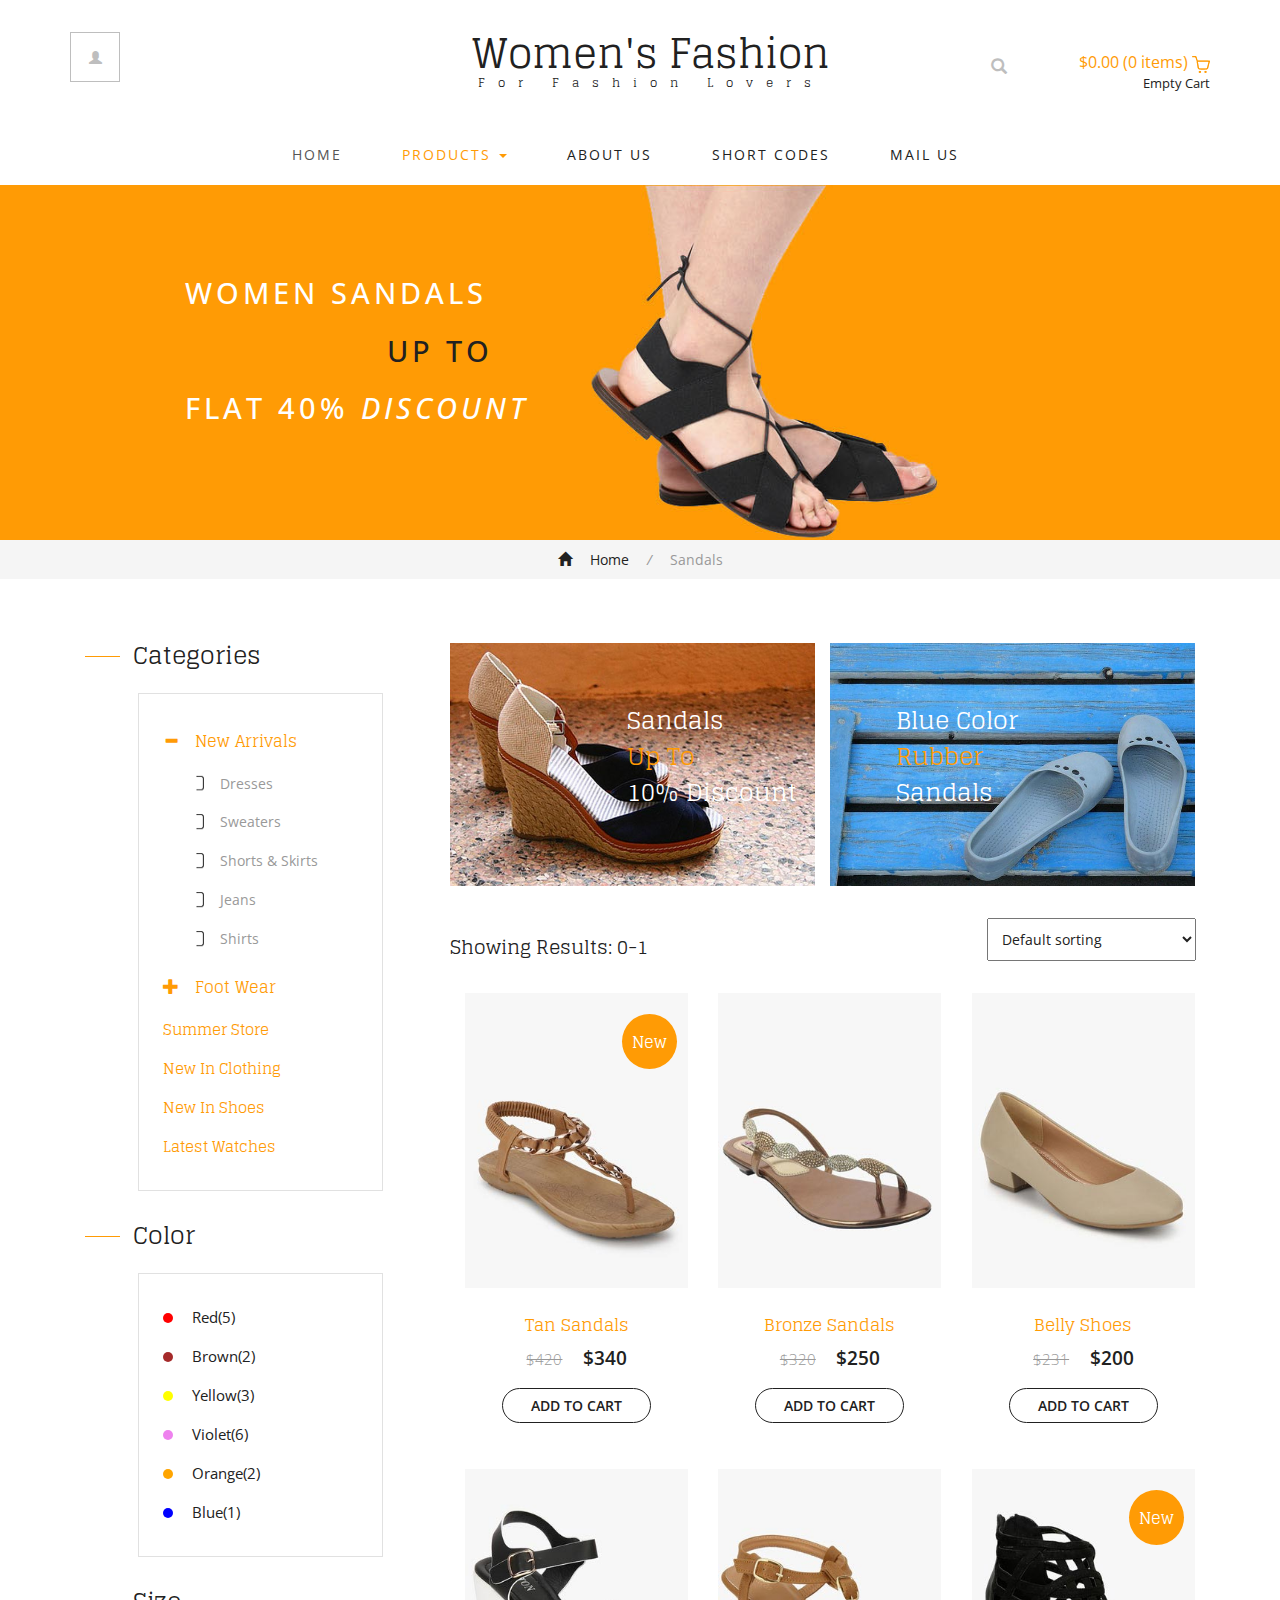
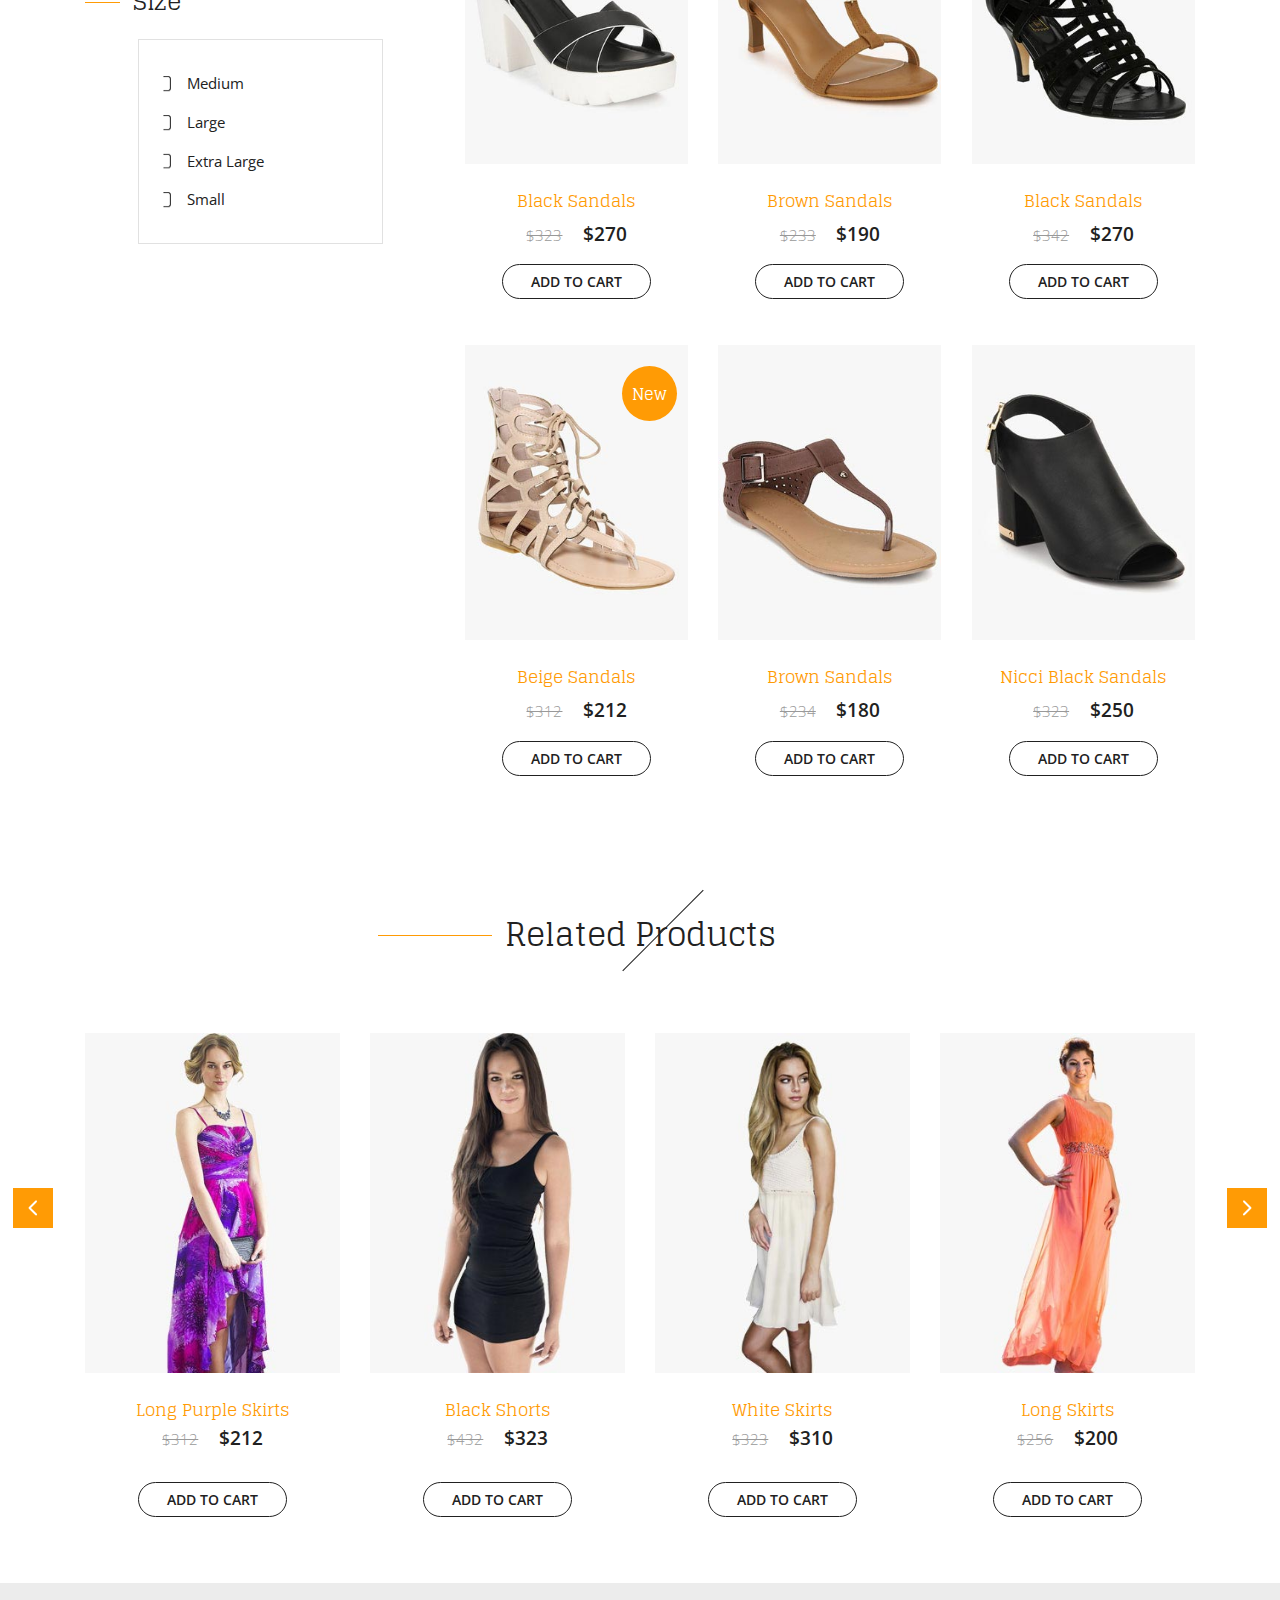
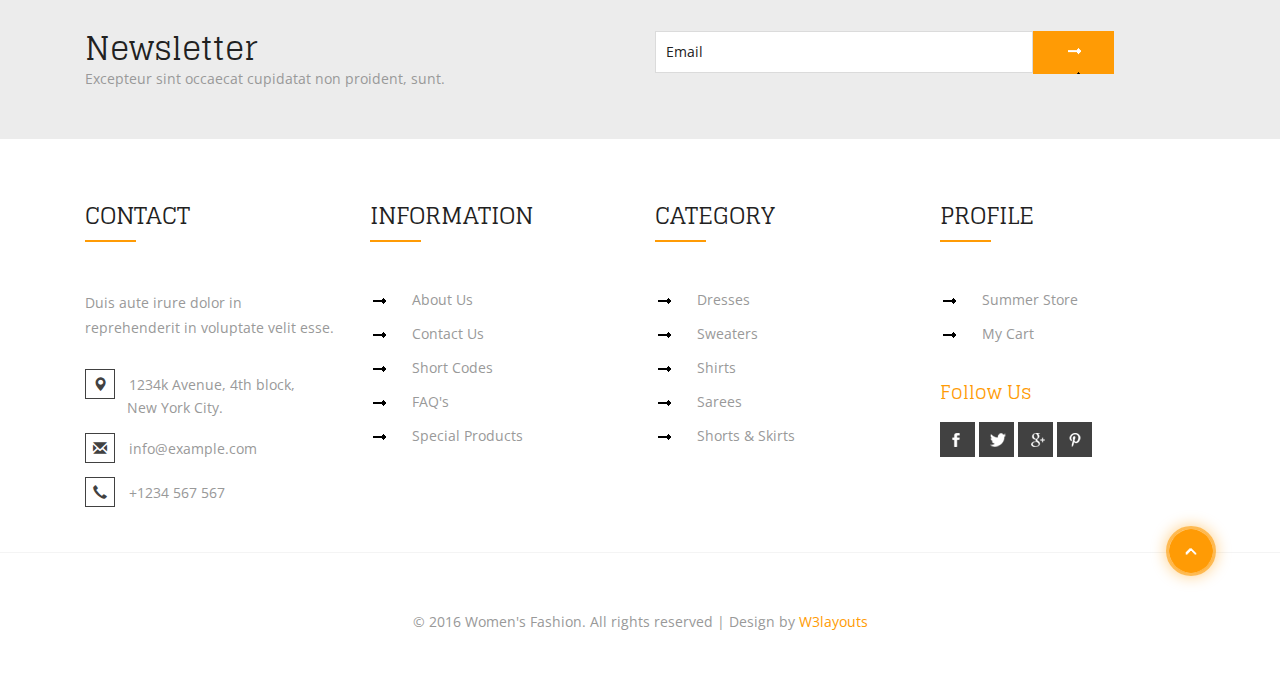
<file: web/sandals.html>
<!--
Author: W3layouts
Author URL: http://w3layouts.com
License: Creative Commons Attribution 3.0 Unported
License URL: http://creativecommons.org/licenses/by/3.0/
-->
<!DOCTYPE html>
<html>
<head>
<title>Women's Fashion a Ecommerce Online Shopping Category Flat Bootstrap Responsive Website Template | Sandals :: w3layouts</title>
<!-- for-mobile-apps -->
<meta name="viewport" content="width=device-width, initial-scale=1">
<meta http-equiv="Content-Type" content="text/html; charset=utf-8" />
<meta name="keywords" content="Women's Fashion Responsive web template, Bootstrap Web Templates, Flat Web Templates, Android Compatible web template, 
Smartphone Compatible web template, free webdesigns for Nokia, Samsung, LG, SonyEricsson, Motorola web design" />
<script type="application/x-javascript"> addEventListener("load", function() { setTimeout(hideURLbar, 0); }, false);
		function hideURLbar(){ window.scrollTo(0,1); } </script>
<!-- //for-mobile-apps -->
<link href="css/bootstrap.css" rel="stylesheet" type="text/css" media="all" />
<link href="css/style.css" rel="stylesheet" type="text/css" media="all" />
<link href="css/fasthover.css" rel="stylesheet" type="text/css" media="all" />
<!-- js -->
<script src="js/jquery.min.js"></script>
<!-- //js -->
<!-- cart -->
<script src="js/simpleCart.min.js"></script>
<!-- cart -->
<!-- for bootstrap working -->
<script type="text/javascript" src="js/bootstrap-3.1.1.min.js"></script>
<!-- //for bootstrap working -->
<link href='//fonts.googleapis.com/css?family=Glegoo:400,700' rel='stylesheet' type='text/css'>
<link href='//fonts.googleapis.com/css?family=Open+Sans:400,300,300italic,400italic,600,600italic,700,700italic,800,800italic' rel='stylesheet' type='text/css'>
<!-- start-smooth-scrolling -->
<script type="text/javascript">
	jQuery(document).ready(function($) {
		$(".scroll").click(function(event){		
			event.preventDefault();
			$('html,body').animate({scrollTop:$(this.hash).offset().top},1000);
		});
	});
</script>
<!-- //end-smooth-scrolling -->
</head>
	
<body>
<!-- header -->
	<div class="modal fade" id="myModal88" tabindex="-1" role="dialog" aria-labelledby="myLargeModalLabel"
		aria-hidden="true">
		<div class="modal-dialog modal-lg">
			<div class="modal-content">
				<div class="modal-header">
					<button type="button" class="close" data-dismiss="modal" aria-hidden="true">
						&times;</button>
					<h4 class="modal-title" id="myModalLabel">
						Don't Wait, Login now!</h4>
				</div>
				<div class="modal-body modal-body-sub">
					<div class="row">
						<div class="col-md-8 modal_body_left modal_body_left1" style="border-right: 1px dotted #C2C2C2;padding-right:3em;">
							<div class="sap_tabs">	
								<div id="horizontalTab" style="display: block; width: 100%; margin: 0px;">
									<ul>
										<li class="resp-tab-item" aria-controls="tab_item-0" role="tab"><span>Sign in</span></li>
										<li class="resp-tab-item" aria-controls="tab_item-1" role="tab"><span>Sign up</span></li>
									</ul>		
									<div class="tab-1 resp-tab-content" aria-labelledby="tab_item-0">
										<div class="facts">
											<div class="register">
												<form action="#" method="post">			
													<input name="Email" placeholder="Email Address" type="text" required="">						
													<input name="Password" placeholder="Password" type="password" required="">										
													<div class="sign-up">
														<input type="submit" value="Sign in"/>
													</div>
												</form>
											</div>
										</div> 
									</div>	

									<div class="tab-2 resp-tab-content" aria-labelledby="tab_item-1">
										<div class="facts">
											<div class="register">
												<form action="#" method="post">			
													<input placeholder="Name" name="Name" type="text" required="">
													<input placeholder="Email Address" name="Email" type="email" required="">	
													<input placeholder="Password" name="Password" type="password" required="">	
													<input placeholder="Confirm Password" name="Password" type="password" required="">
													<div class="sign-up">
														<input type="submit" value="Create Account"/>
													</div>
												</form>
											</div>
										</div>
									</div> 			        					            	      
								</div>	
							</div>
							<script src="js/easyResponsiveTabs.js" type="text/javascript"></script>
							<script type="text/javascript">
								$(document).ready(function () {
									$('#horizontalTab').easyResponsiveTabs({
										type: 'default', //Types: default, vertical, accordion           
										width: 'auto', //auto or any width like 600px
										fit: true   // 100% fit in a container
									});
								});
							</script>
							<div id="OR" class="hidden-xs">
								OR</div>
						</div>
						<div class="col-md-4 modal_body_right modal_body_right1">
							<div class="row text-center sign-with">
								<div class="col-md-12">
									<h3 class="other-nw">
										Sign in with</h3>
								</div>
								<div class="col-md-12">
									<ul class="social">
										<li class="social_facebook"><a href="#" class="entypo-facebook"></a></li>
										<li class="social_dribbble"><a href="#" class="entypo-dribbble"></a></li>
										<li class="social_twitter"><a href="#" class="entypo-twitter"></a></li>
										<li class="social_behance"><a href="#" class="entypo-behance"></a></li>
									</ul>
								</div>
							</div>
						</div>
					</div>
				</div>
			</div>
		</div>
	</div>
	<div class="header">
		<div class="container">
			<div class="w3l_login">
				<a href="#" data-toggle="modal" data-target="#myModal88"><span class="glyphicon glyphicon-user" aria-hidden="true"></span></a>
			</div>
			<div class="w3l_logo">
				<h1><a href="index.html">Women's Fashion<span>For Fashion Lovers</span></a></h1>
			</div>
			<div class="search">
				<input class="search_box" type="checkbox" id="search_box">
				<label class="icon-search" for="search_box"><span class="glyphicon glyphicon-search" aria-hidden="true"></span></label>
				<div class="search_form">
					<form action="#" method="post">
						<input type="text" name="Search" placeholder="Search...">
						<input type="submit" value="Send">
					</form>
				</div>
			</div>
			<div class="cart box_1">
				<a href="checkout.html">
					<div class="total">
					<span class="simpleCart_total"></span> (<span id="simpleCart_quantity" class="simpleCart_quantity"></span> items)</div>
					<img src="images/bag.png" alt="" />
				</a>
				<p><a href="javascript:;" class="simpleCart_empty">Empty Cart</a></p>
				<div class="clearfix"> </div>
			</div>	
			<div class="clearfix"> </div>
		</div>
	</div>
	<div class="navigation">
		<div class="container">
			<nav class="navbar navbar-default">
				<!-- Brand and toggle get grouped for better mobile display -->
				<div class="navbar-header nav_2">
					<button type="button" class="navbar-toggle collapsed navbar-toggle1" data-toggle="collapse" data-target="#bs-megadropdown-tabs">
						<span class="sr-only">Toggle navigation</span>
						<span class="icon-bar"></span>
						<span class="icon-bar"></span>
						<span class="icon-bar"></span>
					</button>
				</div> 
				<div class="collapse navbar-collapse" id="bs-megadropdown-tabs">
					<ul class="nav navbar-nav">
						<li class="active"><a href="index.html">Home</a></li>	
						<!-- Mega Menu -->
						<li class="dropdown">
							<a href="#" class="dropdown-toggle act" data-toggle="dropdown">Products <b class="caret"></b></a>
							<ul class="dropdown-menu multi-column columns-3">
								<div class="row">
									<div class="col-sm-3">
										<ul class="multi-column-dropdown">
											<h6>Clothing</h6>
											<li><a href="dresses.html">Dresses<span>New</span></a></li>
											<li><a href="sweaters.html">Sweaters</a></li>
											<li><a href="skirts.html">Shorts & Skirts</a></li>
											<li><a href="jeans.html">Jeans</a></li>
											<li><a href="shirts.html">Shirts & Tops<span>New</span></a></li>
										</ul>
									</div>
									<div class="col-sm-3">
										<ul class="multi-column-dropdown">
											<h6>Ethnic Wear</h6>
											<li><a href="salwars.html">Salwars</a></li>
											<li><a href="sarees.html">Sarees<span>New</span></a></li>
											<li><a href="products.html"><i>Summer Store</i></a></li>
										</ul>
									</div>
									<div class="col-sm-2">
										<ul class="multi-column-dropdown">
											<h6>Foot Wear</h6>
											<li><a href="sandals.html">Flats</a></li>
											<li><a href="sandals.html">Sandals</a></li>
											<li><a href="sandals.html">Boots</a></li>
											<li><a href="sandals.html">Heels</a></li>
										</ul>
									</div>
									<div class="col-sm-4">
										<div class="w3ls_products_pos">
											<h4>50%<i>Off/-</i></h4>
											<img src="images/1.jpg" alt=" " class="img-responsive" />
										</div>
									</div>
									<div class="clearfix"></div>
								</div>
							</ul>
						</li>
						<li><a href="about.html">About Us</a></li>
						<li><a href="short-codes.html">Short Codes</a></li>
						<li><a href="mail.html">Mail Us</a></li>
					</ul>
				</div>
			</nav>
		</div>
	</div>
<!-- //header -->
<!-- banner -->
	<div class="banner9" id="home1">
		<div class="container">
			<h2>Women Sandals<span>up to</span> Flat 40% <i>Discount</i></h2>
		</div>
	</div>
<!-- //banner -->

<!-- breadcrumbs -->
	<div class="breadcrumb_dress">
		<div class="container">
			<ul>
				<li><a href="index.html"><span class="glyphicon glyphicon-home" aria-hidden="true"></span> Home</a> <i>/</i></li>
				<li>Sandals</li>
			</ul>
		</div>
	</div>
<!-- //breadcrumbs -->

<!-- dresses -->
	<div class="dresses">
		<div class="container">
			<div class="w3ls_dresses_grids">
				<div class="col-md-4 w3ls_dresses_grid_left">
					<div class="w3ls_dresses_grid_left_grid">
						<h3>Categories</h3>
						<div class="w3ls_dresses_grid_left_grid_sub">
							<div class="panel-group" id="accordion" role="tablist" aria-multiselectable="true">
							  <div class="panel panel-default">
								<div class="panel-heading" role="tab" id="headingOne">
								  <h4 class="panel-title asd">
									<a class="pa_italic" role="button" data-toggle="collapse" data-parent="#accordion" href="#collapseOne" aria-expanded="true" aria-controls="collapseOne">
									  <span class="glyphicon glyphicon-plus" aria-hidden="true"></span><i class="glyphicon glyphicon-minus" aria-hidden="true"></i>New Arrivals
									</a>
								  </h4>
								</div>
								<div id="collapseOne" class="panel-collapse collapse in" role="tabpanel" aria-labelledby="headingOne">
								  <div class="panel-body panel_text">
									<ul>
										<li><a href="dresses.html">Dresses</a></li>
										<li><a href="sweaters.html">Sweaters</a></li>
										<li><a href="skirts.html">Shorts & Skirts</a></li>
										<li><a href="jeans.html">Jeans</a></li>
										<li><a href="shirts.html">Shirts</a></li>
									</ul>
								  </div>
								</div>
							  </div>
							  <div class="panel panel-default">
								<div class="panel-heading" role="tab" id="headingTwo">
								  <h4 class="panel-title asd">
									<a class="pa_italic collapsed" role="button" data-toggle="collapse" data-parent="#accordion" href="#collapseTwo" aria-expanded="false" aria-controls="collapseTwo">
									  <span class="glyphicon glyphicon-plus" aria-hidden="true"></span><i class="glyphicon glyphicon-minus" aria-hidden="true"></i>Foot Wear
									</a>
								  </h4>
								</div>
								<div id="collapseTwo" class="panel-collapse collapse" role="tabpanel" aria-labelledby="headingTwo">
								   <div class="panel-body panel_text">
									<ul>
										<li><a href="sandals.html">Flats</a></li>
										<li><a href="sandals.html">Sandals</a></li>
										<li><a href="sandals.html">Boots</a></li>
										<li><a href="sandals.html">Heals</a></li>
										<li><a href="sandals.html">Shirts</a></li>
									</ul>
								  </div>
								</div>
							  </div>
							</div>
							<ul class="panel_bottom">
								<li><a href="products.html">Summer Store</a></li>
								<li><a href="dresses.html">New In Clothing</a></li>
								<li><a href="sandals.html">New In Shoes</a></li>
								<li><a href="products.html">Latest Watches</a></li>
							</ul>
						</div>
					</div>
					<div class="w3ls_dresses_grid_left_grid">
						<h3>Color</h3>
						<div class="w3ls_dresses_grid_left_grid_sub">
							<div class="ecommerce_color">
								<ul>
									<li><a href="#"><i></i> Red(5)</a></li>
									<li><a href="#"><i></i> Brown(2)</a></li>
									<li><a href="#"><i></i> Yellow(3)</a></li>
									<li><a href="#"><i></i> Violet(6)</a></li>
									<li><a href="#"><i></i> Orange(2)</a></li>
									<li><a href="#"><i></i> Blue(1)</a></li>
								</ul>
							</div>
						</div>
					</div>
					<div class="w3ls_dresses_grid_left_grid">
						<h3>Size</h3>
						<div class="w3ls_dresses_grid_left_grid_sub">
							<div class="ecommerce_color ecommerce_size">
								<ul>
									<li><a href="#">Medium</a></li>
									<li><a href="#">Large</a></li>
									<li><a href="#">Extra Large</a></li>
									<li><a href="#">Small</a></li>
								</ul>
							</div>
						</div>
					</div>
				</div>
				<div class="col-md-8 w3ls_dresses_grid_right">
					<div class="col-md-6 w3ls_dresses_grid_right_left">
						<div class="w3ls_dresses_grid_right_grid1">
							<img src="images/75.jpg" alt=" " class="img-responsive" />
							<div class="w3ls_dresses_grid_right_grid1_pos1">
								<h3>Sandals <span>Up To</span> 10% Discount</h3>
							</div>
						</div>
					</div>
					<div class="col-md-6 w3ls_dresses_grid_right_left">
						<div class="w3ls_dresses_grid_right_grid1">
							<img src="images/74.jpg" alt=" " class="img-responsive" />
							<div class="w3ls_dresses_grid_right_grid1_pos">
								<h3>Blue Color <span>Rubber</span> Sandals</h3>
							</div>
						</div>
					</div>
					<div class="clearfix"> </div>

					<div class="w3ls_dresses_grid_right_grid2">
						<div class="w3ls_dresses_grid_right_grid2_left">
							<h3>Showing Results: 0-1</h3>
						</div>
						<div class="w3ls_dresses_grid_right_grid2_right">
							<select name="select_item" class="select_item">
								<option selected="selected">Default sorting</option>
								<option>Sort by popularity</option>
								<option>Sort by average rating</option>
								<option>Sort by newness</option>
								<option>Sort by price: low to high</option>
								<option>Sort by price: high to low</option>
							</select>
						</div>
						<div class="clearfix"> </div>
					</div>
					<div class="w3ls_dresses_grid_right_grid3">
						<div class="col-md-4 agileinfo_new_products_grid agileinfo_new_products_grid_dresses">
							<div class="agile_ecommerce_tab_left dresses_grid">
								<div class="hs-wrapper hs-wrapper2">
									<img src="images/c1.jpg" alt=" " class="img-responsive" />
									<img src="images/c2.jpg" alt=" " class="img-responsive" />
									<img src="images/c3.jpg" alt=" " class="img-responsive" />
									<img src="images/c4.jpg" alt=" " class="img-responsive" />
									<img src="images/c5.jpg" alt=" " class="img-responsive" />
									<img src="images/c6.jpg" alt=" " class="img-responsive" />
									<img src="images/c7.jpg" alt=" " class="img-responsive" />
									<img src="images/c8.jpg" alt=" " class="img-responsive" />
									<div class="w3_hs_bottom w3_hs_bottom_sub1">
										<ul>
											<li>
												<a href="#" data-toggle="modal" data-target="#myModal3"><span class="glyphicon glyphicon-eye-open" aria-hidden="true"></span></a>
											</li>
										</ul>
									</div>
								</div>
								<h5><a href="single.html">Tan Sandals</a></h5>
								<div class="simpleCart_shelfItem">
									<p><span>$420</span> <i class="item_price">$340</i></p>
									<p><a class="item_add" href="#">Add to cart</a></p>
								</div>
								<div class="dresses_grid_pos">
									<h6>New</h6>
								</div>
							</div>
						</div>
						<div class="col-md-4 agileinfo_new_products_grid agileinfo_new_products_grid_dresses">
							<div class="agile_ecommerce_tab_left dresses_grid">
								<div class="hs-wrapper hs-wrapper2">
									<img src="images/c2.jpg" alt=" " class="img-responsive" />
									<img src="images/c3.jpg" alt=" " class="img-responsive" />
									<img src="images/c4.jpg" alt=" " class="img-responsive" />
									<img src="images/c5.jpg" alt=" " class="img-responsive" />
									<img src="images/c6.jpg" alt=" " class="img-responsive" />
									<img src="images/c7.jpg" alt=" " class="img-responsive" />
									<img src="images/c8.jpg" alt=" " class="img-responsive" />
									<img src="images/c9.jpg" alt=" " class="img-responsive" />
									<div class="w3_hs_bottom w3_hs_bottom_sub1">
										<ul>
											<li>
												<a href="#" data-toggle="modal" data-target="#myModal3"><span class="glyphicon glyphicon-eye-open" aria-hidden="true"></span></a>
											</li>
										</ul>
									</div>
								</div>
								<h5><a href="single.html">Bronze Sandals</a></h5>
								<div class="simpleCart_shelfItem">
									<p><span>$320</span> <i class="item_price">$250</i></p>
									<p><a class="item_add" href="#">Add to cart</a></p>
								</div>
							</div>
						</div>
						<div class="col-md-4 agileinfo_new_products_grid agileinfo_new_products_grid_dresses">
							<div class="agile_ecommerce_tab_left dresses_grid">
								<div class="hs-wrapper hs-wrapper2">
									<img src="images/c3.jpg" alt=" " class="img-responsive" />
									<img src="images/c4.jpg" alt=" " class="img-responsive" />
									<img src="images/c5.jpg" alt=" " class="img-responsive" />
									<img src="images/c6.jpg" alt=" " class="img-responsive" />
									<img src="images/c7.jpg" alt=" " class="img-responsive" />
									<img src="images/c8.jpg" alt=" " class="img-responsive" />
									<img src="images/c9.jpg" alt=" " class="img-responsive" />
									<img src="images/c1.jpg" alt=" " class="img-responsive" />
									<div class="w3_hs_bottom w3_hs_bottom_sub1">
										<ul>
											<li>
												<a href="#" data-toggle="modal" data-target="#myModal3"><span class="glyphicon glyphicon-eye-open" aria-hidden="true"></span></a>
											</li>
										</ul>
									</div>
								</div>
								<h5><a href="single.html">Belly Shoes</a></h5>
								<div class="simpleCart_shelfItem">
									<p><span>$231</span> <i class="item_price">$200</i></p>
									<p><a class="item_add" href="#">Add to cart</a></p>
								</div>
							</div>
						</div>
						<div class="clearfix"> </div>
					</div>
					<div class="w3ls_dresses_grid_right_grid3">
						<div class="col-md-4 agileinfo_new_products_grid agileinfo_new_products_grid_dresses">
							<div class="agile_ecommerce_tab_left dresses_grid">
								<div class="hs-wrapper hs-wrapper2">
									<img src="images/c4.jpg" alt=" " class="img-responsive" />
									<img src="images/c5.jpg" alt=" " class="img-responsive" />
									<img src="images/c6.jpg" alt=" " class="img-responsive" />
									<img src="images/c7.jpg" alt=" " class="img-responsive" />
									<img src="images/c8.jpg" alt=" " class="img-responsive" />
									<img src="images/c9.jpg" alt=" " class="img-responsive" />
									<img src="images/c1.jpg" alt=" " class="img-responsive" />
									<img src="images/c2.jpg" alt=" " class="img-responsive" />
									<div class="w3_hs_bottom w3_hs_bottom_sub1">
										<ul>
											<li>
												<a href="#" data-toggle="modal" data-target="#myModal3"><span class="glyphicon glyphicon-eye-open" aria-hidden="true"></span></a>
											</li>
										</ul>
									</div>
								</div>
								<h5><a href="single.html">Black Sandals</a></h5>
								<div class="simpleCart_shelfItem">
									<p><span>$323</span> <i class="item_price">$270</i></p>
									<p><a class="item_add" href="#">Add to cart</a></p>
								</div>
							</div>
						</div>
						<div class="col-md-4 agileinfo_new_products_grid agileinfo_new_products_grid_dresses">
							<div class="agile_ecommerce_tab_left dresses_grid">
								<div class="hs-wrapper hs-wrapper2">
									<img src="images/c5.jpg" alt=" " class="img-responsive" />
									<img src="images/c6.jpg" alt=" " class="img-responsive" />
									<img src="images/c7.jpg" alt=" " class="img-responsive" />
									<img src="images/c8.jpg" alt=" " class="img-responsive" />
									<img src="images/c9.jpg" alt=" " class="img-responsive" />
									<img src="images/c1.jpg" alt=" " class="img-responsive" />
									<img src="images/c2.jpg" alt=" " class="img-responsive" />
									<img src="images/c3.jpg" alt=" " class="img-responsive" />
									<div class="w3_hs_bottom w3_hs_bottom_sub1">
										<ul>
											<li>
												<a href="#" data-toggle="modal" data-target="#myModal3"><span class="glyphicon glyphicon-eye-open" aria-hidden="true"></span></a>
											</li>
										</ul>
									</div>
								</div>
								<h5><a href="single.html">Brown Sandals</a></h5>
								<div class="simpleCart_shelfItem">
									<p><span>$233</span> <i class="item_price">$190</i></p>
									<p><a class="item_add" href="#">Add to cart</a></p>
								</div>
							</div>
						</div>
						<div class="col-md-4 agileinfo_new_products_grid agileinfo_new_products_grid_dresses">
							<div class="agile_ecommerce_tab_left dresses_grid">
								<div class="hs-wrapper hs-wrapper2">
									<img src="images/c6.jpg" alt=" " class="img-responsive" />
									<img src="images/c7.jpg" alt=" " class="img-responsive" />
									<img src="images/c8.jpg" alt=" " class="img-responsive" />
									<img src="images/c9.jpg" alt=" " class="img-responsive" />
									<img src="images/c1.jpg" alt=" " class="img-responsive" />
									<img src="images/c2.jpg" alt=" " class="img-responsive" />
									<img src="images/c3.jpg" alt=" " class="img-responsive" />
									<img src="images/c4.jpg" alt=" " class="img-responsive" />
									<div class="w3_hs_bottom w3_hs_bottom_sub1">
										<ul>
											<li>
												<a href="#" data-toggle="modal" data-target="#myModal3"><span class="glyphicon glyphicon-eye-open" aria-hidden="true"></span></a>
											</li>
										</ul>
									</div>
								</div>
								<h5><a href="single.html">Black Sandals</a></h5>
								<div class="simpleCart_shelfItem">
									<p><span>$342</span> <i class="item_price">$270</i></p>
									<p><a class="item_add" href="#">Add to cart</a></p>
								</div>
								<div class="dresses_grid_pos">
									<h6>New</h6>
								</div>
							</div>
						</div>
						<div class="clearfix"> </div>
					</div>
					<div class="w3ls_dresses_grid_right_grid3">
						<div class="col-md-4 agileinfo_new_products_grid agileinfo_new_products_grid_dresses">
							<div class="agile_ecommerce_tab_left dresses_grid">
								<div class="hs-wrapper hs-wrapper2">
									<img src="images/c7.jpg" alt=" " class="img-responsive" />
									<img src="images/c8.jpg" alt=" " class="img-responsive" />
									<img src="images/c9.jpg" alt=" " class="img-responsive" />
									<img src="images/c1.jpg" alt=" " class="img-responsive" />
									<img src="images/c2.jpg" alt=" " class="img-responsive" />
									<img src="images/c3.jpg" alt=" " class="img-responsive" />
									<img src="images/c4.jpg" alt=" " class="img-responsive" />
									<img src="images/c5.jpg" alt=" " class="img-responsive" />
									<div class="w3_hs_bottom w3_hs_bottom_sub1">
										<ul>
											<li>
												<a href="#" data-toggle="modal" data-target="#myModal3"><span class="glyphicon glyphicon-eye-open" aria-hidden="true"></span></a>
											</li>
										</ul>
									</div>
								</div>
								<h5><a href="single.html">Beige Sandals</a></h5>
								<div class="simpleCart_shelfItem">
									<p><span>$312</span> <i class="item_price">$212</i></p>
									<p><a class="item_add" href="#">Add to cart</a></p>
								</div>
								<div class="dresses_grid_pos">
									<h6>New</h6>
								</div>
							</div>
						</div>
						<div class="col-md-4 agileinfo_new_products_grid agileinfo_new_products_grid_dresses">
							<div class="agile_ecommerce_tab_left dresses_grid">
								<div class="hs-wrapper hs-wrapper2">
									<img src="images/c8.jpg" alt=" " class="img-responsive" />
									<img src="images/c9.jpg" alt=" " class="img-responsive" />
									<img src="images/c1.jpg" alt=" " class="img-responsive" />
									<img src="images/c2.jpg" alt=" " class="img-responsive" />
									<img src="images/c3.jpg" alt=" " class="img-responsive" />
									<img src="images/c4.jpg" alt=" " class="img-responsive" />
									<img src="images/c5.jpg" alt=" " class="img-responsive" />
									<img src="images/c6.jpg" alt=" " class="img-responsive" />
									<div class="w3_hs_bottom w3_hs_bottom_sub1">
										<ul>
											<li>
												<a href="#" data-toggle="modal" data-target="#myModal3"><span class="glyphicon glyphicon-eye-open" aria-hidden="true"></span></a>
											</li>
										</ul>
									</div>
								</div>
								<h5><a href="single.html">Brown Sandals</a></h5>
								<div class="simpleCart_shelfItem">
									<p><span>$234</span> <i class="item_price">$180</i></p>
									<p><a class="item_add" href="#">Add to cart</a></p>
								</div>
							</div>
						</div>
						<div class="col-md-4 agileinfo_new_products_grid agileinfo_new_products_grid_dresses">
							<div class="agile_ecommerce_tab_left dresses_grid">
								<div class="hs-wrapper hs-wrapper2">
									<img src="images/c9.jpg" alt=" " class="img-responsive" />
									<img src="images/c2.jpg" alt=" " class="img-responsive" />
									<img src="images/c3.jpg" alt=" " class="img-responsive" />
									<img src="images/c4.jpg" alt=" " class="img-responsive" />
									<img src="images/c5.jpg" alt=" " class="img-responsive" />
									<img src="images/c6.jpg" alt=" " class="img-responsive" />
									<img src="images/c7.jpg" alt=" " class="img-responsive" />
									<img src="images/c8.jpg" alt=" " class="img-responsive" />
									<div class="w3_hs_bottom w3_hs_bottom_sub1">
										<ul>
											<li>
												<a href="#" data-toggle="modal" data-target="#myModal3"><span class="glyphicon glyphicon-eye-open" aria-hidden="true"></span></a>
											</li>
										</ul>
									</div>
								</div>
								<h5><a href="single.html">Nicci Black Sandals</a></h5>
								<div class="simpleCart_shelfItem">
									<p><span>$323</span> <i class="item_price">$250</i></p>
									<p><a class="item_add" href="#">Add to cart</a></p>
								</div>
							</div>
						</div>
						<div class="clearfix"> </div>
					</div>
					<div class="modal video-modal fade" id="myModal6" tabindex="-1" role="dialog" aria-labelledby="myModal6">
						<div class="modal-dialog" role="document">
							<div class="modal-content">
								<div class="modal-header">
									<button type="button" class="close" data-dismiss="modal" aria-label="Close"><span aria-hidden="true">&times;</span></button>						
								</div>
								<section>
									<div class="modal-body">
										<div class="col-md-5 modal_body_left">
											<img src="images/39.jpg" alt=" " class="img-responsive" />
										</div>
										<div class="col-md-7 modal_body_right">
											<h4>a good look women's Long Skirt</h4>
											<p>Ut enim ad minim veniam, quis nostrud 
												exercitation ullamco laboris nisi ut aliquip ex ea 
												commodo consequat.Duis aute irure dolor in 
												reprehenderit in voluptate velit esse cillum dolore 
												eu fugiat nulla pariatur. Excepteur sint occaecat 
												cupidatat non proident, sunt in culpa qui officia 
												deserunt mollit anim id est laborum.</p>
											<div class="rating">
												<div class="rating-left">
													<img src="images/star-.png" alt=" " class="img-responsive" />
												</div>
												<div class="rating-left">
													<img src="images/star-.png" alt=" " class="img-responsive" />
												</div>
												<div class="rating-left">
													<img src="images/star-.png" alt=" " class="img-responsive" />
												</div>
												<div class="rating-left">
													<img src="images/star.png" alt=" " class="img-responsive" />
												</div>
												<div class="rating-left">
													<img src="images/star.png" alt=" " class="img-responsive" />
												</div>
												<div class="clearfix"> </div>
											</div>
											<div class="modal_body_right_cart simpleCart_shelfItem">
												<p><span>$320</span> <i class="item_price">$250</i></p>
												<p><a class="item_add" href="#">Add to cart</a></p>
											</div>
											<h5>Color</h5>
											<div class="color-quality">
												<ul>
													<li><a href="#"><span></span>Red</a></li>
													<li><a href="#" class="brown"><span></span>Yellow</a></li>
													<li><a href="#" class="purple"><span></span>Purple</a></li>
													<li><a href="#" class="gray"><span></span>Violet</a></li>
												</ul>
											</div>
										</div>
										<div class="clearfix"> </div>
									</div>
								</section>
							</div>
						</div>
					</div>
				</div>
				<div class="clearfix"> </div>
			</div>
		</div>
	</div>
	<div class="modal video-modal fade" id="myModal3" tabindex="-1" role="dialog" aria-labelledby="myModal3">
		<div class="modal-dialog" role="document">
			<div class="modal-content">
				<div class="modal-header">
					<button type="button" class="close" data-dismiss="modal" aria-label="Close"><span aria-hidden="true">&times;</span></button>						
				</div>
				<section>
					<div class="modal-body">
						<div class="col-md-5 modal_body_left">
							<img src="images/24.jpg" alt=" " class="img-responsive" />
						</div>
						<div class="col-md-7 modal_body_right">
							<h4>a good look women's Sandal</h4>
							<p>Ut enim ad minim veniam, quis nostrud 
								exercitation ullamco laboris nisi ut aliquip ex ea 
								commodo consequat.Duis aute irure dolor in 
								reprehenderit in voluptate velit esse cillum dolore 
								eu fugiat nulla pariatur. Excepteur sint occaecat 
								cupidatat non proident, sunt in culpa qui officia 
								deserunt mollit anim id est laborum.</p>
							<div class="rating">
								<div class="rating-left">
									<img src="images/star-.png" alt=" " class="img-responsive" />
								</div>
								<div class="rating-left">
									<img src="images/star-.png" alt=" " class="img-responsive" />
								</div>
								<div class="rating-left">
									<img src="images/star-.png" alt=" " class="img-responsive" />
								</div>
								<div class="rating-left">
									<img src="images/star.png" alt=" " class="img-responsive" />
								</div>
								<div class="rating-left">
									<img src="images/star.png" alt=" " class="img-responsive" />
								</div>
								<div class="clearfix"> </div>
							</div>
							<div class="modal_body_right_cart simpleCart_shelfItem">
								<p><span>$320</span> <i class="item_price">$250</i></p>
								<p><a class="item_add" href="#">Add to cart</a></p>
							</div>
							<h5>Color</h5>
							<div class="color-quality">
								<ul>
									<li><a href="#"><span></span>Red</a></li>
									<li><a href="#" class="brown"><span></span>Yellow</a></li>
									<li><a href="#" class="purple"><span></span>Purple</a></li>
									<li><a href="#" class="gray"><span></span>Violet</a></li>
								</ul>
							</div>
						</div>
						<div class="clearfix"> </div>
					</div>
				</section>
			</div>
		</div>
	</div>
	<div class="w3l_related_products">
		<div class="container">
			<h3>Related Products</h3>
			<ul id="flexiselDemo2">			
				<li>
					<div class="w3l_related_products_grid">
						<div class="agile_ecommerce_tab_left dresses_grid">
							<div class="hs-wrapper hs-wrapper3">
								<img src="images/51.jpg" alt=" " class="img-responsive" />
								<img src="images/41.jpg" alt=" " class="img-responsive" />
								<img src="images/27.jpg" alt=" " class="img-responsive" />
								<img src="images/28.jpg" alt=" " class="img-responsive" />
								<img src="images/37.jpg" alt=" " class="img-responsive" />
								<img src="images/30.jpg" alt=" " class="img-responsive" />
								<img src="images/36.jpg" alt=" " class="img-responsive" />
								<img src="images/38.jpg" alt=" " class="img-responsive" />
								<div class="w3_hs_bottom">
									<div class="flex_ecommerce">
										<a href="#" data-toggle="modal" data-target="#myModal6"><span class="glyphicon glyphicon-eye-open" aria-hidden="true"></span></a>
									</div>
								</div>
							</div>
							<h5><a href="single.html">Long Purple Skirts</a></h5>
							<div class="simpleCart_shelfItem">
								<p class="flexisel_ecommerce_cart"><span>$312</span> <i class="item_price">$212</i></p>
								<p><a class="item_add" href="#">Add to cart</a></p>
							</div>
						</div>
					</div>
				</li>
				<li>
					<div class="w3l_related_products_grid">
						<div class="agile_ecommerce_tab_left dresses_grid">
							<div class="hs-wrapper hs-wrapper3">
								<img src="images/36.jpg" alt=" " class="img-responsive" />
								<img src="images/41.jpg" alt=" " class="img-responsive" />
								<img src="images/27.jpg" alt=" " class="img-responsive" />
								<img src="images/28.jpg" alt=" " class="img-responsive" />
								<img src="images/37.jpg" alt=" " class="img-responsive" />
								<img src="images/30.jpg" alt=" " class="img-responsive" />
								<img src="images/36.jpg" alt=" " class="img-responsive" />
								<img src="images/38.jpg" alt=" " class="img-responsive" />
								<div class="w3_hs_bottom">
									<div class="flex_ecommerce">
										<a href="#" data-toggle="modal" data-target="#myModal6"><span class="glyphicon glyphicon-eye-open" aria-hidden="true"></span></a>
									</div>
								</div>
							</div>
							<h5><a href="single.html">Black Shorts</a></h5>
							<div class="simpleCart_shelfItem">
								<p class="flexisel_ecommerce_cart"><span>$432</span> <i class="item_price">$323</i></p>
								<p><a class="item_add" href="#">Add to cart</a></p>
							</div>
						</div>
					</div>
				</li>
				<li>
					<div class="w3l_related_products_grid">
						<div class="agile_ecommerce_tab_left dresses_grid">
							<div class="hs-wrapper hs-wrapper3">
								<img src="images/38.jpg" alt=" " class="img-responsive" />
								<img src="images/37.jpg" alt=" " class="img-responsive" />
								<img src="images/27.jpg" alt=" " class="img-responsive" />
								<img src="images/28.jpg" alt=" " class="img-responsive" />
								<img src="images/37.jpg" alt=" " class="img-responsive" />
								<img src="images/30.jpg" alt=" " class="img-responsive" />
								<img src="images/36.jpg" alt=" " class="img-responsive" />
								<img src="images/38.jpg" alt=" " class="img-responsive" />
								<div class="w3_hs_bottom">
									<div class="flex_ecommerce">
										<a href="#" data-toggle="modal" data-target="#myModal6"><span class="glyphicon glyphicon-eye-open" aria-hidden="true"></span></a>
									</div>
								</div>
							</div>
							<h5><a href="single.html">White Skirts</a></h5>
							<div class="simpleCart_shelfItem">
								<p class="flexisel_ecommerce_cart"><span>$323</span> <i class="item_price">$310</i></p>
								<p><a class="item_add" href="#">Add to cart</a></p>
							</div>
						</div>
					</div>
				</li>
				<li>
					<div class="w3l_related_products_grid">
						<div class="agile_ecommerce_tab_left dresses_grid">
							<div class="hs-wrapper hs-wrapper3">
								<img src="images/37.jpg" alt=" " class="img-responsive" />
								<img src="images/41.jpg" alt=" " class="img-responsive" />
								<img src="images/27.jpg" alt=" " class="img-responsive" />
								<img src="images/28.jpg" alt=" " class="img-responsive" />
								<img src="images/37.jpg" alt=" " class="img-responsive" />
								<img src="images/30.jpg" alt=" " class="img-responsive" />
								<img src="images/36.jpg" alt=" " class="img-responsive" />
								<img src="images/38.jpg" alt=" " class="img-responsive" />
								<div class="w3_hs_bottom">
									<div class="flex_ecommerce">
										<a href="#" data-toggle="modal" data-target="#myModal6"><span class="glyphicon glyphicon-eye-open" aria-hidden="true"></span></a>
									</div>
								</div>
							</div>
							<h5><a href="single.html">Long Skirts</a></h5>
							<div class="simpleCart_shelfItem">
								<p class="flexisel_ecommerce_cart"><span>$256</span> <i class="item_price">$200</i></p>
								<p><a class="item_add" href="#">Add to cart</a></p>
							</div>
						</div>
					</div>
				</li>
			</ul>
				<script type="text/javascript">
					$(window).load(function() {
						$("#flexiselDemo2").flexisel({
							visibleItems:4,
							animationSpeed: 1000,
							autoPlay: true,
							autoPlaySpeed: 3000,    		
							pauseOnHover: true,
							enableResponsiveBreakpoints: true,
							responsiveBreakpoints: { 
								portrait: { 
									changePoint:480,
									visibleItems: 1
								}, 
								landscape: { 
									changePoint:640,
									visibleItems:2
								},
								tablet: { 
									changePoint:768,
									visibleItems: 3
								}
							}
						});
						
					});
				</script>
				<script type="text/javascript" src="js/jquery.flexisel.js"></script>
		</div>
	</div>
<!-- //dresses -->
<!-- newsletter -->
	<div class="newsletter">
		<div class="container">
			<div class="col-md-6 w3agile_newsletter_left">
				<h3>Newsletter</h3>
				<p>Excepteur sint occaecat cupidatat non proident, sunt.</p>
			</div>
			<div class="col-md-6 w3agile_newsletter_right">
				<form action="#" method="post">
					<input type="email" name="Email" value="Email" onfocus="this.value = '';" onblur="if (this.value == '') {this.value = 'Email';}" required="">
					<input type="submit" value="">
				</form>
			</div>
			<div class="clearfix"> </div>
		</div>
	</div>
<!-- //newsletter -->
<!-- footer -->
	<div class="footer">
		<div class="container">
			<div class="w3_footer_grids">
				<div class="col-md-3 w3_footer_grid">
					<h3>Contact</h3>
					<p>Duis aute irure dolor in reprehenderit in voluptate velit esse.</p>
					<ul class="address">
						<li><i class="glyphicon glyphicon-map-marker" aria-hidden="true"></i>1234k Avenue, 4th block, <span>New York City.</span></li>
						<li><i class="glyphicon glyphicon-envelope" aria-hidden="true"></i><a href="mailto:info@example.com">info@example.com</a></li>
						<li><i class="glyphicon glyphicon-earphone" aria-hidden="true"></i>+1234 567 567</li>
					</ul>
				</div>
				<div class="col-md-3 w3_footer_grid">
					<h3>Information</h3>
					<ul class="info"> 
						<li><a href="about.html">About Us</a></li>
						<li><a href="mail.html">Contact Us</a></li>
						<li><a href="short-codes.html">Short Codes</a></li>
						<li><a href="faq.html">FAQ's</a></li>
						<li><a href="products.html">Special Products</a></li>
					</ul>
				</div>
				<div class="col-md-3 w3_footer_grid">
					<h3>Category</h3>
					<ul class="info"> 
						<li><a href="dresses.html">Dresses</a></li>
						<li><a href="sweaters.html">Sweaters</a></li>
						<li><a href="shirts.html">Shirts</a></li>
						<li><a href="sarees.html">Sarees</a></li>
						<li><a href="skirts.html">Shorts & Skirts</a></li>
					</ul>
				</div>
				<div class="col-md-3 w3_footer_grid">
					<h3>Profile</h3>
					<ul class="info"> 
						<li><a href="products.html">Summer Store</a></li>
						<li><a href="checkout.html">My Cart</a></li>
					</ul>
					<h4>Follow Us</h4>
					<div class="agileits_social_button">
						<ul>
							<li><a href="#" class="facebook"> </a></li>
							<li><a href="#" class="twitter"> </a></li>
							<li><a href="#" class="google"> </a></li>
							<li><a href="#" class="pinterest"> </a></li>
						</ul>
					</div>
				</div>
				<div class="clearfix"> </div>
			</div>
		</div>
		<div class="footer-copy">
			<div class="footer-copy1">
				<div class="footer-copy-pos">
					<a href="#home1" class="scroll"><img src="images/arrow.png" alt=" " class="img-responsive" /></a>
				</div>
			</div>
			<div class="container">
				<p>&copy; 2016 Women's Fashion. All rights reserved | Design by <a href="http://w3layouts.com/">W3layouts</a></p>
			</div>
		</div>
	</div>
<!-- //footer -->
</body>
</html>
</file>
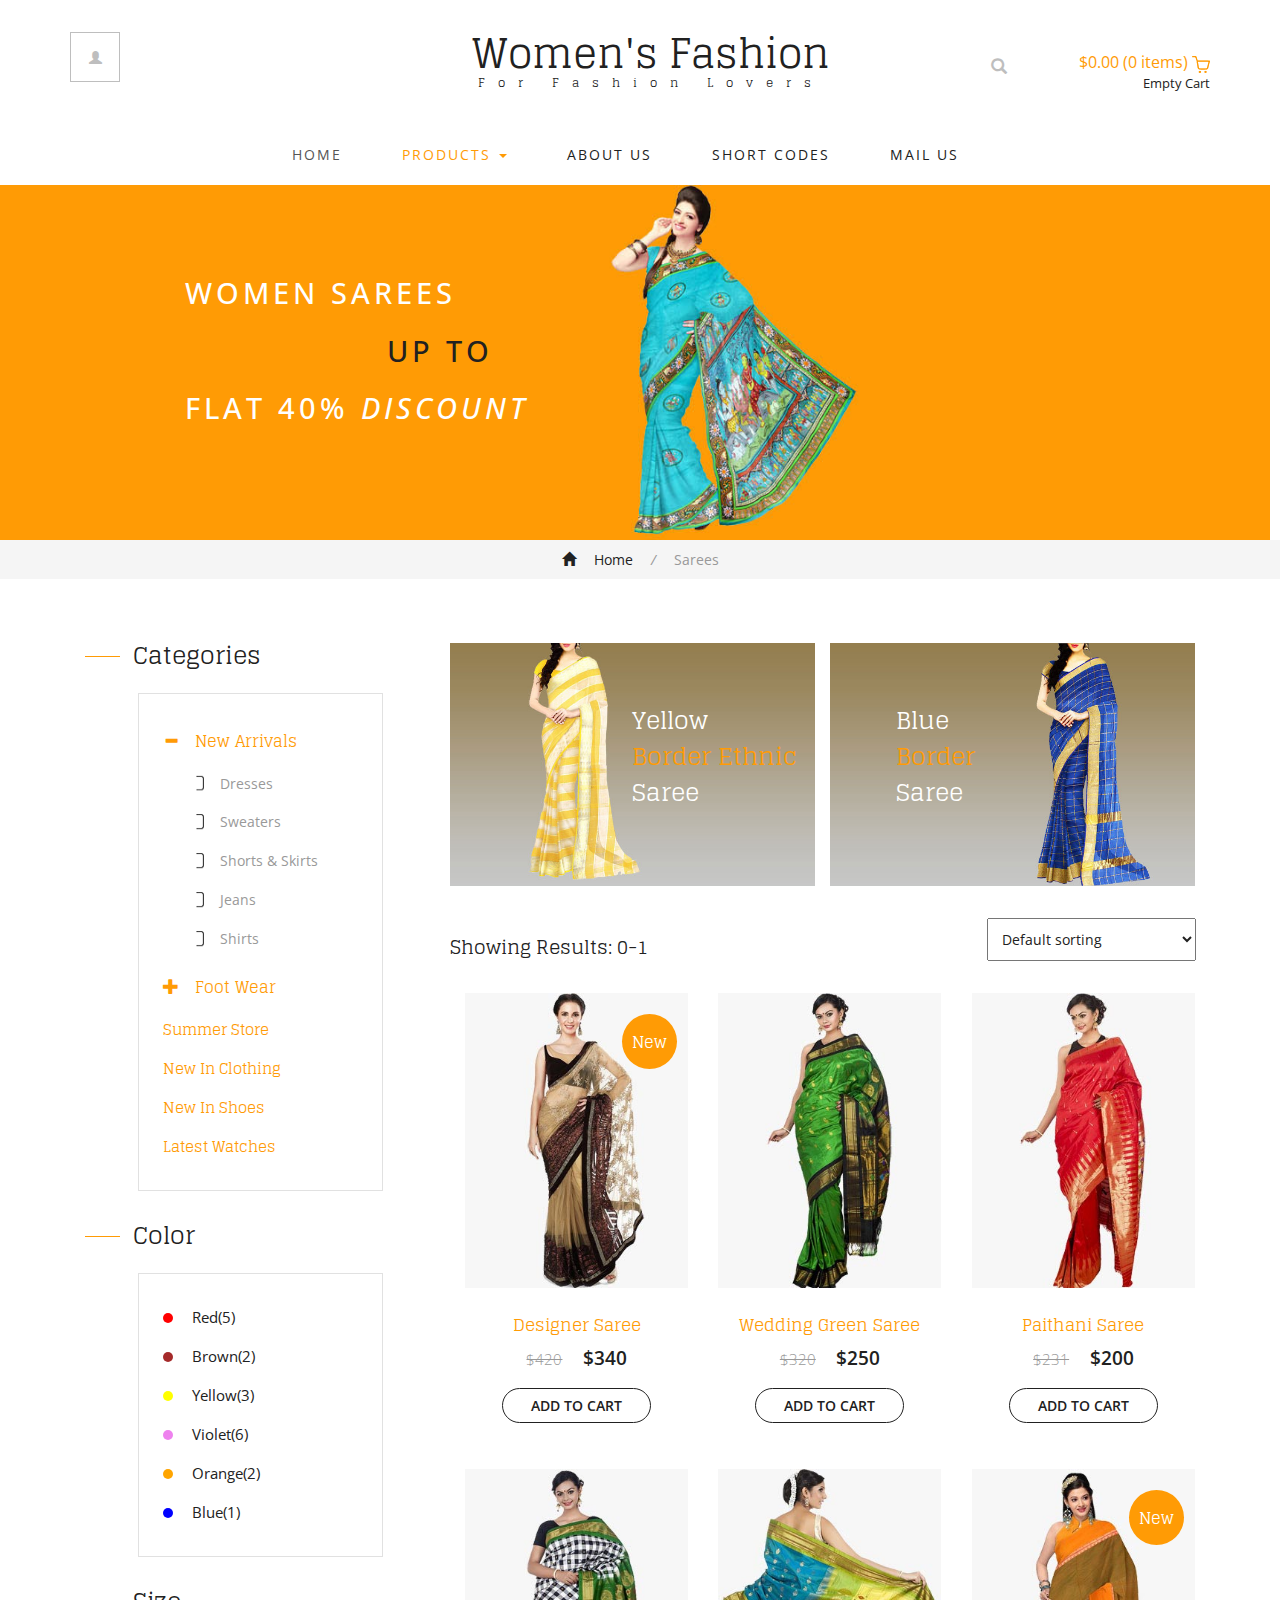
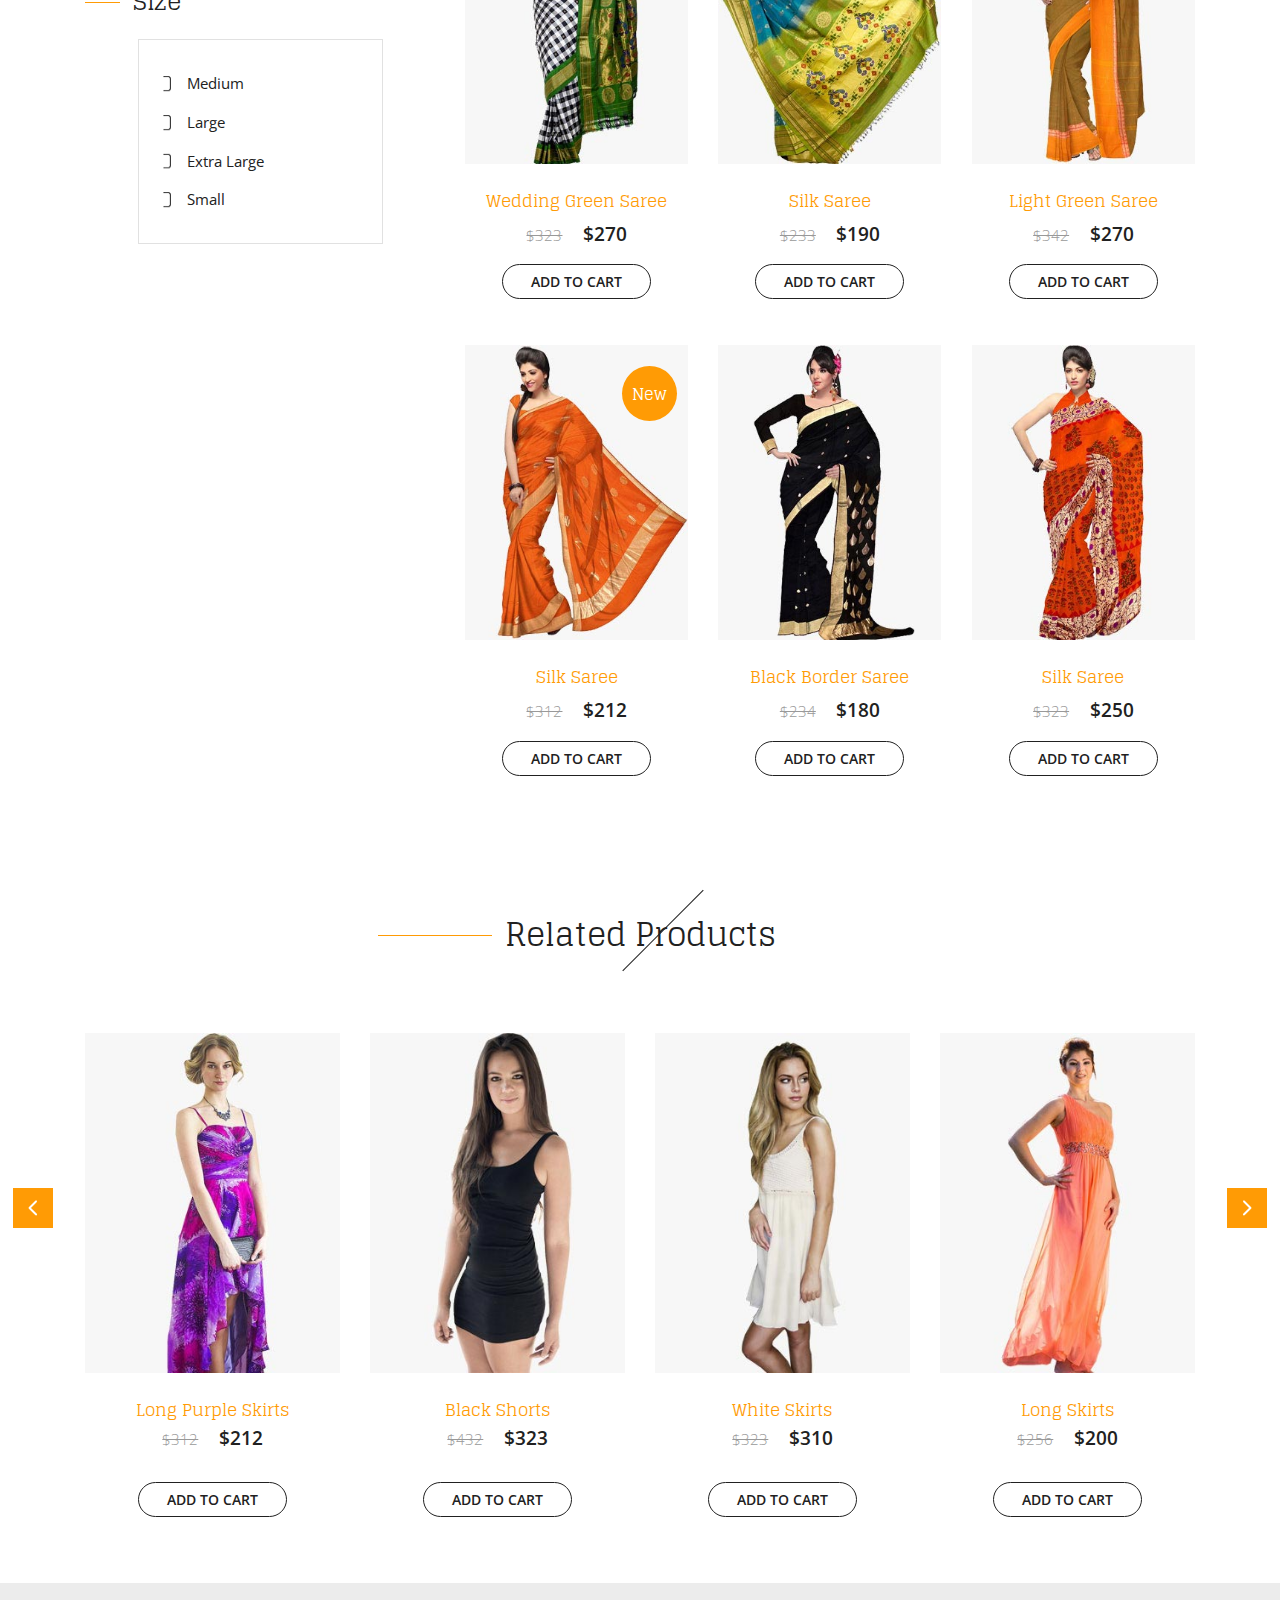
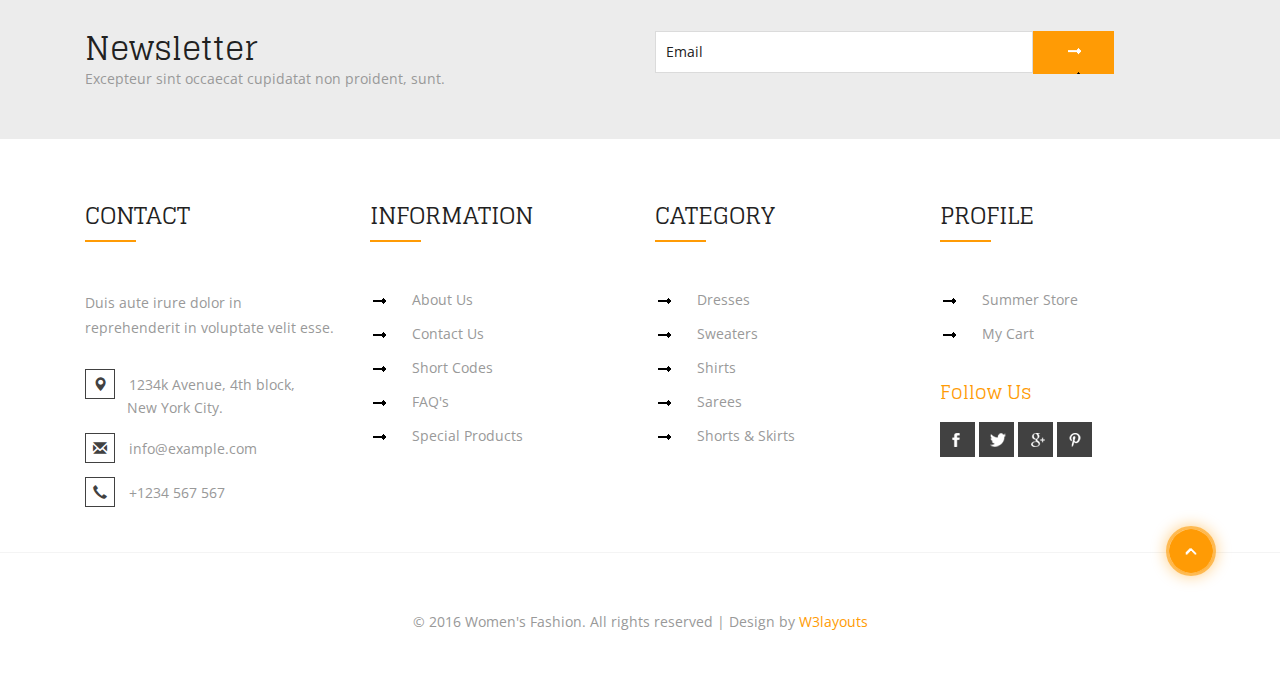
<file: web/sarees.html>
<!--
Author: W3layouts
Author URL: http://w3layouts.com
License: Creative Commons Attribution 3.0 Unported
License URL: http://creativecommons.org/licenses/by/3.0/
-->
<!DOCTYPE html>
<html>
<head>
<title>Women's Fashion a Ecommerce Online Shopping Category Flat Bootstrap Responsive Website Template | Sarees :: w3layouts</title>
<!-- for-mobile-apps -->
<meta name="viewport" content="width=device-width, initial-scale=1">
<meta http-equiv="Content-Type" content="text/html; charset=utf-8" />
<meta name="keywords" content="Women's Fashion Responsive web template, Bootstrap Web Templates, Flat Web Templates, Android Compatible web template, 
Smartphone Compatible web template, free webdesigns for Nokia, Samsung, LG, SonyEricsson, Motorola web design" />
<script type="application/x-javascript"> addEventListener("load", function() { setTimeout(hideURLbar, 0); }, false);
		function hideURLbar(){ window.scrollTo(0,1); } </script>
<!-- //for-mobile-apps -->
<link href="css/bootstrap.css" rel="stylesheet" type="text/css" media="all" />
<link href="css/style.css" rel="stylesheet" type="text/css" media="all" />
<link href="css/fasthover.css" rel="stylesheet" type="text/css" media="all" />
<!-- js -->
<script src="js/jquery.min.js"></script>
<!-- //js -->
<!-- cart -->
<script src="js/simpleCart.min.js"></script>
<!-- cart -->
<!-- for bootstrap working -->
<script type="text/javascript" src="js/bootstrap-3.1.1.min.js"></script>
<!-- //for bootstrap working -->
<link href='//fonts.googleapis.com/css?family=Glegoo:400,700' rel='stylesheet' type='text/css'>
<link href='//fonts.googleapis.com/css?family=Open+Sans:400,300,300italic,400italic,600,600italic,700,700italic,800,800italic' rel='stylesheet' type='text/css'>
<!-- start-smooth-scrolling -->
<script type="text/javascript">
	jQuery(document).ready(function($) {
		$(".scroll").click(function(event){		
			event.preventDefault();
			$('html,body').animate({scrollTop:$(this.hash).offset().top},1000);
		});
	});
</script>
<!-- //end-smooth-scrolling -->
</head>
	
<body>
<!-- header -->
	<div class="modal fade" id="myModal88" tabindex="-1" role="dialog" aria-labelledby="myLargeModalLabel"
		aria-hidden="true">
		<div class="modal-dialog modal-lg">
			<div class="modal-content">
				<div class="modal-header">
					<button type="button" class="close" data-dismiss="modal" aria-hidden="true">
						&times;</button>
					<h4 class="modal-title" id="myModalLabel">
						Don't Wait, Login now!</h4>
				</div>
				<div class="modal-body modal-body-sub">
					<div class="row">
						<div class="col-md-8 modal_body_left modal_body_left1" style="border-right: 1px dotted #C2C2C2;padding-right:3em;">
							<div class="sap_tabs">	
								<div id="horizontalTab" style="display: block; width: 100%; margin: 0px;">
									<ul>
										<li class="resp-tab-item" aria-controls="tab_item-0" role="tab"><span>Sign in</span></li>
										<li class="resp-tab-item" aria-controls="tab_item-1" role="tab"><span>Sign up</span></li>
									</ul>		
									<div class="tab-1 resp-tab-content" aria-labelledby="tab_item-0">
										<div class="facts">
											<div class="register">
												<form action="#" method="post">			
													<input name="Email" placeholder="Email Address" type="text" required="">						
													<input name="Password" placeholder="Password" type="password" required="">										
													<div class="sign-up">
														<input type="submit" value="Sign in"/>
													</div>
												</form>
											</div>
										</div> 
									</div>	

									<div class="tab-2 resp-tab-content" aria-labelledby="tab_item-1">
										<div class="facts">
											<div class="register">
												<form action="#" method="post">			
													<input placeholder="Name" name="Name" type="text" required="">
													<input placeholder="Email Address" name="Email" type="email" required="">	
													<input placeholder="Password" name="Password" type="password" required="">	
													<input placeholder="Confirm Password" name="Password" type="password" required="">
													<div class="sign-up">
														<input type="submit" value="Create Account"/>
													</div>
												</form>
											</div>
										</div>
									</div> 			        					            	      
								</div>	
							</div>
							<script src="js/easyResponsiveTabs.js" type="text/javascript"></script>
							<script type="text/javascript">
								$(document).ready(function () {
									$('#horizontalTab').easyResponsiveTabs({
										type: 'default', //Types: default, vertical, accordion           
										width: 'auto', //auto or any width like 600px
										fit: true   // 100% fit in a container
									});
								});
							</script>
							<div id="OR" class="hidden-xs">
								OR</div>
						</div>
						<div class="col-md-4 modal_body_right modal_body_right1">
							<div class="row text-center sign-with">
								<div class="col-md-12">
									<h3 class="other-nw">
										Sign in with</h3>
								</div>
								<div class="col-md-12">
									<ul class="social">
										<li class="social_facebook"><a href="#" class="entypo-facebook"></a></li>
										<li class="social_dribbble"><a href="#" class="entypo-dribbble"></a></li>
										<li class="social_twitter"><a href="#" class="entypo-twitter"></a></li>
										<li class="social_behance"><a href="#" class="entypo-behance"></a></li>
									</ul>
								</div>
							</div>
						</div>
					</div>
				</div>
			</div>
		</div>
	</div>
	<div class="header">
		<div class="container">
			<div class="w3l_login">
				<a href="#" data-toggle="modal" data-target="#myModal88"><span class="glyphicon glyphicon-user" aria-hidden="true"></span></a>
			</div>
			<div class="w3l_logo">
				<h1><a href="index.html">Women's Fashion<span>For Fashion Lovers</span></a></h1>
			</div>
			<div class="search">
				<input class="search_box" type="checkbox" id="search_box">
				<label class="icon-search" for="search_box"><span class="glyphicon glyphicon-search" aria-hidden="true"></span></label>
				<div class="search_form">
					<form action="#" method="post">
						<input type="text" name="Search" placeholder="Search...">
						<input type="submit" value="Send">
					</form>
				</div>
			</div>
			<div class="cart box_1">
				<a href="checkout.html">
					<div class="total">
					<span class="simpleCart_total"></span> (<span id="simpleCart_quantity" class="simpleCart_quantity"></span> items)</div>
					<img src="images/bag.png" alt="" />
				</a>
				<p><a href="javascript:;" class="simpleCart_empty">Empty Cart</a></p>
				<div class="clearfix"> </div>
			</div>	
			<div class="clearfix"> </div>
		</div>
	</div>
	<div class="navigation">
		<div class="container">
			<nav class="navbar navbar-default">
				<!-- Brand and toggle get grouped for better mobile display -->
				<div class="navbar-header nav_2">
					<button type="button" class="navbar-toggle collapsed navbar-toggle1" data-toggle="collapse" data-target="#bs-megadropdown-tabs">
						<span class="sr-only">Toggle navigation</span>
						<span class="icon-bar"></span>
						<span class="icon-bar"></span>
						<span class="icon-bar"></span>
					</button>
				</div> 
				<div class="collapse navbar-collapse" id="bs-megadropdown-tabs">
					<ul class="nav navbar-nav">
						<li class="active"><a href="index.html">Home</a></li>	
						<!-- Mega Menu -->
						<li class="dropdown">
							<a href="#" class="dropdown-toggle act" data-toggle="dropdown">Products <b class="caret"></b></a>
							<ul class="dropdown-menu multi-column columns-3">
								<div class="row">
									<div class="col-sm-3">
										<ul class="multi-column-dropdown">
											<h6>Clothing</h6>
											<li><a href="dresses.html">Dresses<span>New</span></a></li>
											<li><a href="sweaters.html">Sweaters</a></li>
											<li><a href="skirts.html">Shorts & Skirts</a></li>
											<li><a href="jeans.html">Jeans</a></li>
											<li><a href="shirts.html">Shirts & Tops<span>New</span></a></li>
										</ul>
									</div>
									<div class="col-sm-3">
										<ul class="multi-column-dropdown">
											<h6>Ethnic Wear</h6>
											<li><a href="salwars.html">Salwars</a></li>
											<li><a href="sarees.html">Sarees<span>New</span></a></li>
											<li><a href="products.html"><i>Summer Store</i></a></li>
										</ul>
									</div>
									<div class="col-sm-2">
										<ul class="multi-column-dropdown">
											<h6>Foot Wear</h6>
											<li><a href="sandals.html">Flats</a></li>
											<li><a href="sandals.html">Sandals</a></li>
											<li><a href="sandals.html">Boots</a></li>
											<li><a href="sandals.html">Heels</a></li>
										</ul>
									</div>
									<div class="col-sm-4">
										<div class="w3ls_products_pos">
											<h4>50%<i>Off/-</i></h4>
											<img src="images/1.jpg" alt=" " class="img-responsive" />
										</div>
									</div>
									<div class="clearfix"></div>
								</div>
							</ul>
						</li>
						<li><a href="about.html">About Us</a></li>
						<li><a href="short-codes.html">Short Codes</a></li>
						<li><a href="mail.html">Mail Us</a></li>
					</ul>
				</div>
			</nav>
		</div>
	</div>
<!-- //header -->
<!-- banner -->
	<div class="banner7" id="home1">
		<div class="container">
			<h2>Women Sarees<span>up to</span> Flat 40% <i>Discount</i></h2>
		</div>
	</div>
<!-- //banner -->

<!-- breadcrumbs -->
	<div class="breadcrumb_dress">
		<div class="container">
			<ul>
				<li><a href="index.html"><span class="glyphicon glyphicon-home" aria-hidden="true"></span> Home</a> <i>/</i></li>
				<li>Sarees</li>
			</ul>
		</div>
	</div>
<!-- //breadcrumbs -->

<!-- dresses -->
	<div class="dresses">
		<div class="container">
			<div class="w3ls_dresses_grids">
				<div class="col-md-4 w3ls_dresses_grid_left">
					<div class="w3ls_dresses_grid_left_grid">
						<h3>Categories</h3>
						<div class="w3ls_dresses_grid_left_grid_sub">
							<div class="panel-group" id="accordion" role="tablist" aria-multiselectable="true">
							  <div class="panel panel-default">
								<div class="panel-heading" role="tab" id="headingOne">
								  <h4 class="panel-title asd">
									<a class="pa_italic" role="button" data-toggle="collapse" data-parent="#accordion" href="#collapseOne" aria-expanded="true" aria-controls="collapseOne">
									  <span class="glyphicon glyphicon-plus" aria-hidden="true"></span><i class="glyphicon glyphicon-minus" aria-hidden="true"></i>New Arrivals
									</a>
								  </h4>
								</div>
								<div id="collapseOne" class="panel-collapse collapse in" role="tabpanel" aria-labelledby="headingOne">
								  <div class="panel-body panel_text">
									<ul>
										<li><a href="dresses.html">Dresses</a></li>
										<li><a href="sweaters.html">Sweaters</a></li>
										<li><a href="skirts.html">Shorts & Skirts</a></li>
										<li><a href="jeans.html">Jeans</a></li>
										<li><a href="shirts.html">Shirts</a></li>
									</ul>
								  </div>
								</div>
							  </div>
							  <div class="panel panel-default">
								<div class="panel-heading" role="tab" id="headingTwo">
								  <h4 class="panel-title asd">
									<a class="pa_italic collapsed" role="button" data-toggle="collapse" data-parent="#accordion" href="#collapseTwo" aria-expanded="false" aria-controls="collapseTwo">
									  <span class="glyphicon glyphicon-plus" aria-hidden="true"></span><i class="glyphicon glyphicon-minus" aria-hidden="true"></i>Foot Wear
									</a>
								  </h4>
								</div>
								<div id="collapseTwo" class="panel-collapse collapse" role="tabpanel" aria-labelledby="headingTwo">
								   <div class="panel-body panel_text">
									<ul>
										<li><a href="sandals.html">Flats</a></li>
										<li><a href="sandals.html">Sandals</a></li>
										<li><a href="sandals.html">Boots</a></li>
										<li><a href="sandals.html">Heals</a></li>
										<li><a href="sandals.html">Shirts</a></li>
									</ul>
								  </div>
								</div>
							  </div>
							</div>
							<ul class="panel_bottom">
								<li><a href="products.html">Summer Store</a></li>
								<li><a href="dresses.html">New In Clothing</a></li>
								<li><a href="sandals.html">New In Shoes</a></li>
								<li><a href="products.html">Latest Watches</a></li>
							</ul>
						</div>
					</div>
					<div class="w3ls_dresses_grid_left_grid">
						<h3>Color</h3>
						<div class="w3ls_dresses_grid_left_grid_sub">
							<div class="ecommerce_color">
								<ul>
									<li><a href="#"><i></i> Red(5)</a></li>
									<li><a href="#"><i></i> Brown(2)</a></li>
									<li><a href="#"><i></i> Yellow(3)</a></li>
									<li><a href="#"><i></i> Violet(6)</a></li>
									<li><a href="#"><i></i> Orange(2)</a></li>
									<li><a href="#"><i></i> Blue(1)</a></li>
								</ul>
							</div>
						</div>
					</div>
					<div class="w3ls_dresses_grid_left_grid">
						<h3>Size</h3>
						<div class="w3ls_dresses_grid_left_grid_sub">
							<div class="ecommerce_color ecommerce_size">
								<ul>
									<li><a href="#">Medium</a></li>
									<li><a href="#">Large</a></li>
									<li><a href="#">Extra Large</a></li>
									<li><a href="#">Small</a></li>
								</ul>
							</div>
						</div>
					</div>
				</div>
				<div class="col-md-8 w3ls_dresses_grid_right">
					<div class="col-md-6 w3ls_dresses_grid_right_left">
						<div class="w3ls_dresses_grid_right_grid1">
							<img src="images/70.jpg" alt=" " class="img-responsive" />
							<div class="w3ls_dresses_grid_right_grid1_pos1">
								<h3>Yellow <span>Border Ethnic</span> Saree</h3>
							</div>
						</div>
					</div>
					<div class="col-md-6 w3ls_dresses_grid_right_left">
						<div class="w3ls_dresses_grid_right_grid1">
							<img src="images/71.jpg" alt=" " class="img-responsive" />
							<div class="w3ls_dresses_grid_right_grid1_pos">
								<h3>Blue <span>Border</span> Saree</h3>
							</div>
						</div>
					</div>
					<div class="clearfix"> </div>

					<div class="w3ls_dresses_grid_right_grid2">
						<div class="w3ls_dresses_grid_right_grid2_left">
							<h3>Showing Results: 0-1</h3>
						</div>
						<div class="w3ls_dresses_grid_right_grid2_right">
							<select name="select_item" class="select_item">
								<option selected="selected">Default sorting</option>
								<option>Sort by popularity</option>
								<option>Sort by average rating</option>
								<option>Sort by newness</option>
								<option>Sort by price: low to high</option>
								<option>Sort by price: high to low</option>
							</select>
						</div>
						<div class="clearfix"> </div>
					</div>
					<div class="w3ls_dresses_grid_right_grid3">
						<div class="col-md-4 agileinfo_new_products_grid agileinfo_new_products_grid_dresses">
							<div class="agile_ecommerce_tab_left dresses_grid">
								<div class="hs-wrapper hs-wrapper2">
									<img src="images/r1.jpg" alt=" " class="img-responsive" />
									<img src="images/r2.jpg" alt=" " class="img-responsive" />
									<img src="images/r3.jpg" alt=" " class="img-responsive" />
									<img src="images/r4.jpg" alt=" " class="img-responsive" />
									<img src="images/r5.jpg" alt=" " class="img-responsive" />
									<img src="images/r6.jpg" alt=" " class="img-responsive" />
									<img src="images/r7.jpg" alt=" " class="img-responsive" />
									<img src="images/r8.jpg" alt=" " class="img-responsive" />
									<div class="w3_hs_bottom w3_hs_bottom_sub1">
										<ul>
											<li>
												<a href="#" data-toggle="modal" data-target="#myModal8"><span class="glyphicon glyphicon-eye-open" aria-hidden="true"></span></a>
											</li>
										</ul>
									</div>
								</div>
								<h5><a href="single.html">Designer Saree</a></h5>
								<div class="simpleCart_shelfItem">
									<p><span>$420</span> <i class="item_price">$340</i></p>
									<p><a class="item_add" href="#">Add to cart</a></p>
								</div>
								<div class="dresses_grid_pos">
									<h6>New</h6>
								</div>
							</div>
						</div>
						<div class="col-md-4 agileinfo_new_products_grid agileinfo_new_products_grid_dresses">
							<div class="agile_ecommerce_tab_left dresses_grid">
								<div class="hs-wrapper hs-wrapper2">
									<img src="images/r2.jpg" alt=" " class="img-responsive" />
									<img src="images/r3.jpg" alt=" " class="img-responsive" />
									<img src="images/r4.jpg" alt=" " class="img-responsive" />
									<img src="images/r5.jpg" alt=" " class="img-responsive" />
									<img src="images/r6.jpg" alt=" " class="img-responsive" />
									<img src="images/r7.jpg" alt=" " class="img-responsive" />
									<img src="images/r8.jpg" alt=" " class="img-responsive" />
									<img src="images/r9.jpg" alt=" " class="img-responsive" />
									<div class="w3_hs_bottom w3_hs_bottom_sub1">
										<ul>
											<li>
												<a href="#" data-toggle="modal" data-target="#myModal8"><span class="glyphicon glyphicon-eye-open" aria-hidden="true"></span></a>
											</li>
										</ul>
									</div>
								</div>
								<h5><a href="single.html">Wedding Green Saree</a></h5>
								<div class="simpleCart_shelfItem">
									<p><span>$320</span> <i class="item_price">$250</i></p>
									<p><a class="item_add" href="#">Add to cart</a></p>
								</div>
							</div>
						</div>
						<div class="col-md-4 agileinfo_new_products_grid agileinfo_new_products_grid_dresses">
							<div class="agile_ecommerce_tab_left dresses_grid">
								<div class="hs-wrapper hs-wrapper2">
									<img src="images/r3.jpg" alt=" " class="img-responsive" />
									<img src="images/r4.jpg" alt=" " class="img-responsive" />
									<img src="images/r5.jpg" alt=" " class="img-responsive" />
									<img src="images/r6.jpg" alt=" " class="img-responsive" />
									<img src="images/r7.jpg" alt=" " class="img-responsive" />
									<img src="images/r8.jpg" alt=" " class="img-responsive" />
									<img src="images/r9.jpg" alt=" " class="img-responsive" />
									<img src="images/r1.jpg" alt=" " class="img-responsive" />
									<div class="w3_hs_bottom w3_hs_bottom_sub1">
										<ul>
											<li>
												<a href="#" data-toggle="modal" data-target="#myModal8"><span class="glyphicon glyphicon-eye-open" aria-hidden="true"></span></a>
											</li>
										</ul>
									</div>
								</div>
								<h5><a href="single.html">Paithani Saree</a></h5>
								<div class="simpleCart_shelfItem">
									<p><span>$231</span> <i class="item_price">$200</i></p>
									<p><a class="item_add" href="#">Add to cart</a></p>
								</div>
							</div>
						</div>
						<div class="clearfix"> </div>
					</div>
					<div class="w3ls_dresses_grid_right_grid3">
						<div class="col-md-4 agileinfo_new_products_grid agileinfo_new_products_grid_dresses">
							<div class="agile_ecommerce_tab_left dresses_grid">
								<div class="hs-wrapper hs-wrapper2">
									<img src="images/r5.jpg" alt=" " class="img-responsive" />
									<img src="images/r6.jpg" alt=" " class="img-responsive" />
									<img src="images/r7.jpg" alt=" " class="img-responsive" />
									<img src="images/r8.jpg" alt=" " class="img-responsive" />
									<img src="images/r9.jpg" alt=" " class="img-responsive" />
									<img src="images/r2.jpg" alt=" " class="img-responsive" />
									<img src="images/r3.jpg" alt=" " class="img-responsive" />
									<img src="images/r4.jpg" alt=" " class="img-responsive" />
									<div class="w3_hs_bottom w3_hs_bottom_sub1">
										<ul>
											<li>
												<a href="#" data-toggle="modal" data-target="#myModal8"><span class="glyphicon glyphicon-eye-open" aria-hidden="true"></span></a>
											</li>
										</ul>
									</div>
								</div>
								<h5><a href="single.html">Wedding Green Saree</a></h5>
								<div class="simpleCart_shelfItem">
									<p><span>$323</span> <i class="item_price">$270</i></p>
									<p><a class="item_add" href="#">Add to cart</a></p>
								</div>
							</div>
						</div>
						<div class="col-md-4 agileinfo_new_products_grid agileinfo_new_products_grid_dresses">
							<div class="agile_ecommerce_tab_left dresses_grid">
								<div class="hs-wrapper hs-wrapper2">
									<img src="images/r6.jpg" alt=" " class="img-responsive" />
									<img src="images/r7.jpg" alt=" " class="img-responsive" />
									<img src="images/r8.jpg" alt=" " class="img-responsive" />
									<img src="images/r9.jpg" alt=" " class="img-responsive" />
									<img src="images/r2.jpg" alt=" " class="img-responsive" />
									<img src="images/r3.jpg" alt=" " class="img-responsive" />
									<img src="images/r4.jpg" alt=" " class="img-responsive" />
									<img src="images/r5.jpg" alt=" " class="img-responsive" />
									<div class="w3_hs_bottom w3_hs_bottom_sub1">
										<ul>
											<li>
												<a href="#" data-toggle="modal" data-target="#myModal8"><span class="glyphicon glyphicon-eye-open" aria-hidden="true"></span></a>
											</li>
										</ul>
									</div>
								</div>
								<h5><a href="single.html">Silk Saree</a></h5>
								<div class="simpleCart_shelfItem">
									<p><span>$233</span> <i class="item_price">$190</i></p>
									<p><a class="item_add" href="#">Add to cart</a></p>
								</div>
							</div>
						</div>
						<div class="col-md-4 agileinfo_new_products_grid agileinfo_new_products_grid_dresses">
							<div class="agile_ecommerce_tab_left dresses_grid">
								<div class="hs-wrapper hs-wrapper2">
									<img src="images/r7.jpg" alt=" " class="img-responsive" />
									<img src="images/r8.jpg" alt=" " class="img-responsive" />
									<img src="images/r1.jpg" alt=" " class="img-responsive" />
									<img src="images/r2.jpg" alt=" " class="img-responsive" />
									<img src="images/r3.jpg" alt=" " class="img-responsive" />
									<img src="images/r4.jpg" alt=" " class="img-responsive" />
									<img src="images/r5.jpg" alt=" " class="img-responsive" />
									<img src="images/r6.jpg" alt=" " class="img-responsive" />
									<div class="w3_hs_bottom w3_hs_bottom_sub1">
										<ul>
											<li>
												<a href="#" data-toggle="modal" data-target="#myModal8"><span class="glyphicon glyphicon-eye-open" aria-hidden="true"></span></a>
											</li>
										</ul>
									</div>
								</div>
								<h5><a href="single.html">Light Green Saree</a></h5>
								<div class="simpleCart_shelfItem">
									<p><span>$342</span> <i class="item_price">$270</i></p>
									<p><a class="item_add" href="#">Add to cart</a></p>
								</div>
								<div class="dresses_grid_pos">
									<h6>New</h6>
								</div>
							</div>
						</div>
						<div class="clearfix"> </div>
					</div>
					<div class="w3ls_dresses_grid_right_grid3">
						<div class="col-md-4 agileinfo_new_products_grid agileinfo_new_products_grid_dresses">
							<div class="agile_ecommerce_tab_left dresses_grid">
								<div class="hs-wrapper hs-wrapper2">
									<img src="images/r8.jpg" alt=" " class="img-responsive" />
									<img src="images/r1.jpg" alt=" " class="img-responsive" />
									<img src="images/r2.jpg" alt=" " class="img-responsive" />
									<img src="images/r3.jpg" alt=" " class="img-responsive" />
									<img src="images/r4.jpg" alt=" " class="img-responsive" />
									<img src="images/r5.jpg" alt=" " class="img-responsive" />
									<img src="images/r6.jpg" alt=" " class="img-responsive" />
									<img src="images/r7.jpg" alt=" " class="img-responsive" />
									<div class="w3_hs_bottom w3_hs_bottom_sub1">
										<ul>
											<li>
												<a href="#" data-toggle="modal" data-target="#myModal8"><span class="glyphicon glyphicon-eye-open" aria-hidden="true"></span></a>
											</li>
										</ul>
									</div>
								</div>
								<h5><a href="single.html">Silk Saree</a></h5>
								<div class="simpleCart_shelfItem">
									<p><span>$312</span> <i class="item_price">$212</i></p>
									<p><a class="item_add" href="#">Add to cart</a></p>
								</div>
								<div class="dresses_grid_pos">
									<h6>New</h6>
								</div>
							</div>
						</div>
						<div class="col-md-4 agileinfo_new_products_grid agileinfo_new_products_grid_dresses">
							<div class="agile_ecommerce_tab_left dresses_grid">
								<div class="hs-wrapper hs-wrapper2">
									<img src="images/r9.jpg" alt=" " class="img-responsive" />
									<img src="images/r3.jpg" alt=" " class="img-responsive" />
									<img src="images/r2.jpg" alt=" " class="img-responsive" />
									<img src="images/r1.jpg" alt=" " class="img-responsive" />
									<img src="images/r8.jpg" alt=" " class="img-responsive" />
									<img src="images/r5.jpg" alt=" " class="img-responsive" />
									<img src="images/r6.jpg" alt=" " class="img-responsive" />
									<img src="images/r7.jpg" alt=" " class="img-responsive" />
									<div class="w3_hs_bottom w3_hs_bottom_sub1">
										<ul>
											<li>
												<a href="#" data-toggle="modal" data-target="#myModal8"><span class="glyphicon glyphicon-eye-open" aria-hidden="true"></span></a>
											</li>
										</ul>
									</div>
								</div>
								<h5><a href="single.html">Black Border Saree</a></h5>
								<div class="simpleCart_shelfItem">
									<p><span>$234</span> <i class="item_price">$180</i></p>
									<p><a class="item_add" href="#">Add to cart</a></p>
								</div>
							</div>
						</div>
						<div class="col-md-4 agileinfo_new_products_grid agileinfo_new_products_grid_dresses">
							<div class="agile_ecommerce_tab_left dresses_grid">
								<div class="hs-wrapper hs-wrapper2">
									<img src="images/r4.jpg" alt=" " class="img-responsive" />
									<img src="images/r1.jpg" alt=" " class="img-responsive" />
									<img src="images/r2.jpg" alt=" " class="img-responsive" />
									<img src="images/r3.jpg" alt=" " class="img-responsive" />
									<img src="images/r4.jpg" alt=" " class="img-responsive" />
									<img src="images/r5.jpg" alt=" " class="img-responsive" />
									<img src="images/r6.jpg" alt=" " class="img-responsive" />
									<img src="images/r7.jpg" alt=" " class="img-responsive" />
									<div class="w3_hs_bottom w3_hs_bottom_sub1">
										<ul>
											<li>
												<a href="#" data-toggle="modal" data-target="#myModal8"><span class="glyphicon glyphicon-eye-open" aria-hidden="true"></span></a>
											</li>
										</ul>
									</div>
								</div>
								<h5><a href="single.html">Silk Saree</a></h5>
								<div class="simpleCart_shelfItem">
									<p><span>$323</span> <i class="item_price">$250</i></p>
									<p><a class="item_add" href="#">Add to cart</a></p>
								</div>
							</div>
						</div>
						<div class="clearfix"> </div>
					</div>
					<div class="modal video-modal fade" id="myModal6" tabindex="-1" role="dialog" aria-labelledby="myModal6">
						<div class="modal-dialog" role="document">
							<div class="modal-content">
								<div class="modal-header">
									<button type="button" class="close" data-dismiss="modal" aria-label="Close"><span aria-hidden="true">&times;</span></button>						
								</div>
								<section>
									<div class="modal-body">
										<div class="col-md-5 modal_body_left">
											<img src="images/39.jpg" alt=" " class="img-responsive" />
										</div>
										<div class="col-md-7 modal_body_right">
											<h4>a good look women's Long Skirt</h4>
											<p>Ut enim ad minim veniam, quis nostrud 
												exercitation ullamco laboris nisi ut aliquip ex ea 
												commodo consequat.Duis aute irure dolor in 
												reprehenderit in voluptate velit esse cillum dolore 
												eu fugiat nulla pariatur. Excepteur sint occaecat 
												cupidatat non proident, sunt in culpa qui officia 
												deserunt mollit anim id est laborum.</p>
											<div class="rating">
												<div class="rating-left">
													<img src="images/star-.png" alt=" " class="img-responsive" />
												</div>
												<div class="rating-left">
													<img src="images/star-.png" alt=" " class="img-responsive" />
												</div>
												<div class="rating-left">
													<img src="images/star-.png" alt=" " class="img-responsive" />
												</div>
												<div class="rating-left">
													<img src="images/star.png" alt=" " class="img-responsive" />
												</div>
												<div class="rating-left">
													<img src="images/star.png" alt=" " class="img-responsive" />
												</div>
												<div class="clearfix"> </div>
											</div>
											<div class="modal_body_right_cart simpleCart_shelfItem">
												<p><span>$320</span> <i class="item_price">$250</i></p>
												<p><a class="item_add" href="#">Add to cart</a></p>
											</div>
											<h5>Color</h5>
											<div class="color-quality">
												<ul>
													<li><a href="#"><span></span>Red</a></li>
													<li><a href="#" class="brown"><span></span>Yellow</a></li>
													<li><a href="#" class="purple"><span></span>Purple</a></li>
													<li><a href="#" class="gray"><span></span>Violet</a></li>
												</ul>
											</div>
										</div>
										<div class="clearfix"> </div>
									</div>
								</section>
							</div>
						</div>
					</div>
				</div>
				<div class="clearfix"> </div>
			</div>
		</div>
	</div>
	<div class="modal video-modal fade" id="myModal8" tabindex="-1" role="dialog" aria-labelledby="myModal8">
		<div class="modal-dialog" role="document">
			<div class="modal-content">
				<div class="modal-header">
					<button type="button" class="close" data-dismiss="modal" aria-label="Close"><span aria-hidden="true">&times;</span></button>						
				</div>
				<section>
					<div class="modal-body">
						<div class="col-md-5 modal_body_left">
							<img src="images/69.jpg" alt=" " class="img-responsive" />
						</div>
						<div class="col-md-7 modal_body_right">
							<h4>a good look women's Silk Saree</h4>
							<p>Ut enim ad minim veniam, quis nostrud 
								exercitation ullamco laboris nisi ut aliquip ex ea 
								commodo consequat.Duis aute irure dolor in 
								reprehenderit in voluptate velit esse cillum dolore 
								eu fugiat nulla pariatur. Excepteur sint occaecat 
								cupidatat non proident, sunt in culpa qui officia 
								deserunt mollit anim id est laborum.</p>
							<div class="rating">
								<div class="rating-left">
									<img src="images/star-.png" alt=" " class="img-responsive" />
								</div>
								<div class="rating-left">
									<img src="images/star-.png" alt=" " class="img-responsive" />
								</div>
								<div class="rating-left">
									<img src="images/star-.png" alt=" " class="img-responsive" />
								</div>
								<div class="rating-left">
									<img src="images/star.png" alt=" " class="img-responsive" />
								</div>
								<div class="rating-left">
									<img src="images/star.png" alt=" " class="img-responsive" />
								</div>
								<div class="clearfix"> </div>
							</div>
							<div class="modal_body_right_cart simpleCart_shelfItem">
								<p><span>$320</span> <i class="item_price">$250</i></p>
								<p><a class="item_add" href="#">Add to cart</a></p>
							</div>
							<h5>Color</h5>
							<div class="color-quality">
								<ul>
									<li><a href="#"><span></span>Red</a></li>
									<li><a href="#" class="brown"><span></span>Yellow</a></li>
									<li><a href="#" class="purple"><span></span>Purple</a></li>
									<li><a href="#" class="gray"><span></span>Violet</a></li>
								</ul>
							</div>
						</div>
						<div class="clearfix"> </div>
					</div>
				</section>
			</div>
		</div>
	</div>
	<div class="w3l_related_products">
		<div class="container">
			<h3>Related Products</h3>
			<ul id="flexiselDemo2">			
				<li>
					<div class="w3l_related_products_grid">
						<div class="agile_ecommerce_tab_left dresses_grid">
							<div class="hs-wrapper hs-wrapper3">
								<img src="images/51.jpg" alt=" " class="img-responsive" />
								<img src="images/41.jpg" alt=" " class="img-responsive" />
								<img src="images/27.jpg" alt=" " class="img-responsive" />
								<img src="images/28.jpg" alt=" " class="img-responsive" />
								<img src="images/37.jpg" alt=" " class="img-responsive" />
								<img src="images/30.jpg" alt=" " class="img-responsive" />
								<img src="images/36.jpg" alt=" " class="img-responsive" />
								<img src="images/38.jpg" alt=" " class="img-responsive" />
								<div class="w3_hs_bottom">
									<div class="flex_ecommerce">
										<a href="#" data-toggle="modal" data-target="#myModal6"><span class="glyphicon glyphicon-eye-open" aria-hidden="true"></span></a>
									</div>
								</div>
							</div>
							<h5><a href="single.html">Long Purple Skirts</a></h5>
							<div class="simpleCart_shelfItem">
								<p class="flexisel_ecommerce_cart"><span>$312</span> <i class="item_price">$212</i></p>
								<p><a class="item_add" href="#">Add to cart</a></p>
							</div>
						</div>
					</div>
				</li>
				<li>
					<div class="w3l_related_products_grid">
						<div class="agile_ecommerce_tab_left dresses_grid">
							<div class="hs-wrapper hs-wrapper3">
								<img src="images/36.jpg" alt=" " class="img-responsive" />
								<img src="images/41.jpg" alt=" " class="img-responsive" />
								<img src="images/27.jpg" alt=" " class="img-responsive" />
								<img src="images/28.jpg" alt=" " class="img-responsive" />
								<img src="images/37.jpg" alt=" " class="img-responsive" />
								<img src="images/30.jpg" alt=" " class="img-responsive" />
								<img src="images/36.jpg" alt=" " class="img-responsive" />
								<img src="images/38.jpg" alt=" " class="img-responsive" />
								<div class="w3_hs_bottom">
									<div class="flex_ecommerce">
										<a href="#" data-toggle="modal" data-target="#myModal6"><span class="glyphicon glyphicon-eye-open" aria-hidden="true"></span></a>
									</div>
								</div>
							</div>
							<h5><a href="single.html">Black Shorts</a></h5>
							<div class="simpleCart_shelfItem">
								<p class="flexisel_ecommerce_cart"><span>$432</span> <i class="item_price">$323</i></p>
								<p><a class="item_add" href="#">Add to cart</a></p>
							</div>
						</div>
					</div>
				</li>
				<li>
					<div class="w3l_related_products_grid">
						<div class="agile_ecommerce_tab_left dresses_grid">
							<div class="hs-wrapper hs-wrapper3">
								<img src="images/38.jpg" alt=" " class="img-responsive" />
								<img src="images/37.jpg" alt=" " class="img-responsive" />
								<img src="images/27.jpg" alt=" " class="img-responsive" />
								<img src="images/28.jpg" alt=" " class="img-responsive" />
								<img src="images/37.jpg" alt=" " class="img-responsive" />
								<img src="images/30.jpg" alt=" " class="img-responsive" />
								<img src="images/36.jpg" alt=" " class="img-responsive" />
								<img src="images/38.jpg" alt=" " class="img-responsive" />
								<div class="w3_hs_bottom">
									<div class="flex_ecommerce">
										<a href="#" data-toggle="modal" data-target="#myModal6"><span class="glyphicon glyphicon-eye-open" aria-hidden="true"></span></a>
									</div>
								</div>
							</div>
							<h5><a href="single.html">White Skirts</a></h5>
							<div class="simpleCart_shelfItem">
								<p class="flexisel_ecommerce_cart"><span>$323</span> <i class="item_price">$310</i></p>
								<p><a class="item_add" href="#">Add to cart</a></p>
							</div>
						</div>
					</div>
				</li>
				<li>
					<div class="w3l_related_products_grid">
						<div class="agile_ecommerce_tab_left dresses_grid">
							<div class="hs-wrapper hs-wrapper3">
								<img src="images/37.jpg" alt=" " class="img-responsive" />
								<img src="images/41.jpg" alt=" " class="img-responsive" />
								<img src="images/27.jpg" alt=" " class="img-responsive" />
								<img src="images/28.jpg" alt=" " class="img-responsive" />
								<img src="images/37.jpg" alt=" " class="img-responsive" />
								<img src="images/30.jpg" alt=" " class="img-responsive" />
								<img src="images/36.jpg" alt=" " class="img-responsive" />
								<img src="images/38.jpg" alt=" " class="img-responsive" />
								<div class="w3_hs_bottom">
									<div class="flex_ecommerce">
										<a href="#" data-toggle="modal" data-target="#myModal6"><span class="glyphicon glyphicon-eye-open" aria-hidden="true"></span></a>
									</div>
								</div>
							</div>
							<h5><a href="single.html">Long Skirts</a></h5>
							<div class="simpleCart_shelfItem">
								<p class="flexisel_ecommerce_cart"><span>$256</span> <i class="item_price">$200</i></p>
								<p><a class="item_add" href="#">Add to cart</a></p>
							</div>
						</div>
					</div>
				</li>
			</ul>
				<script type="text/javascript">
					$(window).load(function() {
						$("#flexiselDemo2").flexisel({
							visibleItems:4,
							animationSpeed: 1000,
							autoPlay: true,
							autoPlaySpeed: 3000,    		
							pauseOnHover: true,
							enableResponsiveBreakpoints: true,
							responsiveBreakpoints: { 
								portrait: { 
									changePoint:480,
									visibleItems: 1
								}, 
								landscape: { 
									changePoint:640,
									visibleItems:2
								},
								tablet: { 
									changePoint:768,
									visibleItems: 3
								}
							}
						});
						
					});
				</script>
				<script type="text/javascript" src="js/jquery.flexisel.js"></script>
		</div>
	</div>
<!-- //dresses -->
<!-- newsletter -->
	<div class="newsletter">
		<div class="container">
			<div class="col-md-6 w3agile_newsletter_left">
				<h3>Newsletter</h3>
				<p>Excepteur sint occaecat cupidatat non proident, sunt.</p>
			</div>
			<div class="col-md-6 w3agile_newsletter_right">
				<form action="#" method="post">
					<input type="email" name="Email" value="Email" onfocus="this.value = '';" onblur="if (this.value == '') {this.value = 'Email';}" required="">
					<input type="submit" value="">
				</form>
			</div>
			<div class="clearfix"> </div>
		</div>
	</div>
<!-- //newsletter -->
<!-- footer -->
	<div class="footer">
		<div class="container">
			<div class="w3_footer_grids">
				<div class="col-md-3 w3_footer_grid">
					<h3>Contact</h3>
					<p>Duis aute irure dolor in reprehenderit in voluptate velit esse.</p>
					<ul class="address">
						<li><i class="glyphicon glyphicon-map-marker" aria-hidden="true"></i>1234k Avenue, 4th block, <span>New York City.</span></li>
						<li><i class="glyphicon glyphicon-envelope" aria-hidden="true"></i><a href="mailto:info@example.com">info@example.com</a></li>
						<li><i class="glyphicon glyphicon-earphone" aria-hidden="true"></i>+1234 567 567</li>
					</ul>
				</div>
				<div class="col-md-3 w3_footer_grid">
					<h3>Information</h3>
					<ul class="info"> 
						<li><a href="about.html">About Us</a></li>
						<li><a href="mail.html">Contact Us</a></li>
						<li><a href="short-codes.html">Short Codes</a></li>
						<li><a href="faq.html">FAQ's</a></li>
						<li><a href="products.html">Special Products</a></li>
					</ul>
				</div>
				<div class="col-md-3 w3_footer_grid">
					<h3>Category</h3>
					<ul class="info"> 
						<li><a href="dresses.html">Dresses</a></li>
						<li><a href="sweaters.html">Sweaters</a></li>
						<li><a href="shirts.html">Shirts</a></li>
						<li><a href="sarees.html">Sarees</a></li>
						<li><a href="skirts.html">Shorts & Skirts</a></li>
					</ul>
				</div>
				<div class="col-md-3 w3_footer_grid">
					<h3>Profile</h3>
					<ul class="info"> 
						<li><a href="products.html">Summer Store</a></li>
						<li><a href="checkout.html">My Cart</a></li>
					</ul>
					<h4>Follow Us</h4>
					<div class="agileits_social_button">
						<ul>
							<li><a href="#" class="facebook"> </a></li>
							<li><a href="#" class="twitter"> </a></li>
							<li><a href="#" class="google"> </a></li>
							<li><a href="#" class="pinterest"> </a></li>
						</ul>
					</div>
				</div>
				<div class="clearfix"> </div>
			</div>
		</div>
		<div class="footer-copy">
			<div class="footer-copy1">
				<div class="footer-copy-pos">
					<a href="#home1" class="scroll"><img src="images/arrow.png" alt=" " class="img-responsive" /></a>
				</div>
			</div>
			<div class="container">
				<p>&copy; 2016 Women's Fashion. All rights reserved | Design by <a href="http://w3layouts.com/">W3layouts</a></p>
			</div>
		</div>
	</div>
<!-- //footer -->
</body>
</html>
</file>
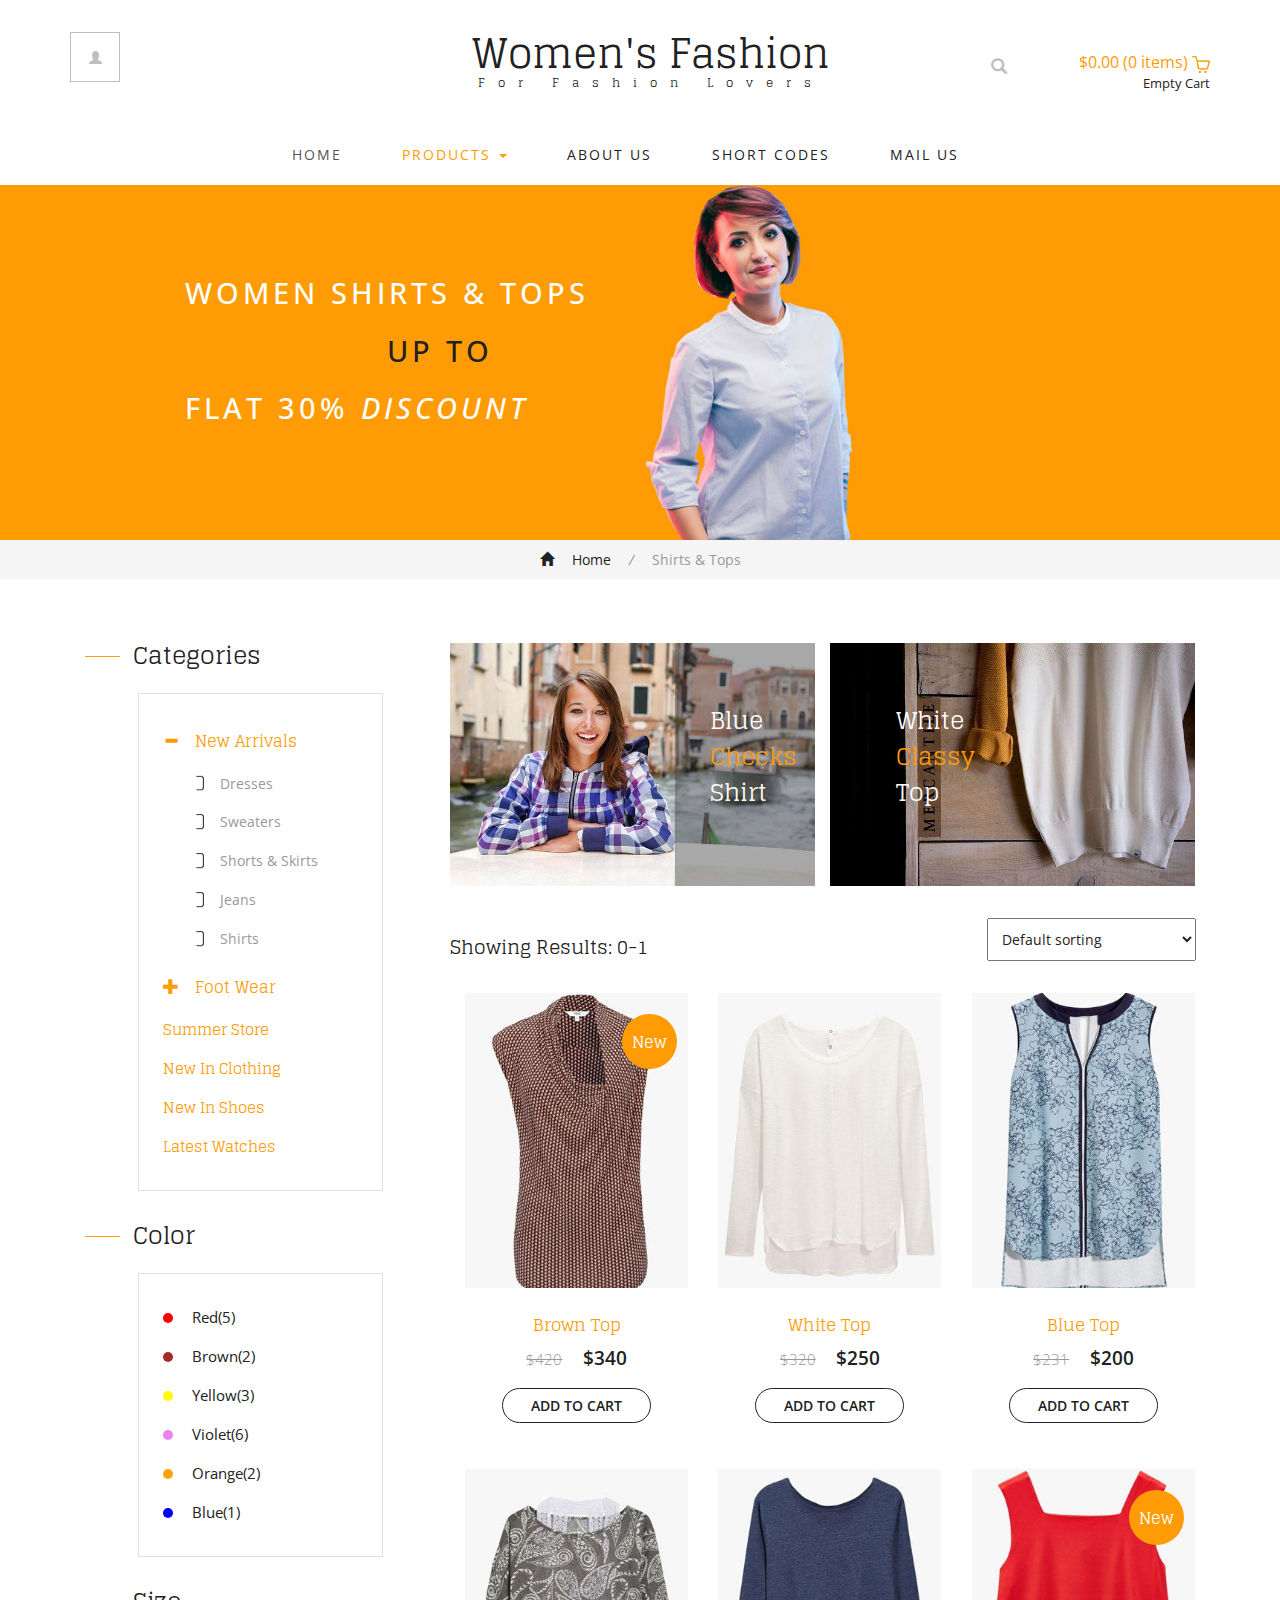
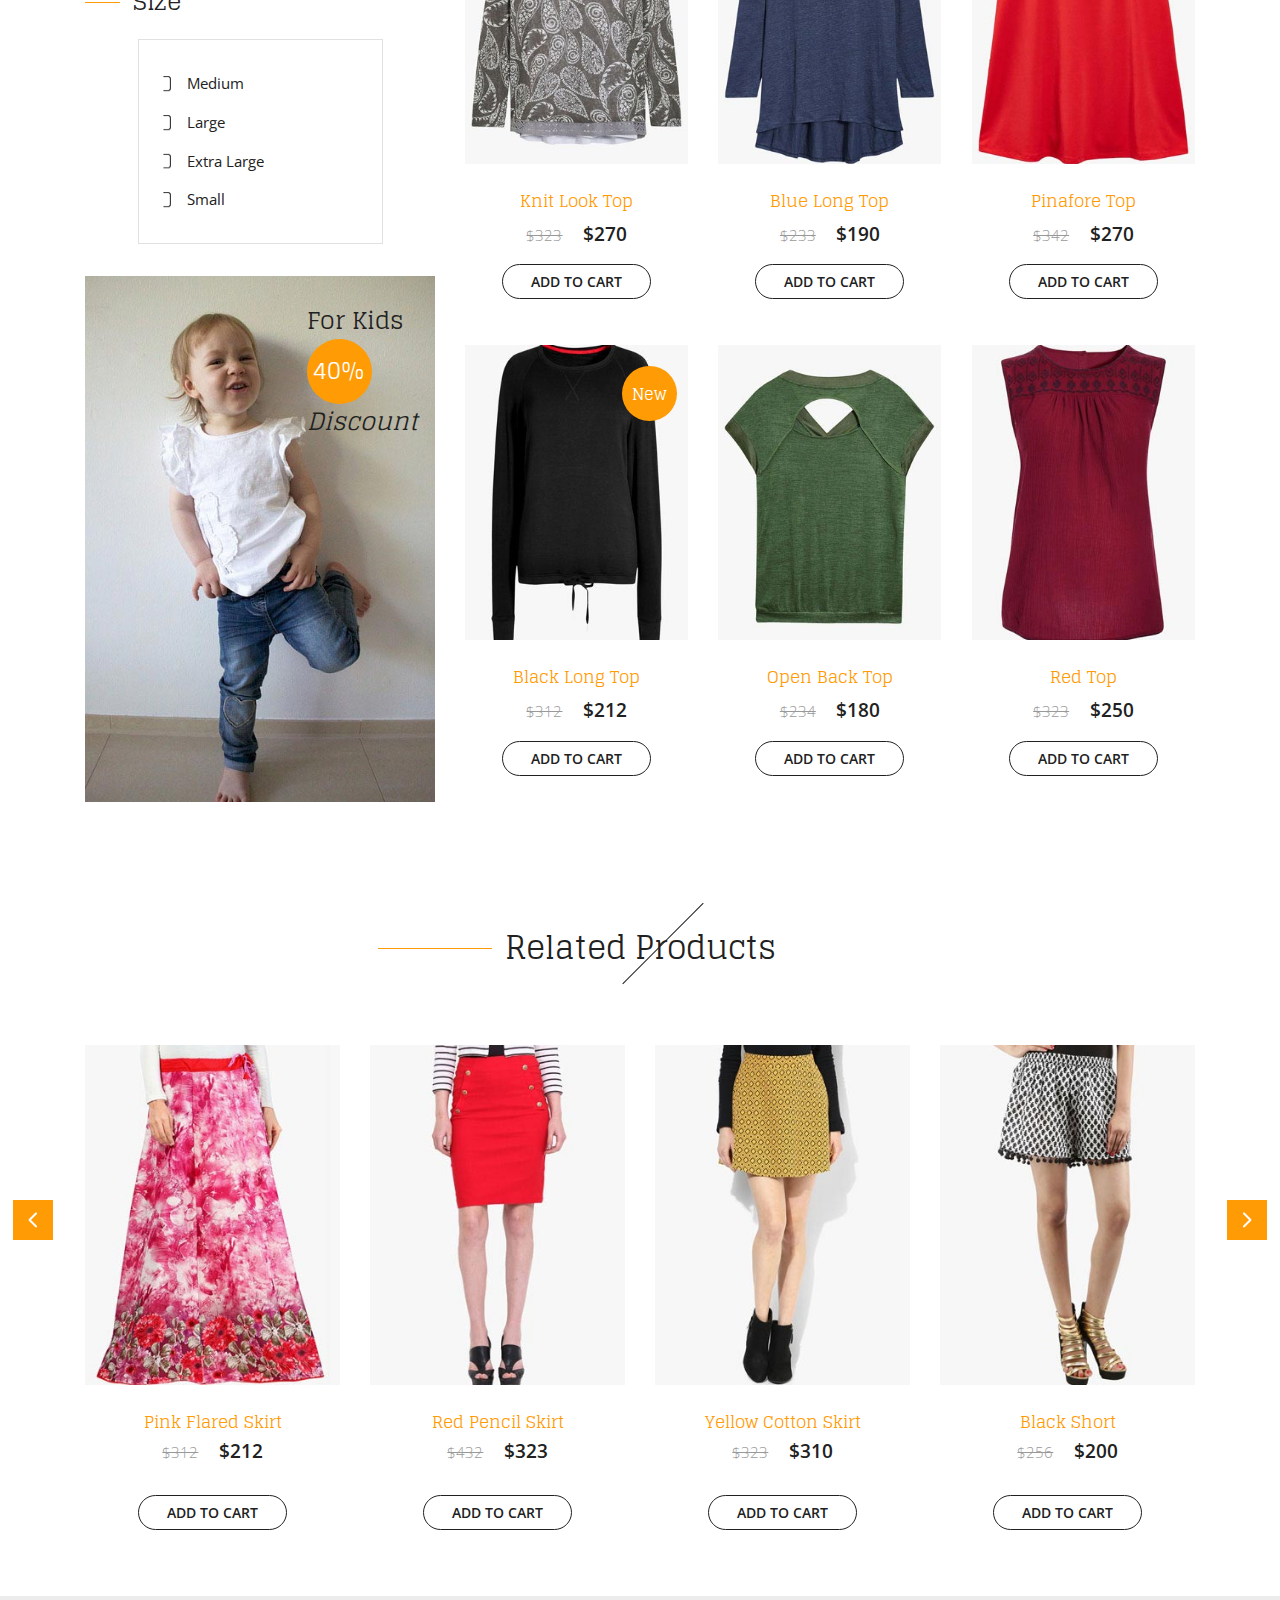
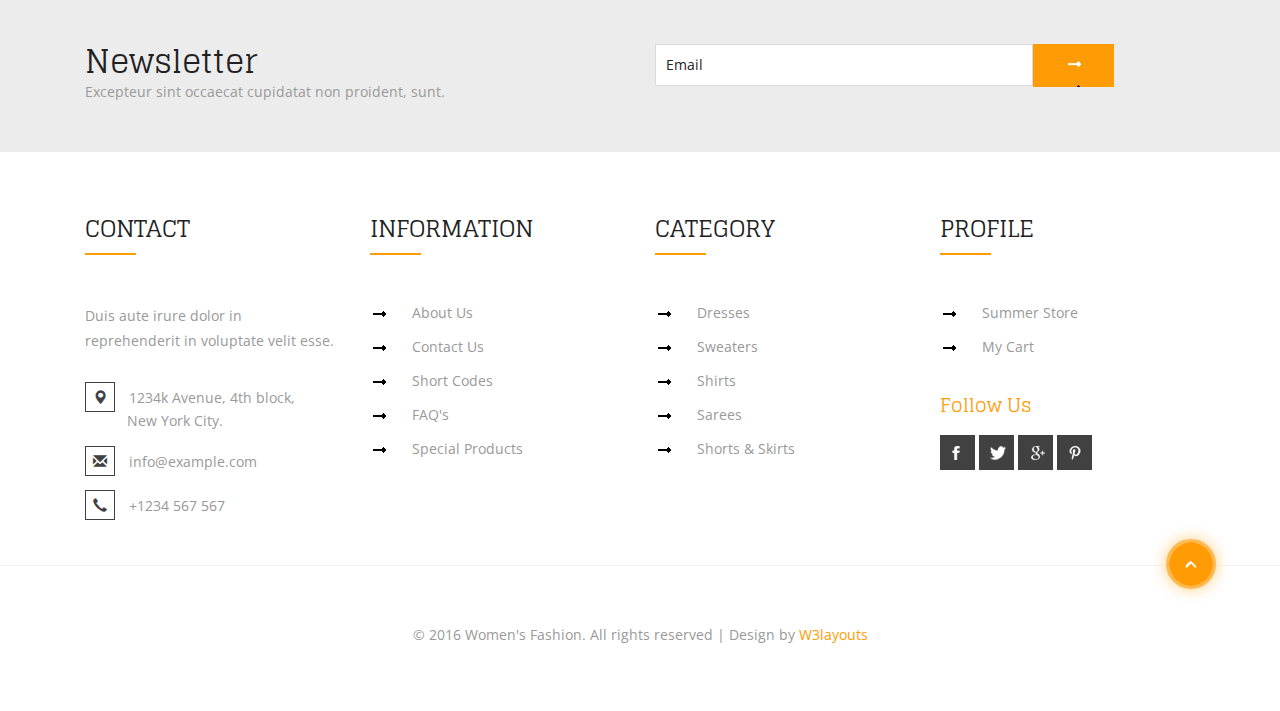
<file: web/shirts.html>
<!--
Author: W3layouts
Author URL: http://w3layouts.com
License: Creative Commons Attribution 3.0 Unported
License URL: http://creativecommons.org/licenses/by/3.0/
-->
<!DOCTYPE html>
<html>
<head>
<title>Women's Fashion a Ecommerce Online Shopping Category Flat Bootstrap Responsive Website Template | Shirts :: w3layouts</title>
<!-- for-mobile-apps -->
<meta name="viewport" content="width=device-width, initial-scale=1">
<meta http-equiv="Content-Type" content="text/html; charset=utf-8" />
<meta name="keywords" content="Women's Fashion Responsive web template, Bootstrap Web Templates, Flat Web Templates, Android Compatible web template, 
Smartphone Compatible web template, free webdesigns for Nokia, Samsung, LG, SonyEricsson, Motorola web design" />
<script type="application/x-javascript"> addEventListener("load", function() { setTimeout(hideURLbar, 0); }, false);
		function hideURLbar(){ window.scrollTo(0,1); } </script>
<!-- //for-mobile-apps -->
<link href="css/bootstrap.css" rel="stylesheet" type="text/css" media="all" />
<link href="css/style.css" rel="stylesheet" type="text/css" media="all" />
<link href="css/fasthover.css" rel="stylesheet" type="text/css" media="all" />
<!-- js -->
<script src="js/jquery.min.js"></script>
<!-- //js -->
<!-- cart -->
<script src="js/simpleCart.min.js"></script>
<!-- cart -->
<!-- for bootstrap working -->
<script type="text/javascript" src="js/bootstrap-3.1.1.min.js"></script>
<!-- //for bootstrap working -->
<link href='//fonts.googleapis.com/css?family=Glegoo:400,700' rel='stylesheet' type='text/css'>
<link href='//fonts.googleapis.com/css?family=Open+Sans:400,300,300italic,400italic,600,600italic,700,700italic,800,800italic' rel='stylesheet' type='text/css'>
<!-- start-smooth-scrolling -->
<script type="text/javascript">
	jQuery(document).ready(function($) {
		$(".scroll").click(function(event){		
			event.preventDefault();
			$('html,body').animate({scrollTop:$(this.hash).offset().top},1000);
		});
	});
</script>
<!-- //end-smooth-scrolling -->
</head>
	
<body>
<!-- header -->
	<div class="modal fade" id="myModal88" tabindex="-1" role="dialog" aria-labelledby="myLargeModalLabel"
		aria-hidden="true">
		<div class="modal-dialog modal-lg">
			<div class="modal-content">
				<div class="modal-header">
					<button type="button" class="close" data-dismiss="modal" aria-hidden="true">
						&times;</button>
					<h4 class="modal-title" id="myModalLabel">
						Don't Wait, Login now!</h4>
				</div>
				<div class="modal-body modal-body-sub">
					<div class="row">
						<div class="col-md-8 modal_body_left modal_body_left1" style="border-right: 1px dotted #C2C2C2;padding-right:3em;">
							<div class="sap_tabs">	
								<div id="horizontalTab" style="display: block; width: 100%; margin: 0px;">
									<ul>
										<li class="resp-tab-item" aria-controls="tab_item-0" role="tab"><span>Sign in</span></li>
										<li class="resp-tab-item" aria-controls="tab_item-1" role="tab"><span>Sign up</span></li>
									</ul>		
									<div class="tab-1 resp-tab-content" aria-labelledby="tab_item-0">
										<div class="facts">
											<div class="register">
												<form action="#" method="post">			
													<input name="Email" placeholder="Email Address" type="text" required="">						
													<input name="Password" placeholder="Password" type="password" required="">										
													<div class="sign-up">
														<input type="submit" value="Sign in"/>
													</div>
												</form>
											</div>
										</div> 
									</div>	

									<div class="tab-2 resp-tab-content" aria-labelledby="tab_item-1">
										<div class="facts">
											<div class="register">
												<form action="#" method="post">			
													<input placeholder="Name" name="Name" type="text" required="">
													<input placeholder="Email Address" name="Email" type="email" required="">	
													<input placeholder="Password" name="Password" type="password" required="">	
													<input placeholder="Confirm Password" name="Password" type="password" required="">
													<div class="sign-up">
														<input type="submit" value="Create Account"/>
													</div>
												</form>
											</div>
										</div>
									</div> 			        					            	      
								</div>	
							</div>
							<script src="js/easyResponsiveTabs.js" type="text/javascript"></script>
							<script type="text/javascript">
								$(document).ready(function () {
									$('#horizontalTab').easyResponsiveTabs({
										type: 'default', //Types: default, vertical, accordion           
										width: 'auto', //auto or any width like 600px
										fit: true   // 100% fit in a container
									});
								});
							</script>
							<div id="OR" class="hidden-xs">
								OR</div>
						</div>
						<div class="col-md-4 modal_body_right modal_body_right1">
							<div class="row text-center sign-with">
								<div class="col-md-12">
									<h3 class="other-nw">
										Sign in with</h3>
								</div>
								<div class="col-md-12">
									<ul class="social">
										<li class="social_facebook"><a href="#" class="entypo-facebook"></a></li>
										<li class="social_dribbble"><a href="#" class="entypo-dribbble"></a></li>
										<li class="social_twitter"><a href="#" class="entypo-twitter"></a></li>
										<li class="social_behance"><a href="#" class="entypo-behance"></a></li>
									</ul>
								</div>
							</div>
						</div>
					</div>
				</div>
			</div>
		</div>
	</div>
	<div class="header">
		<div class="container">
			<div class="w3l_login">
				<a href="#" data-toggle="modal" data-target="#myModal88"><span class="glyphicon glyphicon-user" aria-hidden="true"></span></a>
			</div>
			<div class="w3l_logo">
				<h1><a href="index.html">Women's Fashion<span>For Fashion Lovers</span></a></h1>
			</div>
			<div class="search">
				<input class="search_box" type="checkbox" id="search_box">
				<label class="icon-search" for="search_box"><span class="glyphicon glyphicon-search" aria-hidden="true"></span></label>
				<div class="search_form">
					<form action="#" method="post">
						<input type="text" name="Search" placeholder="Search...">
						<input type="submit" value="Send">
					</form>
				</div>
			</div>
			<div class="cart box_1">
				<a href="checkout.html">
					<div class="total">
					<span class="simpleCart_total"></span> (<span id="simpleCart_quantity" class="simpleCart_quantity"></span> items)</div>
					<img src="images/bag.png" alt="" />
				</a>
				<p><a href="javascript:;" class="simpleCart_empty">Empty Cart</a></p>
				<div class="clearfix"> </div>
			</div>	
			<div class="clearfix"> </div>
		</div>
	</div>
	<div class="navigation">
		<div class="container">
			<nav class="navbar navbar-default">
				<!-- Brand and toggle get grouped for better mobile display -->
				<div class="navbar-header nav_2">
					<button type="button" class="navbar-toggle collapsed navbar-toggle1" data-toggle="collapse" data-target="#bs-megadropdown-tabs">
						<span class="sr-only">Toggle navigation</span>
						<span class="icon-bar"></span>
						<span class="icon-bar"></span>
						<span class="icon-bar"></span>
					</button>
				</div> 
				<div class="collapse navbar-collapse" id="bs-megadropdown-tabs">
					<ul class="nav navbar-nav">
						<li class="active"><a href="index.html">Home</a></li>	
						<!-- Mega Menu -->
						<li class="dropdown">
							<a href="#" class="dropdown-toggle act" data-toggle="dropdown">Products <b class="caret"></b></a>
							<ul class="dropdown-menu multi-column columns-3">
								<div class="row">
									<div class="col-sm-3">
										<ul class="multi-column-dropdown">
											<h6>Clothing</h6>
											<li><a href="dresses.html">Dresses<span>New</span></a></li>
											<li><a href="sweaters.html">Sweaters</a></li>
											<li><a href="skirts.html">Shorts & Skirts</a></li>
											<li><a href="jeans.html">Jeans</a></li>
											<li><a href="shirts.html">Shirts & Tops<span>New</span></a></li>
										</ul>
									</div>
									<div class="col-sm-3">
										<ul class="multi-column-dropdown">
											<h6>Ethnic Wear</h6>
											<li><a href="salwars.html">Salwars</a></li>
											<li><a href="sarees.html">Sarees<span>New</span></a></li>
											<li><a href="products.html"><i>Summer Store</i></a></li>
										</ul>
									</div>
									<div class="col-sm-2">
										<ul class="multi-column-dropdown">
											<h6>Foot Wear</h6>
											<li><a href="sandals.html">Flats</a></li>
											<li><a href="sandals.html">Sandals</a></li>
											<li><a href="sandals.html">Boots</a></li>
											<li><a href="sandals.html">Heels</a></li>
										</ul>
									</div>
									<div class="col-sm-4">
										<div class="w3ls_products_pos">
											<h4>50%<i>Off/-</i></h4>
											<img src="images/1.jpg" alt=" " class="img-responsive" />
										</div>
									</div>
									<div class="clearfix"></div>
								</div>
							</ul>
						</li>
						<li><a href="about.html">About Us</a></li>
						<li><a href="short-codes.html">Short Codes</a></li>
						<li><a href="mail.html">Mail Us</a></li>
					</ul>
				</div>
			</nav>
		</div>
	</div>
<!-- //header -->
<!-- banner -->
	<div class="banner5" id="home1">
		<div class="container">
			<h2>Women Shirts & Tops<span>up to</span> Flat 30% <i>Discount</i></h2>
		</div>
	</div>
<!-- //banner -->

<!-- breadcrumbs -->
	<div class="breadcrumb_dress">
		<div class="container">
			<ul>
				<li><a href="index.html"><span class="glyphicon glyphicon-home" aria-hidden="true"></span> Home</a> <i>/</i></li>
				<li>Shirts & Tops</li>
			</ul>
		</div>
	</div>
<!-- //breadcrumbs -->

<!-- dresses -->
	<div class="dresses">
		<div class="container">
			<div class="w3ls_dresses_grids">
				<div class="col-md-4 w3ls_dresses_grid_left">
					<div class="w3ls_dresses_grid_left_grid">
						<h3>Categories</h3>
						<div class="w3ls_dresses_grid_left_grid_sub">
							<div class="panel-group" id="accordion" role="tablist" aria-multiselectable="true">
							  <div class="panel panel-default">
								<div class="panel-heading" role="tab" id="headingOne">
								  <h4 class="panel-title asd">
									<a class="pa_italic" role="button" data-toggle="collapse" data-parent="#accordion" href="#collapseOne" aria-expanded="true" aria-controls="collapseOne">
									  <span class="glyphicon glyphicon-plus" aria-hidden="true"></span><i class="glyphicon glyphicon-minus" aria-hidden="true"></i>New Arrivals
									</a>
								  </h4>
								</div>
								<div id="collapseOne" class="panel-collapse collapse in" role="tabpanel" aria-labelledby="headingOne">
								  <div class="panel-body panel_text">
									<ul>
										<li><a href="dresses.html">Dresses</a></li>
										<li><a href="sweaters.html">Sweaters</a></li>
										<li><a href="skirts.html">Shorts & Skirts</a></li>
										<li><a href="jeans.html">Jeans</a></li>
										<li><a href="shirts.html">Shirts</a></li>
									</ul>
								  </div>
								</div>
							  </div>
							  <div class="panel panel-default">
								<div class="panel-heading" role="tab" id="headingTwo">
								  <h4 class="panel-title asd">
									<a class="pa_italic collapsed" role="button" data-toggle="collapse" data-parent="#accordion" href="#collapseTwo" aria-expanded="false" aria-controls="collapseTwo">
									  <span class="glyphicon glyphicon-plus" aria-hidden="true"></span><i class="glyphicon glyphicon-minus" aria-hidden="true"></i>Foot Wear
									</a>
								  </h4>
								</div>
								<div id="collapseTwo" class="panel-collapse collapse" role="tabpanel" aria-labelledby="headingTwo">
								   <div class="panel-body panel_text">
									<ul>
										<li><a href="sandals.html">Flats</a></li>
										<li><a href="sandals.html">Sandals</a></li>
										<li><a href="sandals.html">Boots</a></li>
										<li><a href="sandals.html">Heals</a></li>
										<li><a href="sandals.html">Shirts</a></li>
									</ul>
								  </div>
								</div>
							  </div>
							</div>
							<ul class="panel_bottom">
								<li><a href="products.html">Summer Store</a></li>
								<li><a href="dresses.html">New In Clothing</a></li>
								<li><a href="sandals.html">New In Shoes</a></li>
								<li><a href="products.html">Latest Watches</a></li>
							</ul>
						</div>
					</div>
					<div class="w3ls_dresses_grid_left_grid">
						<h3>Color</h3>
						<div class="w3ls_dresses_grid_left_grid_sub">
							<div class="ecommerce_color">
								<ul>
									<li><a href="#"><i></i> Red(5)</a></li>
									<li><a href="#"><i></i> Brown(2)</a></li>
									<li><a href="#"><i></i> Yellow(3)</a></li>
									<li><a href="#"><i></i> Violet(6)</a></li>
									<li><a href="#"><i></i> Orange(2)</a></li>
									<li><a href="#"><i></i> Blue(1)</a></li>
								</ul>
							</div>
						</div>
					</div>
					<div class="w3ls_dresses_grid_left_grid">
						<h3>Size</h3>
						<div class="w3ls_dresses_grid_left_grid_sub">
							<div class="ecommerce_color ecommerce_size">
								<ul>
									<li><a href="#">Medium</a></li>
									<li><a href="#">Large</a></li>
									<li><a href="#">Extra Large</a></li>
									<li><a href="#">Small</a></li>
								</ul>
							</div>
						</div>
					</div>
					<div class="w3ls_dresses_grid_left_grid">
						<div class="dresses_img_hover">
							<img src="images/60.jpg" alt=" " class="img-responsive" />
							<div class="dresses_img_hover_pos">
								<h4>For Kids <span>40%</span><i>Discount</i></h4>
							</div>
						</div>
					</div>
				</div>
				<div class="col-md-8 w3ls_dresses_grid_right">
					<div class="col-md-6 w3ls_dresses_grid_right_left">
						<div class="w3ls_dresses_grid_right_grid1">
							<img src="images/64.jpg" alt=" " class="img-responsive" />
							<div class="w3ls_dresses_grid_right_grid1_pos1">
								<h3>Blue <span>Checks</span> Shirt</h3>
							</div>
						</div>
					</div>
					<div class="col-md-6 w3ls_dresses_grid_right_left">
						<div class="w3ls_dresses_grid_right_grid1">
							<img src="images/65.jpg" alt=" " class="img-responsive" />
							<div class="w3ls_dresses_grid_right_grid1_pos">
								<h3>White <span>Classy</span> Top</h3>
							</div>
						</div>
					</div>
					<div class="clearfix"> </div>

					<div class="w3ls_dresses_grid_right_grid2">
						<div class="w3ls_dresses_grid_right_grid2_left">
							<h3>Showing Results: 0-1</h3>
						</div>
						<div class="w3ls_dresses_grid_right_grid2_right">
							<select name="select_item" class="select_item">
								<option selected="selected">Default sorting</option>
								<option>Sort by popularity</option>
								<option>Sort by average rating</option>
								<option>Sort by newness</option>
								<option>Sort by price: low to high</option>
								<option>Sort by price: high to low</option>
							</select>
						</div>
						<div class="clearfix"> </div>
					</div>
					<div class="w3ls_dresses_grid_right_grid3">
						<div class="col-md-4 agileinfo_new_products_grid agileinfo_new_products_grid_dresses">
							<div class="agile_ecommerce_tab_left dresses_grid">
								<div class="hs-wrapper hs-wrapper2">
									<img src="images/t1.jpg" alt=" " class="img-responsive" />
									<img src="images/t2.jpg" alt=" " class="img-responsive" />
									<img src="images/t3.jpg" alt=" " class="img-responsive" />
									<img src="images/t4.jpg" alt=" " class="img-responsive" />
									<img src="images/t5.jpg" alt=" " class="img-responsive" />
									<img src="images/t6.jpg" alt=" " class="img-responsive" />
									<img src="images/t7.jpg" alt=" " class="img-responsive" />
									<img src="images/t8.jpg" alt=" " class="img-responsive" />
									<div class="w3_hs_bottom w3_hs_bottom_sub1">
										<ul>
											<li>
												<a href="#" data-toggle="modal" data-target="#myModal"><span class="glyphicon glyphicon-eye-open" aria-hidden="true"></span></a>
											</li>
										</ul>
									</div>
								</div>
								<h5><a href="single.html">Brown Top</a></h5>
								<div class="simpleCart_shelfItem">
									<p><span>$420</span> <i class="item_price">$340</i></p>
									<p><a class="item_add" href="#">Add to cart</a></p>
								</div>
								<div class="dresses_grid_pos">
									<h6>New</h6>
								</div>
							</div>
						</div>
						<div class="col-md-4 agileinfo_new_products_grid agileinfo_new_products_grid_dresses">
							<div class="agile_ecommerce_tab_left dresses_grid">
								<div class="hs-wrapper hs-wrapper2">
									<img src="images/t2.jpg" alt=" " class="img-responsive" />
									<img src="images/t3.jpg" alt=" " class="img-responsive" />
									<img src="images/t4.jpg" alt=" " class="img-responsive" />
									<img src="images/t5.jpg" alt=" " class="img-responsive" />
									<img src="images/t6.jpg" alt=" " class="img-responsive" />
									<img src="images/t7.jpg" alt=" " class="img-responsive" />
									<img src="images/t8.jpg" alt=" " class="img-responsive" />
									<img src="images/t9.jpg" alt=" " class="img-responsive" />
									<div class="w3_hs_bottom w3_hs_bottom_sub1">
										<ul>
											<li>
												<a href="#" data-toggle="modal" data-target="#myModal"><span class="glyphicon glyphicon-eye-open" aria-hidden="true"></span></a>
											</li>
										</ul>
									</div>
								</div>
								<h5><a href="single.html">White Top</a></h5>
								<div class="simpleCart_shelfItem">
									<p><span>$320</span> <i class="item_price">$250</i></p>
									<p><a class="item_add" href="#">Add to cart</a></p>
								</div>
							</div>
						</div>
						<div class="col-md-4 agileinfo_new_products_grid agileinfo_new_products_grid_dresses">
							<div class="agile_ecommerce_tab_left dresses_grid">
								<div class="hs-wrapper hs-wrapper2">
									<img src="images/t3.jpg" alt=" " class="img-responsive" />
									<img src="images/t4.jpg" alt=" " class="img-responsive" />
									<img src="images/t5.jpg" alt=" " class="img-responsive" />
									<img src="images/t6.jpg" alt=" " class="img-responsive" />
									<img src="images/t7.jpg" alt=" " class="img-responsive" />
									<img src="images/t8.jpg" alt=" " class="img-responsive" />
									<img src="images/t9.jpg" alt=" " class="img-responsive" />
									<img src="images/t1.jpg" alt=" " class="img-responsive" />
									<div class="w3_hs_bottom w3_hs_bottom_sub1">
										<ul>
											<li>
												<a href="#" data-toggle="modal" data-target="#myModal"><span class="glyphicon glyphicon-eye-open" aria-hidden="true"></span></a>
											</li>
										</ul>
									</div>
								</div>
								<h5><a href="single.html">Blue Top</a></h5>
								<div class="simpleCart_shelfItem">
									<p><span>$231</span> <i class="item_price">$200</i></p>
									<p><a class="item_add" href="#">Add to cart</a></p>
								</div>
							</div>
						</div>
						<div class="clearfix"> </div>
					</div>
					<div class="w3ls_dresses_grid_right_grid3">
						<div class="col-md-4 agileinfo_new_products_grid agileinfo_new_products_grid_dresses">
							<div class="agile_ecommerce_tab_left dresses_grid">
								<div class="hs-wrapper hs-wrapper2">
									<img src="images/t5.jpg" alt=" " class="img-responsive" />
									<img src="images/t6.jpg" alt=" " class="img-responsive" />
									<img src="images/t7.jpg" alt=" " class="img-responsive" />
									<img src="images/t8.jpg" alt=" " class="img-responsive" />
									<img src="images/t9.jpg" alt=" " class="img-responsive" />
									<img src="images/t2.jpg" alt=" " class="img-responsive" />
									<img src="images/t3.jpg" alt=" " class="img-responsive" />
									<img src="images/t4.jpg" alt=" " class="img-responsive" />
									<div class="w3_hs_bottom w3_hs_bottom_sub1">
										<ul>
											<li>
												<a href="#" data-toggle="modal" data-target="#myModal"><span class="glyphicon glyphicon-eye-open" aria-hidden="true"></span></a>
											</li>
										</ul>
									</div>
								</div>
								<h5><a href="single.html">Knit Look Top</a></h5>
								<div class="simpleCart_shelfItem">
									<p><span>$323</span> <i class="item_price">$270</i></p>
									<p><a class="item_add" href="#">Add to cart</a></p>
								</div>
							</div>
						</div>
						<div class="col-md-4 agileinfo_new_products_grid agileinfo_new_products_grid_dresses">
							<div class="agile_ecommerce_tab_left dresses_grid">
								<div class="hs-wrapper hs-wrapper2">
									<img src="images/t6.jpg" alt=" " class="img-responsive" />
									<img src="images/t7.jpg" alt=" " class="img-responsive" />
									<img src="images/t8.jpg" alt=" " class="img-responsive" />
									<img src="images/t9.jpg" alt=" " class="img-responsive" />
									<img src="images/t2.jpg" alt=" " class="img-responsive" />
									<img src="images/t3.jpg" alt=" " class="img-responsive" />
									<img src="images/t4.jpg" alt=" " class="img-responsive" />
									<img src="images/t5.jpg" alt=" " class="img-responsive" />
									<div class="w3_hs_bottom w3_hs_bottom_sub1">
										<ul>
											<li>
												<a href="#" data-toggle="modal" data-target="#myModal"><span class="glyphicon glyphicon-eye-open" aria-hidden="true"></span></a>
											</li>
										</ul>
									</div>
								</div>
								<h5><a href="single.html">Blue Long Top</a></h5>
								<div class="simpleCart_shelfItem">
									<p><span>$233</span> <i class="item_price">$190</i></p>
									<p><a class="item_add" href="#">Add to cart</a></p>
								</div>
							</div>
						</div>
						<div class="col-md-4 agileinfo_new_products_grid agileinfo_new_products_grid_dresses">
							<div class="agile_ecommerce_tab_left dresses_grid">
								<div class="hs-wrapper hs-wrapper2">
									<img src="images/t7.jpg" alt=" " class="img-responsive" />
									<img src="images/t8.jpg" alt=" " class="img-responsive" />
									<img src="images/t1.jpg" alt=" " class="img-responsive" />
									<img src="images/t2.jpg" alt=" " class="img-responsive" />
									<img src="images/t3.jpg" alt=" " class="img-responsive" />
									<img src="images/t4.jpg" alt=" " class="img-responsive" />
									<img src="images/t5.jpg" alt=" " class="img-responsive" />
									<img src="images/t6.jpg" alt=" " class="img-responsive" />
									<div class="w3_hs_bottom w3_hs_bottom_sub1">
										<ul>
											<li>
												<a href="#" data-toggle="modal" data-target="#myModal"><span class="glyphicon glyphicon-eye-open" aria-hidden="true"></span></a>
											</li>
										</ul>
									</div>
								</div>
								<h5><a href="single.html">Pinafore Top</a></h5>
								<div class="simpleCart_shelfItem">
									<p><span>$342</span> <i class="item_price">$270</i></p>
									<p><a class="item_add" href="#">Add to cart</a></p>
								</div>
								<div class="dresses_grid_pos">
									<h6>New</h6>
								</div>
							</div>
						</div>
						<div class="clearfix"> </div>
					</div>
					<div class="w3ls_dresses_grid_right_grid3">
						<div class="col-md-4 agileinfo_new_products_grid agileinfo_new_products_grid_dresses">
							<div class="agile_ecommerce_tab_left dresses_grid">
								<div class="hs-wrapper hs-wrapper2">
									<img src="images/t8.jpg" alt=" " class="img-responsive" />
									<img src="images/t1.jpg" alt=" " class="img-responsive" />
									<img src="images/t2.jpg" alt=" " class="img-responsive" />
									<img src="images/t3.jpg" alt=" " class="img-responsive" />
									<img src="images/t4.jpg" alt=" " class="img-responsive" />
									<img src="images/t5.jpg" alt=" " class="img-responsive" />
									<img src="images/t6.jpg" alt=" " class="img-responsive" />
									<img src="images/t7.jpg" alt=" " class="img-responsive" />
									<div class="w3_hs_bottom w3_hs_bottom_sub1">
										<ul>
											<li>
												<a href="#" data-toggle="modal" data-target="#myModal"><span class="glyphicon glyphicon-eye-open" aria-hidden="true"></span></a>
											</li>
										</ul>
									</div>
								</div>
								<h5><a href="single.html">Black Long Top</a></h5>
								<div class="simpleCart_shelfItem">
									<p><span>$312</span> <i class="item_price">$212</i></p>
									<p><a class="item_add" href="#">Add to cart</a></p>
								</div>
								<div class="dresses_grid_pos">
									<h6>New</h6>
								</div>
							</div>
						</div>
						<div class="col-md-4 agileinfo_new_products_grid agileinfo_new_products_grid_dresses">
							<div class="agile_ecommerce_tab_left dresses_grid">
								<div class="hs-wrapper hs-wrapper2">
									<img src="images/t9.jpg" alt=" " class="img-responsive" />
									<img src="images/t3.jpg" alt=" " class="img-responsive" />
									<img src="images/t2.jpg" alt=" " class="img-responsive" />
									<img src="images/t1.jpg" alt=" " class="img-responsive" />
									<img src="images/t8.jpg" alt=" " class="img-responsive" />
									<img src="images/t5.jpg" alt=" " class="img-responsive" />
									<img src="images/t6.jpg" alt=" " class="img-responsive" />
									<img src="images/t7.jpg" alt=" " class="img-responsive" />
									<div class="w3_hs_bottom w3_hs_bottom_sub1">
										<ul>
											<li>
												<a href="#" data-toggle="modal" data-target="#myModal"><span class="glyphicon glyphicon-eye-open" aria-hidden="true"></span></a>
											</li>
										</ul>
									</div>
								</div>
								<h5><a href="single.html">Open Back Top</a></h5>
								<div class="simpleCart_shelfItem">
									<p><span>$234</span> <i class="item_price">$180</i></p>
									<p><a class="item_add" href="#">Add to cart</a></p>
								</div>
							</div>
						</div>
						<div class="col-md-4 agileinfo_new_products_grid agileinfo_new_products_grid_dresses">
							<div class="agile_ecommerce_tab_left dresses_grid">
								<div class="hs-wrapper hs-wrapper2">
									<img src="images/t4.jpg" alt=" " class="img-responsive" />
									<img src="images/t1.jpg" alt=" " class="img-responsive" />
									<img src="images/t2.jpg" alt=" " class="img-responsive" />
									<img src="images/t3.jpg" alt=" " class="img-responsive" />
									<img src="images/t4.jpg" alt=" " class="img-responsive" />
									<img src="images/t5.jpg" alt=" " class="img-responsive" />
									<img src="images/t6.jpg" alt=" " class="img-responsive" />
									<img src="images/t7.jpg" alt=" " class="img-responsive" />
									<div class="w3_hs_bottom w3_hs_bottom_sub1">
										<ul>
											<li>
												<a href="#" data-toggle="modal" data-target="#myModal"><span class="glyphicon glyphicon-eye-open" aria-hidden="true"></span></a>
											</li>
										</ul>
									</div>
								</div>
								<h5><a href="single.html">Red Top</a></h5>
								<div class="simpleCart_shelfItem">
									<p><span>$323</span> <i class="item_price">$250</i></p>
									<p><a class="item_add" href="#">Add to cart</a></p>
								</div>
							</div>
						</div>
						<div class="clearfix"> </div>
					</div>
					<div class="modal video-modal fade" id="myModal6" tabindex="-1" role="dialog" aria-labelledby="myModal6">
						<div class="modal-dialog" role="document">
							<div class="modal-content">
								<div class="modal-header">
									<button type="button" class="close" data-dismiss="modal" aria-label="Close"><span aria-hidden="true">&times;</span></button>						
								</div>
								<section>
									<div class="modal-body">
										<div class="col-md-5 modal_body_left">
											<img src="images/39.jpg" alt=" " class="img-responsive" />
										</div>
										<div class="col-md-7 modal_body_right">
											<h4>a good look women's Long Skirt</h4>
											<p>Ut enim ad minim veniam, quis nostrud 
												exercitation ullamco laboris nisi ut aliquip ex ea 
												commodo consequat.Duis aute irure dolor in 
												reprehenderit in voluptate velit esse cillum dolore 
												eu fugiat nulla pariatur. Excepteur sint occaecat 
												cupidatat non proident, sunt in culpa qui officia 
												deserunt mollit anim id est laborum.</p>
											<div class="rating">
												<div class="rating-left">
													<img src="images/star-.png" alt=" " class="img-responsive" />
												</div>
												<div class="rating-left">
													<img src="images/star-.png" alt=" " class="img-responsive" />
												</div>
												<div class="rating-left">
													<img src="images/star-.png" alt=" " class="img-responsive" />
												</div>
												<div class="rating-left">
													<img src="images/star.png" alt=" " class="img-responsive" />
												</div>
												<div class="rating-left">
													<img src="images/star.png" alt=" " class="img-responsive" />
												</div>
												<div class="clearfix"> </div>
											</div>
											<div class="modal_body_right_cart simpleCart_shelfItem">
												<p><span>$320</span> <i class="item_price">$250</i></p>
												<p><a class="item_add" href="#">Add to cart</a></p>
											</div>
											<h5>Color</h5>
											<div class="color-quality">
												<ul>
													<li><a href="#"><span></span>Red</a></li>
													<li><a href="#" class="brown"><span></span>Yellow</a></li>
													<li><a href="#" class="purple"><span></span>Purple</a></li>
													<li><a href="#" class="gray"><span></span>Violet</a></li>
												</ul>
											</div>
										</div>
										<div class="clearfix"> </div>
									</div>
								</section>
							</div>
						</div>
					</div>
				</div>
				<div class="clearfix"> </div>
			</div>
		</div>
	</div>
	<div class="modal video-modal fade" id="myModal" tabindex="-1" role="dialog" aria-labelledby="myModal">
		<div class="modal-dialog" role="document">
			<div class="modal-content">
				<div class="modal-header">
					<button type="button" class="close" data-dismiss="modal" aria-label="Close"><span aria-hidden="true">&times;</span></button>						
				</div>
				<section>
					<div class="modal-body">
						<div class="col-md-5 modal_body_left">
							<img src="images/20.jpg" alt=" " class="img-responsive" />
						</div>
						<div class="col-md-7 modal_body_right">
							<h4>a good look women's shirt</h4>
							<p>Ut enim ad minim veniam, quis nostrud 
								exercitation ullamco laboris nisi ut aliquip ex ea 
								commodo consequat.Duis aute irure dolor in 
								reprehenderit in voluptate velit esse cillum dolore 
								eu fugiat nulla pariatur. Excepteur sint occaecat 
								cupidatat non proident, sunt in culpa qui officia 
								deserunt mollit anim id est laborum.</p>
							<div class="rating">
								<div class="rating-left">
									<img src="images/star-.png" alt=" " class="img-responsive" />
								</div>
								<div class="rating-left">
									<img src="images/star-.png" alt=" " class="img-responsive" />
								</div>
								<div class="rating-left">
									<img src="images/star-.png" alt=" " class="img-responsive" />
								</div>
								<div class="rating-left">
									<img src="images/star.png" alt=" " class="img-responsive" />
								</div>
								<div class="rating-left">
									<img src="images/star.png" alt=" " class="img-responsive" />
								</div>
								<div class="clearfix"> </div>
							</div>
							<div class="modal_body_right_cart simpleCart_shelfItem">
								<p><span>$320</span> <i class="item_price">$250</i></p>
								<p><a class="item_add" href="#">Add to cart</a></p>
							</div>
							<h5>Color</h5>
							<div class="color-quality">
								<ul>
									<li><a href="#"><span></span>Red</a></li>
									<li><a href="#" class="brown"><span></span>Yellow</a></li>
									<li><a href="#" class="purple"><span></span>Purple</a></li>
									<li><a href="#" class="gray"><span></span>Violet</a></li>
								</ul>
							</div>
						</div>
						<div class="clearfix"> </div>
					</div>
				</section>
			</div>
		</div>
	</div>
	<div class="w3l_related_products">
		<div class="container">
			<h3>Related Products</h3>
			<ul id="flexiselDemo2">			
				<li>
					<div class="w3l_related_products_grid">
						<div class="agile_ecommerce_tab_left dresses_grid">
							<div class="hs-wrapper hs-wrapper3">
								<img src="images/ss1.jpg" alt=" " class="img-responsive">
								<img src="images/ss2.jpg" alt=" " class="img-responsive">
								<img src="images/ss3.jpg" alt=" " class="img-responsive">
								<img src="images/ss4.jpg" alt=" " class="img-responsive">
								<img src="images/ss5.jpg" alt=" " class="img-responsive">
								<img src="images/ss6.jpg" alt=" " class="img-responsive">
								<img src="images/ss7.jpg" alt=" " class="img-responsive">
								<img src="images/ss8.jpg" alt=" " class="img-responsive">
								<div class="w3_hs_bottom">
									<div class="flex_ecommerce">
										<a href="#" data-toggle="modal" data-target="#myModal6"><span class="glyphicon glyphicon-eye-open" aria-hidden="true"></span></a>
									</div>
								</div>
							</div>
							<h5><a href="single.html">Pink Flared Skirt</a></h5>
							<div class="simpleCart_shelfItem">
								<p class="flexisel_ecommerce_cart"><span>$312</span> <i class="item_price">$212</i></p>
								<p><a class="item_add" href="#">Add to cart</a></p>
							</div>
						</div>
					</div>
				</li>
				<li>
					<div class="w3l_related_products_grid">
						<div class="agile_ecommerce_tab_left dresses_grid">
							<div class="hs-wrapper hs-wrapper3">
								<img src="images/ss2.jpg" alt=" " class="img-responsive">
								<img src="images/ss3.jpg" alt=" " class="img-responsive">
								<img src="images/ss4.jpg" alt=" " class="img-responsive">
								<img src="images/ss5.jpg" alt=" " class="img-responsive">
								<img src="images/ss6.jpg" alt=" " class="img-responsive">
								<img src="images/ss9.jpg" alt=" " class="img-responsive">
								<img src="images/ss7.jpg" alt=" " class="img-responsive">
								<img src="images/ss8.jpg" alt=" " class="img-responsive">
								<div class="w3_hs_bottom">
									<div class="flex_ecommerce">
										<a href="#" data-toggle="modal" data-target="#myModal6"><span class="glyphicon glyphicon-eye-open" aria-hidden="true"></span></a>
									</div>
								</div>
							</div>
							<h5><a href="single.html">Red Pencil Skirt</a></h5>
							<div class="simpleCart_shelfItem">
								<p class="flexisel_ecommerce_cart"><span>$432</span> <i class="item_price">$323</i></p>
								<p><a class="item_add" href="#">Add to cart</a></p>
							</div>
						</div>
					</div>
				</li>
				<li>
					<div class="w3l_related_products_grid">
						<div class="agile_ecommerce_tab_left dresses_grid">
							<div class="hs-wrapper hs-wrapper3">
								<img src="images/ss3.jpg" alt=" " class="img-responsive">
								<img src="images/ss4.jpg" alt=" " class="img-responsive">
								<img src="images/ss5.jpg" alt=" " class="img-responsive">
								<img src="images/ss6.jpg" alt=" " class="img-responsive">
								<img src="images/ss7.jpg" alt=" " class="img-responsive">
								<img src="images/ss8.jpg" alt=" " class="img-responsive">
								<img src="images/ss9.jpg" alt=" " class="img-responsive">
								<img src="images/ss1.jpg" alt=" " class="img-responsive">
								<div class="w3_hs_bottom">
									<div class="flex_ecommerce">
										<a href="#" data-toggle="modal" data-target="#myModal6"><span class="glyphicon glyphicon-eye-open" aria-hidden="true"></span></a>
									</div>
								</div>
							</div>
							<h5><a href="single.html">Yellow Cotton Skirt</a></h5>
							<div class="simpleCart_shelfItem">
								<p class="flexisel_ecommerce_cart"><span>$323</span> <i class="item_price">$310</i></p>
								<p><a class="item_add" href="#">Add to cart</a></p>
							</div>
						</div>
					</div>
				</li>
				<li>
					<div class="w3l_related_products_grid">
						<div class="agile_ecommerce_tab_left dresses_grid">
							<div class="hs-wrapper hs-wrapper3">
								<img src="images/ss4.jpg" alt=" " class="img-responsive">
								<img src="images/ss5.jpg" alt=" " class="img-responsive">
								<img src="images/ss6.jpg" alt=" " class="img-responsive">
								<img src="images/ss7.jpg" alt=" " class="img-responsive">
								<img src="images/ss8.jpg" alt=" " class="img-responsive">
								<img src="images/ss9.jpg" alt=" " class="img-responsive">
								<img src="images/ss1.jpg" alt=" " class="img-responsive">
								<img src="images/ss2.jpg" alt=" " class="img-responsive">
								<div class="w3_hs_bottom">
									<div class="flex_ecommerce">
										<a href="#" data-toggle="modal" data-target="#myModal6"><span class="glyphicon glyphicon-eye-open" aria-hidden="true"></span></a>
									</div>
								</div>
							</div>
							<h5><a href="single.html">Black Short</a></h5>
							<div class="simpleCart_shelfItem">
								<p class="flexisel_ecommerce_cart"><span>$256</span> <i class="item_price">$200</i></p>
								<p><a class="item_add" href="#">Add to cart</a></p>
							</div>
						</div>
					</div>
				</li>
			</ul>
				<script type="text/javascript">
					$(window).load(function() {
						$("#flexiselDemo2").flexisel({
							visibleItems:4,
							animationSpeed: 1000,
							autoPlay: true,
							autoPlaySpeed: 3000,    		
							pauseOnHover: true,
							enableResponsiveBreakpoints: true,
							responsiveBreakpoints: { 
								portrait: { 
									changePoint:480,
									visibleItems: 1
								}, 
								landscape: { 
									changePoint:640,
									visibleItems:2
								},
								tablet: { 
									changePoint:768,
									visibleItems: 3
								}
							}
						});
						
					});
				</script>
				<script type="text/javascript" src="js/jquery.flexisel.js"></script>
		</div>
	</div>
<!-- //dresses -->
<!-- newsletter -->
	<div class="newsletter">
		<div class="container">
			<div class="col-md-6 w3agile_newsletter_left">
				<h3>Newsletter</h3>
				<p>Excepteur sint occaecat cupidatat non proident, sunt.</p>
			</div>
			<div class="col-md-6 w3agile_newsletter_right">
				<form action="#" method="post">
					<input type="email" name="Email" value="Email" onfocus="this.value = '';" onblur="if (this.value == '') {this.value = 'Email';}" required="">
					<input type="submit" value="">
				</form>
			</div>
			<div class="clearfix"> </div>
		</div>
	</div>
<!-- //newsletter -->
<!-- footer -->
	<div class="footer">
		<div class="container">
			<div class="w3_footer_grids">
				<div class="col-md-3 w3_footer_grid">
					<h3>Contact</h3>
					<p>Duis aute irure dolor in reprehenderit in voluptate velit esse.</p>
					<ul class="address">
						<li><i class="glyphicon glyphicon-map-marker" aria-hidden="true"></i>1234k Avenue, 4th block, <span>New York City.</span></li>
						<li><i class="glyphicon glyphicon-envelope" aria-hidden="true"></i><a href="mailto:info@example.com">info@example.com</a></li>
						<li><i class="glyphicon glyphicon-earphone" aria-hidden="true"></i>+1234 567 567</li>
					</ul>
				</div>
				<div class="col-md-3 w3_footer_grid">
					<h3>Information</h3>
					<ul class="info"> 
						<li><a href="about.html">About Us</a></li>
						<li><a href="mail.html">Contact Us</a></li>
						<li><a href="short-codes.html">Short Codes</a></li>
						<li><a href="faq.html">FAQ's</a></li>
						<li><a href="products.html">Special Products</a></li>
					</ul>
				</div>
				<div class="col-md-3 w3_footer_grid">
					<h3>Category</h3>
					<ul class="info"> 
						<li><a href="dresses.html">Dresses</a></li>
						<li><a href="sweaters.html">Sweaters</a></li>
						<li><a href="shirts.html">Shirts</a></li>
						<li><a href="sarees.html">Sarees</a></li>
						<li><a href="skirts.html">Shorts & Skirts</a></li>
					</ul>
				</div>
				<div class="col-md-3 w3_footer_grid">
					<h3>Profile</h3>
					<ul class="info"> 
						<li><a href="products.html">Summer Store</a></li>
						<li><a href="checkout.html">My Cart</a></li>
					</ul>
					<h4>Follow Us</h4>
					<div class="agileits_social_button">
						<ul>
							<li><a href="#" class="facebook"> </a></li>
							<li><a href="#" class="twitter"> </a></li>
							<li><a href="#" class="google"> </a></li>
							<li><a href="#" class="pinterest"> </a></li>
						</ul>
					</div>
				</div>
				<div class="clearfix"> </div>
			</div>
		</div>
		<div class="footer-copy">
			<div class="footer-copy1">
				<div class="footer-copy-pos">
					<a href="#home1" class="scroll"><img src="images/arrow.png" alt=" " class="img-responsive" /></a>
				</div>
			</div>
			<div class="container">
				<p>&copy; 2016 Women's Fashion. All rights reserved | Design by <a href="http://w3layouts.com/">W3layouts</a></p>
			</div>
		</div>
	</div>
<!-- //footer -->
</body>
</html>
</file>
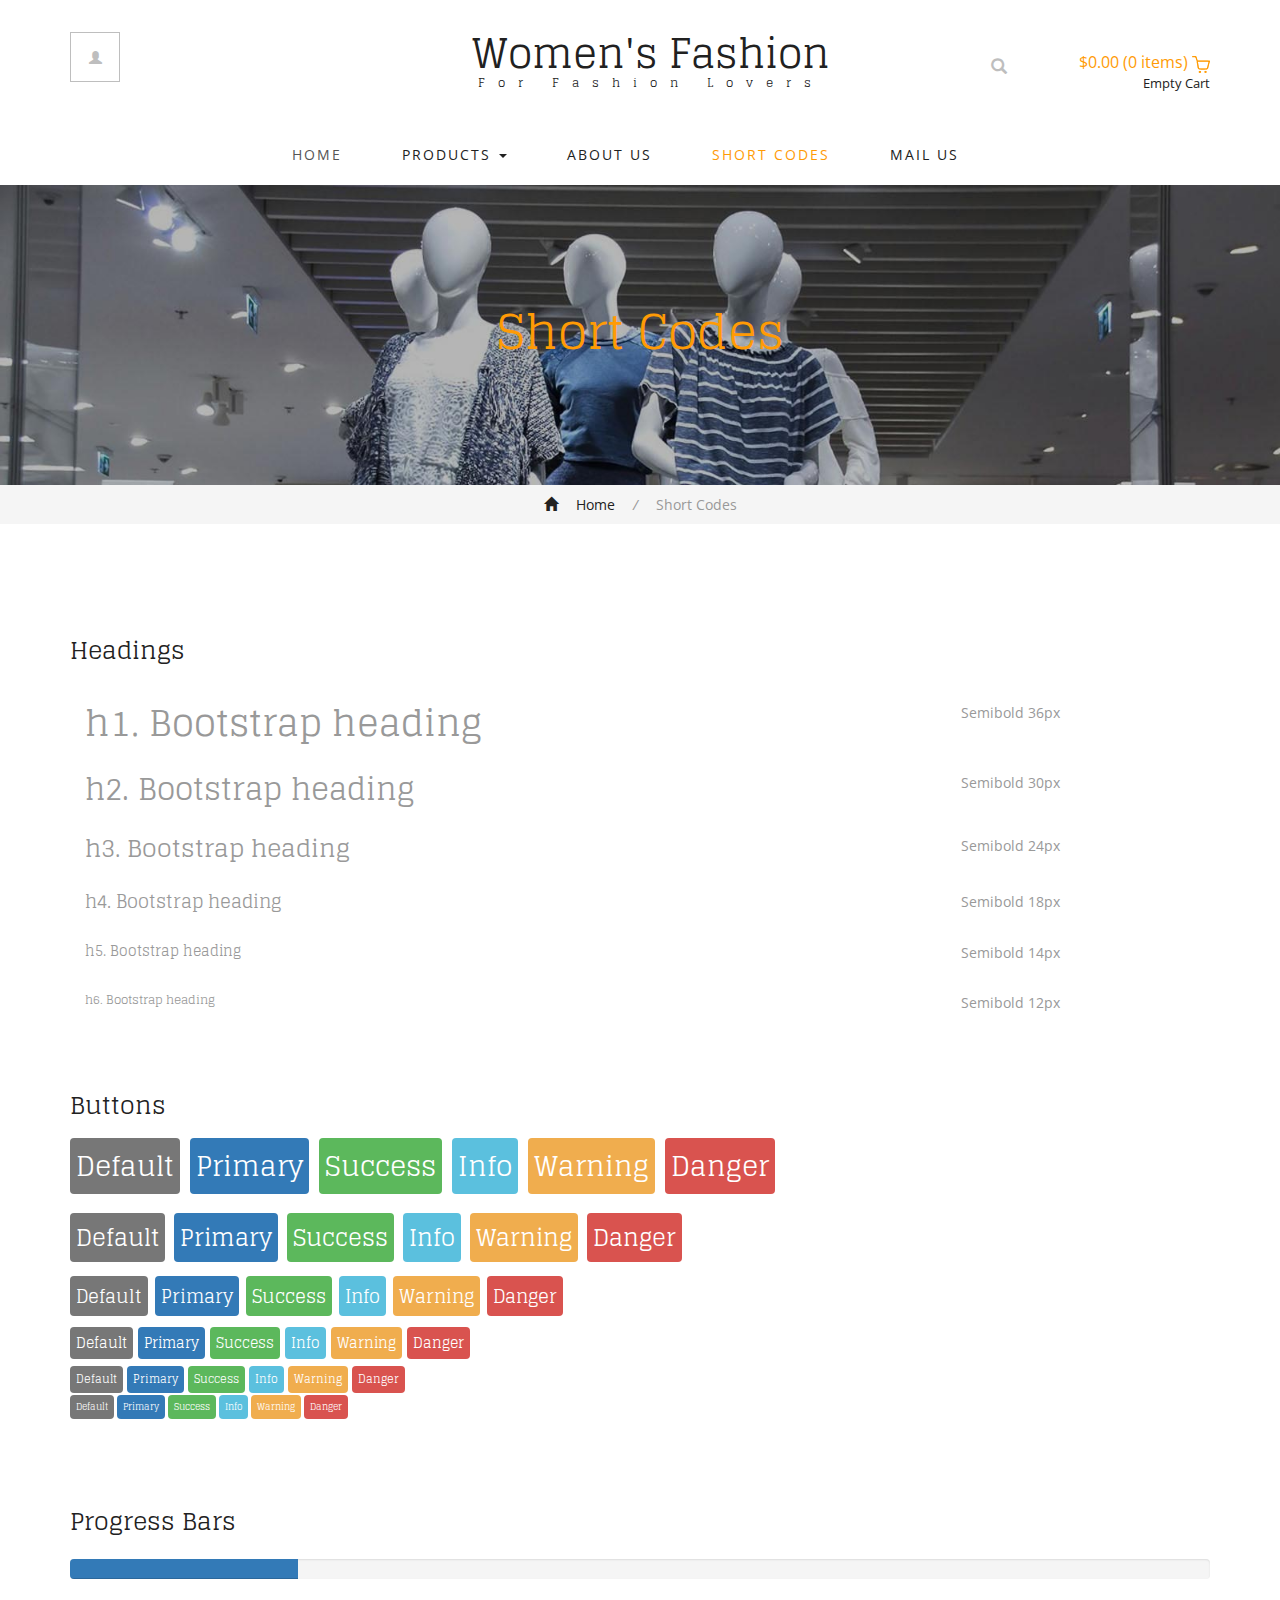
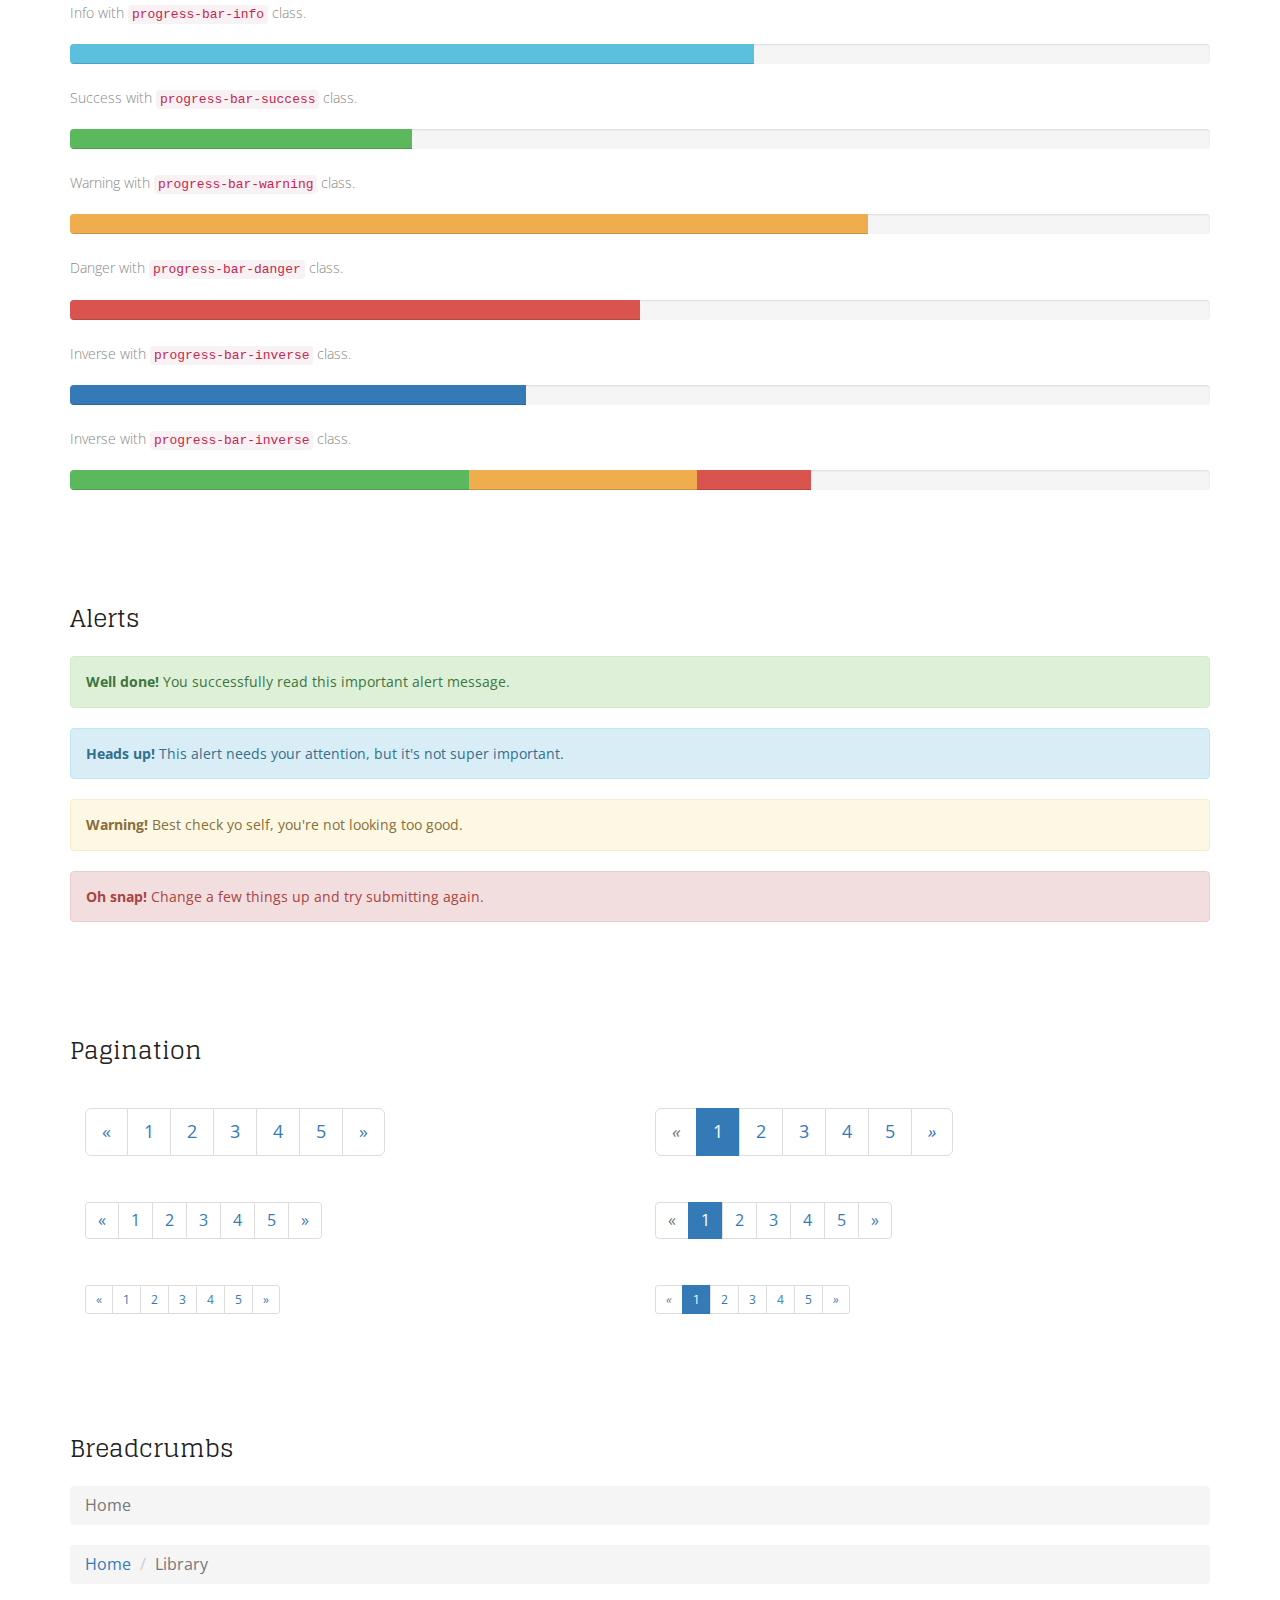
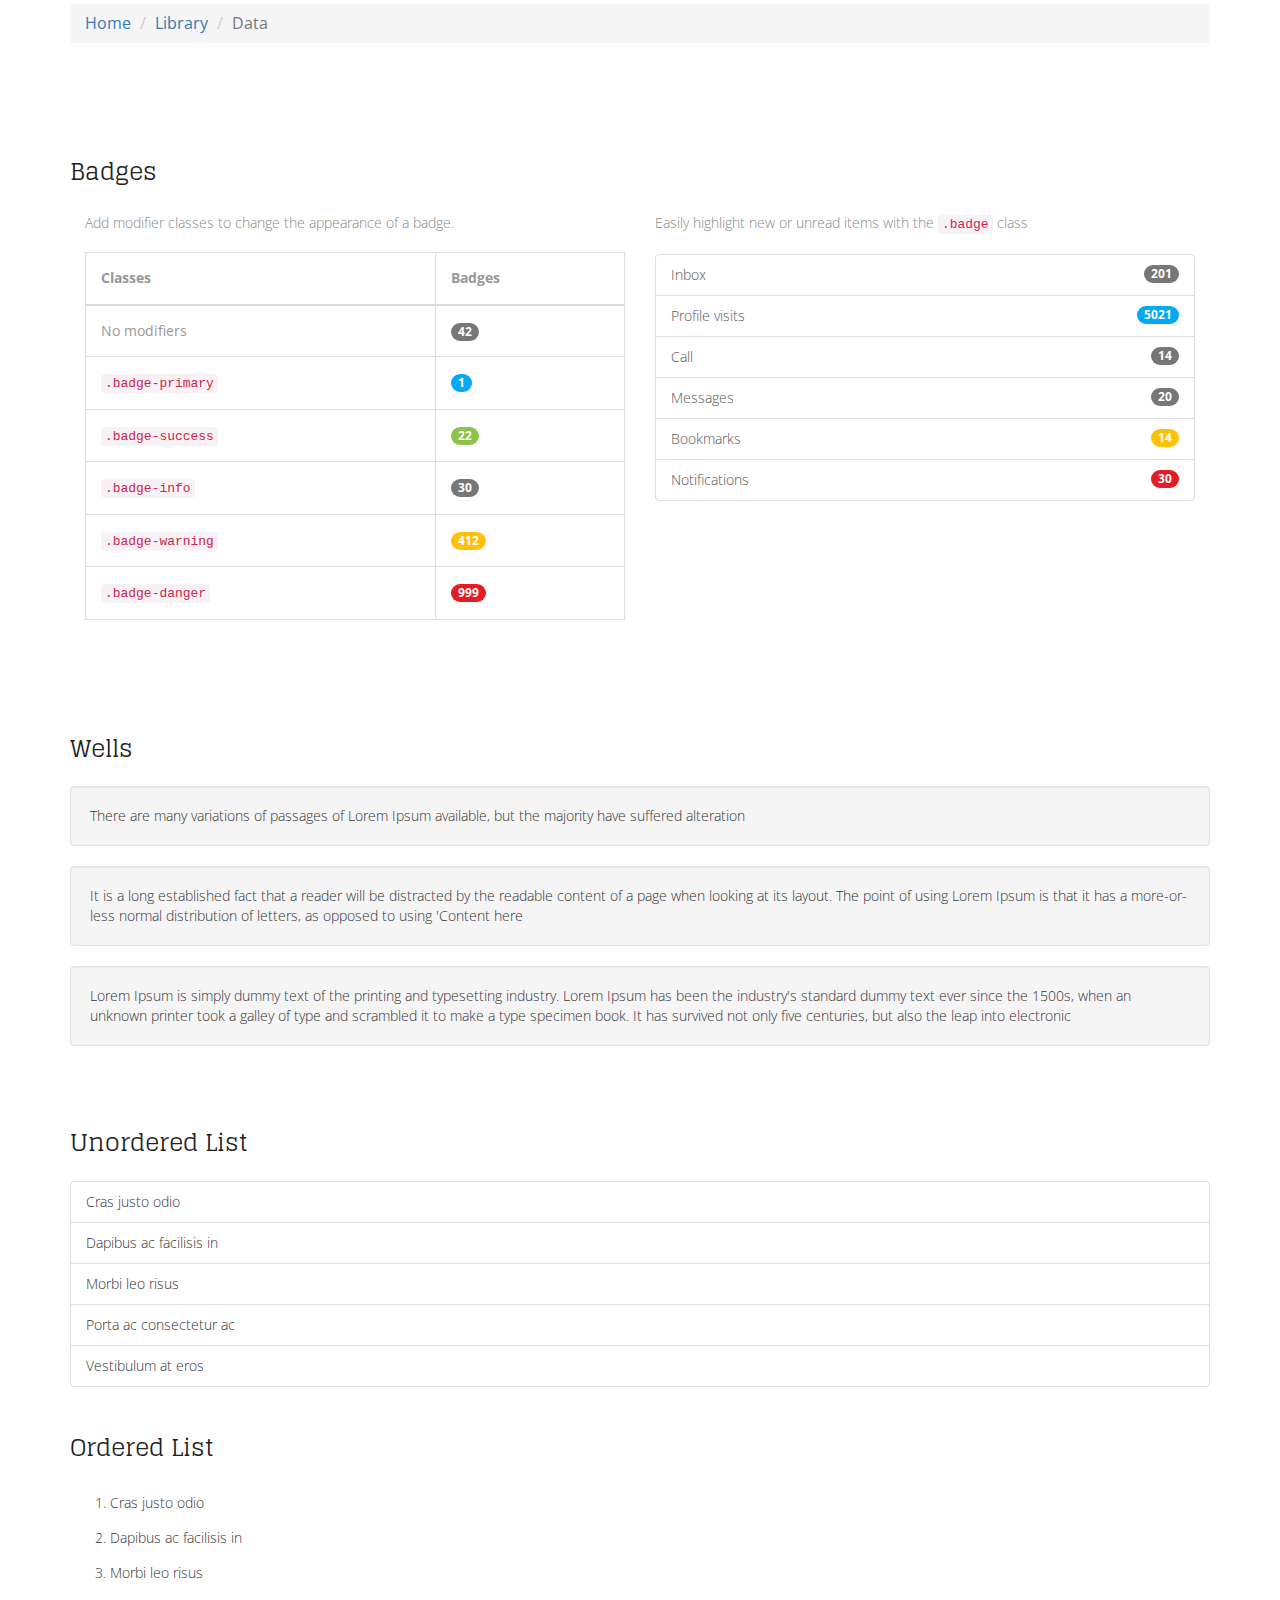
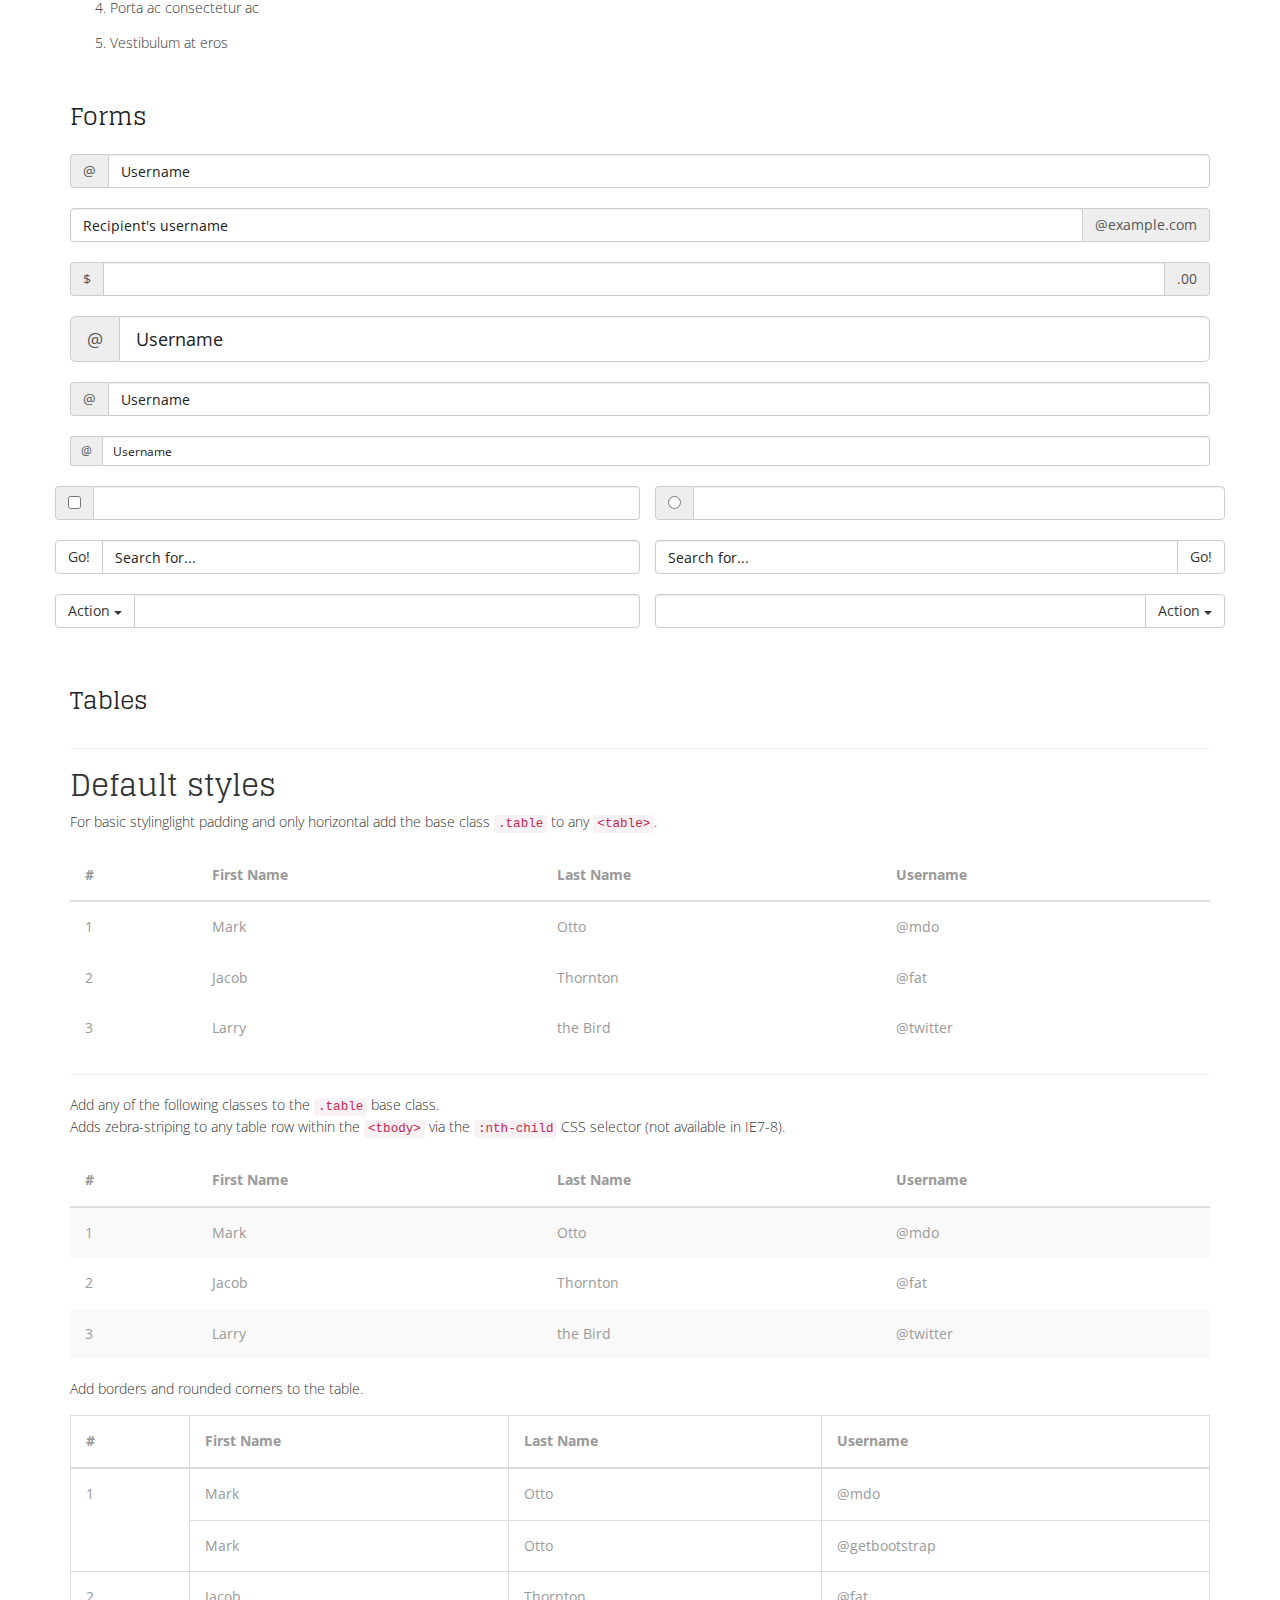
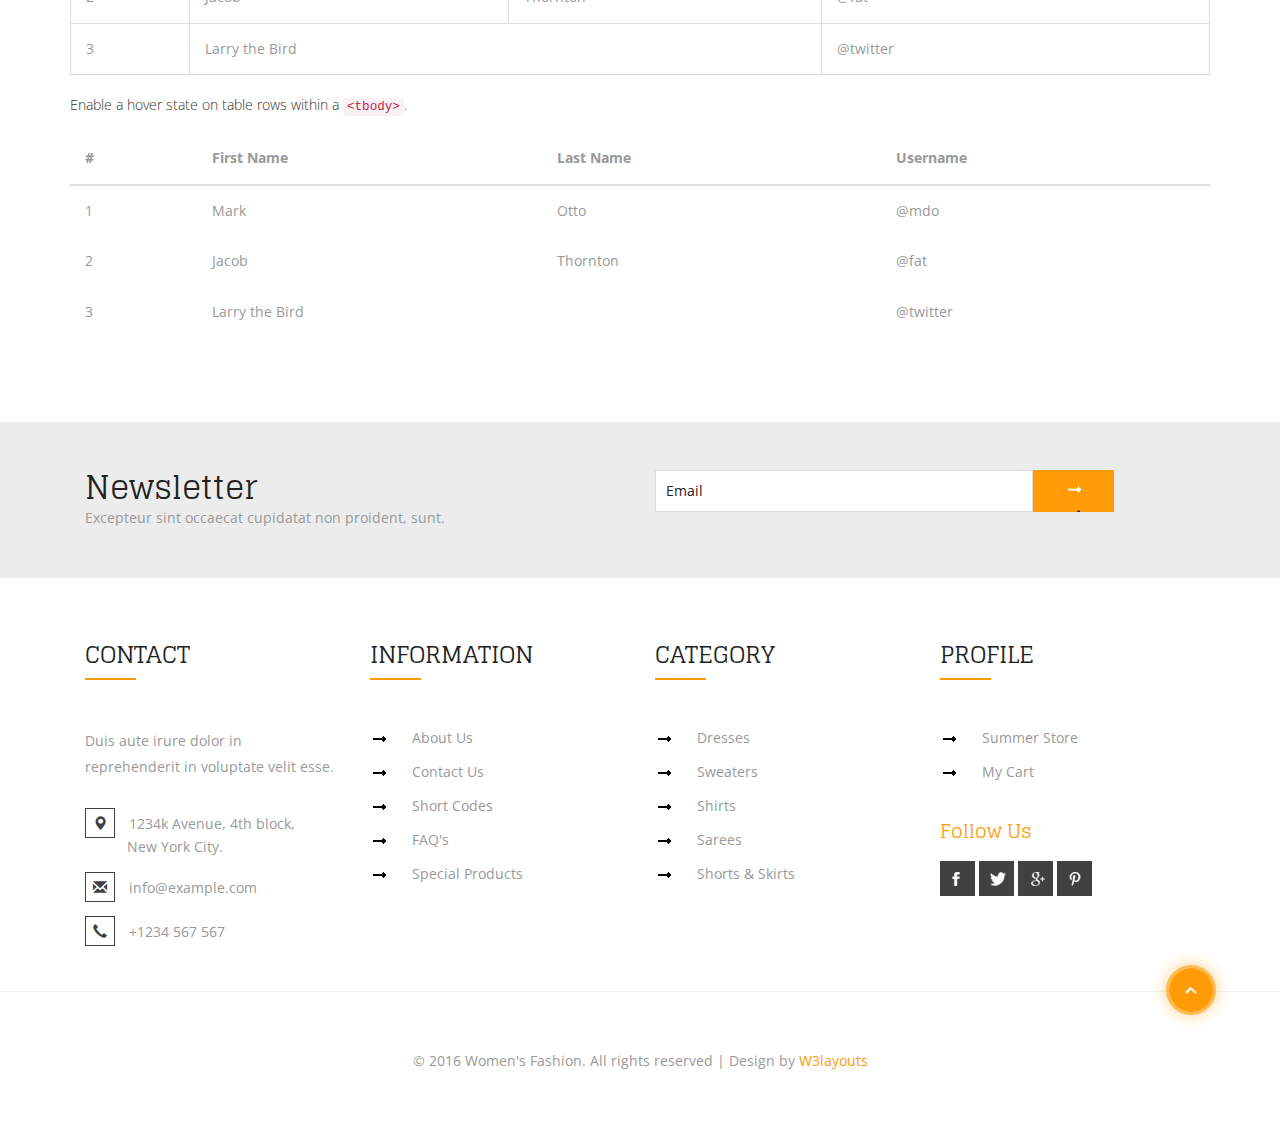
<file: web/short-codes.html>
<!--
Author: W3layouts
Author URL: http://w3layouts.com
License: Creative Commons Attribution 3.0 Unported
License URL: http://creativecommons.org/licenses/by/3.0/
-->
<!DOCTYPE html>
<html>
<head>
<title>Women's Fashion a Ecommerce Online Shopping Category Flat Bootstrap Responsive Website Template | Short Codes :: w3layouts</title>
<!-- for-mobile-apps -->
<meta name="viewport" content="width=device-width, initial-scale=1">
<meta http-equiv="Content-Type" content="text/html; charset=utf-8" />
<meta name="keywords" content="Women's Fashion Responsive web template, Bootstrap Web Templates, Flat Web Templates, Android Compatible web template, 
Smartphone Compatible web template, free webdesigns for Nokia, Samsung, LG, SonyEricsson, Motorola web design" />
<script type="application/x-javascript"> addEventListener("load", function() { setTimeout(hideURLbar, 0); }, false);
		function hideURLbar(){ window.scrollTo(0,1); } </script>
<!-- //for-mobile-apps -->
<link href="css/bootstrap.css" rel="stylesheet" type="text/css" media="all" />
<link href="css/style.css" rel="stylesheet" type="text/css" media="all" />
<link href="css/fasthover.css" rel="stylesheet" type="text/css" media="all" />
<!-- js -->
<script src="js/jquery.min.js"></script>
<!-- //js -->
<!-- cart -->
<script src="js/simpleCart.min.js"></script>
<!-- cart -->
<!-- for bootstrap working -->
<script type="text/javascript" src="js/bootstrap-3.1.1.min.js"></script>
<!-- //for bootstrap working -->
<link href='//fonts.googleapis.com/css?family=Glegoo:400,700' rel='stylesheet' type='text/css'>
<link href='//fonts.googleapis.com/css?family=Open+Sans:400,300,300italic,400italic,600,600italic,700,700italic,800,800italic' rel='stylesheet' type='text/css'>
<!-- start-smooth-scrolling -->
<script type="text/javascript">
	jQuery(document).ready(function($) {
		$(".scroll").click(function(event){		
			event.preventDefault();
			$('html,body').animate({scrollTop:$(this.hash).offset().top},1000);
		});
	});
</script>
<!-- //end-smooth-scrolling -->
</head>
	
<body>
<!-- header -->
	<div class="modal fade" id="myModal88" tabindex="-1" role="dialog" aria-labelledby="myLargeModalLabel"
		aria-hidden="true">
		<div class="modal-dialog modal-lg">
			<div class="modal-content">
				<div class="modal-header">
					<button type="button" class="close" data-dismiss="modal" aria-hidden="true">
						&times;</button>
					<h4 class="modal-title" id="myModalLabel">
						Don't Wait, Login now!</h4>
				</div>
				<div class="modal-body modal-body-sub">
					<div class="row">
						<div class="col-md-8 modal_body_left modal_body_left1" style="border-right: 1px dotted #C2C2C2;padding-right:3em;">
							<div class="sap_tabs">	
								<div id="horizontalTab" style="display: block; width: 100%; margin: 0px;">
									<ul>
										<li class="resp-tab-item" aria-controls="tab_item-0" role="tab"><span>Sign in</span></li>
										<li class="resp-tab-item" aria-controls="tab_item-1" role="tab"><span>Sign up</span></li>
									</ul>		
									<div class="tab-1 resp-tab-content" aria-labelledby="tab_item-0">
										<div class="facts">
											<div class="register">
												<form action="#" method="post">			
													<input name="Email" placeholder="Email Address" type="text" required="">						
													<input name="Password" placeholder="Password" type="password" required="">										
													<div class="sign-up">
														<input type="submit" value="Sign in"/>
													</div>
												</form>
											</div>
										</div> 
									</div>	

									<div class="tab-2 resp-tab-content" aria-labelledby="tab_item-1">
										<div class="facts">
											<div class="register">
												<form action="#" method="post">			
													<input placeholder="Name" name="Name" type="text" required="">
													<input placeholder="Email Address" name="Email" type="email" required="">	
													<input placeholder="Password" name="Password" type="password" required="">	
													<input placeholder="Confirm Password" name="Password" type="password" required="">
													<div class="sign-up">
														<input type="submit" value="Create Account"/>
													</div>
												</form>
											</div>
										</div>
									</div> 			        					            	      
								</div>	
							</div>
							<script src="js/easyResponsiveTabs.js" type="text/javascript"></script>
							<script type="text/javascript">
								$(document).ready(function () {
									$('#horizontalTab').easyResponsiveTabs({
										type: 'default', //Types: default, vertical, accordion           
										width: 'auto', //auto or any width like 600px
										fit: true   // 100% fit in a container
									});
								});
							</script>
							<div id="OR" class="hidden-xs">
								OR</div>
						</div>
						<div class="col-md-4 modal_body_right modal_body_right1">
							<div class="row text-center sign-with">
								<div class="col-md-12">
									<h3 class="other-nw">
										Sign in with</h3>
								</div>
								<div class="col-md-12">
									<ul class="social">
										<li class="social_facebook"><a href="#" class="entypo-facebook"></a></li>
										<li class="social_dribbble"><a href="#" class="entypo-dribbble"></a></li>
										<li class="social_twitter"><a href="#" class="entypo-twitter"></a></li>
										<li class="social_behance"><a href="#" class="entypo-behance"></a></li>
									</ul>
								</div>
							</div>
						</div>
					</div>
				</div>
			</div>
		</div>
	</div>
	<div class="header">
		<div class="container">
			<div class="w3l_login">
				<a href="#" data-toggle="modal" data-target="#myModal88"><span class="glyphicon glyphicon-user" aria-hidden="true"></span></a>
			</div>
			<div class="w3l_logo">
				<h1><a href="index.html">Women's Fashion<span>For Fashion Lovers</span></a></h1>
			</div>
			<div class="search">
				<input class="search_box" type="checkbox" id="search_box">
				<label class="icon-search" for="search_box"><span class="glyphicon glyphicon-search" aria-hidden="true"></span></label>
				<div class="search_form">
					<form action="#" method="post">
						<input type="text" name="Search" placeholder="Search...">
						<input type="submit" value="Send">
					</form>
				</div>
			</div>
			<div class="cart box_1">
				<a href="checkout.html">
					<div class="total">
					<span class="simpleCart_total"></span> (<span id="simpleCart_quantity" class="simpleCart_quantity"></span> items)</div>
					<img src="images/bag.png" alt="" />
				</a>
				<p><a href="javascript:;" class="simpleCart_empty">Empty Cart</a></p>
				<div class="clearfix"> </div>
			</div>	
			<div class="clearfix"> </div>
		</div>
	</div>
	<div class="navigation">
		<div class="container">
			<nav class="navbar navbar-default">
				<!-- Brand and toggle get grouped for better mobile display -->
				<div class="navbar-header nav_2">
					<button type="button" class="navbar-toggle collapsed navbar-toggle1" data-toggle="collapse" data-target="#bs-megadropdown-tabs">
						<span class="sr-only">Toggle navigation</span>
						<span class="icon-bar"></span>
						<span class="icon-bar"></span>
						<span class="icon-bar"></span>
					</button>
				</div> 
				<div class="collapse navbar-collapse" id="bs-megadropdown-tabs">
					<ul class="nav navbar-nav">
						<li class="active"><a href="index.html">Home</a></li>	
						<!-- Mega Menu -->
						<li class="dropdown">
							<a href="#" class="dropdown-toggle" data-toggle="dropdown">Products <b class="caret"></b></a>
							<ul class="dropdown-menu multi-column columns-3">
								<div class="row">
									<div class="col-sm-3">
										<ul class="multi-column-dropdown">
											<h6>Clothing</h6>
											<li><a href="dresses.html">Dresses<span>New</span></a></li>
											<li><a href="sweaters.html">Sweaters</a></li>
											<li><a href="skirts.html">Shorts & Skirts</a></li>
											<li><a href="jeans.html">Jeans</a></li>
											<li><a href="shirts.html">Shirts & Tops<span>New</span></a></li>
										</ul>
									</div>
									<div class="col-sm-3">
										<ul class="multi-column-dropdown">
											<h6>Ethnic Wear</h6>
											<li><a href="salwars.html">Salwars</a></li>
											<li><a href="sarees.html">Sarees<span>New</span></a></li>
											<li><a href="products.html"><i>Summer Store</i></a></li>
										</ul>
									</div>
									<div class="col-sm-2">
										<ul class="multi-column-dropdown">
											<h6>Foot Wear</h6>
											<li><a href="sandals.html">Flats</a></li>
											<li><a href="sandals.html">Sandals</a></li>
											<li><a href="sandals.html">Boots</a></li>
											<li><a href="sandals.html">Heels</a></li>
										</ul>
									</div>
									<div class="col-sm-4">
										<div class="w3ls_products_pos">
											<h4>50%<i>Off/-</i></h4>
											<img src="images/1.jpg" alt=" " class="img-responsive" />
										</div>
									</div>
									<div class="clearfix"></div>
								</div>
							</ul>
						</li>
						<li><a href="about.html">About Us</a></li>
						<li><a href="short-codes.html" class="act">Short Codes</a></li>
						<li><a href="mail.html">Mail Us</a></li>
					</ul>
				</div>
			</nav>
		</div>
	</div>
<!-- //header -->
<!-- banner -->
	<div class="banner10" id="home1">
		<div class="container">
			<h2>Short Codes</h2>
		</div>
	</div>
<!-- //banner -->

<!-- breadcrumbs -->
	<div class="breadcrumb_dress">
		<div class="container">
			<ul>
				<li><a href="index.html"><span class="glyphicon glyphicon-home" aria-hidden="true"></span> Home</a> <i>/</i></li>
				<li>Short Codes</li>
			</ul>
		</div>
	</div>
<!-- //breadcrumbs -->

<!--typography-page -->
	<div class="typo">
		<div class="container">
			<div class="grid_3 grid_4">
				<h3 class="hdg">Headings</h3>
				<div class="bs-example">
					<table class="table">
						<tbody>
							<tr>
								<td><h1 id="h1.-bootstrap-heading">h1. Bootstrap heading<a class="anchorjs-link" href="#h1.-bootstrap-heading"><span class="anchorjs-icon"></span></a></h1></td>
								<td class="type-info">Semibold 36px</td>
							</tr>
							<tr>
								<td><h2 id="h2.-bootstrap-heading">h2. Bootstrap heading<a class="anchorjs-link" href="#h2.-bootstrap-heading"><span class="anchorjs-icon"></span></a></h2></td>
								<td class="type-info">Semibold 30px</td>
							</tr>
							<tr>
								<td><h3 id="h3.-bootstrap-heading">h3. Bootstrap heading<a class="anchorjs-link" href="#h3.-bootstrap-heading"><span class="anchorjs-icon"></span></a></h3></td>
								<td class="type-info">Semibold 24px</td>
							</tr>
							<tr>
								<td><h4 id="h4.-bootstrap-heading">h4. Bootstrap heading<a class="anchorjs-link" href="#h4.-bootstrap-heading"><span class="anchorjs-icon"></span></a></h4></td>
								<td class="type-info">Semibold 18px</td>
							</tr>
							<tr>
								<td><h5 id="h5.-bootstrap-heading">h5. Bootstrap heading<a class="anchorjs-link" href="#h5.-bootstrap-heading"><span class="anchorjs-icon"></span></a></h5></td>
								<td class="type-info">Semibold 14px</td>
							</tr>
							<tr>
								<td><h6>h6. Bootstrap heading</h6></td>
								<td class="type-info">Semibold 12px</td>
							</tr>
						</tbody>
					</table>
				</div>
			</div>

			<div class="grid_3 grid_5">
				<h3>Buttons</h3>
				<h1>
					<a href="#"><span class="label label-default">Default</span></a>
					<a href="#"><span class="label label-primary">Primary</span></a>
					<a href="#"><span class="label label-success">Success</span></a>
					<a href="#"><span class="label label-info">Info</span></a>
					<a href="#"><span class="label label-warning">Warning</span></a>
					<a href="#"><span class="label label-danger">Danger</span></a>
				</h1>
				<h2>
					<a href="#"><span class="label label-default">Default</span></a>
					<a href="#"><span class="label label-primary">Primary</span></a>
					<a href="#"><span class="label label-success">Success</span></a>
					<a href="#"><span class="label label-info">Info</span></a>
					<a href="#"><span class="label label-warning">Warning</span></a>
					<a href="#"><span class="label label-danger">Danger</span></a>
				</h2>
				<h3>
					<a href="#"><span class="label label-default">Default</span></a>
					<a href="#"><span class="label label-primary">Primary</span></a>
					<a href="#"><span class="label label-success">Success</span></a>
					<a href="#"><span class="label label-info">Info</span></a>
					<a href="#"><span class="label label-warning">Warning</span></a>
					<a href="#"><span class="label label-danger">Danger</span></a>
				</h3>
				<h4>
					<a href="#"><span class="label label-default">Default</span></a>
					<a href="#"><span class="label label-primary">Primary</span></a>
					<a href="#"><span class="label label-success">Success</span></a>
					<a href="#"><span class="label label-info">Info</span></a>
					<a href="#"><span class="label label-warning">Warning</span></a>
					<a href="#"><span class="label label-danger">Danger</span></a>
				</h4>
				<h5>
					<a href="#"><span class="label label-default">Default</span></a>
					<a href="#"><span class="label label-primary">Primary</span></a>
					<a href="#"><span class="label label-success">Success</span></a>
					<a href="#"><span class="label label-info">Info</span></a>
					<a href="#"><span class="label label-warning">Warning</span></a>
					<a href="#"><span class="label label-danger">Danger</span></a>
				</h5>
				<h6>
					<a href="#"><span class="label label-default">Default</span></a>
					<a href="#"><span class="label label-primary">Primary</span></a>
					<a href="#"><span class="label label-success">Success</span></a>
					<a href="#"><span class="label label-info">Info</span></a>
					<a href="#"><span class="label label-warning">Warning</span></a>
					<a href="#"><span class="label label-danger">Danger</span></a>
				</h6>
			</div>		
			
			<div class="grid_3 grid_5">
				<h3>Progress Bars</h3>
				<div class="tab-content">
					<div class="tab-pane active" id="domprogress">
						<div class="progress">    
							<div class="progress-bar progress-bar-primary" style="width: 20%"></div>
						</div>
						<p>Info with <code>progress-bar-info</code> class.</p>
						<div class="progress">    
							<div class="progress-bar progress-bar-info" style="width: 60%"></div>
						</div>
						<p>Success with <code>progress-bar-success</code> class.</p>
						<div class="progress">
							<div class="progress-bar progress-bar-success" style="width: 30%"></div>
						</div>
						<p>Warning with <code>progress-bar-warning</code> class.</p>
						<div class="progress">
							<div class="progress-bar progress-bar-warning" style="width: 70%"></div>
						</div>
						<p>Danger with <code>progress-bar-danger</code> class.</p>
						<div class="progress">
							<div class="progress-bar progress-bar-danger" style="width: 50%"></div>
						</div>
						<p>Inverse with <code>progress-bar-inverse</code> class.</p>
						<div class="progress">
							<div class="progress-bar progress-bar-inverse" style="width: 40%"></div>
						</div>
						<p>Inverse with <code>progress-bar-inverse</code> class.</p>
						<div class="progress">
							<div class="progress-bar progress-bar-success" style="width: 35%"><span class="sr-only">35% Complete (success)</span></div>
							<div class="progress-bar progress-bar-warning" style="width: 20%"><span class="sr-only">20% Complete (warning)</span></div>
							<div class="progress-bar progress-bar-danger" style="width: 10%"><span class="sr-only">10% Complete (danger)</span></div>
						</div>
					</div>
				</div>
			</div>
			<div class="grid_3 grid_5">
				<h3>Alerts</h3>
				<div class="alert alert-success" role="alert">
					<strong>Well done!</strong> You successfully read this important alert message.
				</div>
				<div class="alert alert-info" role="alert">
					<strong>Heads up!</strong> This alert needs your attention, but it's not super important.
				</div>
				<div class="alert alert-warning" role="alert">
					<strong>Warning!</strong> Best check yo self, you're not looking too good.
				</div>
				<div class="alert alert-danger" role="alert">
					<strong>Oh snap!</strong> Change a few things up and try submitting again.
				</div>
			</div>
			<div class="grid_3 grid_5">
				<h3>Pagination</h3>
				<div class="col-md-6">
					<nav>
						<ul class="pagination pagination-lg">
							<li><a href="#" aria-label="Previous"><span aria-hidden="true">«</span></a></li>
							<li><a href="#">1</a></li>
							<li><a href="#">2</a></li>
							<li><a href="#">3</a></li>
							<li><a href="#">4</a></li>
							<li><a href="#">5</a></li>
							<li><a href="#" aria-label="Next"><span aria-hidden="true">»</span></a></li>
						</ul>
					</nav>
					<nav>
						<ul class="pagination">
							<li><a href="#" aria-label="Previous"><span aria-hidden="true">«</span></a></li>
							<li><a href="#">1</a></li>
							<li><a href="#">2</a></li>
							<li><a href="#">3</a></li>
							<li><a href="#">4</a></li>
							<li><a href="#">5</a></li>
							<li><a href="#" aria-label="Next"><span aria-hidden="true">»</span></a></li>
						</ul>
					</nav>
					<nav>
						<ul class="pagination pagination-sm">
							<li><a href="#" aria-label="Previous"><span aria-hidden="true">«</span></a></li>
							<li><a href="#">1</a></li>
							<li><a href="#">2</a></li>
							<li><a href="#">3</a></li>
							<li><a href="#">4</a></li>
							<li><a href="#">5</a></li>
							<li><a href="#" aria-label="Next"><span aria-hidden="true">»</span></a></li>
						</ul>
					</nav>
				</div>
				<div class="col-md-6">
					<ul class="pagination pagination-lg">
						<li class="disabled"><a href="#"><i class="fa fa-angle-left">«</i></a></li>
						<li class="active"><a href="#">1</a></li>
						<li><a href="#">2</a></li>
						<li><a href="#">3</a></li>
						<li><a href="#">4</a></li>
						<li><a href="#">5</a></li>
						<li><a href="#"><i class="fa fa-angle-right">»</i></a></li>
					</ul>
					<nav>
						<ul class="pagination">
							<li class="disabled"><a href="#" aria-label="Previous"><span aria-hidden="true">«</span></a></li>
							<li class="active"><a href="#">1 <span class="sr-only">(current)</span></a></li>
							<li><a href="#">2</a></li>
							<li><a href="#">3</a></li>
							<li><a href="#">4</a></li>
							<li><a href="#">5</a></li>
							<li><a href="#" aria-label="Next"><span aria-hidden="true">»</span></a></li>
						</ul>
					</nav>
					<ul class="pagination pagination-sm">
						<li class="disabled"><a href="#"><i class="fa fa-angle-left">«</i></a></li>
						<li class="active"><a href="#">1</a></li>
						<li><a href="#">2</a></li>
						<li><a href="#">3</a></li>
						<li><a href="#">4</a></li>
						<li><a href="#">5</a></li>
						<li><a href="#"><i class="fa fa-angle-right">»</i></a></li>
					</ul>
				</div>
				<div class="clearfix"> </div>
			</div>
			<div class="grid_3 grid_5">
				<h3>Breadcrumbs</h3>
				<ol class="breadcrumb">
					<li class="active">Home</li>
				</ol>
				<ol class="breadcrumb">
					<li><a href="#">Home</a></li>
					<li class="active">Library</li>
				</ol>
				<ol class="breadcrumb">
					<li><a href="#">Home</a></li>
					<li><a href="#">Library</a></li>
					<li class="active">Data</li>
				</ol>
			</div>
			<div class="grid_3 grid_5">
				<h3>Badges</h3>
				<div class="col-md-6">
					<p>Add modifier classes to change the appearance of a badge.</p>
					<table class="table table-bordered">
						<thead>
							<tr>
								<th>Classes</th>
								<th>Badges</th>
							</tr>
						</thead>
						<tbody>
							<tr>
								<td>No modifiers</td>
								<td><span class="badge">42</span></td>
							</tr>
							<tr>
								<td><code>.badge-primary</code></td>
								<td><span class="badge badge-primary">1</span></td>
							</tr>
							<tr>
								<td><code>.badge-success</code></td>
								<td><span class="badge badge-success">22</span></td>
							</tr>
							<tr>
								<td><code>.badge-info</code></td>
								<td><span class="badge badge-info">30</span></td>
							</tr>
							<tr>
								<td><code>.badge-warning</code></td>
								<td><span class="badge badge-warning">412</span></td>
							</tr>
							<tr>
								<td><code>.badge-danger</code></td>
								<td><span class="badge badge-danger">999</span></td>
							</tr>
						</tbody>
					</table>                    
				</div>
				<div class="col-md-6">
					<p>Easily highlight new or unread items with the <code>.badge</code> class</p>
					<div class="list-group list-group-alternate"> 
						<a href="#" class="list-group-item"><span class="badge">201</span> <i class="ti ti-email"></i> Inbox </a> 
						<a href="#" class="list-group-item"><span class="badge badge-primary">5021</span> <i class="ti ti-eye"></i> Profile visits </a> 
						<a href="#" class="list-group-item"><span class="badge">14</span> <i class="ti ti-headphone-alt"></i> Call </a> 
						<a href="#" class="list-group-item"><span class="badge">20</span> <i class="ti ti-comments"></i> Messages </a> 
						<a href="#" class="list-group-item"><span class="badge badge-warning">14</span> <i class="ti ti-bookmark"></i> Bookmarks </a> 
						<a href="#" class="list-group-item"><span class="badge badge-danger">30</span> <i class="ti ti-bell"></i> Notifications </a> 
					</div>
				</div>
			   <div class="clearfix"> </div>
			</div>	 
			<div class="grid_3 grid_5">
				<h3>Wells</h3>
				<div class="well">
					There are many variations of passages of Lorem Ipsum available, but the majority have suffered alteration
				</div>
				<div class="well">
					It is a long established fact that a reader will be distracted by the readable content of a page when looking at its layout. The point of using Lorem Ipsum is that it has a more-or-less normal distribution of letters, as opposed to using 'Content here
				</div>
				<div class="well">
						Lorem Ipsum is simply dummy text of the printing and typesetting industry. Lorem Ipsum has been the industry's standard dummy text ever since the 1500s, when an unknown printer took a galley of type and scrambled it to make a type specimen book. It has survived not only five centuries, but also the leap into electronic
				</div>
			</div>
			<h3 class="bars">Unordered List</h3>
			<ul class="list-group">
			  <li class="list-group-item">Cras justo odio</li>
			  <li class="list-group-item">Dapibus ac facilisis in</li>
			  <li class="list-group-item">Morbi leo risus</li>
			  <li class="list-group-item">Porta ac consectetur ac</li>
			  <li class="list-group-item">Vestibulum at eros</li>
			</ul>
			<h3 class="bars">Ordered List</h3>
			<ol>
				<li class="list-group-item1">Cras justo odio</li>
				<li class="list-group-item1">Dapibus ac facilisis in</li>
				<li class="list-group-item1">Morbi leo risus</li>
				<li class="list-group-item1">Porta ac consectetur ac</li>
				<li class="list-group-item1">Vestibulum at eros</li>
			</ol>
			<h3 class="bars">Forms</h3>
			<div class="input-group">
				<span class="input-group-addon" id="basic-addon1">@</span>
				<input type="text" class="form-control" placeholder="Username" aria-describedby="basic-addon1">
			</div>
			<div class="input-group">
				<input type="text" class="form-control" placeholder="Recipient's username" aria-describedby="basic-addon2">
				<span class="input-group-addon" id="basic-addon2">@example.com</span>
			</div>
			<div class="input-group">
				<span class="input-group-addon">$</span>
					<input type="text" class="form-control" aria-label="Amount (to the nearest dollar)">
				<span class="input-group-addon">.00</span>
			</div>
			<div class="input-group input-group-lg">
				<span class="input-group-addon" id="sizing-addon1">@</span>
				<input type="text" class="form-control" placeholder="Username" aria-describedby="sizing-addon1">
			</div>
			<div class="input-group">
				<span class="input-group-addon" id="sizing-addon2">@</span>
				<input type="text" class="form-control" placeholder="Username" aria-describedby="sizing-addon2">
			</div>
			<div class="input-group input-group-sm">
				<span class="input-group-addon" id="sizing-addon3">@</span>
				<input type="text" class="form-control" placeholder="Username" aria-describedby="sizing-addon3">
			</div>
			<div class="row">
				<div class="col-lg-6 in-gp-tl">
					<div class="input-group">
						<span class="input-group-addon">
							<input type="checkbox" aria-label="...">
						</span>
						<input type="text" class="form-control" aria-label="...">
					</div><!-- /input-group -->
				</div><!-- /.col-lg-6 -->
				<div class="col-lg-6 in-gp-tb">
					<div class="input-group">
						<span class="input-group-addon">
							<input type="radio" aria-label="...">
						</span>
						<input type="text" class="form-control" aria-label="...">
					</div><!-- /input-group -->
				</div><!-- /.col-lg-6 -->
			</div><!-- /.row -->
			<div class="row">
				<div class="col-lg-6 in-gp-tl">
					<div class="input-group">
						<span class="input-group-btn">
							<button class="btn btn-default" type="button">Go!</button>
						</span>
						<input type="text" class="form-control" placeholder="Search for...">
					</div><!-- /input-group -->
				</div><!-- /.col-lg-6 -->
				<div class="col-lg-6 in-gp-tb">
					<div class="input-group">
						<input type="text" class="form-control" placeholder="Search for...">
						<span class="input-group-btn">
							<button class="btn btn-default" type="button">Go!</button>
						</span>
					</div><!-- /input-group -->
				</div><!-- /.col-lg-6 -->
			</div><!-- /.row -->
			<div class="row">
				<div class="col-lg-6 in-gp-tl">
					<div class="input-group">
						<div class="input-group-btn">
							<button type="button" class="btn btn-default dropdown-toggle" data-toggle="dropdown" aria-haspopup="true" aria-expanded="false">Action <span class="caret"></span></button>
							<ul class="dropdown-menu">
								<li><a href="#">Action</a></li>
								<li><a href="#">Another action</a></li>
								<li><a href="#">Something else here</a></li>
								<li role="separator" class="divider"></li>
								<li><a href="#">Separated link</a></li>
							</ul>
						</div><!-- /btn-group -->
						<input type="text" class="form-control" aria-label="...">
					</div><!-- /input-group -->
				</div><!-- /.col-lg-6 -->
				<div class="col-lg-6 in-gp-tb">
					<div class="input-group">
						<input type="text" class="form-control" aria-label="...">
						<div class="input-group-btn">
							<button type="button" class="btn btn-default dropdown-toggle" data-toggle="dropdown" aria-haspopup="true" aria-expanded="false">Action <span class="caret"></span></button>
							<ul class="dropdown-menu dropdown-menu-right">
								<li><a href="#">Action</a></li>
								<li><a href="#">Another action</a></li>
								<li><a href="#">Something else here</a></li>
								<li role="separator" class="divider"></li>
								<li><a href="#">Separated link</a></li>
							</ul>
						</div><!-- /btn-group -->
					</div><!-- /input-group -->
				</div><!-- /.col-lg-6 -->
			</div><!-- /.row -->
			<div class="page-header">
				<h3 class="bars">Tables</h3>
			</div>
			<h2 class="typoh2">Default styles</h2>
			<p>For basic stylinglight padding and only horizontal add the base class <code>.table</code> to any <code>&lt;table&gt;</code>.</p>
			<div class="bs-docs-example">
				<table class="table">
					<thead>
						<tr>
							<th>#</th>
							<th>First Name</th>
							<th>Last Name</th>
							<th>Username</th>
						</tr>
					</thead>
					<tbody>
						<tr>
							<td>1</td>
							<td>Mark</td>
							<td>Otto</td>
							<td>@mdo</td>
						</tr>
						<tr>
							<td>2</td>
							<td>Jacob</td>
							<td>Thornton</td>
							<td>@fat</td>
						</tr>
						<tr>
							<td>3</td>
							<td>Larry</td>
							<td>the Bird</td>
							<td>@twitter</td>
						</tr>
					</tbody>
				</table>
			</div>
			<hr class="bs-docs-separator">
			<p>Add any of the following classes to the <code>.table</code> base class.</p>
			<p>Adds zebra-striping to any table row within the <code>&lt;tbody&gt;</code> via the <code>:nth-child</code> CSS selector (not available in IE7-8).</p>
			<div class="bs-docs-example">
				<table class="table table-striped">
					<thead>
						<tr>
							<th>#</th>
							<th>First Name</th>
							<th>Last Name</th>
							<th>Username</th>
						</tr>
					</thead>
					<tbody>
						<tr>
							<td>1</td>
							<td>Mark</td>
							<td>Otto</td>
							<td>@mdo</td>
						</tr>
						<tr>
							<td>2</td>
							<td>Jacob</td>
							<td>Thornton</td>
							<td>@fat</td>
						</tr>
						<tr>
							<td>3</td>
							<td>Larry</td>
							<td>the Bird</td>
							<td>@twitter</td>
						</tr>
					</tbody>
				</table>
			</div>
			<p>Add borders and rounded corners to the table.</p>
			<div class="bs-docs-example">
				<table class="table table-bordered">
					<thead>
						<tr>
							<th>#</th>
							<th>First Name</th>
							<th>Last Name</th>
							<th>Username</th>
						</tr>
					</thead>
					<tbody>
						<tr>
							<td rowspan="2">1</td>
							<td>Mark</td>
							<td>Otto</td>
							<td>@mdo</td>
						</tr>
						<tr>
							<td>Mark</td>
							<td>Otto</td>
							<td>@getbootstrap</td>
						</tr>
						<tr>
							<td>2</td>
							<td>Jacob</td>
							<td>Thornton</td>
							<td>@fat</td>
						</tr>
						<tr>
							<td>3</td>
							<td colspan="2">Larry the Bird</td>
							<td>@twitter</td>
						</tr>
					</tbody>
				</table>
			</div>
			<p>Enable a hover state on table rows within a <code>&lt;tbody&gt;</code>.</p>
			<div class="bs-docs-example">
				<table class="table table-hover">
					<thead>
						<tr>
						  <th>#</th>
						  <th>First Name</th>
						  <th>Last Name</th>
						  <th>Username</th>
						</tr>
					</thead>
					<tbody>
						<tr>
						  <td>1</td>
						  <td>Mark</td>
						  <td>Otto</td>
						  <td>@mdo</td>
						</tr>
						<tr>
						  <td>2</td>
						  <td>Jacob</td>
						  <td>Thornton</td>
						  <td>@fat</td>
						</tr>
						<tr>
						  <td>3</td>
						  <td colspan="2">Larry the Bird</td>
						  <td>@twitter</td>
						</tr>
					</tbody>
				</table>
			</div>
		</div>
	</div>
<!-- //typography-page -->
<!-- newsletter -->
	<div class="newsletter">
		<div class="container">
			<div class="col-md-6 w3agile_newsletter_left">
				<h3>Newsletter</h3>
				<p>Excepteur sint occaecat cupidatat non proident, sunt.</p>
			</div>
			<div class="col-md-6 w3agile_newsletter_right">
				<form action="#" method="post">
					<input type="email" name="Email" value="Email" onfocus="this.value = '';" onblur="if (this.value == '') {this.value = 'Email';}" required="">
					<input type="submit" value="">
				</form>
			</div>
			<div class="clearfix"> </div>
		</div>
	</div>
<!-- //newsletter -->
<!-- footer -->
	<div class="footer">
		<div class="container">
			<div class="w3_footer_grids">
				<div class="col-md-3 w3_footer_grid">
					<h3>Contact</h3>
					<p>Duis aute irure dolor in reprehenderit in voluptate velit esse.</p>
					<ul class="address">
						<li><i class="glyphicon glyphicon-map-marker" aria-hidden="true"></i>1234k Avenue, 4th block, <span>New York City.</span></li>
						<li><i class="glyphicon glyphicon-envelope" aria-hidden="true"></i><a href="mailto:info@example.com">info@example.com</a></li>
						<li><i class="glyphicon glyphicon-earphone" aria-hidden="true"></i>+1234 567 567</li>
					</ul>
				</div>
				<div class="col-md-3 w3_footer_grid">
					<h3>Information</h3>
					<ul class="info"> 
						<li><a href="about.html">About Us</a></li>
						<li><a href="mail.html">Contact Us</a></li>
						<li><a href="short-codes.html">Short Codes</a></li>
						<li><a href="faq.html">FAQ's</a></li>
						<li><a href="products.html">Special Products</a></li>
					</ul>
				</div>
				<div class="col-md-3 w3_footer_grid">
					<h3>Category</h3>
					<ul class="info"> 
						<li><a href="dresses.html">Dresses</a></li>
						<li><a href="sweaters.html">Sweaters</a></li>
						<li><a href="shirts.html">Shirts</a></li>
						<li><a href="sarees.html">Sarees</a></li>
						<li><a href="skirts.html">Shorts & Skirts</a></li>
					</ul>
				</div>
				<div class="col-md-3 w3_footer_grid">
					<h3>Profile</h3>
					<ul class="info"> 
						<li><a href="products.html">Summer Store</a></li>
						<li><a href="checkout.html">My Cart</a></li>
					</ul>
					<h4>Follow Us</h4>
					<div class="agileits_social_button">
						<ul>
							<li><a href="#" class="facebook"> </a></li>
							<li><a href="#" class="twitter"> </a></li>
							<li><a href="#" class="google"> </a></li>
							<li><a href="#" class="pinterest"> </a></li>
						</ul>
					</div>
				</div>
				<div class="clearfix"> </div>
			</div>
		</div>
		<div class="footer-copy">
			<div class="footer-copy1">
				<div class="footer-copy-pos">
					<a href="#home1" class="scroll"><img src="images/arrow.png" alt=" " class="img-responsive" /></a>
				</div>
			</div>
			<div class="container">
				<p>&copy; 2016 Women's Fashion. All rights reserved | Design by <a href="http://w3layouts.com/">W3layouts</a></p>
			</div>
		</div>
	</div>
<!-- //footer -->
</body>
</html>
</file>
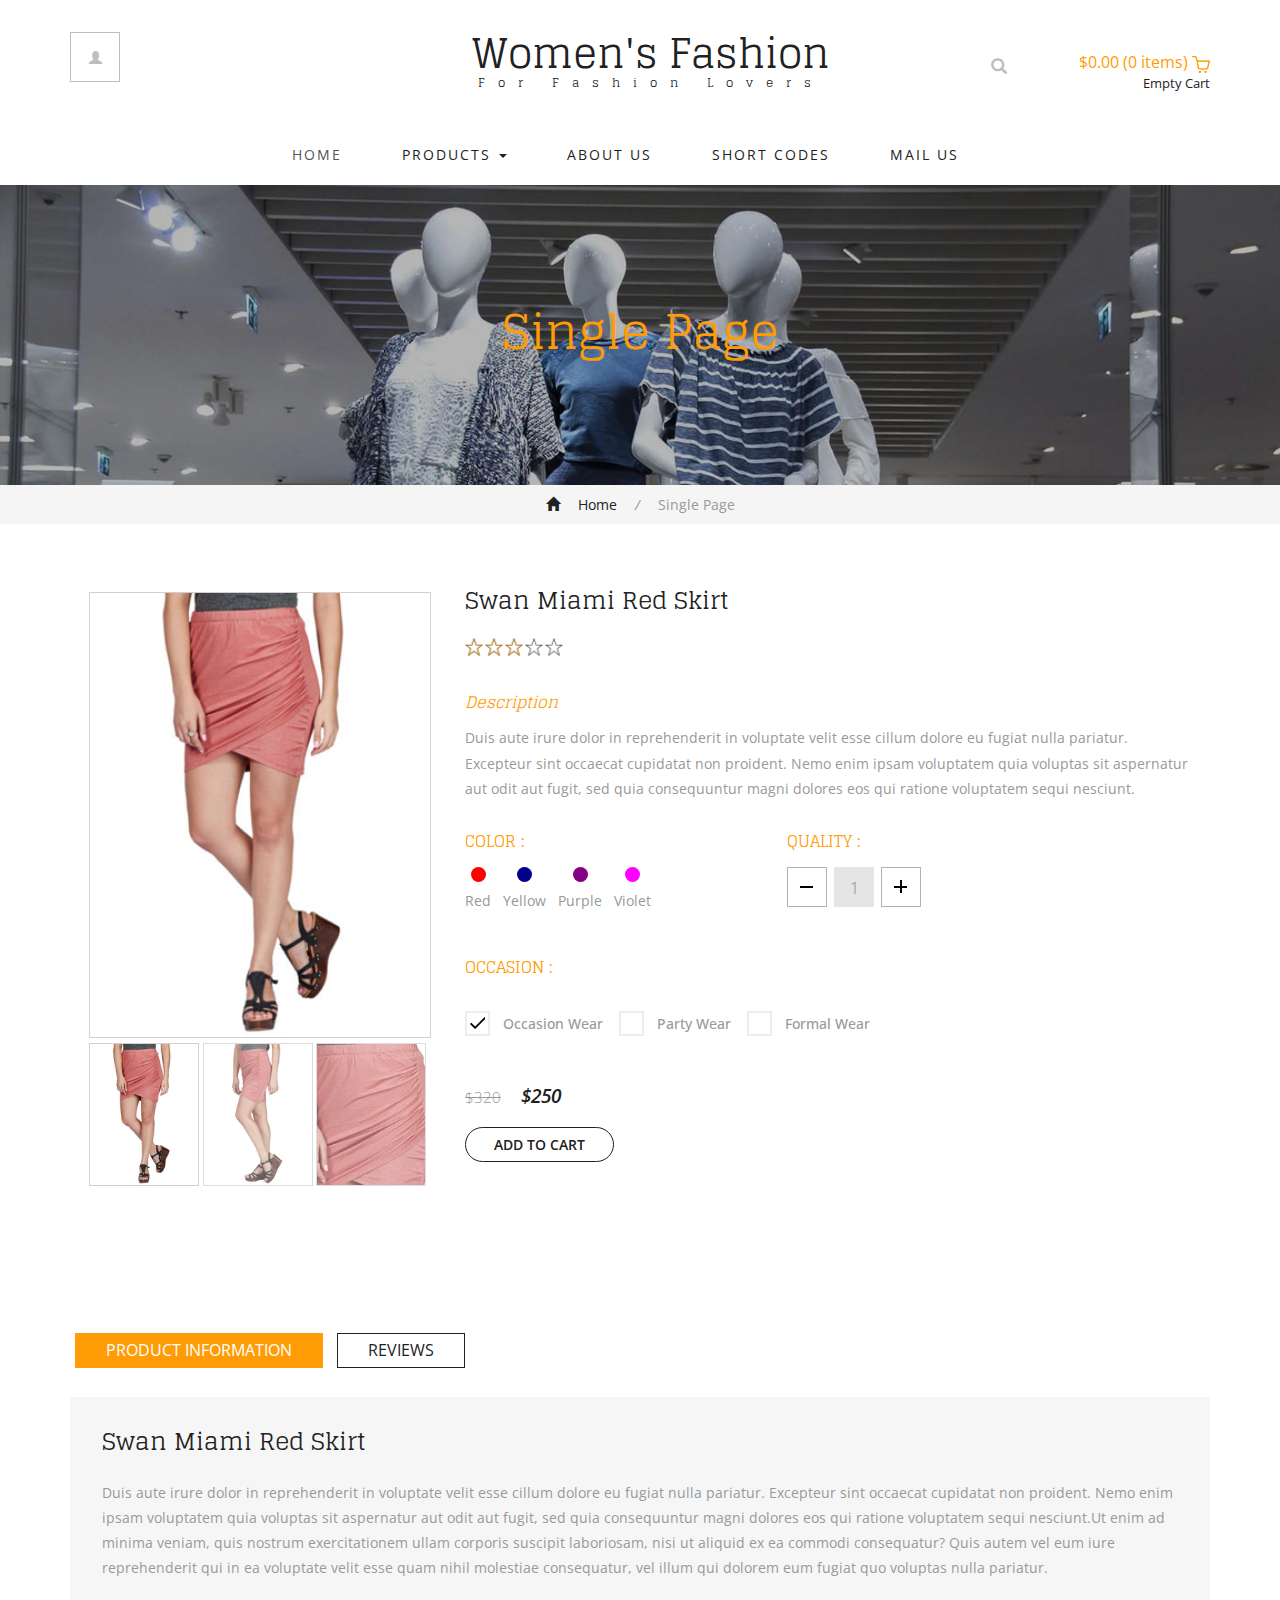
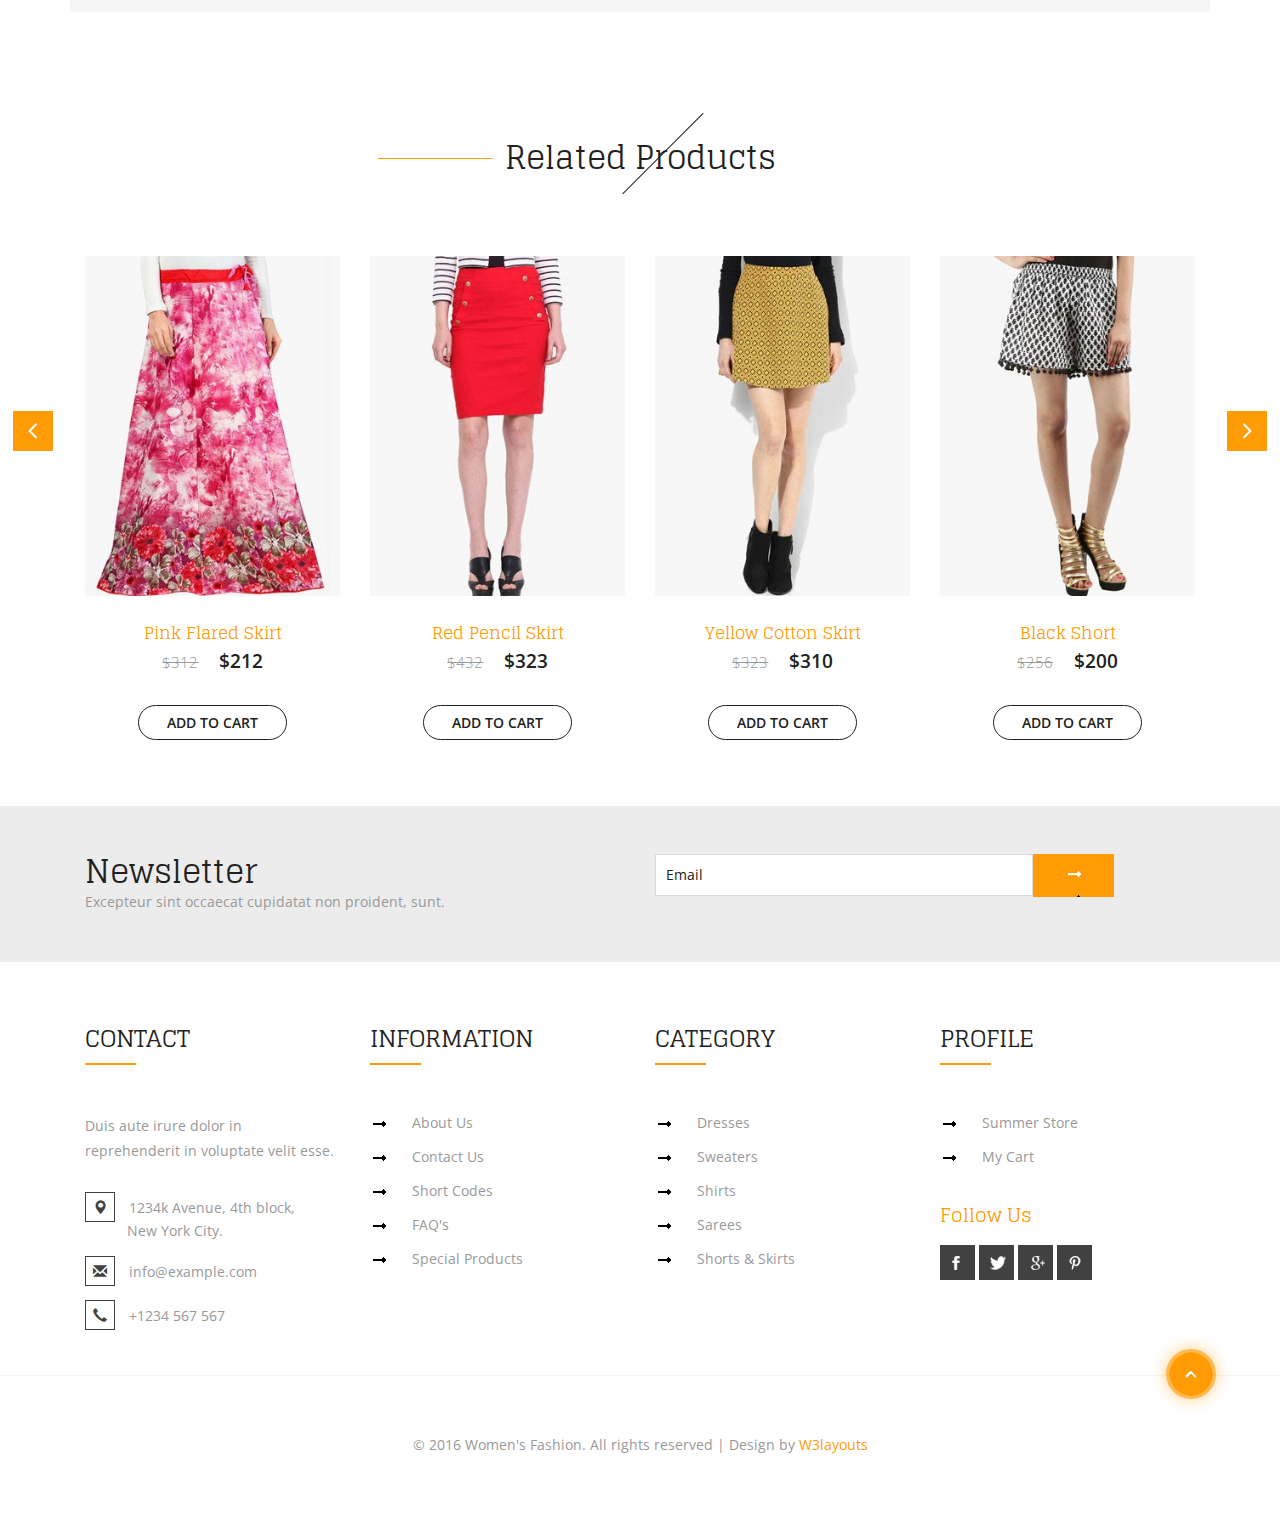
<file: web/single.html>
<!--
Author: W3layouts
Author URL: http://w3layouts.com
License: Creative Commons Attribution 3.0 Unported
License URL: http://creativecommons.org/licenses/by/3.0/
-->
<!DOCTYPE html>
<html>
<head>
<title>Women's Fashion a Ecommerce Online Shopping Category Flat Bootstrap Responsive Website Template | Single :: w3layouts</title>
<!-- for-mobile-apps -->
<meta name="viewport" content="width=device-width, initial-scale=1">
<meta http-equiv="Content-Type" content="text/html; charset=utf-8" />
<meta name="keywords" content="Women's Fashion Responsive web template, Bootstrap Web Templates, Flat Web Templates, Android Compatible web template, 
Smartphone Compatible web template, free webdesigns for Nokia, Samsung, LG, SonyEricsson, Motorola web design" />
<script type="application/x-javascript"> addEventListener("load", function() { setTimeout(hideURLbar, 0); }, false);
		function hideURLbar(){ window.scrollTo(0,1); } </script>
<!-- //for-mobile-apps -->
<link href="css/bootstrap.css" rel="stylesheet" type="text/css" media="all" />
<link href="css/style.css" rel="stylesheet" type="text/css" media="all" />
<link href="css/fasthover.css" rel="stylesheet" type="text/css" media="all" />
<link rel="stylesheet" href="css/flexslider.css" type="text/css" media="screen" />
<!-- js -->
<script src="js/jquery.min.js"></script>
<!-- //js -->
<!-- cart --> 
<script src="js/simpleCart.min.js"></script>
<!-- cart -->
<!-- for bootstrap working -->
<script type="text/javascript" src="js/bootstrap-3.1.1.min.js"></script>
<!-- //for bootstrap working -->
<link href='//fonts.googleapis.com/css?family=Glegoo:400,700' rel='stylesheet' type='text/css'>
<link href='//fonts.googleapis.com/css?family=Open+Sans:400,300,300italic,400italic,600,600italic,700,700italic,800,800italic' rel='stylesheet' type='text/css'>
<!-- start-smooth-scrolling -->
<script type="text/javascript">
	jQuery(document).ready(function($) {
		$(".scroll").click(function(event){		
			event.preventDefault();
			$('html,body').animate({scrollTop:$(this.hash).offset().top},1000);
		});
	});
</script>
<!-- //end-smooth-scrolling -->
</head>
	
<body>
<!-- header -->
	<div class="modal fade" id="myModal88" tabindex="-1" role="dialog" aria-labelledby="myLargeModalLabel"
		aria-hidden="true">
		<div class="modal-dialog modal-lg">
			<div class="modal-content">
				<div class="modal-header">
					<button type="button" class="close" data-dismiss="modal" aria-hidden="true">
						&times;</button>
					<h4 class="modal-title" id="myModalLabel">
						Don't Wait, Login now!</h4>
				</div>
				<div class="modal-body modal-body-sub">
					<div class="row">
						<div class="col-md-8 modal_body_left modal_body_left1" style="border-right: 1px dotted #C2C2C2;padding-right:3em;">
							<div class="sap_tabs">	
								<div id="horizontalTab" style="display: block; width: 100%; margin: 0px;">
									<ul>
										<li class="resp-tab-item" aria-controls="tab_item-0" role="tab"><span>Sign in</span></li>
										<li class="resp-tab-item" aria-controls="tab_item-1" role="tab"><span>Sign up</span></li>
									</ul>		
									<div class="tab-1 resp-tab-content" aria-labelledby="tab_item-0">
										<div class="facts">
											<div class="register">
												<form action="#" method="post">			
													<input name="Email" placeholder="Email Address" type="text" required="">						
													<input name="Password" placeholder="Password" type="password" required="">										
													<div class="sign-up">
														<input type="submit" value="Sign in"/>
													</div>
												</form>
											</div>
										</div> 
									</div>	

									<div class="tab-2 resp-tab-content" aria-labelledby="tab_item-1">
										<div class="facts">
											<div class="register">
												<form action="#" method="post">			
													<input placeholder="Name" name="Name" type="text" required="">
													<input placeholder="Email Address" name="Email" type="email" required="">	
													<input placeholder="Password" name="Password" type="password" required="">	
													<input placeholder="Confirm Password" name="Password" type="password" required="">
													<div class="sign-up">
														<input type="submit" value="Create Account"/>
													</div>
												</form>
											</div>
										</div>
									</div> 			        					            	      
								</div>	
							</div>
							<script src="js/easyResponsiveTabs.js" type="text/javascript"></script>
							<script type="text/javascript">
								$(document).ready(function () {
									$('#horizontalTab').easyResponsiveTabs({
										type: 'default', //Types: default, vertical, accordion           
										width: 'auto', //auto or any width like 600px
										fit: true   // 100% fit in a container
									});
								});
							</script>
							<div id="OR" class="hidden-xs">
								OR</div>
						</div>
						<div class="col-md-4 modal_body_right modal_body_right1">
							<div class="row text-center sign-with">
								<div class="col-md-12">
									<h3 class="other-nw">
										Sign in with</h3>
								</div>
								<div class="col-md-12">
									<ul class="social">
										<li class="social_facebook"><a href="#" class="entypo-facebook"></a></li>
										<li class="social_dribbble"><a href="#" class="entypo-dribbble"></a></li>
										<li class="social_twitter"><a href="#" class="entypo-twitter"></a></li>
										<li class="social_behance"><a href="#" class="entypo-behance"></a></li>
									</ul>
								</div>
							</div>
						</div>
					</div>
				</div>
			</div>
		</div>
	</div>
	<div class="header">
		<div class="container">
			<div class="w3l_login">
				<a href="#" data-toggle="modal" data-target="#myModal88"><span class="glyphicon glyphicon-user" aria-hidden="true"></span></a>
			</div>
			<div class="w3l_logo">
				<h1><a href="index.html">Women's Fashion<span>For Fashion Lovers</span></a></h1>
			</div>
			<div class="search">
				<input class="search_box" type="checkbox" id="search_box">
				<label class="icon-search" for="search_box"><span class="glyphicon glyphicon-search" aria-hidden="true"></span></label>
				<div class="search_form">
					<form action="#" method="post">
						<input type="text" name="Search" placeholder="Search...">
						<input type="submit" value="Send">
					</form>
				</div>
			</div>
			<div class="cart box_1">
				<a href="checkout.html">
					<div class="total">
					<span class="simpleCart_total"></span> (<span id="simpleCart_quantity" class="simpleCart_quantity"></span> items)</div>
					<img src="images/bag.png" alt="" />
				</a>
				<p><a href="javascript:;" class="simpleCart_empty">Empty Cart</a></p>
				<div class="clearfix"> </div>
			</div>	
			<div class="clearfix"> </div>
		</div>
	</div>
	<div class="navigation">
		<div class="container">
			<nav class="navbar navbar-default">
				<!-- Brand and toggle get grouped for better mobile display -->
				<div class="navbar-header nav_2">
					<button type="button" class="navbar-toggle collapsed navbar-toggle1" data-toggle="collapse" data-target="#bs-megadropdown-tabs">
						<span class="sr-only">Toggle navigation</span>
						<span class="icon-bar"></span>
						<span class="icon-bar"></span>
						<span class="icon-bar"></span>
					</button>
				</div> 
				<div class="collapse navbar-collapse" id="bs-megadropdown-tabs">
					<ul class="nav navbar-nav">
						<li class="active"><a href="index.html">Home</a></li>	
						<!-- Mega Menu -->
						<li class="dropdown">
							<a href="#" class="dropdown-toggle" data-toggle="dropdown">Products <b class="caret"></b></a>
							<ul class="dropdown-menu multi-column columns-3">
								<div class="row">
									<div class="col-sm-3">
										<ul class="multi-column-dropdown">
											<h6>Clothing</h6>
											<li><a href="dresses.html">Dresses<span>New</span></a></li>
											<li><a href="sweaters.html">Sweaters</a></li>
											<li><a href="skirts.html">Shorts & Skirts</a></li>
											<li><a href="jeans.html">Jeans</a></li>
											<li><a href="shirts.html">Shirts & Tops<span>New</span></a></li>
										</ul>
									</div>
									<div class="col-sm-3">
										<ul class="multi-column-dropdown">
											<h6>Ethnic Wear</h6>
											<li><a href="salwars.html">Salwars</a></li>
											<li><a href="sarees.html">Sarees<span>New</span></a></li>
											<li><a href="products.html"><i>Summer Store</i></a></li>
										</ul>
									</div>
									<div class="col-sm-2">
										<ul class="multi-column-dropdown">
											<h6>Foot Wear</h6>
											<li><a href="sandals.html">Flats</a></li>
											<li><a href="sandals.html">Sandals</a></li>
											<li><a href="sandals.html">Boots</a></li>
											<li><a href="sandals.html">Heels</a></li>
										</ul>
									</div>
									<div class="col-sm-4">
										<div class="w3ls_products_pos">
											<h4>50%<i>Off/-</i></h4>
											<img src="images/1.jpg" alt=" " class="img-responsive" />
										</div>
									</div>
									<div class="clearfix"></div>
								</div>
							</ul>
						</li>
						<li><a href="about.html">About Us</a></li>
						<li><a href="short-codes.html">Short Codes</a></li>
						<li><a href="mail.html">Mail Us</a></li>
					</ul>
				</div>
			</nav>
		</div>
	</div>
<!-- //header -->
<!-- banner -->
	<div class="banner10" id="home1">
		<div class="container">
			<h2>Single Page</h2>
		</div>
	</div>
<!-- //banner -->

<!-- breadcrumbs -->
	<div class="breadcrumb_dress">
		<div class="container">
			<ul>
				<li><a href="index.html"><span class="glyphicon glyphicon-home" aria-hidden="true"></span> Home</a> <i>/</i></li>
				<li>Single Page</li>
			</ul>
		</div>
	</div>
<!-- //breadcrumbs -->

<!-- single -->
	<div class="single">
		<div class="container">
			<div class="col-md-4 single-left">
				<div class="flexslider">
					<ul class="slides">
						<li data-thumb="images/a.jpg">
							<div class="thumb-image"> <img src="images/a.jpg" data-imagezoom="true" class="img-responsive"> </div>
						</li>
						<li data-thumb="images/b.jpg">
							 <div class="thumb-image"> <img src="images/b.jpg" data-imagezoom="true" class="img-responsive"> </div>
						</li>
						<li data-thumb="images/c.jpg">
						   <div class="thumb-image"> <img src="images/c.jpg" data-imagezoom="true" class="img-responsive"> </div>
						</li> 
					</ul>
				</div>
				<!-- flixslider -->
					<script defer src="js/jquery.flexslider.js"></script>
					<link rel="stylesheet" href="css/flexslider.css" type="text/css" media="screen" />
					<script>
					// Can also be used with $(document).ready()
					$(window).load(function() {
					  $('.flexslider').flexslider({
						animation: "slide",
						controlNav: "thumbnails"
					  });
					});
					</script>
				<!-- flixslider -->
				<!-- zooming-effect -->
					<script src="js/imagezoom.js"></script>
				<!-- //zooming-effect -->
			</div>
			<div class="col-md-8 single-right">
				<h3>Swan Miami Red Skirt</h3>
				<div class="rating1">
					<span class="starRating">
						<input id="rating5" type="radio" name="rating" value="5">
						<label for="rating5">5</label>
						<input id="rating4" type="radio" name="rating" value="4">
						<label for="rating4">4</label>
						<input id="rating3" type="radio" name="rating" value="3" checked>
						<label for="rating3">3</label>
						<input id="rating2" type="radio" name="rating" value="2">
						<label for="rating2">2</label>
						<input id="rating1" type="radio" name="rating" value="1">
						<label for="rating1">1</label>
					</span>
				</div>
					<div class="description">
						<h5><i>Description</i></h5>
						<p>Duis aute irure dolor in reprehenderit in voluptate velit esse cillum dolore 
							eu fugiat nulla pariatur. Excepteur sint occaecat cupidatat non proident.
							Nemo enim ipsam voluptatem quia voluptas sit aspernatur aut 
							odit aut fugit, sed quia consequuntur magni dolores eos qui 
							ratione voluptatem sequi nesciunt.</p>
					</div>
					<div class="color-quality">
						<div class="color-quality-left">
							<h5>Color : </h5>
							<ul>
								<li><a href="#"><span></span>Red</a></li>
								<li><a href="#" class="brown"><span></span>Yellow</a></li>
								<li><a href="#" class="purple"><span></span>Purple</a></li>
								<li><a href="#" class="gray"><span></span>Violet</a></li>
							</ul>
						</div>
						<div class="color-quality-right">
							<h5>Quality :</h5>
							 <div class="quantity"> 
								<div class="quantity-select">                           
									<div class="entry value-minus1">&nbsp;</div>
									<div class="entry value1"><span>1</span></div>
									<div class="entry value-plus1 active">&nbsp;</div>
								</div>
							</div>
							<!--quantity-->
									<script>
									$('.value-plus1').on('click', function(){
										var divUpd = $(this).parent().find('.value1'), newVal = parseInt(divUpd.text(), 10)+1;
										divUpd.text(newVal);
									});

									$('.value-minus1').on('click', function(){
										var divUpd = $(this).parent().find('.value1'), newVal = parseInt(divUpd.text(), 10)-1;
										if(newVal>=1) divUpd.text(newVal);
									});
									</script>
								<!--quantity-->

						</div>
						<div class="clearfix"> </div>
					</div>
					<div class="occasional">
						<h5>Occasion :</h5>
						<div class="colr ert">
							<div class="check">
								<label class="checkbox"><input type="checkbox" name="checkbox" checked=""><i> </i>Occasion Wear</label>
							</div>
						</div>
						<div class="colr">
							<div class="check">
								<label class="checkbox"><input type="checkbox" name="checkbox"><i> </i>Party Wear</label>
							</div>
						</div>
						<div class="colr">
							<div class="check">
								<label class="checkbox"><input type="checkbox" name="checkbox"><i> </i>Formal Wear</label>
							</div>
						</div>
						<div class="clearfix"> </div>
					</div>
					<div class="simpleCart_shelfItem">
							<p><span>$320</span> <i class="item_price">$250</i></p>
							<p><a class="item_add" href="#">Add to cart</a></p>
						</div>

			</div>
			<div class="clearfix"> </div>
		</div>
	</div>

	<div class="additional_info">
		<div class="container">
			<div class="sap_tabs">	
				<div id="horizontalTab1" style="display: block; width: 100%; margin: 0px;">
					<ul>
						<li class="resp-tab-item" aria-controls="tab_item-0" role="tab"><span>Product Information</span></li>
						<li class="resp-tab-item" aria-controls="tab_item-1" role="tab"><span>Reviews</span></li>
					</ul>		
					<div class="tab-1 resp-tab-content additional_info_grid" aria-labelledby="tab_item-0">
						<h3>Swan Miami Red Skirt</h3>
						<p>Duis aute irure dolor in reprehenderit in voluptate velit esse cillum dolore 
							eu fugiat nulla pariatur. Excepteur sint occaecat cupidatat non proident.
							Nemo enim ipsam voluptatem quia voluptas sit aspernatur aut 
							odit aut fugit, sed quia consequuntur magni dolores eos qui 
							ratione voluptatem sequi nesciunt.Ut enim ad minima veniam, quis nostrum 
							exercitationem ullam corporis suscipit laboriosam, nisi ut aliquid ex ea 
							commodi consequatur? Quis autem vel eum iure reprehenderit qui in ea voluptate 
							velit esse quam nihil molestiae consequatur, vel illum qui dolorem eum fugiat 
							quo voluptas nulla pariatur.</p>
					</div>	

					<div class="tab-2 resp-tab-content additional_info_grid" aria-labelledby="tab_item-1">
						<h4>(2) Reviews</h4>
						<div class="additional_info_sub_grids">
							<div class="col-xs-2 additional_info_sub_grid_left">
								<img src="images/1.png" alt=" " class="img-responsive" />
							</div>
							<div class="col-xs-10 additional_info_sub_grid_right">
								<div class="additional_info_sub_grid_rightl">
									<a href="single.html">Laura</a>
									<h5>April 03, 2016.</h5>
									<p>Quis autem vel eum iure reprehenderit qui in ea voluptate 
										velit esse quam nihil molestiae consequatur, vel illum qui dolorem eum fugiat 
										quo voluptas nulla pariatur.</p>
								</div>
								<div class="additional_info_sub_grid_rightr">
									<div class="rating">
										<div class="rating-left">
											<img src="images/star-.png" alt=" " class="img-responsive">
										</div>
										<div class="rating-left">
											<img src="images/star-.png" alt=" " class="img-responsive">
										</div>
										<div class="rating-left">
											<img src="images/star-.png" alt=" " class="img-responsive">
										</div>
										<div class="rating-left">
											<img src="images/star.png" alt=" " class="img-responsive">
										</div>
										<div class="rating-left">
											<img src="images/star.png" alt=" " class="img-responsive">
										</div>
										<div class="clearfix"> </div>
									</div>
								</div>
								<div class="clearfix"> </div>
							</div>
							<div class="clearfix"> </div>
						</div>
						<div class="additional_info_sub_grids">
							<div class="col-xs-2 additional_info_sub_grid_left">
								<img src="images/2.png" alt=" " class="img-responsive" />
							</div>
							<div class="col-xs-10 additional_info_sub_grid_right">
								<div class="additional_info_sub_grid_rightl">
									<a href="single.html">Michael</a>
									<h5>April 04, 2016.</h5>
									<p>Quis autem vel eum iure reprehenderit qui in ea voluptate 
										velit esse quam nihil molestiae consequatur, vel illum qui dolorem eum fugiat 
										quo voluptas nulla pariatur.</p>
								</div>
								<div class="additional_info_sub_grid_rightr">
									<div class="rating">
										<div class="rating-left">
											<img src="images/star-.png" alt=" " class="img-responsive">
										</div>
										<div class="rating-left">
											<img src="images/star-.png" alt=" " class="img-responsive">
										</div>
										<div class="rating-left">
											<img src="images/star.png" alt=" " class="img-responsive">
										</div>
										<div class="rating-left">
											<img src="images/star.png" alt=" " class="img-responsive">
										</div>
										<div class="rating-left">
											<img src="images/star.png" alt=" " class="img-responsive">
										</div>
										<div class="clearfix"> </div>
									</div>
								</div>
								<div class="clearfix"> </div>
							</div>
							<div class="clearfix"> </div>
						</div>
						<div class="review_grids">
							<h5>Add A Review</h5>
							<form action="#" method="post">
								<input type="text" name="Name" value="Name" onfocus="this.value = '';" onblur="if (this.value == '') {this.value = 'Name';}" required="">
								<input type="email" name="Email" value="Email" onfocus="this.value = '';" onblur="if (this.value == '') {this.value = 'Email';}" required="">
								<input type="text" name="Telephone" value="Telephone" onfocus="this.value = '';" onblur="if (this.value == '') {this.value = 'Telephone';}" required="">
								<textarea name="Review" onfocus="this.value = '';" onblur="if (this.value == '') {this.value = 'Add Your Review';}" required="">Add Your Review</textarea>
								<input type="submit" value="Submit" >
							</form>
						</div>
					</div> 			        					            	      
				</div>	
			</div>
			<script src="js/easyResponsiveTabs.js" type="text/javascript"></script>
			<script type="text/javascript">
				$(document).ready(function () {
					$('#horizontalTab1').easyResponsiveTabs({
						type: 'default', //Types: default, vertical, accordion           
						width: 'auto', //auto or any width like 600px
						fit: true   // 100% fit in a container
					});
				});
			</script>
		</div>
	</div>
	<div class="w3l_related_products">
		<div class="container">
			<h3>Related Products</h3>
			<ul id="flexiselDemo2">			
				<li>
					<div class="w3l_related_products_grid">
						<div class="agile_ecommerce_tab_left dresses_grid">
							<div class="hs-wrapper hs-wrapper3">
								<img src="images/ss1.jpg" alt=" " class="img-responsive">
								<img src="images/ss2.jpg" alt=" " class="img-responsive">
								<img src="images/ss3.jpg" alt=" " class="img-responsive">
								<img src="images/ss4.jpg" alt=" " class="img-responsive">
								<img src="images/ss5.jpg" alt=" " class="img-responsive">
								<img src="images/ss6.jpg" alt=" " class="img-responsive">
								<img src="images/ss7.jpg" alt=" " class="img-responsive">
								<img src="images/ss8.jpg" alt=" " class="img-responsive">
								<div class="w3_hs_bottom">
									<div class="flex_ecommerce">
										<a href="#" data-toggle="modal" data-target="#myModal6"><span class="glyphicon glyphicon-eye-open" aria-hidden="true"></span></a>
									</div>
								</div>
							</div>
							<h5><a href="single.html">Pink Flared Skirt</a></h5>
							<div class="simpleCart_shelfItem">
								<p class="flexisel_ecommerce_cart"><span>$312</span> <i class="item_price">$212</i></p>
								<p><a class="item_add" href="#">Add to cart</a></p>
							</div>
						</div>
					</div>
				</li>
				<li>
					<div class="w3l_related_products_grid">
						<div class="agile_ecommerce_tab_left dresses_grid">
							<div class="hs-wrapper hs-wrapper3">
								<img src="images/ss2.jpg" alt=" " class="img-responsive">
								<img src="images/ss3.jpg" alt=" " class="img-responsive">
								<img src="images/ss4.jpg" alt=" " class="img-responsive">
								<img src="images/ss5.jpg" alt=" " class="img-responsive">
								<img src="images/ss6.jpg" alt=" " class="img-responsive">
								<img src="images/ss9.jpg" alt=" " class="img-responsive">
								<img src="images/ss7.jpg" alt=" " class="img-responsive">
								<img src="images/ss8.jpg" alt=" " class="img-responsive">
								<div class="w3_hs_bottom">
									<div class="flex_ecommerce">
										<a href="#" data-toggle="modal" data-target="#myModal6"><span class="glyphicon glyphicon-eye-open" aria-hidden="true"></span></a>
									</div>
								</div>
							</div>
							<h5><a href="single.html">Red Pencil Skirt</a></h5>
							<div class="simpleCart_shelfItem">
								<p class="flexisel_ecommerce_cart"><span>$432</span> <i class="item_price">$323</i></p>
								<p><a class="item_add" href="#">Add to cart</a></p>
							</div>
						</div>
					</div>
				</li>
				<li>
					<div class="w3l_related_products_grid">
						<div class="agile_ecommerce_tab_left dresses_grid">
							<div class="hs-wrapper hs-wrapper3">
								<img src="images/ss3.jpg" alt=" " class="img-responsive">
								<img src="images/ss4.jpg" alt=" " class="img-responsive">
								<img src="images/ss5.jpg" alt=" " class="img-responsive">
								<img src="images/ss6.jpg" alt=" " class="img-responsive">
								<img src="images/ss7.jpg" alt=" " class="img-responsive">
								<img src="images/ss8.jpg" alt=" " class="img-responsive">
								<img src="images/ss9.jpg" alt=" " class="img-responsive">
								<img src="images/ss1.jpg" alt=" " class="img-responsive">
								<div class="w3_hs_bottom">
									<div class="flex_ecommerce">
										<a href="#" data-toggle="modal" data-target="#myModal6"><span class="glyphicon glyphicon-eye-open" aria-hidden="true"></span></a>
									</div>
								</div>
							</div>
							<h5><a href="single.html">Yellow Cotton Skirt</a></h5>
							<div class="simpleCart_shelfItem">
								<p class="flexisel_ecommerce_cart"><span>$323</span> <i class="item_price">$310</i></p>
								<p><a class="item_add" href="#">Add to cart</a></p>
							</div>
						</div>
					</div>
				</li>
				<li>
					<div class="w3l_related_products_grid">
						<div class="agile_ecommerce_tab_left dresses_grid">
							<div class="hs-wrapper hs-wrapper3">
								<img src="images/ss4.jpg" alt=" " class="img-responsive">
								<img src="images/ss5.jpg" alt=" " class="img-responsive">
								<img src="images/ss6.jpg" alt=" " class="img-responsive">
								<img src="images/ss7.jpg" alt=" " class="img-responsive">
								<img src="images/ss8.jpg" alt=" " class="img-responsive">
								<img src="images/ss9.jpg" alt=" " class="img-responsive">
								<img src="images/ss1.jpg" alt=" " class="img-responsive">
								<img src="images/ss2.jpg" alt=" " class="img-responsive">
								<div class="w3_hs_bottom">
									<div class="flex_ecommerce">
										<a href="#" data-toggle="modal" data-target="#myModal6"><span class="glyphicon glyphicon-eye-open" aria-hidden="true"></span></a>
									</div>
								</div>
							</div>
							<h5><a href="single.html">Black Short</a></h5>
							<div class="simpleCart_shelfItem">
								<p class="flexisel_ecommerce_cart"><span>$256</span> <i class="item_price">$200</i></p>
								<p><a class="item_add" href="#">Add to cart</a></p>
							</div>
						</div>
					</div>
				</li>
			</ul>
				<script type="text/javascript">
					$(window).load(function() {
						$("#flexiselDemo2").flexisel({
							visibleItems:4,
							animationSpeed: 1000,
							autoPlay: true,
							autoPlaySpeed: 3000,    		
							pauseOnHover: true,
							enableResponsiveBreakpoints: true,
							responsiveBreakpoints: { 
								portrait: { 
									changePoint:480,
									visibleItems: 1
								}, 
								landscape: { 
									changePoint:640,
									visibleItems:2
								},
								tablet: { 
									changePoint:768,
									visibleItems: 3
								}
							}
						});
						
					});
				</script>
				<script type="text/javascript" src="js/jquery.flexisel.js"></script>
		</div>
	</div>
	<div class="modal video-modal fade" id="myModal6" tabindex="-1" role="dialog" aria-labelledby="myModal6">
		<div class="modal-dialog" role="document">
			<div class="modal-content">
				<div class="modal-header">
					<button type="button" class="close" data-dismiss="modal" aria-label="Close"><span aria-hidden="true">&times;</span></button>						
				</div>
				<section>
					<div class="modal-body">
						<div class="col-md-5 modal_body_left">
							<img src="images/39.jpg" alt=" " class="img-responsive" />
						</div>
						<div class="col-md-7 modal_body_right">
							<h4>a good look women's Long Skirt</h4>
							<p>Ut enim ad minim veniam, quis nostrud 
								exercitation ullamco laboris nisi ut aliquip ex ea 
								commodo consequat.Duis aute irure dolor in 
								reprehenderit in voluptate velit esse cillum dolore 
								eu fugiat nulla pariatur. Excepteur sint occaecat 
								cupidatat non proident, sunt in culpa qui officia 
								deserunt mollit anim id est laborum.</p>
							<div class="rating">
								<div class="rating-left">
									<img src="images/star-.png" alt=" " class="img-responsive" />
								</div>
								<div class="rating-left">
									<img src="images/star-.png" alt=" " class="img-responsive" />
								</div>
								<div class="rating-left">
									<img src="images/star-.png" alt=" " class="img-responsive" />
								</div>
								<div class="rating-left">
									<img src="images/star.png" alt=" " class="img-responsive" />
								</div>
								<div class="rating-left">
									<img src="images/star.png" alt=" " class="img-responsive" />
								</div>
								<div class="clearfix"> </div>
							</div>
							<div class="modal_body_right_cart simpleCart_shelfItem">
								<p><span>$320</span> <i class="item_price">$250</i></p>
								<p><a class="item_add" href="#">Add to cart</a></p>
							</div>
							<h5>Color</h5>
							<div class="color-quality">
								<ul>
									<li><a href="#"><span></span>Red</a></li>
									<li><a href="#" class="brown"><span></span>Yellow</a></li>
									<li><a href="#" class="purple"><span></span>Purple</a></li>
									<li><a href="#" class="gray"><span></span>Violet</a></li>
								</ul>
							</div>
						</div>
						<div class="clearfix"> </div>
					</div>
				</section>
			</div>
		</div>
	</div>
<!-- //single -->
<!-- newsletter -->
	<div class="newsletter">
		<div class="container">
			<div class="col-md-6 w3agile_newsletter_left">
				<h3>Newsletter</h3>
				<p>Excepteur sint occaecat cupidatat non proident, sunt.</p>
			</div>
			<div class="col-md-6 w3agile_newsletter_right">
				<form action="#" method="post">
					<input type="email" name="Email" value="Email" onfocus="this.value = '';" onblur="if (this.value == '') {this.value = 'Email';}" required="">
					<input type="submit" value="">
				</form>
			</div>
			<div class="clearfix"> </div>
		</div>
	</div>
<!-- //newsletter -->
<!-- footer -->
	<div class="footer">
		<div class="container">
			<div class="w3_footer_grids">
				<div class="col-md-3 w3_footer_grid">
					<h3>Contact</h3>
					<p>Duis aute irure dolor in reprehenderit in voluptate velit esse.</p>
					<ul class="address">
						<li><i class="glyphicon glyphicon-map-marker" aria-hidden="true"></i>1234k Avenue, 4th block, <span>New York City.</span></li>
						<li><i class="glyphicon glyphicon-envelope" aria-hidden="true"></i><a href="mailto:info@example.com">info@example.com</a></li>
						<li><i class="glyphicon glyphicon-earphone" aria-hidden="true"></i>+1234 567 567</li>
					</ul>
				</div>
				<div class="col-md-3 w3_footer_grid">
					<h3>Information</h3>
					<ul class="info"> 
						<li><a href="about.html">About Us</a></li>
						<li><a href="mail.html">Contact Us</a></li>
						<li><a href="short-codes.html">Short Codes</a></li>
						<li><a href="faq.html">FAQ's</a></li>
						<li><a href="products.html">Special Products</a></li>
					</ul>
				</div>
				<div class="col-md-3 w3_footer_grid">
					<h3>Category</h3>
					<ul class="info"> 
						<li><a href="dresses.html">Dresses</a></li>
						<li><a href="sweaters.html">Sweaters</a></li>
						<li><a href="shirts.html">Shirts</a></li>
						<li><a href="sarees.html">Sarees</a></li>
						<li><a href="skirts.html">Shorts & Skirts</a></li>
					</ul>
				</div>
				<div class="col-md-3 w3_footer_grid">
					<h3>Profile</h3>
					<ul class="info"> 
						<li><a href="products.html">Summer Store</a></li>
						<li><a href="checkout.html">My Cart</a></li>
					</ul>
					<h4>Follow Us</h4>
					<div class="agileits_social_button">
						<ul>
							<li><a href="#" class="facebook"> </a></li>
							<li><a href="#" class="twitter"> </a></li>
							<li><a href="#" class="google"> </a></li>
							<li><a href="#" class="pinterest"> </a></li>
						</ul>
					</div>
				</div>
				<div class="clearfix"> </div>
			</div>
		</div>
		<div class="footer-copy">
			<div class="footer-copy1">
				<div class="footer-copy-pos">
					<a href="#home1" class="scroll"><img src="images/arrow.png" alt=" " class="img-responsive" /></a>
				</div>
			</div>
			<div class="container">
				<p>&copy; 2016 Women's Fashion. All rights reserved | Design by <a href="http://w3layouts.com/">W3layouts</a></p>
			</div>
		</div>
	</div>
<!-- //footer -->
</body>
</html>
</file>
<file: web/css/style.css>
/*--
Author: W3layouts
Author URL: http://w3layouts.com
License: Creative Commons Attribution 3.0 Unported
License URL: http://creativecommons.org/licenses/by/3.0/
--*/
html, body{
    font-size: 100%;
	background:	#fff;
	font-family:'Open Sans', sans-serif;
}
p{
	margin:0;
	font-size:14px;
}
h1,h2,h3,h4,h5,h6{
	font-family: 'Glegoo', serif;
	margin:0;
}
ul,label{
	margin:0;
	padding:0;
}
body a:hover{
	text-decoration:none;
}
/*-- header --*/
input[type="submit"],.panel-body ul li a,.checkout-right-basket a,.additional_info_sub_grid_right a,.panel_bottom li a,.panel-title a,.breadcrumb_dress ul li a,.multi-column-dropdown li a,.footer-copy p a,.w3_footer_grid ul li a,.agileinfo_banner_bottom1_grid_left a,.navbar-default .navbar-nav > li > a,.simpleCart_shelfItem p a,.agile_ecommerce_tab_left h5 a,.w3_hs_bottom ul li a,.team-bottom a{
	transition:.5s ease-in-out;
	-webkit-transition:.5s ease-in-out;
	-moz-transition:.5s ease-in-out;
	-o-transition:.5s ease-in-out;
}
.header {
    padding: 2em 0 0;
}
.w3l_login{
	float:left;
}
.w3l_logo{
	float:left;
	margin-left:22em;
}
.w3l_logo h1 a{
	font-size:1.1em;
	color:#212121;
	text-decoration:none;
}
.w3l_logo h1 a span{
	display: block;
    font-size: .3em;
    text-transform: capitalize;
    letter-spacing: 13px;
    padding-left: .5em;
}
.w3l_login a {
    font-size: .8em;
    color: #BEBEBE;
    width: 50px;
    height: 50px;
    display: block;
    text-align: center;
    border: 1px solid #BEBEBE;
}
.w3l_login a span{
	top:1.3em;
}
a.act {
    color: #ff9b05 !important;
}
/*--search--*/
.search{
	position: relative;
    display: inline-block;
    float: left;
    margin:1.5em 0 0 9em;
}
label.icon-search {
    color: #212121;
	cursor: pointer;
}
.search_form{
	position:absolute;
	z-index:9999;
	right:0;
	top:15px;
	overflow: hidden;
	width: 20px;
	height:0px;
	background:#212121;
	transition: height 0.2s ease-out 0.5s , top 0.2s ease-out 0.5s, padding 0.2s ease-out 0.5s, width 0.3s ease-out 0.2s;
	-webkit-transition: height 0.2s ease-out 0.5s , top 0.2s ease-out 0.5s, padding 0.2s ease-out 0.5s, width 0.3s ease-out 0.2s;
}
.search_form form{
	opacity:0;
	transition:all 0.3s ease-out;
	-webkit-transition:all 0.3s ease-out;
}
.search_form input[type='text']{
	width: 380px;
    padding: 10px;
    outline: none;
    font-size: 14px;
    color:#fff;
    border: 1px solid #999;
    background: none;
}
.search_form input[type='text']::-webkit-input-placeholder{
	color:#fff !important;
}
.search_form input[type='submit']{
    outline: none;
    background: none;
    display: inline-block;
    color: #fff;
    font-size: 14px;
    border: 1px solid #999;
    text-transform: uppercase;
    padding: 10px 28px;
}
.search_form input[type='submit']:hover{
	background:#fff;
	border:1px solid #fff;
	color:#212121;
}
.search_box{
	visibility: hidden;
}
.search_box:checked~.search_form{
    width: 500px;
    height: 62px;
    padding: 10px;
    top: 44px;
	transition: height 0.2s ease-out, top 0.2s ease-out, padding 0.2s ease-out, 0.3s width ease-out 0.2s;
	-webkit-transition: height 0.2s ease-out, top 0.2s ease-out, padding 0.2s ease-out, 0.3s width ease-out 0.2s;
}
.search_box:checked~.search_form form{
	opacity:1;
	transition:0.3s all ease-out 0.5s;
	-webkit-transition:0.3s all ease-out 0.5s;
}
label.icon-search span {
    color: #BEBEBE;
}
/*--//search--*/
.box_1 {
	float: right;
	margin-top: 18px;
}
.box_1 a {
  color:#ff9b05;
  font-size: 1em;
  margin: 0;
}
.total {
  display: inline-block;
  vertical-align: middle;
}
.box_1 a img {
  margin: 3px 0 0 0px;
}
.box_1 p {
	margin: 0;
    color: #999;
    font-size: 14px;
}
a.simpleCart_empty {
	color:#212121;
    font-size: 13px;
    text-decoration: none;
    text-align: right;
    display: block;
}
/*-- //header --*/
/*-- navigation --*/
.navbar-default .navbar-nav > li > a {
    color: #212121;
}
.navbar-default .navbar-nav > .active > a, .navbar-default .navbar-nav > .active > a:hover, .navbar-default .navbar-nav > .active > a:focus {
    background-color: transparent;
}
.navbar-default .navbar-collapse, .navbar-default .navbar-form {
    border: none;
}
.nav .open > a, .nav .open > a:hover, .nav .open > a:focus {
    color: #d8703f;
}
.navbar-default .navbar-nav > li > a:focus {
    color: #333 !important;
}
.navbar-default {
    background: none;
    border: none;
}
.navbar-collapse {
    padding: 0;
}
ul.multi-column-dropdown h6 {
    font-size: 1.5em;
/*-- w3layouts --*/
    color:#ff9b05;
    margin: 0 0 1em;
    padding-bottom: 1em;
    border-bottom: 1px solid #E4E4E4;
    text-transform: capitalize;
}
.multi-column-dropdown li {
    list-style-type: none;
    margin: 7px 0;
}
.multi-column-dropdown li a {
    display: block;
    clear: both;
    line-height: 1.428571429;
    color: #999 !important;
    white-space: normal;
	font-weight:500 !important;
	text-decoration:none;
}
.multi-column-dropdown li a:hover{
	color:#212121 !important;
}
.multi-column-dropdown li a span {
    margin-left: 1em;
    padding: .1em .5em;
    background:#B3D547;
    color: #fff;
}
.multi-column-dropdown li a i {
    font-size: 1.1em;
    font-style: normal;
    color: #fff;
    text-transform: uppercase;
    margin: 3em 0 0;
    display: block;
    padding: .4em .5em;
    background: #ff9b05;
    text-align: center;
}
.dropdown-menu.columns-3 {
    min-width:900px;
    padding: 30px 30px;
}
.nav .open > a, .nav .open > a:hover, .nav .open > a:focus {
    background: none;
    border: none;
}
.navbar-default .navbar-nav > .open > a, .navbar-default .navbar-nav > .open > a:hover, .navbar-default .navbar-nav > .open > a:focus {
    background-color: transparent;
/*-- agileits --*/
}
.nav > li > a:hover, .nav > li > a:focus {
    background: none;
}
.navbar-nav > li > a {
    padding: 29px 18px 0;
}
.navbar-nav > li > a {
    padding: 20px 30px;
    font-size: 14px;
    text-transform: uppercase;
    letter-spacing: 2px;
}
.navbar-default .navbar-nav > li > a:hover, .navbar-default .navbar-nav > li > a:focus {
    color:#ff9b05;
}
.navbar {
    margin-bottom: 0;
	z-index: 100;
}
.navigation {
    margin: 2em 0 0;
	text-align:center;
}
.navbar-nav {
    float: none;
}
.navbar-nav > li:nth-child(1) {
    margin-left: 12em;
}
.dropdown-menu {
    left: -130%;
}
.w3ls_products_pos h4 {
    font-size: 2em;
    text-align: right;
    margin-bottom: 1em;
}
.w3ls_products_pos h4 i{
	display: block;
    margin: .5em 0 0;
    text-align: left;
    padding-left: 5em;
    color: #B3D547;
}
/*-- //navigation --*/
/*-- banner --*/
.banner{
	background:url(../images/b1.jpg) no-repeat 0px 0px;
/*-- w3layouts --*/
	background-size:cover;
	-webkit-background-size:cover;
	-moz-background-size:cover;
	-o-background-size:cover;
	-ms-background-size:cover;
	min-height:700px;
}
.banner10{
	background:url(../images/b1.jpg) no-repeat 0px 0px;
	background-size:cover;
	-webkit-background-size:cover;
	-moz-background-size:cover;
	-o-background-size:cover;
	-ms-background-size:cover;
	min-height:300px;
}
.banner1,.banner2,.banner3,.banner4,.banner5,.banner6,.banner7,.banner8,.banner9{
	min-height:400px;
}
.banner10 h2{
	color: #ff9b05;
    font-size: 3em;
    text-align: center;
    padding: 2.5em 0 0;
}
.banner1{
	background:url(../images/banner3.jpg) no-repeat 0px 0px;
	background-size:cover;
	-webkit-background-size:cover;
	-moz-background-size:cover;
	-o-background-size:cover;
	-ms-background-size:cover;
}
.banner2{
	background:url(../images/b3.jpg) no-repeat 0px 0px;
	background-size:cover;
	-webkit-background-size:cover;
	-moz-background-size:cover;
	-o-background-size:cover;
	-ms-background-size:cover;
}
.banner3{
	background:url(../images/banner4.jpg) no-repeat 0px 0px;
	background-size:cover;
	-webkit-background-size:cover;
	-moz-background-size:cover;
	-o-background-size:cover;
	-ms-background-size:cover;
}
/*-- agileits --*/
.banner4{
	background:url(../images/banner2.jpg) no-repeat 0px 0px;
	background-size:cover;
	-webkit-background-size:cover;
	-moz-background-size:cover;
	-o-background-size:cover;
	-ms-background-size:cover;
}
.banner5{
	background:url(../images/banner5.jpg) no-repeat 0px 0px;
	background-size:cover;
	-webkit-background-size:cover;
	-moz-background-size:cover;
	-o-background-size:cover;
	-ms-background-size:cover;
}
.banner6{
	background:url(../images/banner6.jpg) no-repeat 0px 0px;
	background-size:cover;
	-webkit-background-size:cover;
	-moz-background-size:cover;
	-o-background-size:cover;
	-ms-background-size:cover;
}
.banner7{
	background:url(../images/banner7.jpg) no-repeat 0px 0px;
	background-size:cover;
	-webkit-background-size:cover;
	-moz-background-size:cover;
	-o-background-size:cover;
	-ms-background-size:cover;
}
.banner8{
	background:url(../images/banner8.jpg) no-repeat 0px 0px;
	background-size:cover;
	-webkit-background-size:cover;
	-moz-background-size:cover;
	-o-background-size:cover;
	-ms-background-size:cover;
}
.banner9{
	background:url(../images/banner9.jpg) no-repeat 0px 0px;
	background-size:cover;
	-webkit-background-size:cover;
	-moz-background-size:cover;
	-o-background-size:cover;
	-ms-background-size:cover;
}
.banner h3{
	font-size: 2em;
    color:#fff;
    transform: rotate(-90deg);
    -webkit-transform: rotate(-90deg);
    -moz-transform: rotate(-90deg);
    -o-transform: rotate(-90deg);
    -ms-transform: rotate(-90deg);
    text-transform: uppercase;
    width: 45%;
    margin: 9em 0 0;
	padding: 1em .5em;
    background:rgba(33, 33, 33, 0.85);
}
.banner h3 span{
	display: block;
    color:#ff9b05;
    margin: 1em 0 0 2em;
	position:relative;
}
.banner h3 span:after{
	content: '';
    background: #fff;
    height: 1px;
    width: 25%;
    position: absolute;
    bottom: 45%;
    left: 72%;
}
/*-- //banner --*/
/*-- banner-bottom --*/
.banner-bottom,.team,.checkout,.additional_info,.team-bottom,.single,.mail,.special-deals,.about,.faq,.typo,.new-products,.banner-bottom1,.top-brands,.dresses,.w3l_related_products{
	padding:5em 0;
}
.modal-body iframe {
    width: 100%;
    min-height:400px;
    border: none;
}
.video-img {
    background: url(../images/2.jpg)no-repeat center;
    -webkit-background-size: cover;
    background-size: cover;
    -moz-background-size: cover;
	-o-background-size: cover;
	-ms-background-size: cover;
	min-height: 455px;
}
.video-img a {
    display: inline-block;
    margin:11em 0em 0 12em;
	outline:none;
}
.video-img a span.glyphicon {
    font-size: 2em;
    color: #FFFFFF;
    border: 4px solid #fff;
    -webkit-border-radius: 50%;
    border-radius: 50%;
    -moz-border-radius: 50%;
    padding: 0.55em 0.7em;
    width: 80px;
    height: 80px;
}
/*--banner-modal--*/
.modal-open .modal {
    background: rgba(0, 0, 0, 0.48);
}
.modal.bnr-modal {
	padding: 0 1em !important;
}
.modal-body {
    padding:0em 2em 2em;
}
.modal-dialog {
    margin: 6em auto 0;
}
.modal-header {
    border: none;
    min-height: 2.5em;
    padding:0em 1em 0;
}
.modal button.close {
    color: #212121;
    opacity: 1;
    font-size: 2em;
    outline: none;
    text-align: right;
    width: 100%;
    margin-top: 6px;
}
.modal-body p {
    margin-top: 1em;
    font-size: 1em;
    font-weight: 400;
}
.nav-tabs > li > a {
    font-size: 1em;
    color: #212121;
    font-family: 'Glegoo', serif;
    text-transform: uppercase;
    letter-spacing: 2px;
	border-radius: 0;
	border: none;
}
.nav-tabs > li.active > a, .nav-tabs > li.active > a:hover, .nav-tabs > li.active > a:focus {
    background-color:#ff9b05;
	color:#fff;
	border: 1px solid #ff9b05;
}
.nav-tabs > li > a:hover {
    border: none;
}
.nav-tabs {
    border-bottom: 1px solid #ff9b05;
}
.agile_ecommerce_tab_left {
    padding-left: 0;
	text-align: center;
}
.agile_ecommerce_tabs {
    padding: 2em 0 0;
}
.agile_ecommerce_tab_left h5{
	margin:2em 0 0;
}
.agile_ecommerce_tab_left h5 a{
	font-size: 1.2em;
    color: #ff9b05;
    text-decoration: none;
}
.agile_ecommerce_tab_left h5 a:hover{
	color:#212121;
}
.simpleCart_shelfItem p{
	font-size: 1.2em;
    color: #212121;
    margin: 0.5em 0 1em;
    font-weight: 600;
}
.simpleCart_shelfItem p span{
	color: #999;
    font-size: .8em;
    text-decoration: line-through;
    padding-right: 1em;
    font-weight: 300;
}
.agile_ecommerce_tab_left p i{
	font-style:normal;
}
.simpleCart_shelfItem p a{
    font-size: 14px;
    color:#212121;
    margin: 0;
    text-decoration: none;
    text-transform: uppercase;
    padding: .5em 2em;
    border: 1px solid;
    border-radius: 25px;
}
.simpleCart_shelfItem p a:hover{
	background:#ff9b05;
	color:#fff;
	border:1px solid #ff9b05;
}
/*-- image-hover --*/
.w3_hs_bottom{
	position: absolute;
    width: 100%;
    height: 100%;
    background: rgba(0, 0, 0, 0.25);
    opacity: 0;
    top: 0%;
    left: 0%;
    z-index:200;
	-ms-filter: "progid: DXImageTransform.Microsoft.Alpha(Opacity=0)";
    filter: alpha(opacity=0);
    -webkit-transform: translate(460px, -100px) rotate(180deg);
    -moz-transform: translate(460px, -100px) rotate(180deg);
    -o-transform: translate(460px, -100px) rotate(180deg);
    -ms-transform: translate(460px, -100px) rotate(180deg);
    transform: translate(460px, -100px) rotate(180deg);
    -webkit-transition: all 0.2s 0.4s ease-in-out;
    -moz-transition: all 0.2s 0.4s ease-in-out;
    -o-transition: all 0.2s 0.4s ease-in-out;
    -ms-transition: all 0.2s 0.4s ease-in-out;
    transition: all 0.2s 0.4s ease-in-out;
}
.w3_hs_bottom ul,.flex_ecommerce{
	padding:6em 0 0;
	-webkit-transform: translateY(-200px);
    -moz-transform: translateY(-200px);
    -o-transform: translateY(-200px);
    -ms-transform: translateY(-200px);
    transform: translateY(-200px);
    -webkit-transition: all 0.2s ease-in-out;
    -moz-transition: all 0.2s ease-in-out;
    -o-transition: all 0.2s ease-in-out;
    -ms-transition: all 0.2s ease-in-out;
    transition: all 0.2s ease-in-out;
}
.agile_ecommerce_tab_left:hover .w3_hs_bottom ul,.w3l_related_products_grid:hover .flex_ecommerce{
    -webkit-transform: translateY(0px);
    -moz-transform: translateY(0px);
    -o-transform: translateY(0px);
    -ms-transform: translateY(0px);
    transform: translateY(0px);
    -webkit-transition-delay: 0.3s;
    -moz-transition-delay: 0.3s;
    -o-transition-delay: 0.3s;
    -ms-transition-delay: 0.3s;
    transition-delay: 0.3s;
}
.w3_hs_bottom ul li{
	display:inline-block;
}
.w3_hs_bottom ul li a{
	display: block;
}
.w3_hs_bottom ul li a,.flex_ecommerce a{
	font-size:1em;
	color:#212121;
	text-decoration:none;
	padding: .5em;
    background: #fff;
}
.w3_hs_bottom ul li a:hover,.flex_ecommerce a:hover{
	background:#ff9b05;
	color:#fff;
}
.agile_ecommerce_tab_left:hover .w3_hs_bottom{
	-ms-filter: "progid: DXImageTransform.Microsoft.Alpha(Opacity=100)";
    filter: alpha(opacity=100);
    opacity: 1;
    -webkit-transition-delay: 0s;
    -moz-transition-delay: 0s;
    -o-transition-delay: 0s;
    -ms-transition-delay: 0s;
    transition-delay: 0s;
    -webkit-transform: translate(0px, 0px);
    -moz-transform: translate(0px, 0px);
    -o-transform: translate(0px, 0px);
    -ms-transform: translate(0px, 0px);
    transform: translate(0px, 0px);
}
.modal-dialog {
    width: 950px;
}
.modal_body_right h4{
	font-size:1.6em;
    color:#ff9b05;
    text-transform: capitalize;
}
.modal_body_right p{
	margin:2em 0;
	line-height:1.8em;
	color:#999;
	font-size: 14px !important;
}
.modal_body_right_cart p {
    font-size: 1.2em !important;
    color: #212121;
	margin: 0em 0 1em !important;
}
.modal_body_right h5{
	font-size: 1em;
    color: #212121;
    margin: 3em 0 1em;
}
/*-- Ratings --*/
.rating-left {
    float: left;
}
.rating-left img {
    margin: .3em 0.1em 0;
}
.rating1 {
    direction:ltr;
	margin-bottom: 2em;
}
.starRating:not(old) {
    display: inline-block;
    height: 18px;
    width:100px;
    overflow: hidden;
}

.starRating:not(old) > input{
  margin-right :-26%;
  opacity      : 0;
}

.starRating:not(old) > label {
    float: right;
    background: url(../images/star.png);
    background-size: contain;
    margin-right: 2px;
}

.starRating:not(old) > label:before{
  content         : '';
  display         : block;
  width           : 18px;
  height          : 18px;
  background      : url(../images/star-.png);
  background-size : contain;
  opacity         : 0;
  transition      : opacity 0.2s linear;
}

.starRating:not(old) > label:hover:before,
.starRating:not(old) > label:hover ~ label:before,
.starRating:not(:hover) > :checked ~ label:before{
  opacity : 1;
}
/*-- //Ratings --*/
.color-quality ul li {
    display: inline-block;
    margin-right: .5em;
}
.color-quality ul li a {
    font-size: 14px;
    color: #999;
    text-decoration: none;
}
.color-quality ul li a span {
    width: 15px;
    height: 15px;
    display: block;
    background: #ff0000;
    margin: 0 auto .5em;
	border-radius: 25px;
	-webkit-border-radius: 25px;
	-moz-border-radius: 25px;
	-o-border-radius: 25px;
	-ms-border-radius: 25px;
}
.color-quality ul li a.brown span {
    background: #00008c;
}
.color-quality ul li a.purple span {
    background: #840084;
}
.color-quality ul li a.gray span {
    background: #ff00ff;
}
/*-- //banner-bottom --*/
/*-- special-deals --*/
.special-deals h2,.new-products h3,.top-brands h3,.w3l_related_products h3,.team h3,.mail h3{
	font-size:2em;
	color:#212121;
	position:relative;
	padding-bottom:1em;
	text-align:center;
}
.special-deals h2:before,.new-products h3:before,.top-brands h3:before,.w3l_related_products h3:before,.team h3:before,.mail h3:before{
	content: '';
    position: absolute;
    top: 27%;
    left: 29%;
    background: #ff9b05;
    height: 1px;
    width: 10%;
}
.special-deals h2:after,.new-products h3:after,.top-brands h3:after,.w3l_related_products h3:after,.team h3:after,.mail h3:after{
	content: '';
    position: absolute;
    bottom: 79%;
    right: 43%;
    background: #212121;
    height: 1px;
    width: 10%;
    transform: rotate(135deg);
	-webkit-transform: rotate(135deg);
	-moz-transform: rotate(135deg);
	-o-transform: rotate(135deg);
	-ms-transform: rotate(135deg);
}
.w3agile_special_deals_grids {
    margin: 3em 0 0;
}
.w3agile_special_deals_grid_right,.w3agile_special_deals_grid_left_grid{
	position:relative;
}
.w3agile_special_deals_grid_right_pos{
	position:absolute;
	top: 8%;
    left: 20%;
}
.w3agile_special_deals_grid_right_pos h4,.w3agile_special_deals_grid_right_pos h5{
	text-transform:uppercase;
	font-size:2em;
}
.w3agile_special_deals_grid_right_pos h4{
	color:#ffffff;
}
.w3agile_special_deals_grid_right_pos h4 span{
	font-weight:700;
}
.w3agile_special_deals_grid_right_pos h5{
	font-weight: 700;
    color: #212121;
    padding-left: 5em;
    margin: .5em 0 0;
}
.w3agile_special_deals_grid_right_pos h5 span{
	font-weight: 300;
    display: block;
    color:#ffffff;
    padding-left: 2em;
    margin: .5em 0 0.2em;
}
.w3agile_special_deals_grid_left_grid_pos{
	position:absolute;
	top: 50%;
    left: 10%;
}
.w3agile_special_deals_grid_left_grid_pos h4{
	text-transform:uppercase;
	font-size:2em;
	color:#fff;
}
.w3agile_special_deals_grid_left_grid_pos h4 span{
	display:block;
	color:#000000;
	margin: .5em 0 0 1em;
}
.w3agile_special_deals_grid_left_grid_pos1{
	position: absolute;
    right: 5%;
    top: 5%;
    width: 100px;
    height: 100px;
    background: #ff9b05;
    border-radius: 50px;
	-webkit-border-radius: 50px;
	-moz-border-radius: 50px;
	-o-border-radius: 50px;
	-ms-border-radius: 50px;
}
.w3agile_special_deals_grid_left_grid_pos1 h5{
	font-size: 1.2em;
    color: #212121;
    text-align: center;
    padding: 1.5em 0 0;
}
.w3agile_special_deals_grid_left_grid_pos1 h5 span{
	display:block;
}
.w3agile_special_deals_grid_left_grid{
	margin:0 0 2em;
}
.w3agile_special_deals_grid_left_grid{
    position: relative;
    overflow: hidden;
}
.w3agile_special_deals_grid_left_grid img {
    -moz-transition: all 1s;
    -o-transition: all 1s;
    -webkit-transition: all 1s;
    transition: all 1s;
    width: 100%;
}
.w3agile_special_deals_grid_left_grid:hover img {
    -moz-transform: scale3d(1.1, 1.1, 1);
    -o-transform: scale3d(1.1, 1.1, 1);
    -ms-transform: scale3d(1.1, 1.1, 1);
    -webkit-transform: scale3d(1.1, 1.1, 1);
    transform: scale3d(1.1, 1.1, 1);
}
.w3agile_special_deals_grid_left_grid1{
	padding:2em 2em 4.3em;
	background:#FF9B05;
	text-align:center;
}
.w3agile_special_deals_grid_left_grid1 img{
	margin:0 auto;
}
.w3agile_special_deals_grid_left_grid1 p{
	margin:1em 0;
	color:#FFF;
	line-height:1.8em;
}
.w3agile_special_deals_grid_left_grid1 h4{
	font-size: 1.1em;
    color: #fff;
    margin: 1em 0 0;
}
/*-- wmuslider --*/
.wmuSlider {
	position: relative;
	overflow: hidden;
}
.wmuSlider .wmuSliderWrapper article img {
	/*--max-width: 100%;
	width: auto;
	height: auto;
	display:block;--*/
}
/* Default Skin */
.wmuSliderPagination {
	z-index: 2;
    position: absolute;
    left: 46%;
    bottom: 10%;
}
ul.wmuSliderPagination {
	padding:0;
}
.wmuSliderPagination li {
	float: left;
	margin: 0 8px 0 0;
	list-style-type: none;
}
.wmuSliderPagination a {
	display: block;
    text-indent: -9999px;
    width: 10px;
    height: 10px;
    background: #fff;
    border-radius: 50px;
    -webkit-border-radius: 50px;
    -moz-border-radius: 50px;
    -o-border-radius: 50px;
	-ms-border-radius: 50px;
}
.wmuSliderPagination a.wmuActive {
	background:#1A1A1A;
    box-shadow: 0px 0px 10px #1A1A1A;
	-webkit-box-shadow: 0px 0px 10px #1A1A1A;
	-moz-box-shadow: 0px 0px 10px #1A1A1A;
	-o-box-shadow: 0px 0px 10px #1A1A1A;
	-ms-box-shadow: 0px 0px 10px #1A1A1A;
}
/* Default Skin */
.wmuGallery .wmuGalleryImage {
	margin-bottom: 10px;
}
.banner-wrap{
	padding:0;
}
/*-- //wmuslider --*/
/*-- //special-deals --*/
/*-- new-products --*/
.agileinfo_new_products_grids {
    margin: 3em 0 0;
}
.w3_hs_bottom_sub ul {
    padding:9.5em 0 0 !important;
}
/*-- //new-products --*/
/*-- banner-bottom1 --*/
.agileinfo_banner_bottom1_grid_left{
	background:url(../images/44.jpg) no-repeat 0px 0px;
	background-size:cover;
	-webkit-background-size:cover;
	-moz-background-size:cover;
	-o-background-size:cover;
	-ms-background-size:cover;
}
.agileinfo_banner_bottom1_grid_left,.agileinfo_banner_bottom1_grid_right{
	padding:0;
}
.agileinfo_banner_bottom1_grid_left{
	text-align: right;
	padding: 6em 5em 0 0;
}
.agileinfo_banner_bottom1_grid_left h3{
	font-size: 14px;
    color: #212121;
    text-transform: capitalize;
	margin-bottom:4em;
}
.agileinfo_banner_bottom1_grid_left h3 span{
	display: block;
    font-size: 3em;
    font-weight: 700;
    margin: .5em 1em 0 0;
    color: #ff9b05;
}
.agileinfo_banner_bottom1_grid_left h3 span i{
	color:#212121;
}
.agileinfo_banner_bottom1_grid_left a,.team-bottom a{
	text-align: right;
    text-decoration: none;
    text-transform: uppercase;
    font-size: 1em;
    letter-spacing: 2px;
    color: #ff9b05;
    background: url(../images/img-sp.png) no-repeat 112px -4px;
    padding: 0 45px 0 0;
}
.agileinfo_banner_bottom1_grid_left a:hover,.team-bottom a:hover{
	color:#212121;
	background:url(../images/img-sp.png) no-repeat 112px -38px;
}
.agileinfo_banner_bottom1_grid_right{
	background:url(../images/45.jpg) no-repeat 0px 0px;
	background-size:cover;
	-webkit-background-size:cover;
	-moz-background-size:cover;
	-o-background-size:cover;
	-ms-background-size:cover;
}
.agileinfo_banner_bottom1_grid_left,.agileinfo_banner_bottom1_grid_right{
	min-height:400px;
}
.agileinfo_banner_bottom1_grid_right{
	text-align:center;
	padding:8em 0 0;
}
.agileinfo_banner_bottom1_grid_right h4{
	padding: .3em .5em;
    color: #fff;
    text-transform: uppercase;
    font-size: 1em;
    letter-spacing: 2px;
    background: #212121;
    width: 20%;
    margin: 0 auto;
	border: 1px solid;
}
/* -- timer -- */
.timer_wrap{
	width:92%;
	margin: 0 auto;
}
#counter {
	height:120px;
	font-size:60px;
	color: #FFF;
	overflow: hidden;
}
.timer{
	border-top:2px ridge #5F5F5F;
	border-bottom:2px ridge #5F5F5F;
}
.timer h4{
	font-size: 14px;
	color: #E5E5E5;
	font-style: normal;
	font-variant: normal;
	font-weight: lighter;
	letter-spacing: 1px;
	margin-top: 20px;
}
.countDays, .countHours, .countMinutes, .countSeconds {
    display:inline-block;
	width: 90px;
    height: 90px;
    background:#FF9B05;
	border-radius: 500px;
	-webkit-border-radius: 500px;
	-moz-border-radius: 500px;
	-o-border-radius: 500px;
}
.points {
	float: left;
	width:40px;
	margin: 0;
	font-size: 44px;
	font-weight: bold;
	text-align: center;
	line-height: 138px;
	text-shadow: none;
	color:#FFF;
    display: none;
}
.boxName {
	float: left;
	width: 100%;
	font-size: 14px;
    color: #fff;
	font-style:italic;
	font-weight: 500;
	clear: both;
	padding: 2px;
}
/* -- //timer -- */
/*-- //banner-bottom1 --*/
.sliderfig {
    margin: 3em 0 0;
}
/*-- newsletter --*/
.newsletter{
	background:#ECECEC;
	padding:3em 0;
}
.w3agile_newsletter_left h3{
	font-size:2em;
	color:#212121;
}
.w3agile_newsletter_left p{
	color:#999;
	line-height:1.8em;
}
.w3agile_newsletter_right input[type="email"]{
	outline: none;
    padding: 10px;
    color: #212121;
    font-size: 14px;
    width: 70%;
    background: #fff;
    border:1px solid #DBDBDB;
    float: left;
}
.w3agile_newsletter_right input[type="submit"]{
	outline: none;
    padding: 10px 0;
    width: 15%;
    background: url(../images/img-sp.png) no-repeat 26px -65px #ff9b05;
    border: none;
}
.w3agile_newsletter_right input[type="submit"]:hover{
    background: url(../images/img-sp.png) no-repeat 26px -65px #212121;
}
/*-- //newsletter --*/
/*-- footer --*/
.footer{
	padding:4em 0;
	background:#fff;
}
.w3_footer_grid h3{
	color: #212121;
    font-size: 1.5em;
    margin-bottom: 2em;
    padding-bottom: .5em;
    position: relative;
    text-transform: uppercase;
}
.w3_footer_grid h3:after{
	content:'';
	background:#ff9b05;
	width:20%;
	height:2px;
	position:absolute;
	bottom:0;
	left:0;
}
.w3_footer_grid p{
	color:#999;
	line-height:1.8em;
	margin-bottom:2em;
}
.w3_footer_grid ul li {
    list-style-type: none;
    margin-bottom: 1em;
    color: #999;
    font-size: 14px;
}
.w3_footer_grid ul.address li i {
    color:#414141;
    border: 1px solid #414141;
    padding: .5em;
    margin-right: 1em;
}
.w3_footer_grid ul.address li span {
    display: block;
    margin-left: 3em;
}
.w3_footer_grid ul li a {
    color: #999;
    text-decoration: none;
}
.w3_footer_grid ul li a:hover {
	color:#212121;
}
.w3_footer_grid ul.info li a {
    padding-left: 3em;
    background: url(../images/img-sp.png) no-repeat -6px -98px;
}
.w3_footer_grid h4{
	margin:2em 0 1em;
	font-size:1.2em;
	color:#ff9b05;
}
/*-- social-buttons --*/
.agileits_social_button ul li{
	display:inline-block;
	margin: 0 !important;
}
.agileits_social_button ul li a.facebook{
	background: url(../images/img-sp.png) no-repeat -1px -130px #414141;
    display: block;
    width: 35px;
    height: 35px;
}
.agileits_social_button ul li a.facebook:hover{
	background:url(../images/img-sp.png) no-repeat -1px -130px #5E5E5E;
    display: block;
}
.agileits_social_button ul li a.twitter{
	background: url(../images/img-sp.png) no-repeat -41px -130px #414141;
    display: block;
    width: 35px;
    height: 35px;
}
.agileits_social_button ul li a.twitter:hover{
	background: url(../images/img-sp.png) no-repeat -41px -130px #5E5E5E;
    display: block;
}
.agileits_social_button ul li a.google{
	background: url(../images/img-sp.png) no-repeat -80px -130px #414141;
    display: block;
    width: 35px;
    height: 35px;
}
.agileits_social_button ul li a.google:hover{
	background: url(../images/img-sp.png) no-repeat -80px -130px #5E5E5E;
    display: block;
}
.agileits_social_button ul li a.pinterest{
	background:url(../images/img-sp.png) no-repeat -123px -130px #414141;
    display: block;
    width: 35px;
    height: 35px;
}
.agileits_social_button ul li a.pinterest:hover{
	background:url(../images/img-sp.png) no-repeat -123px -130px #5E5E5E;
    display: block;
}
.footer-copy1{
	position:relative;
	padding: 2em 0 0;
    border-bottom: 1px solid #F4F4F4;
}
.footer-copy-pos{
	position: absolute;
    right: 14%;
    bottom: -75%;
    width: 50px;
    height: 50px;
    border: 3px solid rgba(254, 155, 5, 0.69);
    border-radius: 25px;
    -webkit-border-radius: 25px;
    -moz-border-radius: 25px;
    -o-border-radius: 25px;
    -ms-border-radius: 25px;
    box-shadow: 0px 0px 15px rgba(255, 155, 5, 0.49);
}
.footer-copy p{
	margin:4em 0 0;
	text-align:center;
	color:#999;
	line-height:1.8em;
}
.footer-copy p a{
	color:#ff9b05;
	text-decoration:none;
}
.footer-copy p a:hover{
	color:#999;
}
/*-- //footer --*/
/*-- login --*/
/*-- sap --*/
.sap_tabs {
  margin: 0 auto;
  -webkit-appearance: none;
}
.resp-tab-item{
	border:none;
	color: #212121;
    font-size:1em;
    text-transform: uppercase;
	cursor: pointer;
	padding:5px 30px;
	margin:5px;
	display: inline-block;
	list-style: none;
	outline: none;
	border:1px solid #212121;
	-webkit-transition: all 0.3s ease-out;
	-moz-transition: all 0.3s ease-out;
	-ms-transition: all 0.3s ease-out;
	-o-transition: all 0.3s ease-out;
	transition: all 0.3s ease-out;
	-webkit-appearance: none;
}
.resp-tab-item:hover {
	background-color:transparent;
	text-shadow: none;
    color: #212121;
}
.resp-tab-active {
    border:1px solid #ff9b05;
	text-shadow: none;
    color: #fff;
	background:#ff9b05;
}
h2.resp-accordion {
	cursor: pointer;
	padding: 5px;
	display: none;
}
.resp-tab-content {
  display: none;
}
.resp-content-active, .resp-accordion-active {
   display: block;
}
/*-- //sap --*/
.modal-body-sub {
    padding: 3em !important;
}
.modal-title {
    font-size: 1.5em;
    color: #212121;
    padding-left: 1.5em;
}
.register input[type="text"],.register input[type="email"],.register input[type="password"]{
	outline:none;
	border:1px solid #DFDFDF;
	background:#f5f5f5;
	padding:10px;
	color:#212121;
	width:100%;
	font-size:14px;
}
.register input[type="password"],.register input[type="email"]{
	margin:1em 0 0;
}
div#horizontalTab ul {
    padding-bottom: 1.5em;
}
::-webkit-input-placeholder{
	color:#212121 !important;
}
.register input[type="submit"]{
	outline:none;
	border:none;
	background:#212121;
	padding:10px 0;
	color:#fff;
	width:40%;
	font-size:1em;
	text-transform:uppercase;
	margin:2em 0 0;
}
.register input[type="submit"]:hover{
	background:#ff9b05;
}
div#OR {
    height: 30px;
    width: 30px;
    border: 1px solid #C2C2C2;
    border-radius: 50%;
    font-weight: bold;
    line-height: 28px;
    text-align: center;
    font-size: 12px;
    position: absolute;
    right: -16px;
    top: 40%;
    background: #FFFFFF;
}
h3.other-nw {
    font-size: 1.2em;
    color: #212121;
    text-align: right;
    margin:3em 0 2em;
}
/* ---------- SOCIAL ---------- */

.social {
	position: relative;
    height: 3em;
    width: 13.5em;
    margin: 0 auto;
}

.social li {
	display: block;
    height: 3em;
    line-height: 3em;
    margin: 0.8em;
    position: absolute;
    -webkit-transition: -webkit-transform .7s;
    -moz-transition: -moz-transform .7s;
    -ms-transition: -ms-transform .7s;
    -o-transition: -o-transform .7s;
    transition: transform .7s;
    -webkit-transform: rotate(45deg);
    -moz-transform: rotate(45deg);
    -ms-transform: rotate(45deg);
    -o-transform: rotate(45deg);
    transform: rotate(45deg);
    text-align: center;
    width: 3em;
}

.social a {
	color: #fffdf0;
    display: block;
    height: 3em;
    line-height: 3em;
    text-align: center;
    -webkit-transform: rotate(-45deg);
    -moz-transform: rotate(-45deg);
    -ms-transform: rotate(-45deg);
    -o-transform: rotate(-45deg);
    transform: rotate(-45deg);
    width: 3em;
}

.social li:hover {
  -webkit-transform: scale(1.3,1.3) rotate(45deg);
	-moz-transform: scale(1.3,1.3) rotate(45deg);
  -ms-transform: scale(1.3,1.3) rotate(45deg);
	-o-transform: scale(1.3,1.3) rotate(45deg);
  transform: scale(1.3,1.3) rotate(45deg);
}

.social_facebook {
	background: #3b5998;
	left: 0;
	top: 0%;
}
.entypo-facebook:before {
    content: " ";
    background: url(../images/img-sp.png) no-repeat 7px -125px;
    display: block;
    width: 3em;
    height: 3em;
}
.social_twitter{
	background: #55acee;
	top: 0%;
	left: 50%;
}
.entypo-twitter:before {
    content: " ";
    background:url(../images/img-sp.png) no-repeat -35px -125px;
    display: block;
    width: 3em;
    height: 3em;
}
.social_dribbble {
	background: #dc4e41;
	left: 25%;
	bottom: 0;
}
.entypo-dribbble:before {
    content: " ";
    background:url(../images/img-sp.png) no-repeat -74px -125px;
    display: block;
    width: 3em;
    height: 3em;
}
.social_behance {
	background: #bd081c;
	bottom: 0;
	left: 75%;
}
.entypo-behance:before {
    content: " ";
    background:url(../images/img-sp.png) no-repeat -117px -125px;
    display: block;
    width: 3em;
    height: 3em;
}
/*-- //login --*/
/*-- breadcrumb --*/
.breadcrumb_dress{
	background:#f5f5f5;
	padding:.5em 0;
	text-align: center;
}
.breadcrumb_dress ul li{
	display:inline-block;
	color:#999;
	font-size:14px;
}
.breadcrumb_dress ul li a{
	color:#212121;
	text-decoration:none;
}
.breadcrumb_dress ul li a:hover{
	color:#999;
}
.breadcrumb_dress ul li a span {
    padding-right: 1em;
}
.breadcrumb_dress ul li i{
    padding:0 1em;
}
/*-- //breadcrumb --*/
/*-- dresses --*/
.banner1 h2,.banner2 h2,.banner3 h2,.banner4 h2,.banner5 h2,.banner6 h2,.banner7 h2,.banner8 h2,.banner9 h2{
    font-size: 2em;
    text-transform: uppercase;
    color:#ffffff;
    line-height: 1.5em;
    padding: 3em 0 0 4em;
    font-family: 'Open Sans', sans-serif;
    letter-spacing: 4px;
}
.banner1 h2 span,.banner2 h2 span,.banner3 h2 span,.banner4 h2 span,.banner5 h2 span,.banner6 h2 span,.banner7 h2 span,.banner8 h2 span,.banner9 h2 span{
	display: block;
    margin: .5em 0 0.5em 7em;
    color:#212121;
}
.new-products {
    background:#BEE5E2;
}
.w3ls_dresses_grid_left_grid h3{
	font-size: 1.5em;
    color: #212121;
    padding-left: 2em;
    position: relative;
	margin-bottom: 1em;
}
.w3ls_dresses_grid_left_grid h3:before{
	content:'';
	background:#ff9b05;
	width:10%;
	height:1px;
	position:absolute;
	top:50%;
	left:0%;
}
.pa_italic i {
    left: -1em;
}
.pa_italic span {
    display: none;
}
.collapsed span {
    display: inline-block;
    left: -1em;
}
.collapsed i {
    display: none;
}
.panel-heading {
    padding:5px 15px;
}
.panel-title,.panel_bottom li a{
    font-size: 1em;
    color:#FF9B05;
    text-transform: capitalize;
	text-decoration: none;
}
.panel_bottom li a{
	font-family: 'Glegoo', serif;
	font-size: .96em !important;
}
.panel_bottom li a:hover,.panel-title a:hover{	
	color:#212121;
}
.panel-default {
    border-color: #FFF;
}
.panel-default > .panel-heading {
    border-color: #FFF;
	color:#212121;
    background-color: #fff;
}
.panel-body {
    padding:1em 0em 0 2em;
}
.panel_bottom li{
	list-style-type:none;
	margin-bottom: 1em;
}
.panel-body ul li,.ecommerce_size ul li{
	list-style-type: none;
    margin-bottom: 1em;
    padding-left: 1.5em;
    background: url(../images/img-sp.png) no-repeat -13px -172px;
}
.panel-body ul li a{
    font-size: 14px;
    color: #999;
	text-decoration:none;
}
.panel-body ul li a:hover{
	color:#212121;
}
a.pa_italic label {
    cursor: pointer;
	font-weight:500;
}
.panel-default > .panel-heading + .panel-collapse > .panel-body {
    border-top: none;
}
.panel {
    box-shadow: none;
}
.panel-group {
    margin-bottom: 0;
}
ul.panel_bottom {
    padding:1em 0 0 0em;
}
.w3ls_dresses_grid_left_grid_sub {
    border: 1px solid #E1E1E1;
    width: 70%;
    margin: 0 auto;
    padding:2em 1.5em 1em;
}
.w3ls_dresses_grid_left_grid:nth-child(2){
	margin:2em 0;
}
.ecommerce_color ul li{
	list-style-type:none;
	margin-bottom:1em;
}
.ecommerce_color ul li a{
	font-size:.95em;
	color:#212121;
	text-decoration:none;
}
.ecommerce_color ul li a i{
	width: 10px;
    height: 10px;
    display: inline-block;
    margin-right: 1em;
    border-radius: 20px;
	background:red;
}
.ecommerce_color ul li:nth-child(2) a i{
	background:brown;
}
.ecommerce_color ul li:nth-child(3) a i{
	background:yellow;
}
.ecommerce_color ul li:nth-child(4) a i{
	background:violet;
}
.ecommerce_color ul li:nth-child(5) a i{
	background:orange;
}
.ecommerce_color ul li:nth-child(6) a i{
	background:blue;
}
.dresses_img_hover,.w3ls_dresses_grid_right_grid1{
	position:relative;
}
.w3ls_dresses_grid_left_grid:nth-child(4){
	margin:2em 0 0;
}
.dresses_img_hover_pos{
	position:absolute;
	top:5%;
	right:5%;
}
.dresses_img_hover_pos h4{
	font-size:1.5em;
	color:#212121;
	line-height:1.5em;
}
.dresses_img_hover_pos h4 span{
	display: block;
    width: 65px;
    text-align: center;
    height: 65px;
    background: #FF9B05;
    color: #fff;
    border-radius: 35px;
	-webkit-border-radius: 35px;
	-moz-border-radius: 35px;
	-o-border-radius: 35px;
	-ms-border-radius: 35px;
    line-height: 2.7;
}
.w3ls_dresses_grid_right_left{
	padding-left:0;
}
.w3ls_dresses_grid_right {
    padding: 0;
}
.w3ls_dresses_grid_right_grid1_pos{
	position:absolute;
	top: 25%;
    left: 18%;
}
.w3ls_dresses_grid_right_grid1_pos1{
	position:absolute;
	top: 25%;
    right:5%;
}
.w3ls_dresses_grid_right_grid1_pos h3,.w3ls_dresses_grid_right_grid1_pos1 h3{
	font-size: 1.5em;
    color: #fff;
    line-height: 1.5em;
}
.w3ls_dresses_grid_right_grid1_pos h3 span,.w3ls_dresses_grid_right_grid1_pos1 h3 span{
	display:block;
	color:#FF9B05;
}
.w3ls_dresses_grid_right_grid2_left{
	float:left;
}
.w3ls_dresses_grid_right_grid2_right{
	float:right;
}
.w3ls_dresses_grid_right_grid2_left h3{
	font-size:1.2em;
	color:#212121;
	margin: 1em 0 0;
}
.w3ls_dresses_grid_right_grid2 {
    margin: 2em 0;
}
select.select_item {
    font-size: 14px;
    color: #212121;
    padding: 10px;
	outline:none;
	margin-right: 1em;
}
.dresses_grid{
	position:relative;
}
.dresses_grid_pos{
	position: absolute;
    top: 5%;
    right: 5%;
    width: 55px;
    height: 55px;
    background: #FF9B05;
    z-index: 100;
    border-radius: 60px;
	-webkit-border-radius: 60px;
	-moz-border-radius: 60px;
	-o-border-radius: 60px;
	-ms-border-radius: 60px;
}
.dresses_grid_pos h6{
	font-size:1em;
	color:#fff;
	line-height:3.5em;
}
.w3_hs_bottom_sub1 ul {
    padding: 8em 0 0 !important;
}
.w3ls_dresses_grid_right_grid3:nth-child(6){
	margin:2em 0;
}
/*-- //dresses --*/
/*-- related-products --*/
.w3l_related_products h3:before {
    left: 27% !important;
}
#flexiselDemo2{
	margin:3em 0 0;
}
/*--flexisel--*/
.flex-slider{	
	background:#222227;
	padding: 70px 0 165px 0;
}
.opportunity{
	background:#28282e;
	margin:0px 20px;
	padding:80px 0;
	position:relative;
}
#flexiselDemo1,#flexiselDemo2 {
	display: none;
}
.nbs-flexisel-container {
	position: relative;
	max-width: 100%;
}
.nbs-flexisel-ul {
	position: relative;
	width: 9999px;
	margin: 0px;
	padding: 0px;
	list-style-type: none;
	text-align: center;
}
.nbs-flexisel-inner {
	overflow: hidden;
	margin: 0px auto;
}
.nbs-flexisel-item {
	float: left;
	margin:0;
	padding: 0 15px;
	position: relative;
	line-height: 0px;
}
.nbs-flexisel-item > img {
	cursor: pointer;
	position: relative;
}
/*---- Nav ---*/
.nbs-flexisel-nav-left, .nbs-flexisel-nav-right {
	width:40px;
	height:40px;
	position: absolute;
	cursor: pointer;
	z-index: 100;
}
.nbs-flexisel-nav-left {
	left:-5%;
	top:38% !important;
	background:url(../images/left-arrow.png) no-repeat 0px 0px;
}
.nbs-flexisel-nav-right {
	right:-5%;
	top:38% !important;
	background:url(../images/right-arrow.png) no-repeat 0px 0px;
}
/*--//flexisel--*/
.w3l_related_products_grid{
	position:relative;
}
p.flexisel_ecommerce_cart {
    margin: 1em 0 3em !important;
}
.hs-wrapper3 {
    width: 255px !important;
    height: 340px !important;
}
.flex_ecommerce {
    padding: 10em 0 0 !important;
}
/*-- //related-products --*/
.rating {
    margin-bottom: 1em;
}
/*--Typography--*/
.well {
    font-weight: 300;
    font-size: 14px;
}
.list-group-item {
    font-weight: 300;
    font-size: 14px;
}
li.list-group-item1 {
    font-size: 14px;
    font-weight: 300;
}
.typo p {
    margin: 0;
    font-size: 14px;
    font-weight: 300;
}
.show-grid [class^=col-] {
    background: #fff;
  text-align: center;
  margin-bottom: 10px;
  line-height: 2em;
  border: 10px solid #f0f0f0;
}
.show-grid [class*="col-"]:hover {
  background: #e0e0e0;
}
.grid_3{
	margin-bottom:2em;
}
.xs h3, h3.m_1{
	color:#000;
	font-size:1.7em;
	font-weight:300;
	margin-bottom: 1em;
}
.grid_3 p{
  color: #999;
  font-size: 0.85em;
  margin-bottom: 1em;
  font-weight: 300;
}
.grid_4{
	background:none;
	margin-top:50px;
}
.label {
  font-weight: 300 !important;
  border-radius:4px;
}  
.grid_5{
	background:none;
	padding:2em 0;
}
.grid_5 h3, .grid_5 h2, .grid_5 h1, .grid_5 h4, .grid_5 h5, h3.hdg, h3.bars {
	margin-bottom: 1em;
    color:#212121;
}
.table > thead > tr > th, .table > tbody > tr > th, .table > tfoot > tr > th, .table > thead > tr > td, .table > tbody > tr > td, .table > tfoot > tr > td {
  border-top: none !important;
}
.tab-content > .active {
  display: block;
  visibility: visible;
}
.pagination > .active > a, .pagination > .active > span, .pagination > .active > a:hover, .pagination > .active > span:hover, .pagination > .active > a:focus, .pagination > .active > span:focus {
  z-index: 0;
}
.badge-primary {
  background-color: #03a9f4;
}
.badge-success {
  background-color: #8bc34a;
}
.badge-warning {
  background-color: #ffc107;
}
.badge-danger {
  background-color: #e51c23;
}
.grid_3 p{
  line-height: 2em;
  color: #888;
  font-size: 0.9em;
  margin-bottom: 1em;
  font-weight: 300;
}
.bs-docs-example {
  margin: 1em 0;
}
section#tables  p {
 margin-top: 1em;
}
.tab-container .tab-content {
  border-radius: 0 2px 2px 2px;
  border: 1px solid #e0e0e0;
  padding: 16px;
  background-color: #ffffff;
}
.table td, .table>tbody>tr>td, .table>tbody>tr>th, .table>tfoot>tr>td, .table>tfoot>tr>th, .table>thead>tr>td, .table>thead>tr>th {
  padding: 15px!important;
}
.table > thead > tr > th, .table > tbody > tr > th, .table > tfoot > tr > th, .table > thead > tr > td, .table > tbody > tr > td, .table > tfoot > tr > td {
  font-size: 0.9em;
  color: #999;
  border-top: none !important;
}
.tab-content > .active {
  display: block;
  visibility: visible;
}
.label {
  font-weight: 300 !important;
}
.label {
  padding: 4px 6px;
  border: none;
  text-shadow: none;
}
.nav-tabs {
  margin-bottom: 1em;
}
.alert {
  font-size: 0.85em;
}
h1.t-button,h2.t-button,h3.t-button,h4.t-button,h5.t-button {
line-height:1.8em;
  margin-top:0.5em;
  margin-bottom: 0.5em;
}
li.list-group-item1 {
  line-height: 2.5em;
}
.input-group {
  margin-bottom: 20px;
  }
.in-gp-tl{
padding:0;
}
.in-gp-tb{
padding-right:0;
}
.list-group {
  margin-bottom: 48px;
}
 ol {
  margin-bottom: 44px;
}
h2.typoh2{
    margin: 0 0 10px;
}
@media (max-width:768px){
	.grid_5 {
		padding: 0 0 1em;
	}
	.grid_3 {
		margin-bottom: 0em;
	}
}
@media (max-width:640px){
	h1, .h1, h2, .h2, h3, .h3 {
		margin-top: 0px;
		margin-bottom: 0px;
	}
	.grid_5 h3, .grid_5 h2, .grid_5 h1, .grid_5 h4, .grid_5 h5, h3.hdg, h3.bars {
		margin-bottom: .5em;
	}
	.progress {
		height: 10px;
		margin-bottom: 10px;
	}
	ol.breadcrumb li,.grid_3 p,ul.list-group li,li.list-group-item1 {
		font-size: 14px;
	}
	.breadcrumb {
		margin-bottom: 10px;
	}
	.well {
		font-size: 14px;
		margin-bottom: 10px;
	}
	h2.typoh2 {
		font-size: 1.5em;
	}
	.label {
		font-size: 60%;
	}
}
@media (max-width:480px){
	.banner {
		min-height: 405px;
	}
	.table h1 {
		font-size: 26px;
	}
	.table h2 {
		font-size: 23px;
	}
	.table h3 {
		font-size: 20px;
	}
	.label {
		font-size: 53%;
	}
	.alert,p {
		font-size: 14px;
	}
	.pagination {
		margin: 20px 0 0px;
	}
}
@media (max-width: 320px){
	.grid_4 {
		margin-top: 18px;
	}
	h3.title {
		font-size: 1.6em;
	}
	.alert, p,ol.breadcrumb li, .grid_3 p,.well, ul.list-group li, li.list-group-item1,a.list-group-item {
		font-size: 13px;
	}
	.alert {
		padding: 10px;
		margin-bottom: 10px;
	}
	ul.pagination li a {
		font-size: 14px;
		padding: 5px 11px;
	}
	.list-group {
		margin-bottom: 10px;
	}
	.well {
		padding: 10px;
	}
	.nav > li > a {
		font-size: 14px;
	}
	table.table.table-striped,.table-bordered,.bs-docs-example {
		display: none;
	}
}
/*--//Typography --*/
/*-- faq --*/
.w3l_faq_grid h3{
	font-size:1.3em;
	color:#212121;
	line-height:1.5em;
	margin-bottom:1em;
}
.w3l_faq_grid p{
	color:#999;
	line-height:1.8em;
}
.w3l_faq_grids{
	width:70%;
	margin:0 auto;
}
.w3l_faq_grid{
	margin-bottom:2em;
}
/*-- //faq --*/
/*-- about --*/
.w3ls_about_grid_left p{
	color:#999;
	line-height:1.8em;
	margin-bottom:2em;
}
.w3ls_about_grid_left2 p{
	color:#999;
	line-height:1.8em;
}
.w3ls_about_grid_left1 {
    text-align: center;
}
.w3ls_about_grid_left1 span{
	color:#ff9b05;
	font-size:1.5em;
	top: 1em;
}
/*-- //about --*/
/*-- team --*/
.team {
    background: #f5f5f5;
}
.wthree_team_grids{
	margin:3em 0 0;
}
.wthree_team_grid{
	text-align:center;
}
.wthree_team_grid h4{
	font-size:1em;
	color:#FF9B05;
	margin:1em 0;
}
.wthree_team_grid h4 span{
	display:block;
	font-size:.8em;
	margin:.5em 0 0;
	color:#212121;
	font-family: 'Open Sans', sans-serif;
    font-weight: 500;
}
.wthree_team_grids p{
	width: 65%;
    margin: 3em auto 0;
    text-align: center;
    line-height: 1.8em;
    color: #999;
}
.wthree_team_grid img {
    margin: 0 auto;
    padding: .4em;
    box-shadow: 0px 0px 5px #C7C7C7;
    border-radius: 50%;
    -webkit-border-radius: 50%;
    -moz-border-radius: 50%;
    -o-border-radius: 50%;
    -ms-border-radius: 50%;
}
/*-- //team --*/
/*-- team-bottom --*/
.team-bottom{
	text-align:center;
}
.team-bottom h3{
	font-size:1.7em;
	color:#212121;
	line-height:1.5em;
}
.team-bottom h3 span{
	color:#ff9b05;
}
.team-bottom p{
	width:70%;
	margin:1.5em auto 3em;
	color:#999;
	line-height:1.8em;
}
/*-- //team-bottom --*/
/*-- mail --*/
.agile_mail_grids{
	margin:3em 0 0;
}
.contact-left h4{
	font-size: 1.5em;
	color:#ff9b05;
	margin:0 0 1em;
}
.contact-left p{
	color: #999;
    line-height: 1.8em;
    margin: 0;
    text-transform: capitalize;
}
.contact-left p span{
	color:#212121;
	font-weight:700;
}
.contact-left ul{
	padding:1em 0 0;
	margin:0;
}
.contact-left ul li{
	list-style-type: none;
    margin: 0 0 1em;
    font-size: 14px;
    color: #999;
}
.contact-left ul li a{
	color:#999;
	text-decoration:none;
}
.contact-left ul li a:hover{
	color:#ff9b05;
}
.contact-left input[type="text"],.contact-left input[type="email"],.contact-left textarea{
	background: none;
    border: 1px solid #999;
    border-top: none;
    color: #424341;
    padding: 10px;
    font-size: 14px;
    outline: none;
}
.contact-left input[type="text"],.contact-left input[type="email"]{
	width: 32.7%;
	float: left;
}
.contact-left input[type="email"]{
	margin:0 5px;
}
.contact-left textarea{
	min-height: 200px;
	resize: none;
	width: 100%;
	margin:1.5em 0;
}
.contact-left input[type="submit"]{
	outline: none;
    color: #ffffff;
    font-size: 1em;
    padding: 10px 0;
    width: 35%;
    background: #212121;
    border: none;
    transition: .5s all;
    -webkit-transition: .5s all;
    -moz-transition: .5s all;
    -o-transition: .5s all;
    -ms-transition: .5s all;
}
.contact-left input[type="submit"]:hover{
	background:#ff9b05;
}
.contact-bottom{
	margin:3em 0 0;
}
.contact-bottom iframe{
	width:100%;
	min-height:300px;
}
/*-- //mail --*/
/*-- single --*/
.single-right h3{
	font-size:1.5em;
	color:#212121;
	margin-bottom: 1em;
}
.description{
	margin:2em 0;
}
.description h5{
	color: #FF9B05;
    font-size: 1em;
    margin: 0;
}
.description p{
	color: #999;
    line-height: 1.8em;
    margin: 1em 0 0;
}
.color-quality-left{
	float:left;
}
.color-quality-left h5,.color-quality-right h5,.occasional h5{
	text-transform:uppercase;
	font-size:1em;
	color:#FF9B05;
	margin:0 0 1em;
}
.occasional {
    margin:3em 0;
}
.color-quality-right {
	float: left;
    margin-left: 8em;
}
.colr {
    float: left;
    margin-right: 1em;
}
.occasional label{
	font-size:14px;
	font-weight:500;
	color:#999;
	margin: 1.5em 0 0 0em;
}
.checkbox {
    position: relative;
	padding-left: 38px !important;
    cursor: pointer;
}
.checkbox i {
    position: absolute;
    bottom: -2px;
    left: 0;
    display: block;
    width: 25px;
    height: 25px;
    outline: none;
    border: 2px solid #EDEDED;
    background: #FFF;
}
.checkbox input + i:after,.radio input + i:after {
    position: absolute;
    opacity: 0;
    transition: opacity 0.1s;
    -o-transition: opacity 0.1s;
    -ms-transition: opacity 0.1s;
    -moz-transition: opacity 0.1s;
    -webkit-transition: opacity 0.1s;
}
.checkbox input:checked + i:after,.radio input:checked + i:after{
    opacity: 1;
}
.checkbox input,.radio input {
    position: absolute;
    left: -9999px;
}
.checkbox input + i:after {
    content: '';
    background: url("../images/check.png") no-repeat 1px 2px;
    top: 0px;
    left: 2px;
    width: 16px;
    height: 16px;
    font: normal 12px/16px FontAwesome;
    text-align: center;
}
/*-- quantity-starts --*/
 .value-minus,
.value-plus,.value-minus1,
.value-plus1{
    height: 40px;
    line-height: 24px;
    width: 40px;
    margin-right: 3px;
    display: inline-block;
    cursor: pointer;
    position: relative;
    font-size: 18px;
    color: #fff;
    text-align: center;
    -webkit-user-select: none;
    -moz-user-select: none;
	border:1px solid #b2b2b2;
	    vertical-align: bottom;
}
.quantity-select .entry.value-minus:before,
.quantity-select .entry.value-plus:before,.quantity-select .entry.value-minus1:before,
.quantity-select .entry.value-plus1:before{
	content: ""; 
	width: 13px;
	height: 2px; 
	background: #000;
	left: 50%;
	margin-left: -7px; 
	top: 50%;
	margin-top: -0.5px;
	position: absolute;
}
.quantity-select .entry.value-plus:after,.quantity-select .entry.value-plus1:after{
	content: "";
	height: 13px;
	width: 2px; 
	background: #000;
	left: 50%; 
	margin-left: -1.4px;
    top: 50%;
    margin-top: -6.2px;
	position: absolute;
}
.value,.value1  {
    cursor: default;
    width: 40px;
	height:40px;
    padding: 8px 0px;
    color: #A9A9A9;
    line-height: 24px;
    border: 1px solid #E5E5E5;
    background-color: #E5E5E5;
    text-align: center;
    display: inline-block;
	margin-right: 3px;
}
.quantity-select .entry.value-minus:hover,
 .quantity-select .entry.value-plus:hover,.quantity-select .entry.value-minus1:hover,
 .quantity-select .entry.value-plus1:hover{
	background: #E5E5E5;
}

.quantity-select .entry.value-minus,.quantity-select .entry.value-minus1{
    margin-left: 0;
}
/*-- quantity-end --*/
div#horizontalTab1 ul {
    padding-bottom: 1.5em;
}
.additional_info_grid h3{
	font-size:1.5em;
	color:#212121;
	margin-bottom:1em;
}
.additional_info_grid p{
	color:#999;
	line-height:1.8em;
}
.additional_info_grid {
    padding: 2em;
    background:#F6F6F6;
}
.additional_info_grid h4{
	font-size:1.2em;
	color:#212121;
}
.additional_info_sub_grids{
	margin:2em 0 0;
}
.additional_info_sub_grid_rightl{
	float:left;
	width: 70%;
}
.additional_info_sub_grid_rightr{
	float:right;
	width:15%;
}
.additional_info_sub_grid_rightl a{
	color:#212121;
	font-size:1em;
	text-decoration:none;
}
.additional_info_sub_grid_rightl a:hover{
	color:#FF9B05;
}
.additional_info_sub_grid_rightl h5{
	color:#FF9B05;
	margin:.5em 0;
	font-size: .8em;
}
.additional_info_sub_grid_rightl p{
	color:#999;
	line-height:1.8em;
}
.review_grids h5{
	font-size:1.5em;
	color:#212121;
	margin-bottom:1em;
}
.review_grids {
    margin: 3em 0 0;
}
.review_grids input[type="text"],.review_grids input[type="email"],.review_grids textarea{
	outline: none;
    padding: 10px;
    font-size: 14px;
    color: #212121;
    width: 48.7%;
    background: #fff;
    border: 1px solid #E6E6E6;
}
.review_grids input[type="text"]:nth-child(3){
	margin: 1em 0;
    width: 100% !important;
}
.review_grids input[type="email"]{
	margin-left:1em;
}
.review_grids textarea{
	width:100% !important;
	min-height:200px;
	margin-bottom:.8em;
}
.review_grids input[type="submit"]{
	outline:none;
	padding:10px 0;
	font-size:1em;
	color:#fff;
	width:35%;
	background:#212121;
	border:none;
}
.review_grids input[type="submit"]:hover{
	background:#FF9B05;
}
.review_grids form {
    width: 70%;
    margin: 0 auto;
}
/*-- //single --*/
/*-- checkout --*/
.checkout h3{
	font-size:1em;
	color:#212121;
	text-transform:uppercase;
	margin:0 0 3em;
}
.checkout h3 span{
	color:#ff9b05;
}
table.timetable_sub {
	width:100%;
	margin:0 auto;
}
.timetable_sub thead {
    background:#F2F2F2;
}
.timetable_sub th{
    background:none;
    color:#212121 !important;
    text-transform: capitalize;
    font-size: 13px;
    border-right: 1px solid #C5C5C5;
    border-top: 1px solid #C5C5C5;
}
.timetable_sub th:nth-child(1) {
    border-left: 1px solid #C5C5C5;
}
.timetable_sub th, .timetable_sub td {
    text-align: center;
    padding: 7px;
    font-size: 14px;
    color: #212121;
}
.timetable_sub td {
	border:1px solid #CDCDCD;
}
td.invert-image a img {
    width:30%;
    margin: 0 auto;
}
.rem{
	position:relative;
}
.close1,.close2,.close3 {
    background: url('../images/close.png') no-repeat 0px 0px;
    cursor: pointer;
    width: 32px;
    height: 32px;
    position: absolute;
    right: 15px;
    top: -13px;
    -webkit-transition: color 0.2s ease-in-out;
    -moz-transition: color 0.2s ease-in-out;
    -o-transition: color 0.2s ease-in-out;
    transition: color 0.2s ease-in-out;
}
.checkout-left-basket h4{
	padding: 1em;
    background:#ff9b05;
    font-size: 1.1em;
    color: #fff;
    text-transform: uppercase;
    text-align: center;
    margin: 0 0 1em;
}
.checkout-left {
    margin: 2em 0 0;
}
.checkout-left-basket ul li{
	list-style-type:none;
	margin-bottom:1em;
	font-size:14px;
	color:#999;
}
.checkout-left-basket {
    float: left;
    width: 25%;
}
.checkout-right-basket{
	float: right;
    margin: 8em 0 0 0em;
}
.checkout-left-basket ul li span {
    float: right;
}
.checkout-left-basket ul li:nth-child(5) {
    font-size: 1em;
    color: #212121;
    font-weight: 600;
    padding: 1em 0;
    border-top: 1px solid #DDD;
	border-bottom: 1px solid #DDD;
    margin: 2em 0 0;
}
.checkout-right-basket a{
	padding:10px 30px;
	color:#fff;
	font-size:1em;
	background:#212121;
	text-decoration:none;
}
.checkout-right-basket a:hover{
	background:#ff9b05;
}
.checkout-right-basket a span {
    left: -.5em;
    top: 0.1em;
}
/*-- //checkout --*/
/*-----start-responsive-design------*/
@media (max-width:1366px){
	.banner h3 {
		font-size: 1.8em;
	}
	.banner h3 {
		width: 40%;
	}
	.banner h3 {
		margin: 8em 0 0;
	}
	.banner {
		min-height: 580px;
	}
	.agileinfo_banner_bottom1_grid_left {
		background-position:-95px 0px;
	}
	.banner1 {
		background-position:-150px 0px;
	}
	.footer-copy-pos {
		right: 8%;
	}
	.banner2 {
		background-position:-210px 0px;
	}
	.banner3 {
		background-position:-135px 0px;
	}
	.banner4 {
		background-position:-230px 0px;
	}
	.banner5 {
		background-position:-160px 0px;
	}
	.banner6 {
		background-position:-150px 0px;
	}
	.banner7 {
		background-position:-175px 0px;
	}
	.banner9 {
		background-position:-90px 0px;
	}
}
@media (max-width: 1280px){
	.agileinfo_banner_bottom1_grid_left {
		background-position: -155px 0px;
	}
	.agileinfo_banner_bottom1_grid_right h4 {
		width: 30%;
	}
	.banner-bottom, .team, .checkout, .additional_info, .team-bottom, .single, .mail, .special-deals, .about, .faq, .typo, .new-products, .banner-bottom1, .top-brands, .dresses, .w3l_related_products {
		padding: 4em 0;
	}
	.footer-copy-pos {
		right: 5%;
	}
	.banner1, .banner2, .banner3, .banner4, .banner5, .banner6, .banner7, .banner8, .banner9 {
		min-height: 355px;
	}
	.banner1 h2, .banner2 h2, .banner3 h2, .banner4 h2, .banner5 h2, .banner6 h2, .banner7 h2, .banner8 h2, .banner9 h2 {
		font-size: 1.8em;
	}
	.banner4 {
		background-position: -150px 0px;
	}
	.banner2 {
		background-position: -155px 0px;
	}
	.banner5 {
		background-position: -75px 0px;
	}
	.banner7 {
		background-position: -150px 0px;
	}
}
@media (max-width: 1080px){
	.modal-body-sub {
		padding: 2em 3em !important;
	}
	.w3l_logo {
		margin-left: 13em;
	}
	.search {
		margin: 1.5em 0 0 7em;
	}
	.navbar-nav > li:nth-child(1) {
		margin-left: 6em;
	}
	.banner h3 {
		width: 40%;
		font-size: 1.5em;
	}
	.banner {
		min-height: 500px;
	}
	.nav > li > a {
		padding: 10px 10px;
	}
	.nav-tabs > li > a {
		font-size: .9em;
	}
	.video-img a {
		margin:10em 0em 0 9.5em;
	}
	.w3_hs_bottom ul, .flex_ecommerce {
		padding: 4em 0 0;
	}
	.video-img {
		min-height: 400px;
	}
	.agileinfo_banner_bottom1_grid_left h3 span {
		font-size: 2.5em;
		margin: .5em 0em 0 0;
	}
	.agileinfo_banner_bottom1_grid_left h3 {
		margin-bottom: 3em;
	}
	.agileinfo_banner_bottom1_grid_left, .agileinfo_banner_bottom1_grid_right {
		min-height: 335px;
	}
	.w3agile_special_deals_grid_right {
		padding-right: 0;
	}
	.w3agile_special_deals_grid_left {
		padding-left: 0;
	}
	.w3agile_special_deals_grid_left_grid1 {
		padding: 1em 1em 4.3em;
	}
	.special-deals h2:before, .new-products h3:before, .top-brands h3:before, .w3l_related_products h3:before, .team h3:before, .mail h3:before {
		left: 22%;
		width: 15%;
	}
	.special-deals h2:after, .new-products h3:after, .top-brands h3:after, .w3l_related_products h3:after, .team h3:after, .mail h3:after {
		right: 40%;
		width: 13%;
	}
	.agileinfo_new_products_grids {
		margin: 2em 0 0;
	}
	.w3_hs_bottom_sub ul {
		padding:7em 0 0 !important;
	}
	.w3agile_newsletter_right input[type="submit"] {
		width: 18%;
	}
	.w3agile_newsletter_right input[type="email"] {
		width: 82%;
	}
	.w3_footer_grid {
		padding-left: 0;
	}
	.navbar-nav > li > a {
		padding: 20px 30px !important;
	}
	.banner1, .banner2, .banner3, .banner4, .banner5, .banner6, .banner7, .banner8, .banner9 {
		min-height: 320px;
	}
	.banner1 h2, .banner2 h2, .banner3 h2, .banner4 h2, .banner5 h2, .banner6 h2, .banner7 h2, .banner8 h2, .banner9 h2 {
		font-size: 1.6em;
	}
	.w3ls_dresses_grid_left_grid_sub {
		width: 75%;
	}
	.dresses_grid_pos h6 {
		font-size: .8em;
	}
	.dresses_grid_pos {
		width: 42px;
		height: 42px;
	}
	.w3_hs_bottom_sub1 ul {
		padding: 6em 0 0 !important;
	}
	.w3l_related_products h3:before {
		left: 19% !important;
	}
	.flex_ecommerce {
		padding: 8em 0 0 !important;
	}
	.review_grids form {
		width: 85%;
	}
	.wthree_team_grids {
		margin: 2em 0 0;
	}
	.w3l_faq_grids {
		width: 85%;
	}
	.contact-left input[type="text"], .contact-left input[type="email"] {
		width: 32.6%;
	}
	.checkout-left-basket {
		width: 40%;
	}
	.agile_ecommerce_tab_left h5 a {
		font-size: 1.15em;
	}
}
@media (max-width: 1024px){
	.nbs-flexisel-nav-right {
		right: -2%;
	}
	.nbs-flexisel-nav-left {
		left: -2%;
	}
	.agile_ecommerce_tab_left h5 a {
		font-size: 1.1em;
	}	
}
@media (max-width:991px){
	.w3l_logo h1 a {
		font-size: .9em;
	}
	.w3l_logo h1 a span {
		letter-spacing: 10.5px;
	}
	.search {
		margin: 1.5em 0 0 2em;
	}
	.w3l_logo {
		margin-left: 9em;
	}
	.navbar-nav > li > a {
		padding: 20px 20px !important;
	}
	.navbar-nav > li:nth-child(1) {
		margin-left: 4em;
	}
	.banner h3 {
		width: 50%;
		font-size: 1.4em;
	}
	.banner {
		min-height: 455px;
	}
	.modal_body_left1 {
		float: left;
		width: 65% !important;
	}
	.modal_body_right1 {
		float: right;
		width: 35% !important;
	}
	.video-img a {
		margin: 10em 0em 0 20.5em;
	}
	.nav > li > a {
		padding: 10px 24px;
	}
	.nav-tabs > li > a {
		font-size: 1em;
	}
	.wthree_banner_bottom_right {
		margin: 3em 0 0;
	}
	.agile_ecommerce_tab_left {
		float: left;
		width: 33.33%;
	}
	.w3_hs_bottom ul, .flex_ecommerce {
		padding: 6em 0 0;
	}
	.modal_body_left {
		float: left;
		width: 40%;
	}
	.modal_body_right {
		float: right;
		width: 60%;
	}
	.agileinfo_banner_bottom1_grid_left {
		background-position: 0px 0px;
	}
	.agileinfo_banner_bottom1_grid_right {
		margin: 2em 0 0;
	}
	.agileinfo_banner_bottom1_grid_left, .agileinfo_banner_bottom1_grid_right {
		min-height: 385px;
	}
	.agileinfo_banner_bottom1_grid_right {
		padding: 8.5em 0 0;
	}
	.banner-bottom, .team, .checkout, .additional_info, .team-bottom, .single, .mail, .special-deals, .about, .faq, .typo, .new-products, .banner-bottom1, .top-brands, .dresses, .w3l_related_products {
		padding: 3em 0;
	}
	.special-deals h2, .new-products h3, .top-brands h3, .w3l_related_products h3, .team h3, .mail h3 {
		font-size: 1.8em;
	}
	.special-deals h2:before, .new-products h3:before, .top-brands h3:before, .w3l_related_products h3:before, .team h3:before, .mail h3:before {
		left: 18%;
	}
	.w3agile_special_deals_grids {
		margin: 2em 0 0;
	}
	.w3agile_special_deals_grid_left_grid_pos h4 {
		font-size: 1.8em;
	}
	.w3agile_special_deals_grid_right {
		padding-right: 1em;
		width: 60%;
		margin: 2em auto 0;
	}
	.w3agile_special_deals_grid_right_pos h4, .w3agile_special_deals_grid_right_pos h5 {
		font-size: 1.8em;
	}
	.w3agile_special_deals_grid_right_pos {
		left: 28%;
	}
	.agileinfo_new_products_grid {
		float: left;
		width: 25%;
	}
	.w3_hs_bottom_sub ul {
		padding:5em 0 0 !important;
	}
	.agileinfo_new_products_grid1 {
		float: none !important;
		width: 100% !important;
	}
	.sliderfig {
		margin: 2em 0 0;
	}
	.w3agile_newsletter_left h3 {
		font-size: 1.7em;
		text-align: center;
	}
	.w3agile_newsletter_left p {
		text-align: center;
		margin: 0.5em 0 2em;
	}
	.w3agile_newsletter_right input[type="submit"] {
		width:15%;
	}
	.w3agile_newsletter_right input[type="email"] {
		width: 85%;
	}
	.w3agile_newsletter_right {
		width: 80%;
		margin: 0 auto;
	}
	.w3_footer_grid h3 {
		font-size: 1.3em;
	}
	.w3_footer_grid h3:after {
		width: 7%;
	}
	.w3_footer_grid {
		padding-left: 1em;
		float: left;
		width: 50%;
	}
	.w3_footer_grid:nth-child(2) {
		margin-bottom:7em;
	}
	.footer-copy-pos {
		right: 14%;
	}
	.footer-copy p {
		margin: 3em 0 0;
	}
	.footer {
		padding: 3em 0;
	}
	.banner1, .banner2, .banner3, .banner4, .banner5, .banner6, .banner7, .banner8, .banner9 {
		min-height: 285px;
	}
	.banner1 h2, .banner2 h2, .banner3 h2, .banner4 h2, .banner5 h2, .banner6 h2, .banner7 h2, .banner8 h2, .banner9 h2 {
		font-size: 1.4em;
	}
	.w3ls_dresses_grid_left_grid h3 {
		padding-left: 3.5em;
	}
	.dresses_img_hover img {
		margin: 0 auto;
	}
	.dresses_img_hover_pos {
		right: 26%;
	}
	.w3ls_dresses_grid_right {
		margin: 2em 0 0;
	}
	.w3ls_dresses_grid_right_left {
		padding-left: 1em;
		width: 63%;
		margin: 0 auto;
	}
	.w3ls_dresses_grid_right_left:nth-child(2) {
		margin: 2em auto 0;
	}
	.dresses_grid {
		float: none !important;
		width: 100% !important;
	}
	.dropdown-menu.columns-3 {
		min-width: 800px;
	}
	ul.multi-column-dropdown h6 {
		font-size: 1.4em;
	}
	.w3ls_dresses_grid_left_grid_sub {
		width: 62%;
	}
	.agileinfo_new_products_grid_dresses {
		width: 33.33% !important;
	}
	.w3_hs_bottom_sub1 ul {
		padding: 7em 0 0 !important;
	}
	.w3l_related_products h3:before {
		left: 16% !important;
	}
	.flex_ecommerce {
		padding: 6em 0 0 !important;
	}
	.banner10 h2 {
		font-size: 2.5em;
	}
	.banner10 {
		min-height: 245px;
	}
	.imagezoom-view {
		display: none;
	}
	.single-right {
		margin: 2em 0 0;
	}
	.additional_info_sub_grid_rightr {
		width: 25%;
	}
	.additional_info_sub_grid_rightl {
		width: 75%;
	}
	.review_grids form {
		width: 100%;
	}
	.review_grids input[type="text"], .review_grids input[type="email"], .review_grids textarea {
		width: 48.6%;
	}
	#flexiselDemo2 {
		margin: 2em 0 0;
	}
	.agile_ecommerce_tab_left h5 a {
		font-size: 1.1em;
	}
	.banner3 {
		background-position: -60px 0px;
	}
	.banner6 {
		background-position: -70px 0px;
	}
	.banner7 {
		background-position: -70px 0px;
	}
	.banner9 {
		background-position: 0px 0px;
	}
	.w3l_faq_grids {
		width: 100%;
	}
	.w3ls_about_grid_right{
		margin:2em 0 0;
	}
	.w3ls_about_grid_right img {
		margin: 0 auto;
	}
	.wthree_team_grid {
		float: left;
		width: 50%;
	}
	.wthree_team_grid:nth-child(2) {
		margin:0 0 2em;
	}
	.wthree_team_grids p,.team-bottom p {
		width: 100%;
	}
	.team-bottom h3 {
		font-size: 1.44em;
	}
	.contact-left:nth-child(2) {
		margin: 2em 0 0;
	}
	.contact-left input[type="text"], .contact-left input[type="email"] {
		width: 32.84%;
	}
	.value-minus, .value-plus {
		height: 25px;
		width: 25px;
		font-size: 10px;
		margin-right: 0;
	}
	.value {
		width: 25px;
		height: 25px;
		padding: 4px 0px;
		line-height: 15px;
		margin-right: 0;
	}
	.quantity-select .entry.value-minus:before, .quantity-select .entry.value-plus:before {
		width: 6px;
		margin-left: -3px;
	}
	.quantity-select .entry.value-plus:after {
		height: 6px;
		top: 60%;
		margin-top:-5px;
	}
	.quantity-select .entry.value-plus:after {
		left: 52%;
	}
	.entry.value{
		margin-left: 1.1em;
	}
	.entry.value,.entry.value-minus,.entry.value-plus {
		display: block;
	}
	.entry.value-minus,.entry.value-plus {
		margin-left:1.5em !important;
	}
	.single-left {
		width: 70%;
		margin: 0 auto;
	}
}
@media (max-width:800px){
	.modal-dialog {
		width: 740px;
	}
	h3.other-nw {
		margin: 2em 0 2em;
	}
	.register input[type="submit"] {
		width: 50%;
		font-size: 14px;
	}
	.banner h3 {
		margin: 7em 0 0;
	}
	.banner {
		min-height: 425px;
	}
	.modal_body_right h4 {
		font-size:1.2em;
	}
	.modal_body_right p {
		margin: 1em 0;
	}
	.modal_body_right h5 {
		margin: 2em 0 1em;
	}
	.agileinfo_banner_bottom1_grid_left, .agileinfo_banner_bottom1_grid_right {
		min-height: 320px;
	}
	.agileinfo_banner_bottom1_grid_right h4 {
		width: 23%;
	}
	.agileinfo_banner_bottom1_grid_right {
		padding: 6em 0 0;
	}
	.dropdown-menu.columns-3 {
		min-width: 760px;
	}
	.dropdown-menu {
		left: -120%;
	}
	ul.multi-column-dropdown h6 {
		font-size: 1.3em;
	}
	.banner8 {
		background-position:-95px 0px;
	}
	.banner9 {
		background-position: -115px 0px;
	}
}
@media (max-width:768px){
	.navbar-nav > li:nth-child(1) {
		margin-left: 3em;
	}
	.w3agile_special_deals_grid_left {
		padding-left: 1em;
	}
	.dropdown-menu.columns-3 {
		min-width: 735px;
	}
	.dropdown-menu {
		left: -100%;
	}
	ul.multi-column-dropdown h6 {
		font-size: 1.2em;
	}
	.banner1, .banner2, .banner3, .banner4, .banner5, .banner6, .banner7, .banner8, .banner9 {
		min-height: 250px;
	}
	.banner1 h2, .banner2 h2, .banner3 h2, .banner4 h2, .banner5 h2, .banner6 h2, .banner7 h2, .banner8 h2, .banner9 h2 {
		padding: 2.5em 0 0 2em;
	}
	.flex_ecommerce {
		padding: 8em 0 0 !important;
	}
}
@media (max-width:767px){
	.navbar-default .navbar-toggle {
		border-color: #212121;
	}
	.navbar-toggle {
		float: none;
		margin-right: 0;
	}
	.navbar-default .navbar-toggle .icon-bar {
		background-color: #212121;
	}
	.navbar-default .navbar-toggle:hover, .navbar-default .navbar-toggle:focus {
		background: transparent;
	}
	.navigation {
		margin: 1em 0 0;
	}
	.navbar-nav > li:nth-child(1) {
		margin-left: 0;
	}
	.navbar-nav {
		margin: 0;
		background: #f5f5f5;
	}
	.dropdown-menu.columns-3 {
		min-width: 710px;
	}
	ul.multi-column-dropdown {
		text-align: center;
		width: 50%;
		margin: 0 auto;
	}
	ul.multi-column-dropdown:nth-child(2) {
		margin:2em 0;
	}
	.w3ls_products_pos img {
		margin: 0 auto;
	}
	.col-sm-3:nth-child(2) {
		margin:3em 0;
	}
	.w3ls_products_pos h4 i {
		text-align: right;
		padding-left: 0;
		padding-right: 3em;
	}
	.navbar-nav > li > a {
		padding: 15px 0px !important;
	}
	.dropdown-menu.columns-3 {
		padding: 30px 0px;
	}
	.w3ls_products_pos h4 {
		padding-right: 3em;
	}
	ul.multi-column-dropdown h6 {
		font-size: 1.5em;
	}
	.hidden-xs {
		display: block !important;
	}
	.row {
		margin: 0;
	}
}
@media (max-width:736px){
	.modal-dialog {
		width: 705px;
	}
	.nav > li > a {
		padding: 10px 21px;
	}
	.modal-dialog {
		margin: 3em auto 0;
	}
	.w3l_logo {
		margin-left: 6em;
	}
}
@media (max-width:667px){
	.modal-dialog {
		width: 630px;
	}
	.social li {
		height: 2em;
		line-height: 2em;
		margin: .5em;
		width: 2em;
	}
	.social a {
		height: 2em;
		line-height: 2em;
		width: 2em;
	}
	.entypo-facebook:before {
		background: url(../images/img-sp.png) no-repeat -1px -131px;
		width: 2em;
		height: 2em;
	}
	.entypo-dribbble:before {
		background: url(../images/img-sp.png) no-repeat -82px -131px;
		width: 2em;
		height: 2em;
	}
	.entypo-twitter:before {
		background: url(../images/img-sp.png) no-repeat -42px -131px;
		width: 2em;
		height: 2em;
	}
	.entypo-behance:before {
		background: url(../images/img-sp.png) no-repeat -124px -131px;
		width: 2em;
		height: 2em;
	}
	.social {
		height: 2em;
		width: 10.5em;
	}
	.w3l_logo h1 a {
		font-size: .8em;
	}
	.w3l_logo h1 a span {
		letter-spacing: 9.5px;
	}
	.w3l_logo {
		margin-left: 5em;
	}
	.search_box:checked~.search_form {
		width: 440px;
	}
	.search_form input[type='text'] {
		width: 321px;
	}
	.nav > li > a {
		padding: 10px 14px;
	}
	.agile_ecommerce_tabs {
		padding: 1em 0 0;
	}
	.banner h3 {
		width: 55%;
	}
}
@media (max-width:640px){
	.modal-title {
		font-size: 1.3em;
		padding-left: 1em;
	}
	.modal-body-sub {
		padding: 2em 1em !important;
	}
	.w3l_logo {
		margin-left: 9em;
	}
	.search {
		float: right;
	}
	.box_1 {
		float: none;
		margin-top: 75px;
		text-align: center;
	}
	a.simpleCart_empty {
		text-align: center;
	}
	.banner h3 {
		width: 50%;
		font-size: 1.2em;
	}
	.banner {
		min-height: 355px;
	}
	.video-img {
		min-height: 300px;
	}
	.video-img a span.glyphicon {
		font-size: 1.5em;
		border: 3px solid #fff;
		width: 60px;
		height: 60px;
	}
	.video-img a {
		margin: 8em 0em 0 16.5em;
	}
	.nav-tabs > li > a {
		font-size: .9em;
	}
	.header {
		padding: 1em 0 0;
	}
	.dropdown-menu.columns-3 {
		min-width: auto;
	}
	.w3_hs_bottom ul, .flex_ecommerce {
		padding: 5em 0 0;
	}
	.agileinfo_banner_bottom1_grid_left {
		background-position: -85px 0px;
	}
	.special-deals h2, .new-products h3, .top-brands h3, .w3l_related_products h3, .team h3, .mail h3 {
		font-size: 1.6em;
	}
	.w3agile_special_deals_grid_right {
		width: 72%;
	}
	.banner-bottom, .team, .checkout, .additional_info, .team-bottom, .single, .mail, .special-deals, .about, .faq, .typo, .new-products, .banner-bottom1, .top-brands, .dresses, .w3l_related_products {
		padding: 2em 0;
	}
	.agileinfo_new_products_grid {
		width: 50%;
	}
	.agileinfo_new_products_grid:nth-child(2) {
		margin-bottom: 2em;
	}
	.w3_hs_bottom_sub ul {
		padding: 9em 0 0 !important;
	}
	.w3agile_newsletter_right input[type="email"] {
		width: 83%;
	}
	.w3agile_newsletter_right {
		width: 90%;
	}
	.w3agile_newsletter_right input[type="submit"] {
		width: 17%;
	}
	.w3_footer_grid h3:after {
		width: 25%;
	}
	.w3_footer_grid:nth-child(2) {
		margin-bottom: 6em;
	}
	.footer-copy-pos {
		right: 4%;
	}
	.w3ls_dresses_grid_right_left {
		width: 77%;
	}
	select.select_item {
		width: 100%;
	}
	.w3ls_dresses_grid_right_grid2_right {
		width: 40%;
	}
	.agileinfo_new_products_grid_dresses {
		padding-left: 0 !important;
	}
	.agileinfo_new_products_grid_dresses:nth-child(2) {
		margin-bottom: 0;
	}
	.w3_hs_bottom_sub1 ul {
		padding: 6.5em 0 0 !important;
	}
	.flex_ecommerce {
		padding: 10em 0 0 !important;
	}
	.review_grids input[type="text"], .review_grids input[type="email"], .review_grids textarea {
		width: 48.2%;
	}
	.banner10 h2 {
		font-size: 2em;
	}
	.banner10 {
		min-height: 185px;
	}
	.banner3 {
		background-position: -135px 0px;
	}
	.banner6 {
		background-position: -140px 0px;
	}
	.modal-dialog {
		width: 595px;
	}
	.banner7 {
		background-position: -165px 0px;
	}
	.team-bottom h3 {
		font-size: 1.3em;
	}
	.agile_mail_grids {
		margin: 2em 0 0;
	}
	.contact-left input[type="text"], .contact-left input[type="email"] {
		width: 32.7%;
	}
	.modal_body_left {
		float: none;
		width: 100%;
	}
	.modal_body_left img{
		margin:0 auto;
	}
	.modal_body_right {
		float: none;
		width: 100%;
		margin: 2em 0 0;
	}
	.modal_body_left1 {
		float: left !important;
	}
	.modal_body_right1 {
		float: right !important;
	}
	.w3l_faq_grid h3 {
		font-size: 1.19em;
	}
	.w3ls_about_grid_right {
		margin: 1em 0 0;
	}
	.special-deals h2:before, .new-products h3:before, .top-brands h3:before, .w3l_related_products h3:before, .team h3:before, .mail h3:before {
		left:18%;
	}
	.mail h3:before {
		left: 25% !important;
	}
}
@media (max-width: 600px){
	.modal-dialog {
		width: 560px;
	}
	.social {
		width: 9.5em;
	}
	.register input[type="submit"] {
		width: 70%;
	}
	.nav > li > a {
		padding: 10px 11px;
	}
	.banner h3 {
		width: 55%;
	}
	.w3l_logo {
		margin-left: 7em;
	}
}
@media (max-width:568px){
	.modal-dialog {
		width: 535px;
	}
	.resp-tab-item {
		padding: 5px 28px;
	}
	.modal_body_left1 {
		padding-right: 2em !important;
	}
	.social li {
		margin: .3em;
	}
	.w3l_logo {
		margin-left: 6em;
	}
	.search {
		margin: 1.3em 0 0 0em;
	}
	.w3agile_special_deals_grid_right {
		width: 82%;
	}
	.nav > li > a {
		padding: 6px 8px;
	}
	.simpleCart_shelfItem p a {
		padding: .5em 1.9em;
	}
}
@media (max-width:480px){
	.modal-dialog {
		width: 435px;
	}
	.modal_body_left1 {
		float: none !important;
		width: 100% !important;
	}
	.hidden-xs {
		display: none !important;
	}
	.modal_body_left1 {
		padding-right: 2em !important;
		border-right: none !important;
		padding-bottom: 2em;
		border-bottom: 1px dotted #C2C2C2;
	}
	h3.other-nw {
		margin:0em 0 2em;
		text-align: center;
	}
	.social li {
		margin: .5em;
	}
	.modal_body_right1 {
		float: none !important;
		width: 100% !important;
		text-align: center;
	}
	.banner h3 {
		width: 70%;
	}
	.w3l_logo {
		margin-left: 4em;
	}
	.video-img a {
		margin: 8em 0em 0 11.5em;
	}
	.nav-tabs > li {
		float: none;
		text-align: center;
	}
	.nav-tabs > li > a {
		background: #f5f5f5;
	}
	.agile_ecommerce_tab_left {
		float: none;
		width: 100%;
	}
	.agile_ecommerce_tab_left:nth-child(2) {
		margin: 2em 0;
	}
	.w3_hs_bottom ul, .flex_ecommerce {
		padding: 7em 0 0;
	}
	.wthree_banner_bottom_right {
		margin: 2em 0 0;
	}
	.agileinfo_banner_bottom1_grid_left {
		min-height: 240px;
	}
	.agileinfo_banner_bottom1_grid_left h3 span {
		font-size: 2em;
	}
	.agileinfo_banner_bottom1_grid_left {
		padding: 3em 2em 0 0;
	}
	.agileinfo_banner_bottom1_grid_right h4 {
		width: 30%;
	}
	.special-deals h2:before, .new-products h3:before, .top-brands h3:before, .w3l_related_products h3:before, .team h3:before, .mail h3:before {
		left: 7%;
		width: 20%;
	}
	.special-deals h2:after, .new-products h3:after, .top-brands h3:after, .w3l_related_products h3:after, .team h3:after, .mail h3:after {
		right: 36%;
		width: 20%;
	}
	.w3agile_special_deals_grids,.agileinfo_new_products_grids {
		margin: 1em 0 0;
	}
	.w3agile_special_deals_grid_left_grid_pos h4 {
		font-size: 1.5em;
	}
	.wmuSliderPagination {
		left: 44%;
	}
	.w3agile_special_deals_grid_right {
		width: 100%;
	}
	.agileinfo_new_products_grid {
		width: 100%;
		float: none;
	}
	.agile_ecommerce_tab_left h5 {
		margin: 1.5em 0 0;
	}
	.agileinfo_new_products_grid:nth-child(2) {
		margin: 2em 0;
	}
	.w3agile_newsletter_left h3 {
		font-size: 1.5em;
	}
	.newsletter {
		padding: 2em 0;
	}
	.w3agile_newsletter_right {
		width: 100%;
	}
	.w3agile_newsletter_right input[type="submit"] {
		width: 18%;
	}
	.w3agile_newsletter_right input[type="email"] {
		width: 82%;
	}
	.w3_footer_grid h3 {
		font-size: 1.2em;
	}
	.w3_footer_grid {
		float: none;
		width: 100%;
	}
	.agileinfo_new_products_grid:nth-child(3) {
		margin: 0 0 2em;
	}
	.w3_footer_grid:nth-child(2) {
		margin: 2em 0;
	}
	.w3_footer_grid:nth-child(3) {
		margin:0em 0 2em;
	}
	.w3_footer_grid h3 {
		margin-bottom: 1em;
	}
	ul.multi-column-dropdown h6 {
		font-size: 1.3em;
	}
	ul.multi-column-dropdown {
		width: 70%;
	}
	.banner1 h2, .banner2 h2, .banner3 h2, .banner4 h2, .banner5 h2, .banner6 h2, .banner7 h2, .banner8 h2, .banner9 h2 {
		padding: 2em 0 0 1em;
		font-size: 1.2em;
	}
	.banner1, .banner2, .banner3, .banner4, .banner5, .banner6, .banner7, .banner8, .banner9 {
		min-height: 190px;
	}
	.nbs-flexisel-item > img {
		margin: 0 auto;
	}
	.w3ls_dresses_grid_left_grid h3 {
		font-size: 1.3em;
	}
	.w3ls_dresses_grid_left_grid h3:before {
		width: 16%;
	}
	.w3ls_dresses_grid_left_grid_sub {
		padding: 1em 1.5em 1em;
	}
	.dresses_img_hover_pos {
		right: 11%;
	}
	.w3ls_dresses_grid_right_left {
		width: 100%;
	}
	.agileinfo_new_products_grid_dresses {
		width: 100% !important;
	}
	.dresses_grid_pos {
		right: 26%;
	}
	.w3_hs_bottom_sub1 ul {
		padding: 7.5em 0 0 !important;
	}
	.w3ls_dresses_grid_right_grid3:nth-child(6) {
		margin: 0;
	}
	.w3l_related_products h3:before {
		left: 3% !important;
	}
	#flexiselDemo2 {
		margin: 1em 0 0;
	}
	.single-right h3,.additional_info_grid h3,.review_grids h5 {
		font-size: 1.3em;
	}
	.color-quality-right {
		margin-left: 4em;
	}
	.occasional {
		margin: 2em 0;
	}
	.additional_info_grid {
		padding: 1em;
	}
	.additional_info_sub_grid_rightl {
		width: 100%;
		float: none;
	}
	.additional_info_sub_grid_left {
		padding: 0;
	}
	.additional_info_sub_grid_rightr {
		width: 100%;
		float: none;
		margin: 1em 0 0;
	}
	.review_grids input[type="text"], .review_grids input[type="email"], .review_grids textarea {
		width: 100%;
	}
	.review_grids input[type="email"] {
		margin: 1em 0 0;
	}
	.banner3 {
		background-position: -80px 0px;
	}
	.banner6 {
		background-position: -100px 0px;
	}
	.typo {
		padding: 0 0 2em;
	}
	.w3l_faq_grid h3 {
		font-size: 1em;
	}
	.mail h3:before {
		left: 15% !important;
	}
	.agile_mail_grids {
		margin: 1em 0 0;
	}
	.contact-left h4 {
		font-size: 1.2em;
	}
	.contact-left input[type="text"], .contact-left input[type="email"] {
		width: 100%;
	}
	.contact-left input[type="email"] {
		margin:1.5em 0;
	}
	.contact-left textarea {
		min-height: 150px;
	}
	.contact-left input[type="submit"] {
		width: 55%;
	}
	.contact-bottom iframe {
		min-height: 200px;
	}
	.timetable_sub th, .timetable_sub td {
		display: block;
	}
	.timetable_sub th {
		border-right: none;
		border-bottom: none;
	}
	tr.rem1, tr.rem2, tr.rem3 {
		border: 1px solid #D7D7D7;
		padding-bottom: 2em;
		display: block;
		border-top: none;
	}
	.timetable_sub td {
		border: none;
	}
	.close1, .close2, .close3 {
		right: 190px;
		top: -4px;
	}
	.timetable_sub th:nth-child(1) {
		border-left: none;
	}
	.checkout-left-basket {
		width: 100%;
		float: none;
	}
	.checkout-right-basket {
		float: none;
		margin: 3em 0 0 0em;
	}
	.checkout-right-basket a {
		padding: 10px 55px;
	}
	.entry.value-minus, .entry.value-plus,.entry.value {
		margin: 0 auto !important;
	}
	.single-left {
		width: 100%;
	}
}
@media (max-width: 414px){
	.modal-dialog {
		width: 390px;
	}
	.w3l_login a {
		width: 35px;
		height: 35px;
	}
	.w3l_login a span {
		top: 0.7em;
	}
	.w3l_logo h1 a {
		font-size: .7em;
	}
	.w3l_logo h1 a span {
		letter-spacing: 6.5px;
		font-size: .4em;
	}
	.w3l_logo {
		margin-left: 3em;
	}
	.search_box:checked~.search_form {
		width: 365px;
	}
	.search_form input[type='text'] {
		width: 246px;
	}
	.banner h3 {
		width: 80%;
	}
	.video-img a {
		margin: 7em 0em 0 8.5em;
	}
	.agileinfo_banner_bottom1_grid_left h3 span {
		font-size: 1.7em;
	}
	.agileinfo_banner_bottom1_grid_left h3 {
		margin-bottom: 2em;
	}
	.agileinfo_banner_bottom1_grid_right {
		min-height: 255px;
		padding:4.5em 0 0 !important;
	}
	.modal-body {
		padding: 0em 1em 1em;
	}
	.close1, .close2, .close3 {
		right: 160px;
	}
	.w3agile_special_deals_grid_left_grid_pos1 {
		width: 60px;
		height: 60px;
	}
	.w3agile_special_deals_grid_left_grid_pos1 h5 {
		font-size: 1em;
		padding: 1em 0 0;
	}
	.w3agile_special_deals_grid_left_grid_pos h4 {
		font-size: 1.2em;
	}
	.w3agile_special_deals_grid_right_pos h4, .w3agile_special_deals_grid_right_pos h5 {
		font-size: 1.5em;
	}
	.special-deals h2:before, .new-products h3:before, .top-brands h3:before, .w3l_related_products h3:before, .team h3:before, .mail h3:before {
		left: 1%;
	}
	.w3agile_newsletter_right input[type="submit"] {
		background: url(../images/img-sp.png) no-repeat 14px -65px #ff9b05;
	}
	.w3agile_newsletter_right input[type="submit"]:hover {
		background: url(../images/img-sp.png) no-repeat 14px -65px #212121;
	}
	.w3ls_dresses_grid_left_grid_sub {
		width: 80%;
	}
	.w3ls_dresses_grid_right_grid2_left {
		float: none;
	}
	.w3ls_dresses_grid_right_grid2_right {
		width: 75%;
		float: none;
		margin: 1em 0 0;
	}
	.w3l_related_products h3:before {
		left: -1% !important;
	}
	td.invert-image a img {
		width: 45%;
	}
	.color-quality-left {
		float: none;
	}
	.color-quality-right {
		float: none;
		margin: 1.5em 0 0;
	}
}
@media (max-width:384px){
	.modal-dialog {
		width: 365px;
	}
	.modal-title {
		font-size: 1.2em;
		padding-left: 0em;
	}
	.modal-body-sub {
		padding: 1em 1em !important;
	}
	.resp-tab-item {
		font-size: 14px;
	}
	.modal_body_left1 {
		padding-right: 0em !important;
		padding-left: 0;
	}
	h3.other-nw {
		margin: 0em 0 1.5em;
	}
	.modal_body_right1 {
		padding-bottom: 2em;
	}
	.box_1 a {
		font-size: 14px;
	}
	.w3l_logo {
		margin-left: 2em;
	}
	.w3l_login {
		margin: .8em 0 0;
	}
	.box_1 {
		margin-top: 60px;
	}
	.banner h3 {
		font-size: 1em;
	}
	.banner {
		min-height: 310px;
	}
	.search_box:checked~.search_form {
		width: 340px;
	}
	.search_form input[type='text'] {
		width: 221px;
	}
	.banner1 h2, .banner2 h2, .banner3 h2, .banner4 h2, .banner5 h2, .banner6 h2, .banner7 h2, .banner8 h2, .banner9 h2 {
		font-size: 1em;
	}
	.banner1, .banner2, .banner3, .banner4, .banner5, .banner6, .banner7, .banner8, .banner9 {
		min-height: 150px;
	}
	.special-deals h2, .new-products h3, .top-brands h3, .w3l_related_products h3, .team h3, .mail h3 {
		font-size: 1.4em;
	}
	.color-quality-left {
		float: none;
		margin-bottom: 1em;
	}
	.color-quality-right {
		margin-left: 0;
		float: none;
	}
	.resp-tab-item {
		padding: 5px 21px;
	}
	.review_grids input[type="submit"] {
		font-size: 14px;
		width: 100%;
	}
	.banner7 {
		background-position: -75px 0px;
	}
	.checkout h3 {
		margin: 0 0 2em;
		line-height: 1.5em;
	}
	.banner10 h2 {
		font-size:1.5em;
	}
	.banner10 {
		min-height: 140px;
	}
	.wthree_team_grid {
		float: none;
		width: 100%;
	}
	.wthree_team_grid:nth-child(2) {
		margin: 2em 0;
	}
	.wthree_team_grid:nth-child(4) {
		margin: 2em 0 0;
	}
	.navbar-nav > li > a {
		font-size: 13px;
	}
	.navbar-nav > li > a {
		padding: 10px 0px !important;
	}
	.team-bottom h3 {
		font-size: 1.1em;
	}
	.team-bottom p {
		margin: 1.5em auto 2em;
	}
	.contact-left {
		padding: 0;
	}
	.close1, .close2, .close3 {
		right: 145px;
	}
}
@media (max-width:375px){
	.wthree_banner_bottom_left,.w3ls_about_grid_left,.wthree_banner_bottom_right,.w3agile_special_deals_grid_left,.w3agile_special_deals_grid_right,.w3agile_newsletter_right,.w3agile_newsletter_left {
		padding: 0;
	}
	.agileinfo_banner_bottom1_grid_left {
		min-height: 185px;
	}
	.agileinfo_banner_bottom1_grid_right h4 {
		width: 40%;
	}
	ul.multi-column-dropdown h6 {
		font-size: 1.1em;
	}
	ul.multi-column-dropdown {
		width: 100%;
	}
	.modal-dialog {
		width: 348px;
	}
	.modal_body_right h4 {
		font-size: 1.2em;
		line-height: 1.5em;
	}
	.modal-body {
		padding: 0em 1em 2em;
	}
	.close1, .close2, .close3 {
		right: 139px;
	}
	.resp-tab-item {
		padding: 5px 19px;
	}
	.review_grids {
		margin: 0.5em 0 0;
	}
}
@media (max-width:320px){
	.modal-dialog {
		width: 290px;
	}
	.register input[type="text"],.checkout-left-basket ul li,.agileinfo_banner_bottom1_grid_left h3,.search_form input[type='text'], .register input[type="email"], .register input[type="password"] {
		font-size: 13px;
	}
	.checkout-left-basket h4 {
		font-size: 1em;
	}
	div#horizontalTab ul {
		padding-bottom: 0.5em;
	}
	.register input[type="submit"] {
		width: 100%;
		margin: 1em 0 0;
	}
	.modal_body_right {
		margin: 1em 0 2em;
	}
	h3.other-nw {
		font-size: 1em;
	}
	.modal_body_left1 {
		padding-bottom: 1em;
	}
	.social {
		width: 10.5em;
	}
	.modal_body_right1 {
		padding-bottom: 0em;
	}
	.w3l_logo h1 a {
		font-size: .6em;
	}
	.box_1 {
		margin-top: 25px;
		float: left;
	}
	.search {
		margin:2em 0 0 0em;
	}
	.search_box:checked~.search_form {
		width: 286px;
	}
	.search_form input[type='submit'] {
		font-size: 13px;
		padding: 10px 15px;
	}
	.search_form input[type='text'] {
		width: 196px;
	}
	.navbar-toggle {
		margin-top: 0;
		margin-bottom: 0;
	}
	.banner h3 {
		width: 90%;
	}
	.banner h3 {
		margin: 6em 0 0;
	}
	.banner {
		min-height: 280px;
	}
	.video-img a {
		margin: 7em 0em 0 6.5em;
	}
	.agileinfo_banner_bottom1_grid_left {
		padding: 2em 1em 0 0;
	}
	.agileinfo_banner_bottom1_grid_right h4 {
		width: 50%;
		margin-bottom:1em;
	}
	.agileinfo_banner_bottom1_grid_right {
		min-height: 215px;
		padding: 3.5em 0 0 !important;
	}
	.w3agile_special_deals_grid_right_pos h4, .w3agile_special_deals_grid_right_pos h5 {
		font-size: 1.3em;
	}
	.modal_body_right p {
		font-size: 13px !important;
	}
	.modal_body_right h4 {
		font-size: 1.1em;
	}
	.sliderfig {
		margin: 1em 0 0;
	}
	.w3_footer_grid {
		padding: 0;
	}
	.wmuSliderPagination {
		left: 41%;
	}
	.agileinfo_banner_bottom1_grid_left a, .team-bottom a {
		font-size: 14px;
		background: url(../images/img-sp.png) no-repeat 93px -5px;
	}
	.agileinfo_banner_bottom1_grid_left a:hover, .team-bottom a:hover {
		background:url(../images/img-sp.png) no-repeat 93px -39px;
	}
	.top-brands img {
		width: 60%;
	}
	.w3agile_newsletter_right input[type="submit"] {
		background: url(../images/img-sp.png) no-repeat 9px -65px #ff9b05;
	}
	.w3agile_newsletter_right input[type="submit"]:hover {
		background: url(../images/img-sp.png) no-repeat 9px -65px #212121;
	}
	.w3_footer_grid ul li,.contact-left ul li,.contact-left input[type="text"], .contact-left input[type="email"],.contact-left textarea,.occasional label,.review_grids input[type="text"], .review_grids input[type="email"], .review_grids textarea,.breadcrumb_dress ul li,.panel-body ul li a,.ecommerce_color ul li a,select.select_item,.color-quality ul li a {
		font-size: 13px;
	}
	.w3_footer_grid h3 {
		font-size: 1em;
	}
	.footer {
		padding: 2em 0;
	}
	.dropdown-menu.columns-3 {
		padding: 10px 0px;
	}
	.banner1 h2, .banner2 h2, .banner3 h2, .banner4 h2, .banner5 h2, .banner6 h2, .banner7 h2, .banner8 h2, .banner9 h2 {
		font-size: .84em;
	}
	.banner1, .banner2, .banner3, .banner4, .banner5, .banner6, .banner7, .banner8, .banner9 {
		min-height: 135px;
	}
	.w3ls_dresses_grid_left_grid h3 {
		font-size: 1.2em;
		padding-left: 3em;
	}
	.w3ls_dresses_grid_left,.w3ls_dresses_grid_right_left {
		padding: 0;
	}
	.w3ls_dresses_grid_left_grid_sub {
		width: 100%;
	}
	.dresses_img_hover_pos h4 {
		font-size: 1.2em;
	}
	.dresses_img_hover_pos h4 span {
		width: 55px;
		height: 55px;
		line-height: 3;
	}
	.w3ls_dresses_grid_right {
		margin: 1em 0 0;
	}
	.w3ls_dresses_grid_right_left:nth-child(2) {
		margin: 1em auto 0;
	}
	.w3ls_dresses_grid_right_grid1_pos h3, .w3ls_dresses_grid_right_grid1_pos1 h3 {
		font-size: 1.2em;
	}
	.w3ls_dresses_grid_right_grid2_left h3 {
		font-size: 1em;
	}
	.modal-body {
		padding: 0em 1em 0em;
	}
	.special-deals h2, .new-products h3, .top-brands h3, .w3l_related_products h3, .team h3, .mail h3 {
		font-size: 1.2em;
	}
	.banner2 {
		background-position: -105px 0px;
	}
	.banner4 {
		background-position: -95px 0px;
	}
	.banner6 {
		background-position: -57px 0px;
	}
	.single-right h3, .additional_info_grid h3, .review_grids h5 {
		font-size: 1.1em;
	}
	.single-right {
		padding: 0;
	}
	.description h5 {
		font-size: .9em;
	}
	.color-quality-left h5, .color-quality-right h5, .occasional h5 {
		font-size: .8em;
	}
	.w3l_faq_grid h3 {
		font-size: 14px;
	}
	.wthree_team_grids p {
		margin: 2em auto 0;
	}
	.team-bottom h3 {
		font-size: 1em;
	}
	.faq {
		padding: 2em 0 0;
	}
	.grid_5 h3, .grid_5 h2, .grid_5 h1, .grid_5 h4, .grid_5 h5, h3.hdg, h3.bars {
		font-size: 1.2em;
	}
	.contact-left input[type="submit"] {
		width: 100%;
		font-size: 14px;
	}
	.close1, .close2, .close3 {
		right: 111px;
	}
}
</file>
<file: web/css/fasthover.css>
.hs-wrapper{
	width: 196px;
    height: 223px;
	position: relative;
	margin: 0 auto;
	overflow: hidden;
}
.hs-wrapper1{
	width: 255px !important;
    height:340px !important;
}
.hs-wrapper2 {
    width: 223px !important;
    height: 295px !important;
}
.hs-wrapper img{
	top: 0px;
	left: 0px;
	position: absolute;
	-webkit-animation: showMe 3s linear infinite 0s forwards;
	-moz-animation: showMe 3s linear infinite 0s forwards;
	-o-animation: showMe 3s linear infinite 0s forwards;
	-ms-animation: showMe 3s linear infinite 0s forwards;
	animation: showMe 3s linear infinite 0s forwards;
	-webkit-animation-play-state: paused;
	-moz-animation-play-state: paused;
	-o-animation-play-state: paused;
	-ms-animation-play-state: paused;
	animation-play-state: paused;	
}
.hs-wrapper img:nth-child(1){
	z-index: 9;
}
.hs-wrapper img:nth-child(2){
    -webkit-animation-delay: .5s;
	-moz-animation-delay: .5s;
	-o-animation-delay: .5s;
	-ms-animation-delay: .5s;
	animation-delay: .5s;
	z-index: 8;
}
.hs-wrapper img:nth-child(3){
    -webkit-animation-delay: 1s;
	-moz-animation-delay:1s;
	-o-animation-delay:1s;
	-ms-animation-delay: 1s;
	animation-delay: 1s;
	z-index: 7;
}
.hs-wrapper img:nth-child(4){
    -webkit-animation-delay: 1.5s;
	-moz-animation-delay: 1.5s;
	-o-animation-delay: 1.5s;
	-ms-animation-delay: 1.5s;
	animation-delay: 1.5s;
	z-index: 6;
}
.hs-wrapper img:nth-child(5){
    -webkit-animation-delay: 2s;
	-moz-animation-delay: 2s;
	-o-animation-delay: 2s;
	-ms-animation-delay: 2s;
	animation-delay: 2s;
	z-index: 5;
}
.hs-wrapper img:nth-child(6){
    -webkit-animation-delay: 2.5s;
	-moz-animation-delay: 2.5s;
	-o-animation-delay: 2.5s;
	-ms-animation-delay: 2.5s;
	animation-delay: 2.5s;
	z-index: 4;
}
.hs-wrapper img:nth-child(7){
    -webkit-animation-delay: 3s;
	-moz-animation-delay: 3s;
	-o-animation-delay: 3s;
	-ms-nimation-delay: 3s;
	animation-delay: 3s;
	z-index: 3;
}
.hs-wrapper img:nth-child(8){
    -webkit-animation-delay: 3.5s;
	-moz-animation-delay: 3.5s;
	-o-animation-delay: 3.5s;
	-ms-animation-delay: 3.5s;
	animation-delay: 3.5s;
	z-index: 2;
}
.agile_ecommerce_tab_left:hover .hs-wrapper img,.hs-wrapper:hover img{
	-webkit-animation-play-state: running;
	-moz-animation-play-state: running;
	-o-animation-play-state: running;
	-ms-animation-play-state: running;
	animation-play-state: running;
}
.hs-overlay{
	position: absolute;
	width: 100%;
	height: 100%;
	opacity: 0;
	z-index: 500;
	background: rgba(0,0,0,0.6);
	box-shadow: 0 0 0 0 rgba(255,255,255,0.3) inset;
	pointer-events: none;
	-webkit-transition: all 0.3s linear;
	-moz-transition: all 0.3s linear;
	-o-transition: all 0.3s linear;
	-ms-transition: all 0.3s linear;
	transition: all 0.3s linear;
}
.hs-overlay span{
	display: block;
	padding: 20px;
	position: absolute;
	width: 293px;
	left: 20px;
	top: 200px;
	color: #fff;
	-moz-box-sizing: border-box; 
	-webkit-box-sizing: border-box; 
	box-sizing: border-box;
	font-size: 38px;
	border-top: 1px solid rgba(255,255,255,0.3);
	border-bottom: 1px solid rgba(255,255,255,0.3);
	text-align: center;
	pointer-events: none;
	-webkit-touch-callout: none;
	-webkit-user-select: none;
	-khtml-user-select: none;
	-moz-user-select: none;
	-ms-user-select: none;
	user-select: none;
}
.hs-wrapper:hover .hs-overlay{
	opacity: 1;
	box-shadow: 0 0 0 5px rgba(255,255,255,0.3) inset;
}

@-webkit-keyframes showMe {
    0% { visibility: visible; z-index: 100; }
	12.5% { visibility: visible; z-index: 100; }
	25% { visibility: hidden; z-index: 0; }
    100% { visibility: hidden; z-index: 0; }
}

@-moz-keyframes showMe {
    0% { visibility: visible; z-index: 100; }
	12.5% { visibility: visible; z-index: 100; }
	25% { visibility: hidden; z-index: 0; }
    100% { visibility: hidden; z-index: 0; }
}

@-o-keyframes showMe {
    0% { visibility: visible; z-index: 100; }
	12.5% { visibility: visible; z-index: 100; }
	25% { visibility: hidden; z-index: 0; }
    100% { visibility: hidden; z-index: 0; }
}

@-ms-keyframes showMe {
    0% { visibility: visible; z-index: 100; }
	12.5% { visibility: visible; z-index: 100; }
	25% { visibility: hidden; z-index: 0; }
    100% { visibility: hidden; z-index: 0; }
}

@keyframes showMe {
    0% { visibility: visible; z-index: 100; }
	12.5% { visibility: visible; z-index: 100; }
	25% { visibility: hidden; z-index: 0; }
    100% { visibility: hidden; z-index: 0; }
}
@media (max-width: 1080px){
	.hs-wrapper {
		width: 158px;
		height: 180px;
	}
	.hs-wrapper1 {
		width: 205px !important;
		height: 273px !important;
	}
	.hs-wrapper2 {
		width: 179px !important;
		height: 230px !important;
	}
	.hs-wrapper3 {
		width: 205px !important;
		height: 273px !important;
	}
}
@media (max-width:991px){
	.hs-wrapper {
		width: 215px;
		height: 244px;
	}
	.hs-wrapper1 {
		width: 150px !important;
		height: 200px !important;
	}
	.hs-wrapper2 {
		width: 210px !important;
		height: 280px !important;
	}
	.hs-wrapper3 {
		width: 150px !important;
		height: 200px !important;
	}
}
@media (max-width:768px){
	.hs-wrapper3 {
		width: 210px !important;
		height: 280px !important;
	}
}
@media (max-width:640px){
	.hs-wrapper {
		width: 173px;
		height: 194px;
	}
	.hs-wrapper1 {
		width: 267px !important;
		height: 355px !important;
	}
	.hs-wrapper2 {
		width: 183px !important;
		height: 244px !important;
	}
	.hs-wrapper3 {
		width: 267px !important;
		height: 355px !important;
	}
}
@media (max-width: 600px){
	.hs-wrapper {
		width: 159px;
		height: 182px;
	}
}
@media (max-width:568px){
	.hs-wrapper1 {
		width: 231px !important;
		height: 308px !important;
	}
}
@media (max-width:480px){
	.hs-wrapper {
		width: 215px;
		height: 245px;
	}
	.hs-wrapper2 {
		width: 225px !important;
		height: 300px !important;
	}
}
@media (max-width:320px){
	.hs-wrapper3 {
		width: 243px !important;
		height: 325px !important;
	}
}
</file>
<file: web/css/popuo-box.css>
/* Styles for dialog window */
#small-dialog,#small-dialog2{
	background: #EBEBEB;
	padding: 0;
	text-align: left;
	max-width: 650px;
	margin: 40px auto;
	position: relative;
	text-align:center;
}
#small-dialog-it,#small-dialog-in,#small-dialog-fr,#small-dialog-sh,#small-dialog-sf,#small-dialog-su,#small-dialog-me,#small-dialog-ch,#small-dialog-pi,#small-dialog-am {
	background: white;
	padding:0px;
	text-align: left;
	max-width: 450px;
	margin: 40px auto;
	position: relative;
	text-align:center;
}
a.play-icon.popup-with-zoom-anim img:hover {
	opacity: 0.5;
	transition:0.5s all;
	-webkit-transition:0.5s all;
	-o-transition:0.5s all;
	-moz-transition:0.5s all;
	-ms-transition:0.5s all;
}
.portfolio-items{
	text-align:center;
	margin:0 auto;
}
.portfolio-items img{
	width:100%;
}
.portfolio-items h4{
	margin:1em 0;
	font-size:25px;
	color:#a63d56;
}
.portfolio-items p{
	text-align:justify;
}
/**

/**
 * Fade-zoom animation for first dialog
 */

/* start state */
.my-mfp-zoom-in #small-dialog {
opacity: 0;
-webkit-transition: all 0.2s ease-in-out;
-moz-transition: all 0.2s ease-in-out;
-o-transition: all 0.2s ease-in-out;
transition: all 0.2s ease-in-out;
-webkit-transform: scale(0.8);
-moz-transform: scale(0.8);
-ms-transform: scale(0.8);
-o-transform: scale(0.8);
transform: scale(0.8);
}
/* animate in */
.my-mfp-zoom-in.mfp-ready #small-dialog {
	opacity: 1;
	-webkit-transform: scale(1);
	-moz-transform: scale(1);
	-ms-transform: scale(1);
	-o-transform: scale(1);
	transform: scale(1);
	border: 5px solid #fff;
	border-bottom:none;
}
/* animate out */
.my-mfp-zoom-in.mfp-removing #small-dialog {
-webkit-transform: scale(0.8);
-moz-transform: scale(0.8);
-ms-transform: scale(0.8);
-o-transform: scale(0.8);
transform: scale(0.8);
opacity: 0;
}
/* Dark overlay, start state */
.my-mfp-zoom-in.mfp-bg {
opacity: 0;
-webkit-transition: opacity 0.3s ease-out;
-moz-transition: opacity 0.3s ease-out;
-o-transition: opacity 0.3s ease-out;
transition: opacity 0.3s ease-out;
}
/* animate in */
.my-mfp-zoom-in.mfp-ready.mfp-bg {
opacity: 0.8;
}
/* animate out */
.my-mfp-zoom-in.mfp-removing.mfp-bg {
opacity: 0;
}
/**
/* Magnific Popup CSS */
.mfp-bg {
  top: 0;
  left: 0;
  width: 100%;
  height: 100%;
  z-index: 1042;
  overflow: hidden;
  position: fixed;
  background: #0b0b0b;
  opacity: 0.8;
  filter: alpha(opacity=80); }

.mfp-wrap {
  top: 0;
  left: 0;
  width: 100%;
  height: 100%;
  z-index: 1043;
  position: fixed;
  outline: none !important;
  -webkit-backface-visibility: hidden; }

.mfp-container {
  text-align: center;
  position: absolute;
  width: 100%;
  height: 100%;
  left: 0;
  top: 0;
  padding: 0 8px;
  -webkit-box-sizing: border-box;
  -moz-box-sizing: border-box;
  box-sizing: border-box; }

.mfp-container:before {
  content: '';
  display: inline-block;
  height: 100%;
  vertical-align: middle; }

.mfp-align-top .mfp-container:before {
  display: none; }

.mfp-content {
  position: relative;
  display: inline-block;
  vertical-align: middle;
  margin: 0 auto;
  text-align: left;
  z-index: 1045; }

.mfp-inline-holder .mfp-content,
.mfp-ajax-holder .mfp-content {
  width: 100%;
  cursor: auto; }

.mfp-ajax-cur {
  cursor: progress; }

.mfp-zoom-out-cur,
.mfp-zoom-out-cur .mfp-image-holder .mfp-close {
  cursor: -moz-zoom-out;
  cursor: -webkit-zoom-out;
  cursor: zoom-out; }
.mfp-zoom {
  cursor: pointer;
  cursor: -webkit-zoom-in;
  cursor: -moz-zoom-in;
  cursor: zoom-in; }

.mfp-auto-cursor .mfp-content {
  cursor: auto; }

.mfp-close,
.mfp-arrow,
.mfp-preloader,
.mfp-counter {
  -webkit-user-select: none;
  -moz-user-select: none;
  user-select: none; }

.mfp-loading.mfp-figure {
  display: none; }

.mfp-hide {
  display: none !important; }
.mfp-content iframe{
	width:100%;
	min-height:500px;
}
.mfp-preloader {
  color: #cccccc;
  position: absolute;
  top: 50%;
  width: auto;
  text-align: center;
  margin-top: -0.8em;
  left: 8px;
  right: 8px;
  z-index: 1044; }

.mfp-preloader a {
  color: #cccccc; }

.mfp-preloader a:hover {
  color: white; }

.mfp-s-ready .mfp-preloader {
  display: none; }

.mfp-s-error .mfp-content {
  display: none; }

button.mfp-close,
button.mfp-arrow {
  overflow: visible;
  cursor: pointer;
  border: 0;
   background:#FFF;
  -webkit-appearance: none;
  display: block;
  padding: 0;
  z-index: 1046; }
button::-moz-focus-inner {
  padding: 0;
  border: 0; }

.mfp-close {
	width: 23px;
    height: 30px;
    line-height: 25px;
    position: absolute;
    left: -30px;
    top: -30px;
    text-decoration: none;
    text-align: center;
    padding: 0 0 18px 10px;
    color: white !important;
    font-style: normal;
    font-size: 45px;
    outline: none;
    font-family: 'Open Sans', sans-serif;
 }
  .mfp-close:hover, .mfp-close:focus {
    opacity: 1; }

.mfp-close-btn-in .mfp-close {
  color: #333333; 
  background: none;
  }

.mfp-image-holder .mfp-close,
.mfp-iframe-holder .mfp-close {
  color: white;
  right: -6px;
  text-align: right;
  padding-right: 6px;
  width: 100%; 
}
.login h3,.signup h3{
	margin:1em 0;
	color: #a63d56;
}
.login input[type="text"],.login input[type="password"]{
	width:90%;
	padding:5px;
	margin:3px 0;x
	border: 1px solid #a63d56;
	outline: none !important;
}
.signup input[type="text"]{
	width: 44.5%;
	padding: 5px;
	margin: 10px 0;
	outline: none;
	background: #EBEBEB;
	border: solid 1px #222;
}
.signup input.email[type="text"],.signup input[type="password"]{
	width: 90%;
	padding: 5px;
	margin: 10px 0;
	outline: none;
	background: #EBEBEB;
	border: solid 1px #222;
}
.login input[type="submit"],.signup input[type="submit"]{
	background: #347083;
	border: 0px;
	padding: 5px 10px;
	margin: 10px 10px;
	outline: none;
	font-size: 18px;
	color: #fff;
	text-transform: uppercase;
	width: 17%;	
	-webkit-appearance: none;
}
.login input[type="submit"]:hover,.signup input[type="submit"]:hover{
	background:#163035;
	-webkit-transition: all 0.5s ease-in-out;
	-moz-transition: all 0.5s ease-in-out;
	-o-transition: all 0.5s ease-in-out;
	transition: all 0.5s ease-in-out;
}
@media all and (max-width:640px){
	.mfp-container {
		width: 90%;
		height: 90%;
		left: 35px;
	}
	.mfp-content iframe {
		min-height: 290px;
	}
}
@media all and (max-width:480px){
	.comments-area textarea{
		height:100px;
	}
	.login input[type="submit"], .signup input[type="submit"] {
		font-size: 14px;
		width: 20%;
	}
	.mfp-close {
		left: 0;
		top: -45px;
	}
	.mfp-container {
		left: 20px;
	}
	.mfp-content iframe {
		min-height: 230px;
	}
}
@media all and (max-width:320px){
	.comments-area span.label,.comments-area span.text-field{
		float:none;
		width:100%;
	}
	.comments-area span{
		padding-bottom:3px;
	}
	#small-dialog{
		padding:15px;
	}
	.comments-area input[type="text"], .comments-area textarea{
		width:92%;
	}
	.comments-area div{
		padding:2px 0;
	}
	.mfp-content iframe{
		width:100%;
		min-height:250px;
	}
	.login input[type="submit"], .signup input[type="submit"] {
		font-size: 12px;
		width: 29%;
	}
	.signup input[type="text"] {
		width: 90%;
	}
	.mfp-close {
		right: 2px;
		top: -40px;
	}
	.mfp-container {
		width: 100%;
		height: 100%;
		left: 0px;
	}
}
</file>
<file: admin/vendors/feather/feather.css>
@charset "UTF-8";
 
@font-face {
  font-family: "feather";
  src:url("fonts/feather-webfont.eot");
  src:url("fonts/feather-webfont.eot?#iefix") format("embedded-opentype"),
    url("fonts/feather-webfont.woff") format("woff"),
    url("fonts/feather-webfont.ttf") format("truetype"),
    url("fonts/feather-webfont.svg#feather") format("svg");
  font-weight: normal;
  font-style: normal;
}

/* Character Mapping Method */
 
[data-icon]:before {
  display: inline-block;
  font-family: "feather";
  content: attr(data-icon);
  font-style: normal;
  font-weight: normal;
  font-variant: normal;
  text-transform: none;
  speak: none;
  line-height: 1;
  -webkit-font-smoothing: antialiased;
  -moz-osx-font-smoothing: grayscale;
}

/* CSS Class Mapping Method */
 
[class^="icon-"],
[class*=" icon-"] {
  display: inline-block;
  font-family: "feather";
  font-style: normal;
  font-weight: normal;
  font-variant: normal;
  text-transform: none;
  speak: none;
  line-height: 1;
  -webkit-font-smoothing: antialiased;
  -moz-osx-font-smoothing: grayscale;
}

.icon-eye:before {
  content: "\e000";
}

.icon-paper-clip:before {
  content: "\e001";
}

.icon-mail:before {
  content: "\e002";
}

.icon-mail:before {
  content: "\e002";
}

.icon-toggle:before {
  content: "\e003";
}

.icon-layout:before {
  content: "\e004";
}

.icon-link:before {
  content: "\e005";
}

.icon-bell:before {
  content: "\e006";
}

.icon-lock:before {
  content: "\e007";
}

.icon-unlock:before {
  content: "\e008";
}

.icon-ribbon:before {
  content: "\e009";
}

.icon-image:before {
  content: "\e010";
}

.icon-signal:before {
  content: "\e011";
}

.icon-target:before {
  content: "\e012";
}

.icon-clipboard:before {
  content: "\e013";
}

.icon-clock:before {
  content: "\e014";
}

.icon-clock:before {
  content: "\e014";
}

.icon-watch:before {
  content: "\e015";
}

.icon-air-play:before {
  content: "\e016";
}

.icon-camera:before {
  content: "\e017";
}

.icon-video:before {
  content: "\e018";
}

.icon-disc:before {
  content: "\e019";
}

.icon-printer:before {
  content: "\e020";
}

.icon-monitor:before {
  content: "\e021";
}

.icon-server:before {
  content: "\e022";
}

.icon-cog:before {
  content: "\e023";
}

.icon-heart:before {
  content: "\e024";
}

.icon-paragraph:before {
  content: "\e025";
}

.icon-align-justify:before {
  content: "\e026";
}

.icon-align-left:before {
  content: "\e027";
}

.icon-align-center:before {
  content: "\e028";
}

.icon-align-right:before {
  content: "\e029";
}

.icon-book:before {
  content: "\e030";
}

.icon-layers:before {
  content: "\e031";
}

.icon-stack:before {
  content: "\e032";
}

.icon-stack-2:before {
  content: "\e033";
}

.icon-paper:before {
  content: "\e034";
}

.icon-paper-stack:before {
  content: "\e035";
}

.icon-search:before {
  content: "\e036";
}

.icon-zoom-in:before {
  content: "\e037";
}

.icon-zoom-out:before {
  content: "\e038";
}

.icon-reply:before {
  content: "\e039";
}

.icon-circle-plus:before {
  content: "\e040";
}

.icon-circle-minus:before {
  content: "\e041";
}

.icon-circle-check:before {
  content: "\e042";
}

.icon-circle-cross:before {
  content: "\e043";
}

.icon-square-plus:before {
  content: "\e044";
}

.icon-square-minus:before {
  content: "\e045";
}

.icon-square-check:before {
  content: "\e046";
}

.icon-square-cross:before {
  content: "\e047";
}

.icon-microphone:before {
  content: "\e048";
}

.icon-record:before {
  content: "\e049";
}

.icon-skip-back:before {
  content: "\e050";
}

.icon-rewind:before {
  content: "\e051";
}

.icon-play:before {
  content: "\e052";
}

.icon-pause:before {
  content: "\e053";
}

.icon-stop:before {
  content: "\e054";
}

.icon-fast-forward:before {
  content: "\e055";
}

.icon-skip-forward:before {
  content: "\e056";
}

.icon-shuffle:before {
  content: "\e057";
}

.icon-repeat:before {
  content: "\e058";
}

.icon-folder:before {
  content: "\e059";
}

.icon-umbrella:before {
  content: "\e060";
}

.icon-moon:before {
  content: "\e061";
}

.icon-thermometer:before {
  content: "\e062";
}

.icon-drop:before {
  content: "\e063";
}

.icon-sun:before {
  content: "\e064";
}

.icon-cloud:before {
  content: "\e065";
}

.icon-cloud-upload:before {
  content: "\e066";
}

.icon-cloud-download:before {
  content: "\e067";
}

.icon-upload:before {
  content: "\e068";
}

.icon-download:before {
  content: "\e069";
}

.icon-location:before {
  content: "\e070";
}

.icon-location-2:before {
  content: "\e071";
}

.icon-map:before {
  content: "\e072";
}

.icon-battery:before {
  content: "\e073";
}

.icon-head:before {
  content: "\e074";
}

.icon-briefcase:before {
  content: "\e075";
}

.icon-speech-bubble:before {
  content: "\e076";
}

.icon-anchor:before {
  content: "\e077";
}

.icon-globe:before {
  content: "\e078";
}

.icon-box:before {
  content: "\e079";
}

.icon-reload:before {
  content: "\e080";
}

.icon-share:before {
  content: "\e081";
}

.icon-marquee:before {
  content: "\e082";
}

.icon-marquee-plus:before {
  content: "\e083";
}

.icon-marquee-minus:before {
  content: "\e084";
}

.icon-tag:before {
  content: "\e085";
}

.icon-power:before {
  content: "\e086";
}

.icon-command:before {
  content: "\e087";
}

.icon-alt:before {
  content: "\e088";
}

.icon-esc:before {
  content: "\e089";
}

.icon-bar-graph:before {
  content: "\e090";
}

.icon-bar-graph-2:before {
  content: "\e091";
}

.icon-pie-graph:before {
  content: "\e092";
}

.icon-star:before {
  content: "\e093";
}

.icon-arrow-left:before {
  content: "\e094";
}

.icon-arrow-right:before {
  content: "\e095";
}

.icon-arrow-up:before {
  content: "\e096";
}

.icon-arrow-down:before {
  content: "\e097";
}

.icon-volume:before {
  content: "\e098";
}

.icon-mute:before {
  content: "\e099";
}

.icon-content-right:before {
  content: "\e100";
}

.icon-content-left:before {
  content: "\e101";
}

.icon-grid:before {
  content: "\e102";
}

.icon-grid-2:before {
  content: "\e103";
}

.icon-columns:before {
  content: "\e104";
}

.icon-loader:before {
  content: "\e105";
}

.icon-bag:before {
  content: "\e106";
}

.icon-ban:before {
  content: "\e107";
}

.icon-flag:before {
  content: "\e108";
}

.icon-trash:before {
  content: "\e109";
}

.icon-expand:before {
  content: "\e110";
}

.icon-contract:before {
  content: "\e111";
}

.icon-maximize:before {
  content: "\e112";
}

.icon-minimize:before {
  content: "\e113";
}

.icon-plus:before {
  content: "\e114";
}

.icon-minus:before {
  content: "\e115";
}

.icon-check:before {
  content: "\e116";
}

.icon-cross:before {
  content: "\e117";
}

.icon-move:before {
  content: "\e118";
}

.icon-delete:before {
  content: "\e119";
}

.icon-menu:before {
  content: "\e120";
}

.icon-archive:before {
  content: "\e121";
}

.icon-inbox:before {
  content: "\e122";
}

.icon-outbox:before {
  content: "\e123";
}

.icon-file:before {
  content: "\e124";
}

.icon-file-add:before {
  content: "\e125";
}

.icon-file-subtract:before {
  content: "\e126";
}

.icon-help:before {
  content: "\e127";
}

.icon-open:before {
  content: "\e128";
}

.icon-ellipsis:before {
  content: "\e129";
}
</file>
<file: admin/vendors/ti-icons/css/themify-icons.css>
@font-face {
	font-family: 'themify';
	src:url('../fonts/themify.eot');
	src:url('../fonts/themify.eot?#iefix') format('embedded-opentype'),
		url('../fonts/themify.woff') format('woff'),
		url('../fonts/themify.ttf') format('truetype'),
		url('../fonts/themify.svg') format('svg');
	font-weight: normal;
	font-style: normal;
}

[class^="ti-"], [class*=" ti-"] {
	font-family: 'themify';
	speak: none;
	font-style: normal;
	font-weight: normal;
	font-variant: normal;
	text-transform: none;
	line-height: 1;

	/* Better Font Rendering =========== */
	-webkit-font-smoothing: antialiased;
	-moz-osx-font-smoothing: grayscale;
}

.ti-wand:before {
	content: "\e600";
}
.ti-volume:before {
	content: "\e601";
}
.ti-user:before {
	content: "\e602";
}
.ti-unlock:before {
	content: "\e603";
}
.ti-unlink:before {
	content: "\e604";
}
.ti-trash:before {
	content: "\e605";
}
.ti-thought:before {
	content: "\e606";
}
.ti-target:before {
	content: "\e607";
}
.ti-tag:before {
	content: "\e608";
}
.ti-tablet:before {
	content: "\e609";
}
.ti-star:before {
	content: "\e60a";
}
.ti-spray:before {
	content: "\e60b";
}
.ti-signal:before {
	content: "\e60c";
}
.ti-shopping-cart:before {
	content: "\e60d";
}
.ti-shopping-cart-full:before {
	content: "\e60e";
}
.ti-settings:before {
	content: "\e60f";
}
.ti-search:before {
	content: "\e610";
}
.ti-zoom-in:before {
	content: "\e611";
}
.ti-zoom-out:before {
	content: "\e612";
}
.ti-cut:before {
	content: "\e613";
}
.ti-ruler:before {
	content: "\e614";
}
.ti-ruler-pencil:before {
	content: "\e615";
}
.ti-ruler-alt:before {
	content: "\e616";
}
.ti-bookmark:before {
	content: "\e617";
}
.ti-bookmark-alt:before {
	content: "\e618";
}
.ti-reload:before {
	content: "\e619";
}
.ti-plus:before {
	content: "\e61a";
}
.ti-pin:before {
	content: "\e61b";
}
.ti-pencil:before {
	content: "\e61c";
}
.ti-pencil-alt:before {
	content: "\e61d";
}
.ti-paint-roller:before {
	content: "\e61e";
}
.ti-paint-bucket:before {
	content: "\e61f";
}
.ti-na:before {
	content: "\e620";
}
.ti-mobile:before {
	content: "\e621";
}
.ti-minus:before {
	content: "\e622";
}
.ti-medall:before {
	content: "\e623";
}
.ti-medall-alt:before {
	content: "\e624";
}
.ti-marker:before {
	content: "\e625";
}
.ti-marker-alt:before {
	content: "\e626";
}
.ti-arrow-up:before {
	content: "\e627";
}
.ti-arrow-right:before {
	content: "\e628";
}
.ti-arrow-left:before {
	content: "\e629";
}
.ti-arrow-down:before {
	content: "\e62a";
}
.ti-lock:before {
	content: "\e62b";
}
.ti-location-arrow:before {
	content: "\e62c";
}
.ti-link:before {
	content: "\e62d";
}
.ti-layout:before {
	content: "\e62e";
}
.ti-layers:before {
	content: "\e62f";
}
.ti-layers-alt:before {
	content: "\e630";
}
.ti-key:before {
	content: "\e631";
}
.ti-import:before {
	content: "\e632";
}
.ti-image:before {
	content: "\e633";
}
.ti-heart:before {
	content: "\e634";
}
.ti-heart-broken:before {
	content: "\e635";
}
.ti-hand-stop:before {
	content: "\e636";
}
.ti-hand-open:before {
	content: "\e637";
}
.ti-hand-drag:before {
	content: "\e638";
}
.ti-folder:before {
	content: "\e639";
}
.ti-flag:before {
	content: "\e63a";
}
.ti-flag-alt:before {
	content: "\e63b";
}
.ti-flag-alt-2:before {
	content: "\e63c";
}
.ti-eye:before {
	content: "\e63d";
}
.ti-export:before {
	content: "\e63e";
}
.ti-exchange-vertical:before {
	content: "\e63f";
}
.ti-desktop:before {
	content: "\e640";
}
.ti-cup:before {
	content: "\e641";
}
.ti-crown:before {
	content: "\e642";
}
.ti-comments:before {
	content: "\e643";
}
.ti-comment:before {
	content: "\e644";
}
.ti-comment-alt:before {
	content: "\e645";
}
.ti-close:before {
	content: "\e646";
}
.ti-clip:before {
	content: "\e647";
}
.ti-angle-up:before {
	content: "\e648";
}
.ti-angle-right:before {
	content: "\e649";
}
.ti-angle-left:before {
	content: "\e64a";
}
.ti-angle-down:before {
	content: "\e64b";
}
.ti-check:before {
	content: "\e64c";
}
.ti-check-box:before {
	content: "\e64d";
}
.ti-camera:before {
	content: "\e64e";
}
.ti-announcement:before {
	content: "\e64f";
}
.ti-brush:before {
	content: "\e650";
}
.ti-briefcase:before {
	content: "\e651";
}
.ti-bolt:before {
	content: "\e652";
}
.ti-bolt-alt:before {
	content: "\e653";
}
.ti-blackboard:before {
	content: "\e654";
}
.ti-bag:before {
	content: "\e655";
}
.ti-move:before {
	content: "\e656";
}
.ti-arrows-vertical:before {
	content: "\e657";
}
.ti-arrows-horizontal:before {
	content: "\e658";
}
.ti-fullscreen:before {
	content: "\e659";
}
.ti-arrow-top-right:before {
	content: "\e65a";
}
.ti-arrow-top-left:before {
	content: "\e65b";
}
.ti-arrow-circle-up:before {
	content: "\e65c";
}
.ti-arrow-circle-right:before {
	content: "\e65d";
}
.ti-arrow-circle-left:before {
	content: "\e65e";
}
.ti-arrow-circle-down:before {
	content: "\e65f";
}
.ti-angle-double-up:before {
	content: "\e660";
}
.ti-angle-double-right:before {
	content: "\e661";
}
.ti-angle-double-left:before {
	content: "\e662";
}
.ti-angle-double-down:before {
	content: "\e663";
}
.ti-zip:before {
	content: "\e664";
}
.ti-world:before {
	content: "\e665";
}
.ti-wheelchair:before {
	content: "\e666";
}
.ti-view-list:before {
	content: "\e667";
}
.ti-view-list-alt:before {
	content: "\e668";
}
.ti-view-grid:before {
	content: "\e669";
}
.ti-uppercase:before {
	content: "\e66a";
}
.ti-upload:before {
	content: "\e66b";
}
.ti-underline:before {
	content: "\e66c";
}
.ti-truck:before {
	content: "\e66d";
}
.ti-timer:before {
	content: "\e66e";
}
.ti-ticket:before {
	content: "\e66f";
}
.ti-thumb-up:before {
	content: "\e670";
}
.ti-thumb-down:before {
	content: "\e671";
}
.ti-text:before {
	content: "\e672";
}
.ti-stats-up:before {
	content: "\e673";
}
.ti-stats-down:before {
	content: "\e674";
}
.ti-split-v:before {
	content: "\e675";
}
.ti-split-h:before {
	content: "\e676";
}
.ti-smallcap:before {
	content: "\e677";
}
.ti-shine:before {
	content: "\e678";
}
.ti-shift-right:before {
	content: "\e679";
}
.ti-shift-left:before {
	content: "\e67a";
}
.ti-shield:before {
	content: "\e67b";
}
.ti-notepad:before {
	content: "\e67c";
}
.ti-server:before {
	content: "\e67d";
}
.ti-quote-right:before {
	content: "\e67e";
}
.ti-quote-left:before {
	content: "\e67f";
}
.ti-pulse:before {
	content: "\e680";
}
.ti-printer:before {
	content: "\e681";
}
.ti-power-off:before {
	content: "\e682";
}
.ti-plug:before {
	content: "\e683";
}
.ti-pie-chart:before {
	content: "\e684";
}
.ti-paragraph:before {
	content: "\e685";
}
.ti-panel:before {
	content: "\e686";
}
.ti-package:before {
	content: "\e687";
}
.ti-music:before {
	content: "\e688";
}
.ti-music-alt:before {
	content: "\e689";
}
.ti-mouse:before {
	content: "\e68a";
}
.ti-mouse-alt:before {
	content: "\e68b";
}
.ti-money:before {
	content: "\e68c";
}
.ti-microphone:before {
	content: "\e68d";
}
.ti-menu:before {
	content: "\e68e";
}
.ti-menu-alt:before {
	content: "\e68f";
}
.ti-map:before {
	content: "\e690";
}
.ti-map-alt:before {
	content: "\e691";
}
.ti-loop:before {
	content: "\e692";
}
.ti-location-pin:before {
	content: "\e693";
}
.ti-list:before {
	content: "\e694";
}
.ti-light-bulb:before {
	content: "\e695";
}
.ti-Italic:before {
	content: "\e696";
}
.ti-info:before {
	content: "\e697";
}
.ti-infinite:before {
	content: "\e698";
}
.ti-id-badge:before {
	content: "\e699";
}
.ti-hummer:before {
	content: "\e69a";
}
.ti-home:before {
	content: "\e69b";
}
.ti-help:before {
	content: "\e69c";
}
.ti-headphone:before {
	content: "\e69d";
}
.ti-harddrives:before {
	content: "\e69e";
}
.ti-harddrive:before {
	content: "\e69f";
}
.ti-gift:before {
	content: "\e6a0";
}
.ti-game:before {
	content: "\e6a1";
}
.ti-filter:before {
	content: "\e6a2";
}
.ti-files:before {
	content: "\e6a3";
}
.ti-file:before {
	content: "\e6a4";
}
.ti-eraser:before {
	content: "\e6a5";
}
.ti-envelope:before {
	content: "\e6a6";
}
.ti-download:before {
	content: "\e6a7";
}
.ti-direction:before {
	content: "\e6a8";
}
.ti-direction-alt:before {
	content: "\e6a9";
}
.ti-dashboard:before {
	content: "\e6aa";
}
.ti-control-stop:before {
	content: "\e6ab";
}
.ti-control-shuffle:before {
	content: "\e6ac";
}
.ti-control-play:before {
	content: "\e6ad";
}
.ti-control-pause:before {
	content: "\e6ae";
}
.ti-control-forward:before {
	content: "\e6af";
}
.ti-control-backward:before {
	content: "\e6b0";
}
.ti-cloud:before {
	content: "\e6b1";
}
.ti-cloud-up:before {
	content: "\e6b2";
}
.ti-cloud-down:before {
	content: "\e6b3";
}
.ti-clipboard:before {
	content: "\e6b4";
}
.ti-car:before {
	content: "\e6b5";
}
.ti-calendar:before {
	content: "\e6b6";
}
.ti-book:before {
	content: "\e6b7";
}
.ti-bell:before {
	content: "\e6b8";
}
.ti-basketball:before {
	content: "\e6b9";
}
.ti-bar-chart:before {
	content: "\e6ba";
}
.ti-bar-chart-alt:before {
	content: "\e6bb";
}
.ti-back-right:before {
	content: "\e6bc";
}
.ti-back-left:before {
	content: "\e6bd";
}
.ti-arrows-corner:before {
	content: "\e6be";
}
.ti-archive:before {
	content: "\e6bf";
}
.ti-anchor:before {
	content: "\e6c0";
}
.ti-align-right:before {
	content: "\e6c1";
}
.ti-align-left:before {
	content: "\e6c2";
}
.ti-align-justify:before {
	content: "\e6c3";
}
.ti-align-center:before {
	content: "\e6c4";
}
.ti-alert:before {
	content: "\e6c5";
}
.ti-alarm-clock:before {
	content: "\e6c6";
}
.ti-agenda:before {
	content: "\e6c7";
}
.ti-write:before {
	content: "\e6c8";
}
.ti-window:before {
	content: "\e6c9";
}
.ti-widgetized:before {
	content: "\e6ca";
}
.ti-widget:before {
	content: "\e6cb";
}
.ti-widget-alt:before {
	content: "\e6cc";
}
.ti-wallet:before {
	content: "\e6cd";
}
.ti-video-clapper:before {
	content: "\e6ce";
}
.ti-video-camera:before {
	content: "\e6cf";
}
.ti-vector:before {
	content: "\e6d0";
}
.ti-themify-logo:before {
	content: "\e6d1";
}
.ti-themify-favicon:before {
	content: "\e6d2";
}
.ti-themify-favicon-alt:before {
	content: "\e6d3";
}
.ti-support:before {
	content: "\e6d4";
}
.ti-stamp:before {
	content: "\e6d5";
}
.ti-split-v-alt:before {
	content: "\e6d6";
}
.ti-slice:before {
	content: "\e6d7";
}
.ti-shortcode:before {
	content: "\e6d8";
}
.ti-shift-right-alt:before {
	content: "\e6d9";
}
.ti-shift-left-alt:before {
	content: "\e6da";
}
.ti-ruler-alt-2:before {
	content: "\e6db";
}
.ti-receipt:before {
	content: "\e6dc";
}
.ti-pin2:before {
	content: "\e6dd";
}
.ti-pin-alt:before {
	content: "\e6de";
}
.ti-pencil-alt2:before {
	content: "\e6df";
}
.ti-palette:before {
	content: "\e6e0";
}
.ti-more:before {
	content: "\e6e1";
}
.ti-more-alt:before {
	content: "\e6e2";
}
.ti-microphone-alt:before {
	content: "\e6e3";
}
.ti-magnet:before {
	content: "\e6e4";
}
.ti-line-double:before {
	content: "\e6e5";
}
.ti-line-dotted:before {
	content: "\e6e6";
}
.ti-line-dashed:before {
	content: "\e6e7";
}
.ti-layout-width-full:before {
	content: "\e6e8";
}
.ti-layout-width-default:before {
	content: "\e6e9";
}
.ti-layout-width-default-alt:before {
	content: "\e6ea";
}
.ti-layout-tab:before {
	content: "\e6eb";
}
.ti-layout-tab-window:before {
	content: "\e6ec";
}
.ti-layout-tab-v:before {
	content: "\e6ed";
}
.ti-layout-tab-min:before {
	content: "\e6ee";
}
.ti-layout-slider:before {
	content: "\e6ef";
}
.ti-layout-slider-alt:before {
	content: "\e6f0";
}
.ti-layout-sidebar-right:before {
	content: "\e6f1";
}
.ti-layout-sidebar-none:before {
	content: "\e6f2";
}
.ti-layout-sidebar-left:before {
	content: "\e6f3";
}
.ti-layout-placeholder:before {
	content: "\e6f4";
}
.ti-layout-menu:before {
	content: "\e6f5";
}
.ti-layout-menu-v:before {
	content: "\e6f6";
}
.ti-layout-menu-separated:before {
	content: "\e6f7";
}
.ti-layout-menu-full:before {
	content: "\e6f8";
}
.ti-layout-media-right-alt:before {
	content: "\e6f9";
}
.ti-layout-media-right:before {
	content: "\e6fa";
}
.ti-layout-media-overlay:before {
	content: "\e6fb";
}
.ti-layout-media-overlay-alt:before {
	content: "\e6fc";
}
.ti-layout-media-overlay-alt-2:before {
	content: "\e6fd";
}
.ti-layout-media-left-alt:before {
	content: "\e6fe";
}
.ti-layout-media-left:before {
	content: "\e6ff";
}
.ti-layout-media-center-alt:before {
	content: "\e700";
}
.ti-layout-media-center:before {
	content: "\e701";
}
.ti-layout-list-thumb:before {
	content: "\e702";
}
.ti-layout-list-thumb-alt:before {
	content: "\e703";
}
.ti-layout-list-post:before {
	content: "\e704";
}
.ti-layout-list-large-image:before {
	content: "\e705";
}
.ti-layout-line-solid:before {
	content: "\e706";
}
.ti-layout-grid4:before {
	content: "\e707";
}
.ti-layout-grid3:before {
	content: "\e708";
}
.ti-layout-grid2:before {
	content: "\e709";
}
.ti-layout-grid2-thumb:before {
	content: "\e70a";
}
.ti-layout-cta-right:before {
	content: "\e70b";
}
.ti-layout-cta-left:before {
	content: "\e70c";
}
.ti-layout-cta-center:before {
	content: "\e70d";
}
.ti-layout-cta-btn-right:before {
	content: "\e70e";
}
.ti-layout-cta-btn-left:before {
	content: "\e70f";
}
.ti-layout-column4:before {
	content: "\e710";
}
.ti-layout-column3:before {
	content: "\e711";
}
.ti-layout-column2:before {
	content: "\e712";
}
.ti-layout-accordion-separated:before {
	content: "\e713";
}
.ti-layout-accordion-merged:before {
	content: "\e714";
}
.ti-layout-accordion-list:before {
	content: "\e715";
}
.ti-ink-pen:before {
	content: "\e716";
}
.ti-info-alt:before {
	content: "\e717";
}
.ti-help-alt:before {
	content: "\e718";
}
.ti-headphone-alt:before {
	content: "\e719";
}
.ti-hand-point-up:before {
	content: "\e71a";
}
.ti-hand-point-right:before {
	content: "\e71b";
}
.ti-hand-point-left:before {
	content: "\e71c";
}
.ti-hand-point-down:before {
	content: "\e71d";
}
.ti-gallery:before {
	content: "\e71e";
}
.ti-face-smile:before {
	content: "\e71f";
}
.ti-face-sad:before {
	content: "\e720";
}
.ti-credit-card:before {
	content: "\e721";
}
.ti-control-skip-forward:before {
	content: "\e722";
}
.ti-control-skip-backward:before {
	content: "\e723";
}
.ti-control-record:before {
	content: "\e724";
}
.ti-control-eject:before {
	content: "\e725";
}
.ti-comments-smiley:before {
	content: "\e726";
}
.ti-brush-alt:before {
	content: "\e727";
}
.ti-youtube:before {
	content: "\e728";
}
.ti-vimeo:before {
	content: "\e729";
}
.ti-twitter:before {
	content: "\e72a";
}
.ti-time:before {
	content: "\e72b";
}
.ti-tumblr:before {
	content: "\e72c";
}
.ti-skype:before {
	content: "\e72d";
}
.ti-share:before {
	content: "\e72e";
}
.ti-share-alt:before {
	content: "\e72f";
}
.ti-rocket:before {
	content: "\e730";
}
.ti-pinterest:before {
	content: "\e731";
}
.ti-new-window:before {
	content: "\e732";
}
.ti-microsoft:before {
	content: "\e733";
}
.ti-list-ol:before {
	content: "\e734";
}
.ti-linkedin:before {
	content: "\e735";
}
.ti-layout-sidebar-2:before {
	content: "\e736";
}
.ti-layout-grid4-alt:before {
	content: "\e737";
}
.ti-layout-grid3-alt:before {
	content: "\e738";
}
.ti-layout-grid2-alt:before {
	content: "\e739";
}
.ti-layout-column4-alt:before {
	content: "\e73a";
}
.ti-layout-column3-alt:before {
	content: "\e73b";
}
.ti-layout-column2-alt:before {
	content: "\e73c";
}
.ti-instagram:before {
	content: "\e73d";
}
.ti-google:before {
	content: "\e73e";
}
.ti-github:before {
	content: "\e73f";
}
.ti-flickr:before {
	content: "\e740";
}
.ti-facebook:before {
	content: "\e741";
}
.ti-dropbox:before {
	content: "\e742";
}
.ti-dribbble:before {
	content: "\e743";
}
.ti-apple:before {
	content: "\e744";
}
.ti-android:before {
	content: "\e745";
}
.ti-save:before {
	content: "\e746";
}
.ti-save-alt:before {
	content: "\e747";
}
.ti-yahoo:before {
	content: "\e748";
}
.ti-wordpress:before {
	content: "\e749";
}
.ti-vimeo-alt:before {
	content: "\e74a";
}
.ti-twitter-alt:before {
	content: "\e74b";
}
.ti-tumblr-alt:before {
	content: "\e74c";
}
.ti-trello:before {
	content: "\e74d";
}
.ti-stack-overflow:before {
	content: "\e74e";
}
.ti-soundcloud:before {
	content: "\e74f";
}
.ti-sharethis:before {
	content: "\e750";
}
.ti-sharethis-alt:before {
	content: "\e751";
}
.ti-reddit:before {
	content: "\e752";
}
.ti-pinterest-alt:before {
	content: "\e753";
}
.ti-microsoft-alt:before {
	content: "\e754";
}
.ti-linux:before {
	content: "\e755";
}
.ti-jsfiddle:before {
	content: "\e756";
}
.ti-joomla:before {
	content: "\e757";
}
.ti-html5:before {
	content: "\e758";
}
.ti-flickr-alt:before {
	content: "\e759";
}
.ti-email:before {
	content: "\e75a";
}
.ti-drupal:before {
	content: "\e75b";
}
.ti-dropbox-alt:before {
	content: "\e75c";
}
.ti-css3:before {
	content: "\e75d";
}
.ti-rss:before {
	content: "\e75e";
}
.ti-rss-alt:before {
	content: "\e75f";
}
</file>
<file: admin/vendors/css/vendor.bundle.base.css>
/*
 * Container style
 */
.ps {
  overflow: hidden !important;
  overflow-anchor: none;
  -ms-overflow-style: none;
  touch-action: auto;
  -ms-touch-action: auto;
}

/*
 * Scrollbar rail styles
 */
.ps__rail-x {
  display: none;
  opacity: 0;
  transition: background-color .2s linear, opacity .2s linear;
  -webkit-transition: background-color .2s linear, opacity .2s linear;
  height: 15px;
  /* there must be 'bottom' or 'top' for ps__rail-x */
  bottom: 0px;
  /* please don't change 'position' */
  position: absolute;
}

.ps__rail-y {
  display: none;
  opacity: 0;
  transition: background-color .2s linear, opacity .2s linear;
  -webkit-transition: background-color .2s linear, opacity .2s linear;
  width: 15px;
  /* there must be 'right' or 'left' for ps__rail-y */
  right: 0;
  /* please don't change 'position' */
  position: absolute;
}

.ps--active-x > .ps__rail-x,
.ps--active-y > .ps__rail-y {
  display: block;
  background-color: transparent;
}

.ps:hover > .ps__rail-x,
.ps:hover > .ps__rail-y,
.ps--focus > .ps__rail-x,
.ps--focus > .ps__rail-y,
.ps--scrolling-x > .ps__rail-x,
.ps--scrolling-y > .ps__rail-y {
  opacity: 0.6;
}

.ps .ps__rail-x:hover,
.ps .ps__rail-y:hover,
.ps .ps__rail-x:focus,
.ps .ps__rail-y:focus,
.ps .ps__rail-x.ps--clicking,
.ps .ps__rail-y.ps--clicking {
  background-color: #eee;
  opacity: 0.9;
}

/*
 * Scrollbar thumb styles
 */
.ps__thumb-x {
  background-color: #aaa;
  border-radius: 6px;
  transition: background-color .2s linear, height .2s ease-in-out;
  -webkit-transition: background-color .2s linear, height .2s ease-in-out;
  height: 6px;
  /* there must be 'bottom' for ps__thumb-x */
  bottom: 2px;
  /* please don't change 'position' */
  position: absolute;
}

.ps__thumb-y {
  background-color: #aaa;
  border-radius: 6px;
  transition: background-color .2s linear, width .2s ease-in-out;
  -webkit-transition: background-color .2s linear, width .2s ease-in-out;
  width: 6px;
  /* there must be 'right' for ps__thumb-y */
  right: 2px;
  /* please don't change 'position' */
  position: absolute;
}

.ps__rail-x:hover > .ps__thumb-x,
.ps__rail-x:focus > .ps__thumb-x,
.ps__rail-x.ps--clicking .ps__thumb-x {
  background-color: #999;
  height: 11px;
}

.ps__rail-y:hover > .ps__thumb-y,
.ps__rail-y:focus > .ps__thumb-y,
.ps__rail-y.ps--clicking .ps__thumb-y {
  background-color: #999;
  width: 11px;
}

/* MS supports */
@supports (-ms-overflow-style: none) {
  .ps {
    overflow: auto !important;
  }
}

@media screen and (-ms-high-contrast: active), (-ms-high-contrast: none) {
  .ps {
    overflow: auto !important;
  }
}
</file>
